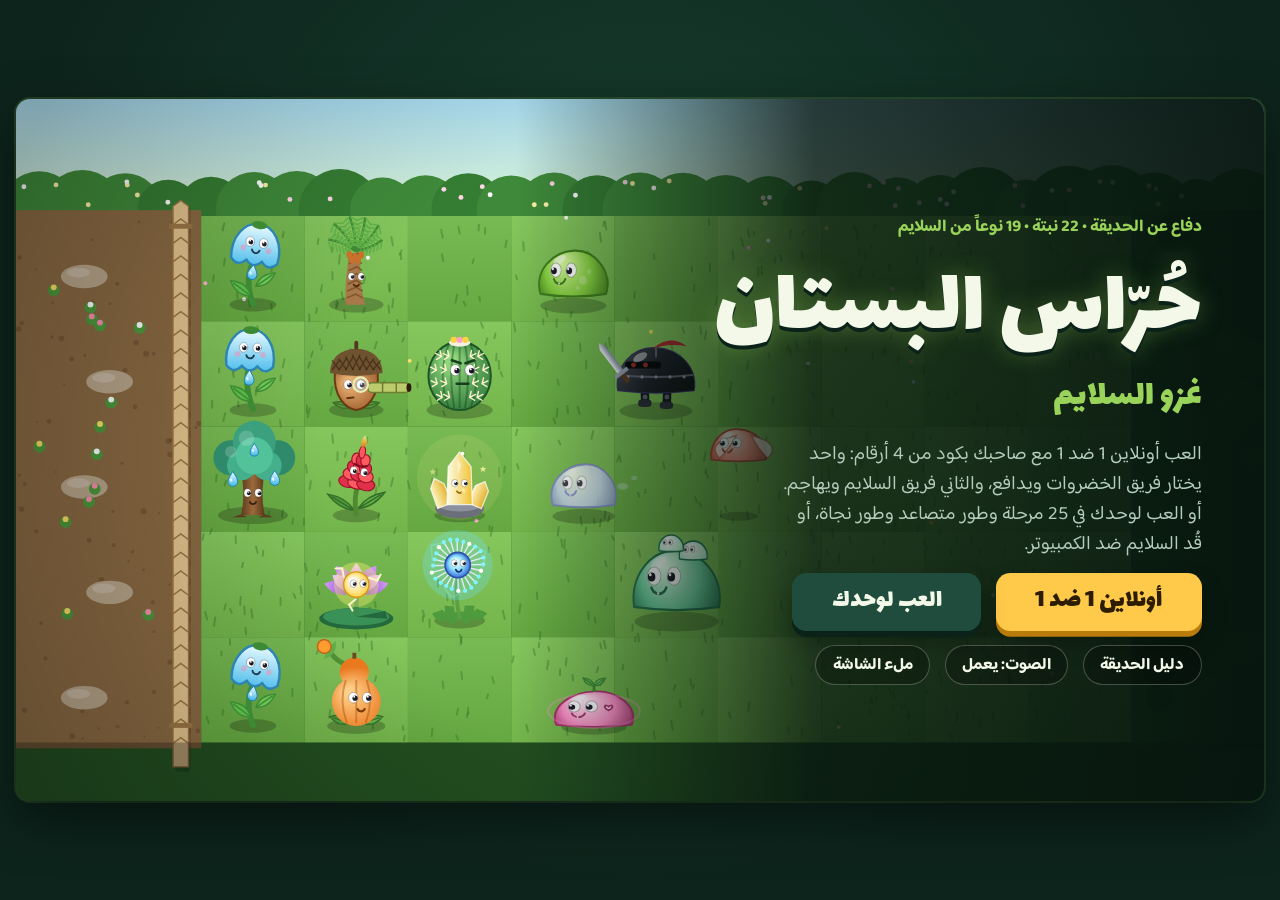
<file: index.html>
<!doctype html>
<html lang="ar" dir="rtl">
<head>
<meta charset="utf-8">
<meta name="viewport" content="width=device-width, initial-scale=1, viewport-fit=cover">
<title>حُرّاس البستان</title>
<meta name="description" content="حُرّاس البستان: غزو السلايم — لعبة دفاع عن البستان بالعربي. أونلاين 1 ضد 1 بكود من 4 أرقام: خضروات ضد سلايم.">
<meta name="theme-color" content="#0b1f17">
<link rel="manifest" href="manifest.webmanifest">
<link rel="icon" type="image/png" sizes="32x32" href="icons/icon-32.png">
<link rel="apple-touch-icon" href="icons/icon-180.png">
<meta name="apple-mobile-web-app-capable" content="yes">
<meta name="mobile-web-app-capable" content="yes">
<meta name="apple-mobile-web-app-title" content="حُرّاس البستان">
<link rel="preconnect" href="https://fonts.googleapis.com">
<link rel="preconnect" href="https://fonts.gstatic.com" crossorigin>
<link rel="stylesheet" href="https://fonts.googleapis.com/css2?family=Baloo+Bhaijaan+2:wght@500;700;800&family=Lalezar&display=swap">
<style>
html,body{margin:0}
[hidden]{display:none!important}
/* Layout: one 16:9 stage centered and letterboxed in the viewport; menus are overlays sized in container units so they scale with the board. */
:root{
  --night:#0d241c;
  --panel:#163a2e;
  --panel-2:#1f4c3c;
  --leaf:#9ad35a;
  --dew:#7fe3ff;
  --amber:#ffc94a;
  --amber-dk:#b97c0c;
  --berry:#ef4f6e;
  --paper:#f3f8e8;
  --muted:#b3cdbd;
  --ink:#2c1c00;
  --display:'Lalezar','Baloo Bhaijaan 2','Segoe UI',Tahoma,sans-serif;
  --body:'Baloo Bhaijaan 2','Segoe UI',Tahoma,sans-serif;
  color-scheme:dark;
}
html,body{height:100%}
body{background:radial-gradient(ellipse at 50% 30%,#173d2e 0%,var(--night) 70%);background-color:var(--night);color:var(--paper);font-family:var(--body);overflow:hidden}
.stage{height:100%;box-sizing:border-box;display:flex;flex-direction:column;align-items:center;justify-content:center;gap:8px;padding-block:10px;padding-left:max(16px,env(safe-area-inset-left,0px));padding-right:max(16px,env(safe-area-inset-right,0px))}
.game{position:relative;width:min(100%,calc((100vh - 20px)*16/9));width:min(100%,calc((100dvh - 20px - env(safe-area-inset-top,0px) - env(safe-area-inset-bottom,0px))*16/9));max-width:100%;aspect-ratio:16/9;container-type:inline-size;border-radius:14px;overflow:hidden;background:#2b5a2f;box-shadow:0 18px 50px rgba(0,0,0,.5),0 0 0 2px rgba(154,211,90,.16);touch-action:none;user-select:none;-webkit-user-select:none;-webkit-tap-highlight-color:transparent}
#cv{position:absolute;inset:0;width:100%;height:100%;display:block}
.ov{position:absolute;inset:0;z-index:5;display:flex;align-items:center;justify-content:center;direction:rtl;font-size:1.45cqw;line-height:1.55;background:rgba(6,20,14,.7);text-align:center}
.ov h1,.ov h2,.ov h3{font-family:var(--display);font-weight:400;margin:0;line-height:1.15;text-wrap:balance}
.ov p{margin:0}
.row{display:flex;gap:1.2cqw;justify-content:center;flex-wrap:wrap}
.col{display:flex;flex-direction:column;gap:1cqw;align-items:stretch;min-width:22cqw}
.btn{font-family:var(--display);font-weight:400;font-size:2.1cqw;line-height:1.2;padding:.45em 1.5em .55em;border:0;border-radius:.55em;background:var(--amber);color:var(--ink);box-shadow:0 .22em 0 var(--amber-dk),0 .45em .9em rgba(0,0,0,.3);cursor:pointer;transition:transform .08s,filter .15s}
.btn:hover{filter:brightness(1.07)}
.btn:active{transform:translateY(.16em);box-shadow:0 .06em 0 var(--amber-dk)}
.btn.ghost{background:var(--panel-2);color:var(--paper);box-shadow:0 .22em 0 #0a2219,0 .45em .9em rgba(0,0,0,.3)}
.btn:disabled{opacity:.45;cursor:not-allowed;filter:grayscale(.6)}
.btn.sm{font-size:1.6cqw}
.chip{font-family:var(--body);font-weight:700;font-size:1.3cqw;padding:.3em 1em;border-radius:99px;border:.12cqw solid rgba(243,248,232,.25);background:rgba(0,0,0,.25);color:var(--paper);cursor:pointer}
.chip:hover{background:rgba(255,255,255,.1)}
button:focus-visible{outline:.22cqw solid var(--dew);outline-offset:.25cqw}
.eyebrow{color:var(--leaf);font-weight:700;font-size:1.35cqw}
.panel{background:linear-gradient(180deg,var(--panel-2),var(--panel));border:.15cqw solid rgba(154,211,90,.3);border-radius:1.4cqw;padding:2.2cqw 3cqw;box-shadow:0 1.2cqw 3cqw rgba(0,0,0,.45);display:flex;flex-direction:column;gap:1.2cqw;align-items:center;max-width:64cqw}
.panel.wide{max-width:92cqw;padding:1.6cqw 2.4cqw;gap:.9cqw}
.panel h2{font-size:3.6cqw}
.panel.wide h2{font-size:3.2cqw}
.panel > p{color:var(--muted);font-size:1.55cqw;max-width:52cqw}
.count{color:var(--amber)!important;font-weight:800}
.ltr{direction:ltr;unicode-bidi:isolate;display:inline-block}

/* title */
.ov-title{justify-content:flex-start;background:linear-gradient(270deg,rgba(6,20,14,.94) 0%,rgba(6,20,14,.8) 36%,rgba(6,20,14,0) 60%)}
.title-block{padding-inline:5cqw;max-width:42cqw;display:flex;flex-direction:column;gap:1.1cqw;text-align:right;align-items:flex-start}
.title-block h1{font-size:7.6cqw;color:var(--paper);text-shadow:0 .35cqw 0 #0a2219,0 0 2cqw rgba(154,211,90,.35)}
.title-block .sub{font-family:var(--display);font-size:3cqw;color:var(--leaf);margin-top:-.8cqw}
.title-block .lead{color:var(--muted);font-size:1.55cqw;max-width:34cqw}
.title-block .row{justify-content:flex-start}

/* map */
.map{width:94cqw;display:flex;flex-direction:column;gap:1.1cqw}
.map-head{display:flex;align-items:center;gap:1.4cqw}
.map-head h2{font-size:3.2cqw;flex:1;text-align:right}
.stars-total{display:flex;align-items:center;gap:.4cqw;font-weight:800;font-size:1.7cqw;color:var(--amber)}
.stars-total .star{width:2cqw;height:2cqw}
.worlds{display:grid;grid-template-columns:repeat(5,minmax(0,1fr));gap:1cqw}
.world{border-radius:1.2cqw;padding:.9cqw;display:flex;flex-direction:column;gap:.6cqw;text-align:right;border:.15cqw solid rgba(255,255,255,.14);box-shadow:inset 0 -3cqw 4cqw rgba(0,0,0,.18);min-width:0}
.w-orchard{background:linear-gradient(160deg,#4c9a3f,#24572a)}
.w-dunes{background:linear-gradient(160deg,#cf9f50,#7a5222)}
.w-cave{background:linear-gradient(160deg,#55468c,#1f1a3b)}
.w-frost{background:linear-gradient(160deg,#6fa9c9,#2c5876)}
.w-eclipse{background:linear-gradient(160deg,#8a4a78,#24133d)}
.world h3{font-size:1.9cqw}
.world .wsub{font-size:1.02cqw;color:rgba(255,255,255,.78);line-height:1.35;min-height:2.8cqw}
.lvls{display:flex;flex-direction:column;gap:.45cqw}
.lvl{font-family:var(--body);background:rgba(0,0,0,.26);border:.13cqw solid rgba(255,255,255,.18);color:var(--paper);border-radius:.8cqw;padding:.3cqw .6cqw;cursor:pointer;text-align:right;display:grid;grid-template-columns:auto minmax(0,1fr) auto;align-items:center;gap:.5cqw;font-size:1.08cqw;line-height:1.3}
.lvl .num{font-family:var(--display);font-size:1.5cqw;line-height:1}
.lvl .nm{white-space:nowrap;overflow:hidden;text-overflow:ellipsis}
.lvl:disabled{opacity:.42;cursor:not-allowed}
.lvl:not(:disabled):hover{background:rgba(255,255,255,.14)}
.lvl.next{border-color:var(--amber);box-shadow:0 0 0 .13cqw var(--amber)}
.lvl .star{width:1.05cqw;height:1.05cqw}
.stars{display:flex;gap:.12cqw}
.star{width:1.35cqw;height:1.35cqw;fill:rgba(255,255,255,.2)}
.star.on{fill:var(--amber)}
.modes{display:grid;grid-template-columns:repeat(3,minmax(0,1fr));gap:1cqw}
.mode{display:flex;align-items:center;gap:1.2cqw;background:rgba(0,0,0,.3);border-radius:1.2cqw;padding:.9cqw 1.4cqw;text-align:right;border:.13cqw solid rgba(255,255,255,.1)}
.mode.hot{border-color:rgba(255,201,74,.55);background:linear-gradient(90deg,rgba(255,201,74,.06),rgba(0,0,0,.3))}
.mode > div:first-child{flex:1;display:flex;flex-direction:column;min-width:0}
.mode strong{font-family:var(--display);font-weight:400;font-size:2cqw}
.mode span{color:var(--muted);font-size:1.12cqw;line-height:1.4}
.mode .btns{display:flex;flex-direction:column;gap:.5cqw;align-items:stretch}

/* intro */
.formula{background:rgba(0,0,0,.28);border-radius:99px;padding:.3cqw 1.4cqw;color:var(--amber);font-weight:700;font-size:1.3cqw}
.news{display:flex;gap:1cqw;justify-content:center;flex-wrap:wrap}
.news:empty{display:none}
.news-item{display:flex;align-items:center;gap:.8cqw;background:rgba(0,0,0,.24);border-radius:1cqw;padding:.6cqw 1.1cqw .6cqw 1.4cqw;text-align:right;max-width:28cqw}
.news-item canvas{width:6.8cqw;height:6.8cqw;flex:none}
.news-item .tag{font-size:1.05cqw;font-weight:800;color:var(--amber)}
.news-item h3{font-size:1.85cqw}
.news-item p{font-size:1.12cqw;color:var(--muted);line-height:1.4}
.loadout{display:flex;flex-direction:column;gap:.5cqw;align-items:center}
.lo-head{display:flex;gap:1cqw;font-weight:700;font-size:1.3cqw;color:var(--paper)}
.lo-head span:last-child{color:var(--amber)}
.pchips{display:flex;flex-wrap:wrap;gap:.5cqw;justify-content:center;max-width:84cqw}
.pchip{width:6.6cqw;padding:.3cqw .2cqw .35cqw;border-radius:.8cqw;background:rgba(0,0,0,.25);border:.16cqw solid transparent;display:flex;flex-direction:column;align-items:center;gap:.1cqw;cursor:pointer;color:var(--paper);font-family:var(--body);font-weight:700;font-size:.9cqw;line-height:1.15}
.pchip img{width:4.4cqw;height:4.1cqw}
.pchip[aria-pressed="true"]{border-color:var(--amber);background:rgba(255,201,74,.16)}
.pchip[aria-pressed="false"]{opacity:.55}
.pchip[aria-pressed="false"] img{filter:grayscale(.8)}
.tip{color:var(--muted);max-width:64cqw;font-size:1.4cqw}

/* end */
.bigstars{display:flex;gap:.8cqw;justify-content:center}
.bigstars:empty{display:none}
.bigstars .star{width:6cqw;height:6cqw}
.bigstars .star.on{animation:pop .5s cubic-bezier(.3,1.6,.5,1) both}
.bigstars .star:nth-child(2){animation-delay:.15s}
.bigstars .star:nth-child(3){animation-delay:.3s}
@keyframes pop{from{transform:scale(0) rotate(-40deg)}to{transform:none}}

/* guide */
.guide{width:90cqw;height:50cqw;display:flex;flex-direction:column;gap:1.2cqw}
.tabs{display:flex;gap:.6cqw}
.tab{font-family:var(--body);font-weight:700;font-size:1.4cqw;padding:.3em 1.2em;border-radius:99px;border:0;background:rgba(0,0,0,.3);color:var(--paper);cursor:pointer}
.tab[aria-selected="true"]{background:var(--amber);color:var(--ink)}
.glist{flex:1;min-height:0;overflow:auto;display:grid;grid-template-columns:repeat(4,minmax(0,1fr));gap:1cqw;padding:.3cqw;align-content:start}
.gitem{background:linear-gradient(180deg,rgba(255,255,255,.08),rgba(0,0,0,.18));border:.1cqw solid rgba(255,255,255,.12);border-radius:1.1cqw;padding:1cqw;display:flex;flex-direction:column;align-items:center;gap:.25cqw}
.gitem canvas{width:9cqw;height:9cqw}
.gitem h3{font-size:1.9cqw}
.gitem .stat{font-size:1.15cqw;color:var(--amber);font-weight:700}
.gitem p{font-size:1.2cqw;color:var(--muted);line-height:1.45}
.gitem.locked h3{color:var(--muted)}
.online{min-width:72cqw}
.onbody{display:flex;flex-direction:column;gap:.9cqw;align-items:center;width:100%}
.teams{display:grid;grid-template-columns:1fr 1fr;gap:1.2cqw;width:100%}
.team{display:flex;flex-direction:column;align-items:center;gap:.3cqw;padding:1.1cqw;border-radius:1.2cqw;border:.18cqw solid rgba(255,255,255,.16);cursor:pointer;color:var(--paper);font-family:var(--body);font-size:1.25cqw;line-height:1.35}
.team img{width:7cqw;height:6.6cqw}
.team strong{font-family:var(--display);font-weight:400;font-size:2.3cqw}
.t-plants{background:linear-gradient(160deg,#3f8c3a,#1f4e26)}
.t-slime{background:linear-gradient(160deg,#6a3fa0,#2a1648)}
.team:hover{filter:brightness(1.1)}
.rules{color:var(--muted);font-size:1.25cqw;max-width:72cqw;line-height:1.5}
.rules.small{font-size:1.1cqw}
.lteams{display:grid;grid-template-columns:1fr 1fr;gap:1cqw;width:100%;margin:.4cqw 0}
.lteam{border-radius:1.2cqw;padding:.7cqw .8cqw;display:flex;flex-direction:column;align-items:center;gap:.35cqw;border:.15cqw solid rgba(255,255,255,.16);min-width:0}
.lteam strong{font-family:var(--display);font-weight:400;font-size:1.9cqw;line-height:1.1}
.lteam > span{font-weight:800;color:var(--amber);font-size:1.2cqw}
.pchips.mini{gap:.3cqw;max-width:100%}
.pchips.mini .pchip{width:4.5cqw;font-size:.7cqw;padding:.2cqw .1cqw}
.pchips.mini .pchip img{width:3.1cqw;height:2.9cqw}
.pchips.mini .pchip .cost{font-size:.68cqw}
.joinrow{display:flex;gap:.8cqw;justify-content:center;align-items:center}
.joinrow input{font:inherit;font-size:1.8cqw;font-weight:800;width:12cqw;text-align:center;padding:.3cqw .8cqw;border-radius:.8cqw;border:.15cqw solid rgba(255,255,255,.3);background:rgba(0,0,0,.3);color:var(--paper);letter-spacing:.2em}
.joinrow input:focus-visible{outline:.22cqw solid var(--dew)}
.namerow label{font-weight:800;color:var(--muted);font-size:1.3cqw}
.namerow input{width:18cqw;font-size:1.5cqw;letter-spacing:0}
.diffs{display:flex;gap:.6cqw;justify-content:center;flex-wrap:wrap}
.diffs .chip[aria-pressed="true"]{background:var(--amber);color:var(--ink);border-color:var(--amber)}
.openlist{display:flex;flex-direction:column;gap:.5cqw;max-height:10cqw;overflow:auto;width:100%;align-items:stretch}
.openitem{font-family:var(--body);font-weight:700;font-size:1.2cqw;padding:.5cqw 1cqw;border-radius:.8cqw;border:.12cqw solid rgba(255,201,74,.45);background:rgba(255,201,74,.1);color:var(--paper);cursor:pointer;text-align:right}
.openitem:hover{background:rgba(255,201,74,.2)}
.bigcode{font-family:var(--display);font-size:6cqw;letter-spacing:.15em;direction:ltr;color:var(--amber);margin:0;line-height:1.1;user-select:text;-webkit-user-select:text}
.opp{color:var(--amber);font-weight:800;font-size:1.3cqw;margin:0}
.pchip .cost{color:var(--amber);font-size:.85cqw}
.gnote{grid-column:1/-1;margin:0;background:rgba(255,201,74,.12);border:.1cqw solid rgba(255,201,74,.45);border-radius:1cqw;padding:.6cqw 1.2cqw;color:var(--paper);font-size:1.3cqw;text-align:center}

.mobile #bFull{display:none}
a.chip{text-decoration:none;display:inline-block}
.rotate-hint{display:none;margin:0;font-size:14px;color:var(--muted);text-align:center;direction:rtl}
@media (orientation:portrait) and (max-width:700px){.rotate-hint{display:block}}
@media (prefers-reduced-motion:reduce){.bigstars .star.on{animation:none}.btn{transition:none}}

/* ---------- phone version (mobile.html adds .mobile on <html>) ---------- */
.mobile,.mobile body{height:var(--app-h,100%);overflow:hidden}
.mobile .stage{height:var(--app-h,100%);padding:0;gap:0;padding-left:env(safe-area-inset-left,0px);padding-right:env(safe-area-inset-right,0px)}
.mobile .game{width:min(100%,calc(var(--app-h,100vh)*16/9));max-height:var(--app-h,100vh);border-radius:0;box-shadow:none}
.mobile .ov{overflow-y:auto;overscroll-behavior:contain;align-items:flex-start;justify-content:flex-start;padding:1.2cqw 0}
.mobile .ov>*{margin:auto}
.mobile .ov>.panel{zoom:1.3;max-width:calc(97cqw/1.3)!important;box-sizing:border-box}
.mobile .ov>.map{zoom:1.22;width:calc(97cqw/1.22)}
.mobile .ov-title{align-items:center;padding:0}
.mobile .ov-title>.title-block{zoom:1.22;margin:auto 0;max-width:calc(46cqw/1.22)}
.mobile .world .wsub,.mobile .mode span{font-size:1.15cqw}
.mobile .lvl{padding:.45cqw .6cqw}
.mobile .pchips{max-width:100%}
.mobile .rotate-hint{display:none}
.mobile.rot .stage{position:fixed;top:0;left:0;width:var(--app-w);transform:rotate(90deg) translateY(-100%);transform-origin:top left}
.mobile .panel>.row:last-child,.mobile #onBtns{position:sticky;bottom:-1.2cqw;z-index:3;padding:.8cqw 0 .6cqw;margin-top:-.4cqw;width:100%;justify-content:center;background:linear-gradient(180deg,rgba(22,58,46,0),var(--panel) 40%)}
.mobile .pchips.mini .pchip{width:5.4cqw;font-size:.8cqw}

@keyframes turnphone{0%,25%{transform:rotate(0)}60%,100%{transform:rotate(-90deg)}}

</style>
</head>
<body>
<div class="stage">
  <div class="game" id="game">
    <canvas id="cv" dir="rtl" aria-label="ساحة اللعب"></canvas>

    <section class="ov ov-title" id="ovTitle">
      <div class="title-block">
        <p class="eyebrow">دفاع عن الحديقة • 22 نبتة • 19 نوعاً من السلايم</p>
        <h1>حُرّاس البستان</h1>
        <p class="sub">غزو السلايم</p>
        <p class="lead">العب أونلاين 1 ضد 1 مع صاحبك بكود من 4 أرقام: واحد يختار فريق الخضروات ويدافع، والثاني فريق السلايم ويهاجم. أو العب لوحدك في 25 مرحلة وطور متصاعد وطور نجاة، أو قُد السلايم ضد الكمبيوتر.</p>
        <div class="row"><button class="btn" id="bOnline1">أونلاين 1 ضد 1</button><button class="btn ghost" id="bPlay">العب لوحدك</button></div>
        <div class="row"><button class="chip" id="bGuide">دليل الحديقة</button><button class="chip" id="bSound">الصوت: يعمل</button><button class="chip" id="bFull">ملء الشاشة</button><a class="chip" id="bMobile" href="mobile" hidden>نسخة الجوال</a></div>
      </div>
    </section>

    <section class="ov" id="ovMap" hidden>
      <div class="map">
        <header class="map-head"><h2>خريطة العوالم</h2><span class="stars-total" id="starTotal"></span><button class="chip" id="bMapBack">رجوع</button></header>
        <div class="worlds" id="worlds"></div>
        <div class="modes"><div class="mode hot" id="ascBox"></div><div class="mode" id="endlessBox"></div><div class="mode hot" id="onlineBox"></div></div>
      </div>
    </section>

    <section class="ov" id="ovIntro" hidden>
      <div class="panel wide">
        <p class="eyebrow" id="inLvl"></p>
        <h2 id="inName"></h2>
        <p class="formula" id="inFormula" hidden></p>
        <div class="news" id="inNews"></div>
        <div class="loadout" id="inLoad" hidden>
          <p class="lo-head"><span>اختر نباتاتك لهذه المرحلة (8 كحد أقصى)</span><span id="inLoadCount"></span></p>
          <div class="pchips" id="inChips"></div>
        </div>
        <p class="tip" id="inTip"></p>
        <div class="row"><button class="btn" id="bInGo">ابدأ</button><button class="btn ghost" id="bInBack">الخريطة</button></div>
      </div>
    </section>

    <section class="ov" id="ovPause" hidden>
      <div class="panel">
        <h2>استراحة</h2>
        <div class="col">
          <button class="btn" id="bResume">متابعة</button>
          <button class="btn ghost" id="bRestart">إعادة المرحلة</button>
          <button class="btn ghost" id="bQuit">الخريطة</button>
          <button class="chip" id="bSound2">الصوت: يعمل</button>
        </div>
      </div>
    </section>

    <section class="ov" id="ovEnd" hidden>
      <div class="panel">
        <h2 id="endTitle"></h2>
        <div class="bigstars" id="endStars"></div>
        <p id="endText"></p>
        <p class="count" id="endCount" hidden></p>
        <div class="row" id="endBtns"></div>
      </div>
    </section>

    <section class="ov" id="ovOnline" hidden>
      <div class="panel wide online">
        <p class="eyebrow" id="onEyebrow">اللعب أونلاين</p>
        <h2 id="onTitle">فريق الخضروات ضد فريق السلايم</h2>
        <div class="onbody" id="onBody"></div>
        <div class="row" id="onBtns"></div>
      </div>
    </section>

    <section class="ov" id="ovGuide" hidden>
      <div class="guide">
        <header class="map-head">
          <h2>دليل الحديقة</h2>
          <div class="tabs" role="tablist"><button class="tab" id="tabP" role="tab" aria-selected="true">النباتات</button><button class="tab" id="tabS" role="tab" aria-selected="false">السلايم</button></div>
          <button class="chip" id="bGuideBack">رجوع</button>
        </header>
        <div class="glist" id="glist"></div>
      </div>
    </section>
  </div>
  <p class="rotate-hint">أدر الجوال بالعرض عشان تلعب</p>
</div>
<script src="firebase-config.js"></script>
<script>
(()=>{'use strict';
// ================= constants =================
const W=1280,H=720,GX=190,GY=120,TW=106,TH=108,ROWS=5,COLS=9,GR=GX+COLS*TW,GB=GY+ROWS*TH;
const TAU=Math.PI*2;
const rowY=r=>GY+r*TH+TH/2, colX=c=>GX+c*TW+TW/2, baseY=r=>rowY(r)+36;
const rand=(a,b)=>a+Math.random()*(b-a), clamp=(v,a,b)=>v<a?a:v>b?b:v, lerp=(a,b,t)=>a+(b-a)*t;
// Phone version: small canvas labels are drawn bigger so they stay readable on a ~600px wide screen.
const MOB=!!window.HURRAS_MOBILE,MOBF=s=>MOB&&s<22?Math.min(22,s+6):s;
const F_UI='"Baloo Bhaijaan 2","Segoe UI",Tahoma,sans-serif', F_DISP='Lalezar,"Baloo Bhaijaan 2","Segoe UI",Tahoma,sans-serif';
const REDUCED=!!(window.matchMedia&&matchMedia('(prefers-reduced-motion: reduce)').matches);
function mulberry(a){return function(){a|=0;a=a+0x6D2B79F5|0;let t=Math.imul(a^a>>>15,1|a);t=t+Math.imul(t^t>>>7,61|t)^t;return((t^t>>>14)>>>0)/4294967296;};}

// ================= save =================
const SAVE_KEY='hurras-albustan-v1';
const save={stars:{},best:0,muted:false,v:2,loadout:[],asc:{level:1,score:0,bestLevel:0,bestScore:0},surv:{best:0,bestDanger:0}};
try{const s=JSON.parse(localStorage.getItem(SAVE_KEY)||'null');if(s&&typeof s==='object'){
  if(s.v!==2&&s.stars&&typeof s.stars==='object'){const ns={};for(const k in s.stars){const i=+k;if(i>=0&&i<12)ns[Math.floor(i/4)*5+i%4]=s.stars[k];}s.stars=ns;s.v=2;}
  Object.assign(save,s);if(!save.stars||typeof save.stars!=='object')save.stars={};if(!Array.isArray(save.loadout))save.loadout=[];
  save.asc=Object.assign({level:1,score:0,bestLevel:0,bestScore:0},save.asc||{});save.surv=Object.assign({best:0,bestDanger:0},save.surv||{});}}catch(e){}
function persist(){try{localStorage.setItem(SAVE_KEY,JSON.stringify(save));}catch(e){}}

// ================= definitions =================
const PLANTS={
  dew:   {name:'زهرة الندى',   cost:50, cd:7.5, hp:300,  desc:'تنتج قطرة ندى كل 18 ثانية تقريباً. ازرعها مبكراً لتبني اقتصادك.'},
  pine:  {name:'كوز الصنوبر',  cost:100,cd:7.5, hp:300,  desc:'يطلق بذور الصنوبر على أول سلايم في ممره. مدافعك الأساسي.'},
  oak:   {name:'جذع البلوط',   cost:50, cd:25,  hp:4000, desc:'جذع صلب يتحمل كثيراً. ضعه أمام المدافعين ليكسب لهم الوقت.'},
  bomb:  {name:'رمانة متفجرة', cost:150,cd:35,  hp:99999,desc:'تنفجر بعد ثانية وتدمّر السلايم في مساحة 3×3 حولها.'},
  frost: {name:'سرخس الصقيع',  cost:175,cd:7.5, hp:300,  desc:'تطلق شظايا جليد تبطّئ السلايم إلى النصف أربع ثوانٍ.'},
  thorn: {name:'صبّار الأشواك', cost:125,cd:20,  hp:1800, desc:'جدار شائك يتحمل كثيراً ويجرح كل سلايم يحاول أكله.'},
  lotus: {name:'زهرة البرق',   cost:200,cd:10,  hp:300,  desc:'صاعقة تقفز بين ثلاثة سلايمات في ممرها والممرين المجاورين.'},
  storm: {name:'هندباء الرعد', cost:225,cd:10,  hp:300,  desc:'كرة زغب مشحونة تصعق أقرب 3 سلايمات لها في وقت واحد، من أي ممر.'},
  gourd: {name:'قرعة المنجنيق',cost:250,cd:10,  hp:300,  desc:'تقذف قرعة من فوق العوائق تنفجر وتصيب كل ما حولها.'},
  burr:  {name:'قنفذ الكستناء',cost:150,cd:10,  hp:600,  desc:'يدور بأشواكه فيضرب كل سلايم يقترب منه من الأمام أو الخلف. ضرر عالٍ ومدى قصير.'},
  torch: {name:'زهرة الشعلة',  cost:175,cd:10,  hp:300,  desc:'تنفث لهباً يحرق السلايم في ممرها والممرين المجاورين لمسافة مربعين. الحممي لا يحترق، والجليد يذوب أسرع.'},
  honey: {name:'قاذف العسل',   cost:150,cd:7.5, hp:300,  desc:'يقذف العسل من فوق العوائق، وأحياناً يلصق السلايم في مكانه لحظات.'},
  spring:{name:'فطر الزنبرك',  cost:100,cd:15,  hp:300,  desc:'يقذف أول سلايم يلمسه مسافة مربعين ونصف إلى الخلف، ثم يعيد الشحن 8 ثوانٍ.'},
  fberry:{name:'توت الصقيع',   cost:125,cd:30,  hp:99999,desc:'ينفجر بعد لحظة فيجمّد كل سلايم في ممره ست ثوانٍ، حتى الطائر.'},
  prism: {name:'زهرة المنشور', cost:250,cd:10,  hp:300,  desc:'تطلق شعاعاً ملوّناً يخترق الممر كله ويصيب كل سلايم أرضي فيه، حتى من وراء القوقعة.'},
  palm:  {name:'نخلة السعف',   cost:175,cd:10,  hp:300,  desc:'ترمي سعفة دوّارة تقطع خمسة مربعات وترجع، فتصيب كل سلايم في طريقها مرتين، حتى الطائر.'},
  balm:  {name:'زهرة البلسم',  cost:125,cd:15,  hp:300,  desc:'تعالج النباتات في مساحة 3×3 حولها كل ثانية.'},
  moss:  {name:'طحلب دبق',     cost:75, cd:15,  hp:Infinity,trap:true,desc:'سجادة لزجة يبطؤ فوقها السلايم ولا يستطيع أكلها. الحِمَمي يحرقها.'},
  snare: {name:'كرمة الشَّرَك', cost:100,cd:12,  hp:Infinity,trap:true,desc:'فخ أرضي يمسك أول سلايم يمر فوقه ثلاث ثوانٍ ويجرحه، ثم يعيد التحميل.'},
  glow:  {name:'بلّورة الضوء', cost:150,cd:15,  hp:300,  desc:'تسرّع إطلاق النباتات المهاجمة حولها في مساحة 3×3 بنسبة 40%.'},
  sniper:{name:'قنّاص البلوط', cost:300,cd:15,  hp:300,  desc:'يطلق بلّوطة قوية كل 4 ثوانٍ على أقوى سلايم في الساحة، في أي ممر.'},
  tree:  {name:'شجرة الندى',   cost:150,cd:15,  hp:400,  desc:'تنتج قطرتي ندى معاً كل 20 ثانية. أغلى من زهرة الندى لكنها أقوى إنتاجاً.'},
};
const PLANT_ORDER=['dew','tree','pine','frost','palm','prism','lotus','storm','sniper','gourd','honey','torch','burr','oak','thorn','spring','moss','snare','bomb','fberry','balm','glow'];
const SLIMES={
  basic:   {name:'سلايم أخضر', hp:140,speed:17,dps:40,r:34,cost:1,  hop:.95,c:['#d6fa9a','#86d13f','#3f7d1c'],desc:'يقفز ببطء ويذيب أي نبتة في طريقه.'},
  fast:    {name:'سلايم سريع', hp:80, speed:34,dps:30,r:26,cost:1.5,hop:.55,c:['#c9f8ff','#4fcbe0','#1f7f94'],desc:'صغير وخفيف وسريع جداً. لا تدعه يتسلل.'},
  rock:    {name:'سلايم صخري', hp:140,shell:380,speed:13,dps:50,r:38,cost:3,hop:1.05,c:['#d6f2a0','#8cc653','#4a7a26'],desc:'يحمل خوذة من الصخر تمتص الضربات قبل أن تنكسر.'},
  mother:  {name:'سلايم الحاضنة',hp:420,speed:11,dps:40,r:44,cost:4,hop:1.15,c:['#e6ffe9','#6fd3a0','#24704d'],desc:'بطيئة وقوية، وتضع سلايماً صغيراً خلفها كل 6 ثوانٍ.'},
  split:   {name:'سلايم منقسم',hp:260,speed:15,dps:45,r:40,cost:3,  hop:1.0,c:['#efdcff','#b47be6','#5f2f99'],desc:'عند هزيمته ينقسم إلى سلايمين صغيرين في الممرين المجاورين.'},
  mini:    {name:'سلايم صغير', hp:70, speed:26,dps:25,r:22,cost:99, hop:.6, c:['#f4e6ff','#c89af0','#7346a8'],desc:'نتاج الانقسام والحاضنة. ضعيف لكنه سريع.'},
  jump:    {name:'سلايم نطّاط',hp:170,speed:20,dps:40,r:32,cost:2,  hop:.85,c:['#ffe3b0','#ffa43a','#b85a12'],desc:'يقفز فوق أول نبتة يصادفها، مرة واحدة فقط.'},
  volatile:{name:'سلايم متفجّر',hp:150,speed:22,dps:0,r:30,cost:2.5,hop:.75,c:['#fff6b8','#ffcf33','#a67800'],desc:'ينفجر عندما يلمس نبتة فيدمّرها هي ومن حولها. اقضِ عليه قبل أن يصل.'},
  magma:   {name:'سلايم حِمَمي',hp:320,speed:18,dps:90,r:36,cost:4, hop:.9, c:['#ffd98a','#ff5a32','#8a1c0e'],noSlow:true,desc:'لا يتباطأ، ويذيب النباتات بسرعة مضاعفة، ويحرق الطحلب الدبق.'},
  ghost:   {name:'سلايم شبحي',hp:200,speed:19,dps:35,r:32,cost:2.5,hop:.9,c:['#ffffff','#d3dcff','#7b86c2'],desc:'يتلاشى ثانيتين كل بضع ثوانٍ فلا تصيبه البذور ولا البرق ولا القرع.'},
  shell:   {name:'سلايم القوقعة',hp:180,guard:320,speed:14,dps:40,r:36,cost:2.5,hop:1.0,c:['#e3ecff','#8fa8e8','#3f4f9a'],desc:'يحمل قوقعة أمامه تصدّ البذور والشظايا والسعف. القرع والعسل والبرق والشعاع تصيبه مباشرة.'},
  winged:  {name:'سلايم مجنّح',hp:110,speed:22,dps:0,r:26,cost:2,hop:.6,fly:true,c:['#ffe9e4','#ff8f7a','#b04a3a'],desc:'يطير فوق النباتات ولا تصيبه البذور ولا القذائف. البرق والقنّاص والسعف والانفجارات تسقطه.'},
  spitter: {name:'سلايم البصّاق',hp:220,speed:15,dps:30,r:34,cost:3,hop:1.0,ranged:true,c:['#d8fff6','#2fb39a','#105e50'],desc:'يتوقف قبل نباتاتك بمسافة ويبصق على أقرب نبتة كتلاً لزجة من بعيد.'},
  warrior: {name:'محارب السلايم',hp:300,armor:520,speed:13,dps:70,r:36,cost:5,hop:.8,walk:true,c:['#efe6ff','#8f7ad6','#3a2f6b'],desc:'يمشي على رجلين بدرع أسود ثقيل يمتص كل الضربات، ويضرب النباتات بسيفه بقوة. الكهرباء تخترق الدرع بقوة مضاعفة ونصف.'},
  titan:   {name:'عملاق الهراوة',hp:7500,speed:6,dps:0,r:118,cost:99,hop:0,c:['#e2e8f0','#7d8ca8','#2f3a52'],desc:'زعيم ضخم يحمل هراوة عملاقة يهوي بها على النباتات أمامه فيسحقها في ثلاثة ممرات. إذا غضب صار أسرع واستدعى محاربيه.'},
  king:    {name:'ملك السلايم',hp:5200,speed:7,dps:0,r:78,cost:99,  hop:0,  c:['#ecffb8','#7fd04f','#2f6a17'],desc:'زعيم الكهف. ضخم، يسحق النباتات، ويستدعي أتباعه باستمرار.'},
  ice:     {name:'سلايم الجليد',hp:300,speed:15,dps:30,r:36,cost:3,  hop:1.0,c:['#f4ffff','#9fe6ff','#2f8fb8'],noSlow:true,desc:'لا يتباطأ، ويجمّد النباتات القريبة منه في ممره فتتوقف عن العمل.'},
  healer:  {name:'سلايم المداوي',hp:220,speed:16,dps:30,r:32,cost:3,hop:.95,c:['#ffe8f4','#ff8fc8','#a8336f'],desc:'يعالج السلايمات القريبة منه باستمرار. اجعله هدفك الأول.'},
  lord:    {name:'سيّد الكسوف',hp:8000,speed:6,dps:0,r:84,cost:99,  hop:0,  c:['#e6dcff','#6a4ac8','#23104f'],desc:'الزعيم الأخير. يسحق النباتات، ويقذف كتل الظلام على مدافعيك، ويستدعي الأشباح.'},
};
const SLIME_ORDER=['basic','fast','rock','mother','split','mini','jump','shell','volatile','magma','winged','ghost','king','ice','healer','spitter','warrior','titan','lord'];
const SKILLS={
  root:{name:'ضربة الجذور',short:'جذور',cd:40,desc:'اختر ممراً فتنبثق الجذور وتضرب كل سلايم فيه وتشلّه لحظة.'},
  gust:{name:'نسيم الربيع',short:'نسيم',cd:55,desc:'يدفع كل السلايم إلى الخلف ويوقفه لحظة.'},
};
const WORLDS=[
  {name:'البستان الأخضر',theme:'orchard',sky:9, sub:'الندى يتساقط من السماء'},
  {name:'كثبان الذهب',  theme:'dunes',  sky:12,sub:'صخور تمنع الزراعة في بعض المربعات'},
  {name:'كهف البلّور',  theme:'cave',   sky:0, sub:'لا ندى من السماء هنا'},
  {name:'القمة الثلجية',theme:'frost',  sky:11,sub:'ممران جليديان ينزلق فيهما السلايم أسرع',ice:[1,3]},
  {name:'حديقة الكسوف', theme:'eclipse',sky:14,sub:'كسوف كل 40 ثانية يبطّئ نباتاتك المهاجمة',eclipse:true},
];
const LEVELS=[
  {w:0,name:'أول نبتة',        waves:6, pool:{basic:1},b:[1,.5],hp:1,dew:150,flags:[5],tut:true,first:26},
  {w:0,name:'الزوار السريعون', waves:8, pool:{basic:3,fast:1},b:[1.4,.62],hp:1,dew:150,flags:[4,7]},
  {w:0,name:'خوذة الصخر',      waves:10,pool:{basic:3,fast:1,rock:1.2},b:[1.7,.72],hp:1,dew:150,flags:[4,9]},
  {w:0,name:'حصار البستان',    waves:12,pool:{basic:3,fast:2,rock:2},b:[2.1,.82],hp:1.05,dew:150,flags:[5,11]},
  {w:0,name:'ليلة الحاضنة',    waves:12,pool:{basic:3,fast:2,rock:1.5,mother:1},b:[2.2,.85],hp:1.05,dew:150,flags:[5,11]},
  {w:1,name:'سراب الرمال',     waves:10,pool:{basic:3,fast:1,rock:1,split:2},b:[2.1,.85],hp:1.08,dew:150,flags:[4,9],blocked:[[1,6],[3,4]]},
  {w:1,name:'قفزة الكثبان',    waves:12,pool:{basic:2,fast:2,rock:1,split:1,jump:2.5},b:[2.3,.9],hp:1.1,dew:150,flags:[5,11],blocked:[[0,5],[2,7],[4,3]]},
  {w:1,name:'عاصفة رملية',     waves:14,pool:{shell:1.2,basic:2,fast:3,rock:1.5,split:1.5,jump:1.5,mother:.8},b:[2.5,.95],hp:1.1,dew:175,flags:[6,13],blocked:[[1,3],[3,6],[2,1]]},
  {w:1,name:'رمال متفجّرة',    waves:14,pool:{shell:1,basic:2,fast:2,rock:1,split:1,jump:1.5,volatile:2},b:[2.6,1],hp:1.12,dew:175,flags:[6,13],blocked:[[0,2],[4,6],[2,4]]},
  {w:1,name:'واحة الخطر',      waves:16,pool:{shell:1,basic:2,fast:2,rock:2,split:2,jump:2,volatile:1,mother:1},b:[2.8,1.02],hp:1.15,dew:175,flags:[5,10,15],blocked:[[0,6],[2,2],[4,5]]},
  {w:2,name:'العتمة البلّورية',waves:12,pool:{basic:2,fast:2,rock:1,split:1,jump:1,magma:1.5},b:[2.8,.95],hp:1.15,dew:300,flags:[5,11]},
  {w:2,name:'أنهار الحمم',     waves:14,pool:{winged:1.5,basic:2,fast:1.5,rock:1.5,split:1,jump:1,magma:2.5,volatile:1},b:[3,1.05],hp:1.18,dew:300,flags:[6,13]},
  {w:2,name:'أشباح الكهف',     waves:14,pool:{winged:1,basic:2,fast:1.5,rock:1.5,split:1,magma:1,ghost:2.5},b:[3,1.05],hp:1.2,dew:300,flags:[6,13]},
  {w:2,name:'قلب الكهف',       waves:16,pool:{shell:1,winged:1,basic:2,fast:2,rock:2,split:1.5,jump:1.5,magma:2,ghost:1.5,mother:1},b:[3.2,1.1],hp:1.22,dew:325,flags:[5,10,15]},
  {w:2,name:'عرش الملك',       waves:12,pool:{winged:1,basic:2,fast:2,rock:2,split:1.5,jump:1.5,magma:2,ghost:1},b:[3.2,1.05],hp:1.22,dew:350,flags:[5,11],boss:'king'},
  {w:3,name:'المنحدر الجليدي', waves:12,pool:{shell:1,basic:2,fast:2,rock:1.5,ice:2},b:[3,1],hp:1.25,dew:175,flags:[5,11]},
  {w:3,name:'دفء المداوي',     waves:14,pool:{basic:2,fast:2,rock:1.5,ice:1.5,healer:1.5,split:1},b:[3.1,1.05],hp:1.28,dew:175,flags:[6,13]},
  {w:3,name:'انهيار ثلجي',     waves:14,pool:{spitter:1.5,basic:2,fast:2,jump:1.5,volatile:1.5,ice:1.5,healer:1},b:[3.2,1.08],hp:1.3,dew:175,flags:[6,13]},
  {w:3,name:'قمة العواصف',     waves:16,pool:{warrior:1,spitter:1,winged:1,basic:2,fast:2,rock:2,ice:2,healer:1.5,mother:1,magma:1},b:[3.4,1.1],hp:1.32,dew:200,flags:[5,10,15]},
  {w:3,name:'الجليد الأبدي',   waves:18,pool:{warrior:.8,shell:1,winged:1,spitter:1,basic:2,fast:2,rock:2,split:1,jump:1,ice:2,healer:1.5,volatile:1,ghost:1},b:[3.5,1.12],hp:1.35,dew:200,flags:[5,11,17],boss:'titan'},
  {w:4,name:'الشفق',           waves:12,pool:{winged:1,basic:2,fast:2,rock:1.5,ghost:2,healer:1},b:[3.3,1.08],hp:1.38,dew:200,flags:[5,11]},
  {w:4,name:'ظلال طويلة',      waves:14,pool:{warrior:1,shell:1,spitter:1,basic:2,fast:2,rock:1.5,ghost:2,volatile:1.5,mother:1},b:[3.5,1.12],hp:1.4,dew:200,flags:[6,13]},
  {w:4,name:'الكسوف الكامل',   waves:16,pool:{warrior:1,winged:1,spitter:1,basic:2,fast:2,rock:2,ghost:1.5,ice:1.5,healer:1.5,magma:1.5},b:[3.7,1.15],hp:1.45,dew:225,flags:[5,10,15]},
  {w:4,name:'الفوضى',          waves:18,pool:{warrior:1.2,shell:1,winged:1,spitter:1,basic:2,fast:2,rock:2,split:1.5,jump:1.5,mother:1,volatile:1.5,magma:1.5,ghost:1.5,ice:1.5,healer:1.5},b:[3.8,1.18],hp:1.5,dew:225,flags:[5,11,17]},
  {w:4,name:'سيّد الكسوف',     waves:14,pool:{warrior:1,shell:1,winged:1,spitter:1,basic:2,fast:2,rock:2,split:1,jump:1,mother:1,volatile:1,magma:1.5,ghost:1.5,ice:1,healer:1},b:[3.8,1.12],hp:1.5,dew:250,flags:[6,13],boss:'lord'},
];
const LAST_LEVEL=LEVELS.length-1;
const UNLOCK_PLANT={0:'oak',1:'bomb',2:'frost',3:'thorn',4:'lotus',5:'gourd',6:'balm',8:'moss',9:'snare',10:'glow',12:'sniper',15:'tree'};
const UNLOCK_SKILL={1:'root',7:'gust'};
const NEW_ENEMY={0:'basic',1:'fast',2:'rock',4:'mother',5:'split',6:'jump',7:'shell',8:'volatile',10:'magma',11:'winged',12:'ghost',14:'king',15:'ice',16:'healer',17:'spitter',18:'warrior',19:'titan',24:'lord'};
const TIPS=[
  'ازرع زهور الندى في العمود الأول خلف المدافعين، ثم ضع كوز الصنوبر أمامها.',
  'السلايم السريع يصل بسرعة. ضع مدافعاً في كل ممر مبكراً، وجرّب تزرع كوز صنوبر فوق كوز صنوبر لتدمجهما وتضاعف قوته.',
  'الخوذة الصخرية تمتص ضربات كثيرة. جذع البلوط يكسب لمدافعيك الوقت.',
  'الموجات الكبيرة تأتي مع تحذير. احتفظ بالرمانة المتفجرة لها.',
  'الحاضنة تضع صغاراً خلفها باستمرار. ركّز النيران عليها قبل أن تملأ الممر.',
  'الصخور تمنع الزراعة في بعض المربعات، والمنقسم يرسل صغاره إلى الممرات المجاورة.',
  'النطّاط يقفز فوق أول نبتة. ضع أمامه نبتة رخيصة لتستهلك قفزته.',
  'سلايم القوقعة يصدّ البذور والشظايا من الأمام. القرع والعسل والبرق والشعاع تتجاوز قوقعته.',
  'المتفجّر يدمّر النباتات عند لمسها. القرعة والبرق يقتلانه قبل أن يقترب.',
  'آخر مراحل الصحراء: استخدم نسيم الربيع عندما يزدحم الممر.',
  'لا يتساقط ندى في الكهف، لكنك تبدأ بندى أكثر. اعتمد على زهور الندى.',
  'المجنّح يطير فوق كل شيء ولا تصيبه البذور. جهّز البرق أو هندباء الرعد أو نخلة السعف أو القنّاص.',
  'الشبح يتلاشى ثانيتين ثم يعود. كرمة الشَّرَك والرمانة تصيبانه دائماً.',
  'بلّورة الضوء تسرّع المدافعين حولها. ضعها وسط مجموعة من النباتات المهاجمة.',
  'الملك يسحق كل ما أمامه ويُصاب من الممرات الثلاثة المحيطة به. اجمع قوتك في الوسط.',
  'الممران الثاني والرابع جليديان، والسلايم ينزلق فيهما أسرع. قوِّ دفاعهما.',
  'المداوي يعيد الصحة لمن حوله. اقضِ عليه أولاً بالبرق أو قنّاص البلوط.',
  'البصّاق يقف بعيداً ويبصق على أقرب نبتة. ضع جداراً رخيصاً في المقدمة ليتلقى البصاق، واضربه بالقرع أو القنّاص.',
  'محارب السلايم يلبس درعاً أسود يمتص الضربات ويضرب بسيفه بقوة. زهرة البرق وهندباء الرعد تخترقان الدرع بقوة مضاعفة ونصف.',
  'عملاق الهراوة يهوي بهراوته على النباتات أمامه في ثلاثة ممرات. لا تجمع كل نباتاتك في مكان واحد، واضربه من بعيد. لما يغضب يصير أسرع ويستدعي محاربيه.',
  'في الكسوف تصبح نباتاتك المهاجمة أبطأ سبع ثوانٍ. جهّز دفاعاً احتياطياً.',
  'الظلال تخفي الأشباح والمتفجرين. ضع الطحلب الدبق لتبطئهم أمام المدافعين.',
  'كل أنواع السلايم تقريباً هنا. وزّع البلّورات والبلسم بذكاء.',
  'الفوضى: 18 موجة. احتفظ بالرمانة والمهارات للموجات الكبيرة.',
  'سيّد الكسوف يقذف كتل الظلام على مدافعيك ويستدعي الأشباح. اجعل البلسم قريباً من خط المواجهة.',
];
const THEMES={
  orchard:{base:'#2f6b2c',t1:'#7cc251',t2:'#6db546',yard:'#8a6a43',wild:'#3e7d35',wildDk:'#173d16',fence:'#e3c48d',fenceDk:'#9c7646'},
  dunes:  {base:'#b88a45',t1:'#efcd8c',t2:'#e4bf79',yard:'#c79a5a',wild:'#cf9e55',wildDk:'#7a5222',fence:'#e0c08f',fenceDk:'#8f6a3d'},
  cave:   {base:'#1d1830',t1:'#4b4373',t2:'#433b68',yard:'#2b2445',wild:'#241e3c',wildDk:'#07050f',fence:'#8b7fd0',fenceDk:'#4a4275'},
  frost:  {base:'#9cc3d8',t1:'#e3f1f8',t2:'#d3e7f2',yard:'#cfe3ef',wild:'#c9e0ed',wildDk:'#5d7f99',fence:'#a9c6da',fenceDk:'#5f7f99'},
  eclipse:{base:'#2c2440',t1:'#46745a',t2:'#3f6b52',yard:'#3b2f4f',wild:'#2b3b37',wildDk:'#0b0a14',fence:'#c9a46a',fenceDk:'#6b5236'},
};

// ================= audio =================
const AU={ctx:null,master:null,music:null,nb:null,last:{},
  init(){
    if(!this.ctx){try{const C=window.AudioContext||window.webkitAudioContext;if(!C)return;this.ctx=new C();
      this.master=this.ctx.createGain();this.master.gain.value=save.muted?0:.9;this.master.connect(this.ctx.destination);
      this.music=this.ctx.createGain();this.music.gain.value=.55;this.music.connect(this.master);
      const len=(this.ctx.sampleRate*.7)|0;this.nb=this.ctx.createBuffer(1,len,this.ctx.sampleRate);const d=this.nb.getChannelData(0);for(let i=0;i<len;i++)d[i]=Math.random()*2-1;
    }catch(e){this.ctx=null;}}
    if(this.ctx&&this.ctx.state==='suspended')this.ctx.resume().catch(()=>{});
  },
  setMuted(m){save.muted=m;persist();if(this.master)this.master.gain.value=m?0:.9;},
  ok(){return !!this.ctx&&!save.muted;},
  tone(f,dur,type='sine',vol=.1,slide=0,delay=0,dest){if(!this.ok())return;const c=this.ctx,t0=c.currentTime+Math.max(0,delay);
    const o=c.createOscillator(),g=c.createGain();o.type=type;o.frequency.setValueAtTime(f,t0);if(slide)o.frequency.exponentialRampToValueAtTime(Math.max(30,f+slide),t0+dur);
    g.gain.setValueAtTime(.0001,t0);g.gain.exponentialRampToValueAtTime(vol,t0+Math.min(.015,dur/3));g.gain.exponentialRampToValueAtTime(.0001,t0+dur);
    o.connect(g);g.connect(dest||this.master);o.start(t0);o.stop(t0+dur+.05);},
  noise(dur,vol,freq=1000,delay=0){if(!this.ok())return;const c=this.ctx,t0=c.currentTime+delay;const s=c.createBufferSource();s.buffer=this.nb;
    const f=c.createBiquadFilter();f.type='lowpass';f.frequency.value=freq;const g=c.createGain();g.gain.setValueAtTime(vol,t0);g.gain.exponentialRampToValueAtTime(.0001,t0+dur);
    s.connect(f);f.connect(g);g.connect(this.master);s.start(t0);s.stop(t0+dur+.02);},
  gate(k,gap){const n=performance.now();if((this.last[k]||0)+gap*1000>n)return false;this.last[k]=n;return true;}
};
const SFX={
  shoot(){if(AU.gate('shoot',.05))AU.tone(620,.07,'triangle',.045,-260);},
  ice(){if(AU.gate('ice',.06))AU.tone(1500,.09,'sine',.04,-600);},
  hit(){if(AU.gate('hit',.04))AU.noise(.06,.06,1800);},
  splat(){if(AU.gate('splat',.05)){AU.tone(230,.16,'sine',.12,-150);AU.noise(.1,.06,700);}},
  collect(){AU.tone(988,.08,'sine',.08);AU.tone(1480,.14,'sine',.06,0,.06);},
  plant(){AU.tone(160,.12,'sine',.16,-70);AU.noise(.07,.06,600);},
  dig(){AU.noise(.12,.08,900);AU.tone(300,.08,'square',.03,-120);},
  deny(){if(AU.gate('deny',.15))AU.tone(150,.14,'square',.05);},
  boom(){AU.noise(.7,.4,500);AU.tone(90,.5,'sine',.3,-55);},
  zap(){if(AU.gate('zap',.08)){AU.tone(1800,.12,'sawtooth',.035,-1400);AU.noise(.08,.04,4000);}},
  lob(){if(AU.gate('lob',.08))AU.tone(300,.15,'triangle',.06,200);},
  thud(){if(AU.gate('thud',.06)){AU.noise(.12,.1,500);AU.tone(130,.14,'sine',.1,-60);}},
  gulp(){if(AU.gate('gulp',.3))AU.tone(260,.1,'sine',.05,-120);},
  crack(){AU.noise(.15,.12,2500);},
  leak(){AU.tone(330,.5,'sawtooth',.07,-220);AU.tone(250,.5,'sawtooth',.05,-170,.1);},
  horn(){AU.tone(196,.6,'sawtooth',.05);AU.tone(247,.6,'sawtooth',.04);AU.tone(294,.8,'sawtooth',.05,0,.3);},
  win(){[523,659,784,1047].forEach((f,i)=>AU.tone(f,.28,'triangle',.09,0,i*.13));},
  lose(){[392,330,262,196].forEach((f,i)=>AU.tone(f,.38,'triangle',.08,0,i*.2));},
  skill(){AU.tone(440,.3,'triangle',.07,440);AU.noise(.3,.08,1200);},
  click(){AU.tone(720,.05,'triangle',.05);},
  snare(){AU.tone(180,.2,'triangle',.08,120);AU.noise(.12,.06,1500);},
  snipe(){if(AU.gate('snipe',.1)){AU.tone(900,.08,'square',.04,-600);AU.noise(.05,.08,3000);}},
  heal(){if(AU.gate('heal',.6))AU.tone(880,.18,'sine',.03,220);},
  fire(){if(AU.gate('fire',.12)){AU.noise(.3,.12,1400);AU.tone(200,.25,'sawtooth',.03,-80);}},
  beam(){if(AU.gate('beam',.12))AU.tone(1300,.25,'sine',.04,600);},
  levelup(){[660,880,1320].forEach((f,i)=>AU.tone(f,.18,'triangle',.07,0,i*.08));},
  pop(){if(AU.gate('pop',.05))AU.tone(500,.08,'sine',.06,300);},
};
const SONGS={
  orchard:{bpm:112,prog:[[60,64,67,72],[57,60,64,69],[53,57,60,65],[55,59,62,67]],bass:[48,45,41,43],wave:'triangle'},
  dunes:  {bpm:100,prog:[[62,63,66,69],[62,66,67,70],[60,63,67,70],[62,63,66,69]],bass:[38,43,36,38],wave:'triangle'},
  frost:  {bpm:96, prog:[[64,67,71,76],[60,64,67,72],[62,65,69,74],[59,62,67,71]],bass:[40,36,38,35],wave:'sine'},
  eclipse:{bpm:88, prog:[[57,60,63,67],[56,60,63,68],[53,57,60,65],[55,59,62,67]],bass:[33,32,29,31],wave:'triangle'},
  cave:   {bpm:84, prog:[[57,60,64,69],[53,57,60,65],[55,58,62,67],[52,56,59,64]],bass:[33,29,31,28],wave:'sine'},
};
const midi=n=>440*Math.pow(2,(n-69)/12);
const MUSIC={timer:null,theme:'orchard',step:0,next:0,
  start(theme){this.stop();this.theme=theme||'orchard';if(!AU.ctx)return;this.step=0;this.next=AU.ctx.currentTime+.15;this.timer=setInterval(()=>this.tick(),90);},
  stop(){if(this.timer)clearInterval(this.timer);this.timer=null;},
  tick(){const c=AU.ctx;if(!c)return;const s=SONGS[this.theme]||SONGS.orchard;const sd=60/s.bpm/2;
    if(this.next<c.currentTime-.5)this.next=c.currentTime+.05;
    while(this.next<c.currentTime+.25){if(!save.muted)this.note(s,this.step,this.next-c.currentTime,sd);this.next+=sd;this.step++;}},
  note(s,step,delay,sd){const bar=Math.floor(step/8)%4,i=step%8,ch=s.prog[bar],pat=[0,1,2,3,2,1,2,3];
    const n=ch[pat[i]]+(i===3&&bar%2?12:0);AU.tone(midi(n),sd*1.6,s.wave,.022,0,delay,AU.music);
    if(i===0||i===4)AU.tone(midi(s.bass[bar]),sd*3,'sine',.05,0,delay,AU.music);}
};

// ================= drawing helpers =================
function rr(c,x,y,w,h,r){c.beginPath();c.moveTo(x+r,y);c.arcTo(x+w,y,x+w,y+h,r);c.arcTo(x+w,y+h,x,y+h,r);c.arcTo(x,y+h,x,y,r);c.arcTo(x,y,x+w,y,r);c.closePath();}
function ell(c,x,y,rx,ry,rot){c.beginPath();c.ellipse(x,y,Math.max(.1,rx),Math.max(.1,ry),rot||0,0,TAU);}
function circ(c,x,y,r){c.beginPath();c.arc(x,y,Math.max(.1,r),0,TAU);}
function shadowE(c,rx,ry){c.fillStyle='rgba(0,0,0,.22)';ell(c,0,1,rx,ry);c.fill();}
function leaf(c,x,y,ang,len,wid,fill,stroke){c.save();c.translate(x,y);c.rotate(ang);c.beginPath();c.moveTo(0,0);c.quadraticCurveTo(len*.45,-wid,len,0);c.quadraticCurveTo(len*.45,wid,0,0);c.fillStyle=fill;c.fill();if(stroke){c.strokeStyle=stroke;c.lineWidth=1.5;c.stroke();c.beginPath();c.moveTo(2,0);c.lineTo(len*.85,0);c.stroke();}c.restore();}
function blinkAt(t,seed){return ((t+seed*1.7)%4.3)<0.13;}
function eyes(c,x,y,sep,r,look,blink){
  for(const k of[-1,1]){const ex=x+k*sep/2;c.fillStyle='#fff';ell(c,ex,y,r,blink?r*.18:r*1.15);c.fill();c.strokeStyle='rgba(0,0,0,.25)';c.lineWidth=1;c.stroke();
    if(!blink){c.fillStyle='#1b1a26';circ(c,ex+look*r*.38,y+r*.12,r*.56);c.fill();c.fillStyle='#fff';circ(c,ex+look*r*.38-r*.2,y-r*.18,r*.2);c.fill();}}
}
function dropPath(c,x,y,r){c.beginPath();c.moveTo(x,y-r*2.1);c.bezierCurveTo(x+r*.35,y-r*1.45,x+r,y-r*.75,x+r,y);c.arc(x,y,r,0,Math.PI);c.bezierCurveTo(x-r,y-r*.75,x-r*.35,y-r*1.45,x,y-r*2.1);c.closePath();}
function dewIcon(c,x,y,r,glow){
  if(glow){c.fillStyle='rgba(127,227,255,.22)';circ(c,x,y-r*.6,r*2.3);c.fill();}
  const g=c.createLinearGradient(x,y-r*2,x,y+r);g.addColorStop(0,'#effcff');g.addColorStop(1,'#3fb6e8');
  c.fillStyle=g;dropPath(c,x,y,r);c.fill();c.strokeStyle='#1f7fae';c.lineWidth=Math.max(1,r*.14);c.stroke();
  c.fillStyle='rgba(255,255,255,.85)';ell(c,x-r*.35,y-r*.3,r*.22,r*.36,-.4);c.fill();
}
function txt(c,s,x,y,o){o=o||{};c.font=`${o.weight||700} ${MOBF(o.size||20)}px ${o.font||F_UI}`;c.textAlign=o.align||'center';c.textBaseline=o.base||'middle';
  try{c.direction=o.dir||'rtl';}catch(e){}
  if(o.stroke){c.lineJoin='round';c.strokeStyle=o.stroke;c.lineWidth=o.sw||4;c.strokeText(s,x,y);}c.fillStyle=o.col||'#fff';c.fillText(s,x,y);}
function starPath(c,x,y,r){c.beginPath();for(let i=0;i<10;i++){const a=-Math.PI/2+i*Math.PI/5,rr2=i%2?r*.45:r;c.lineTo(x+Math.cos(a)*rr2,y+Math.sin(a)*rr2);}c.closePath();}
function heart(c,x,y,s,fill,stroke){c.beginPath();c.moveTo(x,y+s*.35);c.bezierCurveTo(x-s*1.1,y-s*.35,x-s*.5,y-s*1.05,x,y-s*.45);c.bezierCurveTo(x+s*.5,y-s*1.05,x+s*1.1,y-s*.35,x,y+s*.35);c.closePath();if(fill){c.fillStyle=fill;c.fill();}if(stroke){c.strokeStyle=stroke;c.lineWidth=2;c.stroke();}}

// ================= plants (all drawn at ground baseline origin) =================
function pDew(c,t,st){
  shadowE(c,24,7);
  const sd=st.seed||0,sw=Math.sin(t*1.8+sd)*3;
  c.lineCap='round';c.strokeStyle='#3d8a35';c.lineWidth=6;c.beginPath();c.moveTo(0,0);c.quadraticCurveTo(-10,-26,sw,-46);c.stroke();
  leaf(c,-2,-8,-2.5,26,9,'#58b546','#3d8a35');
  leaf(c,3,-18,-.6,24,8,'#6cc456','#3d8a35');
  c.save();c.translate(sw,-52);c.rotate(.1+Math.sin(t*1.8+sd)*.06);
  const ch=st.charge||0;
  if(ch>.8){c.fillStyle=`rgba(127,227,255,${(ch-.8)*1.6})`;circ(c,0,-6,36);c.fill();}
  const g=c.createLinearGradient(0,-30,0,12);g.addColorStop(0,'#e9faff');g.addColorStop(1,'#56c0ec');
  c.fillStyle=g;c.strokeStyle='#2c84b3';c.lineWidth=2.5;
  c.beginPath();c.moveTo(-24,8);c.bezierCurveTo(-27,-14,-15,-30,0,-30);c.bezierCurveTo(15,-30,27,-14,24,8);
  c.quadraticCurveTo(16,17,8,8);c.quadraticCurveTo(0,17,-8,8);c.quadraticCurveTo(-16,17,-24,8);c.closePath();c.fill();c.stroke();
  c.fillStyle='#3d8a35';ell(c,0,-29,8,4);c.fill();
  eyes(c,0,-11,14,4.3,.5,blinkAt(t,sd));
  c.strokeStyle='#1d3b52';c.lineWidth=2;c.beginPath();c.arc(0,-4,4,.25,Math.PI-.25);c.stroke();
  c.fillStyle='rgba(255,130,170,.45)';circ(c,-13,-4,3);c.fill();circ(c,13,-4,3);c.fill();
  const dr=2.5+ch*5;dewIcon(c,0,12+dr*2.1,dr);
  c.restore();
}
function pPine(c,t,st){
  shadowE(c,26,8);
  const sd=st.seed||0,ft=st.fireT==null?9:st.fireT,rec=ft<.16?Math.sin(ft/.16*Math.PI):0,br=Math.sin(t*2.2+sd)*.02;
  c.save();c.scale(1+rec*.08+br,1-rec*.09-br);
  c.fillStyle='#5a3a1e';ell(c,-11,-1,9,4);c.fill();ell(c,11,-1,9,4);c.fill();
  const lvp=st.lv||1,g=c.createRadialGradient(-8,-46,4,0,-32,42);g.addColorStop(0,lvp>=3?'#ffd98a':lvp===2?'#e8a868':'#d39556');g.addColorStop(1,lvp>=3?'#a8641a':lvp===2?'#8a3a1a':'#77461f');
  c.fillStyle=g;c.beginPath();c.moveTo(0,-1);c.bezierCurveTo(27,-5,31,-40,18,-58);c.bezierCurveTo(10,-68,-10,-68,-18,-58);c.bezierCurveTo(-31,-40,-27,-5,0,-1);c.closePath();c.fill();
  c.strokeStyle='#5a3416';c.lineWidth=2;c.stroke();
  c.strokeStyle='rgba(70,38,14,.75)';c.lineWidth=2;
  const spans=[13,20,23,21,15];
  for(let row=0;row<5;row++){const yy=-9-row*10,n=row%2?3:4,sp=spans[row];for(let i=0;i<n;i++){const xx=-sp+(i+.5)*(2*sp/n);c.beginPath();c.arc(xx,yy,6.5,.15*Math.PI,.85*Math.PI);c.stroke();}}
  c.strokeStyle=lvp>=3?'#e8c040':lvp===2?'#2f8f6a':'#3c9a48';c.lineWidth=3;c.lineCap='round';
  for(let i=-3;i<=3;i++){const a=-Math.PI/2+i*.3+Math.sin(t*3+i+sd)*.05;c.beginPath();c.moveTo(0,-60);c.lineTo(Math.cos(a)*20,-60+Math.sin(a)*20);c.stroke();}
  c.fillStyle='rgba(245,205,155,.45)';ell(c,6,-38,17,11);c.fill();
  eyes(c,5,-40,15,5,1,blinkAt(t,sd));
  c.strokeStyle='#3a210d';c.lineWidth=2.5;c.beginPath();c.moveTo(-7,-50);c.lineTo(1,-47.5);c.moveTo(9,-47.5);c.lineTo(17,-50);c.stroke();
  c.fillStyle='#2d1709';ell(c,20,-27,4+rec*2,5+rec);c.fill();
  c.restore();
}
function pOak(c,t,st){
  shadowE(c,40,9);
  const f=st.hpFrac==null?1:st.hpFrac,sd=st.seed||0;
  c.fillStyle='#5e3a1c';
  c.beginPath();c.moveTo(-34,-6);c.quadraticCurveTo(-40,2,-46,4);c.lineTo(-22,4);c.closePath();c.fill();
  c.beginPath();c.moveTo(34,-6);c.quadraticCurveTo(40,2,46,4);c.lineTo(22,4);c.closePath();c.fill();
  const g=c.createLinearGradient(-34,0,34,0);g.addColorStop(0,'#62391a');g.addColorStop(.45,'#a0703f');g.addColorStop(1,'#5a3418');
  c.fillStyle=g;c.beginPath();c.moveTo(-32,-58);c.lineTo(-34,-4);c.quadraticCurveTo(-34,3,-26,3);c.lineTo(26,3);c.quadraticCurveTo(34,3,34,-4);c.lineTo(32,-58);c.closePath();c.fill();
  c.strokeStyle='rgba(45,25,8,.45)';c.lineWidth=2;
  for(const bx of[-25,-14,15,25]){c.beginPath();c.moveTo(bx,-52);c.quadraticCurveTo(bx+3,-30,bx-1,-5);c.stroke();}
  c.fillStyle='#e2b67c';ell(c,0,-58,32,10);c.fill();c.strokeStyle='#a9763f';c.lineWidth=1.6;for(const k of[.75,.5,.25]){ell(c,0,-58,32*k,10*k);c.stroke();}
  c.strokeStyle='#4f9a3c';c.lineWidth=3;c.lineCap='round';c.beginPath();c.moveTo(14,-60);c.quadraticCurveTo(15,-70,20,-76);c.stroke();leaf(c,20,-76,-.5,15,6,'#7fcf5a','#4f9a3c');
  const worried=f<.4;
  eyes(c,0,-33,22,5.5,1,!worried&&blinkAt(t,sd));
  c.strokeStyle='#2e1a08';c.lineWidth=3;c.beginPath();
  if(worried){c.moveTo(-17,-45);c.lineTo(-6,-49);c.moveTo(6,-49);c.lineTo(17,-45);}else{c.moveTo(-17,-48);c.lineTo(-5,-45);c.moveTo(5,-45);c.lineTo(17,-48);}
  c.stroke();c.beginPath();if(worried){c.arc(0,-12,6,Math.PI+.4,-.4);}else{c.moveTo(-7,-18);c.lineTo(7,-18);}c.stroke();
  c.strokeStyle='#2a1606';c.lineWidth=2.5;
  if(f<.66){c.beginPath();c.moveTo(-30,-50);c.lineTo(-20,-42);c.lineTo(-24,-34);c.lineTo(-16,-26);c.stroke();}
  if(f<.33){c.beginPath();c.moveTo(30,-30);c.lineTo(21,-22);c.lineTo(25,-14);c.lineTo(18,-6);c.stroke();c.beginPath();c.moveTo(-8,-58);c.lineTo(-2,-50);c.lineTo(-6,-44);c.stroke();}
}
function pBomb(c,t,st){
  shadowE(c,26,7);
  const fu=st.fuse||0,sd=st.seed||0;
  const pul=1+fu*.28+(fu>0?Math.sin(t*45)*.05*fu:Math.sin(t*3+sd)*.02);
  c.save();c.translate(0,-28);c.scale(pul,pul);
  c.fillStyle='#8e1328';c.beginPath();c.moveTo(-10,-21);c.lineTo(-13,-36);c.lineTo(-5,-27);c.lineTo(0,-39);c.lineTo(5,-27);c.lineTo(13,-36);c.lineTo(10,-21);c.closePath();c.fill();
  const g=c.createRadialGradient(-9,-10,3,0,0,30);g.addColorStop(0,'#ff8a94');g.addColorStop(.55,'#d62a47');g.addColorStop(1,'#8a1027');
  c.fillStyle=g;circ(c,0,0,27);c.fill();
  c.fillStyle='rgba(255,255,255,.4)';ell(c,-11,-13,7,4,-.6);c.fill();
  c.fillStyle='#ffd0d8';for(const [x,y] of[[-14,10],[-8,15],[14,9],[9,15]]){circ(c,x,y,2);c.fill();}
  eyes(c,1,-3,16,5,1,false);
  c.strokeStyle='#4a0612';c.lineWidth=3;c.lineCap='round';c.beginPath();c.moveTo(-13,-13);c.lineTo(-3,-9);c.moveTo(5,-9);c.lineTo(15,-13);c.stroke();
  c.beginPath();c.moveTo(-6,10);c.quadraticCurveTo(1,6,8,10);c.stroke();
  if(fu>0){c.fillStyle=`rgba(255,255,255,${(.25+.25*Math.sin(t*40))*fu})`;circ(c,0,0,27);c.fill();}
  c.restore();
}
function pFrost(c,t,st){
  shadowE(c,28,8);
  const sd=st.seed||0,sw=Math.sin(t*1.6+sd)*2.5,ft=st.fireT==null?9:st.fireT,rec=ft<.2?Math.sin(ft/.2*Math.PI):0;
  c.lineCap='round';
  for(const [tx,ty] of[[-34,-30],[-22,-54],[22,-54],[34,-30]]){
    const P0=[0,-8],P1=[tx*.2,ty*.8],P2=[tx+sw,ty];
    c.strokeStyle='#5fb7c4';c.lineWidth=4;c.beginPath();c.moveTo(P0[0],P0[1]);c.quadraticCurveTo(P1[0],P1[1],P2[0],P2[1]);c.stroke();
    c.strokeStyle='#a6e8ee';c.lineWidth=3;
    for(const k of[.35,.55,.75]){const u=1-k;const px=u*u*P0[0]+2*u*k*P1[0]+k*k*P2[0],py=u*u*P0[1]+2*u*k*P1[1]+k*k*P2[1];
      const dx=2*u*(P1[0]-P0[0])+2*k*(P2[0]-P1[0]),dy=2*u*(P1[1]-P0[1])+2*k*(P2[1]-P1[1]);const L=Math.hypot(dx,dy)||1,nx=-dy/L,ny=dx/L,s=7*(1-k*.4);
      c.beginPath();c.moveTo(px-nx*s,py-ny*s);c.lineTo(px+nx*s,py+ny*s);c.stroke();}
    c.strokeStyle='#c4f4f8';c.lineWidth=3;c.beginPath();c.arc(P2[0]+(tx<0?-3:3),P2[1]-3,4,0,Math.PI*1.5);c.stroke();
  }
  const g=c.createRadialGradient(-5,-30,3,0,-22,22);g.addColorStop(0,'#f2feff');g.addColorStop(1,'#7fcfe0');
  c.fillStyle=g;ell(c,0,-20,19,17);c.fill();c.strokeStyle='#3f98ab';c.lineWidth=2;c.stroke();
  eyes(c,3,-23,13,4.3,1,blinkAt(t,sd));
  c.strokeStyle='#245e6c';c.lineWidth=2;c.beginPath();c.arc(4,-15,3.5,.2,Math.PI-.2);c.stroke();
  const cy=-66+Math.sin(t*2.4+sd)*3,s=1+rec*.25;
  c.save();c.translate(0,cy);c.scale(s,s);c.rotate(Math.sin(t+sd)*.15);
  c.fillStyle='rgba(160,240,255,.25)';circ(c,0,0,16);c.fill();
  c.fillStyle='#c9f7ff';c.strokeStyle='#4cc3dd';c.lineWidth=2;c.beginPath();c.moveTo(0,-13);c.lineTo(8,-4);c.lineTo(6,9);c.lineTo(0,13);c.lineTo(-6,9);c.lineTo(-8,-4);c.closePath();c.fill();c.stroke();
  c.fillStyle='rgba(255,255,255,.85)';c.beginPath();c.moveTo(0,-11);c.lineTo(4,-4);c.lineTo(0,2);c.closePath();c.fill();
  c.restore();
}
function pLotus(c,t,st){
  const sd=st.seed||0,ch=st.charge==null?1:st.charge;
  c.fillStyle='#24683d';ell(c,0,-1,38,11);c.fill();c.fillStyle='#3a9157';ell(c,0,-3,34,9);c.fill();
  c.fillStyle='#24683d';c.beginPath();c.moveTo(0,-3);c.lineTo(30,-9);c.lineTo(32,-1);c.closePath();c.fill();
  c.strokeStyle='#3a8a4c';c.lineWidth=5;c.lineCap='round';c.beginPath();c.moveTo(0,-6);c.lineTo(0,-24);c.stroke();
  const cy=-36;
  const petal=(a,len,wid,c1,c2)=>{c.save();c.translate(0,cy+8);c.rotate(a);const g=c.createLinearGradient(0,0,0,-len);g.addColorStop(0,c1);g.addColorStop(1,c2);c.fillStyle=g;c.beginPath();c.moveTo(0,0);c.quadraticCurveTo(wid,-len*.55,0,-len);c.quadraticCurveTo(-wid,-len*.55,0,0);c.fill();c.restore();};
  for(const a of[-1.3,-.65,.65,1.3])petal(a,34,14,'#6c33a8','#d79bff');
  for(const a of[-.95,0,.95])petal(a,30,13,'#9a52d6','#f2ccff');
  const pulse=.5+.5*Math.sin(t*6+sd);
  c.fillStyle=`rgba(255,240,120,${.12+ch*.3*pulse})`;circ(c,0,cy,23);c.fill();
  const g=c.createRadialGradient(-4,cy-4,2,0,cy,14);g.addColorStop(0,'#ffffff');g.addColorStop(1,'#ffd23f');
  c.fillStyle=g;circ(c,0,cy,13);c.fill();c.strokeStyle='#d99a14';c.lineWidth=1.5;c.stroke();
  eyes(c,2,cy-1,10,3.4,1,blinkAt(t,sd));
  if(ch>.9){c.strokeStyle='rgba(255,250,200,.95)';c.lineWidth=2;for(let i=0;i<3;i++){const a=t*7+i*2.1+sd;c.beginPath();c.moveTo(Math.cos(a)*15,cy+Math.sin(a)*15);c.lineTo(Math.cos(a+.3)*22,cy+Math.sin(a+.3)*22);c.lineTo(Math.cos(a+.1)*27,cy+Math.sin(a+.1)*27);c.stroke();}}
}
function pGourd(c,t,st){
  shadowE(c,30,8);
  const sd=st.seed||0,ft=st.fireT==null?9:st.fireT;
  let arm;if(ft<.12)arm=lerp(-1,1,ft/.12);else if(ft<.7)arm=lerp(1,-1,(ft-.12)/.58);else arm=-1+Math.sin(t*2+sd)*.06;
  leaf(c,-6,-2,Math.PI+.3,22,8,'#4f9a3c','#356d28');leaf(c,6,-2,-.3,22,8,'#5fae48','#356d28');
  c.save();c.translate(-2,-60);c.rotate(arm);
  c.strokeStyle='#4f8f34';c.lineWidth=5;c.lineCap='round';c.beginPath();c.moveTo(0,0);c.quadraticCurveTo(-8,-16,0,-32);c.stroke();
  c.fillStyle='#5fae48';c.beginPath();c.moveTo(-11,-30);c.quadraticCurveTo(0,-21,11,-30);c.quadraticCurveTo(0,-35,-11,-30);c.fill();
  if(ft>.7){c.fillStyle='#ff9b2f';circ(c,0,-37,7);c.fill();c.strokeStyle='#c4651a';c.lineWidth=1.5;c.stroke();}
  c.restore();
  const g=c.createRadialGradient(-8,-34,4,0,-26,34);g.addColorStop(0,'#ffd08a');g.addColorStop(1,'#e9781f');
  c.fillStyle=g;circ(c,-2,-54,15);c.fill();circ(c,0,-24,25);c.fill();
  c.strokeStyle='rgba(170,80,10,.45)';c.lineWidth=2;
  for(const k of[-12,0,12]){c.beginPath();c.moveTo(k*.9,-46);c.quadraticCurveTo(k*1.5,-24,k*.8,-2);c.stroke();}
  c.fillStyle='#6b4a1f';c.fillRect(-4,-74,4,6);
  eyes(c,4,-28,14,4.8,1,blinkAt(t,sd));
  c.strokeStyle='#7a3a08';c.lineWidth=2.2;c.beginPath();c.arc(5,-18,4,.2,Math.PI-.2);c.stroke();
}
const MOSS_PTS=(()=>{const r=mulberry(7),a=[];for(let i=0;i<20;i++){const ang=r()*TAU,d=Math.sqrt(r());a.push([Math.cos(ang)*d*40,Math.sin(ang)*d*13-6,6+r()*6,r()]);}return a;})();
function pMoss(c,t,st){
  c.fillStyle='rgba(30,70,25,.35)';ell(c,0,-5,47,17);c.fill();
  for(const [x,y,r,k] of MOSS_PTS){c.fillStyle=k<.33?'#5e9e3e':k<.66?'#73b84f':'#8bcf5d';circ(c,x,y,r);c.fill();}
  c.fillStyle='rgba(225,255,205,.6)';for(let i=0;i<4;i++){const a=t*1.5+i*1.7;circ(c,-30+i*20,-10+Math.sin(a)*2,2.2);c.fill();}
  eyes(c,0,-12,10,3,1,blinkAt(t,st.seed||0));
}
function drawPlant(c,type,t,st){st=st||{};const lv=st.lv||1;
  if(lv<2){PDRAW[type](c,t,st);return;}
  const k=.5+.5*Math.sin(t*3+(st.seed||0));c.fillStyle=lv>=3?`rgba(255,210,80,${.28+.15*k})`:`rgba(210,230,255,${.24+.12*k})`;ell(c,0,1,42,13);c.fill();
  c.save();const s=1+.08*(lv-1);c.scale(s,s);PDRAW[type](c,t,st);evolveDeco(c,type,t,st,lv);c.restore();}
function shardIce(c,s){c.fillStyle='#d8fbff';c.strokeStyle='#3fb0d0';c.lineWidth=1.5;c.beginPath();c.moveTo(0,-s*1.6);c.lineTo(s*.7,-s*.3);c.lineTo(s*.5,s);c.lineTo(-s*.5,s);c.lineTo(-s*.7,-s*.3);c.closePath();c.fill();c.stroke();}
function evolveDeco(c,type,t,st,lv){const sd=st.seed||0;
  if(type==='pine'){c.fillStyle='#2d1709';ell(c,20,-41,3.5,4.5);c.fill();
    if(lv>=3){c.fillStyle='#ffd23f';c.strokeStyle='#a8741a';c.lineWidth=1.5;c.beginPath();c.moveTo(-15,-61);for(let i=0;i<=6;i++)c.lineTo(-15+i*5,i%2?-67:-82);c.lineTo(15,-61);c.closePath();c.fill();c.stroke();c.fillStyle='#ff4f6e';circ(c,0,-69,3);c.fill();}
    else{c.fillStyle='#c0392b';c.fillRect(-17,-57,34,5);c.beginPath();c.moveTo(-17,-55);c.lineTo(-28,-50+Math.sin(t*6+sd)*2);c.lineTo(-25,-57);c.closePath();c.fill();}}
  else if(type==='frost'){const cy=-66+Math.sin(t*2.4+sd)*3;
    for(const k of[-1,1]){c.save();c.translate(k*21,cy+12);c.rotate(k*.4+Math.sin(t*2+k)*.1);shardIce(c,lv>=3?8:6.5);c.restore();}
    if(lv>=3){c.save();c.translate(0,cy);c.rotate(t*.5);c.strokeStyle=`rgba(225,250,255,${.55+.3*Math.sin(t*3)})`;c.lineWidth=1.6;
      for(let i=0;i<6;i++){c.rotate(TAU/6);c.beginPath();c.moveTo(0,22);c.lineTo(0,32);c.moveTo(-3,28);c.lineTo(0,31);c.lineTo(3,28);c.stroke();}c.restore();}}
  else if(type==='oak'){for(const y of[-48,-14]){c.fillStyle='#5b5f6b';c.strokeStyle='#30333b';c.lineWidth=1.5;rr(c,-34,y,68,6,2);c.fill();c.stroke();c.fillStyle='#c9ccd6';for(const x of[-26,-9,9,26]){circ(c,x,y+3,1.6);c.fill();}}
    if(lv>=3){c.fillStyle='rgba(120,125,140,.95)';c.strokeStyle='#3a3d46';c.lineWidth=1.5;
      for(const k of[-1,1]){c.beginPath();c.moveTo(k*34,-42);c.lineTo(k*20,-44);c.lineTo(k*22,-24);c.lineTo(k*35,-22);c.closePath();c.fill();c.stroke();}
      c.fillStyle='#5fae48';for(const [x,r] of[[-20,7],[-8,8],[6,7],[20,6]]){circ(c,x,-62,r);c.fill();}
      c.fillStyle=`rgba(255,200,80,${.6+.3*Math.sin(t*4+sd)})`;circ(c,-8.9,-32.4,2.6);c.fill();circ(c,13.1,-32.4,2.6);c.fill();}}
  else if(type==='storm'){if(lv>=3){c.save();c.translate(0,-94+Math.sin(t*2)*2);c.fillStyle='rgba(70,80,110,.92)';for(const [x,y,r] of[[-14,2,11],[0,-3,14],[14,2,11],[-6,6,9],[7,6,9]]){circ(c,x,y,r);c.fill();}
      if(Math.sin(t*9+sd)>.2){c.strokeStyle='#ffe066';c.lineWidth=2.2;c.lineJoin='round';c.beginPath();c.moveTo(-4,10);c.lineTo(2,18);c.lineTo(-2,18);c.lineTo(4,30);c.stroke();}c.restore();}
    else{for(let i=0;i<2;i++){const a=t*3+i*Math.PI;c.fillStyle='#d9b8ff';starPath(c,Math.cos(a)*38,-56+Math.sin(a)*12,3.5);c.fill();}}}
  const sy={moss:-34,snare:-34,oak:lv>=3?-78:-72,storm:lv>=3?-126:-92,tree:-102,thorn:-84,spring:-76,palm:-96,pine:lv>=3?-90:-80}[type]||-88;
  for(let i=0;i<lv-1;i++){c.fillStyle=lv>=3?'#ffd23f':'#eef3fb';c.strokeStyle='rgba(60,40,0,.6)';c.lineWidth=1;starPath(c,24+i*12-(lv-2)*6,sy,5.5);c.fill();c.stroke();}
}

// ================= slimes =================
function blobPath(c,r,wob){const w=r*1.08,h=r*1.2;c.beginPath();c.moveTo(-w,0);c.quadraticCurveTo(0,r*.14,w,0);
  c.bezierCurveTo(w*1.14+wob,-h*.55,w*.62,-h-wob*.5,wob*.4,-h);c.bezierCurveTo(-w*.62,-h+wob*.5,-w*1.14-wob,-h*.55,-w,0);c.closePath();}
function drawSlimeBody(c,s,t){
  const d=SLIMES[s.type],r=d.r,col=d.c,id=s.id||0,sq=s.sq||1,hop=s.hopY||0;
  const k=1-Math.min(.5,hop/200);
  c.fillStyle='rgba(0,0,0,.22)';ell(c,0,2,r*1.05*k,r*.25*k);c.fill();
  c.save();c.translate(0,-hop);if(s.type==='ghost')c.globalAlpha=s.phased?.25:.82;
  if(s.type==='jump'){const comp=clamp((sq-1)*3,0,.5),sh=14*(1-comp);c.strokeStyle='#7d828c';c.lineWidth=3;c.lineJoin='round';c.beginPath();c.moveTo(-8,0);for(let i=0;i<5;i++)c.lineTo(i%2?-8:8,-(i+1)*sh/5);c.stroke();c.translate(0,-sh);}
  if(s.type==='fast'&&!s.eat&&!s.still){c.strokeStyle='rgba(255,255,255,.45)';c.lineWidth=3;c.lineCap='round';for(const [yy,l] of[[-.35,22],[-.7,30],[-1,18]]){c.beginPath();c.moveTo(r*1.2,r*yy);c.lineTo(r*1.2+l,r*yy);c.stroke();}}
  if(d.walk){const st=Math.sin((s.ph||0)*Math.PI*2);c.lineCap='round';
    for(const [k,o] of[[-1,st],[1,-st]]){const lx=k*r*.38+o*5,ly=-Math.max(0,o)*4;c.strokeStyle='#14151b';c.lineWidth=r*.24;c.beginPath();c.moveTo(k*r*.32,-18);c.lineTo(lx,ly-3);c.stroke();
      c.fillStyle='#2a2c36';rr(c,lx-r*.2,ly-6,r*.38,7,3);c.fill();c.fillStyle='#5d6070';circ(c,k*r*.34+o*2,-11,r*.07);c.fill();}
    c.translate(0,-18);}
  c.scale(sq,1/sq);
  const wob=Math.sin(t*5+id)*2;
  const g=c.createRadialGradient(-r*.35,-r*.9,r*.1,0,-r*.5,r*1.3);g.addColorStop(0,col[0]);g.addColorStop(.55,col[1]);g.addColorStop(1,col[2]);
  blobPath(c,r,wob);c.fillStyle=g;c.fill();c.strokeStyle=col[2];c.lineWidth=2;c.stroke();
  if(s.type==='basic'||s.type==='king'||s.type==='mini'||s.type==='fast'){c.fillStyle='rgba(255,255,255,.22)';for(const [bx,by,br] of[[.32,-.38,.12],[.52,-.62,.07],[.15,-.16,.06]]){circ(c,bx*r,by*r,br*r);c.fill();}}
  if(s.type==='magma'){c.save();blobPath(c,r,wob);c.clip();c.fillStyle='rgba(60,10,5,.6)';
    for(const [x,y,a,b] of[[.3,-.95,.4,.22],[-.65,-.3,.32,.18],[.62,-.3,.3,.16],[-.2,-.05,.3,.12]]){ell(c,x*r,y*r,a*r,b*r);c.fill();}
    c.strokeStyle=`rgba(255,225,95,${.55+.45*Math.sin(t*6+id)})`;c.lineWidth=2.5;c.lineCap='round';c.beginPath();
    c.moveTo(-r*.9,-r*.5);c.lineTo(-r*.5,-r*.62);c.lineTo(-r*.25,-r*.45);c.moveTo(r*.05,-r*.8);c.lineTo(r*.2,-r*.6);c.lineTo(r*.5,-r*.62);c.lineTo(r*.75,-r*.5);c.moveTo(r*.1,-r*.25);c.lineTo(r*.35,-r*.15);c.stroke();c.restore();}
  if(s.type==='split'){c.strokeStyle=col[2];c.lineWidth=2.2;c.setLineDash([5,4]);c.beginPath();c.moveTo(-r*.05,-r*1.18);c.quadraticCurveTo(r*.12,-r*.6,-r*.02,0);c.stroke();c.setLineDash([]);}
  if(s.type==='rock'&&s.shell>0){
    const f=s.shell/(s.maxShell||1);
    c.save();blobPath(c,r,wob);c.clip();
    const edge=[[-r*1.3,-r*.6],[-r*.85,-r*.82],[-r*.5,-r*.9],[-r*.05,-r*.86],[r*.4,-r*.95],[r*.85,-r*.78],[r*1.3,-r*.6]];
    const sg=c.createLinearGradient(0,-r*1.3,0,-r*.6);sg.addColorStop(0,'#b7b9c2');sg.addColorStop(1,'#7e808b');
    c.fillStyle=sg;c.beginPath();edge.forEach(([x,y],i)=>i?c.lineTo(x,y):c.moveTo(x,y));c.lineTo(r*1.3,-r*1.6);c.lineTo(-r*1.3,-r*1.6);c.closePath();c.fill();
    c.strokeStyle='#4f515b';c.lineWidth=2.5;c.beginPath();edge.forEach(([x,y],i)=>i?c.lineTo(x,y):c.moveTo(x,y));c.stroke();
    c.beginPath();c.moveTo(-r*.5,-r*.9);c.lineTo(-r*.38,-r*1.3);c.moveTo(r*.4,-r*.95);c.lineTo(r*.3,-r*1.3);c.stroke();
    c.fillStyle='rgba(255,255,255,.3)';ell(c,-r*.6,-r*1.03,r*.16,r*.06,-.2);c.fill();ell(c,r*.05,-r*1.12,r*.18,r*.06);c.fill();
    if(f<.67){c.strokeStyle='#2f3038';c.lineWidth=2;c.beginPath();c.moveTo(-r*.1,-r*1.25);c.lineTo(-r*.02,-r*1.05);c.lineTo(-r*.15,-r*.93);c.stroke();}
    if(f<.34){c.beginPath();c.moveTo(r*.65,-r*1.1);c.lineTo(r*.55,-r*.95);c.lineTo(r*.7,-r*.85);c.stroke();c.fillStyle=col[1];c.beginPath();c.moveTo(-r*.85,-r*.82);c.lineTo(-r*.5,-r*.9);c.lineTo(-r*.6,-r*1.05);c.lineTo(-r*.95,-r*.98);c.closePath();c.fill();}
    c.restore();
  }
  slimeExtras(c,s,t,r,wob,col);
  c.fillStyle='rgba(255,255,255,.5)';ell(c,-r*.45,-r*.94,r*.22,r*.11,-.5);c.fill();
  const bl=blinkAt(t,id*.37);
  if(s.type==='split'){eyes(c,-r*.6,-r*.62,r*.34,r*.13,-1,bl);eyes(c,r*.28,-r*.72,r*.32,r*.12,-1,blinkAt(t,id*.37+1.3));}
  else if(!(s.type==='warrior'&&s.armor>0))eyes(c,-r*.32,-r*.66,r*.5,r*.17,-1,bl);
  if(s.type==='magma'||s.type==='king'||s.type==='lord'||s.type==='titan'){c.strokeStyle=col[2];c.lineWidth=Math.max(2.5,r*.07);c.lineCap='round';c.beginPath();c.moveTo(-r*.66,-r*.95);c.lineTo(-r*.4,-r*.86);c.moveTo(-r*.22,-r*.86);c.lineTo(r*.04,-r*.97);c.stroke();}
  slimeAfterEyes(c,s,t,r);
  // mouth
  if(s.type==='warrior'&&s.armor>0){}
  else if(s.eat){const m=1+Math.sin(t*12+id)*.25;c.fillStyle='#2a0f1e';ell(c,-r*.62,-r*.3,r*.15*m,r*.12*m);c.fill();c.fillStyle='#e8607a';ell(c,-r*.62,-r*.24,r*.08*m,r*.04*m);c.fill();}
  else{c.strokeStyle=col[2];c.lineWidth=Math.max(2,r*.06);c.lineCap='round';c.beginPath();c.arc(-r*.45,-r*.48,r*.2,.35,Math.PI-.35);c.stroke();
    c.fillStyle='#fff';c.beginPath();c.moveTo(-r*.5,-r*.31);c.lineTo(-r*.44,-r*.31);c.lineTo(-r*.47,-r*.23);c.closePath();c.fill();}
  if(s.type==='fast'){c.strokeStyle=col[2];c.lineWidth=2.5;c.beginPath();c.moveTo(r*.05,-r*1.18);c.quadraticCurveTo(r*.2,-r*1.6,r*.5,-r*1.5);c.stroke();circ(c,r*.5,-r*1.5,3.5);c.fillStyle=col[0];c.fill();}
  if(s.type==='jump'){c.strokeStyle=col[2];c.lineWidth=2.5;c.beginPath();c.moveTo(r*.1,-r*1.18);c.lineTo(r*.32,-r*1.62);c.stroke();circ(c,r*.32,-r*1.66,5);c.fillStyle='#fff3c4';c.fill();c.stroke();}
  if(s.type==='king'){c.save();c.translate(r*.05,-r*1.16);c.rotate(-.08);
    const cg=c.createLinearGradient(0,-r*.5,0,0);cg.addColorStop(0,'#fff1a6');cg.addColorStop(1,'#e2a91a');c.fillStyle=cg;c.strokeStyle='#8a5a06';c.lineWidth=3;
    c.beginPath();c.moveTo(-r*.5,0);c.lineTo(-r*.55,-r*.45);c.lineTo(-r*.25,-r*.22);c.lineTo(0,-r*.55);c.lineTo(r*.25,-r*.22);c.lineTo(r*.55,-r*.45);c.lineTo(r*.5,0);c.closePath();c.fill();c.stroke();
    c.fillStyle='#e8405c';circ(c,0,-r*.12,r*.08);c.fill();c.fillStyle='#4fc3ff';circ(c,-r*.32,-r*.1,r*.06);c.fill();circ(c,r*.32,-r*.1,r*.06);c.fill();c.restore();}
  if(s.slowT>0&&!d.noSlow){blobPath(c,r,wob);c.fillStyle='rgba(130,210,255,.38)';c.fill();c.fillStyle='rgba(235,252,255,.9)';
    for(const [x,y] of[[-.5,-1.05],[.2,-1.12],[.6,-.85]]){c.beginPath();c.moveTo(x*r,y*r-5);c.lineTo(x*r+4,y*r);c.lineTo(x*r,y*r+5);c.lineTo(x*r-4,y*r);c.closePath();c.fill();}}
  if(s.flash>0){blobPath(c,r,wob);c.fillStyle=`rgba(255,255,255,${Math.min(.7,s.flash*7)})`;c.fill();}
  c.restore();
  if(s.stunT>0){for(let i=0;i<3;i++){const a=t*5+i*TAU/3;c.fillStyle='#ffe066';starPath(c,Math.cos(a)*r*.6,-hop-r*1.45+Math.sin(a)*6,6);c.fill();}}
}

// ================= icons =================
function iconShovel(c,x,y,s){c.save();c.translate(x,y);c.scale(s,s);c.rotate(-.7);
  c.fillStyle='#8a5a2b';rr(c,-4,4,8,26,3);c.fill();c.fillStyle='#5f3c1a';rr(c,-6,26,12,8,3);c.fill();
  const g=c.createLinearGradient(-12,0,12,0);g.addColorStop(0,'#c9d2dc');g.addColorStop(1,'#7c8794');c.fillStyle=g;
  c.beginPath();c.moveTo(-11,4);c.lineTo(11,4);c.quadraticCurveTo(12,-16,0,-26);c.quadraticCurveTo(-12,-16,-11,4);c.closePath();c.fill();c.strokeStyle='#4d5662';c.lineWidth=1.5;c.stroke();c.restore();}
function iconRoot(c,x,y,s){c.save();c.translate(x,y);c.scale(s,s);
  c.fillStyle='#6b4423';c.fillRect(-22,10,44,6);
  for(const [dx,h,w] of[[-13,22,7],[0,32,9],[13,24,7]]){c.fillStyle='#8a5a2b';c.beginPath();c.moveTo(dx-w,12);c.quadraticCurveTo(dx-w*.3,12-h*.5,dx,12-h);c.quadraticCurveTo(dx+w*.3,12-h*.5,dx+w,12);c.closePath();c.fill();c.fillStyle='#7fcf5a';circ(c,dx,12-h,3);c.fill();}
  c.restore();}
function iconGust(c,x,y,s){c.save();c.translate(x,y);c.scale(s,s);c.strokeStyle='#e8fbff';c.lineWidth=4;c.lineCap='round';
  c.beginPath();c.moveTo(-22,-8);c.lineTo(8,-8);c.arc(8,-15,7,Math.PI/2,-Math.PI*.9,true);c.stroke();
  c.beginPath();c.moveTo(-22,2);c.lineTo(14,2);c.stroke();
  c.beginPath();c.moveTo(-18,12);c.lineTo(4,12);c.arc(4,19,7,-Math.PI/2,Math.PI*.9);c.stroke();c.restore();}
function drawSkillIcon(c,id,x,y,s){if(id==='root')iconRoot(c,x,y,s);else iconGust(c,x,y,s);}

// ================= new plants =================
function pThorn(c,t,st){
  shadowE(c,34,9);
  const sd=st.seed||0,f=st.hpFrac==null?1:st.hpFrac,br=Math.sin(t*2+sd)*.015;
  c.save();c.scale(1+br,1-br);
  const g=c.createRadialGradient(-10,-50,6,0,-34,42);g.addColorStop(0,'#8fd67c');g.addColorStop(1,'#2a7537');
  c.fillStyle=g;ell(c,0,-34,32,35);c.fill();c.strokeStyle='#1d5527';c.lineWidth=2;c.stroke();
  c.strokeStyle='rgba(20,70,30,.42)';c.lineWidth=2;
  for(const x of[-20,-10,0,10,20]){c.beginPath();c.moveTo(x*.55,-67);c.quadraticCurveTo(x*1.18,-34,x*.55,-1);c.stroke();}
  c.strokeStyle='#fff3cf';c.lineWidth=1.4;c.lineCap='round';
  for(const x of[-26,-15,15,26])for(const y of[-54,-40,-26,-12]){const px=x*(1-Math.abs(y+34)/70),dir=x<0?-1:1;
    c.beginPath();c.moveTo(px,y);c.lineTo(px+dir*6,y-3);c.moveTo(px,y);c.lineTo(px+dir*5,y+3);c.moveTo(px,y);c.lineTo(px+dir*1.5,y-6);c.stroke();}
  c.fillStyle='#f4f0e2';ell(c,0,-68,11,4);c.fill();
  for(const [x,col] of[[-6,'#ffd23f'],[0,'#ff9fc4'],[6,'#ffd23f']]){c.fillStyle=col;circ(c,x,-71,3.2);c.fill();}
  eyes(c,3,-40,15,5,1,blinkAt(t,sd));
  c.strokeStyle='#173f1d';c.lineWidth=2.6;c.beginPath();c.moveTo(-8,-50);c.lineTo(1,-47);c.moveTo(6,-47);c.lineTo(15,-50);c.stroke();
  c.beginPath();c.moveTo(-3,-26);c.lineTo(9,-26);c.stroke();
  if(f<.5){c.strokeStyle='#123216';c.lineWidth=2.5;c.beginPath();c.moveTo(-22,-48);c.lineTo(-12,-40);c.lineTo(-18,-30);c.lineTo(-10,-22);c.stroke();}
  c.restore();
}
function pBalm(c,t,st){
  shadowE(c,24,7);const sd=st.seed||0,sw=Math.sin(t*1.7+sd)*2,glow=st.fireT!=null&&st.fireT<.5?1-st.fireT*2:0;
  c.lineCap='round';c.strokeStyle='#3d8a35';c.lineWidth=5;c.beginPath();c.moveTo(0,0);c.quadraticCurveTo(6,-22,sw,-40);c.stroke();
  leaf(c,0,-10,-2.6,22,8,'#5fb84a','#3d8a35');leaf(c,2,-20,-.5,22,8,'#6cc456','#3d8a35');
  c.save();c.translate(sw,-50);
  if(glow>0){c.fillStyle=`rgba(140,255,170,${glow*.35})`;circ(c,0,0,34);c.fill();}
  for(let i=0;i<6;i++){const a=i*TAU/6+Math.sin(t*1.2+sd)*.05;c.save();c.rotate(a);const g=c.createLinearGradient(0,-4,0,-26);g.addColorStop(0,'#ff8fbf');g.addColorStop(1,'#ffe0ee');c.fillStyle=g;
    c.beginPath();c.moveTo(0,-6);c.bezierCurveTo(-12,-12,-11,-26,-4,-26);c.quadraticCurveTo(0,-22,4,-26);c.bezierCurveTo(11,-26,12,-12,0,-6);c.closePath();c.fill();c.restore();}
  const g=c.createRadialGradient(-3,-3,1,0,0,12);g.addColorStop(0,'#fffbe6');g.addColorStop(1,'#ffd36b');c.fillStyle=g;circ(c,0,0,12);c.fill();
  eyes(c,0,-2,9,3.2,1,blinkAt(t,sd));c.strokeStyle='#8a4a10';c.lineWidth=1.8;c.beginPath();c.arc(0,3,3,.2,Math.PI-.2);c.stroke();
  c.restore();
  for(let i=0;i<2;i++){const k=((t*.6+i*.5+sd)%1);c.globalAlpha=1-k;leaf(c,-14+i*28+Math.sin(t*2+i)*3,-64-k*26,-Math.PI/2+.4,10,4,'#9cf0a8');c.globalAlpha=1;}
}
function pSnare(c,t,st){
  const ready=(st.cd||0)<=0,sd=st.seed||0;
  c.fillStyle='rgba(55,35,15,.38)';ell(c,0,-4,46,15);c.fill();
  c.lineCap='round';c.lineJoin='round';
  for(const [x,y,s,ph] of[[-22,-5,1,0],[0,-8,1.15,2],[22,-4,.95,4]]){
    const lift=ready?(1+Math.sin(t*3+ph)*.15):.4;
    c.beginPath();for(let a=0;a<=TAU*1.7;a+=.25){const r2=(2+a*2)*s;c.lineTo(x+Math.cos(a+ph)*r2,y+Math.sin(a+ph)*r2*.42-a*1.6*lift);}
    c.strokeStyle='#2f6b22';c.lineWidth=4.5;c.stroke();c.strokeStyle='#5fae48';c.lineWidth=2;c.stroke();
  }
  if(ready){c.fillStyle='#d9f5c2';for(const [x,y] of[[-30,-14],[30,-12],[0,-26]]){c.beginPath();c.moveTo(x,y-5);c.lineTo(x+3,y);c.lineTo(x-3,y);c.closePath();c.fill();}}
  eyes(c,0,-14,10,3,1,!ready||blinkAt(t,sd));
}
function shard(c,x,y,w,h,a,c1,c2){c.save();c.translate(x,y);c.rotate(a);const g=c.createLinearGradient(-w,0,w,0);g.addColorStop(0,c1);g.addColorStop(1,c2);c.fillStyle=g;
  c.beginPath();c.moveTo(-w,0);c.lineTo(-w*.9,-h*.72);c.lineTo(0,-h);c.lineTo(w*.9,-h*.72);c.lineTo(w,0);c.closePath();c.fill();c.strokeStyle='rgba(255,255,255,.75)';c.lineWidth=1.3;c.stroke();c.restore();}
function pGlow(c,t,st){
  shadowE(c,26,7);const sd=st.seed||0,pu=.5+.5*Math.sin(t*3+sd);
  c.fillStyle=`rgba(255,232,140,${.1+.14*pu})`;circ(c,0,-38,44);c.fill();
  c.fillStyle='#6b6f7a';ell(c,0,-6,25,10);c.fill();c.fillStyle='#8c919d';ell(c,0,-9,21,6);c.fill();
  shard(c,-15,-9,8,30,-.38,'#fff4c0','#e2b02a');shard(c,15,-9,8,27,.42,'#fff4c0','#e2b02a');shard(c,0,-10,13,54,0,'#fffde8','#f0c232');
  c.fillStyle=`rgba(255,255,255,${.4+.4*pu})`;c.beginPath();c.moveTo(-3,-58);c.lineTo(2,-50);c.lineTo(-2,-40);c.closePath();c.fill();
  eyes(c,0,-32,10,3.3,1,blinkAt(t,sd));
  c.strokeStyle='#9a6a00';c.lineWidth=1.8;c.beginPath();c.arc(0,-25,3,.2,Math.PI-.2);c.stroke();
  for(let i=0;i<3;i++){const a=t*1.5+i*TAU/3+sd;c.fillStyle=`rgba(255,240,170,${.6+.3*Math.sin(t*5+i)})`;starPath(c,Math.cos(a)*30,-38+Math.sin(a)*14,3.5);c.fill();}
}
function pSniper(c,t,st){
  shadowE(c,28,8);const sd=st.seed||0,ft=st.fireT==null?9:st.fireT,rec=ft<.2?Math.sin(ft/.2*Math.PI):0,ch=st.charge==null?1:st.charge;
  leaf(c,-6,-2,Math.PI+.25,18,6,'#5a9e3e','#3c6e28');leaf(c,6,-2,-.25,18,6,'#5a9e3e','#3c6e28');
  c.save();c.translate(-rec*5,0);
  const g=c.createRadialGradient(-8,-28,4,0,-22,30);g.addColorStop(0,'#e8b073');g.addColorStop(1,'#975626');
  c.fillStyle=g;c.beginPath();c.moveTo(-22,-38);c.bezierCurveTo(-24,-12,-10,0,0,1);c.bezierCurveTo(10,0,24,-12,22,-38);c.closePath();c.fill();c.strokeStyle='#6b3a12';c.lineWidth=2;c.stroke();
  c.fillStyle='#6f5230';c.beginPath();c.moveTo(-27,-37);c.quadraticCurveTo(-26,-60,0,-62);c.quadraticCurveTo(26,-60,27,-37);c.quadraticCurveTo(0,-31,-27,-37);c.closePath();c.fill();
  c.strokeStyle='rgba(40,25,8,.5)';c.lineWidth=1.4;for(let i=-3;i<=3;i++){c.beginPath();c.moveTo(i*7-4,-56+Math.abs(i)*2);c.lineTo(i*7+4,-40);c.moveTo(i*7+4,-56+Math.abs(i)*2);c.lineTo(i*7-4,-40);c.stroke();}
  c.fillStyle='#4f3a1e';rr(c,-2,-70,4,9,2);c.fill();
  c.save();c.translate(12,-22);c.fillStyle='#bccb6c';rr(c,0,-5,42,10,4);c.fill();c.strokeStyle='#6f7d33';c.lineWidth=1.5;c.stroke();
  c.beginPath();c.moveTo(15,-5);c.lineTo(15,5);c.moveTo(29,-5);c.lineTo(29,5);c.stroke();
  c.fillStyle='#2a1a0a';ell(c,42,0,2.5,4.5);c.fill();if(ch>.95){c.fillStyle=`rgba(255,240,170,${.5+.5*Math.sin(t*10)})`;circ(c,44,0,4);c.fill();}c.restore();
  eyes(c,-2,-25,13,4.3,1,blinkAt(t,sd));
  c.strokeStyle='#e8efb0';c.lineWidth=2.2;circ(c,4.5,-25,7.5);c.stroke();c.fillStyle='rgba(200,240,255,.22)';c.fill();
  c.strokeStyle='#5a3010';c.lineWidth=2;c.beginPath();c.moveTo(-10,-11);c.lineTo(-2,-12);c.stroke();
  c.restore();
}
function pTree(c,t,st){
  shadowE(c,36,9);const sd=st.seed||0,sw=Math.sin(t*1.4+sd)*1.5,ch=st.charge||0;
  const g=c.createLinearGradient(-12,0,12,0);g.addColorStop(0,'#5e3a1c');g.addColorStop(.5,'#9a6a3c');g.addColorStop(1,'#5a3618');
  c.fillStyle=g;c.beginPath();c.moveTo(-12,1);c.quadraticCurveTo(-7,-24,-13,-46);c.lineTo(13,-46);c.quadraticCurveTo(7,-24,12,1);c.closePath();c.fill();
  c.fillStyle='#5e3a1c';c.beginPath();c.moveTo(-12,0);c.lineTo(-21,3);c.lineTo(-6,3);c.closePath();c.fill();c.beginPath();c.moveTo(12,0);c.lineTo(21,3);c.lineTo(6,3);c.closePath();c.fill();
  eyes(c,0,-22,11,3.6,1,blinkAt(t,sd));c.strokeStyle='#3a210d';c.lineWidth=2;c.beginPath();c.arc(0,-14,3.5,.2,Math.PI-.2);c.stroke();
  c.save();c.translate(sw,0);
  for(const [x,y,r,col] of[[-24,-58,18,'#2f8a6c'],[24,-58,18,'#2f8a6c'],[0,-74,22,'#3aa07e'],[-13,-50,15,'#43b08b'],[13,-50,15,'#43b08b'],[0,-60,19,'#52c29a']]){c.fillStyle=col;circ(c,x,y,r);c.fill();}
  c.fillStyle='rgba(255,255,255,.18)';circ(c,-8,-78,8);c.fill();circ(c,-24,-64,6);c.fill();
  const dr=2+ch*4;for(const [x,y] of[[-22,-44],[21,-45]])dewIcon(c,x,y+dr*2.1,dr);dewIcon(c,0,-64,2+ch*3);
  c.restore();
}
function pStorm(c,t,st){
  shadowE(c,26,8);const sd=st.seed||0,ch=st.charge==null?1:st.charge,ft=st.fireT==null?9:st.fireT,fl=ft<.15?1-ft/.15:0,sw=Math.sin(t*1.5+sd)*2;
  for(const [a,l] of[[Math.PI+.22,26],[-.22,26],[Math.PI+.75,18],[-.75,18]]){c.save();c.rotate(a);c.fillStyle='#4f9a3c';c.beginPath();c.moveTo(0,0);
    for(let i=1;i<=4;i++)c.lineTo(l*i/4,-(i%2?7:3));c.lineTo(l+3,0);for(let i=3;i>=1;i--)c.lineTo(l*i/4,(i%2?6:2));c.closePath();c.fill();c.restore();}
  c.strokeStyle='#5a9e46';c.lineWidth=4;c.lineCap='round';c.beginPath();c.moveTo(0,-2);c.quadraticCurveTo(-5,-24,sw,-42);c.stroke();
  c.save();c.translate(sw,-56);
  c.fillStyle=`rgba(110,225,255,${.1+.18*ch+.35*fl})`;circ(c,0,0,36);c.fill();
  const n=24+6*((st.lv||1)-1);
  for(let i=0;i<n;i++){const a=i*TAU/n+t*.25+sd,len=26+4*((st.lv||1)-1)+Math.sin(t*3+i)*1.6;const x=Math.cos(a)*len,y=Math.sin(a)*len;
    c.strokeStyle='rgba(236,240,255,.92)';c.lineWidth=1.4;c.beginPath();c.moveTo(Math.cos(a)*10,Math.sin(a)*10);c.lineTo(x,y);c.stroke();
    c.fillStyle=(i+Math.floor(t*6))%5===0?'#ffffff':((st.lv||1)>=3?'#ffe066':(st.lv||1)===2?'#d9b8ff':'#7ff3ff');circ(c,x,y,2.2);c.fill();}
  if(ch>.8||fl>0){c.strokeStyle=`rgba(170,250,255,${.6+.4*Math.sin(t*30)})`;c.lineWidth=1.8;c.lineJoin='round';
    for(let k=0;k<3;k++){const a0=(Math.floor(t*8)+k*8)*TAU/n+t*.25+sd,a1=a0+TAU/n*3;c.beginPath();c.moveTo(Math.cos(a0)*27,Math.sin(a0)*27);
      c.lineTo(Math.cos((a0+a1)/2)*34+Math.sin(t*40+k)*3,Math.sin((a0+a1)/2)*34);c.lineTo(Math.cos(a1)*27,Math.sin(a1)*27);c.stroke();}}
  const g=c.createRadialGradient(-3,-4,1,0,0,13);g.addColorStop(0,'#ffffff');const lvs=st.lv||1;g.addColorStop(.5,lvs>=3?'#ffe08a':lvs===2?'#d4b0ff':'#8fe6ff');g.addColorStop(1,lvs>=3?'#d88a1a':lvs===2?'#6a3ad8':'#3a6fd8');
  c.fillStyle=g;circ(c,0,0,13);c.fill();c.strokeStyle='#2b4fa8';c.lineWidth=1.6;c.stroke();
  eyes(c,1,-2,9,3.1,1,blinkAt(t,sd));
  c.strokeStyle='#1d3070';c.lineWidth=1.8;c.beginPath();c.arc(1,4,3,.2,Math.PI-.2);c.stroke();
  c.restore();
}
function hexPath(c,x,y,r){c.beginPath();for(let i=0;i<6;i++){const a=Math.PI/6+i*TAU/6;c.lineTo(x+Math.cos(a)*r,y+Math.sin(a)*r);}c.closePath();}
function flameShape(c,x,y,s,a){c.save();c.translate(x,y);c.scale(s,s);const g=c.createLinearGradient(0,8,0,-22);g.addColorStop(0,`rgba(255,90,30,${a})`);g.addColorStop(.6,`rgba(255,190,60,${a})`);g.addColorStop(1,`rgba(255,250,200,${a*.8})`);
  c.fillStyle=g;c.beginPath();c.moveTo(0,-22);c.bezierCurveTo(8,-10,10,0,0,8);c.bezierCurveTo(-10,0,-8,-10,0,-22);c.fill();c.restore();}
function pBurr(c,t,st){
  shadowE(c,30,8);const sd=st.seed||0,ft=st.fireT==null?9:st.fireT,atk=ft<.3?Math.sin(ft/.3*Math.PI):0;
  c.save();c.translate(0,-30);c.rotate(atk*.6+Math.sin(t*1.5+sd)*.03);
  c.strokeStyle='#8e9c3c';c.lineWidth=2.2;c.lineCap='round';
  for(let i=0;i<28;i++){const a=i*TAU/28,l=31+atk*11+(i%3)*2;c.beginPath();c.moveTo(Math.cos(a)*21,Math.sin(a)*21);c.lineTo(Math.cos(a)*l,Math.sin(a)*l);c.stroke();}
  const g=c.createRadialGradient(-7,-8,3,0,0,27);g.addColorStop(0,'#c9d76a');g.addColorStop(1,'#6a862a');c.fillStyle=g;circ(c,0,0,26);c.fill();c.strokeStyle='#4f6a1c';c.lineWidth=2;c.stroke();
  c.restore();
  c.fillStyle='#4f6a1c';ell(c,5,-28,17,18);c.fill();
  const g2=c.createRadialGradient(0,-36,2,4,-28,18);g2.addColorStop(0,'#e09a5a');g2.addColorStop(1,'#7a3a12');c.fillStyle=g2;ell(c,5,-28,14,15);c.fill();
  c.fillStyle='rgba(255,255,255,.35)';ell(c,0,-37,4,2.5,-.5);c.fill();
  eyes(c,6,-30,11,3.6,1,blinkAt(t,sd));
  c.strokeStyle='#3a1a06';c.lineWidth=2.2;c.beginPath();c.moveTo(-1,-37);c.lineTo(5,-35);c.moveTo(8,-35);c.lineTo(14,-37);c.stroke();
  c.beginPath();c.moveTo(2,-20);c.lineTo(10,-21);c.stroke();
}
function pTorch(c,t,st){
  shadowE(c,24,7);const sd=st.seed||0,ft=st.fireT==null?9:st.fireT,fire=ft<.4;
  leaf(c,-2,-4,Math.PI+.55,32,7,'#4f9a3c','#356d28');leaf(c,2,-6,-.55,32,7,'#5fae48','#356d28');
  c.strokeStyle='#4f8a32';c.lineWidth=5;c.lineCap='round';c.beginPath();c.moveTo(0,0);c.quadraticCurveTo(-3,-18,2,-30);c.stroke();
  c.save();c.translate(3,-46);c.rotate(.15+Math.sin(t*1.6+sd)*.04);
  for(let row=0;row<5;row++){const y=14-row*8,w=17-row*2.8,ks=row<4?[-1,0,1]:[0];
    for(const k of ks){c.fillStyle=(row+k)%2?'#e0304a':'#ff5a62';ell(c,k*w*.55,y,w*.55,6.2);c.fill();c.strokeStyle='#9a1426';c.lineWidth=1.2;c.stroke();}}
  eyes(c,0,2,11,3.6,1,blinkAt(t,sd));
  c.strokeStyle='#7a0e1e';c.lineWidth=2;c.beginPath();c.moveTo(-6,-5);c.lineTo(-1,-3);c.moveTo(2,-3);c.lineTo(7,-5);c.stroke();
  flameShape(c,0,-26,fire?1.1:.45+.08*Math.sin(t*14+sd),fire?.95:.8);
  c.restore();
}
function pHoney(c,t,st){
  shadowE(c,26,8);const sd=st.seed||0,ft=st.fireT==null?9:st.fireT,rec=ft<.2?Math.sin(ft/.2*Math.PI):0,loaded=ft>.6;
  leaf(c,-4,-2,Math.PI+.3,20,7,'#5a9e3e','#3c6e28');leaf(c,4,-2,-.3,20,7,'#5a9e3e','#3c6e28');
  c.save();c.translate(0,-28);c.scale(1+rec*.06,1-rec*.06);
  const g=c.createLinearGradient(0,-24,0,24);g.addColorStop(0,'#ffe27a');g.addColorStop(1,'#e09a12');
  c.fillStyle=g;hexPath(c,0,0,24);c.fill();c.strokeStyle='#9a6206';c.lineWidth=2.4;c.stroke();
  c.strokeStyle='rgba(154,98,6,.45)';c.lineWidth=1.4;for(const [x,y] of[[-12,-10],[12,-10],[-12,10],[12,10],[0,16]]){hexPath(c,x,y,6);c.stroke();}
  eyes(c,2,-3,13,4.2,1,blinkAt(t,sd));
  c.strokeStyle='#7a4a04';c.lineWidth=2;c.beginPath();c.arc(3,5,3.5,.2,Math.PI-.2);c.stroke();
  c.restore();
  c.save();c.translate(0,-52);c.rotate(-rec*.6);
  c.strokeStyle='#4f8a32';c.lineWidth=3.5;c.beginPath();c.moveTo(0,0);c.lineTo(0,-10);c.stroke();
  c.fillStyle='#5fae48';c.beginPath();c.moveTo(-11,-10);c.quadraticCurveTo(0,-2,11,-10);c.quadraticCurveTo(0,-14,-11,-10);c.fill();
  if(loaded){c.fillStyle='#f5b21a';circ(c,0,-16,7);c.fill();c.fillStyle='rgba(255,255,255,.5)';circ(c,-2,-18,2);c.fill();c.fillStyle='#f5b21a';ell(c,6,-8+Math.sin(t*3+sd)*1.5,2,3.5);c.fill();}
  c.restore();
}
function pSpring(c,t,st){
  shadowE(c,28,8);const sd=st.seed||0,ready=(st.cd||0)<=0,ft=st.fireT==null?9:st.fireT;
  const ext=ft<.35?1+Math.sin(ft/.35*Math.PI)*.9:(ready?1+Math.sin(t*3+sd)*.05:.4);
  c.fillStyle='#6b4a2a';ell(c,0,-3,20,6);c.fill();
  const h=26*ext;c.strokeStyle='#9aa3ad';c.lineWidth=3.5;c.lineJoin='round';c.beginPath();c.moveTo(-9,-4);for(let i=0;i<6;i++)c.lineTo(i%2?-9:9,-4-(i+1)*h/6);c.stroke();
  c.save();c.translate(0,-8-h);
  c.fillStyle='#f2e6c8';ell(c,0,3,27,5);c.fill();
  const g=c.createRadialGradient(-8,-14,3,0,-6,32);g.addColorStop(0,'#a8f0dc');g.addColorStop(1,'#2a8f7c');
  c.fillStyle=g;c.beginPath();c.moveTo(-31,3);c.bezierCurveTo(-30,-22,30,-22,31,3);c.quadraticCurveTo(0,-3,-31,3);c.closePath();c.fill();c.strokeStyle='#1e6658';c.lineWidth=2;c.stroke();
  c.fillStyle='rgba(225,255,245,.8)';for(const [x,y,r] of[[-16,-7,4],[-2,-14,5],[20,-5,3.5]]){circ(c,x,y,r);c.fill();}
  eyes(c,4,-4,13,3.6,1,!ready||blinkAt(t,sd));
  c.restore();
}
function pFberry(c,t,st){
  shadowE(c,24,7);const sd=st.seed||0,fu=st.fuse||0,pul=1+fu*.3+(fu>0?Math.sin(t*45)*.05*fu:Math.sin(t*2.5+sd)*.02);
  c.save();c.translate(0,-24);c.scale(pul,pul);
  leaf(c,0,-24,-2.3,16,6,'#5fae9a','#2f7a68');leaf(c,0,-24,-.85,16,6,'#6cc4ac','#2f7a68');
  for(const [x,y,r] of[[-13,4,12],[13,4,12],[0,-8,15]]){const g=c.createRadialGradient(x-r*.3,y-r*.35,1,x,y,r);g.addColorStop(0,'#f4feff');g.addColorStop(.5,'#8fd3f2');g.addColorStop(1,'#3a7fb8');c.fillStyle=g;circ(c,x,y,r);c.fill();c.strokeStyle='#2a5f8f';c.lineWidth=1.4;c.stroke();}
  c.fillStyle='#ffffff';for(const [x,y] of[[-17,0],[16,8],[7,-16]]){starPath(c,x,y,3);c.fill();}
  eyes(c,1,-9,10,3.4,1,blinkAt(t,sd));
  c.strokeStyle='#1d4a70';c.lineWidth=1.8;c.beginPath();c.arc(1,-2,3,.2,Math.PI-.2);c.stroke();
  if(fu>0){c.fillStyle=`rgba(255,255,255,${(.3+.3*Math.sin(t*40))*fu})`;circ(c,0,0,26);c.fill();}
  c.restore();
}
function pPrism(c,t,st){
  shadowE(c,24,7);const sd=st.seed||0,ch=st.charge==null?1:st.charge,ft=st.fireT==null?9:st.fireT,fl=ft<.3?1-ft/.3:0,sw=Math.sin(t*1.6+sd)*2;
  c.strokeStyle='#4f8a32';c.lineWidth=4.5;c.lineCap='round';c.beginPath();c.moveTo(0,0);c.quadraticCurveTo(-5,-22,sw,-40);c.stroke();
  leaf(c,0,-10,-2.6,22,7,'#5fb84a','#3d8a35');leaf(c,1,-18,-.5,20,7,'#6cc456','#3d8a35');
  c.save();c.translate(sw,-52);
  for(let i=0;i<6;i++){c.save();c.rotate(i*TAU/6+.3);const g=c.createLinearGradient(0,-6,0,-25);g.addColorStop(0,'#e9e4ff');g.addColorStop(1,'#ffffff');c.fillStyle=g;ell(c,0,-16,7,11);c.fill();c.strokeStyle='rgba(150,140,200,.5)';c.lineWidth=1;c.stroke();c.restore();}
  const glowA=Math.max(fl,(ch-.85)*4);
  if(glowA>0){c.globalAlpha=Math.min(1,glowA)*.75;['#ff5a5a','#ffb84a','#ffe95a','#6cf07a','#5ac8ff','#a07aff'].forEach((col,i)=>{c.strokeStyle=col;c.lineWidth=2;c.beginPath();c.arc(0,0,20+i*2.2,-.5,.5);c.stroke();});c.globalAlpha=1;}
  const g=c.createLinearGradient(-12,-12,12,12);g.addColorStop(0,'#d8fbff');g.addColorStop(.5,'#ffffff');g.addColorStop(1,'#ffd6f0');
  c.fillStyle=g;c.beginPath();c.moveTo(0,-15);c.lineTo(13,9);c.lineTo(-13,9);c.closePath();c.fill();c.strokeStyle='#8f86c8';c.lineWidth=1.8;c.stroke();
  c.strokeStyle='rgba(143,134,200,.5)';c.beginPath();c.moveTo(0,-15);c.lineTo(2,9);c.stroke();
  eyes(c,0,0,8,2.8,1,blinkAt(t,sd));
  c.restore();
}
function pPalm(c,t,st){
  shadowE(c,28,8);const sd=st.seed||0,ft=st.fireT==null?9:st.fireT,sw=Math.sin(t*1.3+sd)*.05,thrown=ft<.7;
  c.fillStyle='#a8784a';c.beginPath();c.moveTo(-11,1);c.quadraticCurveTo(-12,-24,-7,-52);c.lineTo(5,-52);c.quadraticCurveTo(2,-24,9,1);c.closePath();c.fill();
  c.strokeStyle='rgba(110,70,30,.7)';c.lineWidth=1.6;for(let y=-6;y>-50;y-=7){c.beginPath();c.moveTo(-10-y*.06,y);c.lineTo(-1-y*.05,y-4);c.lineTo(7+y*.03,y);c.stroke();}
  eyes(c,0,-28,10,3.4,1,blinkAt(t,sd));c.strokeStyle='#4a2a0c';c.lineWidth=1.8;c.beginPath();c.arc(0,-21,3,.2,Math.PI-.2);c.stroke();
  c.save();c.translate(-1,-54);c.rotate(sw);
  [-2.75,-2.25,-1.75,-1.3,-.85,-.4].forEach((a,i)=>{if(thrown&&i===4)return;c.save();c.rotate(a+Math.PI/2);const L=i===0||i===5?30:36;
    c.strokeStyle='#3f8a34';c.lineWidth=2.5;c.beginPath();c.moveTo(0,0);c.quadraticCurveTo(4,-L*.5,0,-L);c.stroke();
    c.strokeStyle='#5fae48';c.lineWidth=1.6;for(let k=.2;k<1;k+=.13){const y=-L*k;c.beginPath();c.moveTo(1,y);c.lineTo(8,y+5);c.moveTo(-1,y);c.lineTo(-8,y+5);c.stroke();}
    c.restore();});
  c.fillStyle='#c9702a';for(const [x,y] of[[-6,4],[0,6],[6,4],[-3,9],[3,9]]){ell(c,x,y,3,4);c.fill();}
  c.restore();
}
const PDRAW={burr:pBurr,torch:pTorch,honey:pHoney,spring:pSpring,fberry:pFberry,prism:pPrism,palm:pPalm,storm:pStorm,dew:pDew,pine:pPine,oak:pOak,bomb:pBomb,frost:pFrost,lotus:pLotus,gourd:pGourd,moss:pMoss,thorn:pThorn,balm:pBalm,snare:pSnare,glow:pGlow,sniper:pSniper,tree:pTree};

// ================= new slime details =================
function slimeExtras(c,s,t,r,wob,col){
  const ty=s.type,id=s.id||0;
  if(ty==='mother'){for(const [x,y,k,ph] of[[r*.42,-r*1.02,.32,0],[-r*.14,-r*1.16,.28,1.7]]){const b=Math.sin(t*4+ph+id)*2;c.save();c.translate(x,y+b);
      const g=c.createRadialGradient(-r*k*.3,-r*k*.8,1,0,-r*k*.5,r*k*1.3);g.addColorStop(0,'#ffffff');g.addColorStop(1,'#a8ecc6');blobPath(c,r*k,0);c.fillStyle=g;c.fill();c.strokeStyle=col[2];c.lineWidth=1.5;c.stroke();
      eyes(c,-r*k*.3,-r*k*.65,r*k*.5,r*k*.17,-1,blinkAt(t,ph+id));c.restore();}}
  else if(ty==='volatile'){c.save();blobPath(c,r,wob);c.clip();c.strokeStyle='rgba(60,40,0,.3)';c.lineWidth=r*.18;for(let i=-3;i<=3;i++){c.beginPath();c.moveTo(i*r*.5-r,0);c.lineTo(i*r*.5+r*.2,-r*1.4);c.stroke();}c.restore();
    c.strokeStyle='#5a4a3a';c.lineWidth=3;c.lineCap='round';c.beginPath();c.moveTo(r*.05,-r*1.18);c.quadraticCurveTo(r*.15,-r*1.55,r*.42,-r*1.6);c.stroke();
    const fl=.6+.4*Math.sin(t*25+id);c.fillStyle=`rgba(255,240,150,${fl})`;starPath(c,r*.44,-r*1.62,6+fl*3);c.fill();c.fillStyle='#ff7a2f';circ(c,r*.44,-r*1.62,2.5);c.fill();}
  else if(ty==='ghost'){c.fillStyle='rgba(220,228,255,.4)';for(let i=0;i<3;i++){const k=((t*.8+i/3)%1);ell(c,r*(1+k*1.2),-r*(.3+i*.25),r*.25*(1-k)+.5,r*.12*(1-k)+.5);c.fill();}}
  else if(ty==='ice'){c.fillStyle='#e9fbff';c.strokeStyle='#5fb6d9';c.lineWidth=1.5;for(const [x,h,a] of[[-r*.45,r*.45,-.35],[0,r*.6,0],[r*.45,r*.4,.35]]){c.save();c.translate(x,-r*1.1+Math.abs(x)*.28);c.rotate(a);c.beginPath();c.moveTo(-r*.12,0);c.lineTo(0,-h);c.lineTo(r*.12,0);c.closePath();c.fill();c.stroke();c.restore();}}
  else if(ty==='healer'){c.strokeStyle='#3d8a35';c.lineWidth=2.5;c.beginPath();c.moveTo(0,-r*1.18);c.lineTo(0,-r*1.42);c.stroke();leaf(c,0,-r*1.4,-2.4,r*.42,r*.16,'#6cc456','#3d8a35');leaf(c,0,-r*1.4,-.7,r*.42,r*.16,'#7fd36a','#3d8a35');
    heart(c,r*.42,-r*.58,r*.17,'#fff0f6','#a8336f');
    const k=(t*.8+id*.1)%1;c.strokeStyle=`rgba(255,143,200,${.55*(1-k)})`;c.lineWidth=2;ell(c,0,-r*.5,r*(1.1+k*.6),r*(.5+k*.3));c.stroke();}
  else if(ty==='shell'){if(s.guard>0){const f=s.guard/(s.maxGuard||1);c.save();c.translate(-r*1.0,-r*.38);
      const g=c.createRadialGradient(-r*.1,-r*.12,2,0,0,r*.5);g.addColorStop(0,'#f0c48a');g.addColorStop(1,'#a8682e');c.fillStyle=g;circ(c,0,0,r*.48);c.fill();c.strokeStyle='#6e3e12';c.lineWidth=2.4;c.stroke();
      c.beginPath();for(let a=0;a<TAU*2.2;a+=.2){const r2=r*.46*(1-a/(TAU*2.4));c.lineTo(Math.cos(a)*r2,Math.sin(a)*r2);}c.stroke();
      if(f<.5){c.strokeStyle='#3a1a04';c.lineWidth=2;c.beginPath();c.moveTo(-r*.3,-r*.3);c.lineTo(-r*.05,-r*.05);c.lineTo(-r*.2,r*.2);c.stroke();}
      c.restore();}}
  else if(ty==='winged'){const fl=Math.sin(t*18+id)*.5;for(const k of[-1,1]){c.save();c.translate(r*.3*k+r*.2,-r*.95);c.rotate(k*(.6+fl));c.fillStyle='rgba(255,250,245,.78)';c.strokeStyle='rgba(176,74,58,.6)';c.lineWidth=1.5;
      c.beginPath();c.moveTo(0,0);c.quadraticCurveTo(k*r*.9,-r*.9,k*r*1.1,-r*.1);c.quadraticCurveTo(k*r*.5,r*.05,0,0);c.closePath();c.fill();c.stroke();c.restore();}}
  else if(ty==='spitter'){c.save();c.translate(-r*.25,-r*1.12);c.rotate(-.5);c.fillStyle=col[1];rr(c,-r*.14,-r*.38,r*.28,r*.42,r*.1);c.fill();c.strokeStyle=col[2];c.lineWidth=2;c.stroke();c.fillStyle='#0a2a24';ell(c,0,-r*.36,r*.1,r*.05);c.fill();c.restore();
    const pf=s.spitAnim>0?s.spitAnim:0;c.fillStyle=`rgba(255,255,255,${.18+pf*.5})`;circ(c,-r*.62,-r*.32,r*(.16+pf*.12));c.fill();}
  else if(ty==='warrior'){
    if(s.armor>0){const f=s.armor/(s.maxArmor||1);
      c.save();blobPath(c,r,wob);c.clip();
      const g=c.createLinearGradient(-r,-r*1.3,r,0);g.addColorStop(0,'#4a4d5a');g.addColorStop(.5,'#1d1f27');g.addColorStop(1,'#0b0c10');c.fillStyle=g;c.fillRect(-r*1.4,-r*1.5,r*2.8,r*1.65);
      c.strokeStyle='#5d6070';c.lineWidth=2;c.beginPath();c.moveTo(-r*1.2,-r*.45);c.quadraticCurveTo(0,-r*.3,r*1.2,-r*.45);c.stroke();c.beginPath();c.moveTo(0,-r*1.3);c.lineTo(0,-r*.95);c.stroke();
      c.fillStyle='#050507';rr(c,-r*.88,-r*.82,r*1.02,r*.2,r*.08);c.fill();
      const gl=.7+.3*Math.sin(t*4+id);c.fillStyle=`rgba(255,70,60,${gl})`;circ(c,-r*.64,-r*.72,r*.07);c.fill();circ(c,-r*.3,-r*.72,r*.07);c.fill();
      c.fillStyle='#8a8ea0';for(const x of[-.8,-.4,0,.4,.8]){circ(c,x*r,-r*.38,r*.045);c.fill();}
      if(f<.5){c.strokeStyle='#a9aec2';c.lineWidth=1.6;c.beginPath();c.moveTo(r*.3,-r*1.05);c.lineTo(r*.45,-r*.8);c.lineTo(r*.32,-r*.6);c.stroke();}
      c.restore();
      c.fillStyle='#b3262e';c.beginPath();c.moveTo(-r*.1,-r*1.18);c.quadraticCurveTo(r*.4,-r*1.62,r*.88,-r*1.25);c.quadraticCurveTo(r*.35,-r*1.36,-r*.1,-r*1.18);c.fill();}
    const swing=s.eat?Math.sin(t*10+id)*.7:-.15;
    c.save();c.translate(-r*.95,-r*.45);c.rotate(-.5+swing);
    c.fillStyle='#5a3a1e';rr(c,-2.5,-2,5,12,2);c.fill();c.fillStyle='#9aa0b4';c.fillRect(-8,-4,16,4);
    const bg=c.createLinearGradient(-3,0,3,0);bg.addColorStop(0,'#eef1f8');bg.addColorStop(1,'#8a90a4');c.fillStyle=bg;c.beginPath();c.moveTo(-3.5,-4);c.lineTo(-3.5,-r*.95);c.lineTo(0,-r*1.12);c.lineTo(3.5,-r*.95);c.lineTo(3.5,-4);c.closePath();c.fill();
    c.restore();}
  else if(ty==='titan'){c.save();blobPath(c,r,wob);c.clip();c.fillStyle='#8a2a1e';c.fillRect(-r*1.3,-r*1.04,r*2.6,r*.15);c.restore();
    c.fillStyle='#8a2a1e';c.beginPath();c.moveTo(r*.86,-r*.97);c.lineTo(r*1.24,-r*1.12+Math.sin(t*3)*4);c.lineTo(r*1.2,-r*.86);c.closePath();c.fill();
    c.strokeStyle='rgba(30,30,45,.45)';c.lineWidth=3;c.beginPath();c.moveTo(r*.12,-r*.86);c.lineTo(r*.3,-r*.56);c.moveTo(r*.14,-r*.66);c.lineTo(r*.3,-r*.74);c.stroke();}
  else if(ty==='lord'){c.save();c.translate(0,-r*1.12);
    c.fillStyle='#2a1450';c.strokeStyle='#e9c46a';c.lineWidth=3;c.beginPath();c.moveTo(-r*.55,0);c.lineTo(-r*.6,-r*.32);c.lineTo(-r*.3,-r*.18);c.lineTo(0,-r*.42);c.lineTo(r*.3,-r*.18);c.lineTo(r*.6,-r*.32);c.lineTo(r*.55,0);c.closePath();c.fill();c.stroke();
    const R2=r*.2,cy=-r*.66;c.fillStyle='#ffe28a';c.beginPath();c.arc(0,cy,R2,Math.PI*.35,Math.PI*1.65,false);c.arc(R2*.45,cy,R2*.85,Math.PI*1.5,Math.PI*.5,true);c.closePath();c.fill();
    c.restore();
    c.fillStyle='rgba(40,15,80,.4)';for(let i=0;i<5;i++){const a=t*.9+i*TAU/5;circ(c,Math.cos(a)*r*1.2,-r*.6+Math.sin(a)*r*.42,r*.07);c.fill();}}
}
function slimeAfterEyes(c,s,t,r){
  if(s.type==='titan'){const sw=s.swingT==null||s.swingT<0?-1:s.swingT;let a;
    if(sw<0)a=.25+Math.sin(t*1.5)*.05;else if(sw<.25)a=lerp(.25,.75,sw/.25);else if(sw<.42)a=lerp(.75,-1.75,(sw-.25)/.17);else if(sw<.7)a=-1.75;else a=lerp(-1.75,.25,Math.min(1,(sw-.7)/.3));
    c.save();c.translate(-r*.92,-r*.5);c.rotate(a);const L=r*1.5;
    c.fillStyle='#7a4f28';rr(c,-r*.07,-L*.45,r*.14,L*.5,r*.05);c.fill();
    const hg=c.createLinearGradient(-r*.2,0,r*.2,0);hg.addColorStop(0,'#5e3a1c');hg.addColorStop(.5,'#9a6a3c');hg.addColorStop(1,'#5a3618');
    c.fillStyle=hg;c.beginPath();c.moveTo(-r*.08,-L*.4);c.quadraticCurveTo(-r*.26,-L*.75,-r*.2,-L);c.quadraticCurveTo(0,-L*1.08,r*.2,-L);c.quadraticCurveTo(r*.26,-L*.75,r*.08,-L*.4);c.closePath();c.fill();c.strokeStyle='#3a2210';c.lineWidth=2;c.stroke();
    c.fillStyle='#6b6f7a';c.fillRect(-r*.2,-L*.62,r*.4,r*.07);c.fillRect(-r*.22,-L*.86,r*.44,r*.07);
    c.fillStyle='#c9ccd6';for(const [x,y] of[[-.17,-.7],[.17,-.74],[-.19,-.93],[.19,-.95],[0,-.8]]){circ(c,x*r,y*L,r*.04);c.fill();}
    c.restore();
    c.fillStyle='#7d8ca8';c.strokeStyle='#2f3a52';c.lineWidth=2;ell(c,-r*.92,-r*.5,r*.15,r*.12);c.fill();c.stroke();}

  if(s.type==='lord'){const er=r*.17;for(const k of[-1,1]){const ex=-r*.32+k*r*.25,px=ex-er*.38;c.fillStyle=`rgba(255,226,120,${.75+.25*Math.sin(t*4)})`;circ(c,px,-r*.66+er*.12,er*.45);c.fill();}}
}

// ================= background =================
function drawBoulders(g,x,y){
  for(const [dx,dy,rx,ry] of[[-16,-12,22,16],[15,-8,18,13],[-1,-30,17,14]]){
    g.fillStyle='#8b7a63';ell(g,x+dx,y+dy,rx,ry);g.fill();g.strokeStyle='#5f5242';g.lineWidth=2;g.stroke();
    g.fillStyle='rgba(255,240,215,.35)';ell(g,x+dx-rx*.3,y+dy-ry*.4,rx*.4,ry*.25,-.3);g.fill();}
  g.fillStyle='rgba(0,0,0,.18)';ell(g,x,y+4,40,9);g.fill();
}
const CAVE_CRYS=(()=>{const R=mulberry(91),a=[];for(let i=0;i<14;i++)a.push([R()<.5?R()*GX*.85:GR+R()*(W-GR),GY+R()*(GB-GY),8+R()*14,R()<.5?'#9b7bff':'#5fe0ff',R()*6]);for(let i=0;i<10;i++)a.push([R()*W,GY-14-R()*30,6+R()*10,R()<.5?'#9b7bff':'#5fe0ff',R()*6]);return a;})();
function crystal(g,x,y,s,col){g.save();g.translate(x,y);g.fillStyle=col;g.strokeStyle='rgba(255,255,255,.55)';g.lineWidth=1.2;
  for(const [dx,h,w,a] of[[-s*.5,s*1.4,s*.35,-.3],[0,s*2,s*.45,0],[s*.5,s*1.2,s*.3,.35]]){g.save();g.translate(dx,0);g.rotate(a);g.beginPath();g.moveTo(-w,0);g.lineTo(-w,-h*.75);g.lineTo(0,-h);g.lineTo(w,-h*.75);g.lineTo(w,0);g.closePath();g.fill();g.stroke();g.restore();}
  g.restore();}
function drawBackground(g,theme,blocked,ice){
  ice=ice||[];const P=THEMES[theme],R=mulberry(theme.length*97+5);
  g.fillStyle=P.base;g.fillRect(0,0,W,H);
  if(theme==='orchard'){
    const sk=g.createLinearGradient(0,0,0,GY);sk.addColorStop(0,'#a9dcf0');sk.addColorStop(1,'#d9f1d2');g.fillStyle=sk;g.fillRect(0,0,W,GY);
    for(let x=-20;x<W+40;x+=44){const r=30+R()*16;g.fillStyle=R()<.5?'#3f8a3a':'#357d33';circ(g,x,GY-6,r);g.fill();}
    for(let i=0;i<46;i++){g.fillStyle=['#ffd6e8','#fff3a8','#ffffff'][i%3];circ(g,R()*W,GY-10-R()*26,2.5);g.fill();}
  }else if(theme==='dunes'){
    const sk=g.createLinearGradient(0,0,0,GY);sk.addColorStop(0,'#f8dfa8');sk.addColorStop(1,'#efc27c');g.fillStyle=sk;g.fillRect(0,0,W,GY);
    for(const [col,base,amp,ph] of[['#dcaa60',GY-30,18,0],['#c99248',GY-8,14,2]]){g.fillStyle=col;g.beginPath();g.moveTo(0,GY+10);for(let x=0;x<=W;x+=20)g.lineTo(x,base-Math.sin(x/140+ph)*amp-Math.sin(x/53+ph)*4);g.lineTo(W,GY+10);g.closePath();g.fill();}
  }else if(theme==='cave'){
    g.fillStyle='#120f20';g.fillRect(0,0,W,GY);
    for(let x=0;x<W;x+=38+R()*30){const h=30+R()*70,w=10+R()*16;g.fillStyle=R()<.5?'#2a2442':'#231e39';g.beginPath();g.moveTo(x-w,0);g.lineTo(x+w,0);g.lineTo(x,h);g.closePath();g.fill();}
  }else if(theme==='frost'){
    const sk=g.createLinearGradient(0,0,0,GY);sk.addColorStop(0,'#bfe0f2');sk.addColorStop(1,'#eef8ff');g.fillStyle=sk;g.fillRect(0,0,W,GY);
    for(let x=-60;x<W+60;x+=110+R()*60){const h=50+R()*50,w=70+R()*40;g.fillStyle='#8fb3c9';g.beginPath();g.moveTo(x-w,GY);g.lineTo(x,GY-h);g.lineTo(x+w,GY);g.closePath();g.fill();
      g.fillStyle='#f4fbff';g.beginPath();g.moveTo(x-w*.3,GY-h*.7);g.lineTo(x,GY-h);g.lineTo(x+w*.3,GY-h*.7);g.lineTo(x+w*.1,GY-h*.62);g.lineTo(x-w*.05,GY-h*.72);g.closePath();g.fill();}
  }else{
    const sk=g.createLinearGradient(0,0,0,GY);sk.addColorStop(0,'#1d1238');sk.addColorStop(1,'#6b3358');g.fillStyle=sk;g.fillRect(0,0,W,GY);
    const ex=W*.86,ey=56,cg=g.createRadialGradient(ex,ey,20,ex,ey,74);cg.addColorStop(0,'rgba(255,220,160,.95)');cg.addColorStop(.35,'rgba(255,150,90,.35)');cg.addColorStop(1,'rgba(255,120,80,0)');g.fillStyle=cg;circ(g,ex,ey,74);g.fill();g.fillStyle='#120a22';circ(g,ex,ey,23);g.fill();
    for(let x=-20;x<W+40;x+=40){const r=24+R()*18;g.fillStyle=R()<.5?'#1f2a2a':'#18211f';circ(g,x,GY-4,r);g.fill();}
  }
  g.fillStyle=P.yard;g.fillRect(0,GY-6,GX,GB-GY+12);
  if(theme==='orchard'){g.fillStyle='rgba(60,40,20,.25)';for(let i=0;i<70;i++){circ(g,R()*GX,GY+R()*(GB-GY),R()*2+1);g.fill();}
    for(let r=0;r<ROWS;r++){g.fillStyle='#b9a68b';ell(g,70+(r%2)*26,rowY(r)+8,24,12);g.fill();g.fillStyle='rgba(255,255,255,.2)';ell(g,64+(r%2)*26,rowY(r)+4,12,5);g.fill();}
    for(let i=0;i<14;i++){const x=12+R()*(GX-60),y=GY+R()*(GB-GY);g.fillStyle='#4c9a3c';circ(g,x,y,6);g.fill();g.fillStyle=['#ff8fb1','#ffe066','#fff'][i%3];circ(g,x,y-3,3);g.fill();}}
  else if(theme==='dunes'){g.strokeStyle='rgba(120,80,30,.35)';g.lineWidth=2;for(let y=GY;y<GB;y+=36){g.beginPath();g.moveTo(0,y);g.lineTo(GX-30,y);g.stroke();for(let x=(y/36%2)*30;x<GX-30;x+=60){g.beginPath();g.moveTo(x,y);g.lineTo(x,y+36);g.stroke();}}}
  else if(theme==='cave'){g.fillStyle='rgba(150,130,255,.08)';for(let i=0;i<40;i++){circ(g,R()*GX,GY+R()*(GB-GY),R()*3+1);g.fill();}}
  else if(theme==='frost'){g.fillStyle='rgba(255,255,255,.7)';for(let i=0;i<36;i++){ell(g,R()*(GX-30),GY+R()*(GB-GY),6+R()*14,3+R()*5);g.fill();}g.fillStyle='rgba(90,130,160,.25)';for(let i=0;i<20;i++){ell(g,R()*(GX-30),GY+R()*(GB-GY),4,2);g.fill();}}
  else{for(let i=0;i<12;i++){const x=14+R()*(GX-60),y=GY+20+R()*(GB-GY-20);g.fillStyle='rgba(183,121,255,.22)';circ(g,x,y-8,14);g.fill();g.fillStyle='#e8d7b0';rr(g,x-2,y-8,4,8,1);g.fill();g.fillStyle='#b779ff';ell(g,x,y-9,8,5);g.fill();}}
  for(let r=0;r<ROWS;r++)for(let c=0;c<COLS;c++){const x=GX+c*TW,y=GY+r*TH,ic=ice.includes(r);g.fillStyle=(r+c)%2?(ic?'#b9e1f3':P.t1):(ic?'#a9d6ec':P.t2);g.fillRect(x,y,TW,TH);
    const sh=g.createLinearGradient(0,y,0,y+TH);sh.addColorStop(0,'rgba(255,255,255,.07)');sh.addColorStop(1,'rgba(0,0,0,.07)');g.fillStyle=sh;g.fillRect(x,y,TW,TH);}
  if(theme==='orchard'){g.strokeStyle='rgba(40,100,30,.35)';g.lineWidth=2;g.lineCap='round';for(let i=0;i<650;i++){const x=GX+R()*(GR-GX),y=GY+6+R()*(GB-GY-6);g.beginPath();g.moveTo(x,y);g.lineTo(x+R()*4-2,y-4-R()*5);g.stroke();}
    for(let i=0;i<26;i++){g.fillStyle=['#fff','#ffe066','#ffb3cf'][i%3];circ(g,GX+R()*(GR-GX),GY+R()*(GB-GY),2);g.fill();}}
  else if(theme==='dunes'){g.fillStyle='rgba(150,100,40,.22)';for(let i=0;i<800;i++){circ(g,GX+R()*(GR-GX),GY+R()*(GB-GY),R()*1.6+.5);g.fill();}
    g.strokeStyle='rgba(170,120,60,.3)';g.lineWidth=2;for(let i=0;i<40;i++){const x=GX+R()*(GR-GX-60),y=GY+10+R()*(GB-GY-20);g.beginPath();g.moveTo(x,y);g.quadraticCurveTo(x+25,y-6,x+50,y);g.stroke();}}
  else if(theme==='cave'){g.strokeStyle='rgba(15,10,35,.5)';g.lineWidth=2;for(let i=0;i<50;i++){let x=GX+R()*(GR-GX),y=GY+R()*(GB-GY);g.beginPath();g.moveTo(x,y);for(let k=0;k<3;k++){x+=R()*24-12;y+=R()*16-8;g.lineTo(x,y);}g.stroke();}
    g.fillStyle='rgba(170,150,255,.18)';for(let i=0;i<120;i++){circ(g,GX+R()*(GR-GX),GY+R()*(GB-GY),R()*1.6+.4);g.fill();}}
  else if(theme==='frost'){g.fillStyle='rgba(120,170,200,.25)';for(let i=0;i<300;i++){circ(g,GX+R()*(GR-GX),GY+R()*(GB-GY),R()*1.4+.4);g.fill();}}
  else{g.strokeStyle='rgba(20,45,30,.45)';g.lineWidth=2;g.lineCap='round';for(let i=0;i<500;i++){const x=GX+R()*(GR-GX),y=GY+6+R()*(GB-GY-6);g.beginPath();g.moveTo(x,y);g.lineTo(x+R()*4-2,y-4-R()*5);g.stroke();}}
  if(ice.length){g.strokeStyle='rgba(255,255,255,.6)';g.lineWidth=2;g.lineCap='round';for(const r of ice)for(let i=0;i<16;i++){const x=GX+R()*(GR-GX-40),y=GY+r*TH+12+R()*(TH-24);g.beginPath();g.moveTo(x,y);g.lineTo(x+26,y-8);g.stroke();}}
  const wg=g.createLinearGradient(GR,0,W,0);wg.addColorStop(0,P.wild);wg.addColorStop(1,P.wildDk);g.fillStyle=wg;g.fillRect(GR,GY-6,W-GR,GB-GY+12);
  if(theme==='orchard'){for(let i=0;i<18;i++){const x=GR+20+R()*(W-GR),y=GY+R()*(GB-GY);g.fillStyle=R()<.5?'#2c6328':'#24561f';circ(g,x,y,14+R()*14);g.fill();}}
  else if(theme==='dunes'){for(let i=0;i<8;i++){const x=GR+30+R()*(W-GR-30),y=GY+20+R()*(GB-GY-40);g.fillStyle='#8b6a3e';ell(g,x,y,12+R()*10,8+R()*5);g.fill();}}
  else if(theme==='frost'){for(let i=0;i<10;i++){const x=GR+20+R()*(W-GR),y=GY+R()*(GB-GY);g.fillStyle='rgba(240,250,255,.75)';ell(g,x,y,20+R()*16,8+R()*6);g.fill();}}
  else if(theme==='eclipse'){for(let i=0;i<16;i++){const x=GR+20+R()*(W-GR),y=GY+R()*(GB-GY);g.fillStyle=R()<.5?'#1c2a26':'#141f1c';circ(g,x,y,14+R()*14);g.fill();}}
  for(let y=GY-16;y<GB+4;y+=19){g.fillStyle='rgba(0,0,0,.18)';rr(g,GX-27,y+5,16,30,4);g.fill();g.fillStyle=P.fence;g.beginPath();g.moveTo(GX-29,y+30);g.lineTo(GX-29,y+6);g.lineTo(GX-21,y);g.lineTo(GX-13,y+6);g.lineTo(GX-13,y+30);g.closePath();g.fill();g.strokeStyle=P.fenceDk;g.lineWidth=1.5;g.stroke();}
  g.fillStyle=P.fenceDk;g.fillRect(GX-33,GY+8,24,5);g.fillRect(GX-33,GB-20,24,5);
  for(const k of blocked){const [r,c]=k.split(',').map(Number);drawBoulders(g,colX(c),baseY(r)-4);}
  if(theme==='cave')for(const [x,y,s,col] of CAVE_CRYS)crystal(g,x,y,s,col);
  g.fillStyle='rgba(0,0,0,.28)';g.fillRect(0,GB,W,H-GB);
  const vg=g.createRadialGradient(W/2,H/2,H*.45,W/2,H/2,H*.98);vg.addColorStop(0,'rgba(0,0,0,0)');vg.addColorStop(1,theme==='cave'||theme==='eclipse'?'rgba(5,0,15,.55)':'rgba(0,0,0,.26)');g.fillStyle=vg;g.fillRect(0,0,W,H);
}

// ================= canvas setup =================
const cv=document.getElementById('cv'),cx=cv.getContext('2d');
let SCALE=1;
const bgCv=document.createElement('canvas');let bgKey=null;
function buildBG(theme,blocked,ice){bgKey={theme,blocked,ice:ice||[]};bgCv.width=cv.width;bgCv.height=cv.height;const g=bgCv.getContext('2d');g.setTransform(SCALE,0,0,SCALE,0,0);drawBackground(g,theme,blocked,ice||[]);}
function resize(){const r={width:cv.clientWidth,height:cv.clientHeight};const dpr=Math.min(window.devicePixelRatio||1,2);
  const w=Math.max(2,Math.round(r.width*dpr)),h=Math.max(2,Math.round(r.height*dpr));if(w===cv.width&&h===cv.height&&bgKey)return;
  cv.width=w;cv.height=h;SCALE=cv.width/W;if(bgKey)buildBG(bgKey.theme,bgKey.blocked,bgKey.ice);}
const PORT={},PORT_URL={};
function buildPortraits(){for(const id of PLANT_ORDER){const o=document.createElement('canvas');o.width=140;o.height=132;const g=o.getContext('2d');g.scale(2,2);
  const flat=id==='moss'||id==='snare';g.translate(35,flat?46:61);const s={oak:.62,moss:.72,snare:.72,tree:.6,thorn:.66,glow:.66,storm:.64,burr:.66,torch:.64,honey:.68,spring:.6,fberry:.72,prism:.66,palm:.6}[id]||.68;g.scale(s,s);
  drawPlant(g,id,.3,{seed:1,fireT:9,charge:.4,fuse:0,hpFrac:1,cd:0});PORT[id]=o;try{PORT_URL[id]=o.toDataURL();}catch(e){PORT_URL[id]='';}}}

// ================= game state =================
let G=null,screen='title',T=0;
const ASC_PLANTS=['oak','bomb','frost','thorn','lotus','gourd','balm','moss','snare','glow','sniper','tree'];
const ASC_ENEMIES=['basic','fast','rock','mother','split','jump','shell','volatile','magma','winged','ghost','ice','healer','spitter','warrior'];
const SCORE={basic:10,fast:12,mini:5,rock:30,mother:40,split:25,jump:20,shell:30,volatile:25,magma:40,winged:25,ghost:30,ice:35,healer:35,spitter:35,warrior:60,king:500,titan:800,lord:1000};
const POW=[1,2,4],SPD=[1,1.2,1.4];
const canMerge=id=>id!=='bomb'&&id!=='fberry';
const ATTACKERS=['pine','frost','lotus','storm','gourd','sniper','burr','torch','honey','prism','palm'];
const fmt=n=>Math.round(n).toLocaleString('en-US');
const ascMul=N=>Math.pow(1.04,N-1);
const ascK=N=>Math.min(ASC_ENEMIES.length,1+Math.floor(N/2));
function ascNewEnemy(N){if(N===1)return 'basic';return ascK(N)>ascK(N-1)?ASC_ENEMIES[ascK(N)-1]:null;}
function ascLevel(N){
  const wi=Math.floor((N-1)/3)%WORLDS.length,pool={};
  ASC_ENEMIES.slice(0,ascK(N)).forEach((t,i)=>pool[t]=i<2?3:1.6);
  const waves=Math.min(6+Math.floor(N/2),20),flags=[];for(let i=4;i<waves-1;i+=5)flags.push(i);
  const R=mulberry(N*131+7),blocked=[];
  if(WORLDS[wi].theme==='dunes'){const n=2+(N%2);let g=0;while(blocked.length<n&&g++<50){const r=(R()*5)|0,c=3+((R()*5)|0);if(!blocked.some(([a,b])=>a===r||b===c))blocked.push([r,c]);}}
  return {w:wi,name:`المستوى ${N}`,waves,pool,b:[1.2+.12*(N-1),Math.min(1.4,.5+.04*(N-1))],hp:ascMul(N),dew:(WORLDS[wi].sky?150:300)+Math.min(200,10*(N-1)),flags,blocked,
    boss:N%10===0?['lord','king','titan'][(N/10)%3]:null,first:N===1?26:20,tut:N===1};
}
function plantUnlocked(id){return true;}
function availablePlants(li,asc){return PLANT_ORDER.slice();}
function availableSkills(li,asc){return ['root','gust'];}
function pickLoadout(avail){if(avail.length<=8)return avail.slice();
  const sel=(save.loadout||[]).filter(id=>avail.includes(id)).slice(0,8);for(const id of avail){if(sel.length>=8)break;if(!sel.includes(id))sel.push(id);}
  return PLANT_ORDER.filter(p=>sel.includes(p));}
function lvLabel(i){return `${LEVELS[i].w+1}-${i%5+1}`;}

function newGame(li,asc){
  const endless=!asc&&li===-1;
  const lvl=asc?ascLevel(asc):endless?{w:0,name:'طور النجاة',waves:Infinity,dew:200,flags:[],hp:1,first:20}:LEVELS[li];
  const wd=WORLDS[lvl.w];
  G={li,asc:asc||0,endless,surv:endless,danger:1,dLevel:1,spawnT:18,rushT:90,dispScore:0,scorePulse:0,record:false,startBest:save.surv.best||0,known:new Set(['basic']),lvl,wd,theme:wd.theme,sky:endless?10:wd.sky,ice:wd.ice||[],eclipse:!!wd.eclipse,eclT:35,eclOn:0,score:0,t:0,dew:lvl.dew,hearts:5,lost:0,
    grid:Array.from({length:ROWS},()=>Array(COLS).fill(null)),plants:[],slimes:[],projs:[],drops:[],parts:[],fx:[],
    cards:pickLoadout(availablePlants(li,asc)).map(id=>({id,cd:PLANTS[id].cd>20?PLANTS[id].cd*.5:0,shake:0})),
    skills:availableSkills(li,asc).map(id=>({id,cd:SKILLS[id].cd*.4})),
    sel:null,wave:-1,nextWaveAt:lvl.first||20,waveStartT:0,waveHP:1,spawnQ:[],warnedFor:-1,banner:null,bag:[],
    over:false,won:false,paused:false,speed:1,shake:0,red:0,skyT:4,uid:0,
    blocked:new Set((lvl.blocked||[]).map(([r,c])=>r+','+c)),hpMul:lvl.hp||1,tut:lvl.tut?0:-1,tutT:0,collected:0,endT:0,kills:0};
  buildBG(G.theme,G.blocked,G.ice);
  banner(asc?`المستوى ${asc}`:endless?'طور النجاة':`${lvLabel(li)}  ${lvl.name}`,asc?`قوة السلايم ×${G.hpMul.toFixed(2)}  •  مضاعف النقاط ×${asc}`:'استعد! السلايم قادم من اليمين');
}
function banner(text,sub,dur){G.banner={text,sub:sub||'',t:0,dur:dur||2.8};}

// ---------- particles & fx ----------
function burst(x,y,n,col,spd,life,size,grav){spd=spd||160;life=life||.6;size=size||4;grav=grav==null?500:grav;
  for(let i=0;i<n;i++){if(G.parts.length>520)break;const a=Math.random()*TAU,v=spd*(.35+Math.random()*.8);
    G.parts.push({x,y,vx:Math.cos(a)*v,vy:Math.sin(a)*v-spd*.45,g:grav,life:life*(.6+Math.random()*.6),max:life,r:size*(.6+Math.random()*.8),col});}}
function popText(x,y,s,col,size){G.fx.push({type:'text',x,y,s,col:col||'#e9fbff',size:size||24,t:0,dur:.9});}

// ---------- drops ----------
function addDrop(x,y,val,sky){G.drops.push({x,y:sky?-20:y,gy:sky?rand(GY+40,GB-30):Math.min(GB-20,y+rand(40,70)),vx:sky?0:rand(-55,55),vy:sky?60:-240,sky,val,life:sky?13:10,col:false,t:0,fx:0,fy:0});}
function collectAt(p){for(let i=G.drops.length-1;i>=0;i--){const d=G.drops[i];if(d.col)continue;const dx=p.x-d.x,dy=p.y-(d.y-12);if(dx*dx+dy*dy<46*46){d.col=true;d.t=0;d.fx=d.x;d.fy=d.y;G.dew+=d.val;G.collected++;SFX.collect();popText(d.x,d.y-34,'+'+d.val);return true;}}return false;}
function updateDrops(dt){for(const d of G.drops){if(d.col){d.t+=dt*2.4;if(d.t>=1)d.gone=true;continue;}
    if(d.sky){if(d.y<d.gy){d.y=Math.min(d.gy,d.y+d.vy*dt);d.x+=Math.sin(G.t*2+d.gy)*12*dt;}else d.life-=dt;}
    else{if(d.vy!==0||d.y<d.gy){d.vy+=650*dt;d.y+=d.vy*dt;d.x+=d.vx*dt;if(d.y>=d.gy&&d.vy>0){d.y=d.gy;d.vy=0;d.vx=0;}}else d.life-=dt;}
    if(d.life<=0)d.gone=true;}
  G.drops=G.drops.filter(d=>!d.gone);}

// ---------- slimes ----------
const isBoss=s=>s.type==='king'||s.type==='lord'||s.type==='titan';
const hitsRow=(s,row)=>s.row===row||(isBoss(s)&&Math.abs(s.row-row)<=1);
const canTarget=s=>!s.dead&&!(s.type==='ghost'&&s.phased);
function spawnSlime(type,row,x){const d=SLIMES[type],m=G.hpMul;
  const s={mul:m,type,row,x:x==null?W+30+rand(0,50):x,y:baseY(row),hp:d.hp*m,maxHp:d.hp*m,shell:(d.shell||0)*m,maxShell:(d.shell||0)*m,guard:(d.guard||0)*m,maxGuard:(d.guard||0)*m,armor:(d.armor||0)*m,maxArmor:(d.armor||0)*m,swingT:-1,smashT:3,enraged:false,fly:!!d.fly,spitT:1,spitAnim:0,iced:0,honey:0,
    ph:Math.random(),flash:0,slowT:0,stunT:0,snared:0,eat:null,jumped:false,jumpT:-1,jx0:0,jx1:0,dead:false,sq:1,hopY:0,id:++G.uid,
    summonT:6,throwT:5,layT:4,healT:1,ghT:Math.random()*3,phased:false,thornAcc:0};
  G.slimes.push(s);return s;}
function hurt(s,dmg,force,front,elec){if(s.dead)return;if(!force&&s.type==='ghost'&&s.phased)return;
  if(s.armor>0){s.armor-=elec?dmg*1.5:dmg;s.flash=.08;if(s.armor>0)return;dmg=-s.armor/(elec?1.5:1);s.armor=0;SFX.crack();burst(s.x,s.y-SLIMES[s.type].r*.9,18,'#2a2c36',240,.8,6);}
  if(front&&s.guard>0){s.guard-=dmg;s.flash=.08;if(s.guard>0)return;dmg=-s.guard;s.guard=0;SFX.crack();burst(s.x-SLIMES[s.type].r,s.y-SLIMES[s.type].r*.4,12,'#c98a4b',200,.7,5);}
  if(s.shell>0){s.shell-=dmg;if(s.shell<=0){const over=-s.shell;s.shell=0;SFX.crack();burst(s.x,s.y-SLIMES[s.type].r*1.1,12,'#9a9ca6',200,.7,5);s.hp-=over;}}
  else s.hp-=dmg;
  s.flash=.1;if(s.hp<=0)kill(s);}
function kill(s){if(s.dead)return;s.dead=true;G.kills++;const d=SLIMES[s.type];
  burst(s.x,s.y-d.r*.6,Math.round(d.r/2.2),d.c[1],220,.7,6);burst(s.x,s.y-d.r*.6,6,d.c[0],140,.5,4);
  G.fx.push({type:'puddle',x:s.x,y:s.y,r:d.r,col:d.c[1],t:0,dur:2.5});SFX.splat();
  if(G.asc||G.surv){const pts=G.asc?SCORE[s.type]*G.asc:Math.round(SCORE[s.type]*(s.mul||1));G.score+=pts;G.scorePulse=.25;popText(s.x,s.y-d.r*1.6,'+'+fmt(pts),'#ffd76a',isBoss(s)?34:18);}
  if(s.type==='split'){[s.row-1,s.row+1].forEach((r,i)=>{const rr2=(r<0||r>=ROWS)?s.row:r;const m=spawnSlime('mini',s.row,s.x+(i?16:-8));m.y=s.y;m.row=rr2;m.stunT=.25;});}
  if(isBoss(s)){G.fx.push({type:'boom',x:s.x,y:s.y-60,r:220,t:0,dur:.9});burst(s.x,s.y-60,80,d.c[1],420,1.1,8);G.shake=22;SFX.boom();}
  else if(Math.random()<.08)addDrop(s.x,s.y-30,25,false);}
function leak(s){s.dead=true;if(G.pvp)G.jelly+=75;const dmg=isBoss(s)?99:1;G.hearts=Math.max(0,G.hearts-dmg);G.lost+=dmg;G.red=.6;G.shake=Math.max(G.shake,10);SFX.leak();
  popText(GX-20,s.y-40,'−1','#ff8fa3');if(G.hearts<=0)finish(false);}
function plantAhead(s){const r=SLIMES[s.type].r,front=s.x-r*.7,c=Math.floor((front-GX)/TW);if(c<0||c>=COLS)return null;const p=G.grid[s.row][c];
  if(p&&!PLANTS[p.type].trap&&!p.gone&&p.x<s.x+6)return p;return null;}
function summon(s){const t=s.type==='lord'?'ghost':'basic';for(let k=0;k<2;k++){const row=(Math.random()*ROWS)|0;const m=spawnSlime(t,row,s.x+rand(0,40));G.fx.push({type:'poof',x:m.x,y:m.y-20,t:0,dur:.5});}SFX.horn();}
function volatileBlast(s,p){s.dead=true;
  for(const q of G.plants){if(q.gone||PLANTS[q.type].trap)continue;if(Math.abs(q.r-p.r)<=1&&Math.abs(q.c-p.c)<=1)q.hp-=600;}
  G.fx.push({type:'boom',x:s.x-10,y:s.y-26,r:130,t:0,dur:.55});burst(s.x,s.y-26,30,'#ffcf33',320,.7,6);G.shake=Math.max(G.shake,10);SFX.boom();}
function darkThrow(s){const cand=G.plants.filter(p=>!p.gone&&!PLANTS[p.type].trap&&p.x<s.x-40);if(!cand.length)return;
  const p=cand[(Math.random()*cand.length)|0];G.projs.push({type:'dark',sx:s.x-50,sy:s.y-150,x:s.x-50,y:s.y-150,tp:p,tx:p.x,ty:p.y-30,t:0,dur:1.1,row:p.r,rot:0});SFX.lob();}
function titanAct(s,dt){
  if(!s.enraged&&s.hp<s.maxHp*.5){s.enraged=true;banner('العملاق غاضب!','صار أسرع واستدعى محاربيه',2.2);SFX.horn();G.shake=Math.max(G.shake,10);
    for(const r of[s.row-1,s.row+1])if(r>=0&&r<ROWS){const w=spawnSlime('warrior',r,s.x+30);w.stunT=.5;G.fx.push({type:'poof',x:w.x,y:w.y-20,t:0,dur:.5});}}
  if(s.swingT>=0){const prev=s.swingT;s.swingT+=dt;
    if(prev<.42&&s.swingT>=.42){const X=s.x-SLIMES.titan.r*2.2;
      for(const p of G.plants){if(p.gone||Math.abs(p.r-s.row)>1||Math.abs(p.x-X)>=TW*.95)continue;if(PLANTS[p.type].trap)p.hp=0;else{p.hp-=900;p.hurtT=.3;}}
      G.fx.push({type:'boom',x:X,y:baseY(s.row)-10,r:150,t:0,dur:.5});burst(X,baseY(s.row),30,'#9a8a6a',320,.8,6);G.shake=Math.max(G.shake,16);SFX.boom();}
    if(s.swingT>1)s.swingT=-1;return;}
  s.smashT-=dt;
  if(s.smashT<=0&&s.x<W-40){const X0=s.x-TW*3.2;if(G.plants.some(p=>!p.gone&&Math.abs(p.r-s.row)<=1&&p.x>X0&&p.x<s.x)){s.swingT=0;s.smashT=s.enraged?3:4.5;}else s.smashT=.3;}
}
function updateSlimes(dt){
  for(const s of G.slimes){
    if(s.dead)continue;const d=SLIMES[s.type];
    if(s.flash>0)s.flash-=dt;
    const ty=baseY(s.row);if(Math.abs(s.y-ty)>.5)s.y+=(ty-s.y)*Math.min(1,dt*6);else s.y=ty;
    if(s.slowT>0)s.slowT-=dt;
    if(s.type==='ghost'){s.ghT+=dt;s.phased=(s.ghT%5.5)>3.5;}
    if(s.type==='healer'){s.healT-=dt;if(s.healT<=0){s.healT=1.5;let any=false;
      for(const o of G.slimes){if(o===s||o.dead||isBoss(o)||o.type==='healer')continue;if(Math.hypot(o.x-s.x,o.y-s.y)<130&&o.hp<o.maxHp){o.hp=Math.min(o.maxHp,o.hp+22);any=true;G.fx.push({type:'heal',x:o.x,y:o.y-SLIMES[o.type].r*1.3,col:'#ff9fd0',t:0,dur:.7});}}
      if(any){G.fx.push({type:'ring',x:s.x,y:s.y-20,r:130,col:'255,143,200',t:0,dur:.6});SFX.heal();}}}
    if(G.parts.length<520){if(s.type==='magma'&&Math.random()<dt*5)G.parts.push({x:s.x+rand(-20,20),y:s.y-d.r*1.1-s.hopY,vx:rand(-15,15),vy:-50,g:-20,life:.8,max:.8,r:2.5,col:'#ffb347'});
      if(s.type==='ice'&&Math.random()<dt*4)G.parts.push({x:s.x+rand(-25,25),y:s.y-d.r*1.2-s.hopY,vx:rand(-10,10),vy:-20,g:40,life:.9,max:.9,r:2,col:'#e9fbff'});}
    if(s.iced>0)s.iced-=dt;if(s.honey>0)s.honey-=dt;if(s.spitAnim>0)s.spitAnim-=dt;
    if(s.stunT>0){s.stunT-=dt;if(s.snared>0)s.snared-=dt;if(!s.fly)s.hopY=Math.max(0,s.hopY-dt*240);s.sq=1;continue;}
    s.snared=0;
    if(s.jumpT>=0){s.jumpT+=dt/.8;const k=Math.min(1,s.jumpT);s.x=lerp(s.jx0,s.jx1,k);s.hopY=Math.sin(k*Math.PI)*110;s.sq=.86;if(k>=1){s.jumpT=-1;s.hopY=0;s.sq=1.25;}continue;}
    if(s.fly){s.x-=d.speed*(s.spd||1)*(s.slowT>0?.5:1)*dt;s.hopY=70+Math.sin(G.t*6+s.id)*6;s.sq=1;if(s.x<GX-26)leak(s);continue;}
    if(d.ranged&&s.x<W-20){let tg=null;for(const p of G.plants){if(p.gone||p.r!==s.row||PLANTS[p.type].trap)continue;if(p.x<s.x&&s.x-p.x<TW*2.6&&(!tg||p.x>tg.x))tg=p;}
      if(tg){s.hopY=Math.max(0,s.hopY-dt*240);s.sq=1+Math.sin(G.t*5+s.id)*.04;s.spitT-=dt;
        if(s.spitT<=0){s.spitT=2.2;s.spitAnim=.3;G.projs.push({type:'spit',sx:s.x-24,sy:s.y-SLIMES[s.type].r*1.2,x:s.x-24,y:s.y-40,tp:tg,tx:tg.x,ty:tg.y-30,t:0,dur:.7,row:tg.r,rot:0,dmg:60});SFX.lob();}continue;}}
    if(s.type==='mother'){s.layT-=dt;if(s.layT<=0&&s.x<W-40){s.layT=6;const m=spawnSlime('mini',s.row,s.x+34);m.stunT=.3;G.fx.push({type:'poof',x:m.x,y:m.y-14,t:0,dur:.4});SFX.pop();}}
    let slow=1;if(s.slowT>0&&!d.noSlow)slow*=isBoss(s)?.75:.5;
    if(G.ice.includes(s.row)&&!isBoss(s))slow*=1.5;
    const tc=Math.floor((s.x-GX)/TW),here=(tc>=0&&tc<COLS)?G.grid[s.row][tc]:null;
    if(here&&PLANTS[here.type].trap&&!here.gone&&Math.abs(s.y-ty)<8){
      if(isBoss(s)){here.hp=0;}
      else if(here.type==='moss'){if(s.type==='magma'){here.hp=0;burst(here.x,here.y-10,16,'#ff7a2f',160,.6,4,-60);}else slow*=[.45,.35,.25][(here.lv||1)-1];}
      else if(here.type==='snare'&&here.cd<=0&&canTarget(s)&&s.hopY<8){const hl=here.lv||1;here.cd=7/SPD[hl-1];here.fireT=0;s.stunT=2+hl;s.snared=2+hl;s.eat=null;hurt(s,40*POW[hl-1]);SFX.snare();burst(s.x,s.y-10,10,'#5fae48',140,.5,4);continue;}}
    if(s.eat){if(s.eat.gone||s.eat.hp<=0)s.eat=null;else{s.eat.hp-=d.dps*dt;s.eat.hurtT=.12;s.sq=1+Math.sin(G.t*12+s.id)*.07;s.hopY=Math.max(0,s.hopY-dt*240);
      if(s.eat.type==='thorn'){s.thornAcc+=25*POW[(s.eat.lv||1)-1]*dt;if(s.thornAcc>=10){s.thornAcc-=10;hurt(s,10,true);if(s.dead)continue;}}
      if(Math.random()<dt*2)SFX.gulp();continue;}}
    if(Math.abs(s.y-ty)<10){const p=plantAhead(s);if(p){
      if(isBoss(s)){p.hp=0;p.crushed=true;G.shake=Math.max(G.shake,8);SFX.thud();burst(p.x,p.y-20,14,'#6fbf4a',220,.7,5);}
      else if(s.type==='volatile'){volatileBlast(s,p);continue;}
      else if(p.type==='spring'&&p.cd<=0){const sl=p.lv||1;p.cd=8/SPD[sl-1];p.fireT=0;s.jumpT=0;s.jx0=s.x;s.jx1=Math.min(W+20,s.x+TW*(2+.5*sl));s.eat=null;burst(p.x,p.y-40,10,'#a8f0dc',180,.5,4);SFX.lob();continue;}
      else if(s.type==='jump'&&!s.jumped){s.jumped=true;s.jumpT=0;s.jx0=s.x;s.jx1=s.x-TW*1.4;SFX.lob();continue;}
      else if(s.hopY<4){s.eat=p;continue;}}}
    if(isBoss(s)){const ti=s.type==='titan';s.x-=d.speed*(s.spd||1)*slow*(ti&&s.enraged?1.6:1)*dt;s.sq=1+Math.sin(G.t*4)*.03;s.hopY=0;s.summonT-=dt;
      if(!ti&&s.summonT<=0&&s.x<W-80){s.summonT=s.type==='lord'?9:7.5;summon(s);}
      if(s.type==='lord'){s.throwT-=dt;if(s.throwT<=0&&s.x<W-60){s.throwT=6;darkThrow(s);}}
      if(ti)titanAct(s,dt);}
    else if(d.walk){s.ph+=dt*slow*.9;s.x-=d.speed*(s.spd||1)*slow*dt;s.hopY=Math.abs(Math.sin(s.ph*Math.PI*2))*2.5;s.sq=1;}
    else{s.ph+=dt*slow/d.hop;const ph=s.ph%1,air=ph>.25&&ph<.85;
      if(air)s.x-=d.speed*(s.spd||1)*slow*dt/.6;
      s.hopY=air?Math.sin((ph-.25)/.6*Math.PI)*d.r*.42:0;
      s.sq=air?.9:1+.15*Math.sin((ph<.25?ph/.25:(ph-.85)/.15)*Math.PI);
      if(!air&&s.lastAir)burst(s.x,s.y,3,'rgba(255,255,255,.5)',50,.3,3,0);s.lastAir=air;}
    if(s.x<GX-26)leak(s);
  }
  G.slimes=G.slimes.filter(s=>!s.dead);
}

// ---------- plants ----------
const theme2dust=()=>({dunes:'#d9b071',cave:'#6f63a0',frost:'#e9f6ff',eclipse:'#5a4a6a'})[G.theme]||'#7a5a34';
function placePlant(id,r,c){const d=PLANTS[id];
  const p={type:id,r,c,x:colX(c),y:baseY(r),hp:d.hp,maxHp:d.hp,age:0,fireT:9,cd:.6,period:7,charge:0,fuse:0,hurtT:0,seed:Math.random()*10,healT:1,gone:false,frozen:false,boosted:false,lv:1};
  if(id==='dew'){p.cd=7;p.period=7;}if(id==='tree'){p.cd=9;p.period=9;}if(id==='lotus'||id==='storm')p.cd=1;if(id==='spring')p.cd=0;if(id==='burr'||id==='torch')p.cd=.3;if(id==='sniper')p.cd=1.5;if(id==='snare')p.cd=0;
  G.grid[r][c]=p;G.plants.push(p);burst(p.x,p.y,10,theme2dust(),120,.5,4);return p;}
function mergePlant(p){p.lv=Math.min(3,(p.lv||1)+1);const base=PLANTS[p.type].hp;if(isFinite(base)){p.maxHp=base*POW[p.lv-1];p.hp=p.maxHp;}
  p.age=0;burst(p.x,p.y-40,26,p.lv>=3?'#ffd23f':'#e8f2ff',260,.8,5,200);G.fx.push({type:'ring',x:p.x,y:p.y-36,r:72,col:p.lv>=3?'255,210,80':'220,235,255',t:0,dur:.6});
  popText(p.x,p.y-104,`مستوى ${p.lv}!`,p.lv>=3?'#ffd76a':'#e9f3ff',22);SFX.levelup();}
function removePlant(p){p.gone=true;if(G.grid[p.r][p.c]===p)G.grid[p.r][p.c]=null;}
function laneTarget(p,air){let best=null;for(const s of G.slimes){if(!canTarget(s)||!hitsRow(s,p.r)||(s.fly&&!air))continue;if(s.x>p.x-10&&s.x<W-8&&(!best||s.x<best.x))best=s;}return best;}
function strongest(){let best=null,bh=0;for(const s of G.slimes){if(!canTarget(s)||s.x>W-8||s.x<GX-10)continue;const h=s.hp+s.shell+s.armor;if(h>bh){bh=h;best=s;}}return best;}
function glowLv(p){let m=0;for(let dr=-1;dr<=1;dr++)for(let dc=-1;dc<=1;dc++){const r=p.r+dr,c=p.c+dc;if(r<0||r>=ROWS||c<0||c>=COLS)continue;const q=G.grid[r][c];if(q&&q!==p&&q.type==='glow'&&!q.frozen)m=Math.max(m,q.lv||1);}return m;}
function fireShot(p){const lv=p.lv||1;if(p.type==='pine'){const n=lv>=2?2:1,dm=lv>=3?40:20;for(let k=0;k<n;k++)G.projs.push({type:'seed',x:p.x+22-k*22,y:p.y-28-k*6,row:p.r,vx:470,dmg:dm,rot:k,gold:lv>=3});SFX.shoot();}
  else{G.projs.push({type:'ice',x:p.x+22,y:p.y-64,row:p.r,vx:470,dmg:20*POW[lv-1],rot:0,lv});SFX.ice();}p.fireT=0;}
function lotusFire(p){
  const cands=G.slimes.filter(s=>canTarget(s)&&Math.abs(s.row-p.r)<=1&&s.x>p.x-10&&s.x<p.x+TW*4.6&&s.x<W-8);
  if(!cands.length)return false;
  const cy=s=>s.y-SLIMES[s.type].r*.7-s.hopY;
  cands.sort((a,b)=>Math.hypot(a.x-p.x,cy(a)-p.y)-Math.hypot(b.x-p.x,cy(b)-p.y));
  let cur=cands[0];const hit=[cur],pts=[[p.x,p.y-36],[cur.x,cy(cur)]];
  for(let k=1;k<3;k++){let nb=null,bd=190;for(const s of G.slimes){if(!canTarget(s)||hit.includes(s))continue;const dd=Math.hypot(s.x-cur.x,cy(s)-cy(cur));if(dd<bd){bd=dd;nb=s;}}if(!nb)break;hit.push(nb);pts.push([nb.x,cy(nb)]);cur=nb;}
  const pwl=POW[(p.lv||1)-1],dm=[36,26,18];hit.forEach((s,i)=>hurt(s,dm[i]*pwl,false,false,true));
  G.fx.push({type:'bolt',pts,t:0,dur:.28});p.fireT=0;SFX.zap();return true;}
function stormFire(p){const ox=p.x,oy=p.y-56,cy=s=>s.y-SLIMES[s.type].r*.7-s.hopY;
  const hits=G.slimes.filter(s=>canTarget(s)&&s.x<W-8).map(s=>[s,Math.hypot(s.x-ox,cy(s)-oy)]).filter(([,d])=>d<380+20*((p.lv||1)-1)).sort((a,b)=>a[1]-b[1]).slice(0,2+(p.lv||1));
  if(!hits.length)return false;
  for(const [s] of hits){G.fx.push({type:'bolt',pts:[[ox,oy],[s.x,cy(s)]],col:'cyan',t:0,dur:.25});hurt(s,32*POW[(p.lv||1)-1],false,false,true);}
  p.fireT=0;SFX.zap();return true;}
function prismFire(p){const y=p.y-52;for(const s of G.slimes){if(!canTarget(s)||s.fly||!hitsRow(s,p.r)||s.x<p.x||s.x>W-8)continue;hurt(s,40*POW[(p.lv||1)-1]);}
  G.fx.push({type:'beam',x:p.x+14,y,t:0,dur:.35});p.fireT=0;SFX.beam();}
function throwFrond(p){G.projs.push({type:'frond',row:p.r,ox:p.x+8,x:p.x+8,y:p.y-62,dir:1,max:p.x+TW*5,hitO:new Set(),hitB:new Set(),rot:0,dmg:22*POW[(p.lv||1)-1]});p.fireT=0;SFX.lob();}
function lobHoney(p,tg){G.projs.push({type:'honey',sx:p.x,sy:p.y-70,x:p.x,y:p.y-70,tgt:tg,tx:tg.x,ty:tg.y-SLIMES[tg.type].r*.5,t:0,dur:.65+(tg.x-p.x)/1400,row:p.r,rot:0,pw:POW[(p.lv||1)-1],lv:p.lv||1});p.fireT=0;SFX.lob();}
function honeyLand(pr){const tg=pr.tgt;if(tg&&!tg.dead&&Math.abs(tg.x-pr.tx)<40){hurt(tg,20*(pr.pw||1));if(!tg.dead&&!isBoss(tg)&&Math.random()<.2+.1*(pr.lv||1)){tg.stunT=Math.max(tg.stunT,2.5);tg.honey=2.5;tg.eat=null;}}
  G.fx.push({type:'splash',x:pr.tx,y:pr.ty,col:'245,178,26',t:0,dur:.35});burst(pr.tx,pr.ty,8,'#f5b21a',150,.45,4);}
function frostBurst(p){for(const s of G.slimes){if(s.dead||!hitsRow(s,p.r))continue;hurt(s,40,true);if(s.dead)continue;s.eat=null;if(isBoss(s))s.stunT=Math.max(s.stunT,2);else{s.stunT=Math.max(s.stunT,6);s.iced=6;}}
  G.fx.push({type:'frostwave',row:p.r,t:0,dur:.9});burst(p.x,p.y-24,30,'#dff6ff',300,.7,5);SFX.ice();SFX.crack();G.shake=Math.max(G.shake,6);removePlant(p);}
function lob(p,tg){G.projs.push({type:'gourd',sx:p.x+25,sy:p.y-80,x:p.x+25,y:p.y-80,tgt:tg,tx:tg.x,ty:tg.y-SLIMES[tg.type].r*.5,t:0,dur:.75+(tg.x-p.x)/1300,row:p.r,rot:0,pw:POW[(p.lv||1)-1]});p.fireT=0;SFX.lob();}
function gourdLand(pr){const tg=pr.tgt;if(tg&&!tg.dead&&Math.abs(tg.x-pr.tx)<40)hurt(tg,45*(pr.pw||1));
  for(const s of G.slimes){if(s.dead||s===tg)continue;const dx=s.x-pr.tx,dy=(s.y-SLIMES[s.type].r*.5)-pr.ty;if(dx*dx+dy*dy<90*90)hurt(s,22*(pr.pw||1));}
  G.fx.push({type:'splash',x:pr.tx,y:pr.ty,col:'255,170,70',t:0,dur:.4});burst(pr.tx,pr.ty,14,'#ff9b2f',220,.6,5);SFX.thud();}
function snipe(p,tg){G.projs.push({type:'acorn',x:p.x+56,y:p.y-22,tgt:tg,dmg:120*POW[(p.lv||1)-1],rot:0,vx:1,vy:0});p.fireT=0;SFX.snipe();}
function explode(p){const x0=p.x-TW*1.5,x1=p.x+TW*1.5;
  for(const s of G.slimes){if(s.dead)continue;const inRow=Math.abs(s.row-p.r)<=1||(isBoss(s)&&Math.abs(s.row-p.r)<=2);const r=SLIMES[s.type].r*.5;if(inRow&&s.x+r>x0&&s.x-r<x1)hurt(s,1800,true);}
  G.fx.push({type:'boom',x:p.x,y:p.y-30,r:170,t:0,dur:.65});burst(p.x,p.y-30,40,'#ff6a3d',380,.8,7);burst(p.x,p.y-30,20,'#ffd166',300,.6,5);
  G.shake=Math.max(G.shake,14);SFX.boom();removePlant(p);}
function updatePlants(dt){
  const ices=G.slimes.filter(s=>!s.dead&&s.type==='ice');
  const ecl=G.eclOn>0?.5:1;
  for(const p of G.plants){
    if(p.gone)continue;p.fireT+=dt;p.age+=dt;if(p.hurtT>0)p.hurtT-=dt;
    p.frozen=ices.length>0&&!PLANTS[p.type].trap&&ices.some(s=>s.row===p.r&&Math.abs(s.x-p.x)<TW*.95);
    if(p.frozen&&p.type!=='bomb'&&p.type!=='fberry')continue;
    const atk=ATTACKERS.includes(p.type),gl=atk?glowLv(p):0,pw=POW[(p.lv||1)-1];p.boosted=gl>0;
    const dm=atk?dt*ecl*(gl?1.2+.2*gl:1)*SPD[(p.lv||1)-1]:dt;
    switch(p.type){
      case 'dew':p.cd-=dt;p.charge=clamp(1-p.cd/p.period,0,1);if(p.cd<=0){addDrop(p.x+rand(-8,8),p.y-64,25*pw,false);p.period=18;p.cd=18;p.fireT=0;}break;
      case 'tree':p.cd-=dt;p.charge=clamp(1-p.cd/p.period,0,1);if(p.cd<=0){addDrop(p.x-16,p.y-70,25*pw,false);addDrop(p.x+16,p.y-70,25*pw,false);p.period=20;p.cd=20;p.fireT=0;}break;
      case 'pine':case 'frost':p.cd-=dm;if(p.cd<=0&&laneTarget(p)){fireShot(p);p.cd=p.type==='pine'?1.4:1.5;}break;
      case 'lotus':p.cd-=dm;p.charge=clamp(1-p.cd/2.2,0,1);if(p.cd<=0){if(lotusFire(p))p.cd=2.2;else p.cd=.15;}break;
      case 'storm':p.cd-=dm;p.charge=clamp(1-p.cd/2,0,1);if(p.cd<=0){if(stormFire(p))p.cd=2;else p.cd=.15;}break;
      case 'burr':p.cd-=dm;if(p.cd<=0){const hs=G.slimes.filter(s=>canTarget(s)&&!s.fly&&hitsRow(s,p.r)&&Math.abs(s.x-p.x)<TW*1.25);if(hs.length){for(const s of hs)hurt(s,30*pw,false,true);p.cd=.6;p.fireT=0;SFX.hit();}else p.cd=.1;}break;
      case 'torch':p.cd-=dm;if(p.cd<=0){const hs=G.slimes.filter(s=>canTarget(s)&&!s.fly&&Math.abs(s.row-p.r)<=1&&s.x>p.x-10&&s.x<p.x+TW*2.3);if(hs.length){for(const s of hs){if(s.type!=='magma')hurt(s,(s.type==='ice'?50:25)*pw);}G.fx.push({type:'flame',x:p.x+16,y:p.y-60,len:TW*2.2,t:0,dur:.4});p.cd=1.4;p.fireT=0;SFX.fire();}else p.cd=.15;}break;
      case 'honey':p.cd-=dm;if(p.cd<=0){const tg=laneTarget(p);if(tg&&tg.x>p.x+20){lobHoney(p,tg);p.cd=2;}else p.cd=.15;}break;
      case 'prism':p.cd-=dm;p.charge=clamp(1-p.cd/2.8,0,1);if(p.cd<=0){if(laneTarget(p)){prismFire(p);p.cd=2.8;}else p.cd=.2;}break;
      case 'palm':p.cd-=dm;if(p.cd<=0){const tg=laneTarget(p,true);if(tg&&tg.x<p.x+TW*5.2){throwFrond(p);p.cd=2.6;}else p.cd=.2;}break;
      case 'spring':if(p.cd>0)p.cd-=dt;break;
      case 'fberry':p.fuse+=dt/.6;if(p.fuse>=1)frostBurst(p);break;
      case 'gourd':p.cd-=dm;if(p.cd<=0){const tg=laneTarget(p);if(tg&&tg.x>p.x+20){lob(p,tg);p.cd=2.8;}else p.cd=.15;}break;
      case 'sniper':p.cd-=dm;p.charge=clamp(1-p.cd/4,0,1);if(p.cd<=0){const tg=strongest();if(tg){snipe(p,tg);p.cd=4;}else p.cd=.2;}break;
      case 'balm':p.healT-=dt;if(p.healT<=0){p.healT=1;let any=false;
        for(let dr=-1;dr<=1;dr++)for(let dc=-1;dc<=1;dc++){const r=p.r+dr,c=p.c+dc;if(r<0||r>=ROWS||c<0||c>=COLS)continue;const q=G.grid[r][c];
          if(q&&!q.gone&&isFinite(q.maxHp)&&q.type!=='bomb'&&q.type!=='fberry'&&q.hp<q.maxHp){q.hp=Math.min(q.maxHp,q.hp+40*pw);any=true;G.fx.push({type:'heal',x:q.x,y:q.y-56,col:'#8dff9f',t:0,dur:.7});}}
        if(any){p.fireT=0;SFX.heal();}}break;
      case 'snare':if(p.cd>0)p.cd-=dt;break;
      case 'bomb':p.fuse+=dt;if(p.fuse>=1)explode(p);break;
    }
  }
  for(const p of G.plants)if(!p.gone&&p.hp<=0){removePlant(p);if(G.pvp)G.jelly+=Math.round(PLANTS[p.type].cost*.4*(p.lv||1));if(!p.crushed)burst(p.x,p.y-20,12,p.type==='moss'?'#6aa84f':'#7cc35a',160,.6,4);}
  G.plants=G.plants.filter(p=>!p.gone);
}
function updateProjs(dt){
  for(const pr of G.projs){
    if(pr.type==='gourd'||pr.type==='dark'||pr.type==='honey'||pr.type==='spit'){
      if((pr.type==='gourd'||pr.type==='honey')&&pr.tgt&&!pr.tgt.dead){pr.tx=pr.tgt.x;pr.ty=pr.tgt.y-SLIMES[pr.tgt.type].r*.5;}
      pr.t+=dt/pr.dur;const k=Math.min(1,pr.t);pr.x=lerp(pr.sx,pr.tx,k);pr.y=lerp(pr.sy,pr.ty,k)-Math.sin(k*Math.PI)*(pr.type==='spit'?90:150);pr.rot+=dt*8;
      if(k>=1){pr.done=true;if(pr.type==='gourd')gourdLand(pr);else if(pr.type==='honey')honeyLand(pr);
        else{const sp=pr.type==='spit';if(pr.tp&&!pr.tp.gone){pr.tp.hp-=pr.dmg||220;pr.tp.hurtT=.3;}G.fx.push({type:'splash',x:pr.tx,y:pr.ty+20,col:sp?'47,179,154':'150,90,255',t:0,dur:.45});burst(pr.tx,pr.ty,sp?10:16,sp?'#2fb39a':'#5a3aa8',220,.6,5);SFX.thud();}}}
    else if(pr.type==='frond'){pr.x+=pr.dir*620*dt;pr.rot+=dt*18;if(pr.dir>0&&pr.x>=pr.max)pr.dir=-1;if(pr.dir<0&&pr.x<=pr.ox){pr.done=true;continue;}
      const set=pr.dir>0?pr.hitO:pr.hitB;for(const s of G.slimes){if(!canTarget(s)||!hitsRow(s,pr.row)||set.has(s))continue;if(Math.abs(s.x-pr.x)<SLIMES[s.type].r*.9){set.add(s);hurt(s,pr.dmg,false,true);}}}
    else if(pr.type==='acorn'){
      if(!pr.tgt||!canTarget(pr.tgt)){pr.tgt=strongest();if(!pr.tgt){pr.done=true;continue;}}
      const tx=pr.tgt.x,ty=pr.tgt.y-SLIMES[pr.tgt.type].r*.6-pr.tgt.hopY,dx=tx-pr.x,dy=ty-pr.y,L=Math.hypot(dx,dy)||1;
      pr.vx=dx/L;pr.vy=dy/L;const st=1400*dt;
      if(L<=st+10){pr.done=true;hurt(pr.tgt,pr.dmg);burst(tx,ty,10,'#c98a4b',200,.45,4,200);SFX.hit();}
      else{pr.x+=pr.vx*st;pr.y+=pr.vy*st;}}
    else{pr.x+=pr.vx*dt;pr.rot+=dt*12;if(pr.x>W+30){pr.done=true;continue;}
      let best=null;for(const s of G.slimes){if(!canTarget(s)||s.fly||!hitsRow(s,pr.row))continue;const r=SLIMES[s.type].r;if(pr.x>s.x-r*.9&&pr.x<s.x+r*.9&&(!best||s.x<best.x))best=s;}
      if(best){pr.done=true;hurt(best,pr.dmg,false,true);
        if(pr.type==='ice'){if(!SLIMES[best.type].noSlow)best.slowT=3+(pr.lv||1);burst(pr.x,pr.y,6,'#c9f7ff',120,.35,3,100);}
        else burst(pr.x,pr.y,5,'#a7713c',120,.35,3,200);SFX.hit();}}
  }
  G.projs=G.projs.filter(p=>!p.done);
}
function updateParts(dt){for(const q of G.parts){q.vy+=q.g*dt;q.x+=q.vx*dt;q.y+=q.vy*dt;q.life-=dt;}G.parts=G.parts.filter(q=>q.life>0);}
function updateFX(dt){for(const f of G.fx)f.t+=dt;G.fx=G.fx.filter(f=>f.t<f.dur);}

// ---------- skills ----------
function rootStrike(row){const sk=G.skills.find(s=>s.id==='root');if(!sk)return;sk.cd=SKILLS.root.cd;G.sel=null;
  for(const s of G.slimes){if(!s.dead&&!s.fly&&hitsRow(s,row)){hurt(s,220,true);if(!s.dead){s.stunT=1.6;s.eat=null;}}}
  G.fx.push({type:'roots',row,t:0,dur:1.1});G.shake=Math.max(G.shake,8);SFX.skill();SFX.thud();}
function gust(sk){sk.cd=SKILLS.gust.cd;G.sel=null;
  for(const s of G.slimes){if(s.dead)continue;const push=isBoss(s)?40:150;if(s.jumpT>=0){s.jx0+=push;s.jx1+=push;}else s.x=Math.min(W+30,s.x+push);s.eat=null;s.stunT=Math.max(s.stunT,.8);hurt(s,25,true);}
  G.fx.push({type:'gust',t:0,dur:1.2});SFX.skill();}
function useSkill(i){const sk=G.skills[i];if(!sk)return;if(sk.cd>0){SFX.deny();return;}if(sk.id==='root'){G.sel=G.sel==='root'?null:'root';SFX.click();}else gust(sk);}

// ---------- waves ----------
function isFlag(i){return G.endless?i%5===4:G.lvl.flags.includes(i);}
function totalWaves(){return G.endless?Infinity:G.lvl.waves;}
function endlessPool(i){const p={basic:3,fast:1.5};if(i>=3)p.rock=1.5;if(i>=4)p.mother=.8;if(i>=6)p.split=1.2;if(i>=8)p.jump=1.2;if(i>=11)p.magma=1.2;if(i>=13)p.volatile=1;if(i>=15)p.ghost=1.2;if(i>=17)p.ice=1.2;if(i>=19)p.healer=1;if(i>=10)p.shell=1;if(i>=14)p.winged=1;if(i>=21)p.spitter=1;return p;}
function pickType(pool,budget){const opts=Object.entries(pool).filter(([k])=>SLIMES[k].cost<=budget+.01);if(!opts.length)return null;let tot=opts.reduce((a,[,w])=>a+w,0),x=Math.random()*tot;for(const [k,w] of opts){x-=w;if(x<=0)return k;}return opts[opts.length-1][0];}
function nextRow(){if(!G.bag.length)G.bag=[0,1,2,3,4].sort(()=>Math.random()-.5);return G.bag.pop();}
function spawnWave(i){
  G.wave=i;const flag=isFlag(i),final=!G.endless&&i===G.lvl.waves-1;
  let budget=G.endless?3+i*1.15:G.lvl.b[0]+i*G.lvl.b[1];if(flag||final)budget=budget*2.2+2;
  if(G.endless)G.hpMul=1+i*.035;
  let pool=G.endless?endlessPool(i):G.lvl.pool;const list=[];let guard=0;
  if(i<2){const p2={};for(const k of['basic','fast','rock'])if(pool[k])p2[k]=pool[k];if(Object.keys(p2).length)pool=p2;}
  while(budget>=.99&&guard++<300){const k=pickType(pool,budget);if(!k)break;list.push(k);budget-=SLIMES[k].cost;}
  if(!list.length)list.push('basic');
  const span=(flag||final)?7:Math.max(2,list.length*1.5);let hp=0;
  list.forEach((k,j)=>{G.spawnQ.push({at:G.t+(j/list.length)*span+rand(0,.8),type:k,row:nextRow()});hp+=(SLIMES[k].hp+(SLIMES[k].shell||0))*G.hpMul;});
  let boss=null;if(final&&G.lvl.boss)boss=G.lvl.boss;else if(G.endless&&i%15===14)boss=i%30===29?'lord':'king';
  if(boss){G.spawnQ.push({at:G.t+1.5,type:boss,row:2});hp+=SLIMES[boss].hp*G.hpMul;}
  G.waveHP=Math.max(1,hp);G.waveStartT=G.t;G.nextWaveAt=G.t+(flag?36:26);
}
function aliveHP(){let h=0;for(const s of G.slimes)if(!s.dead)h+=s.hp+s.shell;for(const q of G.spawnQ)h+=SLIMES[q.type].hp*G.hpMul;return h;}
function waveCheck(){
  const total=totalWaves();if(G.wave>=total-1)return;const ni=G.wave+1;
  if(G.warnedFor===ni){if(G.t>=G.nextWaveAt)spawnWave(ni);return;}
  const ready=G.t>=G.nextWaveAt||(G.wave>=0&&!G.spawnQ.length&&G.t-G.waveStartT>8&&aliveHP()<G.waveHP*.3);
  if(!ready)return;
  const flag=isFlag(ni),final=ni===total-1;
  if(flag||final){G.warnedFor=ni;G.nextWaveAt=G.t+3.5;
    banner(final?(G.lvl.boss?`${SLIMES[G.lvl.boss].name} قادم!`:'الموجة الأخيرة!'):'موجة كبيرة قادمة!',final?'اصمد حتى النهاية':'السلايم يحتشد');SFX.horn();return;}
  spawnWave(ni);
}

// ---------- survival ----------
const SURV_UNLOCK=[['basic',1],['fast',1.6],['rock',2.4],['split',3.2],['mother',4],['jump',4.8],['shell',5.6],['volatile',6.4],['magma',7.2],['winged',8],['ghost',8.8],['ice',9.6],['healer',10.4],['spitter',11.2],['warrior',12]];
const survDanger=sc=>1+Math.sqrt(Math.max(0,sc))/7;
function survPool(D){const p={};SURV_UNLOCK.forEach(([k,th],i)=>{if(D>=th)p[k]=i===0?3:i===1?2:1.4;});return p;}
function survPacket(budget,pool,delay,span){const list=[];let g=0;while(budget>=.99&&g++<200){const k=pickType(pool,budget);if(!k)break;list.push(k);budget-=SLIMES[k].cost;}if(!list.length)list.push('basic');
  list.forEach((k,j)=>G.spawnQ.push({at:G.t+delay+(list.length>1?j/(list.length-1):0)*span+rand(0,.5),type:k,row:nextRow()}));}
function survTick(dt){
  const D=survDanger(G.score);G.danger=D;G.hpMul=1+.07*(D-1);const lv=Math.floor(D);
  const fresh=[];for(const [k,th] of SURV_UNLOCK)if(D>=th&&!G.known.has(k)){G.known.add(k);fresh.push(SLIMES[k].name);}
  if(lv>G.dLevel){G.dLevel=lv;banner(`مستوى الخطر ${lv}`,fresh.length?`عدو جديد: ${fresh.join('، ')}`:'السلايم صار أقوى وأسرع',2.2);SFX.horn();
    if(lv%6===0){const b=['king','titan','lord'][((lv/6)-1)%3];G.spawnQ.push({at:G.t+3,type:b,row:2});banner(`${SLIMES[b].name} قادم!`,`مستوى الخطر ${lv}`,2.6);}}
  else if(fresh.length)banner('عدو جديد',fresh.join('، '),2);
  const pool=survPool(D),budget=1+.3*(D-1);
  G.spawnT-=dt;if(G.spawnT<=0){G.spawnT=clamp(6.5/(1+.22*(D-1)),1,6.5)*rand(.8,1.2);survPacket(budget,pool,0,1.5);}
  G.rushT-=dt;if(G.rushT<=0){G.rushT=70;banner('هجمة!','السلايم يحتشد من كل الممرات',2.4);SFX.horn();survPacket(budget*3+2,pool,3,6);}
}

// ---------- tutorial ----------
const TUT=['اضغط على قطرات الندى المتساقطة لتجمعها','اختر بطاقة زهرة الندى ثم اضغط على مربع في العشب لتزرعها','ازرع كوز الصنوبر ليطلق البذور على السلايم القادم من اليمين','أحسنت! وزّع المدافعين على كل الممرات واجمع الندى باستمرار'];
function tutorial(dt){if(G.tut<0)return;
  if(G.tut===0&&(G.collected>0||G.plants.length))G.tut=1;
  if(G.tut===1&&G.plants.some(p=>p.type==='dew'))G.tut=2;
  if(G.tut===2&&G.plants.some(p=>p.type==='pine')){G.tut=3;G.tutT=7;}
  if(G.tut===3){G.tutT-=dt;if(G.tutT<=0)G.tut=-1;}}

// ---------- main update ----------
function update(dt){
  if(G.remote){remoteUpdate(dt);return;}
  G.t+=dt;
  if(G.banner){G.banner.t+=dt;if(G.banner.t>G.banner.dur)G.banner=null;}
  if(G.shake>0)G.shake=Math.max(0,G.shake-dt*30);
  if(G.red>0)G.red-=dt;
  G.dispScore+=(G.score-G.dispScore)*Math.min(1,dt*8);if(G.scorePulse>0)G.scorePulse-=dt;
  for(const c of G.cards)if(c.shake>0)c.shake-=dt;
  updateParts(dt);updateFX(dt);
  if(G.over){updateDrops(dt);return;}
  for(const c of G.cards)c.cd=Math.max(0,c.cd-dt);
  for(const s of G.skills)s.cd=Math.max(0,s.cd-dt);
  if(G.sky){G.skyT-=dt;if(G.skyT<=0){G.skyT=G.sky+rand(-1.5,1.5);addDrop(rand(GX+40,GR-40),0,25,true);}}
  if(G.eclipse&&G.wave>=0){if(G.eclOn>0){G.eclOn-=dt;}else{G.eclT-=dt;if(G.eclT<=0){G.eclT=40;G.eclOn=7;banner('كسوف!','نباتاتك المهاجمة أبطأ سبع ثوانٍ',2);SFX.horn();}}}
  if(G.pvp)pvpTick(dt);else if(G.surv)survTick(dt);else waveCheck();
  for(let k=G.spawnQ.length-1;k>=0;k--){const q=G.spawnQ[k];if(G.t>=q.at){spawnSlime(q.type,q.row);G.spawnQ.splice(k,1);}}
  updatePlants(dt);updateSlimes(dt);updateProjs(dt);updateDrops(dt);
  if(G.over)return;
  tutorial(dt);
  if(G.surv&&!G.record&&G.startBest>0&&G.score>G.startBest){G.record=true;banner('رقم قياسي جديد!','استمر، كل نقطة الآن رقم جديد',2.2);SFX.win();}
  if(!G.endless&&G.wave===G.lvl.waves-1&&!G.spawnQ.length&&!G.slimes.length){if(!G.endT)G.endT=G.t+1.2;else if(G.t>=G.endT)finish(true);}
}

// ================= rendering =================
const UI={card0:140,cw:76,ch:96,cg:6,cy:10};
const cardRect=i=>({x:UI.card0+i*(UI.cw+UI.cg),y:UI.cy,w:UI.cw,h:UI.ch});
const shovelRect=()=>({x:UI.card0+G.cards.length*(UI.cw+UI.cg)+10,y:UI.cy,w:76,h:96});
const skillRect=i=>{const s=shovelRect();return{x:s.x+(i+1)*84+6,y:UI.cy,w:76,h:96};};
const BTN_PAUSE={x:1196,y:12,w:72,h:44},BTN_SPEED={x:1196,y:62,w:72,h:44};
const inR=(p,r)=>p.x>=r.x&&p.x<=r.x+r.w&&p.y>=r.y&&p.y<=r.y+r.h;
let hover={x:-1,y:-1};

function drawFX(c,f){const k=f.t/f.dur;
  if(f.type==='puddle'){c.globalAlpha=(1-k)*.45;c.fillStyle=f.col;ell(c,f.x,f.y,f.r*(1+k*.3),f.r*.3);c.fill();c.globalAlpha=1;}
  else if(f.type==='bolt'){c.globalAlpha=1-k;c.lineCap='round';c.lineJoin='round';
    const path=[];for(let i=0;i<f.pts.length-1;i++){const [x0,y0]=f.pts[i],[x1,y1]=f.pts[i+1];const n=7;for(let j=0;j<=n;j++){const u=j/n,off=(j===0||j===n)?0:rand(-11,11);const dx=x1-x0,dy=y1-y0,L=Math.hypot(dx,dy)||1;path.push([x0+dx*u-dy/L*off,y0+dy*u+dx/L*off]);}}
    for(const [w,col] of(f.col==='cyan'?[[10,'rgba(90,220,255,.45)'],[5,'rgba(200,245,255,.9)'],[2,'#fff']]:[[10,'rgba(190,120,255,.45)'],[5,'rgba(230,200,255,.9)'],[2,'#fff']])){c.strokeStyle=col;c.lineWidth=w;c.beginPath();path.forEach(([x,y],i)=>i?c.lineTo(x,y):c.moveTo(x,y));c.stroke();}
    c.globalAlpha=1;}
  else if(f.type==='boom'){const r=lerp(20,f.r,Math.sqrt(k));const g=c.createRadialGradient(f.x,f.y,0,f.x,f.y,r);g.addColorStop(0,`rgba(255,240,180,${1-k})`);g.addColorStop(.5,`rgba(255,120,50,${.8*(1-k)})`);g.addColorStop(1,'rgba(255,80,40,0)');c.fillStyle=g;circ(c,f.x,f.y,r);c.fill();
    c.strokeStyle=`rgba(255,230,160,${1-k})`;c.lineWidth=6*(1-k)+1;circ(c,f.x,f.y,r*1.05);c.stroke();}
  else if(f.type==='splash'){c.strokeStyle=`rgba(${f.col||'255,170,70'},${1-k})`;c.lineWidth=4;ell(c,f.x,f.y+16,30+k*60,10+k*16);c.stroke();}
  else if(f.type==='flame'){for(let i=0;i<13;i++){const u=i/12,x=f.x+u*f.len*Math.min(1,k*3),spread=u*TH*.95;for(const sg of[-1,0,1]){flameShape(c,x,f.y+sg*spread,.55+u*.85,(1-k)*(1-u*.4)*.85);}}}
  else if(f.type==='beam'){c.globalAlpha=1-k;['#ff5a5a','#ffb84a','#ffe95a','#6cf07a','#5ac8ff','#a07aff'].forEach((col,i)=>{c.strokeStyle=col;c.lineWidth=3;c.beginPath();c.moveTo(f.x,f.y-7.5+i*3);c.lineTo(W,f.y-7.5+i*3);c.stroke();});
    c.strokeStyle='rgba(255,255,255,.9)';c.lineWidth=2;c.beginPath();c.moveTo(f.x,f.y);c.lineTo(W,f.y);c.stroke();c.globalAlpha=1;}
  else if(f.type==='frostwave'){const y=rowY(f.row),ww=(W-GX)*Math.min(1,k*2.5);c.fillStyle=`rgba(190,235,255,${.45*(1-k)})`;c.fillRect(GX,y-TH/2,ww,TH);
    c.fillStyle=`rgba(255,255,255,${.9*(1-k)})`;for(let i=0;i<18;i++){const x=GX+i*60+20;if(x>GX+ww)break;c.beginPath();c.moveTo(x,y+30);c.lineTo(x+6,y+30-24-(i%3)*8);c.lineTo(x+12,y+30);c.closePath();c.fill();}}
  else if(f.type==='ring'){c.strokeStyle=`rgba(${f.col},${.7*(1-k)})`;c.lineWidth=3;circ(c,f.x,f.y,lerp(12,f.r,k));c.stroke();}
  else if(f.type==='heal'){c.globalAlpha=1-k;c.fillStyle=f.col;const y=f.y-k*30;c.fillRect(f.x-2.5,y-8,5,16);c.fillRect(f.x-8,y-2.5,16,5);c.globalAlpha=1;}
  else if(f.type==='poof'){c.fillStyle=`rgba(230,255,210,${.6*(1-k)})`;for(let i=0;i<6;i++){const a=i*TAU/6;circ(c,f.x+Math.cos(a)*k*40,f.y+Math.sin(a)*k*20,12*(1-k)+4);c.fill();}}
  else if(f.type==='text'){c.globalAlpha=1-k*k;txt(c,f.s,f.x,f.y-k*40,{size:f.size||24,weight:800,col:f.col,stroke:'rgba(10,30,40,.8)',sw:5,dir:'ltr'});c.globalAlpha=1;}
  else if(f.type==='roots'){const y=baseY(f.row);for(let i=0;i<19;i++){const x=GX+i*52+12;const kk=clamp(k*1.7-i/19*.7,0,1),h=Math.sin(kk*Math.PI)*70;if(h<2)continue;
      c.fillStyle='#7a4a22';c.beginPath();c.moveTo(x-11,y+4);c.quadraticCurveTo(x-4,y-h*.5,x+(i%2?4:-4),y-h);c.quadraticCurveTo(x+4,y-h*.5,x+11,y+4);c.closePath();c.fill();c.strokeStyle='#4a2a10';c.lineWidth=2;c.stroke();
      c.fillStyle='#86d45e';circ(c,x+(i%2?4:-4),y-h,4);c.fill();}
    c.fillStyle=`rgba(90,55,25,${.35*(1-k)})`;c.fillRect(GX,rowY(f.row)-TH/2,GR-GX,TH);}
  else if(f.type==='gust'){c.strokeStyle=`rgba(240,255,250,${.7*(1-k)})`;c.lineWidth=4;c.lineCap='round';
    for(let i=0;i<16;i++){const y=GY+20+(i/16)*(GB-GY-20),x=GX-200+(k*1.5-(i%4)*.08)*(W+200);c.beginPath();c.moveTo(x,y);c.quadraticCurveTo(x+60,y-10,x+120,y);c.stroke();}}
}
function drawProj(c,p){
  if(p.type==='gourd'){c.fillStyle='rgba(0,0,0,.18)';ell(c,p.x,baseY(p.row)+2,12,4);c.fill();
    c.save();c.translate(p.x,p.y);c.rotate(p.rot);c.fillStyle='#ff9b2f';circ(c,0,4,9);c.fill();circ(c,0,-6,6);c.fill();c.strokeStyle='#c4651a';c.lineWidth=1.5;c.beginPath();c.moveTo(0,-11);c.lineTo(0,12);c.stroke();c.restore();return;}
  if(p.type==='honey'){c.fillStyle='rgba(0,0,0,.18)';ell(c,p.x,baseY(p.row)+2,10,3);c.fill();c.fillStyle='#f5b21a';circ(c,p.x,p.y,8);c.fill();c.fillStyle='rgba(255,255,255,.5)';circ(c,p.x-2.5,p.y-2.5,2.5);c.fill();return;}
  if(p.type==='spit'){c.fillStyle='rgba(0,0,0,.18)';ell(c,p.x,baseY(p.row)+2,10,3);c.fill();c.fillStyle='rgba(47,179,154,.35)';circ(c,p.x,p.y,13);c.fill();c.fillStyle='#1f8f7a';circ(c,p.x,p.y,8);c.fill();return;}
  if(p.type==='frond'){c.save();c.translate(p.x,p.y);c.rotate(p.rot);c.strokeStyle='#3f8a34';c.lineWidth=2.5;c.beginPath();c.moveTo(-17,0);c.lineTo(17,0);c.stroke();
    c.strokeStyle='#6cc456';c.lineWidth=1.6;for(let x=-13;x<=11;x+=4){c.beginPath();c.moveTo(x,0);c.lineTo(x+4,-7);c.moveTo(x,0);c.lineTo(x+4,7);c.stroke();}c.restore();return;}
  if(p.type==='dark'){c.fillStyle='rgba(0,0,0,.2)';ell(c,p.x,baseY(p.row)+2,14,4);c.fill();
    c.fillStyle='rgba(120,70,220,.35)';circ(c,p.x,p.y,20);c.fill();c.fillStyle='#2a1450';circ(c,p.x,p.y,11);c.fill();c.fillStyle='#ffe28a';circ(c,p.x-3,p.y-3,3);c.fill();return;}
  c.save();c.translate(p.x,p.y);
  if(p.type==='acorn'){c.rotate(Math.atan2(p.vy,p.vx));c.strokeStyle='rgba(255,230,170,.5)';c.lineWidth=3;c.beginPath();c.moveTo(-30,0);c.lineTo(-8,0);c.stroke();
    c.fillStyle='#c98a4b';ell(c,2,0,8,6);c.fill();c.fillStyle='#6f5230';ell(c,-5,0,4,7);c.fill();}
  else if(p.type==='seed'){c.rotate(Math.sin(p.rot)*.3);if(p.gold)c.scale(1.35,1.35);c.fillStyle='#ecd29a';ell(c,-7,-3,10,4,-.3);c.fill();c.fillStyle=p.gold?'#f0b830':'#7a4a1f';ell(c,2,0,7,5);c.fill();c.strokeStyle='#4a2a0c';c.lineWidth=1.5;c.stroke();}
  else{if(p.lv>1)c.scale(1+.25*(p.lv-1),1+.25*(p.lv-1));c.fillStyle='rgba(160,240,255,.35)';ell(c,-14,0,18,5);c.fill();c.fillStyle='#d8fbff';c.strokeStyle='#4cc3dd';c.lineWidth=1.5;c.beginPath();c.moveTo(12,0);c.lineTo(0,-6);c.lineTo(-10,0);c.lineTo(0,6);c.closePath();c.fill();c.stroke();}
  c.restore();}
function drawDrop(c,d){
  if(d.col){const k=d.t,e=k*k*(3-2*k);const x=lerp(d.fx,70,e),y=lerp(d.fy,46,e);dewIcon(c,x,y,12*(1-k*.4),false);return;}
  let a=1;if(d.life<2)a=(Math.sin(d.life*18)>0?.85:.35)*Math.max(.3,d.life/2);
  c.globalAlpha=a;const bob=Math.sin(G.t*4+d.gy)*2;dewIcon(c,d.x,d.y-6+bob,d.val>=100?17:d.val>=50?15:13,true);c.globalAlpha=1;}

function drawPlantAt(c,p,t){c.save();let sx=0;if(p.hurtT>0)sx=Math.sin(t*60)*1.8;c.translate(p.x+sx,p.y);
  const a=Math.min(1,p.age/.22);if(a<1){const s=.55+.45*a+Math.sin(a*Math.PI)*.15;c.scale(s,s);}
  p.hpFrac=p.hp/p.maxHp;drawPlant(c,p.type,p.frozen?0:t,p);
  if(p.boosted){c.fillStyle=`rgba(255,236,150,${.55+.4*Math.sin(t*6+p.seed)})`;starPath(c,24,-66,5.5);c.fill();}
  if(p.frozen){c.fillStyle='rgba(175,228,255,.5)';ell(c,0,-34,34,40);c.fill();c.strokeStyle='rgba(255,255,255,.85)';c.lineWidth=2;
    for(const [x,y] of[[-14,-56],[12,-30],[-6,-14]]){c.beginPath();c.moveTo(x-6,y);c.lineTo(x+6,y);c.moveTo(x,y-6);c.lineTo(x,y+6);c.moveTo(x-4,y-4);c.lineTo(x+4,y+4);c.moveTo(x+4,y-4);c.lineTo(x-4,y+4);c.stroke();}}
  c.restore();}
function drawSlimeAt(c,s,t){c.save();c.translate(s.x,s.y);drawSlimeBody(c,s,t);
  if(s.iced>0){const r=SLIMES[s.type].r;c.fillStyle='rgba(180,230,255,.45)';rr(c,-r*1.25,-r*1.45-s.hopY,r*2.5,r*1.55,8);c.fill();c.strokeStyle='rgba(255,255,255,.85)';c.lineWidth=2;c.stroke();}
  if(s.honey>0){const r=SLIMES[s.type].r;c.fillStyle='rgba(245,178,26,.8)';ell(c,0,-r*1.08-s.hopY,r*.8,r*.25);c.fill();for(const x of[-.5,0,.45]){ell(c,x*r,-r*.88-s.hopY,r*.08,r*.2);c.fill();}}
  if(s.snared>0){const r=SLIMES[s.type].r;c.strokeStyle='#2f6b22';c.lineWidth=4.5;c.lineCap='round';
    for(let k=0;k<3;k++){c.beginPath();c.ellipse(0,-r*.3-k*r*.28,r*1.05-k*5,r*.2,0,0,TAU);c.stroke();}
    c.strokeStyle='#5fae48';c.lineWidth=2;for(let k=0;k<3;k++){c.beginPath();c.ellipse(0,-r*.3-k*r*.28,r*1.05-k*5,r*.2,0,0,TAU);c.stroke();}
    leaf(c,r*.6,-r*.9,-.6,14,5,'#6cc456');leaf(c,-r*.8,-r*.5,-2.4,14,5,'#6cc456');}
  c.restore();}

function drawCard(c,card,i){
  const R=cardRect(i),d=PLANTS[card.id],sel=G.sel===card.id,ready=card.cd<=0,afford=G.dew>=d.cost;
  const x=R.x+(card.shake>0?Math.sin(card.shake*60)*3:0),y=R.y-(sel?5:0);
  const g=c.createLinearGradient(0,y,0,y+R.h);g.addColorStop(0,'#f4fae6');g.addColorStop(1,'#c6dc96');
  c.fillStyle=g;rr(c,x,y,R.w,R.h,10);c.fill();c.lineWidth=sel?4:2;c.strokeStyle=sel?'#ffc94a':'#4d6b2c';c.stroke();
  c.save();rr(c,x+4,y+4,R.w-8,R.h-32,7);c.clip();c.fillStyle='rgba(110,165,75,.28)';c.fillRect(x,y,R.w,R.h);c.drawImage(PORT[card.id],x+3,y+3,R.w-6,R.h-30);c.restore();
  dewIcon(c,x+17,y+R.h-12,6.5);
  txt(c,String(d.cost),x+R.w/2+9,y+R.h-15,{size:20,weight:800,col:'#22421d',dir:'ltr'});
  if(!ready||!afford){c.fillStyle='rgba(18,30,20,.45)';rr(c,x,y,R.w,R.h,10);c.fill();}
  if(!ready){c.save();rr(c,x,y,R.w,R.h,10);c.clip();c.fillStyle='rgba(8,18,12,.5)';c.fillRect(x,y,R.w,R.h*(card.cd/d.cd));c.restore();}
  txt(c,String(i+1),x+11,y+13,{size:13,weight:800,col:'rgba(34,66,29,.55)',dir:'ltr'});
}
function drawHUD(c){if(G.role==='slime'){drawSlimeHUD(c);return;}
  c.fillStyle='rgba(10,28,21,.82)';rr(c,6,4,W-12,108,16);c.fill();c.strokeStyle='rgba(154,211,90,.28)';c.lineWidth=2;c.stroke();
  c.fillStyle='rgba(0,0,0,.3)';rr(c,12,10,118,96,12);c.fill();
  dewIcon(c,71,46,15,true);
  txt(c,String(G.dew),71,86,{size:28,weight:800,col:'#e9fbff',dir:'ltr',stroke:'rgba(0,0,0,.35)',sw:4});
  G.cards.forEach((cd,i)=>drawCard(c,cd,i));
  const S=shovelRect(),ss=G.sel==='shovel';
  c.fillStyle=ss?'rgba(255,201,74,.25)':'rgba(255,255,255,.07)';rr(c,S.x,S.y,S.w,S.h,12);c.fill();c.strokeStyle=ss?'#ffc94a':'rgba(255,255,255,.18)';c.lineWidth=ss?3:1.5;c.stroke();
  iconShovel(c,S.x+S.w/2,S.y+40,1.05);txt(c,'اقتلاع',S.x+S.w/2,S.y+S.h-13,{size:15,weight:700,col:'#dfeccf'});
  G.skills.forEach((sk,i)=>{const R=skillRect(i),sel=G.sel===sk.id,ready=sk.cd<=0;
    const g=c.createLinearGradient(0,R.y,0,R.y+R.h);g.addColorStop(0,sk.id==='root'?'#7a5230':'#2f7a8a');g.addColorStop(1,sk.id==='root'?'#4a2f18':'#1a4a56');
    c.fillStyle=g;rr(c,R.x,R.y,R.w,R.h,12);c.fill();c.strokeStyle=sel?'#ffc94a':ready?'rgba(255,255,255,.5)':'rgba(255,255,255,.15)';c.lineWidth=sel?4:2;c.stroke();
    drawSkillIcon(c,sk.id,R.x+R.w/2,R.y+38,1);
    txt(c,SKILLS[sk.id].short,R.x+R.w/2,R.y+R.h-13,{size:15,weight:700,col:'#f3f8e8'});
    if(!ready){const f=sk.cd/SKILLS[sk.id].cd;c.fillStyle='rgba(5,12,10,.62)';c.beginPath();c.moveTo(R.x+R.w/2,R.y+40);c.arc(R.x+R.w/2,R.y+40,30,-Math.PI/2,-Math.PI/2+TAU*f);c.closePath();c.fill();
      txt(c,String(Math.ceil(sk.cd)),R.x+R.w/2,R.y+40,{size:20,weight:800,col:'#fff',dir:'ltr',stroke:'rgba(0,0,0,.5)',sw:4});}
    else if(Math.sin(G.t*4)>.3){c.strokeStyle='rgba(255,230,140,.6)';c.lineWidth=2;rr(c,R.x-3,R.y-3,R.w+6,R.h+6,14);c.stroke();}
  });
  const lx=1128;
  if(G.pvp){const tl=Math.max(0,Math.ceil(G.timeLeft)),lo=G.local?-12:0;txt(c,'الوقت المتبقي',lx,34+lo,{size:15,col:'#b3cdbd'});
    if(G.local)for(let i=0;i<5;i++)heart(c,lx+40-i*20,98,9,i<G.hearts?'#ef4f6e':'rgba(255,255,255,.08)',i<G.hearts?'#8f1d33':'rgba(255,255,255,.25)');
    txt(c,`${Math.floor(tl/60)}:${String(tl%60).padStart(2,'0')}`,lx,72+lo,{size:32,weight:800,col:tl<=60?'#ffb36b':'#f3f8e8',dir:'ltr'});}
  else if(G.surv){const big=G.dispScore>=99999.5,ps=G.scorePulse>0?1+G.scorePulse*.7:1;txt(c,'النقاط',lx,26,{size:15,col:'#b3cdbd'});
    c.save();c.translate(lx,58);c.scale(ps,ps);txt(c,fmt(G.dispScore),0,0,{size:big?24:31,weight:800,col:G.record?'#ffd76a':'#f3f8e8',dir:'ltr',stroke:'rgba(0,0,0,.45)',sw:5});c.restore();
    txt(c,`القياسي ${fmt(Math.max(G.startBest,G.score))}`,lx,92,{size:13,weight:700,col:'#ffd76a'});}
  else if(G.wave<0){txt(c,'أول موجة بعد',lx,40,{size:16,col:'#b3cdbd'});txt(c,String(Math.max(0,Math.ceil(G.nextWaveAt-G.t))),lx,74,{size:30,weight:800,col:'#ffc94a',dir:'ltr'});}
  else{txt(c,'الموجة',lx,40,{size:16,col:'#b3cdbd'});txt(c,G.endless?String(G.wave+1):`${G.wave+1} / ${G.lvl.waves}`,lx,74,{size:28,weight:800,col:'#f3f8e8',dir:'ltr'});}
  for(const [B,kind] of(G.pvp?[[BTN_PAUSE,'pause']]:[[BTN_PAUSE,'pause'],[BTN_SPEED,'speed']])){const on=kind==='speed'&&G.speed>1;
    c.fillStyle=on?'#ffc94a':'rgba(255,255,255,.1)';rr(c,B.x,B.y,B.w,B.h,10);c.fill();c.strokeStyle='rgba(255,255,255,.22)';c.lineWidth=1.5;c.stroke();
    const cxm=B.x+B.w/2,cym=B.y+B.h/2;c.fillStyle=on?'#2c1c00':'#f3f8e8';
    if(kind==='pause'){c.fillRect(cxm-9,cym-11,6,22);c.fillRect(cxm+3,cym-11,6,22);}
    else{for(const o of[-9,3]){c.beginPath();c.moveTo(cxm+o,cym-10);c.lineTo(cxm+o+12,cym);c.lineTo(cxm+o,cym+10);c.closePath();c.fill();}}}
  if(hover.y>0&&hover.y<UI.cy+UI.ch){G.cards.forEach((cd,i)=>{const R=cardRect(i);if(inR(hover,R)){const nm=PLANTS[cd.id].name;c.font=`700 16px ${F_UI}`;const w=c.measureText(nm).width+24;
    c.fillStyle='rgba(10,28,21,.92)';rr(c,R.x+R.w/2-w/2,R.y+R.h+6,w,28,8);c.fill();txt(c,nm,R.x+R.w/2,R.y+R.h+21,{size:16,col:'#f3f8e8'});}});}
}
function drawBottom(c){if(G.local){drawLocalSlimeBar(c);return;}if(G.pvp){drawPvpBottom(c);return;}
  for(let i=0;i<5;i++){const x=28+i*32,y=GB+30;heart(c,x,y+6,15,i<G.hearts?'#ef4f6e':'rgba(255,255,255,.08)',i<G.hearts?'#8f1d33':'rgba(255,255,255,.25)');}
  const boss=G.slimes.find(s=>isBoss(s)&&!s.dead);
  if(boss){const x0=250,w=440;txt(c,SLIMES[boss.type].name,x0+w+70,GB+30,{size:20,font:F_DISP,weight:400,col:'#ffe28a'});
    c.fillStyle='rgba(0,0,0,.45)';rr(c,x0,GB+21,w,18,9);c.fill();c.fillStyle='#ef4f6e';rr(c,x0+2,GB+23,Math.max(4,(w-4)*boss.hp/boss.maxHp),14,7);c.fill();}
  else{let name;if(G.asc)name=`المستوى ${G.asc}  •  قوة ×${G.hpMul.toFixed(2)}  •  النقاط ${fmt((save.asc.score||0)+G.score)}`;
    else if(G.surv)name=`طور النجاة  •  الخطر ${G.danger.toFixed(1)}  •  قوة السلايم ×${G.hpMul.toFixed(2)}`;else name=`${lvLabel(G.li)}  ${G.lvl.name}`;
    txt(c,name,G.surv?540:580,GB+30,{size:20,weight:700,col:G.asc?'#ffe7a3':'#dfeccf'});}
  if(G.eclipse){const on=G.eclOn>0;txt(c,on?`كسوف ${Math.ceil(G.eclOn)}`:`كسوف بعد ${Math.ceil(G.eclT)}`,850,GB+30,{size:16,weight:800,col:on?'#ffb36b':'#b9a8d8'});}
  if(G.surv){const x0=920,w=320,y=GB+22,f=G.danger%1;txt(c,`هجمة بعد ${Math.max(0,Math.ceil(G.rushT))}`,800,GB+30,{size:15,weight:800,col:'#ffb36b'});
    c.fillStyle='rgba(0,0,0,.45)';rr(c,x0,y,w,16,8);c.fill();const g=c.createLinearGradient(x0+w,0,x0,0);g.addColorStop(0,'#ffc94a');g.addColorStop(1,'#ef4f6e');c.fillStyle=g;rr(c,x0+w-Math.max(8,w*f),y,Math.max(8,w*f),16,8);c.fill();
    txt(c,`الخطر ${G.dLevel+1}`,x0-8,y+8,{size:13,weight:800,col:'#ffd2a3',align:'right'});txt(c,`${G.dLevel}`,x0+w+14,y+8,{size:14,weight:800,col:'#ffd2a3',dir:'ltr'});}
  if(!G.endless){const x0=920,w=320,y=GB+22,n=G.lvl.waves;const f=clamp((G.wave+1)/n,0,1);
    c.fillStyle='rgba(0,0,0,.45)';rr(c,x0,y,w,16,8);c.fill();
    const g=c.createLinearGradient(x0+w,0,x0,0);g.addColorStop(0,'#9ad35a');g.addColorStop(1,'#ffc94a');c.fillStyle=g;rr(c,x0+w-Math.max(8,w*f),y,Math.max(8,w*f),16,8);c.fill();
    for(let i=0;i<n;i++)if(G.lvl.flags.includes(i)||i===n-1){const fx=x0+w-w*(i+1)/n;c.strokeStyle='#3a2a10';c.lineWidth=2;c.beginPath();c.moveTo(fx,y+16);c.lineTo(fx,y-10);c.stroke();c.fillStyle=i<=G.wave?'#ef4f6e':'#f3f8e8';c.beginPath();c.moveTo(fx,y-10);c.lineTo(fx+12,y-6);c.lineTo(fx,y-1);c.closePath();c.fill();}
    const hx=x0+w-w*f;c.save();c.translate(hx,y+12);c.scale(.42,.42);drawSlimeBody(c,{type:'basic',id:3,sq:1,hopY:0,still:true},G.t);c.restore();}
}
function drawGhost(c){if(G.role==='slime'){drawSlimeGhost(c);return;}
  if(!G.sel||hover.x<GX||hover.x>=GR||hover.y<GY||hover.y>=GB)return;
  const r=Math.floor((hover.y-GY)/TH),cc=Math.floor((hover.x-GX)/TW);
  if(G.sel==='root'){c.fillStyle='rgba(140,90,40,.28)';c.fillRect(GX,GY+r*TH,GR-GX,TH);c.strokeStyle='rgba(255,201,74,.7)';c.lineWidth=3;c.strokeRect(GX+1,GY+r*TH+1,GR-GX-2,TH-2);return;}
  const occ=G.grid[r][cc],blk=G.blocked.has(r+','+cc);
  if(G.sel==='shovel'){if(occ){c.fillStyle='rgba(239,79,110,.28)';c.fillRect(GX+cc*TW,GY+r*TH,TW,TH);}return;}
  if(occ&&occ.type===G.sel&&canMerge(G.sel)&&(occ.lv||1)<3){c.fillStyle='rgba(255,210,80,.3)';c.fillRect(GX+cc*TW,GY+r*TH,TW,TH);c.strokeStyle='rgba(255,226,120,.9)';c.lineWidth=3;c.strokeRect(GX+cc*TW+2,GY+r*TH+2,TW-4,TH-4);
    txt(c,`دمج ← مستوى ${(occ.lv||1)+1}`,colX(cc),GY+r*TH+15,{size:15,weight:800,col:'#fff2b8',stroke:'rgba(40,20,0,.75)',sw:4});return;}
  const ok=!occ&&!blk;c.fillStyle=ok?'rgba(255,255,255,.18)':'rgba(239,79,110,.25)';c.fillRect(GX+cc*TW,GY+r*TH,TW,TH);
  if(ok&&(G.sel==='balm'||G.sel==='glow'||G.sel==='bomb')){c.strokeStyle='rgba(255,236,150,.6)';c.lineWidth=2;c.setLineDash([6,6]);c.strokeRect(GX+(cc-1)*TW+2,GY+(r-1)*TH+2,TW*3-4,TH*3-4);c.setLineDash([]);}
  if(ok){c.save();c.globalAlpha=.5;c.translate(colX(cc),baseY(r));drawPlant(c,G.sel,G.t,{seed:0,fireT:9,charge:0,fuse:0,hpFrac:1,cd:0});c.restore();}
}
function drawAmbient(c,t){
  if(G.theme==='frost'){c.fillStyle='rgba(255,255,255,.75)';for(let i=0;i<46;i++){const x=(i*137.5+t*18+Math.sin(t+i)*20)%W,y=(i*71.3+t*(30+i%5*8))%H;circ(c,x,y,1.5+(i%3));c.fill();}}
  else if(G.theme==='eclipse'){for(let i=0;i<22;i++){const x=GX+((i*211.7+Math.sin(t*.5+i)*60)%(GR-GX)),y=GY+((i*97.1+Math.cos(t*.4+i)*40)%(GB-GY)),a=.4+.4*Math.sin(t*3+i);c.fillStyle=`rgba(255,240,150,${a*.3})`;circ(c,x,y,7);c.fill();c.fillStyle=`rgba(255,250,200,${a})`;circ(c,x,y,2);c.fill();}}
}

// menu scene
const MENU={plants:[],slimes:[]};
[['dew',0,0],['palm',0,1],['dew',1,0],['thorn',1,2],['torch',2,1],['tree',2,0],['lotus',3,1],['storm',3,2],['gourd',4,1],['dew',4,0],['sniper',1,1],['glow',2,2]]
  .forEach(([type,r,c],i)=>MENU.plants.push({type,r,c,x:colX(c),y:baseY(r),seed:i*1.3,fireT:9,charge:.5,fuse:0,hpFrac:1,age:9,hp:1,maxHp:1,cd:0}));
[['basic',0,3.6],['warrior',1,4.4],['ghost',2,3.7],['mother',3,4.6],['healer',4,3.8],['winged',2,5.2]]
  .forEach(([type,r,cf],i)=>MENU.slimes.push({type,row:r,x:GX+cf*TW,y:baseY(r),id:i*3+2,shell:SLIMES[type].shell||0,maxShell:SLIMES[type].shell||0,armor:SLIMES[type].armor||0,maxArmor:SLIMES[type].armor||0,sq:1,hopY:0,flash:0,slowT:0,stunT:0}));
function idleHop(s,t){const d=SLIMES[s.type];if(d.walk){s.ph=t*.9;s.hopY=Math.abs(Math.sin(s.ph*Math.PI*2))*2.5;s.sq=1;return;}if(s.type==='titan'){s.hopY=0;s.sq=1+Math.sin(t*3)*.03;s.swingT=(t%5)<1?(t%5):-1;return;}if(d.fly){s.hopY=(s.row==null?24:60)+Math.sin(t*6+(s.id||0))*5;s.sq=1;return;}if(s.type==='king'||s.type==='lord'){s.hopY=0;s.sq=1+Math.sin(t*3)*.03;return;}
  const ph=((t+(s.id||0)*.37)/(d.hop*1.3))%1,air=ph>.25&&ph<.85;s.hopY=air?Math.sin((ph-.25)/.6*Math.PI)*d.r*.3:0;s.sq=air?.92:1+.14*Math.sin((ph<.25?ph/.25:(ph-.85)/.15)*Math.PI);
  if(s.type==='ghost')s.phased=(t%5.5)>3.8;}
function renderMenu(c){
  if(!bgKey||bgKey.theme!=='orchard'||bgKey.blocked.size||bgKey.ice.length)buildBG('orchard',new Set(),[]);
  c.drawImage(bgCv,0,0,W,H);
  for(let r=0;r<ROWS;r++){for(const p of MENU.plants)if(p.r===r){p.fireT=['pine','sniper'].includes(p.type)?(T+p.seed)%1.6:(p.type==='gourd'?(T+p.seed)%3:9);if(p.type==='lotus'||p.type==='storm')p.charge=1;if(p.type==='tree')p.charge=(T*.2+p.seed)%1;c.save();c.translate(p.x,p.y);drawPlant(c,p.type,T,p);c.restore();}
    for(const s of MENU.slimes)if(s.row===r){idleHop(s,T);drawSlimeAt(c,s,T);}}
}
function render(){
  const c=cx;c.setTransform(SCALE,0,0,SCALE,0,0);
  if(!G){renderMenu(c);return;}
  const t=G.t;c.save();
  if(G.shake>0&&!REDUCED)c.translate(rand(-1,1)*G.shake,rand(-1,1)*G.shake);
  c.drawImage(bgCv,0,0,W,H);
  if(G.theme==='cave'){for(const [x,y,s,col,ph] of CAVE_CRYS){const a=.12+.12*Math.sin(t*1.5+ph);c.fillStyle=col;c.globalAlpha=a;circ(c,x,y-s,s*2.4);c.fill();}c.globalAlpha=1;}
  if(G.pvp&&(G.role==='slime'||G.local))drawHouses(c,t);
  drawGhost(c);
  for(const f of G.fx)if(f.type==='puddle')drawFX(c,f);
  for(const p of G.plants)if(PLANTS[p.type].trap)drawPlantAt(c,p,t);
  const sl=G.slimes.slice().sort((a,b)=>a.y-b.y||b.x-a.x);let si=0;
  for(let r=0;r<ROWS;r++){for(const p of G.plants)if(p.r===r&&!PLANTS[p.type].trap)drawPlantAt(c,p,t);
    while(si<sl.length&&sl[si].y<=baseY(r)+1)drawSlimeAt(c,sl[si++],t);}
  while(si<sl.length)drawSlimeAt(c,sl[si++],t);
  for(const p of G.projs)drawProj(c,p);
  for(const f of G.fx)if(f.type!=='puddle'&&f.type!=='text')drawFX(c,f);
  for(const q of G.parts){c.globalAlpha=clamp(q.life/q.max,0,1);c.fillStyle=q.col;circ(c,q.x,q.y,q.r);c.fill();}c.globalAlpha=1;
  drawAmbient(c,t);if(G.local)drawLocalCursors(c,t);
  if(G.eclOn>0){const k=Math.min(1,G.eclOn,7-G.eclOn);c.fillStyle=`rgba(18,6,40,${.38*k})`;c.fillRect(0,0,W,H);}
  c.restore();
  drawHUD(c);
  for(const d of G.drops)drawDrop(c,d);
  for(const f of G.fx)if(f.type==='text')drawFX(c,f);
  c.fillStyle='rgba(10,28,21,.55)';c.fillRect(0,GB+4,W,H-GB-4);
  drawBottom(c);
  if(G.tut>=0&&!G.banner){const s=TUT[G.tut];c.font=`700 21px ${F_UI}`;const w=c.measureText(s).width+48,y=GB-34+Math.sin(T*3)*2;
    c.fillStyle='rgba(10,28,21,.9)';rr(c,W/2+60-w/2,y-22,w,44,22);c.fill();c.strokeStyle='#ffc94a';c.lineWidth=2;c.stroke();txt(c,s,W/2+60,y+1,{size:21,col:'#fff7da'});}
  if(G.banner){const b=G.banner,k=b.t/b.dur,a=k<.12?k/.12:k>.82?(1-k)/.18:1,sc=k<.12?.7+.3*(k/.12)+Math.sin(k/.12*Math.PI)*.08:1;
    c.save();c.globalAlpha=a;c.translate(W/2+60,H/2-10);c.scale(sc,sc);
    c.fillStyle='rgba(8,22,16,.5)';rr(c,-420,-62,840,b.sub?124:96,24);c.fill();
    txt(c,b.text,0,-10,{size:58,font:F_DISP,weight:400,col:'#fff2b8',stroke:'#3a2400',sw:9});
    if(b.sub)txt(c,b.sub,0,40,{size:22,col:'#d7ecc4'});c.restore();}
  if(G.red>0){c.fillStyle=`rgba(239,79,110,${G.red*.35})`;c.fillRect(0,0,W,H);}
}

// ================= flow & UI =================
const $=id=>document.getElementById(id);
const OVS=['ovTitle','ovMap','ovIntro','ovPause','ovEnd','ovGuide','ovOnline'].map($);
function show(id){for(const o of OVS)o.hidden=o.id!==id;const o=$(id);const b=o&&o.querySelector('.btn:not([disabled]),button:not([disabled])');if(b)try{b.focus({preventScroll:true});}catch(e){}}
function hideAll(){for(const o of OVS)o.hidden=true;try{cv.focus({preventScroll:true});}catch(e){}}
const starSVG=on=>`<svg class="star${on?' on':''}" viewBox="0 0 24 24" aria-hidden="true"><path d="M12 2.2l3 6.2 6.8 1-4.9 4.8 1.2 6.8L12 17.8 5.9 21l1.2-6.8L2.2 9.4l6.8-1z"/></svg>`;
const starsHTML=n=>`<span class="stars" aria-label="${n} نجوم">${[1,2,3].map(i=>starSVG(i<=n)).join('')}</span>`;
function soundLabel(){const s=`الصوت: ${save.muted?'مغلق':'يعمل'}`;$('bSound').textContent=s;$('bSound2').textContent=s;}
let introPreviews=[],guidePreviews=[],pendingLevel=0,pendingAsc=0,ascReset=false,countdown=null;
function clearCountdown(){if(countdown){clearInterval(countdown);countdown=null;}$('endCount').hidden=true;}
const levelOpen=i=>i===0||(save.stars[i-1]||0)>0||(save.stars[i]||0)>0;

function goTitle(){clearCountdown();netLeave();screen='title';G=null;show('ovTitle');}
function goMap(){clearCountdown();netLeave();screen='map';G=null;buildMap();show('ovMap');serverWake();if(AU.ctx&&!MUSIC.timer)MUSIC.start('orchard');}
function buildMap(){
  const tot=Object.values(save.stars).reduce((a,b)=>a+(+b||0),0);
  $('starTotal').innerHTML=`${starSVG(true)}<span dir="ltr">${tot} / ${LEVELS.length*3}</span>`;
  const wEl=$('worlds');wEl.innerHTML='';const nextIdx=LEVELS.findIndex((_,i)=>!(save.stars[i]>0));
  WORLDS.forEach((w,wi)=>{const card=document.createElement('div');card.className='world w-'+w.theme;
    card.innerHTML=`<div><h3>${w.name}</h3><p class="wsub">${w.sub}</p></div>`;const lv=document.createElement('div');lv.className='lvls';
    LEVELS.forEach((L,i)=>{if(L.w!==wi)return;const open=levelOpen(i);const b=document.createElement('button');b.className='lvl'+(i===nextIdx?' next':'');b.disabled=!open;
      b.innerHTML=`<span class="num">${lvLabel(i)}</span><span class="nm">${open?L.name:'مغلقة'}</span>${starsHTML(save.stars[i]||0)}`;
      b.addEventListener('click',()=>{SFX.click();openIntro(i,0);});lv.appendChild(b);});
    card.appendChild(lv);wEl.appendChild(card);});
  const A=save.asc,N=A.level||1;
  $('ascBox').innerHTML=`<div><strong>الطور المتصاعد</strong><span>مستويات بلا نهاية تصعب تدريجياً، والنقاط تتضاعف برقم المستوى. أعلى مستوى: ${A.bestLevel||0} • أعلى نقاط: ${fmt(A.bestScore||0)}</span></div><div class="btns"><button class="btn sm" id="bAsc">${N>1?`تابع المستوى ${N}`:'ابدأ'}</button>${N>1?'<button class="chip" id="bAscNew">من المستوى 1</button>':''}</div>`;
  $('bAsc').addEventListener('click',()=>{SFX.click();openIntro(-2,N);});
  if(N>1)$('bAscNew').addEventListener('click',()=>{SFX.click();openIntro(-2,1,true);});
  const SB=save.surv;
  $('endlessBox').classList.add('hot');
  $('endlessBox').innerHTML=`<div><strong>طور النجاة</strong><span>بلا توقف حتى تخسر، وكل ما زادت نقاطك زادت الصعوبة. الرقم القياسي: ${fmt(SB.best||0)}${SB.bestDanger?` • أعلى خطر: ${SB.bestDanger}`:''}</span></div><button class="btn sm" id="bEndless">ابدأ</button>`;
  $('bEndless').addEventListener('click',()=>{SFX.click();openIntro(-1,0);});
  $('onlineBox').innerHTML=`<div><strong>لعب ثنائي</strong><span>خضروات ضد سلايم: أونلاين مع صاحبك، أو 1 ضد 1 على نفس الجهاز بيد بلايستيشن.</span></div><div class="btns"><button class="btn sm" id="bOnline">أونلاين</button><button class="btn sm ghost" id="bLocal">1 ضد 1</button></div>`;
  $('bLocal').addEventListener('click',()=>{SFX.click();openLocal();});
  $('bOnline').addEventListener('click',()=>{SFX.click();openOnline();});
}
function mkPreview(cvs,kind,id,locked){const pv={cv:cvs,kind,id,locked,st:{seed:Math.random()*10,fireT:9,charge:.6,fuse:0,hpFrac:1,cd:0}};
  if(kind==='slime')pv.s={type:id,id:(Math.random()*20)|0,sq:1,hopY:0,flash:0,slowT:0,stunT:0,shell:SLIMES[id].shell||0,maxShell:SLIMES[id].shell||0,guard:SLIMES[id].guard||0,maxGuard:SLIMES[id].guard||0,armor:SLIMES[id].armor||0,maxArmor:SLIMES[id].armor||0};return pv;}
function newsItem(tag,kind,id,name,desc){const el=document.createElement('div');el.className='news-item';const c=document.createElement('canvas');c.width=180;c.height=180;
  el.appendChild(c);const tx=document.createElement('div');tx.innerHTML=`<p class="tag">${tag}</p><h3>${name}</h3><p>${desc}</p>`;el.appendChild(tx);
  introPreviews.push(mkPreview(c,kind,id,false));return el;}
function buildLoadout(avail){
  const box=$('inLoad'),chips=$('inChips');chips.innerHTML='';$('bInGo').disabled=false;
  if(avail.length<=8){box.hidden=true;return;}
  box.hidden=false;let sel=pickLoadout(avail);
  const upd=()=>{$('inLoadCount').textContent=`${sel.length} / 8`;$('bInGo').disabled=sel.length===0;save.loadout=PLANT_ORDER.filter(x=>sel.includes(x));persist();};
  for(const id of avail){const b=document.createElement('button');b.className='pchip';b.type='button';b.setAttribute('aria-pressed',String(sel.includes(id)));b.title=PLANTS[id].desc;
    b.innerHTML=`<img alt="" src="${PORT_URL[id]}"><span>${PLANTS[id].name}</span>`;
    b.addEventListener('click',()=>{if(sel.includes(id))sel=sel.filter(x=>x!==id);else if(sel.length<8)sel.push(id);else{SFX.deny();return;}SFX.click();b.setAttribute('aria-pressed',String(sel.includes(id)));upd();});
    chips.appendChild(b);}
  upd();
}
function openIntro(li,asc,reset){
  clearCountdown();screen='intro';pendingLevel=li;pendingAsc=asc||0;ascReset=!!reset;G=null;introPreviews=[];
  const news=$('inNews');news.innerHTML='';const fm=$('inFormula');fm.hidden=true;
  if(asc){const L=ascLevel(asc),sc=reset?0:(save.asc.score||0);
    $('inLvl').textContent=`الطور المتصاعد • ${WORLDS[L.w].name} • مجموع نقاطك ${fmt(sc)}`;$('inName').textContent=`المستوى ${asc}`;
    fm.hidden=false;fm.innerHTML=`قوة السلايم <span class="ltr">1.04^(${asc}−1) = ×${L.hp.toFixed(2)}</span> • الموجات <span class="ltr">${L.waves}</span> • مضاعف النقاط <span class="ltr">×${asc}</span>`;
    const ne=ascNewEnemy(asc);
    if(L.boss)news.appendChild(newsItem('زعيم في الموجة الأخيرة','slime',L.boss,SLIMES[L.boss].name,SLIMES[L.boss].desc));
    else if(ne)news.appendChild(newsItem(asc===1?'العدو':'عدو جديد','slime',ne,SLIMES[ne].name,SLIMES[ne].desc));
    $('inTip').textContent=asc===1?'كل مستوى أصعب من الذي قبله: سلايم أقوى وموجات أكثر وأنواع جديدة، وبعد كل فوز يبدأ المستوى التالي تلقائياً. العالم يتغير كل 3 مستويات.'
      :`${WORLDS[L.w].name}: ${WORLDS[L.w].sub}.${L.boss?'':` الزعيم القادم في المستوى ${Math.ceil(asc/10)*10}.`}`;}
  else if(li===-1){$('inLvl').textContent=`مرحلة لا تتوقف • الرقم القياسي ${fmt(save.surv.best||0)}`;$('inName').textContent='طور النجاة';
    fm.hidden=false;fm.innerHTML=`الخطر = <span class="ltr">1 + √النقاط ÷ 7</span> • قوة السلايم = <span class="ltr">1 + 0.07 × (الخطر − 1)</span> • نقاط الوحش = <span class="ltr">قيمته × قوته</span>`;
    $('inTip').textContent='السلايم يأتي بلا توقف حتى تخسر قلوبك الخمسة. كل ما زادت نقاطك زاد الخطر: سلايم أقوى وأكثر وأنواع جديدة، وهجمة كبيرة كل 70 ثانية، وزعيم كل 6 مستويات خطر.';}
  else{const L=LEVELS[li];$('inLvl').textContent=`${WORLDS[L.w].name} • المرحلة ${lvLabel(li)}`;$('inName').textContent=L.name;$('inTip').textContent=TIPS[li];
    const ne=NEW_ENEMY[li];
    if(ne)news.appendChild(newsItem(li===0?'العدو':isBoss({type:ne})?'الزعيم':'عدو جديد','slime',ne,SLIMES[ne].name,SLIMES[ne].desc));}
  buildLoadout(availablePlants(li,asc));
  show('ovIntro');
}
function startLevel(li,asc){clearCountdown();if(asc&&ascReset){save.asc.level=1;save.asc.score=0;persist();}ascReset=false;hideAll();newGame(li,asc);screen='play';MUSIC.start(G.theme);}
function pauseGame(){if(!G||G.over||screen!=='play')return;$('bRestart').hidden=!!G.pvp;if(G.pvp&&!G.local){screen='pause';show('ovPause');return;}G.paused=true;if(G.surv&&G.score>(save.surv.best||0)){save.surv.best=G.score;persist();}screen='pause';show('ovPause');MUSIC.stop();}
function resumeGame(){if(!G)return;G.paused=false;screen='play';hideAll();MUSIC.start(G.theme);}
function finish(win){if(G.pvp){pvpFinish(win);return;}if(G.over)return;G.over=true;G.won=win;G.sel=null;MUSIC.stop();const gg=G;
  if(win){SFX.win();const stars=G.lost===0?3:G.lost<=2?2:1;
    if(G.asc){const N=G.asc;G.bonus=100*N+50*N*G.hearts;G.levelScore=G.score+G.bonus;save.asc.score=(save.asc.score||0)+G.levelScore;save.asc.level=N+1;
      save.asc.bestLevel=Math.max(save.asc.bestLevel||0,N);save.asc.bestScore=Math.max(save.asc.bestScore||0,save.asc.score);persist();}
    else if(!G.endless){save.stars[G.li]=Math.max(save.stars[G.li]||0,stars);persist();}
    banner(G.asc?`المستوى ${G.asc} اكتمل!`:G.lvl.boss?`سقط ${SLIMES[G.lvl.boss].name}!`:'انتصار!','',1.25);setTimeout(()=>{if(G===gg)showEnd(true,stars);},1300);}
  else{SFX.lose();if(G.surv){save.surv.best=Math.max(save.surv.best||0,G.score);save.surv.bestDanger=Math.max(save.surv.bestDanger||0,G.dLevel);persist();}setTimeout(()=>{if(G===gg)showEnd(false);},1300);}
}
function endBtn(label,cls,fn){const b=document.createElement('button');b.className=(cls==='chip'?'chip':'btn'+(cls?' '+cls:''));b.textContent=label;b.addEventListener('click',()=>{SFX.click();fn();});return b;}
function showEnd(win,stars){
  screen='end';const li=G.li,asc=G.asc,bt=$('endBtns');bt.innerHTML='';clearCountdown();
  if(asc){const N=asc;
    if(win){$('endTitle').textContent=`المستوى ${N} اكتمل!`;$('endStars').innerHTML=[1,2,3].map(i=>starSVG(i<=stars)).join('');
      let s=`نقاط المستوى ${fmt(G.levelScore)} (منها مكافأة ${fmt(G.bonus)}). مجموعك ${fmt(save.asc.score)}.`;
      if((N+1)%10===0)s+=' المستوى التالي فيه زعيم!';
      $('endText').textContent=s;
      let n=6;const cnt=$('endCount');cnt.hidden=false;cnt.textContent=`المستوى ${N+1} يبدأ تلقائياً خلال ${n}`;
      countdown=setInterval(()=>{if(document.hidden)return;n--;cnt.textContent=`المستوى ${N+1} يبدأ تلقائياً خلال ${n}`;if(n<=0){clearCountdown();startLevel(-2,N+1);}},1000);
      bt.appendChild(endBtn('التالي الآن','',()=>startLevel(-2,N+1)));bt.appendChild(endBtn('تجهيز النباتات','ghost',()=>openIntro(-2,N+1)));bt.appendChild(endBtn('الخريطة','ghost',goMap));}
    else{$('endTitle').textContent=`سقطت في المستوى ${N}`;$('endStars').innerHTML='';
      $('endText').textContent=`مجموع نقاطك ${fmt(save.asc.score||0)} • أعلى نقاط ${fmt(save.asc.bestScore||0)} • أعلى مستوى ${save.asc.bestLevel||0}. نقاط هذا المستوى لا تُحسب حتى تفوز به.`;
      bt.appendChild(endBtn(`أعد المستوى ${N}`,'',()=>startLevel(-2,N)));bt.appendChild(endBtn('ابدأ من المستوى 1','ghost',()=>openIntro(-2,1,true)));bt.appendChild(endBtn('الخريطة','ghost',goMap));}
    show('ovEnd');return;}
  if(win){$('endTitle').textContent=li===LAST_LEVEL?'أنقذت البستان!':'انتصار!';$('endStars').innerHTML=[1,2,3].map(i=>starSVG(i<=stars)).join('');
    let s=stars===3?'دفاع مثالي، لم يعبر أي سلايم السياج.':`عبر السياج ${G.lost} من السلايم. حاول بلا خسائر لتنال 3 نجوم.`;
    if(li===LAST_LEVEL)s+=' هزمت سيّد الكسوف! جرّب الطور المتصاعد وطور النجاة.';
    $('endText').textContent=s;
    if(li<LAST_LEVEL)bt.appendChild(endBtn('المرحلة التالية','',()=>openIntro(li+1,0)));else bt.appendChild(endBtn('الطور المتصاعد','',()=>openIntro(-2,save.asc.level||1)));
    bt.appendChild(endBtn('الخريطة','ghost',goMap));}
  else{$('endStars').innerHTML='';
    if(G.surv){const nr=G.score>G.startBest;$('endTitle').textContent=nr?'رقم قياسي جديد!':'انتهى طور النجاة';const mm=Math.floor(G.t/60),ss=Math.floor(G.t%60);
      $('endText').textContent=`نقاطك ${fmt(G.score)} • الرقم القياسي ${fmt(save.surv.best)} • وصلت لمستوى الخطر ${G.dLevel} • قتلت ${G.kills} سلايم في ${mm}:${String(ss).padStart(2,'0')} دقيقة.`;}
    else{$('endTitle').textContent='السلايم اقتحم السياج!';$('endText').textContent='جرّب ترتيباً مختلفاً: زهور ندى أكثر في البداية، ومدافع في كل ممر قبل الموجات الكبيرة.';}
    bt.appendChild(endBtn('حاول مجدداً','',()=>startLevel(li,0)));bt.appendChild(endBtn('الخريطة','ghost',goMap));}
  show('ovEnd');
}
function drawPreviews(list){for(const pv of list){const g=pv.cv.getContext('2d'),w=pv.cv.width;g.setTransform(1,0,0,1,0,0);g.clearRect(0,0,w,pv.cv.height);g.setTransform(w/120,0,0,w/120,0,0);
  if(pv.kind==='skill'){g.fillStyle=pv.id==='root'?'#5a3a1e':'#1f5a66';circ(g,60,60,46);g.fill();drawSkillIcon(g,pv.id,60,62,1.5);continue;}
  g.save();g.translate(60,100);
  if(pv.kind==='plant'){const id=pv.id;pv.st.fireT=['pine','frost','sniper','burr','torch','honey'].includes(id)?(T+pv.st.seed)%1.5:id==='gourd'||id==='palm'?(T+pv.st.seed)%3:id==='balm'?(T+pv.st.seed)%1.2:9;
    if(id==='lotus'||id==='sniper'||id==='storm'||id==='prism')pv.st.charge=1;if(id==='dew'||id==='tree')pv.st.charge=(T*.25)%1;
    const s={oak:.95,tree:.88}[id]||1;g.scale(s,s);drawPlant(g,id,T,pv.st);}
  else{const s=pv.id==='king'?.48:pv.id==='lord'?.44:pv.id==='titan'?.27:pv.id==='mini'?1.3:pv.id==='mother'?.9:1;g.scale(s,s);idleHop(pv.s,T);drawSlimeBody(g,pv.s,T);}
  g.restore();
  if(pv.locked){g.globalCompositeOperation='source-atop';g.fillStyle='#0d241c';g.fillRect(0,0,120,120);g.globalCompositeOperation='source-over';}
  g.globalCompositeOperation='destination-over';g.fillStyle='rgba(154,211,90,.16)';ell(g,60,101,44,11);g.fill();g.globalCompositeOperation='source-over';}}
function buildGuide(kind){
  const list=$('glist');list.innerHTML='';guidePreviews=[];$('tabP').setAttribute('aria-selected',String(kind==='p'));$('tabS').setAttribute('aria-selected',String(kind==='s'));
  const speedWord=v=>v<12?'بطيء جداً':v<20?'بطيء':v<28?'متوسط':'سريع';
  if(kind==='p')list.insertAdjacentHTML('beforeend','<p class="gnote">الدمج: ازرع نفس النبتة فوق نفسها. المستوى 2 قوة ×2 وسرعة ×1.2 وشكل جديد، والمستوى 3 قوة ×4 وسرعة ×1.4. الرمانة وتوت الصقيع لا تُدمج.</p>');
  for(const id of(kind==='p'?PLANT_ORDER:SLIME_ORDER)){const el=document.createElement('article');el.className='gitem';const c=document.createElement('canvas');c.width=200;c.height=200;el.appendChild(c);
    let locked=false,h='';
    if(kind==='p'){const d=PLANTS[id];locked=!plantUnlocked(id);const k=Object.keys(UNLOCK_PLANT).find(k=>UNLOCK_PLANT[k]===id),ai=ASC_PLANTS.indexOf(id);
      h=`<h3>${locked?'؟؟؟':d.name}</h3><p class="stat">التكلفة ${d.cost} ندى • الشحن ${d.cd} ث</p><p>${locked?`تُفتح بعد المرحلة ${lvLabel(+k)}، أو في المستوى ${ai+2} من الطور المتصاعد`:d.desc}</p>`;}
    else{const d=SLIMES[id];h=`<h3>${d.name}</h3><p class="stat">الصحة ${d.hp+(d.shell||0)+(d.guard||0)+(d.armor||0)} • ${speedWord(d.speed)}</p><p>${d.desc}</p>`;}
    if(locked)el.classList.add('locked');el.insertAdjacentHTML('beforeend',h);list.appendChild(el);guidePreviews.push(mkPreview(c,kind==='p'?'plant':'slime',id,locked));}
}

// ================= input =================
const toL=e=>{const r=cv.getBoundingClientRect();if(document.documentElement.classList.contains('rot'))return{x:(e.clientY-r.top)/r.height*W,y:(r.right-e.clientX)/r.width*H};return{x:(e.clientX-r.left)/r.width*W,y:(e.clientY-r.top)/r.height*H};};
const tileAt=p=>(p.x>=GX&&p.x<GR&&p.y>=GY&&p.y<GB)?{r:Math.floor((p.y-GY)/TH),c:Math.floor((p.x-GX)/TW)}:null;
let pDown=false,downP=null,dragCard=null;
function selectCard(i){const cd=G.cards[i];if(!cd)return false;const d=PLANTS[cd.id];
  if(G.sel===cd.id){G.sel=null;return false;}
  if(cd.cd>0||G.dew<d.cost){cd.shake=.3;SFX.deny();if(G.dew<d.cost)popText(71,96,'ندى غير كافٍ','#ffb3c0',18);return false;}
  G.sel=cd.id;SFX.click();return true;}
function tryPlace(t){const id=G.sel,cd=G.cards.find(c=>c.id===id);if(!cd)return;const d=PLANTS[id];
  const ex=G.grid[t.r][t.c];
  if(G.blocked.has(t.r+','+t.c)||cd.cd>0||G.dew<d.cost){SFX.deny();return;}
  if(ex){if(ex.type===id&&canMerge(id)&&(ex.lv||1)<3){G.dew-=d.cost;cd.cd=d.cd;mergePlant(ex);G.sel=null;return;}
    SFX.deny();if(ex.type===id)popText(ex.x,ex.y-100,canMerge(id)?'أقصى مستوى':'لا تُدمج','#ffb3c0',18);return;}
  G.dew-=d.cost;cd.cd=d.cd;placePlant(id,t.r,t.c);G.sel=null;SFX.plant();}
function dig(t){const p=G.grid[t.r][t.c];if(p){removePlant(p);G.plants=G.plants.filter(q=>q!==p);burst(p.x,p.y-10,12,theme2dust(),160,.5,4);SFX.dig();}G.sel=null;}
function handleDown(p){if(G.role==='slime'){slimeDown(p);return;}if(G.local){for(let i=0;i<2;i++)if(inR(p,houseRect(i))){localHouse(i);return;}}
  if(G.ai){if(inR(p,BTN_PAUSE)){pauseGame();return;}if(p.y>=GB+4){localBarDown(p);return;}if(p.y>=GY&&p.y<GB&&p.x>=GX){const r=clamp(Math.floor((p.y-GY)/TH),0,ROWS-1);G.slane=r;localDeploy(locType(G.ssel),r);}return;}
  if(G.local&&p.y>=GB+4){localBarDown(p);return;}
  if(collectAt(p))return;
  if(p.y<UI.cy+UI.ch+4){
    for(let i=0;i<G.cards.length;i++)if(inR(p,cardRect(i))){if(selectCard(i))dragCard=G.cards[i].id;return;}
    if(inR(p,shovelRect())){G.sel=G.sel==='shovel'?null:'shovel';SFX.click();return;}
    for(let i=0;i<G.skills.length;i++)if(inR(p,skillRect(i))){useSkill(i);return;}
    if(inR(p,BTN_PAUSE)){pauseGame();return;}
    if(inR(p,BTN_SPEED)&&!G.pvp){G.speed=G.speed>1?1:2;SFX.click();return;}
    return;}
  const t=tileAt(p);
  if(t){if(G.sel==='shovel')dig(t);else if(G.sel==='root')rootStrike(t.r);else if(G.sel&&PLANTS[G.sel])tryPlace(t);return;}
  G.sel=null;
}
cv.addEventListener('pointerdown',e=>{AU.init();if(screen!=='play'||!G||G.paused||G.over)return;e.preventDefault();const p=toL(e);hover=p;pDown=true;downP=p;dragCard=null;handleDown(p);try{cv.setPointerCapture(e.pointerId);}catch(_){}});
cv.addEventListener('pointermove',e=>{const p=toL(e);hover=p;if(screen!=='play'||!G||G.over||G.paused)return;
  if(G.ai){if(p.y>=GY&&p.y<GB)G.slane=clamp(Math.floor((p.y-GY)/TH),0,ROWS-1);cv.style.cursor=p.y>=GY?'pointer':'default';return;}
  if(pDown&&!dragCard)collectAt(p);
  const near=G.drops.some(d=>!d.col&&Math.hypot(p.x-d.x,p.y-d.y+12)<46);cv.style.cursor=(near||p.y<UI.cy+UI.ch+4||G.sel)?'pointer':'default';});
cv.addEventListener('pointerup',e=>{const p=toL(e);if(G&&G.role==='slime'){if(!G.over)slimeUp(p);pDown=false;dragCard=null;return;}if(G&&!G.over&&!G.paused&&dragCard&&G.sel===dragCard&&downP&&Math.hypot(p.x-downP.x,p.y-downP.y)>24){const t=tileAt(p);if(t)tryPlace(t);}pDown=false;dragCard=null;});
cv.addEventListener('pointercancel',()=>{pDown=false;dragCard=null;});
cv.addEventListener('pointerleave',()=>{hover={x:-1,y:-1};});
cv.addEventListener('contextmenu',e=>{e.preventDefault();if(G)G.sel=null;});
window.addEventListener('keydown',e=>{
  if(screen==='pause'&&(e.code==='Escape'||e.code==='Space')){e.preventDefault();resumeGame();return;}
  if(screen!=='play'||!G||G.over)return;
  if(G.local&&localKey(e))return;
  if(G.ai){if(e.code==='Escape'||e.code==='Space'){e.preventDefault();pauseGame();}return;}
  const n=parseInt(e.key,10);if(G.role==='slime'){if(n>=1&&n<=9)slimeSelect(n-1);if(e.code==='KeyN')slimeNest();if(e.code==='KeyP')slimePower();if(e.code==='KeyH')slimeHarvest();if(e.code==='Escape'){if(G.sel)G.sel=null;else pauseGame();}return;}if(n>=1&&n<=9&&G.cards[n-1]){selectCard(n-1);return;}
  if(e.code==='KeyS'){G.sel=G.sel==='shovel'?null:'shovel';return;}
  if(e.code==='KeyQ'){useSkill(0);return;}if(e.code==='KeyW'){useSkill(1);return;}
  if(e.code==='Escape'){if(G.sel)G.sel=null;else pauseGame();return;}
  if(e.code==='Space'){e.preventDefault();pauseGame();}
});
document.addEventListener('visibilitychange',()=>{if(document.hidden)pauseGame();});

// buttons
const on=(id,fn)=>$(id).addEventListener('click',()=>{AU.init();SFX.click();fn();});
on('bPlay',()=>{openTeam();MUSIC.start('orchard');});
on('bOnline1',()=>{SFX.click();openOnline();MUSIC.start('orchard');});
on('bGuide',()=>{screen='guide';buildGuide('p');show('ovGuide');});
on('bGuideBack',goTitle);
on('tabP',()=>buildGuide('p'));on('tabS',()=>buildGuide('s'));
on('bMapBack',openTeam);
on('bInGo',()=>startLevel(pendingLevel,pendingAsc));
on('bInBack',goMap);
on('bResume',resumeGame);
on('bRestart',()=>startLevel(G?G.li:0,G?G.asc:0));
on('bQuit',()=>{if(G&&G.ai)openTeam();else goMap();});
const toggleSound=()=>{AU.setMuted(!save.muted);soundLabel();if(save.muted)MUSIC.stop();else if(screen==='map'||screen==='title')MUSIC.start('orchard');};
on('bSound',toggleSound);on('bSound2',toggleSound);
on('bFull',()=>{const el=$('game');try{if(document.fullscreenElement)document.exitFullscreen().catch(()=>{});else if(el.requestFullscreen)el.requestFullscreen().catch(()=>{});}catch(e){}});
soundLabel();


// ================= online versus: vegetables vs slime =================
const NETV=5;
const PVP_COST={basic:[25,2],fast:[35,3],rock:[75,6],mother:[100,10],split:[75,6],jump:[50,4],shell:[70,6],volatile:[60,6],magma:[100,8],winged:[55,5],ghost:[65,6],ice:[85,8],healer:[80,8],spitter:[80,8],warrior:[130,10],king:[600,60],titan:[750,60],lord:[900,60]};
const PVP_SLIMES=['basic','fast','rock','jump','shell','volatile','winged','warrior','mother','split','magma','ghost','ice','healer','spitter'];
const PVP_BOSSES=['king','titan','lord'];
const NEST_COST=[150,250,400,550,700],NEST_MAX=5,POW_COST=[200,350,500],POW_MAX=3,HV_TIME=20,HV_CD=70,PVP_TIME=360,PVP_WARM=10,BOSS_AFTER=120,RUSH_AT=240,PVP_SPD=1.15;
for(const k in PVP_COST)PVP_COST[k][1]=Math.round(PVP_COST[k][1]*7.5)/10;
const jellyRate=g=>(6+3*(g.nest||0)+houseJelly(g))*(g.pvpT>RUSH_AT?1.5:1)*(g.hv>0?2:1);
const minsTxt=s=>s===60?'دقيقة':s===120?'دقيقتين':`${s/60} دقائق`;
function pvpBuff(s){const p=G.spow||0,m=1+.25*p;for(const k of['hp','maxHp','shell','maxShell','guard','maxGuard','armor','maxArmor'])s[k]*=m;s.spd=PVP_SPD*(1+.06*p);return s;}
function doPower(){if((G.spow||0)>=POW_MAX||G.jelly<POW_COST[G.spow||0])return false;G.jelly-=POW_COST[G.spow||0];G.spow=(G.spow||0)+1;return true;}
function doHarvest(){if(G.hv>0||G.hvcd>0||G.pvpT<PVP_WARM)return false;G.hv=HV_TIME;G.hvcd=HV_CD;return true;}
const PJ={seed:0,ice:2,gourd:3,honey:4,spit:5,dark:6,frond:7,acorn:8},PJR=['seed','seed','ice','gourd','honey','spit','dark','frond','acorn'];
const SPL={'255,170,70':0,'245,178,26':1,'47,179,154':2,'150,90,255':3},SPLR=['255,170,70','245,178,26','47,179,154','150,90,255'];
const NET={room:null,code:null,team:null,phase:'idle',ready:false,match:0,lastM:0,oppBy:null,oppName:'',oppDeck:[],deck:['basic','fast','rock','jump','shell','volatile','winged','warrior'],boss:'king',
  myCmds:[],cmdId:0,sendT:0,lastSnap:null,lastSeen:0,fxSeq:0,fxQ:[],seenFx:0,unsub:[],lobbyUnsub:null,joinT:null};
let roomApi=null,userApi=null,netTried=false;
const SPORT={},SPORT_URL={};
function buildSlimePortraits(){for(const id of SLIME_ORDER){const o=document.createElement('canvas');o.width=140;o.height=132;const g=o.getContext('2d');g.scale(2,2);const d=SLIMES[id];
  const s=Math.min(.95,24/d.r);g.translate(35,d.walk?50:56);g.scale(s,s);
  drawSlimeBody(g,{type:id,id:3,sq:1,hopY:d.fly?18:0,flash:0,slowT:0,stunT:0,shell:d.shell?1:0,maxShell:1,guard:d.guard?1:0,maxGuard:1,armor:d.armor?1:0,maxArmor:1,ph:0,swingT:-1},.3);
  SPORT[id]=o;try{SPORT_URL[id]=o.toDataURL();}catch(e){SPORT_URL[id]='';}}}
function jellyIcon(c,x,y,r){c.fillStyle='#b47be6';c.beginPath();c.moveTo(x-r,y+r*.6);c.quadraticCurveTo(x-r*1.1,y-r*.9,x,y-r);c.quadraticCurveTo(x+r*1.1,y-r*.9,x+r,y+r*.6);c.quadraticCurveTo(x,y+r*.9,x-r,y+r*.6);c.fill();
  c.strokeStyle='#5f2f99';c.lineWidth=Math.max(1,r*.12);c.stroke();c.fillStyle='rgba(255,255,255,.55)';ell(c,x-r*.35,y-r*.45,r*.25,r*.15,-.5);c.fill();}
function nestIcon(c,x,y,s){c.save();c.translate(x,y);c.scale(s,s);
  for(const [ex,col] of[[-9,'#b47be6'],[0,'#86d13f'],[9,'#4fcbe0']]){c.fillStyle=col;ell(c,ex,-1,6,8);c.fill();c.fillStyle='rgba(255,255,255,.5)';ell(c,ex-2,-4,1.6,2.4);c.fill();}
  c.fillStyle='#7a5228';c.beginPath();c.ellipse(0,4,24,11,0,0,Math.PI);c.fill();c.strokeStyle='#4a2f14';c.lineWidth=2;for(let i=-16;i<=16;i+=6){c.beginPath();c.moveTo(i,6);c.lineTo(i+4,13);c.stroke();}
  c.fillStyle='#9a6a3c';ell(c,0,4,26,4);c.fill();c.restore();}
async function netInit(){if(roomApi)return roomApi;
  if(!netTried){netTried=true;try{if(window.claude&&typeof window.claude.use==='function'){roomApi=await window.claude.use('room');try{userApi=await window.claude.use('user');}catch(e){userApi=null;}}}catch(e){roomApi=null;}}
  if(roomApi||window.claude)return roomApi;
  try{let w;if(FIREBASE_CONFIG)w=await fbConnect();else{try{w=await mqConnect();}catch(e){console.warn('relay',e);w=await p2pConnect();}}roomApi=w.api;userApi=w.user;NET.err=null;}catch(e){console.warn('online',e);NET.err=e;roomApi=null;}
  return roomApi;}
async function netNames(ids){const out={};ids=[...new Set(ids.filter(Boolean))];if(!userApi||!ids.length||typeof userApi.profiles!=='function')return out;
  try{const ps=await userApi.profiles(ids);for(const id of ids)out[id]=(ps&&ps[id]&&ps[id].name)||'';}catch(e){}return out;}
function netOpp(){if(!NET.room)return null;const ps=NET.room.peers();return ps.find(p=>!p.isMe&&p.presence&&p.presence.v===NETV&&p.presence.team&&p.presence.team!==NET.team)||null;}
function netSanitizeDeck(deck,boss){const d=[];for(const k of Array.isArray(deck)?deck:[])if(typeof k==='string'&&PVP_SLIMES.includes(k)&&!d.includes(k)&&d.length<8)d.push(k);
  if(!d.length)d.push('basic');return d.concat([PVP_BOSSES.includes(boss)?boss:'king']);}
function netLeave(){clearTimeout(NET.joinT);for(const u of NET.unsub)try{u();}catch(e){}NET.unsub=[];
  const r=NET.room;if(r){if(NET.phase==='play')r.presence({ph:'quit'}).catch(()=>{});setTimeout(()=>{r.leave().catch(()=>{});},350);NET.room=null;}
  if(roomApi)roomApi.presence({open:null}).catch(()=>{});NET.phase='idle';NET.ready=false;NET.team=null;NET.oppName='';NET.oppBy=null;}

// ---------- lobby / setup UI ----------
function onSet(eyebrow,title,body,btns){$('onEyebrow').textContent=eyebrow;$('onTitle').textContent=title;$('onBody').innerHTML=body;const b=$('onBtns');b.innerHTML='';for(const [label,cls,fn] of btns||[])b.appendChild(endBtn(label,cls,fn));}
function onError(msg){onSet('اللعب أونلاين','صار خطأ',`<p class="rules">${msg}</p>`,[['رجوع','',onMenu]]);}
function openOnline(){clearCountdown();screen='online';G=null;show('ovOnline');
  onSet('اللعب أونلاين','نتصل بالسيرفر...','<p class="rules" id="onWait">لحظات...</p>',[['رجوع','ghost',openTeam]]);
  netInit().then(api=>{if(screen!=='online')return;
    if(!api&&!window.claude){onSet('اللعب أونلاين','ما قدرنا نتصل',`<p class="rules">${fbErrorText(NET.err)}</p>`,[['حاول مرة ثانية','',openOnline],['رجوع','ghost',openTeam]]);return;}
    if(!api){onSet('اللعب أونلاين','غير متاح في هذه النسخة',
    '<p class="rules">اللعب أونلاين يشتغل لما تفتح اللعبة من رابطها في claude.ai وأنت مسجّل دخول. صاحبك لازم تدعوه للعبة من زر المشاركة (Share) بإيميله، ويفتحها هو من حسابه. النسخة اللي على جهازك تشتغل بدون إنترنت فقط.</p>',[['رجوع','',openTeam]]);return;}
    if(!NET.lobbyUnsub){try{NET.lobbyUnsub=roomApi.onPeers(()=>{if(screen==='online'&&NET.phase==='idle')renderOpenList();});}catch(e){}}
    onMenu();});}
function onMenu(){netLeave();
  onSet('اللعب أونلاين','فريق الخضروات ضد فريق السلايم',`
    ${roomApi&&roomApi.isWs?'<div class="joinrow namerow"><label for="pName">اسمك</label><input id="pName" maxlength="16" autocomplete="off" aria-label="اسمك"></div>':''}
    <div class="teams"><button class="team t-plants" id="mkP" type="button"><img alt="" src="${PORT_URL.pine||''}"><strong>فريق الخضروات</strong><span>تدافع عن الحديقة ${minsTxt(PVP_TIME)}</span></button>
    <button class="team t-slime" id="mkS" type="button"><img alt="" src="${SPORT_URL.warrior||''}"><strong>فريق السلايم</strong><span>تجمع الوحل وتنزّل الوحوش</span></button></div>
    <p class="rules">اختر فريقك لتنشئ مباراة، أو انضم لمباراة صاحبك بالكود:</p>
    <div class="joinrow"><input id="joinCode" maxlength="4" inputmode="numeric" placeholder="0000" dir="ltr" autocomplete="off" aria-label="كود المباراة من 4 أرقام"><button class="btn sm" id="bJoin" type="button">انضم</button></div>
    <div class="openlist" id="openList"></div>`,[['رجوع','ghost',openTeam]]);
  const pn=$('pName');if(pn){pn.value=playerName();pn.addEventListener('change',()=>{const v=pn.value.trim();if(v)roomApi.setName(v);else pn.value=playerName();});}
  $('mkP').onclick=()=>netCreate('plants');$('mkS').onclick=()=>netCreate('slime');
  const go=()=>{const c=normCode($('joinCode').value);if(c.length===4)netJoin(c);else{SFX.deny();$('joinCode').focus();}};
  $('bJoin').onclick=go;$('joinCode').addEventListener('keydown',e=>{if(e.key==='Enter')go();});
  renderOpenList();}
async function renderOpenList(){const el=$('openList');if(!el||!roomApi)return;if(roomApi.isP2P){el.innerHTML='<p class="rules small">اللي ينشئ الغرفة يختار فريقه ويرسل الكود، وصاحبه يكتب الكود وياخذ الفريق الثاني.</p>';return;}let items=[];try{items=roomApi.peers().filter(p=>!p.isMe&&p.presence&&p.presence.open&&p.presence.open.v===NETV);}catch(e){}
  if(!items.length){el.innerHTML='<p class="rules small">لا توجد مباريات مفتوحة الآن.</p>';return;}
  const names=await netNames(items.map(p=>p.by));if(!$('openList'))return;el.innerHTML='';
  for(const p of items){const o=p.presence.open,code=String(o.code||'').replace(/[^a-z0-9]/g,'').slice(0,6);if(!code)continue;const b=document.createElement('button');b.type='button';b.className='openitem';
    b.textContent=`${names[p.by]||'لاعب'} يبحث عن خصم • هو ${o.team==='plants'?'فريق الخضروات':'فريق السلايم'} • الكود ${code}`;b.onclick=()=>netJoin(code);el.appendChild(b);}}
function normCode(v){return String(v||'').replace(/[\u0660-\u0669]/g,d=>String(d.charCodeAt(0)-0x660)).replace(/[\u06f0-\u06f9]/g,d=>String(d.charCodeAt(0)-0x6f0)).replace(/[^0-9]/g,'').slice(0,4);}
async function netCreate(team){SFX.click();const taken=new Set();try{for(const p of roomApi.peers())if(p.presence&&p.presence.open)taken.add(String(p.presence.open.code));}catch(e){}
  let code='';for(let i=0;i<30;i++){code=String(1000+Math.floor(Math.random()*9000));if(!taken.has(code))break;}
  NET.team=team;NET.code=code;NET.phase='connecting';
  onSet(`أنت ${team==='plants'?'فريق الخضروات':'فريق السلايم'}`,'ننشئ الغرفة...','<p class="rules">لحظات...</p>',[['إلغاء','ghost',onMenu]]);
  for(let k=0;;k++){try{NET.room=await(roomApi.isP2P?roomApi.join('pvs-'+code,{host:true}):roomApi.join('pvs-'+code));break;}
    catch(e){if(e&&e.code==='taken'&&k<4){code=String(1000+Math.floor(Math.random()*9000));NET.code=code;continue;}if(NET.phase==='connecting')onError('ما قدرنا ننشئ الغرفة. تأكد من الإنترنت وحاول مرة ثانية.');return;}}
  if(NET.phase!=='connecting'||screen!=='online'){try{NET.room&&NET.room.leave();}catch(e){}NET.room=null;return;}
  NET.phase='waiting';NET.ready=false;NET.match=0;NET.lastM=0;
  NET.room.presence({v:NETV,team,ph:'setup',ready:false}).catch(()=>{});
  roomApi.presence({open:{v:NETV,code,team}}).catch(()=>{});
  NET.unsub.push(NET.room.onPeers(()=>netRoomChanged()));onWaiting();}
function onWaiting(note){onSet(`أنت ${NET.team==='plants'?'فريق الخضروات':'فريق السلايم'}`,'ننتظر خصمك',
  `<p class="rules">${note||(roomApi&&roomApi.isP2P?'أرسل هذا الكود لصاحبك عشان يدخل مباراتك:':'أرسل هذا الكود لصاحبك، أو خله يختار مباراتك من قائمة المباريات المفتوحة:')}</p><p class="bigcode" id="codeTxt">${NET.code}</p><button class="chip" id="bCopy" type="button">نسخ الكود</button>`,
  [['إلغاء','ghost',onMenu]]);
  $('bCopy').onclick=()=>{try{navigator.clipboard.writeText(NET.code).then(()=>{$('bCopy').textContent='تم النسخ';},()=>selCode());}catch(e){selCode();}};}
function selCode(){const r=document.createRange();r.selectNodeContents($('codeTxt'));const s=getSelection();s.removeAllRanges();s.addRange(r);}
async function netJoin(code){SFX.click();netLeave();NET.code=code;NET.phase='connecting';
  onSet('اللعب أونلاين',`الكود ${code}`,'<p class="rules">ندوّر على المباراة...</p>',[['إلغاء','ghost',onMenu]]);
  try{NET.room=await roomApi.join('pvs-'+code);}catch(e){if(NET.phase==='connecting')onError(e&&e.code==='notfound'?'ما لقينا مباراة بهذا الكود. تأكد من الكود، أو اطلب من صاحبك ينشئ مباراة جديدة.':'ما قدرنا ندخل الغرفة. تأكد من الإنترنت وحاول مرة ثانية.');return;}
  if(NET.phase!=='connecting'||screen!=='online'){try{NET.room.leave();}catch(e){}NET.room=null;return;}
  NET.phase='joining';NET.team=null;NET.ready=false;NET.match=0;NET.lastM=0;
  NET.unsub.push(NET.room.onPeers(()=>netRoomChanged()));
  onSet('اللعب أونلاين',`الكود ${code}`,'<p class="rules">نبحث عن صاحب المباراة...</p>',[['إلغاء','ghost',onMenu]]);
  NET.joinT=setTimeout(()=>{if(NET.phase==='joining'){onError('ما لقينا مباراة بهذا الكود. تأكد من الكود، أو اطلب من صاحبك ينشئ مباراة جديدة.');}},12000);}
function netOppInfo(opp){if(opp.by&&opp.by!==NET.oppBy){NET.oppBy=opp.by;netNames([opp.by]).then(n=>{NET.oppName=n[opp.by]||'';updateSetupStatus();});}}
function netRoomChanged(){if(!NET.room)return;let others=[];try{others=NET.room.peers().filter(p=>!p.isMe&&p.presence&&p.presence.v===NETV&&p.presence.team);}catch(e){return;}
  if(NET.phase==='joining'){if(!others.length)return;const teams=new Set(others.map(p=>p.presence.team));
    if(others.length>1||teams.size>1){netLeave();onError('المباراة ممتلئة.');return;}
    clearTimeout(NET.joinT);const h=others[0];NET.team=h.presence.team==='plants'?'slime':'plants';NET.phase='setup';
    NET.room.presence({v:NETV,team:NET.team,ph:'setup',ready:false}).catch(()=>{});netOppInfo(h);onSetup();return;}
  const opp=others.find(p=>p.presence.team!==NET.team)||null;
  if(NET.phase==='waiting'){if(opp){roomApi.presence({open:null}).catch(()=>{});NET.phase='setup';netOppInfo(opp);onSetup();}return;}
  if(NET.phase==='setup'){if(!opp){if(screen==='online'){NET.phase='waiting';NET.ready=false;NET.room.presence({ready:false}).catch(()=>{});roomApi.presence({open:{v:NETV,code:NET.code,team:NET.team}}).catch(()=>{});onWaiting('خصمك خرج. ننتظر لاعباً آخر بنفس الكود:');}return;}
    netOppInfo(opp);updateSetupStatus(opp);netMaybeStart(opp);}}
function onSetup(){const plants=NET.team==='plants';
  const rules=plants?`أنت تدافع: اصمد ${minsTxt(PVP_TIME)}. ما فيه موجات آلية، كل وحش ينزّله خصمك. إذا اخترق السلايم السياج خمس مرات تخسر.`
    :`أنت تهاجم: تبدأ بـ150 وحل، ويزيد 6 كل ثانية بعد أول ${PVP_WARM} ثوانٍ. العش (5 مستويات) يضيف 3 في الثانية لكل مستوى، و«حصاد ×2» يضاعف الدخل ${HV_TIME} ثانية، و«قوة» (3 مستويات) تخلي وحوشك أقوى +25% وأسرع. بعد الدقيقة ${RUSH_AT/60} يصير الدخل ×1.5. تكسب 75 كل ما يعبر سلايم السياج، و40% من سعر أي نبتة تدمّرها. الزعيم يُفتح بعد ${minsTxt(BOSS_AFTER)}. وعندك مربعين «بيت» مخفيين عن خصمك: اختر وحش واضغط على البيت فيطلع منه نفس الوحش لحاله، أو اضغط على البيت بدون وحش يصير «بيت وحل» يجمع لك ${JH_RATE} في الثانية. بيت فوق بيت يرفع مستواه (3 مستويات): وحوش أقوى وأسرع. اخترق السياج خمس مرات لتفوز.`;
  onSet(`الكود ${NET.code} • أنت ${plants?'فريق الخضروات':'فريق السلايم'}`,'جهّز فريقك',
    `<p class="rules">${rules}</p><p class="lo-head"><span>${plants?'اختر 8 نباتات':'اختر 8 وحوش (السعر على قوته)'}</span><span id="onCount"></span></p><div class="pchips" id="onChips"></div>${plants?'':'<p class="lo-head"><span>الزعيم</span></p><div class="pchips" id="onBoss"></div>'}<p class="opp" id="onOpp"></p>`,
    [['جاهز','',netToggleReady],['خروج','ghost',onMenu]]);
  const chips=$('onChips');
  if(plants){let sel=pickLoadout(PLANT_ORDER);const upd=()=>{$('onCount').textContent=`${sel.length} / 8`;save.loadout=PLANT_ORDER.filter(x=>sel.includes(x));persist();};
    for(const id of PLANT_ORDER){const b=document.createElement('button');b.className='pchip';b.type='button';b.setAttribute('aria-pressed',String(sel.includes(id)));b.title=PLANTS[id].desc;
      b.innerHTML=`<img alt="" src="${PORT_URL[id]}"><span>${PLANTS[id].name}</span>`;
      b.onclick=()=>{if(NET.ready)return SFX.deny();if(sel.includes(id))sel=sel.filter(x=>x!==id);else if(sel.length<8)sel.push(id);else return SFX.deny();SFX.click();b.setAttribute('aria-pressed',String(sel.includes(id)));upd();};chips.appendChild(b);}
    upd();}
  else{const upd=()=>{$('onCount').textContent=`${NET.deck.length} / 8`;};
    for(const id of PVP_SLIMES){const b=document.createElement('button');b.className='pchip';b.type='button';b.setAttribute('aria-pressed',String(NET.deck.includes(id)));b.title=SLIMES[id].desc;
      b.innerHTML=`<img alt="" src="${SPORT_URL[id]}"><span>${SLIMES[id].name}</span><span class="cost">${PVP_COST[id][0]} وحل</span>`;
      b.onclick=()=>{if(NET.ready)return SFX.deny();if(NET.deck.includes(id))NET.deck=NET.deck.filter(x=>x!==id);else if(NET.deck.length<8)NET.deck.push(id);else return SFX.deny();SFX.click();b.setAttribute('aria-pressed',String(NET.deck.includes(id)));upd();};chips.appendChild(b);}
    const bb=$('onBoss');for(const id of PVP_BOSSES){const b=document.createElement('button');b.className='pchip';b.type='button';b.setAttribute('aria-pressed',String(NET.boss===id));b.title=SLIMES[id].desc;
      b.innerHTML=`<img alt="" src="${SPORT_URL[id]}"><span>${SLIMES[id].name}</span><span class="cost">${PVP_COST[id][0]} وحل</span>`;
      b.onclick=()=>{if(NET.ready)return SFX.deny();NET.boss=id;SFX.click();for(const x of bb.children)x.setAttribute('aria-pressed',String(x===b));};bb.appendChild(b);}
    upd();}
  updateSetupStatus(netOpp());}
function updateSetupStatus(opp){const el=$('onOpp');if(!el)return;opp=opp||netOpp();
  const nm=NET.oppName||'خصمك';const st=opp?(opp.presence.ready?'جاهز':'يجهّز فريقه...'):'غير موجود';
  el.textContent=`الخصم: ${nm} • ${opp&&opp.presence.team==='plants'?'فريق الخضروات':'فريق السلايم'} • ${st}${NET.ready?' • أنت جاهز':''}`;
  const b=$('onBtns').firstChild;if(b)b.textContent=NET.ready?'إلغاء الجاهزية':'جاهز';}
function netToggleReady(){if(!NET.room)return;const plants=NET.team==='plants';
  if(!NET.ready&&(plants?!(save.loadout||[]).length:!NET.deck.length)){SFX.deny();return;}
  NET.ready=!NET.ready;NET.room.presence(plants?{ready:NET.ready}:{ready:NET.ready,deck:NET.deck.slice(),boss:NET.boss}).catch(()=>{});
  updateSetupStatus();const opp=netOpp();if(opp)netMaybeStart(opp);}
function netMaybeStart(opp){if(screen!=='online'||NET.phase!=='setup'||!NET.ready)return;const op=opp.presence;
  if(NET.team==='plants'){if(op.ready&&op.ph==='setup'){NET.match=(NET.lastM||0)+1;NET.lastM=NET.match;NET.oppDeck=netSanitizeDeck(op.deck,op.boss);NET.phase='starting';NET.ready=false;
      NET.room.presence({ph:'play',m:NET.match,ready:false,win:null,s:null}).catch(()=>{});startPvp();}}
  else if(op.ph==='play'&&typeof op.m==='number'&&op.m!==NET.lastM){NET.lastM=op.m;NET.match=op.m;NET.phase='starting';NET.ready=false;NET.room.presence({ph:'play',cm:op.m,cmds:[],ready:false}).catch(()=>{});startPvp();}}
function startPvp(){hideAll();newPvpGame(NET.team);screen='play';MUSIC.start(G.theme);}
function netRematch(){if(!NET.room){goMap();return;}G=null;NET.phase='setup';NET.ready=false;screen='online';
  NET.room.presence({ph:'setup',ready:false,s:null,cmds:[],win:null}).catch(()=>{});screen='online';show('ovOnline');onSetup();const opp=netOpp();if(opp)netOppInfo(opp);}

// ---------- match ----------
function newPvpGame(role){newGame(-1,0);
  Object.assign(G,{surv:false,pvp:true,role,remote:role==='slime',pvpT:0,timeLeft:PVP_TIME,jelly:150,nest:0,spow:0,hv:0,hvcd:0,houses:[null,null],scd:{},lastCmd:0,tut:-1,hearts:5,dew:200,sky:7,hpMul:1,
    oppDeck:NET.oppDeck||[],sdeck:NET.deck.slice(),sboss:NET.boss,sshake:[0,0,0,0,0,0,0,0,0],jellySnap:150,ack:0,scdSnap:[],pMap:new Map(),sMap:new Map(),said:{}});
  G.lvl=Object.assign({},G.lvl,{name:'مباراة أونلاين'});
  if(role==='slime'){G.cards=[];G.skills=[];G.sel=null;G.plants=[];G.slimes=[];G.drops=[];G.sky=0;}
  NET.phase='play';NET.fxSeq=0;NET.fxQ=[];NET.seenFx=0;NET.myCmds=[];NET.cmdId=0;NET.lastSeen=performance.now();NET.lastSnap=null;NET.sendT=0;
  const opp=NET.oppName||'خصمك';
  banner(role==='plants'?'فريق الخضروات':'فريق السلايم',role==='plants'?`اصمد ${minsTxt(PVP_TIME)} أمام ${opp}`:`اكسر دفاع ${opp} خمس مرات`,3);}
function pvpTick(dt){const prev=G.pvpT;G.pvpT+=dt;if(G.ai)aiTick(dt);const el=G.pvpT;G.timeLeft=Math.max(0,PVP_TIME-el);
  if(el>PVP_WARM)G.jelly+=jellyRate(G)*dt;if(G.hv>0)G.hv=Math.max(0,G.hv-dt);if(G.hvcd>0)G.hvcd=Math.max(0,G.hvcd-dt);housesTick(dt);
  for(const k in G.scd)if(G.scd[k]>0)G.scd[k]=Math.max(0,G.scd[k]-dt);
  G.hpMul=1+el/600;
  if(prev<PVP_WARM&&el>=PVP_WARM)banner('الهجوم بدأ!','فريق السلايم يقدر ينزّل الوحوش الآن',2);
  if(prev<RUSH_AT&&el>=RUSH_AT)banner('ساعة الحسم!','دخل السلايم صار ×1.5',2.2);
  if(prev<BOSS_AFTER&&el>=BOSS_AFTER)banner('الزعماء متاحون',G.local?'فريق السلايم يقدر ينزّل زعيمه الآن':'خصمك يقدر ينزّل زعيماً الآن',2);
  if(G.timeLeft<=0&&!G.over)finish(true);}
function pvpApplyCmds(op){if(!op||op.cm!==NET.match||!Array.isArray(op.cmds))return;
  const cmds=op.cmds.filter(c=>Array.isArray(c)&&typeof c[0]==='number'&&c[0]>G.lastCmd).sort((a,b)=>a[0]-b[0]);
  for(const c of cmds){G.lastCmd=c[0];const ti=c[1],row=c[2];
    if(ti===-1){if(G.nest<NEST_MAX&&G.jelly>=NEST_COST[G.nest]){G.jelly-=NEST_COST[G.nest];G.nest++;}continue;}
    if(ti===-2){if(doPower())banner('السلايم صار أقوى!',`قوة المستوى ${G.spow}`,1.6);continue;}
    if(ti===-3){if(doHarvest())banner('حصاد الوحل!','دخل السلايم ×2',1.6);continue;}
    if(ti===-4){const slot=Math.floor(row/1000),code=row%1000;if(code===JELLY_HOUSE||G.oppDeck.includes(SLIME_ORDER[code]))doHouse(slot,code);continue;}
    const type=SLIME_ORDER[ti],pc=PVP_COST[type];if(!pc||!G.oppDeck.includes(type))continue;
    const boss=PVP_BOSSES.includes(type);if(!boss&&!(row>=0&&row<ROWS))continue;
    if(G.pvpT<PVP_WARM||G.jelly<pc[0]||(G.scd[type]||0)>0)continue;
    if(boss&&(G.pvpT<BOSS_AFTER||G.slimes.some(s=>!s.dead&&isBoss(s))))continue;
    G.jelly-=pc[0];G.scd[type]=pc[1];const s=pvpBuff(spawnSlime(type,boss?2:row,W+20));G.fx.push({type:'poof',x:W-40,y:s.y-20,t:0,dur:.5});
    if(boss)banner(`${SLIMES[type].name} قادم!`,'خصمك أنزل زعيمه',2.2);}}
function netCollectFx(){const R=Math.round;for(const f of G.fx){if(f._n)continue;f._n=1;let e=null;
  switch(f.type){case 'bolt':e=[1,f.col==='cyan'?1:0];for(const p of f.pts.slice(0,4))e.push(R(p[0]),R(p[1]));break;
    case 'boom':e=[2,R(f.x),R(f.y),R(f.r)];break;case 'beam':e=[3,R(f.x),R(f.y)];break;case 'flame':e=[4,R(f.x),R(f.y),R(f.len)];break;
    case 'frostwave':e=[5,f.row];break;case 'roots':e=[6,f.row];break;case 'gust':e=[7];break;case 'splash':e=[8,R(f.x),R(f.y),SPL[f.col]||0];break;}
  if(e){NET.fxSeq++;NET.fxQ.push([NET.fxSeq].concat(e));if(NET.fxQ.length>8)NET.fxQ.shift();}}}
function pvpSnapshot(){const P=[];
  for(const p of G.plants){if(p.gone)continue;let f=0;if(p.fireT<.25)f|=1;if(p.frozen)f|=2;if(p.boosted)f|=4;if(p.fuse>0)f|=8;if(p.cd>0&&(p.type==='spring'||p.type==='snare'))f|=16;
    P.push(p.r*9+p.c,PLANT_ORDER.indexOf(p.type),p.lv||1,isFinite(p.maxHp)?Math.max(1,Math.min(99,Math.round(99*p.hp/p.maxHp))):99,f);}
  const S=[];for(const s of G.slimes.filter(s=>!s.dead&&s.x<W+60).sort((a,b)=>a.x-b.x).slice(0,64)){
    const tot=s.maxHp+s.maxShell+(s.maxGuard||0)+(s.maxArmor||0),cur=Math.max(0,s.hp)+s.shell+(s.guard||0)+(s.armor||0);let f=0;
    if(s.eat)f|=1;if(s.stunT>0)f|=2;if(s.phased)f|=4;if(s.slowT>0)f|=8;if(s.iced>0)f|=16;if(s.honey>0)f|=32;if(s.snared>0)f|=64;if(s.shell>0)f|=128;if(s.guard>0)f|=256;if(s.armor>0)f|=512;
    if(s.enraged)f|=1024;if(s.swingT>=0)f|=2048;if(s.jumpT>=0||s.fly)f|=4096;if(s.spitAnim>0)f|=8192;
    S.push(s.id,SLIME_ORDER.indexOf(s.type),Math.round(s.x),s.row,Math.max(0,Math.min(99,Math.round(99*cur/tot))),f,(f&4096)?Math.round(s.hopY):0);}
  const J=[];for(const pr of G.projs.slice(-24)){const k=PJ[pr.type];if(k==null)continue;J.push(pr.type==='seed'&&pr.gold?1:k,Math.round(pr.x),Math.round(pr.y));}
  const snap={t:Math.round(G.pvpT*10),tl:Math.ceil(G.timeLeft),h:G.hearts,j:Math.floor(G.jelly),n:G.nest,pw:G.spow||0,hv:Math.ceil((G.hv||0)*10),hc:Math.ceil((G.hvcd||0)*10),hs:(G.houses||[]).map(h=>h?[h.code,h.lvl,h.code===JELLY_HOUSE?0:Math.round(99*(1-Math.max(0,h.t)/housePeriod(SLIME_ORDER[h.code],h.lvl)))]:0),ack:G.lastCmd,cd:G.oppDeck.map(k=>Math.ceil((G.scd[k]||0)*10)),P,S,J,F:NET.fxQ.slice(-6)};
  let n=JSON.stringify(snap).length;
  while(n>3500&&snap.J.length){snap.J.length=Math.max(0,snap.J.length-9);n=JSON.stringify(snap).length;}
  while(n>3500&&snap.S.length){snap.S.length=snap.S.length-7;n=JSON.stringify(snap).length;}
  return snap;}
function pvpFinish(plantsWin,why){if(G.over)return;G.over=true;G.won=plantsWin;G.sel=null;MUSIC.stop();((G.ai?!plantsWin:(G.local||(NET.team==='plants')===plantsWin))?SFX.win:SFX.lose)();
  if(NET.room&&NET.team==='plants')NET.room.presence({ph:'end',win:plantsWin?'plants':'slime',why:why||''}).catch(()=>{});
  banner(plantsWin?'فاز فريق الخضروات!':'فاز فريق السلايم!','',1.6);const gg=G;setTimeout(()=>{if(G===gg)pvpShowEnd(plantsWin,why);},1500);}
function pvpShowEnd(plantsWin,why){screen='end';if(G.ai){const win=!plantsWin,k=G.ai.diff;if(win){save.vsai=save.vsai||{};save.vsai[k]=(save.vsai[k]||0)+1;persist();}
    $('endTitle').textContent=win?'فزت!':'خسرت';$('endStars').innerHTML='';
    $('endText').textContent=(win?`اخترقت حديقة الكمبيوتر (${G.ai.D.name}) خمس مرات.`:`الكمبيوتر (${G.ai.D.name}) صمد حتى نهاية الوقت.`)+` الحديقة قتلت ${G.kills||0} من وحوشك.`;$('endCount').hidden=true;const bt=$('endBtns');bt.innerHTML='';
    bt.appendChild(endBtn('مباراة ثانية','',()=>vsAIStart(k)));bt.appendChild(endBtn('تغيير الوحوش','ghost',openVsAI));bt.appendChild(endBtn('رجوع','ghost',openTeam));show('ovEnd');return;}
  if(G.local){$('endTitle').textContent=plantsWin?'فاز فريق الخضروات!':'فاز فريق السلايم!';$('endStars').innerHTML='';
    $('endText').textContent=(plantsWin?'صمدت الحديقة حتى نهاية الوقت.':'السلايم اخترق السياج خمس مرات.')+` قُتل ${G.kills||0} سلايم.`;$('endCount').hidden=true;const bt=$('endBtns');bt.innerHTML='';
    bt.appendChild(endBtn('مباراة ثانية','',()=>{openLocal();}));bt.appendChild(endBtn('الخريطة','ghost',goMap));show('ovEnd');return;}
  const myWin=(NET.team==='plants')===plantsWin;
  $('endTitle').textContent=myWin?'فزت!':'خسرت';$('endStars').innerHTML='';
  let s=plantsWin?(why==='forfeit'?'فريق السلايم خرج من المباراة.':'صمدت الحديقة حتى نهاية الوقت.'):(why==='forfeit'?'فريق الخضروات خرج من المباراة.':'السلايم اخترق السياج خمس مرات.');
  s+=` الفائز: ${plantsWin?'فريق الخضروات':'فريق السلايم'}. قُتل ${G.kills||0} سلايم.`;
  $('endText').textContent=s;$('endCount').hidden=true;const bt=$('endBtns');bt.innerHTML='';
  if(NET.room&&why!=='forfeit')bt.appendChild(endBtn('مباراة ثانية','',netRematch));
  bt.appendChild(endBtn('الخريطة','ghost',goMap));show('ovEnd');}
function netTick(dt){if(!NET.room||NET.phase!=='play'||!G||!G.pvp)return;const now=performance.now();const opp=netOpp();
  if(opp&&opp.presence.ph!=='quit')NET.lastSeen=now;
  if(!G.over&&((opp&&opp.presence.ph==='quit')||now-NET.lastSeen>15000)){pvpFinish(NET.team!=='plants'?true:true,'forfeit');if(NET.team==='slime'){G.over=true;}return;}
  if(G.role==='plants'){if(opp&&!G.over)pvpApplyCmds(opp.presence);NET.sendT-=dt;
    if(NET.sendT<=0){NET.sendT=.1;netCollectFx();if(!G.over)NET.room.presence({s:pvpSnapshot()}).catch(()=>{});}}
  else if(opp){const op=opp.presence;if(op.s&&op.s!==NET.lastSnap&&op.m===NET.match){NET.lastSnap=op.s;remoteApply(op.s);}
    if(op.ph==='end'&&op.m===NET.match&&!G.over){G.over=true;MUSIC.stop();const pw=op.win==='plants';(pw?SFX.lose:SFX.win)();banner(pw?'فاز فريق الخضروات!':'فاز فريق السلايم!','',1.6);const gg=G;setTimeout(()=>{if(G===gg)pvpShowEnd(pw,op.why);},1500);}}}

// ---------- slime player (remote view) ----------
function remoteApply(s){
  const prevT=G.pvpT;G.pvpT=(s.t||0)/10;G.timeLeft=s.tl;if(typeof s.h==='number'&&s.h<G.hearts){G.red=.4;popText(GX+20,GY+40,'+75','#ffd76a',26);SFX.horn();}G.hearts=s.h;
  G.jellySnap=s.j||0;G.nest=s.n||0;G.spow=s.pw||0;G.hv=(s.hv||0)/10;G.hvcd=(s.hc||0)/10;G.houses=Array.isArray(s.hs)?s.hs.map(e=>Array.isArray(e)?{code:e[0],lvl:e[1],prog:(e[2]||0)/99}:null):[null,null];G.ack=s.ack||0;G.scdSnap=Array.isArray(s.cd)?s.cd:[];NET.myCmds=NET.myCmds.filter(c=>c[0]>G.ack);
  if(prevT<PVP_WARM&&G.pvpT>=PVP_WARM)banner('الهجوم بدأ!','نزّل وحوشك',2);
  if(prevT<RUSH_AT&&G.pvpT>=RUSH_AT)banner('ساعة الحسم!','دخلك صار ×1.5',2.2);
  if(prevT<BOSS_AFTER&&G.pvpT>=BOSS_AFTER)banner('زعيمك متاح!',`${SLIMES[G.sboss].name} جاهز`,2);
  const seen=new Set(),P=Array.isArray(s.P)?s.P:[];
  for(let i=0;i+4<P.length;i+=5){const cell=P[i],ty=PLANT_ORDER[P[i+1]];if(!ty||!(cell>=0&&cell<45))continue;seen.add(cell);let p=G.pMap.get(cell);
    if(!p||p.type!==ty){p={type:ty,r:Math.floor(cell/9),c:cell%9,x:colX(cell%9),y:baseY(Math.floor(cell/9)),lv:1,hp:99,maxHp:99,age:0,fireT:9,charge:.5,fuse:0,hurtT:0,seed:Math.random()*10,cd:0};G.pMap.set(cell,p);}
    const lv=P[i+2]|0;if(lv>p.lv&&p.age>1){p.age=0;burst(p.x,p.y-40,20,'#ffd23f',240,.7,5,200);}p.lv=Math.max(1,Math.min(3,lv));
    if(P[i+3]<p.hp)p.hurtT=.12;p.hp=P[i+3];const f=P[i+4];if((f&1)&&p.fireT>.3)p.fireT=0;p.frozen=!!(f&2);p.boosted=!!(f&4);p.fuse=(f&8)?Math.min(1,(p.fuse||0)+.12):0;p.cd=(f&16)?1:0;
    if(p.type==='dew'||p.type==='tree'||p.type==='lotus'||p.type==='storm'||p.type==='prism'||p.type==='sniper')p.charge=(G.t*.3+p.seed)%1;}
  for(const [k,p] of G.pMap)if(!seen.has(k)){G.pMap.delete(k);burst(p.x,p.y-20,12,'#7cc35a',160,.6,4);}
  G.plants=[...G.pMap.values()];
  const sseen=new Set(),S=Array.isArray(s.S)?s.S:[];
  for(let i=0;i+6<S.length;i+=7){const id=S[i],ty=SLIME_ORDER[S[i+1]];if(!ty)continue;sseen.add(id);let o=G.sMap.get(id);const row=Math.max(0,Math.min(4,S[i+3]|0));
    if(!o){o={id,type:ty,row,x:S[i+2],tx:S[i+2],y:baseY(row),hp:99,maxHp:99,shell:0,maxShell:1,guard:0,maxGuard:1,armor:0,maxArmor:1,ph:Math.random(),sq:1,hopY:0,thop:0,flash:0,slowT:0,stunT:0,snared:0,iced:0,honey:0,swingT:-1,dead:false};G.sMap.set(id,o);}
    o.tx=S[i+2];o.row=row;if(S[i+4]<o.hp)o.flash=.1;o.hp=S[i+4];const f=S[i+5];
    o.eatF=!!(f&1);o.eat=o.eatF?1:null;o.stunT=(f&2)?1:0;o.phased=!!(f&4);o.slowT=(f&8)?1:0;o.iced=(f&16)?1:0;o.honey=(f&32)?1:0;o.snared=(f&64)?1:0;
    o.shell=(f&128)?1:0;o.guard=(f&256)?1:0;o.armor=(f&512)?1:0;o.enraged=!!(f&1024);if((f&2048)&&o.swingT<0)o.swingT=0;o.air=!!(f&4096);o.thop=S[i+6]||0;o.spitAnim=(f&8192)?.3:0;}
  for(const [id,o] of G.sMap)if(!sseen.has(id)){G.sMap.delete(id);if(o.x>GX+10){const d=SLIMES[o.type];burst(o.x,o.y-d.r*.6,Math.round(d.r/2.2),d.c[1],220,.7,6);G.fx.push({type:'puddle',x:o.x,y:o.y,r:d.r,col:d.c[1],t:0,dur:2.5});SFX.splat();}}
  G.slimes=[...G.sMap.values()];
  const J=Array.isArray(s.J)?s.J:[];G.projs=[];for(let i=0;i+2<J.length;i+=3){const type=PJR[J[i]];if(!type)continue;G.projs.push({type,gold:J[i]===1,x:J[i+1],y:J[i+2],row:Math.max(0,Math.min(4,Math.floor((J[i+2]+70-GY)/TH))),rot:Math.random()*6,vx:1,vy:0,lv:1});}
  for(const e of Array.isArray(s.F)?s.F:[]){if(!Array.isArray(e)||!(e[0]>NET.seenFx))continue;NET.seenFx=e[0];netPlayFx(e);}}
function netPlayFx(e){const k=e[1],a=e.slice(2);
  if(k===1){const pts=[];for(let i=1;i+1<a.length;i+=2)pts.push([a[i],a[i+1]]);if(pts.length>1){G.fx.push({type:'bolt',col:a[0]?'cyan':null,pts,t:0,dur:.28});SFX.zap();}}
  else if(k===2){G.fx.push({type:'boom',x:a[0],y:a[1],r:a[2],t:0,dur:.65});burst(a[0],a[1],30,'#ff6a3d',360,.8,6);G.shake=Math.max(G.shake,10);SFX.boom();}
  else if(k===3)G.fx.push({type:'beam',x:a[0],y:a[1],t:0,dur:.35});
  else if(k===4)G.fx.push({type:'flame',x:a[0],y:a[1],len:a[2],t:0,dur:.4});
  else if(k===5)G.fx.push({type:'frostwave',row:a[0],t:0,dur:.9});
  else if(k===6){G.fx.push({type:'roots',row:a[0],t:0,dur:1.1});G.shake=Math.max(G.shake,6);}
  else if(k===7)G.fx.push({type:'gust',t:0,dur:1.2});
  else if(k===8)G.fx.push({type:'splash',x:a[0],y:a[1],col:SPLR[a[2]]||SPLR[0],t:0,dur:.4});}
function remoteUpdate(dt){G.t+=dt;if(G.banner){G.banner.t+=dt;if(G.banner.t>G.banner.dur)G.banner=null;}if(G.shake>0)G.shake=Math.max(0,G.shake-dt*30);if(G.red>0)G.red-=dt;
  for(let i=0;i<9;i++)if(G.sshake[i]>0)G.sshake[i]-=dt;
  updateParts(dt);updateFX(dt);
  for(const p of G.plants){p.fireT+=dt;p.age+=dt;if(p.hurtT>0)p.hurtT-=dt;}
  for(const s of G.slimes){const d=SLIMES[s.type];if(s.flash>0)s.flash-=dt;s.x+=(s.tx-s.x)*Math.min(1,dt*8);s.y+=(baseY(s.row)-s.y)*Math.min(1,dt*6);
    if(s.swingT>=0){s.swingT+=dt;if(s.swingT>1)s.swingT=-1;}
    if(s.air){s.hopY+=(s.thop-s.hopY)*Math.min(1,dt*10);s.sq=1;}
    else if(isBoss(s)){s.hopY=0;s.sq=1+Math.sin(G.t*4)*.03;}
    else if(d.walk){if(!s.eatF&&!s.stunT)s.ph+=dt*.9;s.hopY=Math.abs(Math.sin(s.ph*Math.PI*2))*2.5;s.sq=1;}
    else if(s.eatF){s.hopY=Math.max(0,s.hopY-dt*240);s.sq=1+Math.sin(G.t*12+s.id)*.07;}
    else if(s.stunT){s.hopY=Math.max(0,s.hopY-dt*240);s.sq=1;}
    else{s.ph+=dt/d.hop;const ph=s.ph%1,air=ph>.25&&ph<.85;s.hopY=air?Math.sin((ph-.25)/.6*Math.PI)*d.r*.42:0;s.sq=air?.9:1+.15*Math.sin((ph<.25?ph/.25:(ph-.85)/.15)*Math.PI);}}
  for(const pr of G.projs){if(pr.type==='seed'||pr.type==='ice')pr.x+=470*dt;pr.rot+=dt*10;}}
const sRect=i=>i<8?cardRect(i):{x:806,y:UI.cy,w:76,h:96},NEST_R={x:892,y:UI.cy,w:76,h:96},POW_R={x:976,y:UI.cy,w:84,h:46},HV_R={x:976,y:UI.cy+50,w:84,h:46};
function drawBoostBtns(c,P,Hh,jel,mini){const pw=G.spow||0,canP=pw<POW_MAX&&jel>=POW_COST[pw],hvOn=G.hv>0,canH=!hvOn&&!(G.hvcd>0)&&G.pvpT>=PVP_WARM;
  c.fillStyle=pw>=POW_MAX?'#5a2a2a':'#7a2f3f';rr(c,P.x,P.y,P.w,P.h,9);c.fill();c.strokeStyle=canP?'rgba(255,226,120,.85)':'rgba(255,255,255,.2)';c.lineWidth=2;c.stroke();
  c.fillStyle=hvOn?'#2f8a4a':'#2a5a3a';rr(c,Hh.x,Hh.y,Hh.w,Hh.h,9);c.fill();c.strokeStyle=canH?'rgba(255,226,120,.85)':'rgba(255,255,255,.2)';c.lineWidth=2;c.stroke();
  if(G.hvcd>0&&!hvOn){c.save();rr(c,Hh.x,Hh.y,Hh.w,Hh.h,9);c.clip();c.fillStyle='rgba(0,0,0,.35)';c.fillRect(Hh.x,Hh.y,Hh.w*Math.min(1,G.hvcd/HV_CD),Hh.h);c.restore();}
  if(mini){txt(c,`قوة${pw?' '+pw:''}`,P.x+P.w/2,P.y+14,{size:12,weight:800,col:'#ffe0e6'});txt(c,pw>=POW_MAX?'كامل':String(POW_COST[pw]),P.x+P.w/2,P.y+P.h-11,{size:11,weight:800,col:'#ffd76a',dir:'ltr'});
    txt(c,'حصاد',Hh.x+Hh.w/2,Hh.y+14,{size:12,weight:800,col:'#e6ffe8'});txt(c,hvOn?`${Math.ceil(G.hv)}ث`:G.hvcd>0?String(Math.ceil(G.hvcd)):'×2',Hh.x+Hh.w/2,Hh.y+Hh.h-11,{size:11,weight:800,col:'#ffd76a',dir:hvOn?'rtl':'ltr'});return;}
  txt(c,pw>=POW_MAX?'قوة كاملة':`قوة ${POW_COST[pw]}`,P.x+P.w/2,P.y+15,{size:15,weight:800,col:'#ffe0e6'});
  for(let k=0;k<POW_MAX;k++){c.fillStyle=k<pw?'#ff7a8a':'rgba(255,255,255,.22)';circ(c,P.x+P.w/2-12+k*12,P.y+P.h-11,4.5);c.fill();}
  txt(c,hvOn?`حصاد ×2 ${Math.ceil(G.hv)}`:G.hvcd>0?`حصاد ${Math.ceil(G.hvcd)}`:'حصاد ×2',Hh.x+Hh.w/2,Hh.y+Hh.h/2,{size:15,weight:800,col:'#e6ffe8'});}

// ---------- slime houses: two hidden plots on the slime side (only the slime player sees them) ----------
const HOUSE_ROWS=[1,3],JELLY_HOUSE=99,HOUSE_MAX=3,JH_RATE=4;
const houseCost=code=>code===JELLY_HOUSE?200:Math.max(60,Math.round(PVP_COST[SLIME_ORDER[code]][0]*.4)*10);
const housePeriod=(type,lvl)=>(8+PVP_COST[type][0]/6)*Math.pow(.75,lvl-1);
const houseRect=i=>({x:GR+10,y:GY+HOUSE_ROWS[i]*TH+6,w:W-GR-18,h:TH-12});
const houseJelly=g=>(g.houses||[]).reduce((a,h)=>a+(h&&h.code===JELLY_HOUSE?JH_RATE*h.lvl:0),0);
function houseWhy(i,code,jel){const h=(G.houses||[])[i];if(G.pvpT<PVP_WARM)return'انتظر بداية الهجوم';
  if(code!==JELLY_HOUSE){const t=SLIME_ORDER[code];if(!t||!PVP_COST[t])return'';if(PVP_BOSSES.includes(t))return'الزعيم ما له بيت';}
  if(h){if(h.code!==code)return'هذا البيت لنوع ثاني';if(h.lvl>=HOUSE_MAX)return'البيت في أعلى مستوى';}
  if(jel<houseCost(code))return'وحل غير كافٍ';return null;}
function doHouse(i,code){if(!G.houses)G.houses=[null,null];if(!(i===0||i===1)||houseWhy(i,code,G.jelly)!==null)return false;G.jelly-=houseCost(code);
  const h=G.houses[i];if(h)h.lvl++;else G.houses[i]={code,lvl:1,t:code===JELLY_HOUSE?0:3};return true;}
function housesTick(dt){if(!G.houses||G.pvpT<PVP_WARM)return;
  G.houses.forEach((h,i)=>{if(!h||h.code===JELLY_HOUSE)return;h.t-=dt;if(h.t>0)return;const type=SLIME_ORDER[h.code];h.t=housePeriod(type,h.lvl);
    const row=clamp(HOUSE_ROWS[i]+((Math.random()*3)|0)-1,0,ROWS-1),s=pvpBuff(spawnSlime(type,row,W+20)),m=1+.3*(h.lvl-1);
    for(const k of['hp','maxHp','shell','maxShell','guard','maxGuard','armor','maxArmor'])s[k]*=m;s.fromHouse=true;});}
function drawHouseShape(c,x,y,w,h,body,roof){const rh=h*.36;c.fillStyle=roof;c.beginPath();c.moveTo(x-5,y+rh);c.lineTo(x+w/2,y);c.lineTo(x+w+5,y+rh);c.closePath();c.fill();
  c.fillStyle=body;rr(c,x+3,y+rh-2,w-6,h-rh+2,8);c.fill();c.strokeStyle='rgba(0,0,0,.25)';c.lineWidth=2;c.stroke();}
function drawHouses(c,t){const H2=G.houses||[null,null],selType=G.role==='slime'?G.sel:(G.local?locType(G.ssel):null);
  for(let i=0;i<2;i++){const R=houseRect(i),h=H2[i];
    if(!h){c.fillStyle='rgba(30,16,46,.38)';rr(c,R.x,R.y,R.w,R.h,14);c.fill();c.save();c.setLineDash([8,6]);
      c.strokeStyle=selType?`rgba(255,226,120,${.6+.3*Math.sin(t*5)})`:'rgba(225,200,255,.5)';c.lineWidth=3;rr(c,R.x,R.y,R.w,R.h,14);c.stroke();c.restore();
      txt(c,'+',R.x+R.w/2,R.y+R.h/2-14,{size:34,weight:800,col:'rgba(241,228,255,.85)'});txt(c,'بيت',R.x+R.w/2,R.y+R.h-18,{size:15,weight:800,col:'#e9dcff'});continue;}
    const jelly=h.code===JELLY_HOUSE,type=jelly?null:SLIME_ORDER[h.code],d=type?SLIMES[type]:null;
    drawHouseShape(c,R.x+10,R.y+2,R.w-20,R.h-24,jelly?'#7a4bb8':d.c[0],jelly?'#3a1f5c':d.c[1]);
    if(jelly)jellyIcon(c,R.x+R.w/2,R.y+R.h*.52,13);else if(SPORT[type])c.drawImage(SPORT[type],R.x+R.w/2-21,R.y+R.h*.34,42,36);
    for(let k=0;k<HOUSE_MAX;k++){c.fillStyle=k<h.lvl?'#ffd23f':'rgba(255,255,255,.28)';starPath(c,R.x+R.w/2-16+k*16,R.y+R.h-10,5.5);c.fill();}
    if(!jelly){const prog=h.prog!=null?h.prog:1-Math.max(0,h.t)/housePeriod(type,h.lvl);c.fillStyle='rgba(0,0,0,.45)';rr(c,R.x+12,R.y+R.h-26,R.w-24,6,3);c.fill();
      c.fillStyle='#ffd23f';rr(c,R.x+12,R.y+R.h-26,Math.max(3,(R.w-24)*clamp(prog,0,1)),6,3);c.fill();}
    else txt(c,`+${JH_RATE*h.lvl}/ث`,R.x+R.w/2,R.y+R.h-26,{size:13,weight:800,col:'#f1e4ff',stroke:'rgba(20,0,40,.7)',sw:3});}}
function houseIconSmall(c,x,y,s){c.save();c.translate(x,y);c.scale(s,s);drawHouseShape(c,-14,-14,28,26,'#7a4bb8','#3a1f5c');jellyIcon(c,0,4,5);c.restore();}
function estJelly(){let j=G.jellySnap||0,n=G.nest||0,pw=G.spow||0;for(const c of NET.myCmds){if(c[0]<=(G.ack||0))continue;if(c[1]===-1){j-=NEST_COST[Math.min(NEST_MAX-1,n)];n++;}else if(c[1]===-2){j-=POW_COST[Math.min(POW_MAX-1,pw)];pw++;}else if(c[1]===-3){}else if(c[1]===-4){j-=houseCost(c[2]%1000);}else{const pc=PVP_COST[SLIME_ORDER[c[1]]];if(pc)j-=pc[0];}}return j;}
function slimeCd(i,type){const pc=PVP_COST[type];if(NET.myCmds.some(c=>c[0]>(G.ack||0)&&SLIME_ORDER[c[1]]===type))return pc[1];return (G.scdSnap[i]||0)/10;}
function slimeSelect(i){const type=i<8?G.sdeck[i]:G.sboss;if(!type||G.over)return false;if(G.sel===type){G.sel=null;return false;}
  const pc=PVP_COST[type],boss=i===8;let why=null;
  if(G.pvpT<PVP_WARM)why='انتظر بداية الهجوم';else if(boss&&G.pvpT<BOSS_AFTER)why=`الزعيم يُفتح بعد ${minsTxt(BOSS_AFTER)}`;else if(boss&&G.slimes.some(isBoss))why='زعيم واحد فقط في الساحة';
  else if(slimeCd(i,type)>0)why='';else if(estJelly()<pc[0])why='وحل غير كافٍ';
  if(why!==null){G.sshake[i]=.3;SFX.deny();if(why)popText(71,100,why,'#ffb3c0',16);return false;}
  G.sel=type;SFX.click();return true;}
function slimeDeploy(type,row){if(!NET.room||G.over)return;const boss=PVP_BOSSES.includes(type);NET.cmdId++;NET.myCmds.push([NET.cmdId,SLIME_ORDER.indexOf(type),boss?2:row]);if(NET.myCmds.length>12)NET.myCmds.shift();
  NET.room.presence({cmds:NET.myCmds.slice(),cm:NET.match}).catch(()=>{});G.sel=null;SFX.plant();G.fx.push({type:'poof',x:W-50,y:baseY(boss?2:row)-20,t:0,dur:.4});}
function slimeCmd(code){NET.cmdId++;NET.myCmds.push([NET.cmdId,code,0]);if(NET.myCmds.length>12)NET.myCmds.shift();NET.room.presence({cmds:NET.myCmds.slice(),cm:NET.match}).catch(()=>{});}
const pendingCmd=code=>NET.myCmds.some(c=>c[0]>(G.ack||0)&&c[1]===code);
function slimePower(){if(G.over||!NET.room)return;if((G.spow||0)>=POW_MAX||pendingCmd(-2)){SFX.deny();return;}if(estJelly()<POW_COST[G.spow||0]){SFX.deny();popText(71,100,'وحل غير كافٍ','#ffb3c0',16);return;}slimeCmd(-2);SFX.levelup();}
function slimeHarvest(){if(G.over||!NET.room)return;if(G.hv>0||G.hvcd>0||G.pvpT<PVP_WARM||pendingCmd(-3)){SFX.deny();return;}slimeCmd(-3);SFX.levelup();}
function slimeNest(){if(G.over)return;if(G.nest>=NEST_MAX||NET.myCmds.some(c=>c[0]>(G.ack||0)&&c[1]===-1)){SFX.deny();return;}
  if(estJelly()<NEST_COST[G.nest]){SFX.deny();popText(71,100,'وحل غير كافٍ','#ffb3c0',16);return;}
  NET.cmdId++;NET.myCmds.push([NET.cmdId,-1,0]);if(NET.myCmds.length>12)NET.myCmds.shift();NET.room.presence({cmds:NET.myCmds.slice(),cm:NET.match}).catch(()=>{});SFX.levelup();}
function slimeDown(p){
  if(p.y<UI.cy+UI.ch+4){for(let i=0;i<9;i++)if(inR(p,sRect(i))){if(slimeSelect(i))dragCard=G.sel;return;}
    if(inR(p,NEST_R)){slimeNest();return;}if(inR(p,POW_R)){slimePower();return;}if(inR(p,HV_R)){slimeHarvest();return;}if(inR(p,BTN_PAUSE)){pauseGame();return;}return;}
  for(let i=0;i<2;i++)if(inR(p,houseRect(i))){slimeHouse(i);return;}
  if(G.sel&&p.y>=GY&&p.y<GB&&p.x>=GX){slimeDeploy(G.sel,Math.floor((p.y-GY)/TH));return;}
  G.sel=null;}
function slimeHouse(i){if(G.over||!NET.room)return;const h=(G.houses||[])[i],code=G.sel?SLIME_ORDER.indexOf(G.sel):(h?h.code:JELLY_HOUSE),R=houseRect(i);
  const why=NET.myCmds.some(c=>c[0]>(G.ack||0)&&c[1]===-4&&Math.floor(c[2]/1000)===i)?'':houseWhy(i,code,estJelly());
  if(why!==null){SFX.deny();if(why)popText(R.x+R.w/2-40,R.y-6,why,'#ffb3c0',15);return;}
  slimeCmd2(-4,i*1000+code);G.sel=null;SFX.levelup();G.fx.push({type:'poof',x:R.x+R.w/2,y:R.y+R.h/2,t:0,dur:.5});}
function slimeCmd2(code,arg){NET.cmdId++;NET.myCmds.push([NET.cmdId,code,arg]);if(NET.myCmds.length>12)NET.myCmds.shift();NET.room.presence({cmds:NET.myCmds.slice(),cm:NET.match}).catch(()=>{});}
function slimeUp(p){if(dragCard&&G.sel===dragCard&&downP&&Math.hypot(p.x-downP.x,p.y-downP.y)>24&&p.y>=GY&&p.y<GB&&p.x>=GX)slimeDeploy(G.sel,Math.floor((p.y-GY)/TH));}
function drawSlimeCard(c,i,type){const R=sRect(i),boss=i===8,pc=PVP_COST[type],ej=estJelly(),sel=G.sel===type,cdT=slimeCd(i,type);
  const lock=boss&&(G.pvpT<BOSS_AFTER||G.slimes.some(isBoss)),warm=G.pvpT<PVP_WARM,ok=!cdT&&!lock&&!warm&&ej>=pc[0];
  const x=R.x+(G.sshake[i]>0?Math.sin(G.sshake[i]*60)*3:0),y=R.y-(sel?5:0);
  const g=c.createLinearGradient(0,y,0,y+R.h);g.addColorStop(0,boss?'#ffeec2':'#f3eaff');g.addColorStop(1,boss?'#e2b85e':'#c9b0f2');
  c.fillStyle=g;rr(c,x,y,R.w,R.h,10);c.fill();c.lineWidth=sel?4:2;c.strokeStyle=sel?'#ffc94a':boss?'#8a5a06':'#5f2f99';c.stroke();
  c.save();rr(c,x+4,y+4,R.w-8,R.h-32,7);c.clip();c.fillStyle='rgba(95,47,153,.16)';c.fillRect(x,y,R.w,R.h);c.drawImage(SPORT[type],x+3,y+3,R.w-6,R.h-30);c.restore();
  jellyIcon(c,x+16,y+R.h-14,6);txt(c,String(pc[0]),x+R.w/2+9,y+R.h-15,{size:19,weight:800,col:'#3a1a5a',dir:'ltr'});
  if(!ok){c.fillStyle='rgba(20,10,30,.5)';rr(c,x,y,R.w,R.h,10);c.fill();}
  if(cdT>0){c.save();rr(c,x,y,R.w,R.h,10);c.clip();c.fillStyle='rgba(10,5,18,.55)';c.fillRect(x,y,R.w,R.h*Math.min(1,cdT/pc[1]));c.restore();}
  if(boss&&lock){const left=Math.max(0,Math.ceil(BOSS_AFTER-G.pvpT));txt(c,left>0?`${Math.floor(left/60)}:${String(left%60).padStart(2,'0')}`:'واحد فقط',x+R.w/2,y+36,{size:left>0?18:13,weight:800,col:'#fff',dir:left>0?'ltr':'rtl',stroke:'rgba(0,0,0,.6)',sw:4});}
  txt(c,boss?'9':String(i+1),x+11,y+13,{size:13,weight:800,col:'rgba(58,26,90,.6)',dir:'ltr'});}
function drawSlimeHUD(c){
  c.fillStyle='rgba(30,16,46,.86)';rr(c,6,4,W-12,108,16);c.fill();c.strokeStyle='rgba(180,123,230,.38)';c.lineWidth=2;c.stroke();
  c.fillStyle='rgba(0,0,0,.3)';rr(c,12,10,118,96,12);c.fill();jellyIcon(c,71,42,16);
  txt(c,String(Math.max(0,Math.floor(estJelly()))),71,86,{size:28,weight:800,col:'#f1e4ff',dir:'ltr',stroke:'rgba(0,0,0,.35)',sw:4});
  for(let i=0;i<9;i++){const type=i<8?G.sdeck[i]:G.sboss;if(type)drawSlimeCard(c,i,type);}
  const N=NEST_R,can=G.nest<NEST_MAX&&estJelly()>=NEST_COST[Math.min(NEST_MAX-1,G.nest)];drawBoostBtns(c,POW_R,HV_R,estJelly(),false);
  const g=c.createLinearGradient(0,N.y,0,N.y+N.h);g.addColorStop(0,'#6b4a2a');g.addColorStop(1,'#3a2414');c.fillStyle=g;rr(c,N.x,N.y,N.w,N.h,12);c.fill();
  c.strokeStyle=can?'rgba(255,226,120,.8)':'rgba(255,255,255,.18)';c.lineWidth=2;c.stroke();nestIcon(c,N.x+N.w/2,N.y+30,1);
  for(let k=0;k<NEST_MAX;k++){c.fillStyle=k<G.nest?'#ffd23f':'rgba(255,255,255,.2)';starPath(c,N.x+N.w/2-24+k*12,N.y+58,4.5);c.fill();}
  txt(c,G.nest>=NEST_MAX?'العش كامل':`عش ${NEST_COST[G.nest]}`,N.x+N.w/2,N.y+N.h-12,{size:14,weight:800,col:'#f3e6d0'});
  const lx=1128,tl=Math.max(0,Math.ceil(G.timeLeft));txt(c,'الوقت المتبقي',lx,34,{size:15,col:'#cdb8e8'});
  txt(c,`${Math.floor(tl/60)}:${String(tl%60).padStart(2,'0')}`,lx,72,{size:32,weight:800,col:tl<=60?'#ffb36b':'#f3f8e8',dir:'ltr'});
  const B=BTN_PAUSE;c.fillStyle='rgba(255,255,255,.1)';rr(c,B.x,B.y,B.w,B.h,10);c.fill();c.fillStyle='#f3f8e8';c.fillRect(B.x+B.w/2-9,B.y+B.h/2-11,6,22);c.fillRect(B.x+B.w/2+3,B.y+B.h/2-11,6,22);
  if(G.pvpT<PVP_WARM&&!G.over){const s=`الهجوم يبدأ بعد ${Math.max(0,Math.ceil(PVP_WARM-G.pvpT))}`;c.font=`800 20px ${F_UI}`;const w=c.measureText(s).width+40;
    c.fillStyle='rgba(30,16,46,.9)';rr(c,W/2+60-w/2,126,w,40,20);c.fill();c.strokeStyle='#b47be6';c.lineWidth=2;c.stroke();txt(c,s,W/2+60,147,{size:20,weight:800,col:'#f1e4ff'});}
  if(hover.y>0&&hover.y<UI.cy+UI.ch){for(let i=0;i<9;i++){const type=i<8?G.sdeck[i]:G.sboss,R=sRect(i);if(type&&inR(hover,R)){const nm=SLIMES[type].name;c.font=`700 16px ${F_UI}`;const w=c.measureText(nm).width+24;
    c.fillStyle='rgba(30,16,46,.94)';rr(c,R.x+R.w/2-w/2,R.y+R.h+6,w,28,8);c.fill();txt(c,nm,R.x+R.w/2,R.y+R.h+21,{size:16,col:'#f3f8e8'});}}}}
function drawSlimeGhost(c){if(!G.sel||hover.y<GY||hover.y>=GB||hover.x<GX)return;const boss=PVP_BOSSES.includes(G.sel),r=boss?2:Math.floor((hover.y-GY)/TH);
  c.fillStyle='rgba(180,123,230,.16)';c.fillRect(GX,GY+(boss?1:r)*TH,W-GX,TH*(boss?3:1));
  c.save();c.globalAlpha=.55;c.translate(W-70,baseY(r));const d=SLIMES[G.sel],sc=boss?.6:1;c.scale(sc,sc);
  drawSlimeBody(c,{type:G.sel,id:1,sq:1,hopY:d.fly?60:0,flash:0,slowT:0,stunT:0,shell:1,maxShell:1,guard:1,maxGuard:1,armor:1,maxArmor:1,ph:G.t,swingT:-1},G.t);c.restore();
  txt(c,'انقر لإنزال الوحش في هذا الممر',W-190,GY+(boss?1:r)*TH+16,{size:14,weight:800,col:'#f1e4ff',stroke:'rgba(20,0,40,.75)',sw:4});}
function drawPvpBottom(c){
  for(let i=0;i<5;i++){const x=28+i*32,y=GB+30;heart(c,x,y+6,15,i<G.hearts?'#ef4f6e':'rgba(255,255,255,.08)',i<G.hearts?'#8f1d33':'rgba(255,255,255,.25)');}
  const boss=G.slimes.find(s=>isBoss(s)&&!s.dead);
  if(boss){const x0=250,w=440;txt(c,SLIMES[boss.type].name,x0+w+70,GB+30,{size:20,font:F_DISP,weight:400,col:'#ffe28a'});c.fillStyle='rgba(0,0,0,.45)';rr(c,x0,GB+21,w,18,9);c.fill();c.fillStyle='#ef4f6e';rr(c,x0+2,GB+23,Math.max(4,(w-4)*boss.hp/boss.maxHp),14,7);c.fill();}
  else txt(c,`${NET.team==='plants'?'فريق الخضروات':'فريق السلايم'} ضد ${NET.oppName||'خصمك'}`,520,GB+30,{size:20,weight:700,col:'#dfeccf'});
  if(G.role==='slime')txt(c,`دخل الوحل ${jellyRate(G).toFixed(0)} في الثانية${G.hv>0?' (حصاد)':''}`,840,GB+30,{size:14,weight:800,col:'#d9b8ff'});
  else txt(c,'خمس اختراقات = خسارة',840,GB+30,{size:14,weight:700,col:'#ffb3c0'});
  const x0=920,w=320,y=GB+22,f=clamp(1-G.timeLeft/PVP_TIME,0,1);c.fillStyle='rgba(0,0,0,.45)';rr(c,x0,y,w,16,8);c.fill();
  const g=c.createLinearGradient(x0+w,0,x0,0);g.addColorStop(0,'#9ad35a');g.addColorStop(1,'#b47be6');c.fillStyle=g;rr(c,x0+w-Math.max(8,w*f),y,Math.max(8,w*f),16,8);c.fill();}


// ================= local 1v1 with game controllers =================
const LOC={veg:null,slime:null,padOk:true};
const PADP={};
function getPads(){try{const a=navigator.getGamepads?navigator.getGamepads():[];LOC.padOk=true;return a?Array.from(a):[];}catch(e){LOC.padOk=false;return[];}}
function readPad(i,dt){const gp=getPads()[i];if(!gp||gp.connected===false)return null;const st=PADP[i]||(PADP[i]={b:[],rx:0,ry:0,tx:0,ty:0});
  const press=[];for(let k=0;k<gp.buttons.length;k++){const on=!!(gp.buttons[k]&&gp.buttons[k].pressed);press[k]=on&&!st.b[k];st.b[k]=on;}
  const btn=k=>!!(gp.buttons[k]&&gp.buttons[k].pressed),ax=gp.axes[0]||0,ay=gp.axes[1]||0;
  let dx=(btn(15)?1:0)-(btn(14)?1:0);if(!dx&&Math.abs(ax)>.5)dx=ax>0?1:-1;
  let dy=(btn(13)?1:0)-(btn(12)?1:0);if(!dy&&Math.abs(ay)>.5)dy=ay>0?1:-1;
  const rep=(d,key,tk)=>{if(!d){st[key]=0;st[tk]=0;return 0;}if(st[key]!==d){st[key]=d;st[tk]=.28;return d;}st[tk]-=dt;if(st[tk]<=0){st[tk]=.11;return d;}return 0;};
  return{press,mx:rep(dx,'rx','tx'),my:rep(dy,'ry','ty')};}
function openLocal(){clearCountdown();netLeave();screen='localsetup';G=null;show('ovOnline');for(const k in PADP)delete PADP[k];getPads();renderLocal();}
function renderLocal(){
  onSet('واحد ضد واحد على نفس الجهاز','فريق الخضروات ضد فريق السلايم',`
    <p class="rules">وصّل يد بلايستيشن واضغط ✕ فيها لتنضم: أول يد تلعب السلايم، والثانية تلعب الخضروات. اللي ما عنده يد: الخضروات بالماوس، والسلايم بالأسهم وزر <span class="ltr">Enter</span> وحرف <span class="ltr">N</span>.</p>
    <div class="lteams">
      <div class="lteam t-plants"><strong>فريق الخضروات</strong><span id="lcV"></span><div class="pchips mini" id="lchV"></div></div>
      <div class="lteam t-slime"><strong>فريق السلايم</strong><span id="lcS"></span><div class="pchips mini" id="lchS"></div><div class="pchips mini" id="lchB"></div></div>
    </div><p class="rules small" id="lpads"></p>`,
    [['ابدأ المباراة','',localStart],['تبديل الأيادي','ghost',()=>{[LOC.veg,LOC.slime]=[LOC.slime,LOC.veg];updateLocalCtrl();}],['رجوع','ghost',openTeam]]);
  let sel=pickLoadout(PLANT_ORDER);const cv=$('lchV');
  const updV=()=>{save.loadout=PLANT_ORDER.filter(x=>sel.includes(x));persist();};
  for(const id of PLANT_ORDER){const b=document.createElement('button');b.className='pchip';b.type='button';b.setAttribute('aria-pressed',String(sel.includes(id)));b.title=PLANTS[id].name;
    b.innerHTML=`<img alt="" src="${PORT_URL[id]}"><span>${PLANTS[id].name}</span>`;
    b.onclick=()=>{if(sel.includes(id))sel=sel.filter(x=>x!==id);else if(sel.length<8)sel.push(id);else return SFX.deny();SFX.click();b.setAttribute('aria-pressed',String(sel.includes(id)));updV();};cv.appendChild(b);}
  updV();const cs=$('lchS');
  for(const id of PVP_SLIMES){const b=document.createElement('button');b.className='pchip';b.type='button';b.setAttribute('aria-pressed',String(NET.deck.includes(id)));b.title=SLIMES[id].name;
    b.innerHTML=`<img alt="" src="${SPORT_URL[id]}"><span>${SLIMES[id].name}</span><span class="cost">${PVP_COST[id][0]}</span>`;
    b.onclick=()=>{if(NET.deck.includes(id))NET.deck=NET.deck.filter(x=>x!==id);else if(NET.deck.length<8)NET.deck.push(id);else return SFX.deny();SFX.click();b.setAttribute('aria-pressed',String(NET.deck.includes(id)));};cs.appendChild(b);}
  const cb=$('lchB');for(const id of PVP_BOSSES){const b=document.createElement('button');b.className='pchip';b.type='button';b.setAttribute('aria-pressed',String(NET.boss===id));b.title=SLIMES[id].name;
    b.innerHTML=`<img alt="" src="${SPORT_URL[id]}"><span>${SLIMES[id].name}</span><span class="cost">زعيم ${PVP_COST[id][0]}</span>`;
    b.onclick=()=>{NET.boss=id;SFX.click();for(const x of cb.children)x.setAttribute('aria-pressed',String(x===b));};cb.appendChild(b);}
  updateLocalCtrl();}
function updateLocalCtrl(){if(!$('lcV'))return;$('lcV').textContent=LOC.veg!=null?`يد ${LOC.veg+1}`:'الماوس';$('lcS').textContent=LOC.slime!=null?`يد ${LOC.slime+1}`:'لوحة المفاتيح';
  const pads=getPads().filter(p=>p&&p.connected!==false);
  $('lpads').textContent=!LOC.padOk?'هذي الصفحة ما تسمح بقراءة يد التحكم. افتح ملف "العب الآن" من جهازك عشان تشتغل اليد.'
    :pads.length?`الأيادي المتصلة: ${pads.length}. ✕ للانضمام، ○ للخروج، Options لبدء المباراة.`:'ما فيه يد متصلة. وصّل اليد بالكيبل أو البلوتوث واضغط أي زر فيها.';}
let locPadT=0;
function localSetupPoll(dt){locPadT-=dt;let ch=false;const pads=getPads();
  for(let i=0;i<pads.length;i++){if(!pads[i])continue;const p=readPad(i,dt);if(!p)continue;
    if(p.press[0]&&LOC.veg!==i&&LOC.slime!==i){if(LOC.slime==null)LOC.slime=i;else if(LOC.veg==null)LOC.veg=i;SFX.click();ch=true;}
    if(p.press[1]){if(LOC.slime===i){LOC.slime=null;ch=true;}if(LOC.veg===i){LOC.veg=null;ch=true;}}
    if(p.press[9]){localStart();return;}}
  if(ch||locPadT<=0){locPadT=1;updateLocalCtrl();}}
function localStart(){if(!(save.loadout||[]).length||!NET.deck.length){SFX.deny();return;}SFX.click();
  NET.oppDeck=netSanitizeDeck(NET.deck,NET.boss);NET.oppName='فريق السلايم';NET.team=null;hideAll();newPvpGame('plants');
  Object.assign(G,{local:true,ctrl:{veg:LOC.veg,slime:LOC.slime},vcur:{r:2,c:2},vci:0,ssel:0,slane:2});G.lvl=Object.assign({},G.lvl,{name:'واحد ضد واحد'});
  if(G.ctrl.veg!=null&&G.cards[0])G.sel=G.cards[0].id;
  banner('واحد ضد واحد',`الخضروات تصمد ${minsTxt(PVP_TIME)}، والسلايم يخترق السياج 5 مرات`,3);screen='play';MUSIC.start(G.theme);}
function localDeploy(type,row){if(!type||G.over)return;if(type==='jhouse'){SFX.deny();popText(W-170,GB-24,'اضغط على مربع البيت','#ffb3c0',16);return;}const pc=PVP_COST[type],boss=PVP_BOSSES.includes(type),i=boss?8:G.sdeck.indexOf(type);let why=null;
  if(G.pvpT<PVP_WARM)why='انتظر بداية الهجوم';else if(boss&&G.pvpT<BOSS_AFTER)why=`الزعيم يُفتح بعد ${minsTxt(BOSS_AFTER)}`;else if(boss&&G.slimes.some(s=>!s.dead&&isBoss(s)))why='زعيم واحد فقط';
  else if((G.scd[type]||0)>0)why='';else if(G.jelly<pc[0])why='وحل غير كافٍ';
  if(why!==null){if(i>=0)G.sshake[i]=.3;SFX.deny();if(why)popText(W-170,GB-24,why,'#ffb3c0',16);return;}
  G.jelly-=pc[0];G.scd[type]=pc[1];const s=pvpBuff(spawnSlime(type,boss?2:row,W+20));G.fx.push({type:'poof',x:W-40,y:s.y-20,t:0,dur:.5});SFX.plant();
  if(boss)banner(`${SLIMES[type].name} قادم!`,'فريق السلايم أنزل زعيمه',2.2);}
const locType=i=>i<8?G.sdeck[i]:i===8?G.sboss:'jhouse';
function localHouse(i){if(G.over)return;const type=locType(G.ssel),code=type==='jhouse'?JELLY_HOUSE:SLIME_ORDER.indexOf(type),R=houseRect(i),why=houseWhy(i,code,G.jelly);
  if(why!==null){SFX.deny();if(why)popText(R.x+R.w/2-40,R.y-6,why,'#ffb3c0',15);return;}doHouse(i,code);SFX.levelup();G.fx.push({type:'poof',x:R.x+R.w/2,y:R.y+R.h/2,t:0,dur:.5});}
function localNest(){if(G.over)return;if(G.nest>=NEST_MAX||G.jelly<NEST_COST[G.nest]){SFX.deny();return;}G.jelly-=NEST_COST[G.nest];G.nest++;SFX.levelup();}
function localPower(){if(G.over)return;if(!doPower()){SFX.deny();popText(W-170,GB-24,(G.spow||0)>=POW_MAX?'القوة كاملة':'وحل غير كافٍ','#ffb3c0',16);return;}SFX.levelup();banner('السلايم صار أقوى!',`قوة المستوى ${G.spow}`,1.4);}
function localHarvest(){if(G.over)return;if(!doHarvest()){SFX.deny();return;}SFX.levelup();banner('حصاد الوحل!','دخل السلايم ×2',1.4);}
function padPlant(){const card=G.cards[G.vci];if(!card)return;const d=PLANTS[card.id];if(card.cd>0||G.dew<d.cost){card.shake=.3;SFX.deny();return;}G.sel=card.id;tryPlace({r:G.vcur.r,c:G.vcur.c});G.sel=card.id;}
function localPads(dt){if(G.over)return;
  if(G.ctrl.veg!=null&&G.ctrl.veg!=='ai'){const p=readPad(G.ctrl.veg,dt);if(p){const n=G.cards.length||1;
      G.vcur.c=clamp(G.vcur.c+p.mx,0,COLS-1);G.vcur.r=clamp(G.vcur.r+p.my,0,ROWS-1);
      if(p.press[4])G.vci=(G.vci-1+n)%n;if(p.press[5])G.vci=(G.vci+1)%n;G.sel=G.cards[G.vci]?G.cards[G.vci].id:null;
      if(p.press[0])padPlant();
      if(p.press[1]){dig({r:G.vcur.r,c:G.vcur.c});G.sel=G.cards[G.vci]?G.cards[G.vci].id:null;}
      if(p.press[3]){const sk=G.skills.find(s=>s.id==='root');if(sk&&sk.cd<=0)rootStrike(G.vcur.r);else SFX.deny();G.sel=G.cards[G.vci]?G.cards[G.vci].id:null;}
      if(p.press[2]){const i=G.skills.findIndex(s=>s.id==='gust');if(i>=0)useSkill(i);}
      if(p.press[9]){pauseGame();return;}}
    for(const d of G.drops)if(!d.col&&(d.sky?d.y>=d.gy:d.vy===0))collectAt({x:d.x,y:d.y-12});}
  if(G.ctrl.slime!=null){const p=readPad(G.ctrl.slime,dt);if(p){
      if(p.mx)G.ssel=(G.ssel+p.mx+10)%10;if(p.press[4])G.ssel=(G.ssel+9)%10;if(p.press[5])G.ssel=(G.ssel+1)%10;if(p.press[7])localHouse(G.slane<=2?0:1);
      if(p.my)G.slane=clamp(G.slane+p.my,0,ROWS-1);
      if(p.press[0])localDeploy(locType(G.ssel),G.slane);if(p.press[3])localNest();if(p.press[1])localPower();if(p.press[2])localHarvest();if(p.press[9]){pauseGame();return;}}}
  for(let i=0;i<9;i++)if(G.sshake[i]>0)G.sshake[i]-=dt;}
function localPausePoll(dt){for(const i of[G.ctrl.veg,G.ctrl.slime]){if(i==null)continue;const p=readPad(i,dt);if(p&&(p.press[9]||p.press[0])){resumeGame();return;}}}
function localKey(e){if(G.ctrl.slime!=null&&!G.ai)return false;const dn=parseInt(e.key,10);if(G.ai&&dn>=0&&dn<=9){G.ssel=dn===0?9:dn-1;SFX.click();e.preventDefault();return true;}
  if(e.code==='ArrowUp'){G.slane=clamp(G.slane-1,0,ROWS-1);}else if(e.code==='ArrowDown'){G.slane=clamp(G.slane+1,0,ROWS-1);}
  else if(e.code==='ArrowLeft'){G.ssel=(G.ssel+9)%10;}else if(e.code==='ArrowRight'){G.ssel=(G.ssel+1)%10;}else if(e.code==='KeyB'){localHouse(G.slane<=2?0:1);}
  else if(e.code==='Enter'||e.code==='NumpadEnter'){localDeploy(locType(G.ssel),G.slane);}else if(e.code==='KeyN'){localNest();}else if(e.code==='KeyP'){localPower();}else if(e.code==='KeyH'){localHarvest();}else return false;
  e.preventDefault();return true;}
const LB={x0:108,step:56,w:50,nest:668,pow:726,hv:784,bw:54};
function localBarDown(p){if(p.y<GB+4)return false;for(let i=0;i<10;i++){const x=LB.x0+i*LB.step;if(p.x>=x&&p.x<=x+LB.w){G.ssel=i;SFX.click();return true;}}
  if(p.x>=LB.nest&&p.x<=LB.nest+LB.bw){localNest();return true;}if(p.x>=LB.pow&&p.x<=LB.pow+LB.bw){localPower();return true;}if(p.x>=LB.hv&&p.x<=LB.hv+LB.bw){localHarvest();return true;}return true;}
function drawLocalCursors(c,t){
  const type=locType(G.ssel);if(type&&type!=='jhouse'){const r=PVP_BOSSES.includes(type)?2:G.slane,y=rowY(r);
    c.fillStyle='rgba(180,123,230,.2)';c.fillRect(GR,GY+r*TH,W-GR,TH);c.fillStyle=`rgba(225,200,255,${.6+.3*Math.sin(t*6)})`;
    for(const k of[0,1]){c.beginPath();c.moveTo(GR-6-k*16,y);c.lineTo(GR+8-k*16,y-12);c.lineTo(GR+8-k*16,y+12);c.closePath();c.fill();}
    c.save();c.globalAlpha=.5;c.translate(W-62,baseY(r));const d=SLIMES[type],sc=PVP_BOSSES.includes(type)?.5:.9;c.scale(sc,sc);
    drawSlimeBody(c,{type,id:1,sq:1,hopY:d.fly?60:0,flash:0,slowT:0,stunT:0,shell:1,maxShell:1,guard:1,maxGuard:1,armor:1,maxArmor:1,ph:t,swingT:-1},t);c.restore();}
  if(G.ctrl.veg!=null&&G.ctrl.veg!=='ai'){const {r,c:cc}=G.vcur,x=GX+cc*TW,y=GY+r*TH,occ=G.grid[r][cc];
    if(!occ&&G.sel&&PLANTS[G.sel]&&!G.blocked.has(r+','+cc)){c.save();c.globalAlpha=.45;c.translate(colX(cc),baseY(r));drawPlant(c,G.sel,t,{seed:0,fireT:9,charge:0,fuse:0,hpFrac:1,cd:0});c.restore();}
    c.strokeStyle=`rgba(255,226,120,${.75+.25*Math.sin(t*8)})`;c.lineWidth=4;rr(c,x+3,y+3,TW-6,TH-6,10);c.stroke();}}
function drawLocalSlimeBar(c){const y0=GB+4,h=H-GB-8;
  c.fillStyle='rgba(30,16,46,.93)';rr(c,6,y0,W-12,h,12);c.fill();c.strokeStyle='rgba(180,123,230,.45)';c.lineWidth=2;c.stroke();
  jellyIcon(c,28,y0+h/2,11);txt(c,String(Math.floor(G.jelly)),68,y0+h/2+1,{size:22,weight:800,col:'#f1e4ff',dir:'ltr'});
  for(let i=0;i<10;i++){const type=locType(i);if(!type)continue;const jh=type==='jhouse',x=LB.x0+i*LB.step+(i<9&&G.sshake[i]>0?Math.sin(G.sshake[i]*60)*3:0),y=y0+3,w=LB.w,hh=h-6,sel=G.ssel===i;
    if(jh){const cost=houseCost(JELLY_HOUSE);c.fillStyle='#4b2a6e';rr(c,x,y,w,hh,8);c.fill();c.lineWidth=sel?3.5:1.5;c.strokeStyle=sel?'#ffc94a':'#b47be6';c.stroke();
      houseIconSmall(c,x+w/2,y+17,.9);txt(c,String(cost),x+w/2,y+hh-8,{size:12,weight:800,col:'#ffd76a',dir:'ltr'});if(G.jelly<cost||G.pvpT<PVP_WARM){c.fillStyle='rgba(20,10,30,.45)';rr(c,x,y,w,hh,8);c.fill();}continue;}
    const pc=PVP_COST[type],boss=i===8,cd=G.scd[type]||0,lock=boss&&(G.pvpT<BOSS_AFTER||G.slimes.some(s=>!s.dead&&isBoss(s))),ok=!cd&&!lock&&G.pvpT>=PVP_WARM&&G.jelly>=pc[0];
    c.fillStyle=boss?'#ecd492':'#ddcaf7';rr(c,x,y,w,hh,8);c.fill();c.lineWidth=sel?3.5:1.5;c.strokeStyle=sel?'#ffc94a':'#5f2f99';c.stroke();
    c.drawImage(SPORT[type],x+4,y+1,w-8,hh-15);txt(c,String(pc[0]),x+w/2,y+hh-7,{size:12,weight:800,col:'#3a1a5a',dir:'ltr'});
    if(!ok){c.fillStyle='rgba(20,10,30,.5)';rr(c,x,y,w,hh,8);c.fill();}
    if(cd>0){c.save();rr(c,x,y,w,hh,8);c.clip();c.fillStyle='rgba(10,5,18,.55)';c.fillRect(x,y,w,hh*Math.min(1,cd/pc[1]));c.restore();}}
  const nx=LB.nest,can=G.nest<NEST_MAX&&G.jelly>=NEST_COST[Math.min(NEST_MAX-1,G.nest)];c.fillStyle='#4a2f18';rr(c,nx,y0+3,LB.bw,h-6,8);c.fill();c.strokeStyle=can?'rgba(255,226,120,.85)':'rgba(255,255,255,.2)';c.lineWidth=1.5;c.stroke();
  nestIcon(c,nx+LB.bw/2,y0+16,.55);txt(c,G.nest>=NEST_MAX?'كامل':String(NEST_COST[G.nest]),nx+LB.bw/2,y0+h-11,{size:11,weight:800,col:'#ffd76a',dir:G.nest>=NEST_MAX?'rtl':'ltr'});
  drawBoostBtns(c,{x:LB.pow,y:y0+3,w:LB.bw,h:h-6},{x:LB.hv,y:y0+3,w:LB.bw,h:h-6},G.jelly,true);
  const rate=jellyRate(G).toFixed(0),bl=Math.max(0,Math.ceil(BOSS_AFTER-G.pvpT));
  txt(c,`دخل الوحل ${rate}/ث${G.pvpT<PVP_WARM?` • الهجوم بعد ${Math.ceil(PVP_WARM-G.pvpT)}`:bl>0?` • الزعيم بعد ${Math.floor(bl/60)}:${String(bl%60).padStart(2,'0')}`:''}`,1056,y0+15,{size:14,weight:800,col:'#d9b8ff'});
  txt(c,MOB&&G.ctrl.slime==null?'اختر وحش واضغط على الممر أو على البيت':G.ai&&G.ctrl.slime==null?'اختر الوحش واضغط الممر أو البيت • 1-9 • ▲▼ Enter • N عش • P قوة • H حصاد • B بيت':G.ctrl.slime!=null?`يد ${G.ctrl.slime+1}: ◀▶ وحش • ▲▼ ممر • ✕ إنزال • △ عش • ○ قوة • □ حصاد • R2 بيت`:'السلايم: ◀▶ وحش • ▲▼ ممر • Enter إنزال • N عش • P قوة • H حصاد • B بيت',1056,y0+36,{size:12,weight:700,col:'#cdb8e8'});}


// ================= online server: Firebase Realtime Database =================
// Outside claude.ai the online mode uses Firebase. Each player writes one node per room:
//   rooms/<room>/<uid>_<tab> = { n: name, p: JSON presence, t: server time }
// and the node is removed automatically when the player disconnects (onDisconnect).
// The client below exposes the same room API the game already uses (presence per player, peers, lobby).
const FIREBASE_CONFIG=window.HURRAS_FIREBASE_CONFIG||null;
const GAME_URL='https://ahmedioriak.github.io/hurras-albustan/';
const FB_VER='10.12.2';
const FB_LOBBY='__lobby';
function loadScript(src){return new Promise((res,rej)=>{const s=document.createElement('script');s.src=src;s.async=true;s.onload=()=>res();s.onerror=()=>rej(Object.assign(new Error('load'),{code:'sdk/load'}));document.head.appendChild(s);});}
// Libraries load from ./lib next to the page when it is hosted (GitHub/Vercel), otherwise from the CDN.
function loadLib(file,cdn){return loadScript('lib/'+file).catch(()=>loadScript(cdn));}
let fbLoading=null;
function fbLoad(){if(!FIREBASE_CONFIG)return Promise.reject(Object.assign(new Error('no config'),{code:'noconfig'}));
  if(window.firebase&&window.firebase.database&&window.firebase.auth)return Promise.resolve(window.firebase);
  if(!fbLoading){const b=`https://www.gstatic.com/firebasejs/${FB_VER}/`;
    fbLoading=loadLib('firebase-app-compat.js',b+'firebase-app-compat.js').then(()=>Promise.all([loadLib('firebase-auth-compat.js',b+'firebase-auth-compat.js'),loadLib('firebase-database-compat.js',b+'firebase-database-compat.js')])).then(()=>window.firebase);
    fbLoading.catch(()=>{fbLoading=null;});}
  return fbLoading;}
function serverWake(){if(window.claude||!FIREBASE_CONFIG)return;fbLoad().catch(()=>{});}
function playerName(){if(typeof save.pname!=='string'||!save.pname.trim()){save.pname='لاعب '+(1000+Math.floor(Math.random()*9000));persist();}return save.pname;}
async function fbConnect(){const fb=await fbLoad();
  const app=fb.apps&&fb.apps.length?fb.app():fb.initializeApp(FIREBASE_CONFIG);
  const auth=app.auth();
  if(!auth.currentUser){await auth.signInAnonymously();}
  const uid=auth.currentUser.uid,db=app.database(),TS=fb.database.ServerValue.TIMESTAMP;
  const S={me:uid+'_'+Math.random().toString(36).slice(2,8),by:'',rooms:new Map(),names:new Map(),connHs:new Set(),open:false};S.by=S.me;
  const freeze=o=>Object.freeze(o);
  const parse=s=>{try{const o=JSON.parse(s);return o&&typeof o==='object'?o:{};}catch(e){return{};}};
  function mkRoom(name){const ref=db.ref('rooms/'+name),my=ref.child(S.me);
    const R={name,pres:{},members:new Map(),hs:new Set(),chs:new Set(),joined:false,q:false,ls:[],
      _list(){const me=freeze({peer:S.me,by:S.by,name:playerName(),isMe:true,sameTab:true,kind:'player',guest:false,presence:freeze(JSON.parse(JSON.stringify(R.pres))),updatedAt:Date.now()});
        return freeze([me,...R.members.values()]);},
      _fire(){if(R.q)return;R.q=true;setTimeout(()=>{R.q=false;const ps=R._list();for(const h of[...R.hs])try{h({peers:ps,joined:[],left:[],updated:ps});}catch(e){console.error(e);}},0);},
      _conn(){const v=R.connected();for(const h of[...R.chs])try{h(v);}catch(e){}},
      _put(snap){const k=snap.key;if(k===S.me)return;const v=snap.val()||{};const by=k;const nm=typeof v.n==='string'?v.n.slice(0,20):'';S.names.set(by,nm);
        R.members.set(k,freeze({peer:k,by,name:nm,isMe:false,sameTab:false,kind:'player',guest:false,presence:freeze(parse(v.p)),updatedAt:typeof v.t==='number'?v.t:Date.now()}));R._fire();},
      async _write(){await my.onDisconnect().remove();await my.set({n:playerName().slice(0,20),p:JSON.stringify(R.pres),t:TS});},
      async _join(){await R._write();
        if(!R.ls.length){const add=s=>R._put(s),rem=s=>{if(R.members.delete(s.key))R._fire();};
          ref.on('child_added',add);ref.on('child_changed',add);ref.on('child_removed',rem);R.ls=[['child_added',add],['child_changed',add],['child_removed',rem]];}
        R.joined=true;R._fire();R._conn();},
      peers(){return R._list();},
      presence(patch){for(const k in patch||{}){if(patch[k]===null||patch[k]===undefined)delete R.pres[k];else R.pres[k]=patch[k];}
        const js=JSON.stringify(R.pres);if(js.length>4096)return Promise.reject({code:'invalid_argument',message:'presence too big '+js.length});
        R._fire();if(!R.joined)return Promise.resolve();return my.update({p:js});},
      onPeers(h){R.hs.add(h);setTimeout(()=>{if(R.hs.has(h))h({peers:R._list(),joined:R._list(),left:[],updated:[]});},0);return()=>R.hs.delete(h);},
      connected(){return S.open&&R.joined;},
      onConnection(h){R.chs.add(h);setTimeout(()=>{if(R.chs.has(h))h(R.connected());},0);return()=>R.chs.delete(h);},
      emit(){return Promise.resolve();},on(){return()=>{};},
      leave(){R.hs.clear();R.chs.clear();if(name===FB_LOBBY)return Promise.resolve();S.rooms.delete(name);R.joined=false;
        for(const [ev,f] of R.ls)ref.off(ev,f);R.ls=[];R.members.clear();
        return my.onDisconnect().cancel().then(()=>my.remove()).catch(()=>{});}};
    S.rooms.set(name,R);return R;}
  const lobby=mkRoom(FB_LOBBY);
  db.ref('.info/connected').on('value',snap=>{const v=!!snap.val();const was=S.open;S.open=v;
    if(v&&!was){for(const R of S.rooms.values())if(R.joined)R._write().catch(()=>{});}
    if(v!==was){for(const h of[...S.connHs])try{h(v);}catch(e){}for(const R of S.rooms.values())R._conn();}});
  await lobby._join();
  const api={join:async name=>{let R=S.rooms.get(name);if(R&&R.joined)return R;R=R||mkRoom(name);try{await R._join();}catch(e){S.rooms.delete(name);throw{code:(e&&e.code)||'error',message:String(e&&e.message||e)};}return R;},
    setName(n){save.pname=String(n||'').replace(/[\u0000-\u001f<>]/g,'').trim().slice(0,16);persist();
      for(const R of S.rooms.values()){if(R.joined)db.ref('rooms/'+R.name+'/'+S.me).update({n:save.pname}).catch(()=>{});R._fire();}},
    isWs:true};
  for(const k of['presence','peers','onPeers','emit','on'])api[k]=(...a)=>lobby[k](...a);
  api.onConnection=h=>{S.connHs.add(h);setTimeout(()=>{if(S.connHs.has(h))h(S.open);},0);return()=>S.connHs.delete(h);};
  api.connected=()=>S.open;
  const user={profiles:async ids=>{const o={};for(const i of ids||[])o[i]={name:i===S.by?playerName():(S.names.get(i)||'')};return o;},id:async()=>S.by};
  return{api,user};}
function fbErrorText(e){const c=(e&&e.code)||'';
  if(c==='noconfig')return'الأونلاين ما انربط بقاعدة بيانات Firebase بعد.';
  if(c==='sdk/load')return'ما قدرنا نحمّل مكتبة Firebase. تأكد إن الإنترنت شغّال وحاول مرة ثانية.';
  if(c==='auth/operation-not-allowed'||c==='auth/admin-restricted-operation')return'تسجيل الدخول المجهول (Anonymous) مو مفعّل في مشروع Firebase.';
  if(c==='auth/operation-not-supported-in-this-environment'||c==='auth/web-storage-unsupported')return`المتصفح ما سمح بالأونلاين من الملف. افتح اللعبة من رابطها${GAME_URL?': '+GAME_URL:''}.`;
  if(c==='auth/network-request-failed')return'ما فيه اتصال بالإنترنت. تأكد من الشبكة وحاول مرة ثانية.';
  if(/permission/i.test(c))return'قواعد قاعدة البيانات رفضت الاتصال. لازم تنرفع القواعد الصحيحة في Firebase.';
  return'ما قدرنا نوصل لسيرفر اللعبة. حاول مرة ثانية بعد شوي.';}


// ================= online without any setup: direct connection (WebRTC via PeerJS) =================
// Used when no Firebase project is configured. The player who creates a match registers the id
// "hurras-albustan-v4-<code>" on the free PeerJS server; the friend connects to that id with the 4-digit code.
// After that the two browsers talk directly and send each other their presence objects.
const PEERJS_URL='https://unpkg.com/peerjs@1.5.4/dist/peerjs.min.js';
const P2P_PREFIX='hurras-albustan-v4-';
let peerLoading=null;
function p2pLoad(){if(window.Peer)return Promise.resolve(window.Peer);
  if(!peerLoading){peerLoading=loadLib('peerjs.min.js',PEERJS_URL).then(()=>{if(!window.Peer)throw Object.assign(new Error('peerjs'),{code:'sdk/load'});return window.Peer;});peerLoading.catch(()=>{peerLoading=null;});}
  return peerLoading;}
function p2pUid(){if(typeof save.uid!=='string'||!/^[a-z0-9]{6,40}$/i.test(save.uid)){save.uid='u'+Math.random().toString(36).slice(2,10)+Date.now().toString(36);persist();}return save.uid;}
async function p2pConnect(){const Peer=await p2pLoad();
  const S={by:p2pUid()+'_'+Math.random().toString(36).slice(2,6),names:new Map(),room:null};const freeze=o=>Object.freeze(o);
  const lobby={pres:{},hs:new Set()};
  const waitOpen=(peer,ms)=>new Promise((res,rej)=>{let done=false;const t=setTimeout(()=>{if(!done){done=true;rej({code:'timeout'});}},ms);
    peer.on('open',()=>{if(!done){done=true;clearTimeout(t);res();}});
    peer.on('error',e=>{if(!done){done=true;clearTimeout(t);rej({code:e&&e.type==='unavailable-id'?'taken':(e&&e.type)||'error',message:String(e&&e.message||e)});}});});
  function mkRoom(name,peer,isHost,target){
    const R={name,pres:{},other:null,conn:null,hs:new Set(),chs:new Set(),q:false,closed:false,
      _list(){const me=freeze({peer:'me',by:S.by,name:playerName(),isMe:true,sameTab:true,kind:'player',guest:false,presence:freeze(JSON.parse(JSON.stringify(R.pres))),updatedAt:Date.now()});
        return freeze(R.other?[me,R.other]:[me]);},
      _fire(){if(R.q)return;R.q=true;setTimeout(()=>{R.q=false;const ps=R._list();for(const h of[...R.hs])try{h({peers:ps,joined:[],left:[],updated:ps});}catch(e){console.error(e);}},0);},
      _conn(){const v=R.connected();for(const h of[...R.chs])try{h(v);}catch(e){}},
      _send(){if(R.conn&&R.conn.open)try{R.conn.send(JSON.stringify({t:'p',by:S.by,n:playerName(),p:R.pres}));}catch(e){}},
      _attach(conn){if(R.closed){try{conn.close();}catch(e){}return;}
        if(R.conn&&R.conn!==conn&&R.conn.open){try{conn.close();}catch(e){}return;}
        R.conn=conn;
        conn.on('open',()=>{R._send();R._conn();});
        conn.on('data',d=>{let m;try{m=typeof d==='string'?JSON.parse(d):d;}catch(e){return;}if(!m||m.t!=='p')return;
          const by=String(m.by||'peer').slice(0,40),nm=String(m.n||'').slice(0,20);S.names.set(by,nm);
          R.other=freeze({peer:String(conn.peer),by,name:nm,isMe:false,sameTab:false,kind:'player',guest:false,presence:freeze(m.p&&typeof m.p==='object'?m.p:{}),updatedAt:Date.now()});R._fire();});
        conn.on('close',()=>{if(R.conn!==conn)return;R.conn=null;R.other=null;R._fire();R._conn();if(!isHost&&!R.closed)R._retry(0);});
        conn.on('error',()=>{});
        if(conn.open){R._send();R._conn();}},
      _retry(n){if(R.closed||n>6)return;setTimeout(()=>{if(R.closed||(R.conn&&R.conn.open))return;try{if(peer.disconnected)peer.reconnect();R._attach(peer.connect(target,{reliable:true}));}catch(e){}R._retry(n+1);},2500);},
      peers(){return R._list();},
      presence(patch){for(const k in patch||{}){if(patch[k]===null||patch[k]===undefined)delete R.pres[k];else R.pres[k]=patch[k];}
        const js=JSON.stringify(R.pres);if(js.length>4096)return Promise.reject({code:'invalid_argument',message:'presence too big '+js.length});
        R._fire();R._send();return Promise.resolve();},
      onPeers(h){R.hs.add(h);setTimeout(()=>{if(R.hs.has(h))h({peers:R._list(),joined:R._list(),left:[],updated:[]});},0);return()=>R.hs.delete(h);},
      connected(){return!R.closed&&(isHost||!!(R.conn&&R.conn.open));},
      onConnection(h){R.chs.add(h);setTimeout(()=>{if(R.chs.has(h))h(R.connected());},0);return()=>R.chs.delete(h);},
      emit(){return Promise.resolve();},on(){return()=>{};},
      leave(){R.closed=true;R.hs.clear();R.chs.clear();const c=R.conn;R.conn=null;
        setTimeout(()=>{try{c&&c.close();}catch(e){}try{peer.destroy();}catch(e){}},300);if(S.room===R)S.room=null;return Promise.resolve();}};
    if(isHost){peer.on('connection',c=>R._attach(c));peer.on('disconnected',()=>{if(!R.closed)setTimeout(()=>{try{if(!R.closed&&peer.disconnected)peer.reconnect();}catch(e){}},1500);});}
    peer.on('error',()=>{});
    return R;}
  const api={isWs:true,isP2P:true,
    async join(name,opt){if(S.room&&S.room.name===name)return S.room;if(S.room){try{await S.room.leave();}catch(e){}}
      const code=String(name).replace(/^pvs-/,''),target=P2P_PREFIX+code;
      if(opt&&opt.host){const peer=new Peer(target,{debug:0});await waitOpen(peer,15000).catch(e=>{try{peer.destroy();}catch(_){}throw e;});
        return S.room=mkRoom(name,peer,true,target);}
      const peer=new Peer(undefined,{debug:0});await waitOpen(peer,15000).catch(e=>{try{peer.destroy();}catch(_){}throw e;});
      const R=mkRoom(name,peer,false,target);
      await new Promise((res,rej)=>{let done=false;const fin=(ok,e)=>{if(done)return;done=true;clearTimeout(t);ok?res():rej(e);};
        const t=setTimeout(()=>fin(false,{code:'notfound'}),12000);
        peer.on('error',e=>{if(e&&e.type==='peer-unavailable')fin(false,{code:'notfound'});});
        const c=peer.connect(target,{reliable:true});R._attach(c);c.on('open',()=>fin(true));}).catch(e=>{R.leave();throw e;});
      return S.room=R;},
    presence(patch){for(const k in patch||{}){if(patch[k]===null||patch[k]===undefined)delete lobby.pres[k];else lobby.pres[k]=patch[k];}return Promise.resolve();},
    peers(){return freeze([freeze({peer:'me',by:S.by,name:playerName(),isMe:true,presence:freeze({...lobby.pres})})]);},
    onPeers(h){lobby.hs.add(h);return()=>lobby.hs.delete(h);},
    connected(){return true;},onConnection(h){setTimeout(()=>h(true),0);return()=>{};},emit(){return Promise.resolve();},on(){return()=>{};},
    setName(n){save.pname=String(n||'').replace(/[\u0000-\u001f<>]/g,'').trim().slice(0,16);persist();if(S.room){S.room._send();S.room._fire();}}};
  const user={profiles:async ids=>{const o={};for(const i of ids||[])o[i]={name:i===S.by?playerName():(S.names.get(i)||'')};return o;},id:async()=>S.by};
  return{api,user};}

// ================= online through a relay server (public MQTT brokers over secure WebSocket) =================
// Works across any two networks (phone data, home Wi-Fi...) because messages go through the broker,
// not directly between the devices. We connect to two public brokers at once and send to both, so the
// match keeps working if one of them is down or blocked. Each player keeps one "presence" message per room:
//   topic  hab5/<room>/<peer>   payload  {"b":by,"n":name,"q":seq,"p":presence}   (retained, refreshed every 2 s)
// An empty retained message removes the player; members that stop refreshing for 7 s are dropped.
const MQTT_BROKERS=window.HURRAS_MQTT_BROKERS||['wss://broker.emqx.io:8084/mqtt','wss://broker.hivemq.com:8884/mqtt'];
const MQ_NS='hab5/';
function mqUtf(s){return new TextEncoder().encode(s);}
function mqLen(n){const o=[];do{let d=n%128;n=Math.floor(n/128);if(n>0)d|=128;o.push(d);}while(n>0);return o;}
function mqStr(s){const b=mqUtf(s);return[b.length>>8,b.length&255,...b];}
function mqPacket(type,body){const out=new Uint8Array(1+mqLen(body.length).length+body.length);const h=[type,...mqLen(body.length)];out.set(h,0);out.set(body,h.length);return out;}
function mqConnectPkt(cid,willTopic){const flags=0x02|(willTopic?0x04|0x20:0);const vh=[...mqStr('MQTT'),4,flags,0,30];
  const pl=[...mqStr(cid)];if(willTopic){pl.push(...mqStr(willTopic),0,0);}return mqPacket(0x10,new Uint8Array([...vh,...pl]));}
function mqPublishPkt(topic,payload,retain){const p=typeof payload==='string'?mqUtf(payload):payload;return mqPacket(0x30|(retain?1:0),new Uint8Array([...mqStr(topic),...p]));}
function mqSubPkt(id,topic,unsub){return unsub?mqPacket(0xA2,new Uint8Array([id>>8,id&255,...mqStr(topic)])):mqPacket(0x82,new Uint8Array([id>>8,id&255,...mqStr(topic),0]));}
function mqBroker(url,cid,willTopic,onMsg,onState){
  const B={url,ws:null,open:false,subs:new Set(),buf:new Uint8Array(0),pid:1,dead:false,tries:0,pingT:null};
  const send=pkt=>{if(B.ws&&B.ws.readyState===1)try{B.ws.send(pkt);}catch(e){}};
  B.publish=(t,p,r)=>{if(B.open)send(mqPublishPkt(t,p,r));};
  B.sub=t=>{B.subs.add(t);if(B.open)send(mqSubPkt(B.pid++&0xffff||1,t));};
  B.unsub=t=>{B.subs.delete(t);if(B.open)send(mqSubPkt(B.pid++&0xffff||1,t,true));};
  B.close=()=>{B.dead=true;clearInterval(B.pingT);try{B.ws&&B.ws.close();}catch(e){}};
  function parse(){let b=B.buf;
    while(b.length>=2){let mul=1,len=0,i=1,d;do{if(i>=b.length)return;d=b[i++];len+=(d&127)*mul;mul*=128;}while(d&128);
      if(b.length<i+len)break;const type=b[0]>>4,flags=b[0]&15,body=b.subarray(i,i+len);b=b.subarray(i+len);
      if(type===2){if(body[1]===0){B.open=true;B.tries=0;for(const t of B.subs)send(mqSubPkt(B.pid++&0xffff||1,t));onState();}}
      else if(type===3){const tl=(body[0]<<8)|body[1],topic=new TextDecoder().decode(body.subarray(2,2+tl));let off=2+tl;if((flags>>1)&3)off+=2;
        onMsg(topic,new TextDecoder().decode(body.subarray(off)),!!(flags&1));}}
    B.buf=b.length?b.slice():new Uint8Array(0);}
  function open(){if(B.dead)return;let ws;try{ws=new WebSocket(url,'mqtt');}catch(e){retry();return;}B.ws=ws;ws.binaryType='arraybuffer';
    ws.onopen=()=>{send(mqConnectPkt(cid,willTopic));clearInterval(B.pingT);B.pingT=setInterval(()=>send(new Uint8Array([0xC0,0])),25000);};
    ws.onmessage=e=>{const d=new Uint8Array(e.data);const nb=new Uint8Array(B.buf.length+d.length);nb.set(B.buf,0);nb.set(d,B.buf.length);B.buf=nb;parse();};
    ws.onclose=()=>{if(B.ws!==ws)return;clearInterval(B.pingT);const was=B.open;B.open=false;B.buf=new Uint8Array(0);if(was)onState();retry();};
    ws.onerror=()=>{};}
  function retry(){if(B.dead)return;const d=Math.min(15000,1000*Math.pow(1.8,B.tries++));setTimeout(open,d);}
  open();return B;}
async function mqConnect(){
  const S={me:'p'+Math.random().toString(36).slice(2,10),by:p2pUid()+'_'+Math.random().toString(36).slice(2,6),rooms:new Map(),names:new Map(),connHs:new Set(),seq:0,brokers:[]};
  const freeze=o=>Object.freeze(o);const anyOpen=()=>S.brokers.some(b=>b.open);
  const topicOf=(room,peer)=>MQ_NS+room+'/'+peer;
  function mkRoom(name){const R={name,pres:{},members:new Map(),hs:new Set(),chs:new Set(),joined:false,q:false,
      _list(){const me=freeze({peer:S.me,by:S.by,name:playerName(),isMe:true,sameTab:true,kind:'player',guest:false,presence:freeze(JSON.parse(JSON.stringify(R.pres))),updatedAt:Date.now()});
        const now=Date.now(),out=[me];for(const m of R.members.values())if(m.fresh&&now-m.seen<7000)out.push(m.obj);return freeze(out);},
      _fire(){if(R.q)return;R.q=true;setTimeout(()=>{R.q=false;const ps=R._list();for(const h of[...R.hs])try{h({peers:ps,joined:[],left:[],updated:ps});}catch(e){console.error(e);}},0);},
      _conn(){const v=R.connected();for(const h of[...R.chs])try{h(v);}catch(e){}},
      _pub(){const msg=JSON.stringify({b:S.by,n:playerName().slice(0,20),q:++S.seq,p:R.pres});for(const b of S.brokers)b.publish(topicOf(name,S.me),msg,true);R.lastPub=Date.now();},
      _got(peer,txt,retained){if(peer===S.me)return;if(!txt){if(R.members.delete(peer))R._fire();return;}let m;try{m=JSON.parse(txt);}catch(e){return;}if(!m||typeof m!=='object')return;
        const cur=R.members.get(peer);const q=+m.q||0;if(cur&&cur.q>=q&&!(retained&&!cur.fresh))return;
        const by=String(m.b||peer).slice(0,48),nm=String(m.n||'').slice(0,20);S.names.set(by,nm);
        R.members.set(peer,{q,seen:Date.now(),fresh:!retained||(cur&&cur.fresh),obj:freeze({peer,by,name:nm,isMe:false,sameTab:false,kind:'player',guest:false,presence:freeze(m.p&&typeof m.p==='object'?m.p:{}),updatedAt:Date.now()})});
        if(!retained||(cur&&cur.fresh))R._fire();},
      peers(){return R._list();},
      presence(patch){for(const k in patch||{}){if(patch[k]===null||patch[k]===undefined)delete R.pres[k];else R.pres[k]=patch[k];}
        const js=JSON.stringify(R.pres);if(js.length>4096)return Promise.reject({code:'invalid_argument',message:'presence too big '+js.length});
        R._fire();if(R.joined)R._pub();return Promise.resolve();},
      onPeers(h){R.hs.add(h);setTimeout(()=>{if(R.hs.has(h))h({peers:R._list(),joined:R._list(),left:[],updated:[]});},0);return()=>R.hs.delete(h);},
      connected(){return anyOpen()&&R.joined;},
      onConnection(h){R.chs.add(h);setTimeout(()=>{if(R.chs.has(h))h(R.connected());},0);return()=>R.chs.delete(h);},
      emit(){return Promise.resolve();},on(){return()=>{};},
      leave(){R.hs.clear();R.chs.clear();if(name===MQ_LOBBY){return Promise.resolve();}S.rooms.delete(name);R.joined=false;
        for(const b of S.brokers){b.publish(topicOf(name,S.me),'',true);b.unsub(MQ_NS+name+'/+');}return Promise.resolve();}};
    S.rooms.set(name,R);return R;}
  const MQ_LOBBY='lobby';const lobby=mkRoom(MQ_LOBBY);
  const onMsg=(topic,txt,retained)=>{if(!topic.startsWith(MQ_NS))return;const rest=topic.slice(MQ_NS.length),k=rest.lastIndexOf('/');if(k<0)return;
    const R=S.rooms.get(rest.slice(0,k));if(R)R._got(rest.slice(k+1),txt,retained);};
  let lastOpen=false;const onState=()=>{const v=anyOpen();if(v)for(const R of S.rooms.values())if(R.joined)R._pub();if(v!==lastOpen){lastOpen=v;for(const h of[...S.connHs])try{h(v);}catch(e){}for(const R of S.rooms.values())R._conn();}};
  for(const url of MQTT_BROKERS)S.brokers.push(mqBroker(url,'hab-'+S.me+'-'+Math.random().toString(36).slice(2,6),topicOf(MQ_LOBBY,S.me),onMsg,onState));
  // refresh presence every 2 s (keeps us listed) and drop silent members
  setInterval(()=>{const now=Date.now();for(const R of S.rooms.values()){if(R.joined&&now-(R.lastPub||0)>1900)R._pub();
    let ch=false;for(const [p,m] of R.members)if(now-m.seen>7000){R.members.delete(p);ch=true;}else if(!m.fresh&&now-m.seen>5000){R.members.delete(p);ch=true;}if(ch)R._fire();}},1000);
  await new Promise((res,rej)=>{const t0=Date.now();const iv=setInterval(()=>{if(anyOpen()){clearInterval(iv);res();}else if(Date.now()-t0>6000){clearInterval(iv);rej({code:'relay/unreachable'});}},150);});
  const joinRoom=R=>{R.joined=true;for(const b of S.brokers)b.sub(MQ_NS+R.name+'/+');R._pub();R._fire();R._conn();};
  joinRoom(lobby);
  addEventListener('pagehide',()=>{for(const R of S.rooms.values())for(const b of S.brokers)b.publish(topicOf(R.name,S.me),'',true);});
  const api={isWs:true,isRelay:true,
    async join(name){let R=S.rooms.get(name);if(R&&R.joined)return R;if(!anyOpen())throw{code:'offline'};R=R||mkRoom(name);joinRoom(R);return R;},
    setName(n){save.pname=String(n||'').replace(/[\u0000-\u001f<>]/g,'').trim().slice(0,16);persist();for(const R of S.rooms.values()){if(R.joined)R._pub();R._fire();}},
    close(){for(const R of S.rooms.values())for(const b of S.brokers)b.publish(topicOf(R.name,S.me),'',true);for(const b of S.brokers)b.close();}};
  for(const k of['presence','peers','onPeers','emit','on'])api[k]=(...a)=>lobby[k](...a);
  api.onConnection=h=>{S.connHs.add(h);setTimeout(()=>{if(S.connHs.has(h))h(anyOpen());},0);return()=>S.connHs.delete(h);};
  api.connected=anyOpen;
  const user={profiles:async ids=>{const o={};for(const i of ids||[])o[i]={name:i===S.by?playerName():(S.names.get(i)||'')};return o;},id:async()=>S.by};
  return{api,user};}

// ================= team choice + slime team vs computer =================
const AI_DIFF={
  easy:  {name:'سهل', think:2.1, dew:100,sky:9,err:.45,merge:false,skills:false,dewN:3,grab:1.9,wall:false},
  normal:{name:'عادي',think:.8,  dew:175,sky:6.5,err:.12,merge:true, skills:true, dewN:6,grab:.7, wall:true},
  hard:  {name:'صعب', think:.45, dew:250,sky:5,err:.04,merge:true, skills:true, dewN:8,grab:.35,wall:true}};
const AI_DECK=['dew','tree','pine','frost','storm','torch','oak','bomb'];
function openTeam(){clearCountdown();netLeave();screen='team';G=null;show('ovOnline');
  onSet('قبل ما تلعب','اختر فريقك',`<div class="teams">
    <button class="team t-plants" id="tmP" type="button"><img alt="" src="${PORT_URL.pine||''}"><strong>فريق الخضروات</strong><span>دافع عن البستان: المراحل، الطور المتصاعد، وطور النجاة</span></button>
    <button class="team t-slime" id="tmS" type="button"><img alt="" src="${SPORT_URL.warrior||''}"><strong>فريق السلايم</strong><span>هاجم حديقة يدافع عنها الكمبيوتر</span></button></div>
    <p class="rules small">تبي تلعب مع صاحبك؟ اختر أونلاين أو 1 ضد 1، وهناك تختار فريقك.</p>`,
    [['أونلاين','ghost',()=>{SFX.click();openOnline();}],['1 ضد 1','ghost',()=>{SFX.click();openLocal();}],['رجوع','ghost',goTitle]]);
  $('tmP').onclick=()=>{SFX.click();goMap();};$('tmS').onclick=()=>{SFX.click();openVsAI();};}
function slimeDeckChips(cs,cb){
  for(const id of PVP_SLIMES){const b=document.createElement('button');b.className='pchip';b.type='button';b.setAttribute('aria-pressed',String(NET.deck.includes(id)));b.title=SLIMES[id].name;
    b.innerHTML=`<img alt="" src="${SPORT_URL[id]}"><span>${SLIMES[id].name}</span><span class="cost">${PVP_COST[id][0]}</span>`;
    b.onclick=()=>{if(NET.deck.includes(id))NET.deck=NET.deck.filter(x=>x!==id);else if(NET.deck.length<8)NET.deck.push(id);else return SFX.deny();SFX.click();b.setAttribute('aria-pressed',String(NET.deck.includes(id)));};cs.appendChild(b);}
  for(const id of PVP_BOSSES){const b=document.createElement('button');b.className='pchip';b.type='button';b.setAttribute('aria-pressed',String(NET.boss===id));b.title=SLIMES[id].name;
    b.innerHTML=`<img alt="" src="${SPORT_URL[id]}"><span>${SLIMES[id].name}</span><span class="cost">زعيم ${PVP_COST[id][0]}</span>`;
    b.onclick=()=>{NET.boss=id;SFX.click();for(const x of cb.children)x.setAttribute('aria-pressed',String(x===b));};cb.appendChild(b);}}
function openVsAI(){clearCountdown();netLeave();screen='aisetup';G=null;show('ovOnline');
  const wins=save.vsai||{};let dk=AI_DIFF[save.aiDiff]?save.aiDiff:'normal';
  onSet('فريق السلايم ضد الكمبيوتر','هاجم الحديقة',`<p class="rules">اخترق السياج 5 مرات قبل ما تخلص ${minsTxt(PVP_TIME)}. الوحل يزيد مع الوقت، وكل وحش له سعر حسب قوته. الكمبيوتر يزرع ويدافع لحاله.</p>
    <p class="rules small">جديد: «قوة» تخلي وحوشك أقوى، و«حصاد» يضاعف الوحل 20 ثانية، والعش 5 مستويات. وعندك مربعين «بيت» يمين الساحة: اختر وحش واضغط على البيت فيطلع منه لحاله، أو اختر «بيت الوحل» يجمع لك وحل. بيت فوق بيت يرفع مستواه.</p>
    <div class="diffs" id="aiDiff" role="group" aria-label="مستوى الكمبيوتر"></div>
    <div class="pchips mini" id="aiDeck"></div><div class="pchips mini" id="aiBoss"></div>
    <p class="rules small">اختر الوحش من الشريط تحت ثم اضغط على الممر. أو الأرقام والأسهم و<span class="ltr">Enter</span> و<span class="ltr">N</span> للعش، أو يد بلايستيشن.</p>`,
    [['ابدأ الهجوم','',()=>vsAIStart(dk)],['رجوع','ghost',openTeam]]);
  const dd=$('aiDiff');for(const k of Object.keys(AI_DIFF)){const b=document.createElement('button');b.type='button';b.className='chip';b.setAttribute('aria-pressed',String(k===dk));
    b.textContent=`${AI_DIFF[k].name}${wins[k]?` • فزت ${wins[k]}`:''}`;b.onclick=()=>{dk=k;SFX.click();for(const x of dd.children)x.setAttribute('aria-pressed',String(x===b));};dd.appendChild(b);}
  slimeDeckChips($('aiDeck'),$('aiBoss'));}
function vsAIStart(diff){if(!NET.deck.length){SFX.deny();return;}SFX.click();save.aiDiff=diff;persist();
  NET.oppDeck=netSanitizeDeck(NET.deck,NET.boss);NET.team=null;NET.oppName='الكمبيوتر';hideAll();newPvpGame('plants');
  const D=AI_DIFF[diff]||AI_DIFF.normal,pads=getPads().map((p,i)=>p&&p.connected!==false?i:-1).filter(i=>i>=0);
  G.cards=AI_DECK.map(id=>({id,cd:PLANTS[id].cd>20?PLANTS[id].cd*.5:0,shake:0}));G.skills=['root','gust'].map(id=>({id,cd:SKILLS[id].cd*.4}));
  Object.assign(G,{local:true,ai:{diff,D,t:1.5,grab:0},ctrl:{veg:'ai',slime:pads.length?pads[0]:null},vcur:{r:2,c:2},vci:0,ssel:0,slane:2,dew:D.dew,sky:D.sky,sel:null});
  G.lvl=Object.assign({},G.lvl,{name:'ضد الكمبيوتر'});
  banner('هاجم الحديقة!',`الكمبيوتر (${D.name}) يدافع ${minsTxt(PVP_TIME)}، وأنت تحتاج 5 اختراقات`,3);screen='play';MUSIC.start(G.theme);}
// ---- computer gardener ----
function aiPut(id,r,c){if(r<0||r>=ROWS||c<0||c>=COLS)return false;const card=G.cards.find(k=>k.id===id);if(!card||card.cd>0||G.dew<PLANTS[id].cost||G.blocked.has(r+','+c))return false;
  const ex=G.grid[r][c];if(ex&&!(ex.type===id&&canMerge(id)&&(ex.lv||1)<3))return false;
  const before=G.dew;G.sel=id;tryPlace({r,c});G.sel=null;return G.dew<before;}
function aiFreeCol(r,from,to,limitX){for(let c=from;c<=to;c++){if(G.grid[r][c]||G.blocked.has(r+','+c))continue;if(colX(c)+TW*.6>=limitX)return -1;return c;}return -1;}
function aiSkill(id,r){const i=G.skills.findIndex(s=>s.id===id);if(i<0||G.skills[i].cd>0)return false;if(id==='root')rootStrike(r);else useSkill(i);return true;}
function aiTick(dt){const A=G.ai,D=A.D;if(G.over)return;
  A.grab-=dt;if(A.grab<=0){A.grab=D.grab;for(const d of G.drops)if(!d.col&&(d.sky?d.y>=d.gy:d.vy===0)){collectAt({x:d.x,y:d.y-12});break;}}
  A.t-=dt;if(A.t>0)return;A.t=D.think*(.75+Math.random()*.5);
  const live=G.slimes.filter(s=>!s.dead&&s.row>=0&&s.row<ROWS&&s.x<=W);
  const thr=[0,0,0,0,0],front=[W,W,W,W,W],air=[0,0,0,0,0];
  for(const s of live){const r=s.row,hp=(s.hp||0)+(s.shell||0)+(s.armor||0)+(s.guard||0),prox=1+2*clamp((GR-s.x)/(GR-GX),0,1);
    thr[r]+=hp*prox;if(s.x<front[r])front[r]=s.x;if(s.fly)air[r]+=hp;}
  const def=[0,0,0,0,0];let storms=0,dews=0;
  for(const p of G.plants){const pw=POW[(p.lv||1)-1]||1;
    if(p.type==='pine')def[p.r]+=60*pw;else if(p.type==='frost')def[p.r]+=55*pw;
    else if(p.type==='torch'){for(const q of[p.r-1,p.r,p.r+1])if(q>=0&&q<ROWS)def[q]+=55*pw;}
    else if(p.type==='storm')storms+=pw;else if(p.type==='dew')dews+=1;else if(p.type==='tree')dews+=2;}
  for(let r=0;r<ROWS;r++)def[r]+=storms*40;
  const rowHas=(r,t)=>G.plants.some(p=>p.r===r&&p.type===t);
  const mergeIn=(t,r)=>{const p=G.plants.filter(q=>q.type===t&&(r==null||q.r===r)&&(q.lv||1)<3).sort((a,b)=>(a.lv||1)-(b.lv||1))[0];return!!(p&&aiPut(t,p.r,p.c));};
  const smart=Math.random()>D.err;
  // 1) emergency: a slime close to the fence
  let er=-1,ex=W;for(let r=0;r<ROWS;r++)if(front[r]<GX+2.7*TW&&front[r]<ex&&thr[r]>def[r]*2){ex=front[r];er=r;}
  if(er>=0&&smart){const c=clamp(Math.floor((ex-GX)/TW),0,COLS-1);
    if(D.skills&&aiSkill('root',er))return;
    for(const [dr,dc] of[[0,0],[0,-1],[0,1],[-1,0],[1,0],[-1,-1],[1,-1]])if(aiPut('bomb',er+dr,c+dc))return;
    if(D.skills&&live.filter(s=>s.x<GX+4*TW).length>=3&&aiSkill('gust'))return;}
  // 2) bombs on a crowd or a boss (smarter levels)
  if(D.merge&&smart){for(const s of live){if(s.x>GX+7*TW)continue;const n=live.filter(o=>Math.abs(o.x-s.x)<TW*1.4&&Math.abs(o.row-s.row)<=1).length;
      if(n>=3||(isBoss(s)&&s.x<GX+6*TW)){const c=clamp(Math.floor((s.x-GX)/TW),0,COLS-1);for(const [dr,dc] of[[0,0],[0,-1],[-1,0],[1,0],[0,1]])if(aiPut('bomb',s.row+dr,c+dc))return;}}}
  // 3) flying slimes skip walls and seed shooters: the thunder dandelion handles them
  const airRows=[0,1,2,3,4].filter(r=>air[r]>0).sort((a,b)=>air[b]-air[a]);
  if(airRows.length&&smart&&storms<Math.min(4,airRows.length+1)){const r=airRows[0],c=aiFreeCol(r,1,5,front[r]);if(c>=0&&aiPut('storm',r,c))return;if(D.merge&&mergeIn('storm'))return;}
  const need=thr.map((t,r)=>t/(def[r]+40));let br=0;for(let r=1;r<ROWS;r++)if(need[r]>need[br])br=r;
  if(!smart)br=(Math.random()*ROWS)|0;
  const danger=need[br];
  // 4) economy while it is calm
  if(dews<D.dewN&&(danger<3||G.dew>=325)){
    const id=dews>=3&&G.dew>=150&&G.cards.find(k=>k.id==='tree'&&k.cd<=0)?'tree':'dew';
    for(const r of[2,1,3,0,4]){const c=aiFreeCol(r,0,dews>=5?1:0,front[r]);if(c>=0&&aiPut(id,r,c))return;}}
  // 5) defend the row that needs it most
  if(danger>.6){let id='pine';
    if(thr[br]>1200&&!rowHas(br,'torch')&&G.dew>=175&&D.merge)id='torch';else if(!rowHas(br,'frost')&&rowHas(br,'pine')&&G.dew>=175)id='frost';
    const c=aiFreeCol(br,1,id==='torch'?5:4,front[br]);if(c>=0&&aiPut(id,br,c))return;if(id!=='pine'&&c>=0&&aiPut('pine',br,c))return;
    if(D.merge&&(mergeIn('pine',br)||mergeIn('frost',br)))return;}
  // 6) a wall in front of the shooters
  if(D.wall&&danger>1.2){const oak=G.plants.find(p=>p.r===br&&p.type==='oak');
    if(!oak){let mc=0;for(const p of G.plants)if(p.r===br&&!PLANTS[p.type].trap)mc=Math.max(mc,p.c);
      const c=Math.min(7,mc+1);if(!G.grid[br][c]&&colX(c)+TW*.6<front[br]&&aiPut('oak',br,c))return;}
    else if(oak.hp<oak.maxHp*.35&&D.merge&&mergeIn('oak',br))return;}
  // 7) spend spare dew where defence is thinnest
  if(G.dew>=(D.merge?200:125)){const order=[0,1,2,3,4].sort((a,b)=>def[a]-def[b]);
    for(const r of order){const c=aiFreeCol(r,1,D.merge?5:4,front[r]);if(c>=0&&aiPut('pine',r,c))return;}
    if(D.merge){if(G.pvpT>90&&storms<2){for(const r of[2,1,3]){const c=aiFreeCol(r,1,5,front[r]);if(c>=0&&aiPut('storm',r,c))return;}}
      for(const r of order)if(mergeIn('pine',r))return;if(mergeIn('frost')||mergeIn('storm')||mergeIn('torch'))return;}}
  if(D.skills&&danger>4&&aiSkill('gust'))return;}

// ================= phone version (mobile.html sets window.HURRAS_MOBILE) =================
const IS_MOBILE=!!window.HURRAS_MOBILE;
if(IS_MOBILE){document.documentElement.classList.add('mobile');
  // phone held upright (or rotation locked): turn the whole game sideways so it always fills the screen in landscape
  const setH=()=>{const de=document.documentElement,iw=window.innerWidth,ih=window.innerHeight,rot=ih>iw*1.05;de.classList.toggle('rot',rot);
    de.style.setProperty('--app-h',(rot?iw:ih)+'px');de.style.setProperty('--app-w',(rot?ih:iw)+'px');};setH();addEventListener('resize',setH);addEventListener('orientationchange',()=>setTimeout(setH,300));if(window.visualViewport)visualViewport.addEventListener('resize',setH);
  const goFull=()=>{const el=document.documentElement;try{if(!document.fullscreenElement&&el.requestFullscreen){const p=el.requestFullscreen({navigationUI:'hide'});
    if(p&&p.then)p.then(()=>{try{if(screen.orientation&&screen.orientation.lock)screen.orientation.lock('landscape').catch(()=>{});}catch(e){}}).catch(()=>{});}}catch(e){}};
  addEventListener('pointerup',goFull,{passive:true});cv.addEventListener('contextmenu',e=>e.preventDefault());}
else{try{const mb=$('bMobile');if(mb&&/^https?:$/.test(location.protocol)&&!window.claude&&matchMedia('(pointer: coarse)').matches)mb.hidden=false;}catch(e){}}

// ================= loop =================
let last=performance.now();
function frame(now){const dt=Math.min(.05,Math.max(0,(now-last)/1000));last=now;T+=dt;
  try{if(G&&(screen==='play'||(G.pvp&&(screen==='pause'||screen==='end')))&&!G.paused)for(let k=0;k<G.speed;k++)update(dt);if(G&&G.pvp&&NET.room)netTick(dt);
    if(G&&G.local&&screen==='play'&&!G.paused)localPads(dt);if(screen==='localsetup')localSetupPoll(dt);if(screen==='pause'&&G&&G.local)localPausePoll(dt);
    render();
    if(screen==='guide')drawPreviews(guidePreviews);else if(screen==='intro')drawPreviews(introPreviews);
  }catch(err){console.error(err);}
  requestAnimationFrame(frame);}
new ResizeObserver(()=>resize()).observe(cv);
resize();buildPortraits();buildSlimePortraits();buildBG('orchard',new Set(),[]);
if(document.fonts&&document.fonts.load){Promise.all([document.fonts.load(`400 40px Lalezar`),document.fonts.load(`700 20px "Baloo Bhaijaan 2"`)]).catch(()=>{});}
requestAnimationFrame(frame);

})();

</script>
<script>
if('serviceWorker' in navigator&&/^https?:$/.test(location.protocol)){addEventListener('load',()=>{navigator.serviceWorker.register('sw.js').catch(()=>{});});}
</script>

</body>
</html>
</file>
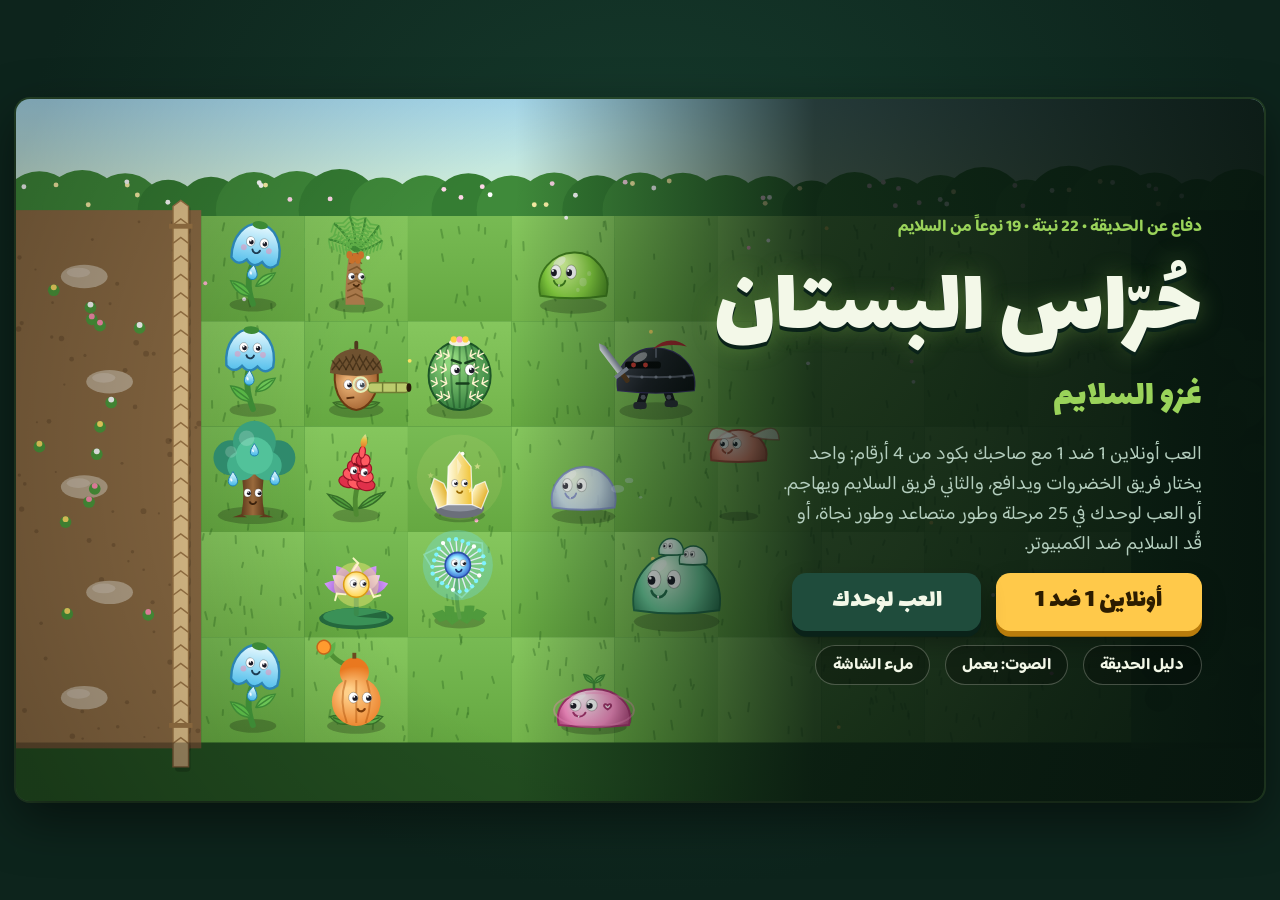
<file: docs/index.html>
<!doctype html>
<html lang="ar" dir="rtl">
<head>
<meta charset="utf-8">
<meta name="viewport" content="width=device-width, initial-scale=1, viewport-fit=cover">
<title>حُرّاس البستان</title>
<link rel="preconnect" href="https://fonts.googleapis.com">
<link rel="preconnect" href="https://fonts.gstatic.com" crossorigin>
<link rel="stylesheet" href="https://fonts.googleapis.com/css2?family=Baloo+Bhaijaan+2:wght@500;700;800&family=Lalezar&display=swap">
<link rel="stylesheet" href="style.css">
</head>
<body>
<div class="stage">
  <div class="game" id="game">
    <canvas id="cv" dir="rtl" aria-label="ساحة اللعب"></canvas>

    <section class="ov ov-title" id="ovTitle">
      <div class="title-block">
        <p class="eyebrow">دفاع عن الحديقة • 22 نبتة • 19 نوعاً من السلايم</p>
        <h1>حُرّاس البستان</h1>
        <p class="sub">غزو السلايم</p>
        <p class="lead">العب أونلاين 1 ضد 1 مع صاحبك بكود من 4 أرقام: واحد يختار فريق الخضروات ويدافع، والثاني فريق السلايم ويهاجم. أو العب لوحدك في 25 مرحلة وطور متصاعد وطور نجاة، أو قُد السلايم ضد الكمبيوتر.</p>
        <div class="row"><button class="btn" id="bOnline1">أونلاين 1 ضد 1</button><button class="btn ghost" id="bPlay">العب لوحدك</button></div>
        <div class="row"><button class="chip" id="bGuide">دليل الحديقة</button><button class="chip" id="bSound">الصوت: يعمل</button><button class="chip" id="bFull">ملء الشاشة</button></div>
      </div>
    </section>

    <section class="ov" id="ovMap" hidden>
      <div class="map">
        <header class="map-head"><h2>خريطة العوالم</h2><span class="stars-total" id="starTotal"></span><button class="chip" id="bMapBack">رجوع</button></header>
        <div class="worlds" id="worlds"></div>
        <div class="modes"><div class="mode hot" id="ascBox"></div><div class="mode" id="endlessBox"></div><div class="mode hot" id="onlineBox"></div></div>
      </div>
    </section>

    <section class="ov" id="ovIntro" hidden>
      <div class="panel wide">
        <p class="eyebrow" id="inLvl"></p>
        <h2 id="inName"></h2>
        <p class="formula" id="inFormula" hidden></p>
        <div class="news" id="inNews"></div>
        <div class="loadout" id="inLoad" hidden>
          <p class="lo-head"><span>اختر نباتاتك لهذه المرحلة (8 كحد أقصى)</span><span id="inLoadCount"></span></p>
          <div class="pchips" id="inChips"></div>
        </div>
        <p class="tip" id="inTip"></p>
        <div class="row"><button class="btn" id="bInGo">ابدأ</button><button class="btn ghost" id="bInBack">الخريطة</button></div>
      </div>
    </section>

    <section class="ov" id="ovPause" hidden>
      <div class="panel">
        <h2>استراحة</h2>
        <div class="col">
          <button class="btn" id="bResume">متابعة</button>
          <button class="btn ghost" id="bRestart">إعادة المرحلة</button>
          <button class="btn ghost" id="bQuit">الخريطة</button>
          <button class="chip" id="bSound2">الصوت: يعمل</button>
        </div>
      </div>
    </section>

    <section class="ov" id="ovEnd" hidden>
      <div class="panel">
        <h2 id="endTitle"></h2>
        <div class="bigstars" id="endStars"></div>
        <p id="endText"></p>
        <p class="count" id="endCount" hidden></p>
        <div class="row" id="endBtns"></div>
      </div>
    </section>

    <section class="ov" id="ovOnline" hidden>
      <div class="panel wide online">
        <p class="eyebrow" id="onEyebrow">اللعب أونلاين</p>
        <h2 id="onTitle">فريق الخضروات ضد فريق السلايم</h2>
        <div class="onbody" id="onBody"></div>
        <div class="row" id="onBtns"></div>
      </div>
    </section>

    <section class="ov" id="ovGuide" hidden>
      <div class="guide">
        <header class="map-head">
          <h2>دليل الحديقة</h2>
          <div class="tabs" role="tablist"><button class="tab" id="tabP" role="tab" aria-selected="true">النباتات</button><button class="tab" id="tabS" role="tab" aria-selected="false">السلايم</button></div>
          <button class="chip" id="bGuideBack">رجوع</button>
        </header>
        <div class="glist" id="glist"></div>
      </div>
    </section>
  </div>
  <p class="rotate-hint">أدر هاتفك أفقياً لتجربة أفضل.</p>
</div>
<script src="game.js"></script>
</body>
</html>
</file>
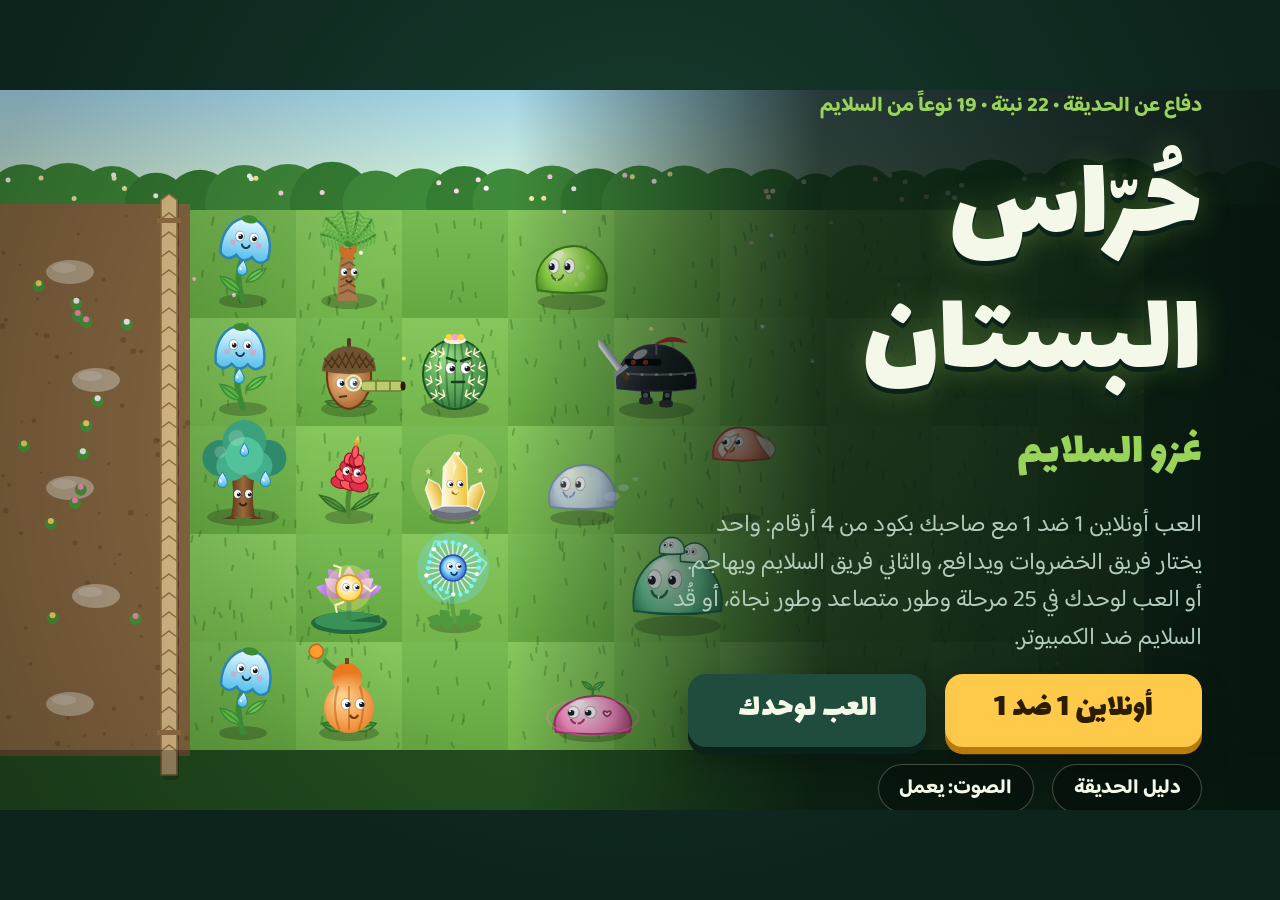
<file: mobile.html>
<!doctype html>
<html lang="ar" dir="rtl">
<head>
<meta charset="utf-8">
<meta name="viewport" content="width=device-width, initial-scale=1, maximum-scale=1, user-scalable=no, viewport-fit=cover">
<title>حُرّاس البستان — جوال</title>
<meta name="description" content="حُرّاس البستان: غزو السلايم — لعبة دفاع عن البستان بالعربي. أونلاين 1 ضد 1 بكود من 4 أرقام: خضروات ضد سلايم.">
<meta name="theme-color" content="#0b1f17">
<link rel="manifest" href="manifest-mobile.webmanifest">
<meta name="apple-mobile-web-app-status-bar-style" content="black-translucent">
<style>
html,body{overflow:hidden;overscroll-behavior:none;-webkit-user-select:none;user-select:none;-webkit-tap-highlight-color:transparent;-webkit-touch-callout:none}
canvas{touch-action:none}
</style>

<link rel="icon" type="image/png" sizes="32x32" href="icons/icon-32.png">
<link rel="apple-touch-icon" href="icons/icon-180.png">
<meta name="apple-mobile-web-app-capable" content="yes">
<meta name="mobile-web-app-capable" content="yes">
<meta name="apple-mobile-web-app-title" content="حُرّاس البستان">
<link rel="preconnect" href="https://fonts.googleapis.com">
<link rel="preconnect" href="https://fonts.gstatic.com" crossorigin>
<link rel="stylesheet" href="https://fonts.googleapis.com/css2?family=Baloo+Bhaijaan+2:wght@500;700;800&family=Lalezar&display=swap">
<style>
html,body{margin:0}
[hidden]{display:none!important}
/* Layout: one 16:9 stage centered and letterboxed in the viewport; menus are overlays sized in container units so they scale with the board. */
:root{
  --night:#0d241c;
  --panel:#163a2e;
  --panel-2:#1f4c3c;
  --leaf:#9ad35a;
  --dew:#7fe3ff;
  --amber:#ffc94a;
  --amber-dk:#b97c0c;
  --berry:#ef4f6e;
  --paper:#f3f8e8;
  --muted:#b3cdbd;
  --ink:#2c1c00;
  --display:'Lalezar','Baloo Bhaijaan 2','Segoe UI',Tahoma,sans-serif;
  --body:'Baloo Bhaijaan 2','Segoe UI',Tahoma,sans-serif;
  color-scheme:dark;
}
html,body{height:100%}
body{background:radial-gradient(ellipse at 50% 30%,#173d2e 0%,var(--night) 70%);background-color:var(--night);color:var(--paper);font-family:var(--body);overflow:hidden}
.stage{height:100%;box-sizing:border-box;display:flex;flex-direction:column;align-items:center;justify-content:center;gap:8px;padding-block:10px;padding-left:max(16px,env(safe-area-inset-left,0px));padding-right:max(16px,env(safe-area-inset-right,0px))}
.game{position:relative;width:min(100%,calc((100vh - 20px)*16/9));width:min(100%,calc((100dvh - 20px - env(safe-area-inset-top,0px) - env(safe-area-inset-bottom,0px))*16/9));max-width:100%;aspect-ratio:16/9;container-type:inline-size;border-radius:14px;overflow:hidden;background:#2b5a2f;box-shadow:0 18px 50px rgba(0,0,0,.5),0 0 0 2px rgba(154,211,90,.16);touch-action:none;user-select:none;-webkit-user-select:none;-webkit-tap-highlight-color:transparent}
#cv{position:absolute;inset:0;width:100%;height:100%;display:block}
.ov{position:absolute;inset:0;z-index:5;display:flex;align-items:center;justify-content:center;direction:rtl;font-size:1.45cqw;line-height:1.55;background:rgba(6,20,14,.7);text-align:center}
.ov h1,.ov h2,.ov h3{font-family:var(--display);font-weight:400;margin:0;line-height:1.15;text-wrap:balance}
.ov p{margin:0}
.row{display:flex;gap:1.2cqw;justify-content:center;flex-wrap:wrap}
.col{display:flex;flex-direction:column;gap:1cqw;align-items:stretch;min-width:22cqw}
.btn{font-family:var(--display);font-weight:400;font-size:2.1cqw;line-height:1.2;padding:.45em 1.5em .55em;border:0;border-radius:.55em;background:var(--amber);color:var(--ink);box-shadow:0 .22em 0 var(--amber-dk),0 .45em .9em rgba(0,0,0,.3);cursor:pointer;transition:transform .08s,filter .15s}
.btn:hover{filter:brightness(1.07)}
.btn:active{transform:translateY(.16em);box-shadow:0 .06em 0 var(--amber-dk)}
.btn.ghost{background:var(--panel-2);color:var(--paper);box-shadow:0 .22em 0 #0a2219,0 .45em .9em rgba(0,0,0,.3)}
.btn:disabled{opacity:.45;cursor:not-allowed;filter:grayscale(.6)}
.btn.sm{font-size:1.6cqw}
.chip{font-family:var(--body);font-weight:700;font-size:1.3cqw;padding:.3em 1em;border-radius:99px;border:.12cqw solid rgba(243,248,232,.25);background:rgba(0,0,0,.25);color:var(--paper);cursor:pointer}
.chip:hover{background:rgba(255,255,255,.1)}
button:focus-visible{outline:.22cqw solid var(--dew);outline-offset:.25cqw}
.eyebrow{color:var(--leaf);font-weight:700;font-size:1.35cqw}
.panel{background:linear-gradient(180deg,var(--panel-2),var(--panel));border:.15cqw solid rgba(154,211,90,.3);border-radius:1.4cqw;padding:2.2cqw 3cqw;box-shadow:0 1.2cqw 3cqw rgba(0,0,0,.45);display:flex;flex-direction:column;gap:1.2cqw;align-items:center;max-width:64cqw}
.panel.wide{max-width:92cqw;padding:1.6cqw 2.4cqw;gap:.9cqw}
.panel h2{font-size:3.6cqw}
.panel.wide h2{font-size:3.2cqw}
.panel > p{color:var(--muted);font-size:1.55cqw;max-width:52cqw}
.count{color:var(--amber)!important;font-weight:800}
.ltr{direction:ltr;unicode-bidi:isolate;display:inline-block}

/* title */
.ov-title{justify-content:flex-start;background:linear-gradient(270deg,rgba(6,20,14,.94) 0%,rgba(6,20,14,.8) 36%,rgba(6,20,14,0) 60%)}
.title-block{padding-inline:5cqw;max-width:42cqw;display:flex;flex-direction:column;gap:1.1cqw;text-align:right;align-items:flex-start}
.title-block h1{font-size:7.6cqw;color:var(--paper);text-shadow:0 .35cqw 0 #0a2219,0 0 2cqw rgba(154,211,90,.35)}
.title-block .sub{font-family:var(--display);font-size:3cqw;color:var(--leaf);margin-top:-.8cqw}
.title-block .lead{color:var(--muted);font-size:1.55cqw;max-width:34cqw}
.title-block .row{justify-content:flex-start}

/* map */
.map{width:94cqw;display:flex;flex-direction:column;gap:1.1cqw}
.map-head{display:flex;align-items:center;gap:1.4cqw}
.map-head h2{font-size:3.2cqw;flex:1;text-align:right}
.stars-total{display:flex;align-items:center;gap:.4cqw;font-weight:800;font-size:1.7cqw;color:var(--amber)}
.stars-total .star{width:2cqw;height:2cqw}
.worlds{display:grid;grid-template-columns:repeat(5,minmax(0,1fr));gap:1cqw}
.world{border-radius:1.2cqw;padding:.9cqw;display:flex;flex-direction:column;gap:.6cqw;text-align:right;border:.15cqw solid rgba(255,255,255,.14);box-shadow:inset 0 -3cqw 4cqw rgba(0,0,0,.18);min-width:0}
.w-orchard{background:linear-gradient(160deg,#4c9a3f,#24572a)}
.w-dunes{background:linear-gradient(160deg,#cf9f50,#7a5222)}
.w-cave{background:linear-gradient(160deg,#55468c,#1f1a3b)}
.w-frost{background:linear-gradient(160deg,#6fa9c9,#2c5876)}
.w-eclipse{background:linear-gradient(160deg,#8a4a78,#24133d)}
.world h3{font-size:1.9cqw}
.world .wsub{font-size:1.02cqw;color:rgba(255,255,255,.78);line-height:1.35;min-height:2.8cqw}
.lvls{display:flex;flex-direction:column;gap:.45cqw}
.lvl{font-family:var(--body);background:rgba(0,0,0,.26);border:.13cqw solid rgba(255,255,255,.18);color:var(--paper);border-radius:.8cqw;padding:.3cqw .6cqw;cursor:pointer;text-align:right;display:grid;grid-template-columns:auto minmax(0,1fr) auto;align-items:center;gap:.5cqw;font-size:1.08cqw;line-height:1.3}
.lvl .num{font-family:var(--display);font-size:1.5cqw;line-height:1}
.lvl .nm{white-space:nowrap;overflow:hidden;text-overflow:ellipsis}
.lvl:disabled{opacity:.42;cursor:not-allowed}
.lvl:not(:disabled):hover{background:rgba(255,255,255,.14)}
.lvl.next{border-color:var(--amber);box-shadow:0 0 0 .13cqw var(--amber)}
.lvl .star{width:1.05cqw;height:1.05cqw}
.stars{display:flex;gap:.12cqw}
.star{width:1.35cqw;height:1.35cqw;fill:rgba(255,255,255,.2)}
.star.on{fill:var(--amber)}
.modes{display:grid;grid-template-columns:repeat(3,minmax(0,1fr));gap:1cqw}
.mode{display:flex;align-items:center;gap:1.2cqw;background:rgba(0,0,0,.3);border-radius:1.2cqw;padding:.9cqw 1.4cqw;text-align:right;border:.13cqw solid rgba(255,255,255,.1)}
.mode.hot{border-color:rgba(255,201,74,.55);background:linear-gradient(90deg,rgba(255,201,74,.06),rgba(0,0,0,.3))}
.mode > div:first-child{flex:1;display:flex;flex-direction:column;min-width:0}
.mode strong{font-family:var(--display);font-weight:400;font-size:2cqw}
.mode span{color:var(--muted);font-size:1.12cqw;line-height:1.4}
.mode .btns{display:flex;flex-direction:column;gap:.5cqw;align-items:stretch}

/* intro */
.formula{background:rgba(0,0,0,.28);border-radius:99px;padding:.3cqw 1.4cqw;color:var(--amber);font-weight:700;font-size:1.3cqw}
.news{display:flex;gap:1cqw;justify-content:center;flex-wrap:wrap}
.news:empty{display:none}
.news-item{display:flex;align-items:center;gap:.8cqw;background:rgba(0,0,0,.24);border-radius:1cqw;padding:.6cqw 1.1cqw .6cqw 1.4cqw;text-align:right;max-width:28cqw}
.news-item canvas{width:6.8cqw;height:6.8cqw;flex:none}
.news-item .tag{font-size:1.05cqw;font-weight:800;color:var(--amber)}
.news-item h3{font-size:1.85cqw}
.news-item p{font-size:1.12cqw;color:var(--muted);line-height:1.4}
.loadout{display:flex;flex-direction:column;gap:.5cqw;align-items:center}
.lo-head{display:flex;gap:1cqw;font-weight:700;font-size:1.3cqw;color:var(--paper)}
.lo-head span:last-child{color:var(--amber)}
.pchips{display:flex;flex-wrap:wrap;gap:.5cqw;justify-content:center;max-width:84cqw}
.pchip{width:6.6cqw;padding:.3cqw .2cqw .35cqw;border-radius:.8cqw;background:rgba(0,0,0,.25);border:.16cqw solid transparent;display:flex;flex-direction:column;align-items:center;gap:.1cqw;cursor:pointer;color:var(--paper);font-family:var(--body);font-weight:700;font-size:.9cqw;line-height:1.15}
.pchip img{width:4.4cqw;height:4.1cqw}
.pchip[aria-pressed="true"]{border-color:var(--amber);background:rgba(255,201,74,.16)}
.pchip[aria-pressed="false"]{opacity:.55}
.pchip[aria-pressed="false"] img{filter:grayscale(.8)}
.tip{color:var(--muted);max-width:64cqw;font-size:1.4cqw}

/* end */
.bigstars{display:flex;gap:.8cqw;justify-content:center}
.bigstars:empty{display:none}
.bigstars .star{width:6cqw;height:6cqw}
.bigstars .star.on{animation:pop .5s cubic-bezier(.3,1.6,.5,1) both}
.bigstars .star:nth-child(2){animation-delay:.15s}
.bigstars .star:nth-child(3){animation-delay:.3s}
@keyframes pop{from{transform:scale(0) rotate(-40deg)}to{transform:none}}

/* guide */
.guide{width:90cqw;height:50cqw;display:flex;flex-direction:column;gap:1.2cqw}
.tabs{display:flex;gap:.6cqw}
.tab{font-family:var(--body);font-weight:700;font-size:1.4cqw;padding:.3em 1.2em;border-radius:99px;border:0;background:rgba(0,0,0,.3);color:var(--paper);cursor:pointer}
.tab[aria-selected="true"]{background:var(--amber);color:var(--ink)}
.glist{flex:1;min-height:0;overflow:auto;display:grid;grid-template-columns:repeat(4,minmax(0,1fr));gap:1cqw;padding:.3cqw;align-content:start}
.gitem{background:linear-gradient(180deg,rgba(255,255,255,.08),rgba(0,0,0,.18));border:.1cqw solid rgba(255,255,255,.12);border-radius:1.1cqw;padding:1cqw;display:flex;flex-direction:column;align-items:center;gap:.25cqw}
.gitem canvas{width:9cqw;height:9cqw}
.gitem h3{font-size:1.9cqw}
.gitem .stat{font-size:1.15cqw;color:var(--amber);font-weight:700}
.gitem p{font-size:1.2cqw;color:var(--muted);line-height:1.45}
.gitem.locked h3{color:var(--muted)}
.online{min-width:72cqw}
.onbody{display:flex;flex-direction:column;gap:.9cqw;align-items:center;width:100%}
.teams{display:grid;grid-template-columns:1fr 1fr;gap:1.2cqw;width:100%}
.team{display:flex;flex-direction:column;align-items:center;gap:.3cqw;padding:1.1cqw;border-radius:1.2cqw;border:.18cqw solid rgba(255,255,255,.16);cursor:pointer;color:var(--paper);font-family:var(--body);font-size:1.25cqw;line-height:1.35}
.team img{width:7cqw;height:6.6cqw}
.team strong{font-family:var(--display);font-weight:400;font-size:2.3cqw}
.t-plants{background:linear-gradient(160deg,#3f8c3a,#1f4e26)}
.t-slime{background:linear-gradient(160deg,#6a3fa0,#2a1648)}
.team:hover{filter:brightness(1.1)}
.rules{color:var(--muted);font-size:1.25cqw;max-width:72cqw;line-height:1.5}
.rules.small{font-size:1.1cqw}
.lteams{display:grid;grid-template-columns:1fr 1fr;gap:1cqw;width:100%;margin:.4cqw 0}
.lteam{border-radius:1.2cqw;padding:.7cqw .8cqw;display:flex;flex-direction:column;align-items:center;gap:.35cqw;border:.15cqw solid rgba(255,255,255,.16);min-width:0}
.lteam strong{font-family:var(--display);font-weight:400;font-size:1.9cqw;line-height:1.1}
.lteam > span{font-weight:800;color:var(--amber);font-size:1.2cqw}
.pchips.mini{gap:.3cqw;max-width:100%}
.pchips.mini .pchip{width:4.5cqw;font-size:.7cqw;padding:.2cqw .1cqw}
.pchips.mini .pchip img{width:3.1cqw;height:2.9cqw}
.pchips.mini .pchip .cost{font-size:.68cqw}
.joinrow{display:flex;gap:.8cqw;justify-content:center;align-items:center}
.joinrow input{font:inherit;font-size:1.8cqw;font-weight:800;width:12cqw;text-align:center;padding:.3cqw .8cqw;border-radius:.8cqw;border:.15cqw solid rgba(255,255,255,.3);background:rgba(0,0,0,.3);color:var(--paper);letter-spacing:.2em}
.joinrow input:focus-visible{outline:.22cqw solid var(--dew)}
.namerow label{font-weight:800;color:var(--muted);font-size:1.3cqw}
.namerow input{width:18cqw;font-size:1.5cqw;letter-spacing:0}
.diffs{display:flex;gap:.6cqw;justify-content:center;flex-wrap:wrap}
.diffs .chip[aria-pressed="true"]{background:var(--amber);color:var(--ink);border-color:var(--amber)}
.openlist{display:flex;flex-direction:column;gap:.5cqw;max-height:10cqw;overflow:auto;width:100%;align-items:stretch}
.openitem{font-family:var(--body);font-weight:700;font-size:1.2cqw;padding:.5cqw 1cqw;border-radius:.8cqw;border:.12cqw solid rgba(255,201,74,.45);background:rgba(255,201,74,.1);color:var(--paper);cursor:pointer;text-align:right}
.openitem:hover{background:rgba(255,201,74,.2)}
.bigcode{font-family:var(--display);font-size:6cqw;letter-spacing:.15em;direction:ltr;color:var(--amber);margin:0;line-height:1.1;user-select:text;-webkit-user-select:text}
.opp{color:var(--amber);font-weight:800;font-size:1.3cqw;margin:0}
.pchip .cost{color:var(--amber);font-size:.85cqw}
.gnote{grid-column:1/-1;margin:0;background:rgba(255,201,74,.12);border:.1cqw solid rgba(255,201,74,.45);border-radius:1cqw;padding:.6cqw 1.2cqw;color:var(--paper);font-size:1.3cqw;text-align:center}

.mobile #bFull{display:none}
a.chip{text-decoration:none;display:inline-block}
.rotate-hint{display:none;margin:0;font-size:14px;color:var(--muted);text-align:center;direction:rtl}
@media (orientation:portrait) and (max-width:700px){.rotate-hint{display:block}}
@media (prefers-reduced-motion:reduce){.bigstars .star.on{animation:none}.btn{transition:none}}

/* ---------- phone version (mobile.html adds .mobile on <html>) ---------- */
.mobile,.mobile body{height:var(--app-h,100%);overflow:hidden}
.mobile .stage{height:var(--app-h,100%);padding:0;gap:0;padding-left:env(safe-area-inset-left,0px);padding-right:env(safe-area-inset-right,0px)}
.mobile .game{width:min(100%,calc(var(--app-h,100vh)*16/9));max-height:var(--app-h,100vh);border-radius:0;box-shadow:none}
.mobile .ov{overflow-y:auto;overscroll-behavior:contain;align-items:flex-start;justify-content:flex-start;padding:1.2cqw 0}
.mobile .ov>*{margin:auto}
.mobile .ov>.panel{zoom:1.3;max-width:calc(97cqw/1.3)!important;box-sizing:border-box}
.mobile .ov>.map{zoom:1.22;width:calc(97cqw/1.22)}
.mobile .ov-title{align-items:center;padding:0}
.mobile .ov-title>.title-block{zoom:1.22;margin:auto 0;max-width:calc(46cqw/1.22)}
.mobile .world .wsub,.mobile .mode span{font-size:1.15cqw}
.mobile .lvl{padding:.45cqw .6cqw}
.mobile .pchips{max-width:100%}
.mobile .rotate-hint{display:none}
.mobile.rot .stage{position:fixed;top:0;left:0;width:var(--app-w);transform:rotate(90deg) translateY(-100%);transform-origin:top left}
.mobile .panel>.row:last-child,.mobile #onBtns{position:sticky;bottom:-1.2cqw;z-index:3;padding:.8cqw 0 .6cqw;margin-top:-.4cqw;width:100%;justify-content:center;background:linear-gradient(180deg,rgba(22,58,46,0),var(--panel) 40%)}
.mobile .pchips.mini .pchip{width:5.4cqw;font-size:.8cqw}

@keyframes turnphone{0%,25%{transform:rotate(0)}60%,100%{transform:rotate(-90deg)}}

</style>
</head>
<body>
<div class="stage">
  <div class="game" id="game">
    <canvas id="cv" dir="rtl" aria-label="ساحة اللعب"></canvas>

    <section class="ov ov-title" id="ovTitle">
      <div class="title-block">
        <p class="eyebrow">دفاع عن الحديقة • 22 نبتة • 19 نوعاً من السلايم</p>
        <h1>حُرّاس البستان</h1>
        <p class="sub">غزو السلايم</p>
        <p class="lead">العب أونلاين 1 ضد 1 مع صاحبك بكود من 4 أرقام: واحد يختار فريق الخضروات ويدافع، والثاني فريق السلايم ويهاجم. أو العب لوحدك في 25 مرحلة وطور متصاعد وطور نجاة، أو قُد السلايم ضد الكمبيوتر.</p>
        <div class="row"><button class="btn" id="bOnline1">أونلاين 1 ضد 1</button><button class="btn ghost" id="bPlay">العب لوحدك</button></div>
        <div class="row"><button class="chip" id="bGuide">دليل الحديقة</button><button class="chip" id="bSound">الصوت: يعمل</button><button class="chip" id="bFull">ملء الشاشة</button><a class="chip" id="bMobile" href="mobile" hidden>نسخة الجوال</a></div>
      </div>
    </section>

    <section class="ov" id="ovMap" hidden>
      <div class="map">
        <header class="map-head"><h2>خريطة العوالم</h2><span class="stars-total" id="starTotal"></span><button class="chip" id="bMapBack">رجوع</button></header>
        <div class="worlds" id="worlds"></div>
        <div class="modes"><div class="mode hot" id="ascBox"></div><div class="mode" id="endlessBox"></div><div class="mode hot" id="onlineBox"></div></div>
      </div>
    </section>

    <section class="ov" id="ovIntro" hidden>
      <div class="panel wide">
        <p class="eyebrow" id="inLvl"></p>
        <h2 id="inName"></h2>
        <p class="formula" id="inFormula" hidden></p>
        <div class="news" id="inNews"></div>
        <div class="loadout" id="inLoad" hidden>
          <p class="lo-head"><span>اختر نباتاتك لهذه المرحلة (8 كحد أقصى)</span><span id="inLoadCount"></span></p>
          <div class="pchips" id="inChips"></div>
        </div>
        <p class="tip" id="inTip"></p>
        <div class="row"><button class="btn" id="bInGo">ابدأ</button><button class="btn ghost" id="bInBack">الخريطة</button></div>
      </div>
    </section>

    <section class="ov" id="ovPause" hidden>
      <div class="panel">
        <h2>استراحة</h2>
        <div class="col">
          <button class="btn" id="bResume">متابعة</button>
          <button class="btn ghost" id="bRestart">إعادة المرحلة</button>
          <button class="btn ghost" id="bQuit">الخريطة</button>
          <button class="chip" id="bSound2">الصوت: يعمل</button>
        </div>
      </div>
    </section>

    <section class="ov" id="ovEnd" hidden>
      <div class="panel">
        <h2 id="endTitle"></h2>
        <div class="bigstars" id="endStars"></div>
        <p id="endText"></p>
        <p class="count" id="endCount" hidden></p>
        <div class="row" id="endBtns"></div>
      </div>
    </section>

    <section class="ov" id="ovOnline" hidden>
      <div class="panel wide online">
        <p class="eyebrow" id="onEyebrow">اللعب أونلاين</p>
        <h2 id="onTitle">فريق الخضروات ضد فريق السلايم</h2>
        <div class="onbody" id="onBody"></div>
        <div class="row" id="onBtns"></div>
      </div>
    </section>

    <section class="ov" id="ovGuide" hidden>
      <div class="guide">
        <header class="map-head">
          <h2>دليل الحديقة</h2>
          <div class="tabs" role="tablist"><button class="tab" id="tabP" role="tab" aria-selected="true">النباتات</button><button class="tab" id="tabS" role="tab" aria-selected="false">السلايم</button></div>
          <button class="chip" id="bGuideBack">رجوع</button>
        </header>
        <div class="glist" id="glist"></div>
      </div>
    </section>
  </div>
  <p class="rotate-hint">أدر الجوال بالعرض عشان تلعب</p>
</div>
<script src="firebase-config.js"></script>
<script>window.HURRAS_MOBILE=true;</script>
<script>
(()=>{'use strict';
// ================= constants =================
const W=1280,H=720,GX=190,GY=120,TW=106,TH=108,ROWS=5,COLS=9,GR=GX+COLS*TW,GB=GY+ROWS*TH;
const TAU=Math.PI*2;
const rowY=r=>GY+r*TH+TH/2, colX=c=>GX+c*TW+TW/2, baseY=r=>rowY(r)+36;
const rand=(a,b)=>a+Math.random()*(b-a), clamp=(v,a,b)=>v<a?a:v>b?b:v, lerp=(a,b,t)=>a+(b-a)*t;
// Phone version: small canvas labels are drawn bigger so they stay readable on a ~600px wide screen.
const MOB=!!window.HURRAS_MOBILE,MOBF=s=>MOB&&s<22?Math.min(22,s+6):s;
const F_UI='"Baloo Bhaijaan 2","Segoe UI",Tahoma,sans-serif', F_DISP='Lalezar,"Baloo Bhaijaan 2","Segoe UI",Tahoma,sans-serif';
const REDUCED=!!(window.matchMedia&&matchMedia('(prefers-reduced-motion: reduce)').matches);
function mulberry(a){return function(){a|=0;a=a+0x6D2B79F5|0;let t=Math.imul(a^a>>>15,1|a);t=t+Math.imul(t^t>>>7,61|t)^t;return((t^t>>>14)>>>0)/4294967296;};}

// ================= save =================
const SAVE_KEY='hurras-albustan-v1';
const save={stars:{},best:0,muted:false,v:2,loadout:[],asc:{level:1,score:0,bestLevel:0,bestScore:0},surv:{best:0,bestDanger:0}};
try{const s=JSON.parse(localStorage.getItem(SAVE_KEY)||'null');if(s&&typeof s==='object'){
  if(s.v!==2&&s.stars&&typeof s.stars==='object'){const ns={};for(const k in s.stars){const i=+k;if(i>=0&&i<12)ns[Math.floor(i/4)*5+i%4]=s.stars[k];}s.stars=ns;s.v=2;}
  Object.assign(save,s);if(!save.stars||typeof save.stars!=='object')save.stars={};if(!Array.isArray(save.loadout))save.loadout=[];
  save.asc=Object.assign({level:1,score:0,bestLevel:0,bestScore:0},save.asc||{});save.surv=Object.assign({best:0,bestDanger:0},save.surv||{});}}catch(e){}
function persist(){try{localStorage.setItem(SAVE_KEY,JSON.stringify(save));}catch(e){}}

// ================= definitions =================
const PLANTS={
  dew:   {name:'زهرة الندى',   cost:50, cd:7.5, hp:300,  desc:'تنتج قطرة ندى كل 18 ثانية تقريباً. ازرعها مبكراً لتبني اقتصادك.'},
  pine:  {name:'كوز الصنوبر',  cost:100,cd:7.5, hp:300,  desc:'يطلق بذور الصنوبر على أول سلايم في ممره. مدافعك الأساسي.'},
  oak:   {name:'جذع البلوط',   cost:50, cd:25,  hp:4000, desc:'جذع صلب يتحمل كثيراً. ضعه أمام المدافعين ليكسب لهم الوقت.'},
  bomb:  {name:'رمانة متفجرة', cost:150,cd:35,  hp:99999,desc:'تنفجر بعد ثانية وتدمّر السلايم في مساحة 3×3 حولها.'},
  frost: {name:'سرخس الصقيع',  cost:175,cd:7.5, hp:300,  desc:'تطلق شظايا جليد تبطّئ السلايم إلى النصف أربع ثوانٍ.'},
  thorn: {name:'صبّار الأشواك', cost:125,cd:20,  hp:1800, desc:'جدار شائك يتحمل كثيراً ويجرح كل سلايم يحاول أكله.'},
  lotus: {name:'زهرة البرق',   cost:200,cd:10,  hp:300,  desc:'صاعقة تقفز بين ثلاثة سلايمات في ممرها والممرين المجاورين.'},
  storm: {name:'هندباء الرعد', cost:225,cd:10,  hp:300,  desc:'كرة زغب مشحونة تصعق أقرب 3 سلايمات لها في وقت واحد، من أي ممر.'},
  gourd: {name:'قرعة المنجنيق',cost:250,cd:10,  hp:300,  desc:'تقذف قرعة من فوق العوائق تنفجر وتصيب كل ما حولها.'},
  burr:  {name:'قنفذ الكستناء',cost:150,cd:10,  hp:600,  desc:'يدور بأشواكه فيضرب كل سلايم يقترب منه من الأمام أو الخلف. ضرر عالٍ ومدى قصير.'},
  torch: {name:'زهرة الشعلة',  cost:175,cd:10,  hp:300,  desc:'تنفث لهباً يحرق السلايم في ممرها والممرين المجاورين لمسافة مربعين. الحممي لا يحترق، والجليد يذوب أسرع.'},
  honey: {name:'قاذف العسل',   cost:150,cd:7.5, hp:300,  desc:'يقذف العسل من فوق العوائق، وأحياناً يلصق السلايم في مكانه لحظات.'},
  spring:{name:'فطر الزنبرك',  cost:100,cd:15,  hp:300,  desc:'يقذف أول سلايم يلمسه مسافة مربعين ونصف إلى الخلف، ثم يعيد الشحن 8 ثوانٍ.'},
  fberry:{name:'توت الصقيع',   cost:125,cd:30,  hp:99999,desc:'ينفجر بعد لحظة فيجمّد كل سلايم في ممره ست ثوانٍ، حتى الطائر.'},
  prism: {name:'زهرة المنشور', cost:250,cd:10,  hp:300,  desc:'تطلق شعاعاً ملوّناً يخترق الممر كله ويصيب كل سلايم أرضي فيه، حتى من وراء القوقعة.'},
  palm:  {name:'نخلة السعف',   cost:175,cd:10,  hp:300,  desc:'ترمي سعفة دوّارة تقطع خمسة مربعات وترجع، فتصيب كل سلايم في طريقها مرتين، حتى الطائر.'},
  balm:  {name:'زهرة البلسم',  cost:125,cd:15,  hp:300,  desc:'تعالج النباتات في مساحة 3×3 حولها كل ثانية.'},
  moss:  {name:'طحلب دبق',     cost:75, cd:15,  hp:Infinity,trap:true,desc:'سجادة لزجة يبطؤ فوقها السلايم ولا يستطيع أكلها. الحِمَمي يحرقها.'},
  snare: {name:'كرمة الشَّرَك', cost:100,cd:12,  hp:Infinity,trap:true,desc:'فخ أرضي يمسك أول سلايم يمر فوقه ثلاث ثوانٍ ويجرحه، ثم يعيد التحميل.'},
  glow:  {name:'بلّورة الضوء', cost:150,cd:15,  hp:300,  desc:'تسرّع إطلاق النباتات المهاجمة حولها في مساحة 3×3 بنسبة 40%.'},
  sniper:{name:'قنّاص البلوط', cost:300,cd:15,  hp:300,  desc:'يطلق بلّوطة قوية كل 4 ثوانٍ على أقوى سلايم في الساحة، في أي ممر.'},
  tree:  {name:'شجرة الندى',   cost:150,cd:15,  hp:400,  desc:'تنتج قطرتي ندى معاً كل 20 ثانية. أغلى من زهرة الندى لكنها أقوى إنتاجاً.'},
};
const PLANT_ORDER=['dew','tree','pine','frost','palm','prism','lotus','storm','sniper','gourd','honey','torch','burr','oak','thorn','spring','moss','snare','bomb','fberry','balm','glow'];
const SLIMES={
  basic:   {name:'سلايم أخضر', hp:140,speed:17,dps:40,r:34,cost:1,  hop:.95,c:['#d6fa9a','#86d13f','#3f7d1c'],desc:'يقفز ببطء ويذيب أي نبتة في طريقه.'},
  fast:    {name:'سلايم سريع', hp:80, speed:34,dps:30,r:26,cost:1.5,hop:.55,c:['#c9f8ff','#4fcbe0','#1f7f94'],desc:'صغير وخفيف وسريع جداً. لا تدعه يتسلل.'},
  rock:    {name:'سلايم صخري', hp:140,shell:380,speed:13,dps:50,r:38,cost:3,hop:1.05,c:['#d6f2a0','#8cc653','#4a7a26'],desc:'يحمل خوذة من الصخر تمتص الضربات قبل أن تنكسر.'},
  mother:  {name:'سلايم الحاضنة',hp:420,speed:11,dps:40,r:44,cost:4,hop:1.15,c:['#e6ffe9','#6fd3a0','#24704d'],desc:'بطيئة وقوية، وتضع سلايماً صغيراً خلفها كل 6 ثوانٍ.'},
  split:   {name:'سلايم منقسم',hp:260,speed:15,dps:45,r:40,cost:3,  hop:1.0,c:['#efdcff','#b47be6','#5f2f99'],desc:'عند هزيمته ينقسم إلى سلايمين صغيرين في الممرين المجاورين.'},
  mini:    {name:'سلايم صغير', hp:70, speed:26,dps:25,r:22,cost:99, hop:.6, c:['#f4e6ff','#c89af0','#7346a8'],desc:'نتاج الانقسام والحاضنة. ضعيف لكنه سريع.'},
  jump:    {name:'سلايم نطّاط',hp:170,speed:20,dps:40,r:32,cost:2,  hop:.85,c:['#ffe3b0','#ffa43a','#b85a12'],desc:'يقفز فوق أول نبتة يصادفها، مرة واحدة فقط.'},
  volatile:{name:'سلايم متفجّر',hp:150,speed:22,dps:0,r:30,cost:2.5,hop:.75,c:['#fff6b8','#ffcf33','#a67800'],desc:'ينفجر عندما يلمس نبتة فيدمّرها هي ومن حولها. اقضِ عليه قبل أن يصل.'},
  magma:   {name:'سلايم حِمَمي',hp:320,speed:18,dps:90,r:36,cost:4, hop:.9, c:['#ffd98a','#ff5a32','#8a1c0e'],noSlow:true,desc:'لا يتباطأ، ويذيب النباتات بسرعة مضاعفة، ويحرق الطحلب الدبق.'},
  ghost:   {name:'سلايم شبحي',hp:200,speed:19,dps:35,r:32,cost:2.5,hop:.9,c:['#ffffff','#d3dcff','#7b86c2'],desc:'يتلاشى ثانيتين كل بضع ثوانٍ فلا تصيبه البذور ولا البرق ولا القرع.'},
  shell:   {name:'سلايم القوقعة',hp:180,guard:320,speed:14,dps:40,r:36,cost:2.5,hop:1.0,c:['#e3ecff','#8fa8e8','#3f4f9a'],desc:'يحمل قوقعة أمامه تصدّ البذور والشظايا والسعف. القرع والعسل والبرق والشعاع تصيبه مباشرة.'},
  winged:  {name:'سلايم مجنّح',hp:110,speed:22,dps:0,r:26,cost:2,hop:.6,fly:true,c:['#ffe9e4','#ff8f7a','#b04a3a'],desc:'يطير فوق النباتات ولا تصيبه البذور ولا القذائف. البرق والقنّاص والسعف والانفجارات تسقطه.'},
  spitter: {name:'سلايم البصّاق',hp:220,speed:15,dps:30,r:34,cost:3,hop:1.0,ranged:true,c:['#d8fff6','#2fb39a','#105e50'],desc:'يتوقف قبل نباتاتك بمسافة ويبصق على أقرب نبتة كتلاً لزجة من بعيد.'},
  warrior: {name:'محارب السلايم',hp:300,armor:520,speed:13,dps:70,r:36,cost:5,hop:.8,walk:true,c:['#efe6ff','#8f7ad6','#3a2f6b'],desc:'يمشي على رجلين بدرع أسود ثقيل يمتص كل الضربات، ويضرب النباتات بسيفه بقوة. الكهرباء تخترق الدرع بقوة مضاعفة ونصف.'},
  titan:   {name:'عملاق الهراوة',hp:7500,speed:6,dps:0,r:118,cost:99,hop:0,c:['#e2e8f0','#7d8ca8','#2f3a52'],desc:'زعيم ضخم يحمل هراوة عملاقة يهوي بها على النباتات أمامه فيسحقها في ثلاثة ممرات. إذا غضب صار أسرع واستدعى محاربيه.'},
  king:    {name:'ملك السلايم',hp:5200,speed:7,dps:0,r:78,cost:99,  hop:0,  c:['#ecffb8','#7fd04f','#2f6a17'],desc:'زعيم الكهف. ضخم، يسحق النباتات، ويستدعي أتباعه باستمرار.'},
  ice:     {name:'سلايم الجليد',hp:300,speed:15,dps:30,r:36,cost:3,  hop:1.0,c:['#f4ffff','#9fe6ff','#2f8fb8'],noSlow:true,desc:'لا يتباطأ، ويجمّد النباتات القريبة منه في ممره فتتوقف عن العمل.'},
  healer:  {name:'سلايم المداوي',hp:220,speed:16,dps:30,r:32,cost:3,hop:.95,c:['#ffe8f4','#ff8fc8','#a8336f'],desc:'يعالج السلايمات القريبة منه باستمرار. اجعله هدفك الأول.'},
  lord:    {name:'سيّد الكسوف',hp:8000,speed:6,dps:0,r:84,cost:99,  hop:0,  c:['#e6dcff','#6a4ac8','#23104f'],desc:'الزعيم الأخير. يسحق النباتات، ويقذف كتل الظلام على مدافعيك، ويستدعي الأشباح.'},
};
const SLIME_ORDER=['basic','fast','rock','mother','split','mini','jump','shell','volatile','magma','winged','ghost','king','ice','healer','spitter','warrior','titan','lord'];
const SKILLS={
  root:{name:'ضربة الجذور',short:'جذور',cd:40,desc:'اختر ممراً فتنبثق الجذور وتضرب كل سلايم فيه وتشلّه لحظة.'},
  gust:{name:'نسيم الربيع',short:'نسيم',cd:55,desc:'يدفع كل السلايم إلى الخلف ويوقفه لحظة.'},
};
const WORLDS=[
  {name:'البستان الأخضر',theme:'orchard',sky:9, sub:'الندى يتساقط من السماء'},
  {name:'كثبان الذهب',  theme:'dunes',  sky:12,sub:'صخور تمنع الزراعة في بعض المربعات'},
  {name:'كهف البلّور',  theme:'cave',   sky:0, sub:'لا ندى من السماء هنا'},
  {name:'القمة الثلجية',theme:'frost',  sky:11,sub:'ممران جليديان ينزلق فيهما السلايم أسرع',ice:[1,3]},
  {name:'حديقة الكسوف', theme:'eclipse',sky:14,sub:'كسوف كل 40 ثانية يبطّئ نباتاتك المهاجمة',eclipse:true},
];
const LEVELS=[
  {w:0,name:'أول نبتة',        waves:6, pool:{basic:1},b:[1,.5],hp:1,dew:150,flags:[5],tut:true,first:26},
  {w:0,name:'الزوار السريعون', waves:8, pool:{basic:3,fast:1},b:[1.4,.62],hp:1,dew:150,flags:[4,7]},
  {w:0,name:'خوذة الصخر',      waves:10,pool:{basic:3,fast:1,rock:1.2},b:[1.7,.72],hp:1,dew:150,flags:[4,9]},
  {w:0,name:'حصار البستان',    waves:12,pool:{basic:3,fast:2,rock:2},b:[2.1,.82],hp:1.05,dew:150,flags:[5,11]},
  {w:0,name:'ليلة الحاضنة',    waves:12,pool:{basic:3,fast:2,rock:1.5,mother:1},b:[2.2,.85],hp:1.05,dew:150,flags:[5,11]},
  {w:1,name:'سراب الرمال',     waves:10,pool:{basic:3,fast:1,rock:1,split:2},b:[2.1,.85],hp:1.08,dew:150,flags:[4,9],blocked:[[1,6],[3,4]]},
  {w:1,name:'قفزة الكثبان',    waves:12,pool:{basic:2,fast:2,rock:1,split:1,jump:2.5},b:[2.3,.9],hp:1.1,dew:150,flags:[5,11],blocked:[[0,5],[2,7],[4,3]]},
  {w:1,name:'عاصفة رملية',     waves:14,pool:{shell:1.2,basic:2,fast:3,rock:1.5,split:1.5,jump:1.5,mother:.8},b:[2.5,.95],hp:1.1,dew:175,flags:[6,13],blocked:[[1,3],[3,6],[2,1]]},
  {w:1,name:'رمال متفجّرة',    waves:14,pool:{shell:1,basic:2,fast:2,rock:1,split:1,jump:1.5,volatile:2},b:[2.6,1],hp:1.12,dew:175,flags:[6,13],blocked:[[0,2],[4,6],[2,4]]},
  {w:1,name:'واحة الخطر',      waves:16,pool:{shell:1,basic:2,fast:2,rock:2,split:2,jump:2,volatile:1,mother:1},b:[2.8,1.02],hp:1.15,dew:175,flags:[5,10,15],blocked:[[0,6],[2,2],[4,5]]},
  {w:2,name:'العتمة البلّورية',waves:12,pool:{basic:2,fast:2,rock:1,split:1,jump:1,magma:1.5},b:[2.8,.95],hp:1.15,dew:300,flags:[5,11]},
  {w:2,name:'أنهار الحمم',     waves:14,pool:{winged:1.5,basic:2,fast:1.5,rock:1.5,split:1,jump:1,magma:2.5,volatile:1},b:[3,1.05],hp:1.18,dew:300,flags:[6,13]},
  {w:2,name:'أشباح الكهف',     waves:14,pool:{winged:1,basic:2,fast:1.5,rock:1.5,split:1,magma:1,ghost:2.5},b:[3,1.05],hp:1.2,dew:300,flags:[6,13]},
  {w:2,name:'قلب الكهف',       waves:16,pool:{shell:1,winged:1,basic:2,fast:2,rock:2,split:1.5,jump:1.5,magma:2,ghost:1.5,mother:1},b:[3.2,1.1],hp:1.22,dew:325,flags:[5,10,15]},
  {w:2,name:'عرش الملك',       waves:12,pool:{winged:1,basic:2,fast:2,rock:2,split:1.5,jump:1.5,magma:2,ghost:1},b:[3.2,1.05],hp:1.22,dew:350,flags:[5,11],boss:'king'},
  {w:3,name:'المنحدر الجليدي', waves:12,pool:{shell:1,basic:2,fast:2,rock:1.5,ice:2},b:[3,1],hp:1.25,dew:175,flags:[5,11]},
  {w:3,name:'دفء المداوي',     waves:14,pool:{basic:2,fast:2,rock:1.5,ice:1.5,healer:1.5,split:1},b:[3.1,1.05],hp:1.28,dew:175,flags:[6,13]},
  {w:3,name:'انهيار ثلجي',     waves:14,pool:{spitter:1.5,basic:2,fast:2,jump:1.5,volatile:1.5,ice:1.5,healer:1},b:[3.2,1.08],hp:1.3,dew:175,flags:[6,13]},
  {w:3,name:'قمة العواصف',     waves:16,pool:{warrior:1,spitter:1,winged:1,basic:2,fast:2,rock:2,ice:2,healer:1.5,mother:1,magma:1},b:[3.4,1.1],hp:1.32,dew:200,flags:[5,10,15]},
  {w:3,name:'الجليد الأبدي',   waves:18,pool:{warrior:.8,shell:1,winged:1,spitter:1,basic:2,fast:2,rock:2,split:1,jump:1,ice:2,healer:1.5,volatile:1,ghost:1},b:[3.5,1.12],hp:1.35,dew:200,flags:[5,11,17],boss:'titan'},
  {w:4,name:'الشفق',           waves:12,pool:{winged:1,basic:2,fast:2,rock:1.5,ghost:2,healer:1},b:[3.3,1.08],hp:1.38,dew:200,flags:[5,11]},
  {w:4,name:'ظلال طويلة',      waves:14,pool:{warrior:1,shell:1,spitter:1,basic:2,fast:2,rock:1.5,ghost:2,volatile:1.5,mother:1},b:[3.5,1.12],hp:1.4,dew:200,flags:[6,13]},
  {w:4,name:'الكسوف الكامل',   waves:16,pool:{warrior:1,winged:1,spitter:1,basic:2,fast:2,rock:2,ghost:1.5,ice:1.5,healer:1.5,magma:1.5},b:[3.7,1.15],hp:1.45,dew:225,flags:[5,10,15]},
  {w:4,name:'الفوضى',          waves:18,pool:{warrior:1.2,shell:1,winged:1,spitter:1,basic:2,fast:2,rock:2,split:1.5,jump:1.5,mother:1,volatile:1.5,magma:1.5,ghost:1.5,ice:1.5,healer:1.5},b:[3.8,1.18],hp:1.5,dew:225,flags:[5,11,17]},
  {w:4,name:'سيّد الكسوف',     waves:14,pool:{warrior:1,shell:1,winged:1,spitter:1,basic:2,fast:2,rock:2,split:1,jump:1,mother:1,volatile:1,magma:1.5,ghost:1.5,ice:1,healer:1},b:[3.8,1.12],hp:1.5,dew:250,flags:[6,13],boss:'lord'},
];
const LAST_LEVEL=LEVELS.length-1;
const UNLOCK_PLANT={0:'oak',1:'bomb',2:'frost',3:'thorn',4:'lotus',5:'gourd',6:'balm',8:'moss',9:'snare',10:'glow',12:'sniper',15:'tree'};
const UNLOCK_SKILL={1:'root',7:'gust'};
const NEW_ENEMY={0:'basic',1:'fast',2:'rock',4:'mother',5:'split',6:'jump',7:'shell',8:'volatile',10:'magma',11:'winged',12:'ghost',14:'king',15:'ice',16:'healer',17:'spitter',18:'warrior',19:'titan',24:'lord'};
const TIPS=[
  'ازرع زهور الندى في العمود الأول خلف المدافعين، ثم ضع كوز الصنوبر أمامها.',
  'السلايم السريع يصل بسرعة. ضع مدافعاً في كل ممر مبكراً، وجرّب تزرع كوز صنوبر فوق كوز صنوبر لتدمجهما وتضاعف قوته.',
  'الخوذة الصخرية تمتص ضربات كثيرة. جذع البلوط يكسب لمدافعيك الوقت.',
  'الموجات الكبيرة تأتي مع تحذير. احتفظ بالرمانة المتفجرة لها.',
  'الحاضنة تضع صغاراً خلفها باستمرار. ركّز النيران عليها قبل أن تملأ الممر.',
  'الصخور تمنع الزراعة في بعض المربعات، والمنقسم يرسل صغاره إلى الممرات المجاورة.',
  'النطّاط يقفز فوق أول نبتة. ضع أمامه نبتة رخيصة لتستهلك قفزته.',
  'سلايم القوقعة يصدّ البذور والشظايا من الأمام. القرع والعسل والبرق والشعاع تتجاوز قوقعته.',
  'المتفجّر يدمّر النباتات عند لمسها. القرعة والبرق يقتلانه قبل أن يقترب.',
  'آخر مراحل الصحراء: استخدم نسيم الربيع عندما يزدحم الممر.',
  'لا يتساقط ندى في الكهف، لكنك تبدأ بندى أكثر. اعتمد على زهور الندى.',
  'المجنّح يطير فوق كل شيء ولا تصيبه البذور. جهّز البرق أو هندباء الرعد أو نخلة السعف أو القنّاص.',
  'الشبح يتلاشى ثانيتين ثم يعود. كرمة الشَّرَك والرمانة تصيبانه دائماً.',
  'بلّورة الضوء تسرّع المدافعين حولها. ضعها وسط مجموعة من النباتات المهاجمة.',
  'الملك يسحق كل ما أمامه ويُصاب من الممرات الثلاثة المحيطة به. اجمع قوتك في الوسط.',
  'الممران الثاني والرابع جليديان، والسلايم ينزلق فيهما أسرع. قوِّ دفاعهما.',
  'المداوي يعيد الصحة لمن حوله. اقضِ عليه أولاً بالبرق أو قنّاص البلوط.',
  'البصّاق يقف بعيداً ويبصق على أقرب نبتة. ضع جداراً رخيصاً في المقدمة ليتلقى البصاق، واضربه بالقرع أو القنّاص.',
  'محارب السلايم يلبس درعاً أسود يمتص الضربات ويضرب بسيفه بقوة. زهرة البرق وهندباء الرعد تخترقان الدرع بقوة مضاعفة ونصف.',
  'عملاق الهراوة يهوي بهراوته على النباتات أمامه في ثلاثة ممرات. لا تجمع كل نباتاتك في مكان واحد، واضربه من بعيد. لما يغضب يصير أسرع ويستدعي محاربيه.',
  'في الكسوف تصبح نباتاتك المهاجمة أبطأ سبع ثوانٍ. جهّز دفاعاً احتياطياً.',
  'الظلال تخفي الأشباح والمتفجرين. ضع الطحلب الدبق لتبطئهم أمام المدافعين.',
  'كل أنواع السلايم تقريباً هنا. وزّع البلّورات والبلسم بذكاء.',
  'الفوضى: 18 موجة. احتفظ بالرمانة والمهارات للموجات الكبيرة.',
  'سيّد الكسوف يقذف كتل الظلام على مدافعيك ويستدعي الأشباح. اجعل البلسم قريباً من خط المواجهة.',
];
const THEMES={
  orchard:{base:'#2f6b2c',t1:'#7cc251',t2:'#6db546',yard:'#8a6a43',wild:'#3e7d35',wildDk:'#173d16',fence:'#e3c48d',fenceDk:'#9c7646'},
  dunes:  {base:'#b88a45',t1:'#efcd8c',t2:'#e4bf79',yard:'#c79a5a',wild:'#cf9e55',wildDk:'#7a5222',fence:'#e0c08f',fenceDk:'#8f6a3d'},
  cave:   {base:'#1d1830',t1:'#4b4373',t2:'#433b68',yard:'#2b2445',wild:'#241e3c',wildDk:'#07050f',fence:'#8b7fd0',fenceDk:'#4a4275'},
  frost:  {base:'#9cc3d8',t1:'#e3f1f8',t2:'#d3e7f2',yard:'#cfe3ef',wild:'#c9e0ed',wildDk:'#5d7f99',fence:'#a9c6da',fenceDk:'#5f7f99'},
  eclipse:{base:'#2c2440',t1:'#46745a',t2:'#3f6b52',yard:'#3b2f4f',wild:'#2b3b37',wildDk:'#0b0a14',fence:'#c9a46a',fenceDk:'#6b5236'},
};

// ================= audio =================
const AU={ctx:null,master:null,music:null,nb:null,last:{},
  init(){
    if(!this.ctx){try{const C=window.AudioContext||window.webkitAudioContext;if(!C)return;this.ctx=new C();
      this.master=this.ctx.createGain();this.master.gain.value=save.muted?0:.9;this.master.connect(this.ctx.destination);
      this.music=this.ctx.createGain();this.music.gain.value=.55;this.music.connect(this.master);
      const len=(this.ctx.sampleRate*.7)|0;this.nb=this.ctx.createBuffer(1,len,this.ctx.sampleRate);const d=this.nb.getChannelData(0);for(let i=0;i<len;i++)d[i]=Math.random()*2-1;
    }catch(e){this.ctx=null;}}
    if(this.ctx&&this.ctx.state==='suspended')this.ctx.resume().catch(()=>{});
  },
  setMuted(m){save.muted=m;persist();if(this.master)this.master.gain.value=m?0:.9;},
  ok(){return !!this.ctx&&!save.muted;},
  tone(f,dur,type='sine',vol=.1,slide=0,delay=0,dest){if(!this.ok())return;const c=this.ctx,t0=c.currentTime+Math.max(0,delay);
    const o=c.createOscillator(),g=c.createGain();o.type=type;o.frequency.setValueAtTime(f,t0);if(slide)o.frequency.exponentialRampToValueAtTime(Math.max(30,f+slide),t0+dur);
    g.gain.setValueAtTime(.0001,t0);g.gain.exponentialRampToValueAtTime(vol,t0+Math.min(.015,dur/3));g.gain.exponentialRampToValueAtTime(.0001,t0+dur);
    o.connect(g);g.connect(dest||this.master);o.start(t0);o.stop(t0+dur+.05);},
  noise(dur,vol,freq=1000,delay=0){if(!this.ok())return;const c=this.ctx,t0=c.currentTime+delay;const s=c.createBufferSource();s.buffer=this.nb;
    const f=c.createBiquadFilter();f.type='lowpass';f.frequency.value=freq;const g=c.createGain();g.gain.setValueAtTime(vol,t0);g.gain.exponentialRampToValueAtTime(.0001,t0+dur);
    s.connect(f);f.connect(g);g.connect(this.master);s.start(t0);s.stop(t0+dur+.02);},
  gate(k,gap){const n=performance.now();if((this.last[k]||0)+gap*1000>n)return false;this.last[k]=n;return true;}
};
const SFX={
  shoot(){if(AU.gate('shoot',.05))AU.tone(620,.07,'triangle',.045,-260);},
  ice(){if(AU.gate('ice',.06))AU.tone(1500,.09,'sine',.04,-600);},
  hit(){if(AU.gate('hit',.04))AU.noise(.06,.06,1800);},
  splat(){if(AU.gate('splat',.05)){AU.tone(230,.16,'sine',.12,-150);AU.noise(.1,.06,700);}},
  collect(){AU.tone(988,.08,'sine',.08);AU.tone(1480,.14,'sine',.06,0,.06);},
  plant(){AU.tone(160,.12,'sine',.16,-70);AU.noise(.07,.06,600);},
  dig(){AU.noise(.12,.08,900);AU.tone(300,.08,'square',.03,-120);},
  deny(){if(AU.gate('deny',.15))AU.tone(150,.14,'square',.05);},
  boom(){AU.noise(.7,.4,500);AU.tone(90,.5,'sine',.3,-55);},
  zap(){if(AU.gate('zap',.08)){AU.tone(1800,.12,'sawtooth',.035,-1400);AU.noise(.08,.04,4000);}},
  lob(){if(AU.gate('lob',.08))AU.tone(300,.15,'triangle',.06,200);},
  thud(){if(AU.gate('thud',.06)){AU.noise(.12,.1,500);AU.tone(130,.14,'sine',.1,-60);}},
  gulp(){if(AU.gate('gulp',.3))AU.tone(260,.1,'sine',.05,-120);},
  crack(){AU.noise(.15,.12,2500);},
  leak(){AU.tone(330,.5,'sawtooth',.07,-220);AU.tone(250,.5,'sawtooth',.05,-170,.1);},
  horn(){AU.tone(196,.6,'sawtooth',.05);AU.tone(247,.6,'sawtooth',.04);AU.tone(294,.8,'sawtooth',.05,0,.3);},
  win(){[523,659,784,1047].forEach((f,i)=>AU.tone(f,.28,'triangle',.09,0,i*.13));},
  lose(){[392,330,262,196].forEach((f,i)=>AU.tone(f,.38,'triangle',.08,0,i*.2));},
  skill(){AU.tone(440,.3,'triangle',.07,440);AU.noise(.3,.08,1200);},
  click(){AU.tone(720,.05,'triangle',.05);},
  snare(){AU.tone(180,.2,'triangle',.08,120);AU.noise(.12,.06,1500);},
  snipe(){if(AU.gate('snipe',.1)){AU.tone(900,.08,'square',.04,-600);AU.noise(.05,.08,3000);}},
  heal(){if(AU.gate('heal',.6))AU.tone(880,.18,'sine',.03,220);},
  fire(){if(AU.gate('fire',.12)){AU.noise(.3,.12,1400);AU.tone(200,.25,'sawtooth',.03,-80);}},
  beam(){if(AU.gate('beam',.12))AU.tone(1300,.25,'sine',.04,600);},
  levelup(){[660,880,1320].forEach((f,i)=>AU.tone(f,.18,'triangle',.07,0,i*.08));},
  pop(){if(AU.gate('pop',.05))AU.tone(500,.08,'sine',.06,300);},
};
const SONGS={
  orchard:{bpm:112,prog:[[60,64,67,72],[57,60,64,69],[53,57,60,65],[55,59,62,67]],bass:[48,45,41,43],wave:'triangle'},
  dunes:  {bpm:100,prog:[[62,63,66,69],[62,66,67,70],[60,63,67,70],[62,63,66,69]],bass:[38,43,36,38],wave:'triangle'},
  frost:  {bpm:96, prog:[[64,67,71,76],[60,64,67,72],[62,65,69,74],[59,62,67,71]],bass:[40,36,38,35],wave:'sine'},
  eclipse:{bpm:88, prog:[[57,60,63,67],[56,60,63,68],[53,57,60,65],[55,59,62,67]],bass:[33,32,29,31],wave:'triangle'},
  cave:   {bpm:84, prog:[[57,60,64,69],[53,57,60,65],[55,58,62,67],[52,56,59,64]],bass:[33,29,31,28],wave:'sine'},
};
const midi=n=>440*Math.pow(2,(n-69)/12);
const MUSIC={timer:null,theme:'orchard',step:0,next:0,
  start(theme){this.stop();this.theme=theme||'orchard';if(!AU.ctx)return;this.step=0;this.next=AU.ctx.currentTime+.15;this.timer=setInterval(()=>this.tick(),90);},
  stop(){if(this.timer)clearInterval(this.timer);this.timer=null;},
  tick(){const c=AU.ctx;if(!c)return;const s=SONGS[this.theme]||SONGS.orchard;const sd=60/s.bpm/2;
    if(this.next<c.currentTime-.5)this.next=c.currentTime+.05;
    while(this.next<c.currentTime+.25){if(!save.muted)this.note(s,this.step,this.next-c.currentTime,sd);this.next+=sd;this.step++;}},
  note(s,step,delay,sd){const bar=Math.floor(step/8)%4,i=step%8,ch=s.prog[bar],pat=[0,1,2,3,2,1,2,3];
    const n=ch[pat[i]]+(i===3&&bar%2?12:0);AU.tone(midi(n),sd*1.6,s.wave,.022,0,delay,AU.music);
    if(i===0||i===4)AU.tone(midi(s.bass[bar]),sd*3,'sine',.05,0,delay,AU.music);}
};

// ================= drawing helpers =================
function rr(c,x,y,w,h,r){c.beginPath();c.moveTo(x+r,y);c.arcTo(x+w,y,x+w,y+h,r);c.arcTo(x+w,y+h,x,y+h,r);c.arcTo(x,y+h,x,y,r);c.arcTo(x,y,x+w,y,r);c.closePath();}
function ell(c,x,y,rx,ry,rot){c.beginPath();c.ellipse(x,y,Math.max(.1,rx),Math.max(.1,ry),rot||0,0,TAU);}
function circ(c,x,y,r){c.beginPath();c.arc(x,y,Math.max(.1,r),0,TAU);}
function shadowE(c,rx,ry){c.fillStyle='rgba(0,0,0,.22)';ell(c,0,1,rx,ry);c.fill();}
function leaf(c,x,y,ang,len,wid,fill,stroke){c.save();c.translate(x,y);c.rotate(ang);c.beginPath();c.moveTo(0,0);c.quadraticCurveTo(len*.45,-wid,len,0);c.quadraticCurveTo(len*.45,wid,0,0);c.fillStyle=fill;c.fill();if(stroke){c.strokeStyle=stroke;c.lineWidth=1.5;c.stroke();c.beginPath();c.moveTo(2,0);c.lineTo(len*.85,0);c.stroke();}c.restore();}
function blinkAt(t,seed){return ((t+seed*1.7)%4.3)<0.13;}
function eyes(c,x,y,sep,r,look,blink){
  for(const k of[-1,1]){const ex=x+k*sep/2;c.fillStyle='#fff';ell(c,ex,y,r,blink?r*.18:r*1.15);c.fill();c.strokeStyle='rgba(0,0,0,.25)';c.lineWidth=1;c.stroke();
    if(!blink){c.fillStyle='#1b1a26';circ(c,ex+look*r*.38,y+r*.12,r*.56);c.fill();c.fillStyle='#fff';circ(c,ex+look*r*.38-r*.2,y-r*.18,r*.2);c.fill();}}
}
function dropPath(c,x,y,r){c.beginPath();c.moveTo(x,y-r*2.1);c.bezierCurveTo(x+r*.35,y-r*1.45,x+r,y-r*.75,x+r,y);c.arc(x,y,r,0,Math.PI);c.bezierCurveTo(x-r,y-r*.75,x-r*.35,y-r*1.45,x,y-r*2.1);c.closePath();}
function dewIcon(c,x,y,r,glow){
  if(glow){c.fillStyle='rgba(127,227,255,.22)';circ(c,x,y-r*.6,r*2.3);c.fill();}
  const g=c.createLinearGradient(x,y-r*2,x,y+r);g.addColorStop(0,'#effcff');g.addColorStop(1,'#3fb6e8');
  c.fillStyle=g;dropPath(c,x,y,r);c.fill();c.strokeStyle='#1f7fae';c.lineWidth=Math.max(1,r*.14);c.stroke();
  c.fillStyle='rgba(255,255,255,.85)';ell(c,x-r*.35,y-r*.3,r*.22,r*.36,-.4);c.fill();
}
function txt(c,s,x,y,o){o=o||{};c.font=`${o.weight||700} ${MOBF(o.size||20)}px ${o.font||F_UI}`;c.textAlign=o.align||'center';c.textBaseline=o.base||'middle';
  try{c.direction=o.dir||'rtl';}catch(e){}
  if(o.stroke){c.lineJoin='round';c.strokeStyle=o.stroke;c.lineWidth=o.sw||4;c.strokeText(s,x,y);}c.fillStyle=o.col||'#fff';c.fillText(s,x,y);}
function starPath(c,x,y,r){c.beginPath();for(let i=0;i<10;i++){const a=-Math.PI/2+i*Math.PI/5,rr2=i%2?r*.45:r;c.lineTo(x+Math.cos(a)*rr2,y+Math.sin(a)*rr2);}c.closePath();}
function heart(c,x,y,s,fill,stroke){c.beginPath();c.moveTo(x,y+s*.35);c.bezierCurveTo(x-s*1.1,y-s*.35,x-s*.5,y-s*1.05,x,y-s*.45);c.bezierCurveTo(x+s*.5,y-s*1.05,x+s*1.1,y-s*.35,x,y+s*.35);c.closePath();if(fill){c.fillStyle=fill;c.fill();}if(stroke){c.strokeStyle=stroke;c.lineWidth=2;c.stroke();}}

// ================= plants (all drawn at ground baseline origin) =================
function pDew(c,t,st){
  shadowE(c,24,7);
  const sd=st.seed||0,sw=Math.sin(t*1.8+sd)*3;
  c.lineCap='round';c.strokeStyle='#3d8a35';c.lineWidth=6;c.beginPath();c.moveTo(0,0);c.quadraticCurveTo(-10,-26,sw,-46);c.stroke();
  leaf(c,-2,-8,-2.5,26,9,'#58b546','#3d8a35');
  leaf(c,3,-18,-.6,24,8,'#6cc456','#3d8a35');
  c.save();c.translate(sw,-52);c.rotate(.1+Math.sin(t*1.8+sd)*.06);
  const ch=st.charge||0;
  if(ch>.8){c.fillStyle=`rgba(127,227,255,${(ch-.8)*1.6})`;circ(c,0,-6,36);c.fill();}
  const g=c.createLinearGradient(0,-30,0,12);g.addColorStop(0,'#e9faff');g.addColorStop(1,'#56c0ec');
  c.fillStyle=g;c.strokeStyle='#2c84b3';c.lineWidth=2.5;
  c.beginPath();c.moveTo(-24,8);c.bezierCurveTo(-27,-14,-15,-30,0,-30);c.bezierCurveTo(15,-30,27,-14,24,8);
  c.quadraticCurveTo(16,17,8,8);c.quadraticCurveTo(0,17,-8,8);c.quadraticCurveTo(-16,17,-24,8);c.closePath();c.fill();c.stroke();
  c.fillStyle='#3d8a35';ell(c,0,-29,8,4);c.fill();
  eyes(c,0,-11,14,4.3,.5,blinkAt(t,sd));
  c.strokeStyle='#1d3b52';c.lineWidth=2;c.beginPath();c.arc(0,-4,4,.25,Math.PI-.25);c.stroke();
  c.fillStyle='rgba(255,130,170,.45)';circ(c,-13,-4,3);c.fill();circ(c,13,-4,3);c.fill();
  const dr=2.5+ch*5;dewIcon(c,0,12+dr*2.1,dr);
  c.restore();
}
function pPine(c,t,st){
  shadowE(c,26,8);
  const sd=st.seed||0,ft=st.fireT==null?9:st.fireT,rec=ft<.16?Math.sin(ft/.16*Math.PI):0,br=Math.sin(t*2.2+sd)*.02;
  c.save();c.scale(1+rec*.08+br,1-rec*.09-br);
  c.fillStyle='#5a3a1e';ell(c,-11,-1,9,4);c.fill();ell(c,11,-1,9,4);c.fill();
  const lvp=st.lv||1,g=c.createRadialGradient(-8,-46,4,0,-32,42);g.addColorStop(0,lvp>=3?'#ffd98a':lvp===2?'#e8a868':'#d39556');g.addColorStop(1,lvp>=3?'#a8641a':lvp===2?'#8a3a1a':'#77461f');
  c.fillStyle=g;c.beginPath();c.moveTo(0,-1);c.bezierCurveTo(27,-5,31,-40,18,-58);c.bezierCurveTo(10,-68,-10,-68,-18,-58);c.bezierCurveTo(-31,-40,-27,-5,0,-1);c.closePath();c.fill();
  c.strokeStyle='#5a3416';c.lineWidth=2;c.stroke();
  c.strokeStyle='rgba(70,38,14,.75)';c.lineWidth=2;
  const spans=[13,20,23,21,15];
  for(let row=0;row<5;row++){const yy=-9-row*10,n=row%2?3:4,sp=spans[row];for(let i=0;i<n;i++){const xx=-sp+(i+.5)*(2*sp/n);c.beginPath();c.arc(xx,yy,6.5,.15*Math.PI,.85*Math.PI);c.stroke();}}
  c.strokeStyle=lvp>=3?'#e8c040':lvp===2?'#2f8f6a':'#3c9a48';c.lineWidth=3;c.lineCap='round';
  for(let i=-3;i<=3;i++){const a=-Math.PI/2+i*.3+Math.sin(t*3+i+sd)*.05;c.beginPath();c.moveTo(0,-60);c.lineTo(Math.cos(a)*20,-60+Math.sin(a)*20);c.stroke();}
  c.fillStyle='rgba(245,205,155,.45)';ell(c,6,-38,17,11);c.fill();
  eyes(c,5,-40,15,5,1,blinkAt(t,sd));
  c.strokeStyle='#3a210d';c.lineWidth=2.5;c.beginPath();c.moveTo(-7,-50);c.lineTo(1,-47.5);c.moveTo(9,-47.5);c.lineTo(17,-50);c.stroke();
  c.fillStyle='#2d1709';ell(c,20,-27,4+rec*2,5+rec);c.fill();
  c.restore();
}
function pOak(c,t,st){
  shadowE(c,40,9);
  const f=st.hpFrac==null?1:st.hpFrac,sd=st.seed||0;
  c.fillStyle='#5e3a1c';
  c.beginPath();c.moveTo(-34,-6);c.quadraticCurveTo(-40,2,-46,4);c.lineTo(-22,4);c.closePath();c.fill();
  c.beginPath();c.moveTo(34,-6);c.quadraticCurveTo(40,2,46,4);c.lineTo(22,4);c.closePath();c.fill();
  const g=c.createLinearGradient(-34,0,34,0);g.addColorStop(0,'#62391a');g.addColorStop(.45,'#a0703f');g.addColorStop(1,'#5a3418');
  c.fillStyle=g;c.beginPath();c.moveTo(-32,-58);c.lineTo(-34,-4);c.quadraticCurveTo(-34,3,-26,3);c.lineTo(26,3);c.quadraticCurveTo(34,3,34,-4);c.lineTo(32,-58);c.closePath();c.fill();
  c.strokeStyle='rgba(45,25,8,.45)';c.lineWidth=2;
  for(const bx of[-25,-14,15,25]){c.beginPath();c.moveTo(bx,-52);c.quadraticCurveTo(bx+3,-30,bx-1,-5);c.stroke();}
  c.fillStyle='#e2b67c';ell(c,0,-58,32,10);c.fill();c.strokeStyle='#a9763f';c.lineWidth=1.6;for(const k of[.75,.5,.25]){ell(c,0,-58,32*k,10*k);c.stroke();}
  c.strokeStyle='#4f9a3c';c.lineWidth=3;c.lineCap='round';c.beginPath();c.moveTo(14,-60);c.quadraticCurveTo(15,-70,20,-76);c.stroke();leaf(c,20,-76,-.5,15,6,'#7fcf5a','#4f9a3c');
  const worried=f<.4;
  eyes(c,0,-33,22,5.5,1,!worried&&blinkAt(t,sd));
  c.strokeStyle='#2e1a08';c.lineWidth=3;c.beginPath();
  if(worried){c.moveTo(-17,-45);c.lineTo(-6,-49);c.moveTo(6,-49);c.lineTo(17,-45);}else{c.moveTo(-17,-48);c.lineTo(-5,-45);c.moveTo(5,-45);c.lineTo(17,-48);}
  c.stroke();c.beginPath();if(worried){c.arc(0,-12,6,Math.PI+.4,-.4);}else{c.moveTo(-7,-18);c.lineTo(7,-18);}c.stroke();
  c.strokeStyle='#2a1606';c.lineWidth=2.5;
  if(f<.66){c.beginPath();c.moveTo(-30,-50);c.lineTo(-20,-42);c.lineTo(-24,-34);c.lineTo(-16,-26);c.stroke();}
  if(f<.33){c.beginPath();c.moveTo(30,-30);c.lineTo(21,-22);c.lineTo(25,-14);c.lineTo(18,-6);c.stroke();c.beginPath();c.moveTo(-8,-58);c.lineTo(-2,-50);c.lineTo(-6,-44);c.stroke();}
}
function pBomb(c,t,st){
  shadowE(c,26,7);
  const fu=st.fuse||0,sd=st.seed||0;
  const pul=1+fu*.28+(fu>0?Math.sin(t*45)*.05*fu:Math.sin(t*3+sd)*.02);
  c.save();c.translate(0,-28);c.scale(pul,pul);
  c.fillStyle='#8e1328';c.beginPath();c.moveTo(-10,-21);c.lineTo(-13,-36);c.lineTo(-5,-27);c.lineTo(0,-39);c.lineTo(5,-27);c.lineTo(13,-36);c.lineTo(10,-21);c.closePath();c.fill();
  const g=c.createRadialGradient(-9,-10,3,0,0,30);g.addColorStop(0,'#ff8a94');g.addColorStop(.55,'#d62a47');g.addColorStop(1,'#8a1027');
  c.fillStyle=g;circ(c,0,0,27);c.fill();
  c.fillStyle='rgba(255,255,255,.4)';ell(c,-11,-13,7,4,-.6);c.fill();
  c.fillStyle='#ffd0d8';for(const [x,y] of[[-14,10],[-8,15],[14,9],[9,15]]){circ(c,x,y,2);c.fill();}
  eyes(c,1,-3,16,5,1,false);
  c.strokeStyle='#4a0612';c.lineWidth=3;c.lineCap='round';c.beginPath();c.moveTo(-13,-13);c.lineTo(-3,-9);c.moveTo(5,-9);c.lineTo(15,-13);c.stroke();
  c.beginPath();c.moveTo(-6,10);c.quadraticCurveTo(1,6,8,10);c.stroke();
  if(fu>0){c.fillStyle=`rgba(255,255,255,${(.25+.25*Math.sin(t*40))*fu})`;circ(c,0,0,27);c.fill();}
  c.restore();
}
function pFrost(c,t,st){
  shadowE(c,28,8);
  const sd=st.seed||0,sw=Math.sin(t*1.6+sd)*2.5,ft=st.fireT==null?9:st.fireT,rec=ft<.2?Math.sin(ft/.2*Math.PI):0;
  c.lineCap='round';
  for(const [tx,ty] of[[-34,-30],[-22,-54],[22,-54],[34,-30]]){
    const P0=[0,-8],P1=[tx*.2,ty*.8],P2=[tx+sw,ty];
    c.strokeStyle='#5fb7c4';c.lineWidth=4;c.beginPath();c.moveTo(P0[0],P0[1]);c.quadraticCurveTo(P1[0],P1[1],P2[0],P2[1]);c.stroke();
    c.strokeStyle='#a6e8ee';c.lineWidth=3;
    for(const k of[.35,.55,.75]){const u=1-k;const px=u*u*P0[0]+2*u*k*P1[0]+k*k*P2[0],py=u*u*P0[1]+2*u*k*P1[1]+k*k*P2[1];
      const dx=2*u*(P1[0]-P0[0])+2*k*(P2[0]-P1[0]),dy=2*u*(P1[1]-P0[1])+2*k*(P2[1]-P1[1]);const L=Math.hypot(dx,dy)||1,nx=-dy/L,ny=dx/L,s=7*(1-k*.4);
      c.beginPath();c.moveTo(px-nx*s,py-ny*s);c.lineTo(px+nx*s,py+ny*s);c.stroke();}
    c.strokeStyle='#c4f4f8';c.lineWidth=3;c.beginPath();c.arc(P2[0]+(tx<0?-3:3),P2[1]-3,4,0,Math.PI*1.5);c.stroke();
  }
  const g=c.createRadialGradient(-5,-30,3,0,-22,22);g.addColorStop(0,'#f2feff');g.addColorStop(1,'#7fcfe0');
  c.fillStyle=g;ell(c,0,-20,19,17);c.fill();c.strokeStyle='#3f98ab';c.lineWidth=2;c.stroke();
  eyes(c,3,-23,13,4.3,1,blinkAt(t,sd));
  c.strokeStyle='#245e6c';c.lineWidth=2;c.beginPath();c.arc(4,-15,3.5,.2,Math.PI-.2);c.stroke();
  const cy=-66+Math.sin(t*2.4+sd)*3,s=1+rec*.25;
  c.save();c.translate(0,cy);c.scale(s,s);c.rotate(Math.sin(t+sd)*.15);
  c.fillStyle='rgba(160,240,255,.25)';circ(c,0,0,16);c.fill();
  c.fillStyle='#c9f7ff';c.strokeStyle='#4cc3dd';c.lineWidth=2;c.beginPath();c.moveTo(0,-13);c.lineTo(8,-4);c.lineTo(6,9);c.lineTo(0,13);c.lineTo(-6,9);c.lineTo(-8,-4);c.closePath();c.fill();c.stroke();
  c.fillStyle='rgba(255,255,255,.85)';c.beginPath();c.moveTo(0,-11);c.lineTo(4,-4);c.lineTo(0,2);c.closePath();c.fill();
  c.restore();
}
function pLotus(c,t,st){
  const sd=st.seed||0,ch=st.charge==null?1:st.charge;
  c.fillStyle='#24683d';ell(c,0,-1,38,11);c.fill();c.fillStyle='#3a9157';ell(c,0,-3,34,9);c.fill();
  c.fillStyle='#24683d';c.beginPath();c.moveTo(0,-3);c.lineTo(30,-9);c.lineTo(32,-1);c.closePath();c.fill();
  c.strokeStyle='#3a8a4c';c.lineWidth=5;c.lineCap='round';c.beginPath();c.moveTo(0,-6);c.lineTo(0,-24);c.stroke();
  const cy=-36;
  const petal=(a,len,wid,c1,c2)=>{c.save();c.translate(0,cy+8);c.rotate(a);const g=c.createLinearGradient(0,0,0,-len);g.addColorStop(0,c1);g.addColorStop(1,c2);c.fillStyle=g;c.beginPath();c.moveTo(0,0);c.quadraticCurveTo(wid,-len*.55,0,-len);c.quadraticCurveTo(-wid,-len*.55,0,0);c.fill();c.restore();};
  for(const a of[-1.3,-.65,.65,1.3])petal(a,34,14,'#6c33a8','#d79bff');
  for(const a of[-.95,0,.95])petal(a,30,13,'#9a52d6','#f2ccff');
  const pulse=.5+.5*Math.sin(t*6+sd);
  c.fillStyle=`rgba(255,240,120,${.12+ch*.3*pulse})`;circ(c,0,cy,23);c.fill();
  const g=c.createRadialGradient(-4,cy-4,2,0,cy,14);g.addColorStop(0,'#ffffff');g.addColorStop(1,'#ffd23f');
  c.fillStyle=g;circ(c,0,cy,13);c.fill();c.strokeStyle='#d99a14';c.lineWidth=1.5;c.stroke();
  eyes(c,2,cy-1,10,3.4,1,blinkAt(t,sd));
  if(ch>.9){c.strokeStyle='rgba(255,250,200,.95)';c.lineWidth=2;for(let i=0;i<3;i++){const a=t*7+i*2.1+sd;c.beginPath();c.moveTo(Math.cos(a)*15,cy+Math.sin(a)*15);c.lineTo(Math.cos(a+.3)*22,cy+Math.sin(a+.3)*22);c.lineTo(Math.cos(a+.1)*27,cy+Math.sin(a+.1)*27);c.stroke();}}
}
function pGourd(c,t,st){
  shadowE(c,30,8);
  const sd=st.seed||0,ft=st.fireT==null?9:st.fireT;
  let arm;if(ft<.12)arm=lerp(-1,1,ft/.12);else if(ft<.7)arm=lerp(1,-1,(ft-.12)/.58);else arm=-1+Math.sin(t*2+sd)*.06;
  leaf(c,-6,-2,Math.PI+.3,22,8,'#4f9a3c','#356d28');leaf(c,6,-2,-.3,22,8,'#5fae48','#356d28');
  c.save();c.translate(-2,-60);c.rotate(arm);
  c.strokeStyle='#4f8f34';c.lineWidth=5;c.lineCap='round';c.beginPath();c.moveTo(0,0);c.quadraticCurveTo(-8,-16,0,-32);c.stroke();
  c.fillStyle='#5fae48';c.beginPath();c.moveTo(-11,-30);c.quadraticCurveTo(0,-21,11,-30);c.quadraticCurveTo(0,-35,-11,-30);c.fill();
  if(ft>.7){c.fillStyle='#ff9b2f';circ(c,0,-37,7);c.fill();c.strokeStyle='#c4651a';c.lineWidth=1.5;c.stroke();}
  c.restore();
  const g=c.createRadialGradient(-8,-34,4,0,-26,34);g.addColorStop(0,'#ffd08a');g.addColorStop(1,'#e9781f');
  c.fillStyle=g;circ(c,-2,-54,15);c.fill();circ(c,0,-24,25);c.fill();
  c.strokeStyle='rgba(170,80,10,.45)';c.lineWidth=2;
  for(const k of[-12,0,12]){c.beginPath();c.moveTo(k*.9,-46);c.quadraticCurveTo(k*1.5,-24,k*.8,-2);c.stroke();}
  c.fillStyle='#6b4a1f';c.fillRect(-4,-74,4,6);
  eyes(c,4,-28,14,4.8,1,blinkAt(t,sd));
  c.strokeStyle='#7a3a08';c.lineWidth=2.2;c.beginPath();c.arc(5,-18,4,.2,Math.PI-.2);c.stroke();
}
const MOSS_PTS=(()=>{const r=mulberry(7),a=[];for(let i=0;i<20;i++){const ang=r()*TAU,d=Math.sqrt(r());a.push([Math.cos(ang)*d*40,Math.sin(ang)*d*13-6,6+r()*6,r()]);}return a;})();
function pMoss(c,t,st){
  c.fillStyle='rgba(30,70,25,.35)';ell(c,0,-5,47,17);c.fill();
  for(const [x,y,r,k] of MOSS_PTS){c.fillStyle=k<.33?'#5e9e3e':k<.66?'#73b84f':'#8bcf5d';circ(c,x,y,r);c.fill();}
  c.fillStyle='rgba(225,255,205,.6)';for(let i=0;i<4;i++){const a=t*1.5+i*1.7;circ(c,-30+i*20,-10+Math.sin(a)*2,2.2);c.fill();}
  eyes(c,0,-12,10,3,1,blinkAt(t,st.seed||0));
}
function drawPlant(c,type,t,st){st=st||{};const lv=st.lv||1;
  if(lv<2){PDRAW[type](c,t,st);return;}
  const k=.5+.5*Math.sin(t*3+(st.seed||0));c.fillStyle=lv>=3?`rgba(255,210,80,${.28+.15*k})`:`rgba(210,230,255,${.24+.12*k})`;ell(c,0,1,42,13);c.fill();
  c.save();const s=1+.08*(lv-1);c.scale(s,s);PDRAW[type](c,t,st);evolveDeco(c,type,t,st,lv);c.restore();}
function shardIce(c,s){c.fillStyle='#d8fbff';c.strokeStyle='#3fb0d0';c.lineWidth=1.5;c.beginPath();c.moveTo(0,-s*1.6);c.lineTo(s*.7,-s*.3);c.lineTo(s*.5,s);c.lineTo(-s*.5,s);c.lineTo(-s*.7,-s*.3);c.closePath();c.fill();c.stroke();}
function evolveDeco(c,type,t,st,lv){const sd=st.seed||0;
  if(type==='pine'){c.fillStyle='#2d1709';ell(c,20,-41,3.5,4.5);c.fill();
    if(lv>=3){c.fillStyle='#ffd23f';c.strokeStyle='#a8741a';c.lineWidth=1.5;c.beginPath();c.moveTo(-15,-61);for(let i=0;i<=6;i++)c.lineTo(-15+i*5,i%2?-67:-82);c.lineTo(15,-61);c.closePath();c.fill();c.stroke();c.fillStyle='#ff4f6e';circ(c,0,-69,3);c.fill();}
    else{c.fillStyle='#c0392b';c.fillRect(-17,-57,34,5);c.beginPath();c.moveTo(-17,-55);c.lineTo(-28,-50+Math.sin(t*6+sd)*2);c.lineTo(-25,-57);c.closePath();c.fill();}}
  else if(type==='frost'){const cy=-66+Math.sin(t*2.4+sd)*3;
    for(const k of[-1,1]){c.save();c.translate(k*21,cy+12);c.rotate(k*.4+Math.sin(t*2+k)*.1);shardIce(c,lv>=3?8:6.5);c.restore();}
    if(lv>=3){c.save();c.translate(0,cy);c.rotate(t*.5);c.strokeStyle=`rgba(225,250,255,${.55+.3*Math.sin(t*3)})`;c.lineWidth=1.6;
      for(let i=0;i<6;i++){c.rotate(TAU/6);c.beginPath();c.moveTo(0,22);c.lineTo(0,32);c.moveTo(-3,28);c.lineTo(0,31);c.lineTo(3,28);c.stroke();}c.restore();}}
  else if(type==='oak'){for(const y of[-48,-14]){c.fillStyle='#5b5f6b';c.strokeStyle='#30333b';c.lineWidth=1.5;rr(c,-34,y,68,6,2);c.fill();c.stroke();c.fillStyle='#c9ccd6';for(const x of[-26,-9,9,26]){circ(c,x,y+3,1.6);c.fill();}}
    if(lv>=3){c.fillStyle='rgba(120,125,140,.95)';c.strokeStyle='#3a3d46';c.lineWidth=1.5;
      for(const k of[-1,1]){c.beginPath();c.moveTo(k*34,-42);c.lineTo(k*20,-44);c.lineTo(k*22,-24);c.lineTo(k*35,-22);c.closePath();c.fill();c.stroke();}
      c.fillStyle='#5fae48';for(const [x,r] of[[-20,7],[-8,8],[6,7],[20,6]]){circ(c,x,-62,r);c.fill();}
      c.fillStyle=`rgba(255,200,80,${.6+.3*Math.sin(t*4+sd)})`;circ(c,-8.9,-32.4,2.6);c.fill();circ(c,13.1,-32.4,2.6);c.fill();}}
  else if(type==='storm'){if(lv>=3){c.save();c.translate(0,-94+Math.sin(t*2)*2);c.fillStyle='rgba(70,80,110,.92)';for(const [x,y,r] of[[-14,2,11],[0,-3,14],[14,2,11],[-6,6,9],[7,6,9]]){circ(c,x,y,r);c.fill();}
      if(Math.sin(t*9+sd)>.2){c.strokeStyle='#ffe066';c.lineWidth=2.2;c.lineJoin='round';c.beginPath();c.moveTo(-4,10);c.lineTo(2,18);c.lineTo(-2,18);c.lineTo(4,30);c.stroke();}c.restore();}
    else{for(let i=0;i<2;i++){const a=t*3+i*Math.PI;c.fillStyle='#d9b8ff';starPath(c,Math.cos(a)*38,-56+Math.sin(a)*12,3.5);c.fill();}}}
  const sy={moss:-34,snare:-34,oak:lv>=3?-78:-72,storm:lv>=3?-126:-92,tree:-102,thorn:-84,spring:-76,palm:-96,pine:lv>=3?-90:-80}[type]||-88;
  for(let i=0;i<lv-1;i++){c.fillStyle=lv>=3?'#ffd23f':'#eef3fb';c.strokeStyle='rgba(60,40,0,.6)';c.lineWidth=1;starPath(c,24+i*12-(lv-2)*6,sy,5.5);c.fill();c.stroke();}
}

// ================= slimes =================
function blobPath(c,r,wob){const w=r*1.08,h=r*1.2;c.beginPath();c.moveTo(-w,0);c.quadraticCurveTo(0,r*.14,w,0);
  c.bezierCurveTo(w*1.14+wob,-h*.55,w*.62,-h-wob*.5,wob*.4,-h);c.bezierCurveTo(-w*.62,-h+wob*.5,-w*1.14-wob,-h*.55,-w,0);c.closePath();}
function drawSlimeBody(c,s,t){
  const d=SLIMES[s.type],r=d.r,col=d.c,id=s.id||0,sq=s.sq||1,hop=s.hopY||0;
  const k=1-Math.min(.5,hop/200);
  c.fillStyle='rgba(0,0,0,.22)';ell(c,0,2,r*1.05*k,r*.25*k);c.fill();
  c.save();c.translate(0,-hop);if(s.type==='ghost')c.globalAlpha=s.phased?.25:.82;
  if(s.type==='jump'){const comp=clamp((sq-1)*3,0,.5),sh=14*(1-comp);c.strokeStyle='#7d828c';c.lineWidth=3;c.lineJoin='round';c.beginPath();c.moveTo(-8,0);for(let i=0;i<5;i++)c.lineTo(i%2?-8:8,-(i+1)*sh/5);c.stroke();c.translate(0,-sh);}
  if(s.type==='fast'&&!s.eat&&!s.still){c.strokeStyle='rgba(255,255,255,.45)';c.lineWidth=3;c.lineCap='round';for(const [yy,l] of[[-.35,22],[-.7,30],[-1,18]]){c.beginPath();c.moveTo(r*1.2,r*yy);c.lineTo(r*1.2+l,r*yy);c.stroke();}}
  if(d.walk){const st=Math.sin((s.ph||0)*Math.PI*2);c.lineCap='round';
    for(const [k,o] of[[-1,st],[1,-st]]){const lx=k*r*.38+o*5,ly=-Math.max(0,o)*4;c.strokeStyle='#14151b';c.lineWidth=r*.24;c.beginPath();c.moveTo(k*r*.32,-18);c.lineTo(lx,ly-3);c.stroke();
      c.fillStyle='#2a2c36';rr(c,lx-r*.2,ly-6,r*.38,7,3);c.fill();c.fillStyle='#5d6070';circ(c,k*r*.34+o*2,-11,r*.07);c.fill();}
    c.translate(0,-18);}
  c.scale(sq,1/sq);
  const wob=Math.sin(t*5+id)*2;
  const g=c.createRadialGradient(-r*.35,-r*.9,r*.1,0,-r*.5,r*1.3);g.addColorStop(0,col[0]);g.addColorStop(.55,col[1]);g.addColorStop(1,col[2]);
  blobPath(c,r,wob);c.fillStyle=g;c.fill();c.strokeStyle=col[2];c.lineWidth=2;c.stroke();
  if(s.type==='basic'||s.type==='king'||s.type==='mini'||s.type==='fast'){c.fillStyle='rgba(255,255,255,.22)';for(const [bx,by,br] of[[.32,-.38,.12],[.52,-.62,.07],[.15,-.16,.06]]){circ(c,bx*r,by*r,br*r);c.fill();}}
  if(s.type==='magma'){c.save();blobPath(c,r,wob);c.clip();c.fillStyle='rgba(60,10,5,.6)';
    for(const [x,y,a,b] of[[.3,-.95,.4,.22],[-.65,-.3,.32,.18],[.62,-.3,.3,.16],[-.2,-.05,.3,.12]]){ell(c,x*r,y*r,a*r,b*r);c.fill();}
    c.strokeStyle=`rgba(255,225,95,${.55+.45*Math.sin(t*6+id)})`;c.lineWidth=2.5;c.lineCap='round';c.beginPath();
    c.moveTo(-r*.9,-r*.5);c.lineTo(-r*.5,-r*.62);c.lineTo(-r*.25,-r*.45);c.moveTo(r*.05,-r*.8);c.lineTo(r*.2,-r*.6);c.lineTo(r*.5,-r*.62);c.lineTo(r*.75,-r*.5);c.moveTo(r*.1,-r*.25);c.lineTo(r*.35,-r*.15);c.stroke();c.restore();}
  if(s.type==='split'){c.strokeStyle=col[2];c.lineWidth=2.2;c.setLineDash([5,4]);c.beginPath();c.moveTo(-r*.05,-r*1.18);c.quadraticCurveTo(r*.12,-r*.6,-r*.02,0);c.stroke();c.setLineDash([]);}
  if(s.type==='rock'&&s.shell>0){
    const f=s.shell/(s.maxShell||1);
    c.save();blobPath(c,r,wob);c.clip();
    const edge=[[-r*1.3,-r*.6],[-r*.85,-r*.82],[-r*.5,-r*.9],[-r*.05,-r*.86],[r*.4,-r*.95],[r*.85,-r*.78],[r*1.3,-r*.6]];
    const sg=c.createLinearGradient(0,-r*1.3,0,-r*.6);sg.addColorStop(0,'#b7b9c2');sg.addColorStop(1,'#7e808b');
    c.fillStyle=sg;c.beginPath();edge.forEach(([x,y],i)=>i?c.lineTo(x,y):c.moveTo(x,y));c.lineTo(r*1.3,-r*1.6);c.lineTo(-r*1.3,-r*1.6);c.closePath();c.fill();
    c.strokeStyle='#4f515b';c.lineWidth=2.5;c.beginPath();edge.forEach(([x,y],i)=>i?c.lineTo(x,y):c.moveTo(x,y));c.stroke();
    c.beginPath();c.moveTo(-r*.5,-r*.9);c.lineTo(-r*.38,-r*1.3);c.moveTo(r*.4,-r*.95);c.lineTo(r*.3,-r*1.3);c.stroke();
    c.fillStyle='rgba(255,255,255,.3)';ell(c,-r*.6,-r*1.03,r*.16,r*.06,-.2);c.fill();ell(c,r*.05,-r*1.12,r*.18,r*.06);c.fill();
    if(f<.67){c.strokeStyle='#2f3038';c.lineWidth=2;c.beginPath();c.moveTo(-r*.1,-r*1.25);c.lineTo(-r*.02,-r*1.05);c.lineTo(-r*.15,-r*.93);c.stroke();}
    if(f<.34){c.beginPath();c.moveTo(r*.65,-r*1.1);c.lineTo(r*.55,-r*.95);c.lineTo(r*.7,-r*.85);c.stroke();c.fillStyle=col[1];c.beginPath();c.moveTo(-r*.85,-r*.82);c.lineTo(-r*.5,-r*.9);c.lineTo(-r*.6,-r*1.05);c.lineTo(-r*.95,-r*.98);c.closePath();c.fill();}
    c.restore();
  }
  slimeExtras(c,s,t,r,wob,col);
  c.fillStyle='rgba(255,255,255,.5)';ell(c,-r*.45,-r*.94,r*.22,r*.11,-.5);c.fill();
  const bl=blinkAt(t,id*.37);
  if(s.type==='split'){eyes(c,-r*.6,-r*.62,r*.34,r*.13,-1,bl);eyes(c,r*.28,-r*.72,r*.32,r*.12,-1,blinkAt(t,id*.37+1.3));}
  else if(!(s.type==='warrior'&&s.armor>0))eyes(c,-r*.32,-r*.66,r*.5,r*.17,-1,bl);
  if(s.type==='magma'||s.type==='king'||s.type==='lord'||s.type==='titan'){c.strokeStyle=col[2];c.lineWidth=Math.max(2.5,r*.07);c.lineCap='round';c.beginPath();c.moveTo(-r*.66,-r*.95);c.lineTo(-r*.4,-r*.86);c.moveTo(-r*.22,-r*.86);c.lineTo(r*.04,-r*.97);c.stroke();}
  slimeAfterEyes(c,s,t,r);
  // mouth
  if(s.type==='warrior'&&s.armor>0){}
  else if(s.eat){const m=1+Math.sin(t*12+id)*.25;c.fillStyle='#2a0f1e';ell(c,-r*.62,-r*.3,r*.15*m,r*.12*m);c.fill();c.fillStyle='#e8607a';ell(c,-r*.62,-r*.24,r*.08*m,r*.04*m);c.fill();}
  else{c.strokeStyle=col[2];c.lineWidth=Math.max(2,r*.06);c.lineCap='round';c.beginPath();c.arc(-r*.45,-r*.48,r*.2,.35,Math.PI-.35);c.stroke();
    c.fillStyle='#fff';c.beginPath();c.moveTo(-r*.5,-r*.31);c.lineTo(-r*.44,-r*.31);c.lineTo(-r*.47,-r*.23);c.closePath();c.fill();}
  if(s.type==='fast'){c.strokeStyle=col[2];c.lineWidth=2.5;c.beginPath();c.moveTo(r*.05,-r*1.18);c.quadraticCurveTo(r*.2,-r*1.6,r*.5,-r*1.5);c.stroke();circ(c,r*.5,-r*1.5,3.5);c.fillStyle=col[0];c.fill();}
  if(s.type==='jump'){c.strokeStyle=col[2];c.lineWidth=2.5;c.beginPath();c.moveTo(r*.1,-r*1.18);c.lineTo(r*.32,-r*1.62);c.stroke();circ(c,r*.32,-r*1.66,5);c.fillStyle='#fff3c4';c.fill();c.stroke();}
  if(s.type==='king'){c.save();c.translate(r*.05,-r*1.16);c.rotate(-.08);
    const cg=c.createLinearGradient(0,-r*.5,0,0);cg.addColorStop(0,'#fff1a6');cg.addColorStop(1,'#e2a91a');c.fillStyle=cg;c.strokeStyle='#8a5a06';c.lineWidth=3;
    c.beginPath();c.moveTo(-r*.5,0);c.lineTo(-r*.55,-r*.45);c.lineTo(-r*.25,-r*.22);c.lineTo(0,-r*.55);c.lineTo(r*.25,-r*.22);c.lineTo(r*.55,-r*.45);c.lineTo(r*.5,0);c.closePath();c.fill();c.stroke();
    c.fillStyle='#e8405c';circ(c,0,-r*.12,r*.08);c.fill();c.fillStyle='#4fc3ff';circ(c,-r*.32,-r*.1,r*.06);c.fill();circ(c,r*.32,-r*.1,r*.06);c.fill();c.restore();}
  if(s.slowT>0&&!d.noSlow){blobPath(c,r,wob);c.fillStyle='rgba(130,210,255,.38)';c.fill();c.fillStyle='rgba(235,252,255,.9)';
    for(const [x,y] of[[-.5,-1.05],[.2,-1.12],[.6,-.85]]){c.beginPath();c.moveTo(x*r,y*r-5);c.lineTo(x*r+4,y*r);c.lineTo(x*r,y*r+5);c.lineTo(x*r-4,y*r);c.closePath();c.fill();}}
  if(s.flash>0){blobPath(c,r,wob);c.fillStyle=`rgba(255,255,255,${Math.min(.7,s.flash*7)})`;c.fill();}
  c.restore();
  if(s.stunT>0){for(let i=0;i<3;i++){const a=t*5+i*TAU/3;c.fillStyle='#ffe066';starPath(c,Math.cos(a)*r*.6,-hop-r*1.45+Math.sin(a)*6,6);c.fill();}}
}

// ================= icons =================
function iconShovel(c,x,y,s){c.save();c.translate(x,y);c.scale(s,s);c.rotate(-.7);
  c.fillStyle='#8a5a2b';rr(c,-4,4,8,26,3);c.fill();c.fillStyle='#5f3c1a';rr(c,-6,26,12,8,3);c.fill();
  const g=c.createLinearGradient(-12,0,12,0);g.addColorStop(0,'#c9d2dc');g.addColorStop(1,'#7c8794');c.fillStyle=g;
  c.beginPath();c.moveTo(-11,4);c.lineTo(11,4);c.quadraticCurveTo(12,-16,0,-26);c.quadraticCurveTo(-12,-16,-11,4);c.closePath();c.fill();c.strokeStyle='#4d5662';c.lineWidth=1.5;c.stroke();c.restore();}
function iconRoot(c,x,y,s){c.save();c.translate(x,y);c.scale(s,s);
  c.fillStyle='#6b4423';c.fillRect(-22,10,44,6);
  for(const [dx,h,w] of[[-13,22,7],[0,32,9],[13,24,7]]){c.fillStyle='#8a5a2b';c.beginPath();c.moveTo(dx-w,12);c.quadraticCurveTo(dx-w*.3,12-h*.5,dx,12-h);c.quadraticCurveTo(dx+w*.3,12-h*.5,dx+w,12);c.closePath();c.fill();c.fillStyle='#7fcf5a';circ(c,dx,12-h,3);c.fill();}
  c.restore();}
function iconGust(c,x,y,s){c.save();c.translate(x,y);c.scale(s,s);c.strokeStyle='#e8fbff';c.lineWidth=4;c.lineCap='round';
  c.beginPath();c.moveTo(-22,-8);c.lineTo(8,-8);c.arc(8,-15,7,Math.PI/2,-Math.PI*.9,true);c.stroke();
  c.beginPath();c.moveTo(-22,2);c.lineTo(14,2);c.stroke();
  c.beginPath();c.moveTo(-18,12);c.lineTo(4,12);c.arc(4,19,7,-Math.PI/2,Math.PI*.9);c.stroke();c.restore();}
function drawSkillIcon(c,id,x,y,s){if(id==='root')iconRoot(c,x,y,s);else iconGust(c,x,y,s);}

// ================= new plants =================
function pThorn(c,t,st){
  shadowE(c,34,9);
  const sd=st.seed||0,f=st.hpFrac==null?1:st.hpFrac,br=Math.sin(t*2+sd)*.015;
  c.save();c.scale(1+br,1-br);
  const g=c.createRadialGradient(-10,-50,6,0,-34,42);g.addColorStop(0,'#8fd67c');g.addColorStop(1,'#2a7537');
  c.fillStyle=g;ell(c,0,-34,32,35);c.fill();c.strokeStyle='#1d5527';c.lineWidth=2;c.stroke();
  c.strokeStyle='rgba(20,70,30,.42)';c.lineWidth=2;
  for(const x of[-20,-10,0,10,20]){c.beginPath();c.moveTo(x*.55,-67);c.quadraticCurveTo(x*1.18,-34,x*.55,-1);c.stroke();}
  c.strokeStyle='#fff3cf';c.lineWidth=1.4;c.lineCap='round';
  for(const x of[-26,-15,15,26])for(const y of[-54,-40,-26,-12]){const px=x*(1-Math.abs(y+34)/70),dir=x<0?-1:1;
    c.beginPath();c.moveTo(px,y);c.lineTo(px+dir*6,y-3);c.moveTo(px,y);c.lineTo(px+dir*5,y+3);c.moveTo(px,y);c.lineTo(px+dir*1.5,y-6);c.stroke();}
  c.fillStyle='#f4f0e2';ell(c,0,-68,11,4);c.fill();
  for(const [x,col] of[[-6,'#ffd23f'],[0,'#ff9fc4'],[6,'#ffd23f']]){c.fillStyle=col;circ(c,x,-71,3.2);c.fill();}
  eyes(c,3,-40,15,5,1,blinkAt(t,sd));
  c.strokeStyle='#173f1d';c.lineWidth=2.6;c.beginPath();c.moveTo(-8,-50);c.lineTo(1,-47);c.moveTo(6,-47);c.lineTo(15,-50);c.stroke();
  c.beginPath();c.moveTo(-3,-26);c.lineTo(9,-26);c.stroke();
  if(f<.5){c.strokeStyle='#123216';c.lineWidth=2.5;c.beginPath();c.moveTo(-22,-48);c.lineTo(-12,-40);c.lineTo(-18,-30);c.lineTo(-10,-22);c.stroke();}
  c.restore();
}
function pBalm(c,t,st){
  shadowE(c,24,7);const sd=st.seed||0,sw=Math.sin(t*1.7+sd)*2,glow=st.fireT!=null&&st.fireT<.5?1-st.fireT*2:0;
  c.lineCap='round';c.strokeStyle='#3d8a35';c.lineWidth=5;c.beginPath();c.moveTo(0,0);c.quadraticCurveTo(6,-22,sw,-40);c.stroke();
  leaf(c,0,-10,-2.6,22,8,'#5fb84a','#3d8a35');leaf(c,2,-20,-.5,22,8,'#6cc456','#3d8a35');
  c.save();c.translate(sw,-50);
  if(glow>0){c.fillStyle=`rgba(140,255,170,${glow*.35})`;circ(c,0,0,34);c.fill();}
  for(let i=0;i<6;i++){const a=i*TAU/6+Math.sin(t*1.2+sd)*.05;c.save();c.rotate(a);const g=c.createLinearGradient(0,-4,0,-26);g.addColorStop(0,'#ff8fbf');g.addColorStop(1,'#ffe0ee');c.fillStyle=g;
    c.beginPath();c.moveTo(0,-6);c.bezierCurveTo(-12,-12,-11,-26,-4,-26);c.quadraticCurveTo(0,-22,4,-26);c.bezierCurveTo(11,-26,12,-12,0,-6);c.closePath();c.fill();c.restore();}
  const g=c.createRadialGradient(-3,-3,1,0,0,12);g.addColorStop(0,'#fffbe6');g.addColorStop(1,'#ffd36b');c.fillStyle=g;circ(c,0,0,12);c.fill();
  eyes(c,0,-2,9,3.2,1,blinkAt(t,sd));c.strokeStyle='#8a4a10';c.lineWidth=1.8;c.beginPath();c.arc(0,3,3,.2,Math.PI-.2);c.stroke();
  c.restore();
  for(let i=0;i<2;i++){const k=((t*.6+i*.5+sd)%1);c.globalAlpha=1-k;leaf(c,-14+i*28+Math.sin(t*2+i)*3,-64-k*26,-Math.PI/2+.4,10,4,'#9cf0a8');c.globalAlpha=1;}
}
function pSnare(c,t,st){
  const ready=(st.cd||0)<=0,sd=st.seed||0;
  c.fillStyle='rgba(55,35,15,.38)';ell(c,0,-4,46,15);c.fill();
  c.lineCap='round';c.lineJoin='round';
  for(const [x,y,s,ph] of[[-22,-5,1,0],[0,-8,1.15,2],[22,-4,.95,4]]){
    const lift=ready?(1+Math.sin(t*3+ph)*.15):.4;
    c.beginPath();for(let a=0;a<=TAU*1.7;a+=.25){const r2=(2+a*2)*s;c.lineTo(x+Math.cos(a+ph)*r2,y+Math.sin(a+ph)*r2*.42-a*1.6*lift);}
    c.strokeStyle='#2f6b22';c.lineWidth=4.5;c.stroke();c.strokeStyle='#5fae48';c.lineWidth=2;c.stroke();
  }
  if(ready){c.fillStyle='#d9f5c2';for(const [x,y] of[[-30,-14],[30,-12],[0,-26]]){c.beginPath();c.moveTo(x,y-5);c.lineTo(x+3,y);c.lineTo(x-3,y);c.closePath();c.fill();}}
  eyes(c,0,-14,10,3,1,!ready||blinkAt(t,sd));
}
function shard(c,x,y,w,h,a,c1,c2){c.save();c.translate(x,y);c.rotate(a);const g=c.createLinearGradient(-w,0,w,0);g.addColorStop(0,c1);g.addColorStop(1,c2);c.fillStyle=g;
  c.beginPath();c.moveTo(-w,0);c.lineTo(-w*.9,-h*.72);c.lineTo(0,-h);c.lineTo(w*.9,-h*.72);c.lineTo(w,0);c.closePath();c.fill();c.strokeStyle='rgba(255,255,255,.75)';c.lineWidth=1.3;c.stroke();c.restore();}
function pGlow(c,t,st){
  shadowE(c,26,7);const sd=st.seed||0,pu=.5+.5*Math.sin(t*3+sd);
  c.fillStyle=`rgba(255,232,140,${.1+.14*pu})`;circ(c,0,-38,44);c.fill();
  c.fillStyle='#6b6f7a';ell(c,0,-6,25,10);c.fill();c.fillStyle='#8c919d';ell(c,0,-9,21,6);c.fill();
  shard(c,-15,-9,8,30,-.38,'#fff4c0','#e2b02a');shard(c,15,-9,8,27,.42,'#fff4c0','#e2b02a');shard(c,0,-10,13,54,0,'#fffde8','#f0c232');
  c.fillStyle=`rgba(255,255,255,${.4+.4*pu})`;c.beginPath();c.moveTo(-3,-58);c.lineTo(2,-50);c.lineTo(-2,-40);c.closePath();c.fill();
  eyes(c,0,-32,10,3.3,1,blinkAt(t,sd));
  c.strokeStyle='#9a6a00';c.lineWidth=1.8;c.beginPath();c.arc(0,-25,3,.2,Math.PI-.2);c.stroke();
  for(let i=0;i<3;i++){const a=t*1.5+i*TAU/3+sd;c.fillStyle=`rgba(255,240,170,${.6+.3*Math.sin(t*5+i)})`;starPath(c,Math.cos(a)*30,-38+Math.sin(a)*14,3.5);c.fill();}
}
function pSniper(c,t,st){
  shadowE(c,28,8);const sd=st.seed||0,ft=st.fireT==null?9:st.fireT,rec=ft<.2?Math.sin(ft/.2*Math.PI):0,ch=st.charge==null?1:st.charge;
  leaf(c,-6,-2,Math.PI+.25,18,6,'#5a9e3e','#3c6e28');leaf(c,6,-2,-.25,18,6,'#5a9e3e','#3c6e28');
  c.save();c.translate(-rec*5,0);
  const g=c.createRadialGradient(-8,-28,4,0,-22,30);g.addColorStop(0,'#e8b073');g.addColorStop(1,'#975626');
  c.fillStyle=g;c.beginPath();c.moveTo(-22,-38);c.bezierCurveTo(-24,-12,-10,0,0,1);c.bezierCurveTo(10,0,24,-12,22,-38);c.closePath();c.fill();c.strokeStyle='#6b3a12';c.lineWidth=2;c.stroke();
  c.fillStyle='#6f5230';c.beginPath();c.moveTo(-27,-37);c.quadraticCurveTo(-26,-60,0,-62);c.quadraticCurveTo(26,-60,27,-37);c.quadraticCurveTo(0,-31,-27,-37);c.closePath();c.fill();
  c.strokeStyle='rgba(40,25,8,.5)';c.lineWidth=1.4;for(let i=-3;i<=3;i++){c.beginPath();c.moveTo(i*7-4,-56+Math.abs(i)*2);c.lineTo(i*7+4,-40);c.moveTo(i*7+4,-56+Math.abs(i)*2);c.lineTo(i*7-4,-40);c.stroke();}
  c.fillStyle='#4f3a1e';rr(c,-2,-70,4,9,2);c.fill();
  c.save();c.translate(12,-22);c.fillStyle='#bccb6c';rr(c,0,-5,42,10,4);c.fill();c.strokeStyle='#6f7d33';c.lineWidth=1.5;c.stroke();
  c.beginPath();c.moveTo(15,-5);c.lineTo(15,5);c.moveTo(29,-5);c.lineTo(29,5);c.stroke();
  c.fillStyle='#2a1a0a';ell(c,42,0,2.5,4.5);c.fill();if(ch>.95){c.fillStyle=`rgba(255,240,170,${.5+.5*Math.sin(t*10)})`;circ(c,44,0,4);c.fill();}c.restore();
  eyes(c,-2,-25,13,4.3,1,blinkAt(t,sd));
  c.strokeStyle='#e8efb0';c.lineWidth=2.2;circ(c,4.5,-25,7.5);c.stroke();c.fillStyle='rgba(200,240,255,.22)';c.fill();
  c.strokeStyle='#5a3010';c.lineWidth=2;c.beginPath();c.moveTo(-10,-11);c.lineTo(-2,-12);c.stroke();
  c.restore();
}
function pTree(c,t,st){
  shadowE(c,36,9);const sd=st.seed||0,sw=Math.sin(t*1.4+sd)*1.5,ch=st.charge||0;
  const g=c.createLinearGradient(-12,0,12,0);g.addColorStop(0,'#5e3a1c');g.addColorStop(.5,'#9a6a3c');g.addColorStop(1,'#5a3618');
  c.fillStyle=g;c.beginPath();c.moveTo(-12,1);c.quadraticCurveTo(-7,-24,-13,-46);c.lineTo(13,-46);c.quadraticCurveTo(7,-24,12,1);c.closePath();c.fill();
  c.fillStyle='#5e3a1c';c.beginPath();c.moveTo(-12,0);c.lineTo(-21,3);c.lineTo(-6,3);c.closePath();c.fill();c.beginPath();c.moveTo(12,0);c.lineTo(21,3);c.lineTo(6,3);c.closePath();c.fill();
  eyes(c,0,-22,11,3.6,1,blinkAt(t,sd));c.strokeStyle='#3a210d';c.lineWidth=2;c.beginPath();c.arc(0,-14,3.5,.2,Math.PI-.2);c.stroke();
  c.save();c.translate(sw,0);
  for(const [x,y,r,col] of[[-24,-58,18,'#2f8a6c'],[24,-58,18,'#2f8a6c'],[0,-74,22,'#3aa07e'],[-13,-50,15,'#43b08b'],[13,-50,15,'#43b08b'],[0,-60,19,'#52c29a']]){c.fillStyle=col;circ(c,x,y,r);c.fill();}
  c.fillStyle='rgba(255,255,255,.18)';circ(c,-8,-78,8);c.fill();circ(c,-24,-64,6);c.fill();
  const dr=2+ch*4;for(const [x,y] of[[-22,-44],[21,-45]])dewIcon(c,x,y+dr*2.1,dr);dewIcon(c,0,-64,2+ch*3);
  c.restore();
}
function pStorm(c,t,st){
  shadowE(c,26,8);const sd=st.seed||0,ch=st.charge==null?1:st.charge,ft=st.fireT==null?9:st.fireT,fl=ft<.15?1-ft/.15:0,sw=Math.sin(t*1.5+sd)*2;
  for(const [a,l] of[[Math.PI+.22,26],[-.22,26],[Math.PI+.75,18],[-.75,18]]){c.save();c.rotate(a);c.fillStyle='#4f9a3c';c.beginPath();c.moveTo(0,0);
    for(let i=1;i<=4;i++)c.lineTo(l*i/4,-(i%2?7:3));c.lineTo(l+3,0);for(let i=3;i>=1;i--)c.lineTo(l*i/4,(i%2?6:2));c.closePath();c.fill();c.restore();}
  c.strokeStyle='#5a9e46';c.lineWidth=4;c.lineCap='round';c.beginPath();c.moveTo(0,-2);c.quadraticCurveTo(-5,-24,sw,-42);c.stroke();
  c.save();c.translate(sw,-56);
  c.fillStyle=`rgba(110,225,255,${.1+.18*ch+.35*fl})`;circ(c,0,0,36);c.fill();
  const n=24+6*((st.lv||1)-1);
  for(let i=0;i<n;i++){const a=i*TAU/n+t*.25+sd,len=26+4*((st.lv||1)-1)+Math.sin(t*3+i)*1.6;const x=Math.cos(a)*len,y=Math.sin(a)*len;
    c.strokeStyle='rgba(236,240,255,.92)';c.lineWidth=1.4;c.beginPath();c.moveTo(Math.cos(a)*10,Math.sin(a)*10);c.lineTo(x,y);c.stroke();
    c.fillStyle=(i+Math.floor(t*6))%5===0?'#ffffff':((st.lv||1)>=3?'#ffe066':(st.lv||1)===2?'#d9b8ff':'#7ff3ff');circ(c,x,y,2.2);c.fill();}
  if(ch>.8||fl>0){c.strokeStyle=`rgba(170,250,255,${.6+.4*Math.sin(t*30)})`;c.lineWidth=1.8;c.lineJoin='round';
    for(let k=0;k<3;k++){const a0=(Math.floor(t*8)+k*8)*TAU/n+t*.25+sd,a1=a0+TAU/n*3;c.beginPath();c.moveTo(Math.cos(a0)*27,Math.sin(a0)*27);
      c.lineTo(Math.cos((a0+a1)/2)*34+Math.sin(t*40+k)*3,Math.sin((a0+a1)/2)*34);c.lineTo(Math.cos(a1)*27,Math.sin(a1)*27);c.stroke();}}
  const g=c.createRadialGradient(-3,-4,1,0,0,13);g.addColorStop(0,'#ffffff');const lvs=st.lv||1;g.addColorStop(.5,lvs>=3?'#ffe08a':lvs===2?'#d4b0ff':'#8fe6ff');g.addColorStop(1,lvs>=3?'#d88a1a':lvs===2?'#6a3ad8':'#3a6fd8');
  c.fillStyle=g;circ(c,0,0,13);c.fill();c.strokeStyle='#2b4fa8';c.lineWidth=1.6;c.stroke();
  eyes(c,1,-2,9,3.1,1,blinkAt(t,sd));
  c.strokeStyle='#1d3070';c.lineWidth=1.8;c.beginPath();c.arc(1,4,3,.2,Math.PI-.2);c.stroke();
  c.restore();
}
function hexPath(c,x,y,r){c.beginPath();for(let i=0;i<6;i++){const a=Math.PI/6+i*TAU/6;c.lineTo(x+Math.cos(a)*r,y+Math.sin(a)*r);}c.closePath();}
function flameShape(c,x,y,s,a){c.save();c.translate(x,y);c.scale(s,s);const g=c.createLinearGradient(0,8,0,-22);g.addColorStop(0,`rgba(255,90,30,${a})`);g.addColorStop(.6,`rgba(255,190,60,${a})`);g.addColorStop(1,`rgba(255,250,200,${a*.8})`);
  c.fillStyle=g;c.beginPath();c.moveTo(0,-22);c.bezierCurveTo(8,-10,10,0,0,8);c.bezierCurveTo(-10,0,-8,-10,0,-22);c.fill();c.restore();}
function pBurr(c,t,st){
  shadowE(c,30,8);const sd=st.seed||0,ft=st.fireT==null?9:st.fireT,atk=ft<.3?Math.sin(ft/.3*Math.PI):0;
  c.save();c.translate(0,-30);c.rotate(atk*.6+Math.sin(t*1.5+sd)*.03);
  c.strokeStyle='#8e9c3c';c.lineWidth=2.2;c.lineCap='round';
  for(let i=0;i<28;i++){const a=i*TAU/28,l=31+atk*11+(i%3)*2;c.beginPath();c.moveTo(Math.cos(a)*21,Math.sin(a)*21);c.lineTo(Math.cos(a)*l,Math.sin(a)*l);c.stroke();}
  const g=c.createRadialGradient(-7,-8,3,0,0,27);g.addColorStop(0,'#c9d76a');g.addColorStop(1,'#6a862a');c.fillStyle=g;circ(c,0,0,26);c.fill();c.strokeStyle='#4f6a1c';c.lineWidth=2;c.stroke();
  c.restore();
  c.fillStyle='#4f6a1c';ell(c,5,-28,17,18);c.fill();
  const g2=c.createRadialGradient(0,-36,2,4,-28,18);g2.addColorStop(0,'#e09a5a');g2.addColorStop(1,'#7a3a12');c.fillStyle=g2;ell(c,5,-28,14,15);c.fill();
  c.fillStyle='rgba(255,255,255,.35)';ell(c,0,-37,4,2.5,-.5);c.fill();
  eyes(c,6,-30,11,3.6,1,blinkAt(t,sd));
  c.strokeStyle='#3a1a06';c.lineWidth=2.2;c.beginPath();c.moveTo(-1,-37);c.lineTo(5,-35);c.moveTo(8,-35);c.lineTo(14,-37);c.stroke();
  c.beginPath();c.moveTo(2,-20);c.lineTo(10,-21);c.stroke();
}
function pTorch(c,t,st){
  shadowE(c,24,7);const sd=st.seed||0,ft=st.fireT==null?9:st.fireT,fire=ft<.4;
  leaf(c,-2,-4,Math.PI+.55,32,7,'#4f9a3c','#356d28');leaf(c,2,-6,-.55,32,7,'#5fae48','#356d28');
  c.strokeStyle='#4f8a32';c.lineWidth=5;c.lineCap='round';c.beginPath();c.moveTo(0,0);c.quadraticCurveTo(-3,-18,2,-30);c.stroke();
  c.save();c.translate(3,-46);c.rotate(.15+Math.sin(t*1.6+sd)*.04);
  for(let row=0;row<5;row++){const y=14-row*8,w=17-row*2.8,ks=row<4?[-1,0,1]:[0];
    for(const k of ks){c.fillStyle=(row+k)%2?'#e0304a':'#ff5a62';ell(c,k*w*.55,y,w*.55,6.2);c.fill();c.strokeStyle='#9a1426';c.lineWidth=1.2;c.stroke();}}
  eyes(c,0,2,11,3.6,1,blinkAt(t,sd));
  c.strokeStyle='#7a0e1e';c.lineWidth=2;c.beginPath();c.moveTo(-6,-5);c.lineTo(-1,-3);c.moveTo(2,-3);c.lineTo(7,-5);c.stroke();
  flameShape(c,0,-26,fire?1.1:.45+.08*Math.sin(t*14+sd),fire?.95:.8);
  c.restore();
}
function pHoney(c,t,st){
  shadowE(c,26,8);const sd=st.seed||0,ft=st.fireT==null?9:st.fireT,rec=ft<.2?Math.sin(ft/.2*Math.PI):0,loaded=ft>.6;
  leaf(c,-4,-2,Math.PI+.3,20,7,'#5a9e3e','#3c6e28');leaf(c,4,-2,-.3,20,7,'#5a9e3e','#3c6e28');
  c.save();c.translate(0,-28);c.scale(1+rec*.06,1-rec*.06);
  const g=c.createLinearGradient(0,-24,0,24);g.addColorStop(0,'#ffe27a');g.addColorStop(1,'#e09a12');
  c.fillStyle=g;hexPath(c,0,0,24);c.fill();c.strokeStyle='#9a6206';c.lineWidth=2.4;c.stroke();
  c.strokeStyle='rgba(154,98,6,.45)';c.lineWidth=1.4;for(const [x,y] of[[-12,-10],[12,-10],[-12,10],[12,10],[0,16]]){hexPath(c,x,y,6);c.stroke();}
  eyes(c,2,-3,13,4.2,1,blinkAt(t,sd));
  c.strokeStyle='#7a4a04';c.lineWidth=2;c.beginPath();c.arc(3,5,3.5,.2,Math.PI-.2);c.stroke();
  c.restore();
  c.save();c.translate(0,-52);c.rotate(-rec*.6);
  c.strokeStyle='#4f8a32';c.lineWidth=3.5;c.beginPath();c.moveTo(0,0);c.lineTo(0,-10);c.stroke();
  c.fillStyle='#5fae48';c.beginPath();c.moveTo(-11,-10);c.quadraticCurveTo(0,-2,11,-10);c.quadraticCurveTo(0,-14,-11,-10);c.fill();
  if(loaded){c.fillStyle='#f5b21a';circ(c,0,-16,7);c.fill();c.fillStyle='rgba(255,255,255,.5)';circ(c,-2,-18,2);c.fill();c.fillStyle='#f5b21a';ell(c,6,-8+Math.sin(t*3+sd)*1.5,2,3.5);c.fill();}
  c.restore();
}
function pSpring(c,t,st){
  shadowE(c,28,8);const sd=st.seed||0,ready=(st.cd||0)<=0,ft=st.fireT==null?9:st.fireT;
  const ext=ft<.35?1+Math.sin(ft/.35*Math.PI)*.9:(ready?1+Math.sin(t*3+sd)*.05:.4);
  c.fillStyle='#6b4a2a';ell(c,0,-3,20,6);c.fill();
  const h=26*ext;c.strokeStyle='#9aa3ad';c.lineWidth=3.5;c.lineJoin='round';c.beginPath();c.moveTo(-9,-4);for(let i=0;i<6;i++)c.lineTo(i%2?-9:9,-4-(i+1)*h/6);c.stroke();
  c.save();c.translate(0,-8-h);
  c.fillStyle='#f2e6c8';ell(c,0,3,27,5);c.fill();
  const g=c.createRadialGradient(-8,-14,3,0,-6,32);g.addColorStop(0,'#a8f0dc');g.addColorStop(1,'#2a8f7c');
  c.fillStyle=g;c.beginPath();c.moveTo(-31,3);c.bezierCurveTo(-30,-22,30,-22,31,3);c.quadraticCurveTo(0,-3,-31,3);c.closePath();c.fill();c.strokeStyle='#1e6658';c.lineWidth=2;c.stroke();
  c.fillStyle='rgba(225,255,245,.8)';for(const [x,y,r] of[[-16,-7,4],[-2,-14,5],[20,-5,3.5]]){circ(c,x,y,r);c.fill();}
  eyes(c,4,-4,13,3.6,1,!ready||blinkAt(t,sd));
  c.restore();
}
function pFberry(c,t,st){
  shadowE(c,24,7);const sd=st.seed||0,fu=st.fuse||0,pul=1+fu*.3+(fu>0?Math.sin(t*45)*.05*fu:Math.sin(t*2.5+sd)*.02);
  c.save();c.translate(0,-24);c.scale(pul,pul);
  leaf(c,0,-24,-2.3,16,6,'#5fae9a','#2f7a68');leaf(c,0,-24,-.85,16,6,'#6cc4ac','#2f7a68');
  for(const [x,y,r] of[[-13,4,12],[13,4,12],[0,-8,15]]){const g=c.createRadialGradient(x-r*.3,y-r*.35,1,x,y,r);g.addColorStop(0,'#f4feff');g.addColorStop(.5,'#8fd3f2');g.addColorStop(1,'#3a7fb8');c.fillStyle=g;circ(c,x,y,r);c.fill();c.strokeStyle='#2a5f8f';c.lineWidth=1.4;c.stroke();}
  c.fillStyle='#ffffff';for(const [x,y] of[[-17,0],[16,8],[7,-16]]){starPath(c,x,y,3);c.fill();}
  eyes(c,1,-9,10,3.4,1,blinkAt(t,sd));
  c.strokeStyle='#1d4a70';c.lineWidth=1.8;c.beginPath();c.arc(1,-2,3,.2,Math.PI-.2);c.stroke();
  if(fu>0){c.fillStyle=`rgba(255,255,255,${(.3+.3*Math.sin(t*40))*fu})`;circ(c,0,0,26);c.fill();}
  c.restore();
}
function pPrism(c,t,st){
  shadowE(c,24,7);const sd=st.seed||0,ch=st.charge==null?1:st.charge,ft=st.fireT==null?9:st.fireT,fl=ft<.3?1-ft/.3:0,sw=Math.sin(t*1.6+sd)*2;
  c.strokeStyle='#4f8a32';c.lineWidth=4.5;c.lineCap='round';c.beginPath();c.moveTo(0,0);c.quadraticCurveTo(-5,-22,sw,-40);c.stroke();
  leaf(c,0,-10,-2.6,22,7,'#5fb84a','#3d8a35');leaf(c,1,-18,-.5,20,7,'#6cc456','#3d8a35');
  c.save();c.translate(sw,-52);
  for(let i=0;i<6;i++){c.save();c.rotate(i*TAU/6+.3);const g=c.createLinearGradient(0,-6,0,-25);g.addColorStop(0,'#e9e4ff');g.addColorStop(1,'#ffffff');c.fillStyle=g;ell(c,0,-16,7,11);c.fill();c.strokeStyle='rgba(150,140,200,.5)';c.lineWidth=1;c.stroke();c.restore();}
  const glowA=Math.max(fl,(ch-.85)*4);
  if(glowA>0){c.globalAlpha=Math.min(1,glowA)*.75;['#ff5a5a','#ffb84a','#ffe95a','#6cf07a','#5ac8ff','#a07aff'].forEach((col,i)=>{c.strokeStyle=col;c.lineWidth=2;c.beginPath();c.arc(0,0,20+i*2.2,-.5,.5);c.stroke();});c.globalAlpha=1;}
  const g=c.createLinearGradient(-12,-12,12,12);g.addColorStop(0,'#d8fbff');g.addColorStop(.5,'#ffffff');g.addColorStop(1,'#ffd6f0');
  c.fillStyle=g;c.beginPath();c.moveTo(0,-15);c.lineTo(13,9);c.lineTo(-13,9);c.closePath();c.fill();c.strokeStyle='#8f86c8';c.lineWidth=1.8;c.stroke();
  c.strokeStyle='rgba(143,134,200,.5)';c.beginPath();c.moveTo(0,-15);c.lineTo(2,9);c.stroke();
  eyes(c,0,0,8,2.8,1,blinkAt(t,sd));
  c.restore();
}
function pPalm(c,t,st){
  shadowE(c,28,8);const sd=st.seed||0,ft=st.fireT==null?9:st.fireT,sw=Math.sin(t*1.3+sd)*.05,thrown=ft<.7;
  c.fillStyle='#a8784a';c.beginPath();c.moveTo(-11,1);c.quadraticCurveTo(-12,-24,-7,-52);c.lineTo(5,-52);c.quadraticCurveTo(2,-24,9,1);c.closePath();c.fill();
  c.strokeStyle='rgba(110,70,30,.7)';c.lineWidth=1.6;for(let y=-6;y>-50;y-=7){c.beginPath();c.moveTo(-10-y*.06,y);c.lineTo(-1-y*.05,y-4);c.lineTo(7+y*.03,y);c.stroke();}
  eyes(c,0,-28,10,3.4,1,blinkAt(t,sd));c.strokeStyle='#4a2a0c';c.lineWidth=1.8;c.beginPath();c.arc(0,-21,3,.2,Math.PI-.2);c.stroke();
  c.save();c.translate(-1,-54);c.rotate(sw);
  [-2.75,-2.25,-1.75,-1.3,-.85,-.4].forEach((a,i)=>{if(thrown&&i===4)return;c.save();c.rotate(a+Math.PI/2);const L=i===0||i===5?30:36;
    c.strokeStyle='#3f8a34';c.lineWidth=2.5;c.beginPath();c.moveTo(0,0);c.quadraticCurveTo(4,-L*.5,0,-L);c.stroke();
    c.strokeStyle='#5fae48';c.lineWidth=1.6;for(let k=.2;k<1;k+=.13){const y=-L*k;c.beginPath();c.moveTo(1,y);c.lineTo(8,y+5);c.moveTo(-1,y);c.lineTo(-8,y+5);c.stroke();}
    c.restore();});
  c.fillStyle='#c9702a';for(const [x,y] of[[-6,4],[0,6],[6,4],[-3,9],[3,9]]){ell(c,x,y,3,4);c.fill();}
  c.restore();
}
const PDRAW={burr:pBurr,torch:pTorch,honey:pHoney,spring:pSpring,fberry:pFberry,prism:pPrism,palm:pPalm,storm:pStorm,dew:pDew,pine:pPine,oak:pOak,bomb:pBomb,frost:pFrost,lotus:pLotus,gourd:pGourd,moss:pMoss,thorn:pThorn,balm:pBalm,snare:pSnare,glow:pGlow,sniper:pSniper,tree:pTree};

// ================= new slime details =================
function slimeExtras(c,s,t,r,wob,col){
  const ty=s.type,id=s.id||0;
  if(ty==='mother'){for(const [x,y,k,ph] of[[r*.42,-r*1.02,.32,0],[-r*.14,-r*1.16,.28,1.7]]){const b=Math.sin(t*4+ph+id)*2;c.save();c.translate(x,y+b);
      const g=c.createRadialGradient(-r*k*.3,-r*k*.8,1,0,-r*k*.5,r*k*1.3);g.addColorStop(0,'#ffffff');g.addColorStop(1,'#a8ecc6');blobPath(c,r*k,0);c.fillStyle=g;c.fill();c.strokeStyle=col[2];c.lineWidth=1.5;c.stroke();
      eyes(c,-r*k*.3,-r*k*.65,r*k*.5,r*k*.17,-1,blinkAt(t,ph+id));c.restore();}}
  else if(ty==='volatile'){c.save();blobPath(c,r,wob);c.clip();c.strokeStyle='rgba(60,40,0,.3)';c.lineWidth=r*.18;for(let i=-3;i<=3;i++){c.beginPath();c.moveTo(i*r*.5-r,0);c.lineTo(i*r*.5+r*.2,-r*1.4);c.stroke();}c.restore();
    c.strokeStyle='#5a4a3a';c.lineWidth=3;c.lineCap='round';c.beginPath();c.moveTo(r*.05,-r*1.18);c.quadraticCurveTo(r*.15,-r*1.55,r*.42,-r*1.6);c.stroke();
    const fl=.6+.4*Math.sin(t*25+id);c.fillStyle=`rgba(255,240,150,${fl})`;starPath(c,r*.44,-r*1.62,6+fl*3);c.fill();c.fillStyle='#ff7a2f';circ(c,r*.44,-r*1.62,2.5);c.fill();}
  else if(ty==='ghost'){c.fillStyle='rgba(220,228,255,.4)';for(let i=0;i<3;i++){const k=((t*.8+i/3)%1);ell(c,r*(1+k*1.2),-r*(.3+i*.25),r*.25*(1-k)+.5,r*.12*(1-k)+.5);c.fill();}}
  else if(ty==='ice'){c.fillStyle='#e9fbff';c.strokeStyle='#5fb6d9';c.lineWidth=1.5;for(const [x,h,a] of[[-r*.45,r*.45,-.35],[0,r*.6,0],[r*.45,r*.4,.35]]){c.save();c.translate(x,-r*1.1+Math.abs(x)*.28);c.rotate(a);c.beginPath();c.moveTo(-r*.12,0);c.lineTo(0,-h);c.lineTo(r*.12,0);c.closePath();c.fill();c.stroke();c.restore();}}
  else if(ty==='healer'){c.strokeStyle='#3d8a35';c.lineWidth=2.5;c.beginPath();c.moveTo(0,-r*1.18);c.lineTo(0,-r*1.42);c.stroke();leaf(c,0,-r*1.4,-2.4,r*.42,r*.16,'#6cc456','#3d8a35');leaf(c,0,-r*1.4,-.7,r*.42,r*.16,'#7fd36a','#3d8a35');
    heart(c,r*.42,-r*.58,r*.17,'#fff0f6','#a8336f');
    const k=(t*.8+id*.1)%1;c.strokeStyle=`rgba(255,143,200,${.55*(1-k)})`;c.lineWidth=2;ell(c,0,-r*.5,r*(1.1+k*.6),r*(.5+k*.3));c.stroke();}
  else if(ty==='shell'){if(s.guard>0){const f=s.guard/(s.maxGuard||1);c.save();c.translate(-r*1.0,-r*.38);
      const g=c.createRadialGradient(-r*.1,-r*.12,2,0,0,r*.5);g.addColorStop(0,'#f0c48a');g.addColorStop(1,'#a8682e');c.fillStyle=g;circ(c,0,0,r*.48);c.fill();c.strokeStyle='#6e3e12';c.lineWidth=2.4;c.stroke();
      c.beginPath();for(let a=0;a<TAU*2.2;a+=.2){const r2=r*.46*(1-a/(TAU*2.4));c.lineTo(Math.cos(a)*r2,Math.sin(a)*r2);}c.stroke();
      if(f<.5){c.strokeStyle='#3a1a04';c.lineWidth=2;c.beginPath();c.moveTo(-r*.3,-r*.3);c.lineTo(-r*.05,-r*.05);c.lineTo(-r*.2,r*.2);c.stroke();}
      c.restore();}}
  else if(ty==='winged'){const fl=Math.sin(t*18+id)*.5;for(const k of[-1,1]){c.save();c.translate(r*.3*k+r*.2,-r*.95);c.rotate(k*(.6+fl));c.fillStyle='rgba(255,250,245,.78)';c.strokeStyle='rgba(176,74,58,.6)';c.lineWidth=1.5;
      c.beginPath();c.moveTo(0,0);c.quadraticCurveTo(k*r*.9,-r*.9,k*r*1.1,-r*.1);c.quadraticCurveTo(k*r*.5,r*.05,0,0);c.closePath();c.fill();c.stroke();c.restore();}}
  else if(ty==='spitter'){c.save();c.translate(-r*.25,-r*1.12);c.rotate(-.5);c.fillStyle=col[1];rr(c,-r*.14,-r*.38,r*.28,r*.42,r*.1);c.fill();c.strokeStyle=col[2];c.lineWidth=2;c.stroke();c.fillStyle='#0a2a24';ell(c,0,-r*.36,r*.1,r*.05);c.fill();c.restore();
    const pf=s.spitAnim>0?s.spitAnim:0;c.fillStyle=`rgba(255,255,255,${.18+pf*.5})`;circ(c,-r*.62,-r*.32,r*(.16+pf*.12));c.fill();}
  else if(ty==='warrior'){
    if(s.armor>0){const f=s.armor/(s.maxArmor||1);
      c.save();blobPath(c,r,wob);c.clip();
      const g=c.createLinearGradient(-r,-r*1.3,r,0);g.addColorStop(0,'#4a4d5a');g.addColorStop(.5,'#1d1f27');g.addColorStop(1,'#0b0c10');c.fillStyle=g;c.fillRect(-r*1.4,-r*1.5,r*2.8,r*1.65);
      c.strokeStyle='#5d6070';c.lineWidth=2;c.beginPath();c.moveTo(-r*1.2,-r*.45);c.quadraticCurveTo(0,-r*.3,r*1.2,-r*.45);c.stroke();c.beginPath();c.moveTo(0,-r*1.3);c.lineTo(0,-r*.95);c.stroke();
      c.fillStyle='#050507';rr(c,-r*.88,-r*.82,r*1.02,r*.2,r*.08);c.fill();
      const gl=.7+.3*Math.sin(t*4+id);c.fillStyle=`rgba(255,70,60,${gl})`;circ(c,-r*.64,-r*.72,r*.07);c.fill();circ(c,-r*.3,-r*.72,r*.07);c.fill();
      c.fillStyle='#8a8ea0';for(const x of[-.8,-.4,0,.4,.8]){circ(c,x*r,-r*.38,r*.045);c.fill();}
      if(f<.5){c.strokeStyle='#a9aec2';c.lineWidth=1.6;c.beginPath();c.moveTo(r*.3,-r*1.05);c.lineTo(r*.45,-r*.8);c.lineTo(r*.32,-r*.6);c.stroke();}
      c.restore();
      c.fillStyle='#b3262e';c.beginPath();c.moveTo(-r*.1,-r*1.18);c.quadraticCurveTo(r*.4,-r*1.62,r*.88,-r*1.25);c.quadraticCurveTo(r*.35,-r*1.36,-r*.1,-r*1.18);c.fill();}
    const swing=s.eat?Math.sin(t*10+id)*.7:-.15;
    c.save();c.translate(-r*.95,-r*.45);c.rotate(-.5+swing);
    c.fillStyle='#5a3a1e';rr(c,-2.5,-2,5,12,2);c.fill();c.fillStyle='#9aa0b4';c.fillRect(-8,-4,16,4);
    const bg=c.createLinearGradient(-3,0,3,0);bg.addColorStop(0,'#eef1f8');bg.addColorStop(1,'#8a90a4');c.fillStyle=bg;c.beginPath();c.moveTo(-3.5,-4);c.lineTo(-3.5,-r*.95);c.lineTo(0,-r*1.12);c.lineTo(3.5,-r*.95);c.lineTo(3.5,-4);c.closePath();c.fill();
    c.restore();}
  else if(ty==='titan'){c.save();blobPath(c,r,wob);c.clip();c.fillStyle='#8a2a1e';c.fillRect(-r*1.3,-r*1.04,r*2.6,r*.15);c.restore();
    c.fillStyle='#8a2a1e';c.beginPath();c.moveTo(r*.86,-r*.97);c.lineTo(r*1.24,-r*1.12+Math.sin(t*3)*4);c.lineTo(r*1.2,-r*.86);c.closePath();c.fill();
    c.strokeStyle='rgba(30,30,45,.45)';c.lineWidth=3;c.beginPath();c.moveTo(r*.12,-r*.86);c.lineTo(r*.3,-r*.56);c.moveTo(r*.14,-r*.66);c.lineTo(r*.3,-r*.74);c.stroke();}
  else if(ty==='lord'){c.save();c.translate(0,-r*1.12);
    c.fillStyle='#2a1450';c.strokeStyle='#e9c46a';c.lineWidth=3;c.beginPath();c.moveTo(-r*.55,0);c.lineTo(-r*.6,-r*.32);c.lineTo(-r*.3,-r*.18);c.lineTo(0,-r*.42);c.lineTo(r*.3,-r*.18);c.lineTo(r*.6,-r*.32);c.lineTo(r*.55,0);c.closePath();c.fill();c.stroke();
    const R2=r*.2,cy=-r*.66;c.fillStyle='#ffe28a';c.beginPath();c.arc(0,cy,R2,Math.PI*.35,Math.PI*1.65,false);c.arc(R2*.45,cy,R2*.85,Math.PI*1.5,Math.PI*.5,true);c.closePath();c.fill();
    c.restore();
    c.fillStyle='rgba(40,15,80,.4)';for(let i=0;i<5;i++){const a=t*.9+i*TAU/5;circ(c,Math.cos(a)*r*1.2,-r*.6+Math.sin(a)*r*.42,r*.07);c.fill();}}
}
function slimeAfterEyes(c,s,t,r){
  if(s.type==='titan'){const sw=s.swingT==null||s.swingT<0?-1:s.swingT;let a;
    if(sw<0)a=.25+Math.sin(t*1.5)*.05;else if(sw<.25)a=lerp(.25,.75,sw/.25);else if(sw<.42)a=lerp(.75,-1.75,(sw-.25)/.17);else if(sw<.7)a=-1.75;else a=lerp(-1.75,.25,Math.min(1,(sw-.7)/.3));
    c.save();c.translate(-r*.92,-r*.5);c.rotate(a);const L=r*1.5;
    c.fillStyle='#7a4f28';rr(c,-r*.07,-L*.45,r*.14,L*.5,r*.05);c.fill();
    const hg=c.createLinearGradient(-r*.2,0,r*.2,0);hg.addColorStop(0,'#5e3a1c');hg.addColorStop(.5,'#9a6a3c');hg.addColorStop(1,'#5a3618');
    c.fillStyle=hg;c.beginPath();c.moveTo(-r*.08,-L*.4);c.quadraticCurveTo(-r*.26,-L*.75,-r*.2,-L);c.quadraticCurveTo(0,-L*1.08,r*.2,-L);c.quadraticCurveTo(r*.26,-L*.75,r*.08,-L*.4);c.closePath();c.fill();c.strokeStyle='#3a2210';c.lineWidth=2;c.stroke();
    c.fillStyle='#6b6f7a';c.fillRect(-r*.2,-L*.62,r*.4,r*.07);c.fillRect(-r*.22,-L*.86,r*.44,r*.07);
    c.fillStyle='#c9ccd6';for(const [x,y] of[[-.17,-.7],[.17,-.74],[-.19,-.93],[.19,-.95],[0,-.8]]){circ(c,x*r,y*L,r*.04);c.fill();}
    c.restore();
    c.fillStyle='#7d8ca8';c.strokeStyle='#2f3a52';c.lineWidth=2;ell(c,-r*.92,-r*.5,r*.15,r*.12);c.fill();c.stroke();}

  if(s.type==='lord'){const er=r*.17;for(const k of[-1,1]){const ex=-r*.32+k*r*.25,px=ex-er*.38;c.fillStyle=`rgba(255,226,120,${.75+.25*Math.sin(t*4)})`;circ(c,px,-r*.66+er*.12,er*.45);c.fill();}}
}

// ================= background =================
function drawBoulders(g,x,y){
  for(const [dx,dy,rx,ry] of[[-16,-12,22,16],[15,-8,18,13],[-1,-30,17,14]]){
    g.fillStyle='#8b7a63';ell(g,x+dx,y+dy,rx,ry);g.fill();g.strokeStyle='#5f5242';g.lineWidth=2;g.stroke();
    g.fillStyle='rgba(255,240,215,.35)';ell(g,x+dx-rx*.3,y+dy-ry*.4,rx*.4,ry*.25,-.3);g.fill();}
  g.fillStyle='rgba(0,0,0,.18)';ell(g,x,y+4,40,9);g.fill();
}
const CAVE_CRYS=(()=>{const R=mulberry(91),a=[];for(let i=0;i<14;i++)a.push([R()<.5?R()*GX*.85:GR+R()*(W-GR),GY+R()*(GB-GY),8+R()*14,R()<.5?'#9b7bff':'#5fe0ff',R()*6]);for(let i=0;i<10;i++)a.push([R()*W,GY-14-R()*30,6+R()*10,R()<.5?'#9b7bff':'#5fe0ff',R()*6]);return a;})();
function crystal(g,x,y,s,col){g.save();g.translate(x,y);g.fillStyle=col;g.strokeStyle='rgba(255,255,255,.55)';g.lineWidth=1.2;
  for(const [dx,h,w,a] of[[-s*.5,s*1.4,s*.35,-.3],[0,s*2,s*.45,0],[s*.5,s*1.2,s*.3,.35]]){g.save();g.translate(dx,0);g.rotate(a);g.beginPath();g.moveTo(-w,0);g.lineTo(-w,-h*.75);g.lineTo(0,-h);g.lineTo(w,-h*.75);g.lineTo(w,0);g.closePath();g.fill();g.stroke();g.restore();}
  g.restore();}
function drawBackground(g,theme,blocked,ice){
  ice=ice||[];const P=THEMES[theme],R=mulberry(theme.length*97+5);
  g.fillStyle=P.base;g.fillRect(0,0,W,H);
  if(theme==='orchard'){
    const sk=g.createLinearGradient(0,0,0,GY);sk.addColorStop(0,'#a9dcf0');sk.addColorStop(1,'#d9f1d2');g.fillStyle=sk;g.fillRect(0,0,W,GY);
    for(let x=-20;x<W+40;x+=44){const r=30+R()*16;g.fillStyle=R()<.5?'#3f8a3a':'#357d33';circ(g,x,GY-6,r);g.fill();}
    for(let i=0;i<46;i++){g.fillStyle=['#ffd6e8','#fff3a8','#ffffff'][i%3];circ(g,R()*W,GY-10-R()*26,2.5);g.fill();}
  }else if(theme==='dunes'){
    const sk=g.createLinearGradient(0,0,0,GY);sk.addColorStop(0,'#f8dfa8');sk.addColorStop(1,'#efc27c');g.fillStyle=sk;g.fillRect(0,0,W,GY);
    for(const [col,base,amp,ph] of[['#dcaa60',GY-30,18,0],['#c99248',GY-8,14,2]]){g.fillStyle=col;g.beginPath();g.moveTo(0,GY+10);for(let x=0;x<=W;x+=20)g.lineTo(x,base-Math.sin(x/140+ph)*amp-Math.sin(x/53+ph)*4);g.lineTo(W,GY+10);g.closePath();g.fill();}
  }else if(theme==='cave'){
    g.fillStyle='#120f20';g.fillRect(0,0,W,GY);
    for(let x=0;x<W;x+=38+R()*30){const h=30+R()*70,w=10+R()*16;g.fillStyle=R()<.5?'#2a2442':'#231e39';g.beginPath();g.moveTo(x-w,0);g.lineTo(x+w,0);g.lineTo(x,h);g.closePath();g.fill();}
  }else if(theme==='frost'){
    const sk=g.createLinearGradient(0,0,0,GY);sk.addColorStop(0,'#bfe0f2');sk.addColorStop(1,'#eef8ff');g.fillStyle=sk;g.fillRect(0,0,W,GY);
    for(let x=-60;x<W+60;x+=110+R()*60){const h=50+R()*50,w=70+R()*40;g.fillStyle='#8fb3c9';g.beginPath();g.moveTo(x-w,GY);g.lineTo(x,GY-h);g.lineTo(x+w,GY);g.closePath();g.fill();
      g.fillStyle='#f4fbff';g.beginPath();g.moveTo(x-w*.3,GY-h*.7);g.lineTo(x,GY-h);g.lineTo(x+w*.3,GY-h*.7);g.lineTo(x+w*.1,GY-h*.62);g.lineTo(x-w*.05,GY-h*.72);g.closePath();g.fill();}
  }else{
    const sk=g.createLinearGradient(0,0,0,GY);sk.addColorStop(0,'#1d1238');sk.addColorStop(1,'#6b3358');g.fillStyle=sk;g.fillRect(0,0,W,GY);
    const ex=W*.86,ey=56,cg=g.createRadialGradient(ex,ey,20,ex,ey,74);cg.addColorStop(0,'rgba(255,220,160,.95)');cg.addColorStop(.35,'rgba(255,150,90,.35)');cg.addColorStop(1,'rgba(255,120,80,0)');g.fillStyle=cg;circ(g,ex,ey,74);g.fill();g.fillStyle='#120a22';circ(g,ex,ey,23);g.fill();
    for(let x=-20;x<W+40;x+=40){const r=24+R()*18;g.fillStyle=R()<.5?'#1f2a2a':'#18211f';circ(g,x,GY-4,r);g.fill();}
  }
  g.fillStyle=P.yard;g.fillRect(0,GY-6,GX,GB-GY+12);
  if(theme==='orchard'){g.fillStyle='rgba(60,40,20,.25)';for(let i=0;i<70;i++){circ(g,R()*GX,GY+R()*(GB-GY),R()*2+1);g.fill();}
    for(let r=0;r<ROWS;r++){g.fillStyle='#b9a68b';ell(g,70+(r%2)*26,rowY(r)+8,24,12);g.fill();g.fillStyle='rgba(255,255,255,.2)';ell(g,64+(r%2)*26,rowY(r)+4,12,5);g.fill();}
    for(let i=0;i<14;i++){const x=12+R()*(GX-60),y=GY+R()*(GB-GY);g.fillStyle='#4c9a3c';circ(g,x,y,6);g.fill();g.fillStyle=['#ff8fb1','#ffe066','#fff'][i%3];circ(g,x,y-3,3);g.fill();}}
  else if(theme==='dunes'){g.strokeStyle='rgba(120,80,30,.35)';g.lineWidth=2;for(let y=GY;y<GB;y+=36){g.beginPath();g.moveTo(0,y);g.lineTo(GX-30,y);g.stroke();for(let x=(y/36%2)*30;x<GX-30;x+=60){g.beginPath();g.moveTo(x,y);g.lineTo(x,y+36);g.stroke();}}}
  else if(theme==='cave'){g.fillStyle='rgba(150,130,255,.08)';for(let i=0;i<40;i++){circ(g,R()*GX,GY+R()*(GB-GY),R()*3+1);g.fill();}}
  else if(theme==='frost'){g.fillStyle='rgba(255,255,255,.7)';for(let i=0;i<36;i++){ell(g,R()*(GX-30),GY+R()*(GB-GY),6+R()*14,3+R()*5);g.fill();}g.fillStyle='rgba(90,130,160,.25)';for(let i=0;i<20;i++){ell(g,R()*(GX-30),GY+R()*(GB-GY),4,2);g.fill();}}
  else{for(let i=0;i<12;i++){const x=14+R()*(GX-60),y=GY+20+R()*(GB-GY-20);g.fillStyle='rgba(183,121,255,.22)';circ(g,x,y-8,14);g.fill();g.fillStyle='#e8d7b0';rr(g,x-2,y-8,4,8,1);g.fill();g.fillStyle='#b779ff';ell(g,x,y-9,8,5);g.fill();}}
  for(let r=0;r<ROWS;r++)for(let c=0;c<COLS;c++){const x=GX+c*TW,y=GY+r*TH,ic=ice.includes(r);g.fillStyle=(r+c)%2?(ic?'#b9e1f3':P.t1):(ic?'#a9d6ec':P.t2);g.fillRect(x,y,TW,TH);
    const sh=g.createLinearGradient(0,y,0,y+TH);sh.addColorStop(0,'rgba(255,255,255,.07)');sh.addColorStop(1,'rgba(0,0,0,.07)');g.fillStyle=sh;g.fillRect(x,y,TW,TH);}
  if(theme==='orchard'){g.strokeStyle='rgba(40,100,30,.35)';g.lineWidth=2;g.lineCap='round';for(let i=0;i<650;i++){const x=GX+R()*(GR-GX),y=GY+6+R()*(GB-GY-6);g.beginPath();g.moveTo(x,y);g.lineTo(x+R()*4-2,y-4-R()*5);g.stroke();}
    for(let i=0;i<26;i++){g.fillStyle=['#fff','#ffe066','#ffb3cf'][i%3];circ(g,GX+R()*(GR-GX),GY+R()*(GB-GY),2);g.fill();}}
  else if(theme==='dunes'){g.fillStyle='rgba(150,100,40,.22)';for(let i=0;i<800;i++){circ(g,GX+R()*(GR-GX),GY+R()*(GB-GY),R()*1.6+.5);g.fill();}
    g.strokeStyle='rgba(170,120,60,.3)';g.lineWidth=2;for(let i=0;i<40;i++){const x=GX+R()*(GR-GX-60),y=GY+10+R()*(GB-GY-20);g.beginPath();g.moveTo(x,y);g.quadraticCurveTo(x+25,y-6,x+50,y);g.stroke();}}
  else if(theme==='cave'){g.strokeStyle='rgba(15,10,35,.5)';g.lineWidth=2;for(let i=0;i<50;i++){let x=GX+R()*(GR-GX),y=GY+R()*(GB-GY);g.beginPath();g.moveTo(x,y);for(let k=0;k<3;k++){x+=R()*24-12;y+=R()*16-8;g.lineTo(x,y);}g.stroke();}
    g.fillStyle='rgba(170,150,255,.18)';for(let i=0;i<120;i++){circ(g,GX+R()*(GR-GX),GY+R()*(GB-GY),R()*1.6+.4);g.fill();}}
  else if(theme==='frost'){g.fillStyle='rgba(120,170,200,.25)';for(let i=0;i<300;i++){circ(g,GX+R()*(GR-GX),GY+R()*(GB-GY),R()*1.4+.4);g.fill();}}
  else{g.strokeStyle='rgba(20,45,30,.45)';g.lineWidth=2;g.lineCap='round';for(let i=0;i<500;i++){const x=GX+R()*(GR-GX),y=GY+6+R()*(GB-GY-6);g.beginPath();g.moveTo(x,y);g.lineTo(x+R()*4-2,y-4-R()*5);g.stroke();}}
  if(ice.length){g.strokeStyle='rgba(255,255,255,.6)';g.lineWidth=2;g.lineCap='round';for(const r of ice)for(let i=0;i<16;i++){const x=GX+R()*(GR-GX-40),y=GY+r*TH+12+R()*(TH-24);g.beginPath();g.moveTo(x,y);g.lineTo(x+26,y-8);g.stroke();}}
  const wg=g.createLinearGradient(GR,0,W,0);wg.addColorStop(0,P.wild);wg.addColorStop(1,P.wildDk);g.fillStyle=wg;g.fillRect(GR,GY-6,W-GR,GB-GY+12);
  if(theme==='orchard'){for(let i=0;i<18;i++){const x=GR+20+R()*(W-GR),y=GY+R()*(GB-GY);g.fillStyle=R()<.5?'#2c6328':'#24561f';circ(g,x,y,14+R()*14);g.fill();}}
  else if(theme==='dunes'){for(let i=0;i<8;i++){const x=GR+30+R()*(W-GR-30),y=GY+20+R()*(GB-GY-40);g.fillStyle='#8b6a3e';ell(g,x,y,12+R()*10,8+R()*5);g.fill();}}
  else if(theme==='frost'){for(let i=0;i<10;i++){const x=GR+20+R()*(W-GR),y=GY+R()*(GB-GY);g.fillStyle='rgba(240,250,255,.75)';ell(g,x,y,20+R()*16,8+R()*6);g.fill();}}
  else if(theme==='eclipse'){for(let i=0;i<16;i++){const x=GR+20+R()*(W-GR),y=GY+R()*(GB-GY);g.fillStyle=R()<.5?'#1c2a26':'#141f1c';circ(g,x,y,14+R()*14);g.fill();}}
  for(let y=GY-16;y<GB+4;y+=19){g.fillStyle='rgba(0,0,0,.18)';rr(g,GX-27,y+5,16,30,4);g.fill();g.fillStyle=P.fence;g.beginPath();g.moveTo(GX-29,y+30);g.lineTo(GX-29,y+6);g.lineTo(GX-21,y);g.lineTo(GX-13,y+6);g.lineTo(GX-13,y+30);g.closePath();g.fill();g.strokeStyle=P.fenceDk;g.lineWidth=1.5;g.stroke();}
  g.fillStyle=P.fenceDk;g.fillRect(GX-33,GY+8,24,5);g.fillRect(GX-33,GB-20,24,5);
  for(const k of blocked){const [r,c]=k.split(',').map(Number);drawBoulders(g,colX(c),baseY(r)-4);}
  if(theme==='cave')for(const [x,y,s,col] of CAVE_CRYS)crystal(g,x,y,s,col);
  g.fillStyle='rgba(0,0,0,.28)';g.fillRect(0,GB,W,H-GB);
  const vg=g.createRadialGradient(W/2,H/2,H*.45,W/2,H/2,H*.98);vg.addColorStop(0,'rgba(0,0,0,0)');vg.addColorStop(1,theme==='cave'||theme==='eclipse'?'rgba(5,0,15,.55)':'rgba(0,0,0,.26)');g.fillStyle=vg;g.fillRect(0,0,W,H);
}

// ================= canvas setup =================
const cv=document.getElementById('cv'),cx=cv.getContext('2d');
let SCALE=1;
const bgCv=document.createElement('canvas');let bgKey=null;
function buildBG(theme,blocked,ice){bgKey={theme,blocked,ice:ice||[]};bgCv.width=cv.width;bgCv.height=cv.height;const g=bgCv.getContext('2d');g.setTransform(SCALE,0,0,SCALE,0,0);drawBackground(g,theme,blocked,ice||[]);}
function resize(){const r={width:cv.clientWidth,height:cv.clientHeight};const dpr=Math.min(window.devicePixelRatio||1,2);
  const w=Math.max(2,Math.round(r.width*dpr)),h=Math.max(2,Math.round(r.height*dpr));if(w===cv.width&&h===cv.height&&bgKey)return;
  cv.width=w;cv.height=h;SCALE=cv.width/W;if(bgKey)buildBG(bgKey.theme,bgKey.blocked,bgKey.ice);}
const PORT={},PORT_URL={};
function buildPortraits(){for(const id of PLANT_ORDER){const o=document.createElement('canvas');o.width=140;o.height=132;const g=o.getContext('2d');g.scale(2,2);
  const flat=id==='moss'||id==='snare';g.translate(35,flat?46:61);const s={oak:.62,moss:.72,snare:.72,tree:.6,thorn:.66,glow:.66,storm:.64,burr:.66,torch:.64,honey:.68,spring:.6,fberry:.72,prism:.66,palm:.6}[id]||.68;g.scale(s,s);
  drawPlant(g,id,.3,{seed:1,fireT:9,charge:.4,fuse:0,hpFrac:1,cd:0});PORT[id]=o;try{PORT_URL[id]=o.toDataURL();}catch(e){PORT_URL[id]='';}}}

// ================= game state =================
let G=null,screen='title',T=0;
const ASC_PLANTS=['oak','bomb','frost','thorn','lotus','gourd','balm','moss','snare','glow','sniper','tree'];
const ASC_ENEMIES=['basic','fast','rock','mother','split','jump','shell','volatile','magma','winged','ghost','ice','healer','spitter','warrior'];
const SCORE={basic:10,fast:12,mini:5,rock:30,mother:40,split:25,jump:20,shell:30,volatile:25,magma:40,winged:25,ghost:30,ice:35,healer:35,spitter:35,warrior:60,king:500,titan:800,lord:1000};
const POW=[1,2,4],SPD=[1,1.2,1.4];
const canMerge=id=>id!=='bomb'&&id!=='fberry';
const ATTACKERS=['pine','frost','lotus','storm','gourd','sniper','burr','torch','honey','prism','palm'];
const fmt=n=>Math.round(n).toLocaleString('en-US');
const ascMul=N=>Math.pow(1.04,N-1);
const ascK=N=>Math.min(ASC_ENEMIES.length,1+Math.floor(N/2));
function ascNewEnemy(N){if(N===1)return 'basic';return ascK(N)>ascK(N-1)?ASC_ENEMIES[ascK(N)-1]:null;}
function ascLevel(N){
  const wi=Math.floor((N-1)/3)%WORLDS.length,pool={};
  ASC_ENEMIES.slice(0,ascK(N)).forEach((t,i)=>pool[t]=i<2?3:1.6);
  const waves=Math.min(6+Math.floor(N/2),20),flags=[];for(let i=4;i<waves-1;i+=5)flags.push(i);
  const R=mulberry(N*131+7),blocked=[];
  if(WORLDS[wi].theme==='dunes'){const n=2+(N%2);let g=0;while(blocked.length<n&&g++<50){const r=(R()*5)|0,c=3+((R()*5)|0);if(!blocked.some(([a,b])=>a===r||b===c))blocked.push([r,c]);}}
  return {w:wi,name:`المستوى ${N}`,waves,pool,b:[1.2+.12*(N-1),Math.min(1.4,.5+.04*(N-1))],hp:ascMul(N),dew:(WORLDS[wi].sky?150:300)+Math.min(200,10*(N-1)),flags,blocked,
    boss:N%10===0?['lord','king','titan'][(N/10)%3]:null,first:N===1?26:20,tut:N===1};
}
function plantUnlocked(id){return true;}
function availablePlants(li,asc){return PLANT_ORDER.slice();}
function availableSkills(li,asc){return ['root','gust'];}
function pickLoadout(avail){if(avail.length<=8)return avail.slice();
  const sel=(save.loadout||[]).filter(id=>avail.includes(id)).slice(0,8);for(const id of avail){if(sel.length>=8)break;if(!sel.includes(id))sel.push(id);}
  return PLANT_ORDER.filter(p=>sel.includes(p));}
function lvLabel(i){return `${LEVELS[i].w+1}-${i%5+1}`;}

function newGame(li,asc){
  const endless=!asc&&li===-1;
  const lvl=asc?ascLevel(asc):endless?{w:0,name:'طور النجاة',waves:Infinity,dew:200,flags:[],hp:1,first:20}:LEVELS[li];
  const wd=WORLDS[lvl.w];
  G={li,asc:asc||0,endless,surv:endless,danger:1,dLevel:1,spawnT:18,rushT:90,dispScore:0,scorePulse:0,record:false,startBest:save.surv.best||0,known:new Set(['basic']),lvl,wd,theme:wd.theme,sky:endless?10:wd.sky,ice:wd.ice||[],eclipse:!!wd.eclipse,eclT:35,eclOn:0,score:0,t:0,dew:lvl.dew,hearts:5,lost:0,
    grid:Array.from({length:ROWS},()=>Array(COLS).fill(null)),plants:[],slimes:[],projs:[],drops:[],parts:[],fx:[],
    cards:pickLoadout(availablePlants(li,asc)).map(id=>({id,cd:PLANTS[id].cd>20?PLANTS[id].cd*.5:0,shake:0})),
    skills:availableSkills(li,asc).map(id=>({id,cd:SKILLS[id].cd*.4})),
    sel:null,wave:-1,nextWaveAt:lvl.first||20,waveStartT:0,waveHP:1,spawnQ:[],warnedFor:-1,banner:null,bag:[],
    over:false,won:false,paused:false,speed:1,shake:0,red:0,skyT:4,uid:0,
    blocked:new Set((lvl.blocked||[]).map(([r,c])=>r+','+c)),hpMul:lvl.hp||1,tut:lvl.tut?0:-1,tutT:0,collected:0,endT:0,kills:0};
  buildBG(G.theme,G.blocked,G.ice);
  banner(asc?`المستوى ${asc}`:endless?'طور النجاة':`${lvLabel(li)}  ${lvl.name}`,asc?`قوة السلايم ×${G.hpMul.toFixed(2)}  •  مضاعف النقاط ×${asc}`:'استعد! السلايم قادم من اليمين');
}
function banner(text,sub,dur){G.banner={text,sub:sub||'',t:0,dur:dur||2.8};}

// ---------- particles & fx ----------
function burst(x,y,n,col,spd,life,size,grav){spd=spd||160;life=life||.6;size=size||4;grav=grav==null?500:grav;
  for(let i=0;i<n;i++){if(G.parts.length>520)break;const a=Math.random()*TAU,v=spd*(.35+Math.random()*.8);
    G.parts.push({x,y,vx:Math.cos(a)*v,vy:Math.sin(a)*v-spd*.45,g:grav,life:life*(.6+Math.random()*.6),max:life,r:size*(.6+Math.random()*.8),col});}}
function popText(x,y,s,col,size){G.fx.push({type:'text',x,y,s,col:col||'#e9fbff',size:size||24,t:0,dur:.9});}

// ---------- drops ----------
function addDrop(x,y,val,sky){G.drops.push({x,y:sky?-20:y,gy:sky?rand(GY+40,GB-30):Math.min(GB-20,y+rand(40,70)),vx:sky?0:rand(-55,55),vy:sky?60:-240,sky,val,life:sky?13:10,col:false,t:0,fx:0,fy:0});}
function collectAt(p){for(let i=G.drops.length-1;i>=0;i--){const d=G.drops[i];if(d.col)continue;const dx=p.x-d.x,dy=p.y-(d.y-12);if(dx*dx+dy*dy<46*46){d.col=true;d.t=0;d.fx=d.x;d.fy=d.y;G.dew+=d.val;G.collected++;SFX.collect();popText(d.x,d.y-34,'+'+d.val);return true;}}return false;}
function updateDrops(dt){for(const d of G.drops){if(d.col){d.t+=dt*2.4;if(d.t>=1)d.gone=true;continue;}
    if(d.sky){if(d.y<d.gy){d.y=Math.min(d.gy,d.y+d.vy*dt);d.x+=Math.sin(G.t*2+d.gy)*12*dt;}else d.life-=dt;}
    else{if(d.vy!==0||d.y<d.gy){d.vy+=650*dt;d.y+=d.vy*dt;d.x+=d.vx*dt;if(d.y>=d.gy&&d.vy>0){d.y=d.gy;d.vy=0;d.vx=0;}}else d.life-=dt;}
    if(d.life<=0)d.gone=true;}
  G.drops=G.drops.filter(d=>!d.gone);}

// ---------- slimes ----------
const isBoss=s=>s.type==='king'||s.type==='lord'||s.type==='titan';
const hitsRow=(s,row)=>s.row===row||(isBoss(s)&&Math.abs(s.row-row)<=1);
const canTarget=s=>!s.dead&&!(s.type==='ghost'&&s.phased);
function spawnSlime(type,row,x){const d=SLIMES[type],m=G.hpMul;
  const s={mul:m,type,row,x:x==null?W+30+rand(0,50):x,y:baseY(row),hp:d.hp*m,maxHp:d.hp*m,shell:(d.shell||0)*m,maxShell:(d.shell||0)*m,guard:(d.guard||0)*m,maxGuard:(d.guard||0)*m,armor:(d.armor||0)*m,maxArmor:(d.armor||0)*m,swingT:-1,smashT:3,enraged:false,fly:!!d.fly,spitT:1,spitAnim:0,iced:0,honey:0,
    ph:Math.random(),flash:0,slowT:0,stunT:0,snared:0,eat:null,jumped:false,jumpT:-1,jx0:0,jx1:0,dead:false,sq:1,hopY:0,id:++G.uid,
    summonT:6,throwT:5,layT:4,healT:1,ghT:Math.random()*3,phased:false,thornAcc:0};
  G.slimes.push(s);return s;}
function hurt(s,dmg,force,front,elec){if(s.dead)return;if(!force&&s.type==='ghost'&&s.phased)return;
  if(s.armor>0){s.armor-=elec?dmg*1.5:dmg;s.flash=.08;if(s.armor>0)return;dmg=-s.armor/(elec?1.5:1);s.armor=0;SFX.crack();burst(s.x,s.y-SLIMES[s.type].r*.9,18,'#2a2c36',240,.8,6);}
  if(front&&s.guard>0){s.guard-=dmg;s.flash=.08;if(s.guard>0)return;dmg=-s.guard;s.guard=0;SFX.crack();burst(s.x-SLIMES[s.type].r,s.y-SLIMES[s.type].r*.4,12,'#c98a4b',200,.7,5);}
  if(s.shell>0){s.shell-=dmg;if(s.shell<=0){const over=-s.shell;s.shell=0;SFX.crack();burst(s.x,s.y-SLIMES[s.type].r*1.1,12,'#9a9ca6',200,.7,5);s.hp-=over;}}
  else s.hp-=dmg;
  s.flash=.1;if(s.hp<=0)kill(s);}
function kill(s){if(s.dead)return;s.dead=true;G.kills++;const d=SLIMES[s.type];
  burst(s.x,s.y-d.r*.6,Math.round(d.r/2.2),d.c[1],220,.7,6);burst(s.x,s.y-d.r*.6,6,d.c[0],140,.5,4);
  G.fx.push({type:'puddle',x:s.x,y:s.y,r:d.r,col:d.c[1],t:0,dur:2.5});SFX.splat();
  if(G.asc||G.surv){const pts=G.asc?SCORE[s.type]*G.asc:Math.round(SCORE[s.type]*(s.mul||1));G.score+=pts;G.scorePulse=.25;popText(s.x,s.y-d.r*1.6,'+'+fmt(pts),'#ffd76a',isBoss(s)?34:18);}
  if(s.type==='split'){[s.row-1,s.row+1].forEach((r,i)=>{const rr2=(r<0||r>=ROWS)?s.row:r;const m=spawnSlime('mini',s.row,s.x+(i?16:-8));m.y=s.y;m.row=rr2;m.stunT=.25;});}
  if(isBoss(s)){G.fx.push({type:'boom',x:s.x,y:s.y-60,r:220,t:0,dur:.9});burst(s.x,s.y-60,80,d.c[1],420,1.1,8);G.shake=22;SFX.boom();}
  else if(Math.random()<.08)addDrop(s.x,s.y-30,25,false);}
function leak(s){s.dead=true;if(G.pvp)G.jelly+=75;const dmg=isBoss(s)?99:1;G.hearts=Math.max(0,G.hearts-dmg);G.lost+=dmg;G.red=.6;G.shake=Math.max(G.shake,10);SFX.leak();
  popText(GX-20,s.y-40,'−1','#ff8fa3');if(G.hearts<=0)finish(false);}
function plantAhead(s){const r=SLIMES[s.type].r,front=s.x-r*.7,c=Math.floor((front-GX)/TW);if(c<0||c>=COLS)return null;const p=G.grid[s.row][c];
  if(p&&!PLANTS[p.type].trap&&!p.gone&&p.x<s.x+6)return p;return null;}
function summon(s){const t=s.type==='lord'?'ghost':'basic';for(let k=0;k<2;k++){const row=(Math.random()*ROWS)|0;const m=spawnSlime(t,row,s.x+rand(0,40));G.fx.push({type:'poof',x:m.x,y:m.y-20,t:0,dur:.5});}SFX.horn();}
function volatileBlast(s,p){s.dead=true;
  for(const q of G.plants){if(q.gone||PLANTS[q.type].trap)continue;if(Math.abs(q.r-p.r)<=1&&Math.abs(q.c-p.c)<=1)q.hp-=600;}
  G.fx.push({type:'boom',x:s.x-10,y:s.y-26,r:130,t:0,dur:.55});burst(s.x,s.y-26,30,'#ffcf33',320,.7,6);G.shake=Math.max(G.shake,10);SFX.boom();}
function darkThrow(s){const cand=G.plants.filter(p=>!p.gone&&!PLANTS[p.type].trap&&p.x<s.x-40);if(!cand.length)return;
  const p=cand[(Math.random()*cand.length)|0];G.projs.push({type:'dark',sx:s.x-50,sy:s.y-150,x:s.x-50,y:s.y-150,tp:p,tx:p.x,ty:p.y-30,t:0,dur:1.1,row:p.r,rot:0});SFX.lob();}
function titanAct(s,dt){
  if(!s.enraged&&s.hp<s.maxHp*.5){s.enraged=true;banner('العملاق غاضب!','صار أسرع واستدعى محاربيه',2.2);SFX.horn();G.shake=Math.max(G.shake,10);
    for(const r of[s.row-1,s.row+1])if(r>=0&&r<ROWS){const w=spawnSlime('warrior',r,s.x+30);w.stunT=.5;G.fx.push({type:'poof',x:w.x,y:w.y-20,t:0,dur:.5});}}
  if(s.swingT>=0){const prev=s.swingT;s.swingT+=dt;
    if(prev<.42&&s.swingT>=.42){const X=s.x-SLIMES.titan.r*2.2;
      for(const p of G.plants){if(p.gone||Math.abs(p.r-s.row)>1||Math.abs(p.x-X)>=TW*.95)continue;if(PLANTS[p.type].trap)p.hp=0;else{p.hp-=900;p.hurtT=.3;}}
      G.fx.push({type:'boom',x:X,y:baseY(s.row)-10,r:150,t:0,dur:.5});burst(X,baseY(s.row),30,'#9a8a6a',320,.8,6);G.shake=Math.max(G.shake,16);SFX.boom();}
    if(s.swingT>1)s.swingT=-1;return;}
  s.smashT-=dt;
  if(s.smashT<=0&&s.x<W-40){const X0=s.x-TW*3.2;if(G.plants.some(p=>!p.gone&&Math.abs(p.r-s.row)<=1&&p.x>X0&&p.x<s.x)){s.swingT=0;s.smashT=s.enraged?3:4.5;}else s.smashT=.3;}
}
function updateSlimes(dt){
  for(const s of G.slimes){
    if(s.dead)continue;const d=SLIMES[s.type];
    if(s.flash>0)s.flash-=dt;
    const ty=baseY(s.row);if(Math.abs(s.y-ty)>.5)s.y+=(ty-s.y)*Math.min(1,dt*6);else s.y=ty;
    if(s.slowT>0)s.slowT-=dt;
    if(s.type==='ghost'){s.ghT+=dt;s.phased=(s.ghT%5.5)>3.5;}
    if(s.type==='healer'){s.healT-=dt;if(s.healT<=0){s.healT=1.5;let any=false;
      for(const o of G.slimes){if(o===s||o.dead||isBoss(o)||o.type==='healer')continue;if(Math.hypot(o.x-s.x,o.y-s.y)<130&&o.hp<o.maxHp){o.hp=Math.min(o.maxHp,o.hp+22);any=true;G.fx.push({type:'heal',x:o.x,y:o.y-SLIMES[o.type].r*1.3,col:'#ff9fd0',t:0,dur:.7});}}
      if(any){G.fx.push({type:'ring',x:s.x,y:s.y-20,r:130,col:'255,143,200',t:0,dur:.6});SFX.heal();}}}
    if(G.parts.length<520){if(s.type==='magma'&&Math.random()<dt*5)G.parts.push({x:s.x+rand(-20,20),y:s.y-d.r*1.1-s.hopY,vx:rand(-15,15),vy:-50,g:-20,life:.8,max:.8,r:2.5,col:'#ffb347'});
      if(s.type==='ice'&&Math.random()<dt*4)G.parts.push({x:s.x+rand(-25,25),y:s.y-d.r*1.2-s.hopY,vx:rand(-10,10),vy:-20,g:40,life:.9,max:.9,r:2,col:'#e9fbff'});}
    if(s.iced>0)s.iced-=dt;if(s.honey>0)s.honey-=dt;if(s.spitAnim>0)s.spitAnim-=dt;
    if(s.stunT>0){s.stunT-=dt;if(s.snared>0)s.snared-=dt;if(!s.fly)s.hopY=Math.max(0,s.hopY-dt*240);s.sq=1;continue;}
    s.snared=0;
    if(s.jumpT>=0){s.jumpT+=dt/.8;const k=Math.min(1,s.jumpT);s.x=lerp(s.jx0,s.jx1,k);s.hopY=Math.sin(k*Math.PI)*110;s.sq=.86;if(k>=1){s.jumpT=-1;s.hopY=0;s.sq=1.25;}continue;}
    if(s.fly){s.x-=d.speed*(s.spd||1)*(s.slowT>0?.5:1)*dt;s.hopY=70+Math.sin(G.t*6+s.id)*6;s.sq=1;if(s.x<GX-26)leak(s);continue;}
    if(d.ranged&&s.x<W-20){let tg=null;for(const p of G.plants){if(p.gone||p.r!==s.row||PLANTS[p.type].trap)continue;if(p.x<s.x&&s.x-p.x<TW*2.6&&(!tg||p.x>tg.x))tg=p;}
      if(tg){s.hopY=Math.max(0,s.hopY-dt*240);s.sq=1+Math.sin(G.t*5+s.id)*.04;s.spitT-=dt;
        if(s.spitT<=0){s.spitT=2.2;s.spitAnim=.3;G.projs.push({type:'spit',sx:s.x-24,sy:s.y-SLIMES[s.type].r*1.2,x:s.x-24,y:s.y-40,tp:tg,tx:tg.x,ty:tg.y-30,t:0,dur:.7,row:tg.r,rot:0,dmg:60});SFX.lob();}continue;}}
    if(s.type==='mother'){s.layT-=dt;if(s.layT<=0&&s.x<W-40){s.layT=6;const m=spawnSlime('mini',s.row,s.x+34);m.stunT=.3;G.fx.push({type:'poof',x:m.x,y:m.y-14,t:0,dur:.4});SFX.pop();}}
    let slow=1;if(s.slowT>0&&!d.noSlow)slow*=isBoss(s)?.75:.5;
    if(G.ice.includes(s.row)&&!isBoss(s))slow*=1.5;
    const tc=Math.floor((s.x-GX)/TW),here=(tc>=0&&tc<COLS)?G.grid[s.row][tc]:null;
    if(here&&PLANTS[here.type].trap&&!here.gone&&Math.abs(s.y-ty)<8){
      if(isBoss(s)){here.hp=0;}
      else if(here.type==='moss'){if(s.type==='magma'){here.hp=0;burst(here.x,here.y-10,16,'#ff7a2f',160,.6,4,-60);}else slow*=[.45,.35,.25][(here.lv||1)-1];}
      else if(here.type==='snare'&&here.cd<=0&&canTarget(s)&&s.hopY<8){const hl=here.lv||1;here.cd=7/SPD[hl-1];here.fireT=0;s.stunT=2+hl;s.snared=2+hl;s.eat=null;hurt(s,40*POW[hl-1]);SFX.snare();burst(s.x,s.y-10,10,'#5fae48',140,.5,4);continue;}}
    if(s.eat){if(s.eat.gone||s.eat.hp<=0)s.eat=null;else{s.eat.hp-=d.dps*dt;s.eat.hurtT=.12;s.sq=1+Math.sin(G.t*12+s.id)*.07;s.hopY=Math.max(0,s.hopY-dt*240);
      if(s.eat.type==='thorn'){s.thornAcc+=25*POW[(s.eat.lv||1)-1]*dt;if(s.thornAcc>=10){s.thornAcc-=10;hurt(s,10,true);if(s.dead)continue;}}
      if(Math.random()<dt*2)SFX.gulp();continue;}}
    if(Math.abs(s.y-ty)<10){const p=plantAhead(s);if(p){
      if(isBoss(s)){p.hp=0;p.crushed=true;G.shake=Math.max(G.shake,8);SFX.thud();burst(p.x,p.y-20,14,'#6fbf4a',220,.7,5);}
      else if(s.type==='volatile'){volatileBlast(s,p);continue;}
      else if(p.type==='spring'&&p.cd<=0){const sl=p.lv||1;p.cd=8/SPD[sl-1];p.fireT=0;s.jumpT=0;s.jx0=s.x;s.jx1=Math.min(W+20,s.x+TW*(2+.5*sl));s.eat=null;burst(p.x,p.y-40,10,'#a8f0dc',180,.5,4);SFX.lob();continue;}
      else if(s.type==='jump'&&!s.jumped){s.jumped=true;s.jumpT=0;s.jx0=s.x;s.jx1=s.x-TW*1.4;SFX.lob();continue;}
      else if(s.hopY<4){s.eat=p;continue;}}}
    if(isBoss(s)){const ti=s.type==='titan';s.x-=d.speed*(s.spd||1)*slow*(ti&&s.enraged?1.6:1)*dt;s.sq=1+Math.sin(G.t*4)*.03;s.hopY=0;s.summonT-=dt;
      if(!ti&&s.summonT<=0&&s.x<W-80){s.summonT=s.type==='lord'?9:7.5;summon(s);}
      if(s.type==='lord'){s.throwT-=dt;if(s.throwT<=0&&s.x<W-60){s.throwT=6;darkThrow(s);}}
      if(ti)titanAct(s,dt);}
    else if(d.walk){s.ph+=dt*slow*.9;s.x-=d.speed*(s.spd||1)*slow*dt;s.hopY=Math.abs(Math.sin(s.ph*Math.PI*2))*2.5;s.sq=1;}
    else{s.ph+=dt*slow/d.hop;const ph=s.ph%1,air=ph>.25&&ph<.85;
      if(air)s.x-=d.speed*(s.spd||1)*slow*dt/.6;
      s.hopY=air?Math.sin((ph-.25)/.6*Math.PI)*d.r*.42:0;
      s.sq=air?.9:1+.15*Math.sin((ph<.25?ph/.25:(ph-.85)/.15)*Math.PI);
      if(!air&&s.lastAir)burst(s.x,s.y,3,'rgba(255,255,255,.5)',50,.3,3,0);s.lastAir=air;}
    if(s.x<GX-26)leak(s);
  }
  G.slimes=G.slimes.filter(s=>!s.dead);
}

// ---------- plants ----------
const theme2dust=()=>({dunes:'#d9b071',cave:'#6f63a0',frost:'#e9f6ff',eclipse:'#5a4a6a'})[G.theme]||'#7a5a34';
function placePlant(id,r,c){const d=PLANTS[id];
  const p={type:id,r,c,x:colX(c),y:baseY(r),hp:d.hp,maxHp:d.hp,age:0,fireT:9,cd:.6,period:7,charge:0,fuse:0,hurtT:0,seed:Math.random()*10,healT:1,gone:false,frozen:false,boosted:false,lv:1};
  if(id==='dew'){p.cd=7;p.period=7;}if(id==='tree'){p.cd=9;p.period=9;}if(id==='lotus'||id==='storm')p.cd=1;if(id==='spring')p.cd=0;if(id==='burr'||id==='torch')p.cd=.3;if(id==='sniper')p.cd=1.5;if(id==='snare')p.cd=0;
  G.grid[r][c]=p;G.plants.push(p);burst(p.x,p.y,10,theme2dust(),120,.5,4);return p;}
function mergePlant(p){p.lv=Math.min(3,(p.lv||1)+1);const base=PLANTS[p.type].hp;if(isFinite(base)){p.maxHp=base*POW[p.lv-1];p.hp=p.maxHp;}
  p.age=0;burst(p.x,p.y-40,26,p.lv>=3?'#ffd23f':'#e8f2ff',260,.8,5,200);G.fx.push({type:'ring',x:p.x,y:p.y-36,r:72,col:p.lv>=3?'255,210,80':'220,235,255',t:0,dur:.6});
  popText(p.x,p.y-104,`مستوى ${p.lv}!`,p.lv>=3?'#ffd76a':'#e9f3ff',22);SFX.levelup();}
function removePlant(p){p.gone=true;if(G.grid[p.r][p.c]===p)G.grid[p.r][p.c]=null;}
function laneTarget(p,air){let best=null;for(const s of G.slimes){if(!canTarget(s)||!hitsRow(s,p.r)||(s.fly&&!air))continue;if(s.x>p.x-10&&s.x<W-8&&(!best||s.x<best.x))best=s;}return best;}
function strongest(){let best=null,bh=0;for(const s of G.slimes){if(!canTarget(s)||s.x>W-8||s.x<GX-10)continue;const h=s.hp+s.shell+s.armor;if(h>bh){bh=h;best=s;}}return best;}
function glowLv(p){let m=0;for(let dr=-1;dr<=1;dr++)for(let dc=-1;dc<=1;dc++){const r=p.r+dr,c=p.c+dc;if(r<0||r>=ROWS||c<0||c>=COLS)continue;const q=G.grid[r][c];if(q&&q!==p&&q.type==='glow'&&!q.frozen)m=Math.max(m,q.lv||1);}return m;}
function fireShot(p){const lv=p.lv||1;if(p.type==='pine'){const n=lv>=2?2:1,dm=lv>=3?40:20;for(let k=0;k<n;k++)G.projs.push({type:'seed',x:p.x+22-k*22,y:p.y-28-k*6,row:p.r,vx:470,dmg:dm,rot:k,gold:lv>=3});SFX.shoot();}
  else{G.projs.push({type:'ice',x:p.x+22,y:p.y-64,row:p.r,vx:470,dmg:20*POW[lv-1],rot:0,lv});SFX.ice();}p.fireT=0;}
function lotusFire(p){
  const cands=G.slimes.filter(s=>canTarget(s)&&Math.abs(s.row-p.r)<=1&&s.x>p.x-10&&s.x<p.x+TW*4.6&&s.x<W-8);
  if(!cands.length)return false;
  const cy=s=>s.y-SLIMES[s.type].r*.7-s.hopY;
  cands.sort((a,b)=>Math.hypot(a.x-p.x,cy(a)-p.y)-Math.hypot(b.x-p.x,cy(b)-p.y));
  let cur=cands[0];const hit=[cur],pts=[[p.x,p.y-36],[cur.x,cy(cur)]];
  for(let k=1;k<3;k++){let nb=null,bd=190;for(const s of G.slimes){if(!canTarget(s)||hit.includes(s))continue;const dd=Math.hypot(s.x-cur.x,cy(s)-cy(cur));if(dd<bd){bd=dd;nb=s;}}if(!nb)break;hit.push(nb);pts.push([nb.x,cy(nb)]);cur=nb;}
  const pwl=POW[(p.lv||1)-1],dm=[36,26,18];hit.forEach((s,i)=>hurt(s,dm[i]*pwl,false,false,true));
  G.fx.push({type:'bolt',pts,t:0,dur:.28});p.fireT=0;SFX.zap();return true;}
function stormFire(p){const ox=p.x,oy=p.y-56,cy=s=>s.y-SLIMES[s.type].r*.7-s.hopY;
  const hits=G.slimes.filter(s=>canTarget(s)&&s.x<W-8).map(s=>[s,Math.hypot(s.x-ox,cy(s)-oy)]).filter(([,d])=>d<380+20*((p.lv||1)-1)).sort((a,b)=>a[1]-b[1]).slice(0,2+(p.lv||1));
  if(!hits.length)return false;
  for(const [s] of hits){G.fx.push({type:'bolt',pts:[[ox,oy],[s.x,cy(s)]],col:'cyan',t:0,dur:.25});hurt(s,32*POW[(p.lv||1)-1],false,false,true);}
  p.fireT=0;SFX.zap();return true;}
function prismFire(p){const y=p.y-52;for(const s of G.slimes){if(!canTarget(s)||s.fly||!hitsRow(s,p.r)||s.x<p.x||s.x>W-8)continue;hurt(s,40*POW[(p.lv||1)-1]);}
  G.fx.push({type:'beam',x:p.x+14,y,t:0,dur:.35});p.fireT=0;SFX.beam();}
function throwFrond(p){G.projs.push({type:'frond',row:p.r,ox:p.x+8,x:p.x+8,y:p.y-62,dir:1,max:p.x+TW*5,hitO:new Set(),hitB:new Set(),rot:0,dmg:22*POW[(p.lv||1)-1]});p.fireT=0;SFX.lob();}
function lobHoney(p,tg){G.projs.push({type:'honey',sx:p.x,sy:p.y-70,x:p.x,y:p.y-70,tgt:tg,tx:tg.x,ty:tg.y-SLIMES[tg.type].r*.5,t:0,dur:.65+(tg.x-p.x)/1400,row:p.r,rot:0,pw:POW[(p.lv||1)-1],lv:p.lv||1});p.fireT=0;SFX.lob();}
function honeyLand(pr){const tg=pr.tgt;if(tg&&!tg.dead&&Math.abs(tg.x-pr.tx)<40){hurt(tg,20*(pr.pw||1));if(!tg.dead&&!isBoss(tg)&&Math.random()<.2+.1*(pr.lv||1)){tg.stunT=Math.max(tg.stunT,2.5);tg.honey=2.5;tg.eat=null;}}
  G.fx.push({type:'splash',x:pr.tx,y:pr.ty,col:'245,178,26',t:0,dur:.35});burst(pr.tx,pr.ty,8,'#f5b21a',150,.45,4);}
function frostBurst(p){for(const s of G.slimes){if(s.dead||!hitsRow(s,p.r))continue;hurt(s,40,true);if(s.dead)continue;s.eat=null;if(isBoss(s))s.stunT=Math.max(s.stunT,2);else{s.stunT=Math.max(s.stunT,6);s.iced=6;}}
  G.fx.push({type:'frostwave',row:p.r,t:0,dur:.9});burst(p.x,p.y-24,30,'#dff6ff',300,.7,5);SFX.ice();SFX.crack();G.shake=Math.max(G.shake,6);removePlant(p);}
function lob(p,tg){G.projs.push({type:'gourd',sx:p.x+25,sy:p.y-80,x:p.x+25,y:p.y-80,tgt:tg,tx:tg.x,ty:tg.y-SLIMES[tg.type].r*.5,t:0,dur:.75+(tg.x-p.x)/1300,row:p.r,rot:0,pw:POW[(p.lv||1)-1]});p.fireT=0;SFX.lob();}
function gourdLand(pr){const tg=pr.tgt;if(tg&&!tg.dead&&Math.abs(tg.x-pr.tx)<40)hurt(tg,45*(pr.pw||1));
  for(const s of G.slimes){if(s.dead||s===tg)continue;const dx=s.x-pr.tx,dy=(s.y-SLIMES[s.type].r*.5)-pr.ty;if(dx*dx+dy*dy<90*90)hurt(s,22*(pr.pw||1));}
  G.fx.push({type:'splash',x:pr.tx,y:pr.ty,col:'255,170,70',t:0,dur:.4});burst(pr.tx,pr.ty,14,'#ff9b2f',220,.6,5);SFX.thud();}
function snipe(p,tg){G.projs.push({type:'acorn',x:p.x+56,y:p.y-22,tgt:tg,dmg:120*POW[(p.lv||1)-1],rot:0,vx:1,vy:0});p.fireT=0;SFX.snipe();}
function explode(p){const x0=p.x-TW*1.5,x1=p.x+TW*1.5;
  for(const s of G.slimes){if(s.dead)continue;const inRow=Math.abs(s.row-p.r)<=1||(isBoss(s)&&Math.abs(s.row-p.r)<=2);const r=SLIMES[s.type].r*.5;if(inRow&&s.x+r>x0&&s.x-r<x1)hurt(s,1800,true);}
  G.fx.push({type:'boom',x:p.x,y:p.y-30,r:170,t:0,dur:.65});burst(p.x,p.y-30,40,'#ff6a3d',380,.8,7);burst(p.x,p.y-30,20,'#ffd166',300,.6,5);
  G.shake=Math.max(G.shake,14);SFX.boom();removePlant(p);}
function updatePlants(dt){
  const ices=G.slimes.filter(s=>!s.dead&&s.type==='ice');
  const ecl=G.eclOn>0?.5:1;
  for(const p of G.plants){
    if(p.gone)continue;p.fireT+=dt;p.age+=dt;if(p.hurtT>0)p.hurtT-=dt;
    p.frozen=ices.length>0&&!PLANTS[p.type].trap&&ices.some(s=>s.row===p.r&&Math.abs(s.x-p.x)<TW*.95);
    if(p.frozen&&p.type!=='bomb'&&p.type!=='fberry')continue;
    const atk=ATTACKERS.includes(p.type),gl=atk?glowLv(p):0,pw=POW[(p.lv||1)-1];p.boosted=gl>0;
    const dm=atk?dt*ecl*(gl?1.2+.2*gl:1)*SPD[(p.lv||1)-1]:dt;
    switch(p.type){
      case 'dew':p.cd-=dt;p.charge=clamp(1-p.cd/p.period,0,1);if(p.cd<=0){addDrop(p.x+rand(-8,8),p.y-64,25*pw,false);p.period=18;p.cd=18;p.fireT=0;}break;
      case 'tree':p.cd-=dt;p.charge=clamp(1-p.cd/p.period,0,1);if(p.cd<=0){addDrop(p.x-16,p.y-70,25*pw,false);addDrop(p.x+16,p.y-70,25*pw,false);p.period=20;p.cd=20;p.fireT=0;}break;
      case 'pine':case 'frost':p.cd-=dm;if(p.cd<=0&&laneTarget(p)){fireShot(p);p.cd=p.type==='pine'?1.4:1.5;}break;
      case 'lotus':p.cd-=dm;p.charge=clamp(1-p.cd/2.2,0,1);if(p.cd<=0){if(lotusFire(p))p.cd=2.2;else p.cd=.15;}break;
      case 'storm':p.cd-=dm;p.charge=clamp(1-p.cd/2,0,1);if(p.cd<=0){if(stormFire(p))p.cd=2;else p.cd=.15;}break;
      case 'burr':p.cd-=dm;if(p.cd<=0){const hs=G.slimes.filter(s=>canTarget(s)&&!s.fly&&hitsRow(s,p.r)&&Math.abs(s.x-p.x)<TW*1.25);if(hs.length){for(const s of hs)hurt(s,30*pw,false,true);p.cd=.6;p.fireT=0;SFX.hit();}else p.cd=.1;}break;
      case 'torch':p.cd-=dm;if(p.cd<=0){const hs=G.slimes.filter(s=>canTarget(s)&&!s.fly&&Math.abs(s.row-p.r)<=1&&s.x>p.x-10&&s.x<p.x+TW*2.3);if(hs.length){for(const s of hs){if(s.type!=='magma')hurt(s,(s.type==='ice'?50:25)*pw);}G.fx.push({type:'flame',x:p.x+16,y:p.y-60,len:TW*2.2,t:0,dur:.4});p.cd=1.4;p.fireT=0;SFX.fire();}else p.cd=.15;}break;
      case 'honey':p.cd-=dm;if(p.cd<=0){const tg=laneTarget(p);if(tg&&tg.x>p.x+20){lobHoney(p,tg);p.cd=2;}else p.cd=.15;}break;
      case 'prism':p.cd-=dm;p.charge=clamp(1-p.cd/2.8,0,1);if(p.cd<=0){if(laneTarget(p)){prismFire(p);p.cd=2.8;}else p.cd=.2;}break;
      case 'palm':p.cd-=dm;if(p.cd<=0){const tg=laneTarget(p,true);if(tg&&tg.x<p.x+TW*5.2){throwFrond(p);p.cd=2.6;}else p.cd=.2;}break;
      case 'spring':if(p.cd>0)p.cd-=dt;break;
      case 'fberry':p.fuse+=dt/.6;if(p.fuse>=1)frostBurst(p);break;
      case 'gourd':p.cd-=dm;if(p.cd<=0){const tg=laneTarget(p);if(tg&&tg.x>p.x+20){lob(p,tg);p.cd=2.8;}else p.cd=.15;}break;
      case 'sniper':p.cd-=dm;p.charge=clamp(1-p.cd/4,0,1);if(p.cd<=0){const tg=strongest();if(tg){snipe(p,tg);p.cd=4;}else p.cd=.2;}break;
      case 'balm':p.healT-=dt;if(p.healT<=0){p.healT=1;let any=false;
        for(let dr=-1;dr<=1;dr++)for(let dc=-1;dc<=1;dc++){const r=p.r+dr,c=p.c+dc;if(r<0||r>=ROWS||c<0||c>=COLS)continue;const q=G.grid[r][c];
          if(q&&!q.gone&&isFinite(q.maxHp)&&q.type!=='bomb'&&q.type!=='fberry'&&q.hp<q.maxHp){q.hp=Math.min(q.maxHp,q.hp+40*pw);any=true;G.fx.push({type:'heal',x:q.x,y:q.y-56,col:'#8dff9f',t:0,dur:.7});}}
        if(any){p.fireT=0;SFX.heal();}}break;
      case 'snare':if(p.cd>0)p.cd-=dt;break;
      case 'bomb':p.fuse+=dt;if(p.fuse>=1)explode(p);break;
    }
  }
  for(const p of G.plants)if(!p.gone&&p.hp<=0){removePlant(p);if(G.pvp)G.jelly+=Math.round(PLANTS[p.type].cost*.4*(p.lv||1));if(!p.crushed)burst(p.x,p.y-20,12,p.type==='moss'?'#6aa84f':'#7cc35a',160,.6,4);}
  G.plants=G.plants.filter(p=>!p.gone);
}
function updateProjs(dt){
  for(const pr of G.projs){
    if(pr.type==='gourd'||pr.type==='dark'||pr.type==='honey'||pr.type==='spit'){
      if((pr.type==='gourd'||pr.type==='honey')&&pr.tgt&&!pr.tgt.dead){pr.tx=pr.tgt.x;pr.ty=pr.tgt.y-SLIMES[pr.tgt.type].r*.5;}
      pr.t+=dt/pr.dur;const k=Math.min(1,pr.t);pr.x=lerp(pr.sx,pr.tx,k);pr.y=lerp(pr.sy,pr.ty,k)-Math.sin(k*Math.PI)*(pr.type==='spit'?90:150);pr.rot+=dt*8;
      if(k>=1){pr.done=true;if(pr.type==='gourd')gourdLand(pr);else if(pr.type==='honey')honeyLand(pr);
        else{const sp=pr.type==='spit';if(pr.tp&&!pr.tp.gone){pr.tp.hp-=pr.dmg||220;pr.tp.hurtT=.3;}G.fx.push({type:'splash',x:pr.tx,y:pr.ty+20,col:sp?'47,179,154':'150,90,255',t:0,dur:.45});burst(pr.tx,pr.ty,sp?10:16,sp?'#2fb39a':'#5a3aa8',220,.6,5);SFX.thud();}}}
    else if(pr.type==='frond'){pr.x+=pr.dir*620*dt;pr.rot+=dt*18;if(pr.dir>0&&pr.x>=pr.max)pr.dir=-1;if(pr.dir<0&&pr.x<=pr.ox){pr.done=true;continue;}
      const set=pr.dir>0?pr.hitO:pr.hitB;for(const s of G.slimes){if(!canTarget(s)||!hitsRow(s,pr.row)||set.has(s))continue;if(Math.abs(s.x-pr.x)<SLIMES[s.type].r*.9){set.add(s);hurt(s,pr.dmg,false,true);}}}
    else if(pr.type==='acorn'){
      if(!pr.tgt||!canTarget(pr.tgt)){pr.tgt=strongest();if(!pr.tgt){pr.done=true;continue;}}
      const tx=pr.tgt.x,ty=pr.tgt.y-SLIMES[pr.tgt.type].r*.6-pr.tgt.hopY,dx=tx-pr.x,dy=ty-pr.y,L=Math.hypot(dx,dy)||1;
      pr.vx=dx/L;pr.vy=dy/L;const st=1400*dt;
      if(L<=st+10){pr.done=true;hurt(pr.tgt,pr.dmg);burst(tx,ty,10,'#c98a4b',200,.45,4,200);SFX.hit();}
      else{pr.x+=pr.vx*st;pr.y+=pr.vy*st;}}
    else{pr.x+=pr.vx*dt;pr.rot+=dt*12;if(pr.x>W+30){pr.done=true;continue;}
      let best=null;for(const s of G.slimes){if(!canTarget(s)||s.fly||!hitsRow(s,pr.row))continue;const r=SLIMES[s.type].r;if(pr.x>s.x-r*.9&&pr.x<s.x+r*.9&&(!best||s.x<best.x))best=s;}
      if(best){pr.done=true;hurt(best,pr.dmg,false,true);
        if(pr.type==='ice'){if(!SLIMES[best.type].noSlow)best.slowT=3+(pr.lv||1);burst(pr.x,pr.y,6,'#c9f7ff',120,.35,3,100);}
        else burst(pr.x,pr.y,5,'#a7713c',120,.35,3,200);SFX.hit();}}
  }
  G.projs=G.projs.filter(p=>!p.done);
}
function updateParts(dt){for(const q of G.parts){q.vy+=q.g*dt;q.x+=q.vx*dt;q.y+=q.vy*dt;q.life-=dt;}G.parts=G.parts.filter(q=>q.life>0);}
function updateFX(dt){for(const f of G.fx)f.t+=dt;G.fx=G.fx.filter(f=>f.t<f.dur);}

// ---------- skills ----------
function rootStrike(row){const sk=G.skills.find(s=>s.id==='root');if(!sk)return;sk.cd=SKILLS.root.cd;G.sel=null;
  for(const s of G.slimes){if(!s.dead&&!s.fly&&hitsRow(s,row)){hurt(s,220,true);if(!s.dead){s.stunT=1.6;s.eat=null;}}}
  G.fx.push({type:'roots',row,t:0,dur:1.1});G.shake=Math.max(G.shake,8);SFX.skill();SFX.thud();}
function gust(sk){sk.cd=SKILLS.gust.cd;G.sel=null;
  for(const s of G.slimes){if(s.dead)continue;const push=isBoss(s)?40:150;if(s.jumpT>=0){s.jx0+=push;s.jx1+=push;}else s.x=Math.min(W+30,s.x+push);s.eat=null;s.stunT=Math.max(s.stunT,.8);hurt(s,25,true);}
  G.fx.push({type:'gust',t:0,dur:1.2});SFX.skill();}
function useSkill(i){const sk=G.skills[i];if(!sk)return;if(sk.cd>0){SFX.deny();return;}if(sk.id==='root'){G.sel=G.sel==='root'?null:'root';SFX.click();}else gust(sk);}

// ---------- waves ----------
function isFlag(i){return G.endless?i%5===4:G.lvl.flags.includes(i);}
function totalWaves(){return G.endless?Infinity:G.lvl.waves;}
function endlessPool(i){const p={basic:3,fast:1.5};if(i>=3)p.rock=1.5;if(i>=4)p.mother=.8;if(i>=6)p.split=1.2;if(i>=8)p.jump=1.2;if(i>=11)p.magma=1.2;if(i>=13)p.volatile=1;if(i>=15)p.ghost=1.2;if(i>=17)p.ice=1.2;if(i>=19)p.healer=1;if(i>=10)p.shell=1;if(i>=14)p.winged=1;if(i>=21)p.spitter=1;return p;}
function pickType(pool,budget){const opts=Object.entries(pool).filter(([k])=>SLIMES[k].cost<=budget+.01);if(!opts.length)return null;let tot=opts.reduce((a,[,w])=>a+w,0),x=Math.random()*tot;for(const [k,w] of opts){x-=w;if(x<=0)return k;}return opts[opts.length-1][0];}
function nextRow(){if(!G.bag.length)G.bag=[0,1,2,3,4].sort(()=>Math.random()-.5);return G.bag.pop();}
function spawnWave(i){
  G.wave=i;const flag=isFlag(i),final=!G.endless&&i===G.lvl.waves-1;
  let budget=G.endless?3+i*1.15:G.lvl.b[0]+i*G.lvl.b[1];if(flag||final)budget=budget*2.2+2;
  if(G.endless)G.hpMul=1+i*.035;
  let pool=G.endless?endlessPool(i):G.lvl.pool;const list=[];let guard=0;
  if(i<2){const p2={};for(const k of['basic','fast','rock'])if(pool[k])p2[k]=pool[k];if(Object.keys(p2).length)pool=p2;}
  while(budget>=.99&&guard++<300){const k=pickType(pool,budget);if(!k)break;list.push(k);budget-=SLIMES[k].cost;}
  if(!list.length)list.push('basic');
  const span=(flag||final)?7:Math.max(2,list.length*1.5);let hp=0;
  list.forEach((k,j)=>{G.spawnQ.push({at:G.t+(j/list.length)*span+rand(0,.8),type:k,row:nextRow()});hp+=(SLIMES[k].hp+(SLIMES[k].shell||0))*G.hpMul;});
  let boss=null;if(final&&G.lvl.boss)boss=G.lvl.boss;else if(G.endless&&i%15===14)boss=i%30===29?'lord':'king';
  if(boss){G.spawnQ.push({at:G.t+1.5,type:boss,row:2});hp+=SLIMES[boss].hp*G.hpMul;}
  G.waveHP=Math.max(1,hp);G.waveStartT=G.t;G.nextWaveAt=G.t+(flag?36:26);
}
function aliveHP(){let h=0;for(const s of G.slimes)if(!s.dead)h+=s.hp+s.shell;for(const q of G.spawnQ)h+=SLIMES[q.type].hp*G.hpMul;return h;}
function waveCheck(){
  const total=totalWaves();if(G.wave>=total-1)return;const ni=G.wave+1;
  if(G.warnedFor===ni){if(G.t>=G.nextWaveAt)spawnWave(ni);return;}
  const ready=G.t>=G.nextWaveAt||(G.wave>=0&&!G.spawnQ.length&&G.t-G.waveStartT>8&&aliveHP()<G.waveHP*.3);
  if(!ready)return;
  const flag=isFlag(ni),final=ni===total-1;
  if(flag||final){G.warnedFor=ni;G.nextWaveAt=G.t+3.5;
    banner(final?(G.lvl.boss?`${SLIMES[G.lvl.boss].name} قادم!`:'الموجة الأخيرة!'):'موجة كبيرة قادمة!',final?'اصمد حتى النهاية':'السلايم يحتشد');SFX.horn();return;}
  spawnWave(ni);
}

// ---------- survival ----------
const SURV_UNLOCK=[['basic',1],['fast',1.6],['rock',2.4],['split',3.2],['mother',4],['jump',4.8],['shell',5.6],['volatile',6.4],['magma',7.2],['winged',8],['ghost',8.8],['ice',9.6],['healer',10.4],['spitter',11.2],['warrior',12]];
const survDanger=sc=>1+Math.sqrt(Math.max(0,sc))/7;
function survPool(D){const p={};SURV_UNLOCK.forEach(([k,th],i)=>{if(D>=th)p[k]=i===0?3:i===1?2:1.4;});return p;}
function survPacket(budget,pool,delay,span){const list=[];let g=0;while(budget>=.99&&g++<200){const k=pickType(pool,budget);if(!k)break;list.push(k);budget-=SLIMES[k].cost;}if(!list.length)list.push('basic');
  list.forEach((k,j)=>G.spawnQ.push({at:G.t+delay+(list.length>1?j/(list.length-1):0)*span+rand(0,.5),type:k,row:nextRow()}));}
function survTick(dt){
  const D=survDanger(G.score);G.danger=D;G.hpMul=1+.07*(D-1);const lv=Math.floor(D);
  const fresh=[];for(const [k,th] of SURV_UNLOCK)if(D>=th&&!G.known.has(k)){G.known.add(k);fresh.push(SLIMES[k].name);}
  if(lv>G.dLevel){G.dLevel=lv;banner(`مستوى الخطر ${lv}`,fresh.length?`عدو جديد: ${fresh.join('، ')}`:'السلايم صار أقوى وأسرع',2.2);SFX.horn();
    if(lv%6===0){const b=['king','titan','lord'][((lv/6)-1)%3];G.spawnQ.push({at:G.t+3,type:b,row:2});banner(`${SLIMES[b].name} قادم!`,`مستوى الخطر ${lv}`,2.6);}}
  else if(fresh.length)banner('عدو جديد',fresh.join('، '),2);
  const pool=survPool(D),budget=1+.3*(D-1);
  G.spawnT-=dt;if(G.spawnT<=0){G.spawnT=clamp(6.5/(1+.22*(D-1)),1,6.5)*rand(.8,1.2);survPacket(budget,pool,0,1.5);}
  G.rushT-=dt;if(G.rushT<=0){G.rushT=70;banner('هجمة!','السلايم يحتشد من كل الممرات',2.4);SFX.horn();survPacket(budget*3+2,pool,3,6);}
}

// ---------- tutorial ----------
const TUT=['اضغط على قطرات الندى المتساقطة لتجمعها','اختر بطاقة زهرة الندى ثم اضغط على مربع في العشب لتزرعها','ازرع كوز الصنوبر ليطلق البذور على السلايم القادم من اليمين','أحسنت! وزّع المدافعين على كل الممرات واجمع الندى باستمرار'];
function tutorial(dt){if(G.tut<0)return;
  if(G.tut===0&&(G.collected>0||G.plants.length))G.tut=1;
  if(G.tut===1&&G.plants.some(p=>p.type==='dew'))G.tut=2;
  if(G.tut===2&&G.plants.some(p=>p.type==='pine')){G.tut=3;G.tutT=7;}
  if(G.tut===3){G.tutT-=dt;if(G.tutT<=0)G.tut=-1;}}

// ---------- main update ----------
function update(dt){
  if(G.remote){remoteUpdate(dt);return;}
  G.t+=dt;
  if(G.banner){G.banner.t+=dt;if(G.banner.t>G.banner.dur)G.banner=null;}
  if(G.shake>0)G.shake=Math.max(0,G.shake-dt*30);
  if(G.red>0)G.red-=dt;
  G.dispScore+=(G.score-G.dispScore)*Math.min(1,dt*8);if(G.scorePulse>0)G.scorePulse-=dt;
  for(const c of G.cards)if(c.shake>0)c.shake-=dt;
  updateParts(dt);updateFX(dt);
  if(G.over){updateDrops(dt);return;}
  for(const c of G.cards)c.cd=Math.max(0,c.cd-dt);
  for(const s of G.skills)s.cd=Math.max(0,s.cd-dt);
  if(G.sky){G.skyT-=dt;if(G.skyT<=0){G.skyT=G.sky+rand(-1.5,1.5);addDrop(rand(GX+40,GR-40),0,25,true);}}
  if(G.eclipse&&G.wave>=0){if(G.eclOn>0){G.eclOn-=dt;}else{G.eclT-=dt;if(G.eclT<=0){G.eclT=40;G.eclOn=7;banner('كسوف!','نباتاتك المهاجمة أبطأ سبع ثوانٍ',2);SFX.horn();}}}
  if(G.pvp)pvpTick(dt);else if(G.surv)survTick(dt);else waveCheck();
  for(let k=G.spawnQ.length-1;k>=0;k--){const q=G.spawnQ[k];if(G.t>=q.at){spawnSlime(q.type,q.row);G.spawnQ.splice(k,1);}}
  updatePlants(dt);updateSlimes(dt);updateProjs(dt);updateDrops(dt);
  if(G.over)return;
  tutorial(dt);
  if(G.surv&&!G.record&&G.startBest>0&&G.score>G.startBest){G.record=true;banner('رقم قياسي جديد!','استمر، كل نقطة الآن رقم جديد',2.2);SFX.win();}
  if(!G.endless&&G.wave===G.lvl.waves-1&&!G.spawnQ.length&&!G.slimes.length){if(!G.endT)G.endT=G.t+1.2;else if(G.t>=G.endT)finish(true);}
}

// ================= rendering =================
const UI={card0:140,cw:76,ch:96,cg:6,cy:10};
const cardRect=i=>({x:UI.card0+i*(UI.cw+UI.cg),y:UI.cy,w:UI.cw,h:UI.ch});
const shovelRect=()=>({x:UI.card0+G.cards.length*(UI.cw+UI.cg)+10,y:UI.cy,w:76,h:96});
const skillRect=i=>{const s=shovelRect();return{x:s.x+(i+1)*84+6,y:UI.cy,w:76,h:96};};
const BTN_PAUSE={x:1196,y:12,w:72,h:44},BTN_SPEED={x:1196,y:62,w:72,h:44};
const inR=(p,r)=>p.x>=r.x&&p.x<=r.x+r.w&&p.y>=r.y&&p.y<=r.y+r.h;
let hover={x:-1,y:-1};

function drawFX(c,f){const k=f.t/f.dur;
  if(f.type==='puddle'){c.globalAlpha=(1-k)*.45;c.fillStyle=f.col;ell(c,f.x,f.y,f.r*(1+k*.3),f.r*.3);c.fill();c.globalAlpha=1;}
  else if(f.type==='bolt'){c.globalAlpha=1-k;c.lineCap='round';c.lineJoin='round';
    const path=[];for(let i=0;i<f.pts.length-1;i++){const [x0,y0]=f.pts[i],[x1,y1]=f.pts[i+1];const n=7;for(let j=0;j<=n;j++){const u=j/n,off=(j===0||j===n)?0:rand(-11,11);const dx=x1-x0,dy=y1-y0,L=Math.hypot(dx,dy)||1;path.push([x0+dx*u-dy/L*off,y0+dy*u+dx/L*off]);}}
    for(const [w,col] of(f.col==='cyan'?[[10,'rgba(90,220,255,.45)'],[5,'rgba(200,245,255,.9)'],[2,'#fff']]:[[10,'rgba(190,120,255,.45)'],[5,'rgba(230,200,255,.9)'],[2,'#fff']])){c.strokeStyle=col;c.lineWidth=w;c.beginPath();path.forEach(([x,y],i)=>i?c.lineTo(x,y):c.moveTo(x,y));c.stroke();}
    c.globalAlpha=1;}
  else if(f.type==='boom'){const r=lerp(20,f.r,Math.sqrt(k));const g=c.createRadialGradient(f.x,f.y,0,f.x,f.y,r);g.addColorStop(0,`rgba(255,240,180,${1-k})`);g.addColorStop(.5,`rgba(255,120,50,${.8*(1-k)})`);g.addColorStop(1,'rgba(255,80,40,0)');c.fillStyle=g;circ(c,f.x,f.y,r);c.fill();
    c.strokeStyle=`rgba(255,230,160,${1-k})`;c.lineWidth=6*(1-k)+1;circ(c,f.x,f.y,r*1.05);c.stroke();}
  else if(f.type==='splash'){c.strokeStyle=`rgba(${f.col||'255,170,70'},${1-k})`;c.lineWidth=4;ell(c,f.x,f.y+16,30+k*60,10+k*16);c.stroke();}
  else if(f.type==='flame'){for(let i=0;i<13;i++){const u=i/12,x=f.x+u*f.len*Math.min(1,k*3),spread=u*TH*.95;for(const sg of[-1,0,1]){flameShape(c,x,f.y+sg*spread,.55+u*.85,(1-k)*(1-u*.4)*.85);}}}
  else if(f.type==='beam'){c.globalAlpha=1-k;['#ff5a5a','#ffb84a','#ffe95a','#6cf07a','#5ac8ff','#a07aff'].forEach((col,i)=>{c.strokeStyle=col;c.lineWidth=3;c.beginPath();c.moveTo(f.x,f.y-7.5+i*3);c.lineTo(W,f.y-7.5+i*3);c.stroke();});
    c.strokeStyle='rgba(255,255,255,.9)';c.lineWidth=2;c.beginPath();c.moveTo(f.x,f.y);c.lineTo(W,f.y);c.stroke();c.globalAlpha=1;}
  else if(f.type==='frostwave'){const y=rowY(f.row),ww=(W-GX)*Math.min(1,k*2.5);c.fillStyle=`rgba(190,235,255,${.45*(1-k)})`;c.fillRect(GX,y-TH/2,ww,TH);
    c.fillStyle=`rgba(255,255,255,${.9*(1-k)})`;for(let i=0;i<18;i++){const x=GX+i*60+20;if(x>GX+ww)break;c.beginPath();c.moveTo(x,y+30);c.lineTo(x+6,y+30-24-(i%3)*8);c.lineTo(x+12,y+30);c.closePath();c.fill();}}
  else if(f.type==='ring'){c.strokeStyle=`rgba(${f.col},${.7*(1-k)})`;c.lineWidth=3;circ(c,f.x,f.y,lerp(12,f.r,k));c.stroke();}
  else if(f.type==='heal'){c.globalAlpha=1-k;c.fillStyle=f.col;const y=f.y-k*30;c.fillRect(f.x-2.5,y-8,5,16);c.fillRect(f.x-8,y-2.5,16,5);c.globalAlpha=1;}
  else if(f.type==='poof'){c.fillStyle=`rgba(230,255,210,${.6*(1-k)})`;for(let i=0;i<6;i++){const a=i*TAU/6;circ(c,f.x+Math.cos(a)*k*40,f.y+Math.sin(a)*k*20,12*(1-k)+4);c.fill();}}
  else if(f.type==='text'){c.globalAlpha=1-k*k;txt(c,f.s,f.x,f.y-k*40,{size:f.size||24,weight:800,col:f.col,stroke:'rgba(10,30,40,.8)',sw:5,dir:'ltr'});c.globalAlpha=1;}
  else if(f.type==='roots'){const y=baseY(f.row);for(let i=0;i<19;i++){const x=GX+i*52+12;const kk=clamp(k*1.7-i/19*.7,0,1),h=Math.sin(kk*Math.PI)*70;if(h<2)continue;
      c.fillStyle='#7a4a22';c.beginPath();c.moveTo(x-11,y+4);c.quadraticCurveTo(x-4,y-h*.5,x+(i%2?4:-4),y-h);c.quadraticCurveTo(x+4,y-h*.5,x+11,y+4);c.closePath();c.fill();c.strokeStyle='#4a2a10';c.lineWidth=2;c.stroke();
      c.fillStyle='#86d45e';circ(c,x+(i%2?4:-4),y-h,4);c.fill();}
    c.fillStyle=`rgba(90,55,25,${.35*(1-k)})`;c.fillRect(GX,rowY(f.row)-TH/2,GR-GX,TH);}
  else if(f.type==='gust'){c.strokeStyle=`rgba(240,255,250,${.7*(1-k)})`;c.lineWidth=4;c.lineCap='round';
    for(let i=0;i<16;i++){const y=GY+20+(i/16)*(GB-GY-20),x=GX-200+(k*1.5-(i%4)*.08)*(W+200);c.beginPath();c.moveTo(x,y);c.quadraticCurveTo(x+60,y-10,x+120,y);c.stroke();}}
}
function drawProj(c,p){
  if(p.type==='gourd'){c.fillStyle='rgba(0,0,0,.18)';ell(c,p.x,baseY(p.row)+2,12,4);c.fill();
    c.save();c.translate(p.x,p.y);c.rotate(p.rot);c.fillStyle='#ff9b2f';circ(c,0,4,9);c.fill();circ(c,0,-6,6);c.fill();c.strokeStyle='#c4651a';c.lineWidth=1.5;c.beginPath();c.moveTo(0,-11);c.lineTo(0,12);c.stroke();c.restore();return;}
  if(p.type==='honey'){c.fillStyle='rgba(0,0,0,.18)';ell(c,p.x,baseY(p.row)+2,10,3);c.fill();c.fillStyle='#f5b21a';circ(c,p.x,p.y,8);c.fill();c.fillStyle='rgba(255,255,255,.5)';circ(c,p.x-2.5,p.y-2.5,2.5);c.fill();return;}
  if(p.type==='spit'){c.fillStyle='rgba(0,0,0,.18)';ell(c,p.x,baseY(p.row)+2,10,3);c.fill();c.fillStyle='rgba(47,179,154,.35)';circ(c,p.x,p.y,13);c.fill();c.fillStyle='#1f8f7a';circ(c,p.x,p.y,8);c.fill();return;}
  if(p.type==='frond'){c.save();c.translate(p.x,p.y);c.rotate(p.rot);c.strokeStyle='#3f8a34';c.lineWidth=2.5;c.beginPath();c.moveTo(-17,0);c.lineTo(17,0);c.stroke();
    c.strokeStyle='#6cc456';c.lineWidth=1.6;for(let x=-13;x<=11;x+=4){c.beginPath();c.moveTo(x,0);c.lineTo(x+4,-7);c.moveTo(x,0);c.lineTo(x+4,7);c.stroke();}c.restore();return;}
  if(p.type==='dark'){c.fillStyle='rgba(0,0,0,.2)';ell(c,p.x,baseY(p.row)+2,14,4);c.fill();
    c.fillStyle='rgba(120,70,220,.35)';circ(c,p.x,p.y,20);c.fill();c.fillStyle='#2a1450';circ(c,p.x,p.y,11);c.fill();c.fillStyle='#ffe28a';circ(c,p.x-3,p.y-3,3);c.fill();return;}
  c.save();c.translate(p.x,p.y);
  if(p.type==='acorn'){c.rotate(Math.atan2(p.vy,p.vx));c.strokeStyle='rgba(255,230,170,.5)';c.lineWidth=3;c.beginPath();c.moveTo(-30,0);c.lineTo(-8,0);c.stroke();
    c.fillStyle='#c98a4b';ell(c,2,0,8,6);c.fill();c.fillStyle='#6f5230';ell(c,-5,0,4,7);c.fill();}
  else if(p.type==='seed'){c.rotate(Math.sin(p.rot)*.3);if(p.gold)c.scale(1.35,1.35);c.fillStyle='#ecd29a';ell(c,-7,-3,10,4,-.3);c.fill();c.fillStyle=p.gold?'#f0b830':'#7a4a1f';ell(c,2,0,7,5);c.fill();c.strokeStyle='#4a2a0c';c.lineWidth=1.5;c.stroke();}
  else{if(p.lv>1)c.scale(1+.25*(p.lv-1),1+.25*(p.lv-1));c.fillStyle='rgba(160,240,255,.35)';ell(c,-14,0,18,5);c.fill();c.fillStyle='#d8fbff';c.strokeStyle='#4cc3dd';c.lineWidth=1.5;c.beginPath();c.moveTo(12,0);c.lineTo(0,-6);c.lineTo(-10,0);c.lineTo(0,6);c.closePath();c.fill();c.stroke();}
  c.restore();}
function drawDrop(c,d){
  if(d.col){const k=d.t,e=k*k*(3-2*k);const x=lerp(d.fx,70,e),y=lerp(d.fy,46,e);dewIcon(c,x,y,12*(1-k*.4),false);return;}
  let a=1;if(d.life<2)a=(Math.sin(d.life*18)>0?.85:.35)*Math.max(.3,d.life/2);
  c.globalAlpha=a;const bob=Math.sin(G.t*4+d.gy)*2;dewIcon(c,d.x,d.y-6+bob,d.val>=100?17:d.val>=50?15:13,true);c.globalAlpha=1;}

function drawPlantAt(c,p,t){c.save();let sx=0;if(p.hurtT>0)sx=Math.sin(t*60)*1.8;c.translate(p.x+sx,p.y);
  const a=Math.min(1,p.age/.22);if(a<1){const s=.55+.45*a+Math.sin(a*Math.PI)*.15;c.scale(s,s);}
  p.hpFrac=p.hp/p.maxHp;drawPlant(c,p.type,p.frozen?0:t,p);
  if(p.boosted){c.fillStyle=`rgba(255,236,150,${.55+.4*Math.sin(t*6+p.seed)})`;starPath(c,24,-66,5.5);c.fill();}
  if(p.frozen){c.fillStyle='rgba(175,228,255,.5)';ell(c,0,-34,34,40);c.fill();c.strokeStyle='rgba(255,255,255,.85)';c.lineWidth=2;
    for(const [x,y] of[[-14,-56],[12,-30],[-6,-14]]){c.beginPath();c.moveTo(x-6,y);c.lineTo(x+6,y);c.moveTo(x,y-6);c.lineTo(x,y+6);c.moveTo(x-4,y-4);c.lineTo(x+4,y+4);c.moveTo(x+4,y-4);c.lineTo(x-4,y+4);c.stroke();}}
  c.restore();}
function drawSlimeAt(c,s,t){c.save();c.translate(s.x,s.y);drawSlimeBody(c,s,t);
  if(s.iced>0){const r=SLIMES[s.type].r;c.fillStyle='rgba(180,230,255,.45)';rr(c,-r*1.25,-r*1.45-s.hopY,r*2.5,r*1.55,8);c.fill();c.strokeStyle='rgba(255,255,255,.85)';c.lineWidth=2;c.stroke();}
  if(s.honey>0){const r=SLIMES[s.type].r;c.fillStyle='rgba(245,178,26,.8)';ell(c,0,-r*1.08-s.hopY,r*.8,r*.25);c.fill();for(const x of[-.5,0,.45]){ell(c,x*r,-r*.88-s.hopY,r*.08,r*.2);c.fill();}}
  if(s.snared>0){const r=SLIMES[s.type].r;c.strokeStyle='#2f6b22';c.lineWidth=4.5;c.lineCap='round';
    for(let k=0;k<3;k++){c.beginPath();c.ellipse(0,-r*.3-k*r*.28,r*1.05-k*5,r*.2,0,0,TAU);c.stroke();}
    c.strokeStyle='#5fae48';c.lineWidth=2;for(let k=0;k<3;k++){c.beginPath();c.ellipse(0,-r*.3-k*r*.28,r*1.05-k*5,r*.2,0,0,TAU);c.stroke();}
    leaf(c,r*.6,-r*.9,-.6,14,5,'#6cc456');leaf(c,-r*.8,-r*.5,-2.4,14,5,'#6cc456');}
  c.restore();}

function drawCard(c,card,i){
  const R=cardRect(i),d=PLANTS[card.id],sel=G.sel===card.id,ready=card.cd<=0,afford=G.dew>=d.cost;
  const x=R.x+(card.shake>0?Math.sin(card.shake*60)*3:0),y=R.y-(sel?5:0);
  const g=c.createLinearGradient(0,y,0,y+R.h);g.addColorStop(0,'#f4fae6');g.addColorStop(1,'#c6dc96');
  c.fillStyle=g;rr(c,x,y,R.w,R.h,10);c.fill();c.lineWidth=sel?4:2;c.strokeStyle=sel?'#ffc94a':'#4d6b2c';c.stroke();
  c.save();rr(c,x+4,y+4,R.w-8,R.h-32,7);c.clip();c.fillStyle='rgba(110,165,75,.28)';c.fillRect(x,y,R.w,R.h);c.drawImage(PORT[card.id],x+3,y+3,R.w-6,R.h-30);c.restore();
  dewIcon(c,x+17,y+R.h-12,6.5);
  txt(c,String(d.cost),x+R.w/2+9,y+R.h-15,{size:20,weight:800,col:'#22421d',dir:'ltr'});
  if(!ready||!afford){c.fillStyle='rgba(18,30,20,.45)';rr(c,x,y,R.w,R.h,10);c.fill();}
  if(!ready){c.save();rr(c,x,y,R.w,R.h,10);c.clip();c.fillStyle='rgba(8,18,12,.5)';c.fillRect(x,y,R.w,R.h*(card.cd/d.cd));c.restore();}
  txt(c,String(i+1),x+11,y+13,{size:13,weight:800,col:'rgba(34,66,29,.55)',dir:'ltr'});
}
function drawHUD(c){if(G.role==='slime'){drawSlimeHUD(c);return;}
  c.fillStyle='rgba(10,28,21,.82)';rr(c,6,4,W-12,108,16);c.fill();c.strokeStyle='rgba(154,211,90,.28)';c.lineWidth=2;c.stroke();
  c.fillStyle='rgba(0,0,0,.3)';rr(c,12,10,118,96,12);c.fill();
  dewIcon(c,71,46,15,true);
  txt(c,String(G.dew),71,86,{size:28,weight:800,col:'#e9fbff',dir:'ltr',stroke:'rgba(0,0,0,.35)',sw:4});
  G.cards.forEach((cd,i)=>drawCard(c,cd,i));
  const S=shovelRect(),ss=G.sel==='shovel';
  c.fillStyle=ss?'rgba(255,201,74,.25)':'rgba(255,255,255,.07)';rr(c,S.x,S.y,S.w,S.h,12);c.fill();c.strokeStyle=ss?'#ffc94a':'rgba(255,255,255,.18)';c.lineWidth=ss?3:1.5;c.stroke();
  iconShovel(c,S.x+S.w/2,S.y+40,1.05);txt(c,'اقتلاع',S.x+S.w/2,S.y+S.h-13,{size:15,weight:700,col:'#dfeccf'});
  G.skills.forEach((sk,i)=>{const R=skillRect(i),sel=G.sel===sk.id,ready=sk.cd<=0;
    const g=c.createLinearGradient(0,R.y,0,R.y+R.h);g.addColorStop(0,sk.id==='root'?'#7a5230':'#2f7a8a');g.addColorStop(1,sk.id==='root'?'#4a2f18':'#1a4a56');
    c.fillStyle=g;rr(c,R.x,R.y,R.w,R.h,12);c.fill();c.strokeStyle=sel?'#ffc94a':ready?'rgba(255,255,255,.5)':'rgba(255,255,255,.15)';c.lineWidth=sel?4:2;c.stroke();
    drawSkillIcon(c,sk.id,R.x+R.w/2,R.y+38,1);
    txt(c,SKILLS[sk.id].short,R.x+R.w/2,R.y+R.h-13,{size:15,weight:700,col:'#f3f8e8'});
    if(!ready){const f=sk.cd/SKILLS[sk.id].cd;c.fillStyle='rgba(5,12,10,.62)';c.beginPath();c.moveTo(R.x+R.w/2,R.y+40);c.arc(R.x+R.w/2,R.y+40,30,-Math.PI/2,-Math.PI/2+TAU*f);c.closePath();c.fill();
      txt(c,String(Math.ceil(sk.cd)),R.x+R.w/2,R.y+40,{size:20,weight:800,col:'#fff',dir:'ltr',stroke:'rgba(0,0,0,.5)',sw:4});}
    else if(Math.sin(G.t*4)>.3){c.strokeStyle='rgba(255,230,140,.6)';c.lineWidth=2;rr(c,R.x-3,R.y-3,R.w+6,R.h+6,14);c.stroke();}
  });
  const lx=1128;
  if(G.pvp){const tl=Math.max(0,Math.ceil(G.timeLeft)),lo=G.local?-12:0;txt(c,'الوقت المتبقي',lx,34+lo,{size:15,col:'#b3cdbd'});
    if(G.local)for(let i=0;i<5;i++)heart(c,lx+40-i*20,98,9,i<G.hearts?'#ef4f6e':'rgba(255,255,255,.08)',i<G.hearts?'#8f1d33':'rgba(255,255,255,.25)');
    txt(c,`${Math.floor(tl/60)}:${String(tl%60).padStart(2,'0')}`,lx,72+lo,{size:32,weight:800,col:tl<=60?'#ffb36b':'#f3f8e8',dir:'ltr'});}
  else if(G.surv){const big=G.dispScore>=99999.5,ps=G.scorePulse>0?1+G.scorePulse*.7:1;txt(c,'النقاط',lx,26,{size:15,col:'#b3cdbd'});
    c.save();c.translate(lx,58);c.scale(ps,ps);txt(c,fmt(G.dispScore),0,0,{size:big?24:31,weight:800,col:G.record?'#ffd76a':'#f3f8e8',dir:'ltr',stroke:'rgba(0,0,0,.45)',sw:5});c.restore();
    txt(c,`القياسي ${fmt(Math.max(G.startBest,G.score))}`,lx,92,{size:13,weight:700,col:'#ffd76a'});}
  else if(G.wave<0){txt(c,'أول موجة بعد',lx,40,{size:16,col:'#b3cdbd'});txt(c,String(Math.max(0,Math.ceil(G.nextWaveAt-G.t))),lx,74,{size:30,weight:800,col:'#ffc94a',dir:'ltr'});}
  else{txt(c,'الموجة',lx,40,{size:16,col:'#b3cdbd'});txt(c,G.endless?String(G.wave+1):`${G.wave+1} / ${G.lvl.waves}`,lx,74,{size:28,weight:800,col:'#f3f8e8',dir:'ltr'});}
  for(const [B,kind] of(G.pvp?[[BTN_PAUSE,'pause']]:[[BTN_PAUSE,'pause'],[BTN_SPEED,'speed']])){const on=kind==='speed'&&G.speed>1;
    c.fillStyle=on?'#ffc94a':'rgba(255,255,255,.1)';rr(c,B.x,B.y,B.w,B.h,10);c.fill();c.strokeStyle='rgba(255,255,255,.22)';c.lineWidth=1.5;c.stroke();
    const cxm=B.x+B.w/2,cym=B.y+B.h/2;c.fillStyle=on?'#2c1c00':'#f3f8e8';
    if(kind==='pause'){c.fillRect(cxm-9,cym-11,6,22);c.fillRect(cxm+3,cym-11,6,22);}
    else{for(const o of[-9,3]){c.beginPath();c.moveTo(cxm+o,cym-10);c.lineTo(cxm+o+12,cym);c.lineTo(cxm+o,cym+10);c.closePath();c.fill();}}}
  if(hover.y>0&&hover.y<UI.cy+UI.ch){G.cards.forEach((cd,i)=>{const R=cardRect(i);if(inR(hover,R)){const nm=PLANTS[cd.id].name;c.font=`700 16px ${F_UI}`;const w=c.measureText(nm).width+24;
    c.fillStyle='rgba(10,28,21,.92)';rr(c,R.x+R.w/2-w/2,R.y+R.h+6,w,28,8);c.fill();txt(c,nm,R.x+R.w/2,R.y+R.h+21,{size:16,col:'#f3f8e8'});}});}
}
function drawBottom(c){if(G.local){drawLocalSlimeBar(c);return;}if(G.pvp){drawPvpBottom(c);return;}
  for(let i=0;i<5;i++){const x=28+i*32,y=GB+30;heart(c,x,y+6,15,i<G.hearts?'#ef4f6e':'rgba(255,255,255,.08)',i<G.hearts?'#8f1d33':'rgba(255,255,255,.25)');}
  const boss=G.slimes.find(s=>isBoss(s)&&!s.dead);
  if(boss){const x0=250,w=440;txt(c,SLIMES[boss.type].name,x0+w+70,GB+30,{size:20,font:F_DISP,weight:400,col:'#ffe28a'});
    c.fillStyle='rgba(0,0,0,.45)';rr(c,x0,GB+21,w,18,9);c.fill();c.fillStyle='#ef4f6e';rr(c,x0+2,GB+23,Math.max(4,(w-4)*boss.hp/boss.maxHp),14,7);c.fill();}
  else{let name;if(G.asc)name=`المستوى ${G.asc}  •  قوة ×${G.hpMul.toFixed(2)}  •  النقاط ${fmt((save.asc.score||0)+G.score)}`;
    else if(G.surv)name=`طور النجاة  •  الخطر ${G.danger.toFixed(1)}  •  قوة السلايم ×${G.hpMul.toFixed(2)}`;else name=`${lvLabel(G.li)}  ${G.lvl.name}`;
    txt(c,name,G.surv?540:580,GB+30,{size:20,weight:700,col:G.asc?'#ffe7a3':'#dfeccf'});}
  if(G.eclipse){const on=G.eclOn>0;txt(c,on?`كسوف ${Math.ceil(G.eclOn)}`:`كسوف بعد ${Math.ceil(G.eclT)}`,850,GB+30,{size:16,weight:800,col:on?'#ffb36b':'#b9a8d8'});}
  if(G.surv){const x0=920,w=320,y=GB+22,f=G.danger%1;txt(c,`هجمة بعد ${Math.max(0,Math.ceil(G.rushT))}`,800,GB+30,{size:15,weight:800,col:'#ffb36b'});
    c.fillStyle='rgba(0,0,0,.45)';rr(c,x0,y,w,16,8);c.fill();const g=c.createLinearGradient(x0+w,0,x0,0);g.addColorStop(0,'#ffc94a');g.addColorStop(1,'#ef4f6e');c.fillStyle=g;rr(c,x0+w-Math.max(8,w*f),y,Math.max(8,w*f),16,8);c.fill();
    txt(c,`الخطر ${G.dLevel+1}`,x0-8,y+8,{size:13,weight:800,col:'#ffd2a3',align:'right'});txt(c,`${G.dLevel}`,x0+w+14,y+8,{size:14,weight:800,col:'#ffd2a3',dir:'ltr'});}
  if(!G.endless){const x0=920,w=320,y=GB+22,n=G.lvl.waves;const f=clamp((G.wave+1)/n,0,1);
    c.fillStyle='rgba(0,0,0,.45)';rr(c,x0,y,w,16,8);c.fill();
    const g=c.createLinearGradient(x0+w,0,x0,0);g.addColorStop(0,'#9ad35a');g.addColorStop(1,'#ffc94a');c.fillStyle=g;rr(c,x0+w-Math.max(8,w*f),y,Math.max(8,w*f),16,8);c.fill();
    for(let i=0;i<n;i++)if(G.lvl.flags.includes(i)||i===n-1){const fx=x0+w-w*(i+1)/n;c.strokeStyle='#3a2a10';c.lineWidth=2;c.beginPath();c.moveTo(fx,y+16);c.lineTo(fx,y-10);c.stroke();c.fillStyle=i<=G.wave?'#ef4f6e':'#f3f8e8';c.beginPath();c.moveTo(fx,y-10);c.lineTo(fx+12,y-6);c.lineTo(fx,y-1);c.closePath();c.fill();}
    const hx=x0+w-w*f;c.save();c.translate(hx,y+12);c.scale(.42,.42);drawSlimeBody(c,{type:'basic',id:3,sq:1,hopY:0,still:true},G.t);c.restore();}
}
function drawGhost(c){if(G.role==='slime'){drawSlimeGhost(c);return;}
  if(!G.sel||hover.x<GX||hover.x>=GR||hover.y<GY||hover.y>=GB)return;
  const r=Math.floor((hover.y-GY)/TH),cc=Math.floor((hover.x-GX)/TW);
  if(G.sel==='root'){c.fillStyle='rgba(140,90,40,.28)';c.fillRect(GX,GY+r*TH,GR-GX,TH);c.strokeStyle='rgba(255,201,74,.7)';c.lineWidth=3;c.strokeRect(GX+1,GY+r*TH+1,GR-GX-2,TH-2);return;}
  const occ=G.grid[r][cc],blk=G.blocked.has(r+','+cc);
  if(G.sel==='shovel'){if(occ){c.fillStyle='rgba(239,79,110,.28)';c.fillRect(GX+cc*TW,GY+r*TH,TW,TH);}return;}
  if(occ&&occ.type===G.sel&&canMerge(G.sel)&&(occ.lv||1)<3){c.fillStyle='rgba(255,210,80,.3)';c.fillRect(GX+cc*TW,GY+r*TH,TW,TH);c.strokeStyle='rgba(255,226,120,.9)';c.lineWidth=3;c.strokeRect(GX+cc*TW+2,GY+r*TH+2,TW-4,TH-4);
    txt(c,`دمج ← مستوى ${(occ.lv||1)+1}`,colX(cc),GY+r*TH+15,{size:15,weight:800,col:'#fff2b8',stroke:'rgba(40,20,0,.75)',sw:4});return;}
  const ok=!occ&&!blk;c.fillStyle=ok?'rgba(255,255,255,.18)':'rgba(239,79,110,.25)';c.fillRect(GX+cc*TW,GY+r*TH,TW,TH);
  if(ok&&(G.sel==='balm'||G.sel==='glow'||G.sel==='bomb')){c.strokeStyle='rgba(255,236,150,.6)';c.lineWidth=2;c.setLineDash([6,6]);c.strokeRect(GX+(cc-1)*TW+2,GY+(r-1)*TH+2,TW*3-4,TH*3-4);c.setLineDash([]);}
  if(ok){c.save();c.globalAlpha=.5;c.translate(colX(cc),baseY(r));drawPlant(c,G.sel,G.t,{seed:0,fireT:9,charge:0,fuse:0,hpFrac:1,cd:0});c.restore();}
}
function drawAmbient(c,t){
  if(G.theme==='frost'){c.fillStyle='rgba(255,255,255,.75)';for(let i=0;i<46;i++){const x=(i*137.5+t*18+Math.sin(t+i)*20)%W,y=(i*71.3+t*(30+i%5*8))%H;circ(c,x,y,1.5+(i%3));c.fill();}}
  else if(G.theme==='eclipse'){for(let i=0;i<22;i++){const x=GX+((i*211.7+Math.sin(t*.5+i)*60)%(GR-GX)),y=GY+((i*97.1+Math.cos(t*.4+i)*40)%(GB-GY)),a=.4+.4*Math.sin(t*3+i);c.fillStyle=`rgba(255,240,150,${a*.3})`;circ(c,x,y,7);c.fill();c.fillStyle=`rgba(255,250,200,${a})`;circ(c,x,y,2);c.fill();}}
}

// menu scene
const MENU={plants:[],slimes:[]};
[['dew',0,0],['palm',0,1],['dew',1,0],['thorn',1,2],['torch',2,1],['tree',2,0],['lotus',3,1],['storm',3,2],['gourd',4,1],['dew',4,0],['sniper',1,1],['glow',2,2]]
  .forEach(([type,r,c],i)=>MENU.plants.push({type,r,c,x:colX(c),y:baseY(r),seed:i*1.3,fireT:9,charge:.5,fuse:0,hpFrac:1,age:9,hp:1,maxHp:1,cd:0}));
[['basic',0,3.6],['warrior',1,4.4],['ghost',2,3.7],['mother',3,4.6],['healer',4,3.8],['winged',2,5.2]]
  .forEach(([type,r,cf],i)=>MENU.slimes.push({type,row:r,x:GX+cf*TW,y:baseY(r),id:i*3+2,shell:SLIMES[type].shell||0,maxShell:SLIMES[type].shell||0,armor:SLIMES[type].armor||0,maxArmor:SLIMES[type].armor||0,sq:1,hopY:0,flash:0,slowT:0,stunT:0}));
function idleHop(s,t){const d=SLIMES[s.type];if(d.walk){s.ph=t*.9;s.hopY=Math.abs(Math.sin(s.ph*Math.PI*2))*2.5;s.sq=1;return;}if(s.type==='titan'){s.hopY=0;s.sq=1+Math.sin(t*3)*.03;s.swingT=(t%5)<1?(t%5):-1;return;}if(d.fly){s.hopY=(s.row==null?24:60)+Math.sin(t*6+(s.id||0))*5;s.sq=1;return;}if(s.type==='king'||s.type==='lord'){s.hopY=0;s.sq=1+Math.sin(t*3)*.03;return;}
  const ph=((t+(s.id||0)*.37)/(d.hop*1.3))%1,air=ph>.25&&ph<.85;s.hopY=air?Math.sin((ph-.25)/.6*Math.PI)*d.r*.3:0;s.sq=air?.92:1+.14*Math.sin((ph<.25?ph/.25:(ph-.85)/.15)*Math.PI);
  if(s.type==='ghost')s.phased=(t%5.5)>3.8;}
function renderMenu(c){
  if(!bgKey||bgKey.theme!=='orchard'||bgKey.blocked.size||bgKey.ice.length)buildBG('orchard',new Set(),[]);
  c.drawImage(bgCv,0,0,W,H);
  for(let r=0;r<ROWS;r++){for(const p of MENU.plants)if(p.r===r){p.fireT=['pine','sniper'].includes(p.type)?(T+p.seed)%1.6:(p.type==='gourd'?(T+p.seed)%3:9);if(p.type==='lotus'||p.type==='storm')p.charge=1;if(p.type==='tree')p.charge=(T*.2+p.seed)%1;c.save();c.translate(p.x,p.y);drawPlant(c,p.type,T,p);c.restore();}
    for(const s of MENU.slimes)if(s.row===r){idleHop(s,T);drawSlimeAt(c,s,T);}}
}
function render(){
  const c=cx;c.setTransform(SCALE,0,0,SCALE,0,0);
  if(!G){renderMenu(c);return;}
  const t=G.t;c.save();
  if(G.shake>0&&!REDUCED)c.translate(rand(-1,1)*G.shake,rand(-1,1)*G.shake);
  c.drawImage(bgCv,0,0,W,H);
  if(G.theme==='cave'){for(const [x,y,s,col,ph] of CAVE_CRYS){const a=.12+.12*Math.sin(t*1.5+ph);c.fillStyle=col;c.globalAlpha=a;circ(c,x,y-s,s*2.4);c.fill();}c.globalAlpha=1;}
  if(G.pvp&&(G.role==='slime'||G.local))drawHouses(c,t);
  drawGhost(c);
  for(const f of G.fx)if(f.type==='puddle')drawFX(c,f);
  for(const p of G.plants)if(PLANTS[p.type].trap)drawPlantAt(c,p,t);
  const sl=G.slimes.slice().sort((a,b)=>a.y-b.y||b.x-a.x);let si=0;
  for(let r=0;r<ROWS;r++){for(const p of G.plants)if(p.r===r&&!PLANTS[p.type].trap)drawPlantAt(c,p,t);
    while(si<sl.length&&sl[si].y<=baseY(r)+1)drawSlimeAt(c,sl[si++],t);}
  while(si<sl.length)drawSlimeAt(c,sl[si++],t);
  for(const p of G.projs)drawProj(c,p);
  for(const f of G.fx)if(f.type!=='puddle'&&f.type!=='text')drawFX(c,f);
  for(const q of G.parts){c.globalAlpha=clamp(q.life/q.max,0,1);c.fillStyle=q.col;circ(c,q.x,q.y,q.r);c.fill();}c.globalAlpha=1;
  drawAmbient(c,t);if(G.local)drawLocalCursors(c,t);
  if(G.eclOn>0){const k=Math.min(1,G.eclOn,7-G.eclOn);c.fillStyle=`rgba(18,6,40,${.38*k})`;c.fillRect(0,0,W,H);}
  c.restore();
  drawHUD(c);
  for(const d of G.drops)drawDrop(c,d);
  for(const f of G.fx)if(f.type==='text')drawFX(c,f);
  c.fillStyle='rgba(10,28,21,.55)';c.fillRect(0,GB+4,W,H-GB-4);
  drawBottom(c);
  if(G.tut>=0&&!G.banner){const s=TUT[G.tut];c.font=`700 21px ${F_UI}`;const w=c.measureText(s).width+48,y=GB-34+Math.sin(T*3)*2;
    c.fillStyle='rgba(10,28,21,.9)';rr(c,W/2+60-w/2,y-22,w,44,22);c.fill();c.strokeStyle='#ffc94a';c.lineWidth=2;c.stroke();txt(c,s,W/2+60,y+1,{size:21,col:'#fff7da'});}
  if(G.banner){const b=G.banner,k=b.t/b.dur,a=k<.12?k/.12:k>.82?(1-k)/.18:1,sc=k<.12?.7+.3*(k/.12)+Math.sin(k/.12*Math.PI)*.08:1;
    c.save();c.globalAlpha=a;c.translate(W/2+60,H/2-10);c.scale(sc,sc);
    c.fillStyle='rgba(8,22,16,.5)';rr(c,-420,-62,840,b.sub?124:96,24);c.fill();
    txt(c,b.text,0,-10,{size:58,font:F_DISP,weight:400,col:'#fff2b8',stroke:'#3a2400',sw:9});
    if(b.sub)txt(c,b.sub,0,40,{size:22,col:'#d7ecc4'});c.restore();}
  if(G.red>0){c.fillStyle=`rgba(239,79,110,${G.red*.35})`;c.fillRect(0,0,W,H);}
}

// ================= flow & UI =================
const $=id=>document.getElementById(id);
const OVS=['ovTitle','ovMap','ovIntro','ovPause','ovEnd','ovGuide','ovOnline'].map($);
function show(id){for(const o of OVS)o.hidden=o.id!==id;const o=$(id);const b=o&&o.querySelector('.btn:not([disabled]),button:not([disabled])');if(b)try{b.focus({preventScroll:true});}catch(e){}}
function hideAll(){for(const o of OVS)o.hidden=true;try{cv.focus({preventScroll:true});}catch(e){}}
const starSVG=on=>`<svg class="star${on?' on':''}" viewBox="0 0 24 24" aria-hidden="true"><path d="M12 2.2l3 6.2 6.8 1-4.9 4.8 1.2 6.8L12 17.8 5.9 21l1.2-6.8L2.2 9.4l6.8-1z"/></svg>`;
const starsHTML=n=>`<span class="stars" aria-label="${n} نجوم">${[1,2,3].map(i=>starSVG(i<=n)).join('')}</span>`;
function soundLabel(){const s=`الصوت: ${save.muted?'مغلق':'يعمل'}`;$('bSound').textContent=s;$('bSound2').textContent=s;}
let introPreviews=[],guidePreviews=[],pendingLevel=0,pendingAsc=0,ascReset=false,countdown=null;
function clearCountdown(){if(countdown){clearInterval(countdown);countdown=null;}$('endCount').hidden=true;}
const levelOpen=i=>i===0||(save.stars[i-1]||0)>0||(save.stars[i]||0)>0;

function goTitle(){clearCountdown();netLeave();screen='title';G=null;show('ovTitle');}
function goMap(){clearCountdown();netLeave();screen='map';G=null;buildMap();show('ovMap');serverWake();if(AU.ctx&&!MUSIC.timer)MUSIC.start('orchard');}
function buildMap(){
  const tot=Object.values(save.stars).reduce((a,b)=>a+(+b||0),0);
  $('starTotal').innerHTML=`${starSVG(true)}<span dir="ltr">${tot} / ${LEVELS.length*3}</span>`;
  const wEl=$('worlds');wEl.innerHTML='';const nextIdx=LEVELS.findIndex((_,i)=>!(save.stars[i]>0));
  WORLDS.forEach((w,wi)=>{const card=document.createElement('div');card.className='world w-'+w.theme;
    card.innerHTML=`<div><h3>${w.name}</h3><p class="wsub">${w.sub}</p></div>`;const lv=document.createElement('div');lv.className='lvls';
    LEVELS.forEach((L,i)=>{if(L.w!==wi)return;const open=levelOpen(i);const b=document.createElement('button');b.className='lvl'+(i===nextIdx?' next':'');b.disabled=!open;
      b.innerHTML=`<span class="num">${lvLabel(i)}</span><span class="nm">${open?L.name:'مغلقة'}</span>${starsHTML(save.stars[i]||0)}`;
      b.addEventListener('click',()=>{SFX.click();openIntro(i,0);});lv.appendChild(b);});
    card.appendChild(lv);wEl.appendChild(card);});
  const A=save.asc,N=A.level||1;
  $('ascBox').innerHTML=`<div><strong>الطور المتصاعد</strong><span>مستويات بلا نهاية تصعب تدريجياً، والنقاط تتضاعف برقم المستوى. أعلى مستوى: ${A.bestLevel||0} • أعلى نقاط: ${fmt(A.bestScore||0)}</span></div><div class="btns"><button class="btn sm" id="bAsc">${N>1?`تابع المستوى ${N}`:'ابدأ'}</button>${N>1?'<button class="chip" id="bAscNew">من المستوى 1</button>':''}</div>`;
  $('bAsc').addEventListener('click',()=>{SFX.click();openIntro(-2,N);});
  if(N>1)$('bAscNew').addEventListener('click',()=>{SFX.click();openIntro(-2,1,true);});
  const SB=save.surv;
  $('endlessBox').classList.add('hot');
  $('endlessBox').innerHTML=`<div><strong>طور النجاة</strong><span>بلا توقف حتى تخسر، وكل ما زادت نقاطك زادت الصعوبة. الرقم القياسي: ${fmt(SB.best||0)}${SB.bestDanger?` • أعلى خطر: ${SB.bestDanger}`:''}</span></div><button class="btn sm" id="bEndless">ابدأ</button>`;
  $('bEndless').addEventListener('click',()=>{SFX.click();openIntro(-1,0);});
  $('onlineBox').innerHTML=`<div><strong>لعب ثنائي</strong><span>خضروات ضد سلايم: أونلاين مع صاحبك، أو 1 ضد 1 على نفس الجهاز بيد بلايستيشن.</span></div><div class="btns"><button class="btn sm" id="bOnline">أونلاين</button><button class="btn sm ghost" id="bLocal">1 ضد 1</button></div>`;
  $('bLocal').addEventListener('click',()=>{SFX.click();openLocal();});
  $('bOnline').addEventListener('click',()=>{SFX.click();openOnline();});
}
function mkPreview(cvs,kind,id,locked){const pv={cv:cvs,kind,id,locked,st:{seed:Math.random()*10,fireT:9,charge:.6,fuse:0,hpFrac:1,cd:0}};
  if(kind==='slime')pv.s={type:id,id:(Math.random()*20)|0,sq:1,hopY:0,flash:0,slowT:0,stunT:0,shell:SLIMES[id].shell||0,maxShell:SLIMES[id].shell||0,guard:SLIMES[id].guard||0,maxGuard:SLIMES[id].guard||0,armor:SLIMES[id].armor||0,maxArmor:SLIMES[id].armor||0};return pv;}
function newsItem(tag,kind,id,name,desc){const el=document.createElement('div');el.className='news-item';const c=document.createElement('canvas');c.width=180;c.height=180;
  el.appendChild(c);const tx=document.createElement('div');tx.innerHTML=`<p class="tag">${tag}</p><h3>${name}</h3><p>${desc}</p>`;el.appendChild(tx);
  introPreviews.push(mkPreview(c,kind,id,false));return el;}
function buildLoadout(avail){
  const box=$('inLoad'),chips=$('inChips');chips.innerHTML='';$('bInGo').disabled=false;
  if(avail.length<=8){box.hidden=true;return;}
  box.hidden=false;let sel=pickLoadout(avail);
  const upd=()=>{$('inLoadCount').textContent=`${sel.length} / 8`;$('bInGo').disabled=sel.length===0;save.loadout=PLANT_ORDER.filter(x=>sel.includes(x));persist();};
  for(const id of avail){const b=document.createElement('button');b.className='pchip';b.type='button';b.setAttribute('aria-pressed',String(sel.includes(id)));b.title=PLANTS[id].desc;
    b.innerHTML=`<img alt="" src="${PORT_URL[id]}"><span>${PLANTS[id].name}</span>`;
    b.addEventListener('click',()=>{if(sel.includes(id))sel=sel.filter(x=>x!==id);else if(sel.length<8)sel.push(id);else{SFX.deny();return;}SFX.click();b.setAttribute('aria-pressed',String(sel.includes(id)));upd();});
    chips.appendChild(b);}
  upd();
}
function openIntro(li,asc,reset){
  clearCountdown();screen='intro';pendingLevel=li;pendingAsc=asc||0;ascReset=!!reset;G=null;introPreviews=[];
  const news=$('inNews');news.innerHTML='';const fm=$('inFormula');fm.hidden=true;
  if(asc){const L=ascLevel(asc),sc=reset?0:(save.asc.score||0);
    $('inLvl').textContent=`الطور المتصاعد • ${WORLDS[L.w].name} • مجموع نقاطك ${fmt(sc)}`;$('inName').textContent=`المستوى ${asc}`;
    fm.hidden=false;fm.innerHTML=`قوة السلايم <span class="ltr">1.04^(${asc}−1) = ×${L.hp.toFixed(2)}</span> • الموجات <span class="ltr">${L.waves}</span> • مضاعف النقاط <span class="ltr">×${asc}</span>`;
    const ne=ascNewEnemy(asc);
    if(L.boss)news.appendChild(newsItem('زعيم في الموجة الأخيرة','slime',L.boss,SLIMES[L.boss].name,SLIMES[L.boss].desc));
    else if(ne)news.appendChild(newsItem(asc===1?'العدو':'عدو جديد','slime',ne,SLIMES[ne].name,SLIMES[ne].desc));
    $('inTip').textContent=asc===1?'كل مستوى أصعب من الذي قبله: سلايم أقوى وموجات أكثر وأنواع جديدة، وبعد كل فوز يبدأ المستوى التالي تلقائياً. العالم يتغير كل 3 مستويات.'
      :`${WORLDS[L.w].name}: ${WORLDS[L.w].sub}.${L.boss?'':` الزعيم القادم في المستوى ${Math.ceil(asc/10)*10}.`}`;}
  else if(li===-1){$('inLvl').textContent=`مرحلة لا تتوقف • الرقم القياسي ${fmt(save.surv.best||0)}`;$('inName').textContent='طور النجاة';
    fm.hidden=false;fm.innerHTML=`الخطر = <span class="ltr">1 + √النقاط ÷ 7</span> • قوة السلايم = <span class="ltr">1 + 0.07 × (الخطر − 1)</span> • نقاط الوحش = <span class="ltr">قيمته × قوته</span>`;
    $('inTip').textContent='السلايم يأتي بلا توقف حتى تخسر قلوبك الخمسة. كل ما زادت نقاطك زاد الخطر: سلايم أقوى وأكثر وأنواع جديدة، وهجمة كبيرة كل 70 ثانية، وزعيم كل 6 مستويات خطر.';}
  else{const L=LEVELS[li];$('inLvl').textContent=`${WORLDS[L.w].name} • المرحلة ${lvLabel(li)}`;$('inName').textContent=L.name;$('inTip').textContent=TIPS[li];
    const ne=NEW_ENEMY[li];
    if(ne)news.appendChild(newsItem(li===0?'العدو':isBoss({type:ne})?'الزعيم':'عدو جديد','slime',ne,SLIMES[ne].name,SLIMES[ne].desc));}
  buildLoadout(availablePlants(li,asc));
  show('ovIntro');
}
function startLevel(li,asc){clearCountdown();if(asc&&ascReset){save.asc.level=1;save.asc.score=0;persist();}ascReset=false;hideAll();newGame(li,asc);screen='play';MUSIC.start(G.theme);}
function pauseGame(){if(!G||G.over||screen!=='play')return;$('bRestart').hidden=!!G.pvp;if(G.pvp&&!G.local){screen='pause';show('ovPause');return;}G.paused=true;if(G.surv&&G.score>(save.surv.best||0)){save.surv.best=G.score;persist();}screen='pause';show('ovPause');MUSIC.stop();}
function resumeGame(){if(!G)return;G.paused=false;screen='play';hideAll();MUSIC.start(G.theme);}
function finish(win){if(G.pvp){pvpFinish(win);return;}if(G.over)return;G.over=true;G.won=win;G.sel=null;MUSIC.stop();const gg=G;
  if(win){SFX.win();const stars=G.lost===0?3:G.lost<=2?2:1;
    if(G.asc){const N=G.asc;G.bonus=100*N+50*N*G.hearts;G.levelScore=G.score+G.bonus;save.asc.score=(save.asc.score||0)+G.levelScore;save.asc.level=N+1;
      save.asc.bestLevel=Math.max(save.asc.bestLevel||0,N);save.asc.bestScore=Math.max(save.asc.bestScore||0,save.asc.score);persist();}
    else if(!G.endless){save.stars[G.li]=Math.max(save.stars[G.li]||0,stars);persist();}
    banner(G.asc?`المستوى ${G.asc} اكتمل!`:G.lvl.boss?`سقط ${SLIMES[G.lvl.boss].name}!`:'انتصار!','',1.25);setTimeout(()=>{if(G===gg)showEnd(true,stars);},1300);}
  else{SFX.lose();if(G.surv){save.surv.best=Math.max(save.surv.best||0,G.score);save.surv.bestDanger=Math.max(save.surv.bestDanger||0,G.dLevel);persist();}setTimeout(()=>{if(G===gg)showEnd(false);},1300);}
}
function endBtn(label,cls,fn){const b=document.createElement('button');b.className=(cls==='chip'?'chip':'btn'+(cls?' '+cls:''));b.textContent=label;b.addEventListener('click',()=>{SFX.click();fn();});return b;}
function showEnd(win,stars){
  screen='end';const li=G.li,asc=G.asc,bt=$('endBtns');bt.innerHTML='';clearCountdown();
  if(asc){const N=asc;
    if(win){$('endTitle').textContent=`المستوى ${N} اكتمل!`;$('endStars').innerHTML=[1,2,3].map(i=>starSVG(i<=stars)).join('');
      let s=`نقاط المستوى ${fmt(G.levelScore)} (منها مكافأة ${fmt(G.bonus)}). مجموعك ${fmt(save.asc.score)}.`;
      if((N+1)%10===0)s+=' المستوى التالي فيه زعيم!';
      $('endText').textContent=s;
      let n=6;const cnt=$('endCount');cnt.hidden=false;cnt.textContent=`المستوى ${N+1} يبدأ تلقائياً خلال ${n}`;
      countdown=setInterval(()=>{if(document.hidden)return;n--;cnt.textContent=`المستوى ${N+1} يبدأ تلقائياً خلال ${n}`;if(n<=0){clearCountdown();startLevel(-2,N+1);}},1000);
      bt.appendChild(endBtn('التالي الآن','',()=>startLevel(-2,N+1)));bt.appendChild(endBtn('تجهيز النباتات','ghost',()=>openIntro(-2,N+1)));bt.appendChild(endBtn('الخريطة','ghost',goMap));}
    else{$('endTitle').textContent=`سقطت في المستوى ${N}`;$('endStars').innerHTML='';
      $('endText').textContent=`مجموع نقاطك ${fmt(save.asc.score||0)} • أعلى نقاط ${fmt(save.asc.bestScore||0)} • أعلى مستوى ${save.asc.bestLevel||0}. نقاط هذا المستوى لا تُحسب حتى تفوز به.`;
      bt.appendChild(endBtn(`أعد المستوى ${N}`,'',()=>startLevel(-2,N)));bt.appendChild(endBtn('ابدأ من المستوى 1','ghost',()=>openIntro(-2,1,true)));bt.appendChild(endBtn('الخريطة','ghost',goMap));}
    show('ovEnd');return;}
  if(win){$('endTitle').textContent=li===LAST_LEVEL?'أنقذت البستان!':'انتصار!';$('endStars').innerHTML=[1,2,3].map(i=>starSVG(i<=stars)).join('');
    let s=stars===3?'دفاع مثالي، لم يعبر أي سلايم السياج.':`عبر السياج ${G.lost} من السلايم. حاول بلا خسائر لتنال 3 نجوم.`;
    if(li===LAST_LEVEL)s+=' هزمت سيّد الكسوف! جرّب الطور المتصاعد وطور النجاة.';
    $('endText').textContent=s;
    if(li<LAST_LEVEL)bt.appendChild(endBtn('المرحلة التالية','',()=>openIntro(li+1,0)));else bt.appendChild(endBtn('الطور المتصاعد','',()=>openIntro(-2,save.asc.level||1)));
    bt.appendChild(endBtn('الخريطة','ghost',goMap));}
  else{$('endStars').innerHTML='';
    if(G.surv){const nr=G.score>G.startBest;$('endTitle').textContent=nr?'رقم قياسي جديد!':'انتهى طور النجاة';const mm=Math.floor(G.t/60),ss=Math.floor(G.t%60);
      $('endText').textContent=`نقاطك ${fmt(G.score)} • الرقم القياسي ${fmt(save.surv.best)} • وصلت لمستوى الخطر ${G.dLevel} • قتلت ${G.kills} سلايم في ${mm}:${String(ss).padStart(2,'0')} دقيقة.`;}
    else{$('endTitle').textContent='السلايم اقتحم السياج!';$('endText').textContent='جرّب ترتيباً مختلفاً: زهور ندى أكثر في البداية، ومدافع في كل ممر قبل الموجات الكبيرة.';}
    bt.appendChild(endBtn('حاول مجدداً','',()=>startLevel(li,0)));bt.appendChild(endBtn('الخريطة','ghost',goMap));}
  show('ovEnd');
}
function drawPreviews(list){for(const pv of list){const g=pv.cv.getContext('2d'),w=pv.cv.width;g.setTransform(1,0,0,1,0,0);g.clearRect(0,0,w,pv.cv.height);g.setTransform(w/120,0,0,w/120,0,0);
  if(pv.kind==='skill'){g.fillStyle=pv.id==='root'?'#5a3a1e':'#1f5a66';circ(g,60,60,46);g.fill();drawSkillIcon(g,pv.id,60,62,1.5);continue;}
  g.save();g.translate(60,100);
  if(pv.kind==='plant'){const id=pv.id;pv.st.fireT=['pine','frost','sniper','burr','torch','honey'].includes(id)?(T+pv.st.seed)%1.5:id==='gourd'||id==='palm'?(T+pv.st.seed)%3:id==='balm'?(T+pv.st.seed)%1.2:9;
    if(id==='lotus'||id==='sniper'||id==='storm'||id==='prism')pv.st.charge=1;if(id==='dew'||id==='tree')pv.st.charge=(T*.25)%1;
    const s={oak:.95,tree:.88}[id]||1;g.scale(s,s);drawPlant(g,id,T,pv.st);}
  else{const s=pv.id==='king'?.48:pv.id==='lord'?.44:pv.id==='titan'?.27:pv.id==='mini'?1.3:pv.id==='mother'?.9:1;g.scale(s,s);idleHop(pv.s,T);drawSlimeBody(g,pv.s,T);}
  g.restore();
  if(pv.locked){g.globalCompositeOperation='source-atop';g.fillStyle='#0d241c';g.fillRect(0,0,120,120);g.globalCompositeOperation='source-over';}
  g.globalCompositeOperation='destination-over';g.fillStyle='rgba(154,211,90,.16)';ell(g,60,101,44,11);g.fill();g.globalCompositeOperation='source-over';}}
function buildGuide(kind){
  const list=$('glist');list.innerHTML='';guidePreviews=[];$('tabP').setAttribute('aria-selected',String(kind==='p'));$('tabS').setAttribute('aria-selected',String(kind==='s'));
  const speedWord=v=>v<12?'بطيء جداً':v<20?'بطيء':v<28?'متوسط':'سريع';
  if(kind==='p')list.insertAdjacentHTML('beforeend','<p class="gnote">الدمج: ازرع نفس النبتة فوق نفسها. المستوى 2 قوة ×2 وسرعة ×1.2 وشكل جديد، والمستوى 3 قوة ×4 وسرعة ×1.4. الرمانة وتوت الصقيع لا تُدمج.</p>');
  for(const id of(kind==='p'?PLANT_ORDER:SLIME_ORDER)){const el=document.createElement('article');el.className='gitem';const c=document.createElement('canvas');c.width=200;c.height=200;el.appendChild(c);
    let locked=false,h='';
    if(kind==='p'){const d=PLANTS[id];locked=!plantUnlocked(id);const k=Object.keys(UNLOCK_PLANT).find(k=>UNLOCK_PLANT[k]===id),ai=ASC_PLANTS.indexOf(id);
      h=`<h3>${locked?'؟؟؟':d.name}</h3><p class="stat">التكلفة ${d.cost} ندى • الشحن ${d.cd} ث</p><p>${locked?`تُفتح بعد المرحلة ${lvLabel(+k)}، أو في المستوى ${ai+2} من الطور المتصاعد`:d.desc}</p>`;}
    else{const d=SLIMES[id];h=`<h3>${d.name}</h3><p class="stat">الصحة ${d.hp+(d.shell||0)+(d.guard||0)+(d.armor||0)} • ${speedWord(d.speed)}</p><p>${d.desc}</p>`;}
    if(locked)el.classList.add('locked');el.insertAdjacentHTML('beforeend',h);list.appendChild(el);guidePreviews.push(mkPreview(c,kind==='p'?'plant':'slime',id,locked));}
}

// ================= input =================
const toL=e=>{const r=cv.getBoundingClientRect();if(document.documentElement.classList.contains('rot'))return{x:(e.clientY-r.top)/r.height*W,y:(r.right-e.clientX)/r.width*H};return{x:(e.clientX-r.left)/r.width*W,y:(e.clientY-r.top)/r.height*H};};
const tileAt=p=>(p.x>=GX&&p.x<GR&&p.y>=GY&&p.y<GB)?{r:Math.floor((p.y-GY)/TH),c:Math.floor((p.x-GX)/TW)}:null;
let pDown=false,downP=null,dragCard=null;
function selectCard(i){const cd=G.cards[i];if(!cd)return false;const d=PLANTS[cd.id];
  if(G.sel===cd.id){G.sel=null;return false;}
  if(cd.cd>0||G.dew<d.cost){cd.shake=.3;SFX.deny();if(G.dew<d.cost)popText(71,96,'ندى غير كافٍ','#ffb3c0',18);return false;}
  G.sel=cd.id;SFX.click();return true;}
function tryPlace(t){const id=G.sel,cd=G.cards.find(c=>c.id===id);if(!cd)return;const d=PLANTS[id];
  const ex=G.grid[t.r][t.c];
  if(G.blocked.has(t.r+','+t.c)||cd.cd>0||G.dew<d.cost){SFX.deny();return;}
  if(ex){if(ex.type===id&&canMerge(id)&&(ex.lv||1)<3){G.dew-=d.cost;cd.cd=d.cd;mergePlant(ex);G.sel=null;return;}
    SFX.deny();if(ex.type===id)popText(ex.x,ex.y-100,canMerge(id)?'أقصى مستوى':'لا تُدمج','#ffb3c0',18);return;}
  G.dew-=d.cost;cd.cd=d.cd;placePlant(id,t.r,t.c);G.sel=null;SFX.plant();}
function dig(t){const p=G.grid[t.r][t.c];if(p){removePlant(p);G.plants=G.plants.filter(q=>q!==p);burst(p.x,p.y-10,12,theme2dust(),160,.5,4);SFX.dig();}G.sel=null;}
function handleDown(p){if(G.role==='slime'){slimeDown(p);return;}if(G.local){for(let i=0;i<2;i++)if(inR(p,houseRect(i))){localHouse(i);return;}}
  if(G.ai){if(inR(p,BTN_PAUSE)){pauseGame();return;}if(p.y>=GB+4){localBarDown(p);return;}if(p.y>=GY&&p.y<GB&&p.x>=GX){const r=clamp(Math.floor((p.y-GY)/TH),0,ROWS-1);G.slane=r;localDeploy(locType(G.ssel),r);}return;}
  if(G.local&&p.y>=GB+4){localBarDown(p);return;}
  if(collectAt(p))return;
  if(p.y<UI.cy+UI.ch+4){
    for(let i=0;i<G.cards.length;i++)if(inR(p,cardRect(i))){if(selectCard(i))dragCard=G.cards[i].id;return;}
    if(inR(p,shovelRect())){G.sel=G.sel==='shovel'?null:'shovel';SFX.click();return;}
    for(let i=0;i<G.skills.length;i++)if(inR(p,skillRect(i))){useSkill(i);return;}
    if(inR(p,BTN_PAUSE)){pauseGame();return;}
    if(inR(p,BTN_SPEED)&&!G.pvp){G.speed=G.speed>1?1:2;SFX.click();return;}
    return;}
  const t=tileAt(p);
  if(t){if(G.sel==='shovel')dig(t);else if(G.sel==='root')rootStrike(t.r);else if(G.sel&&PLANTS[G.sel])tryPlace(t);return;}
  G.sel=null;
}
cv.addEventListener('pointerdown',e=>{AU.init();if(screen!=='play'||!G||G.paused||G.over)return;e.preventDefault();const p=toL(e);hover=p;pDown=true;downP=p;dragCard=null;handleDown(p);try{cv.setPointerCapture(e.pointerId);}catch(_){}});
cv.addEventListener('pointermove',e=>{const p=toL(e);hover=p;if(screen!=='play'||!G||G.over||G.paused)return;
  if(G.ai){if(p.y>=GY&&p.y<GB)G.slane=clamp(Math.floor((p.y-GY)/TH),0,ROWS-1);cv.style.cursor=p.y>=GY?'pointer':'default';return;}
  if(pDown&&!dragCard)collectAt(p);
  const near=G.drops.some(d=>!d.col&&Math.hypot(p.x-d.x,p.y-d.y+12)<46);cv.style.cursor=(near||p.y<UI.cy+UI.ch+4||G.sel)?'pointer':'default';});
cv.addEventListener('pointerup',e=>{const p=toL(e);if(G&&G.role==='slime'){if(!G.over)slimeUp(p);pDown=false;dragCard=null;return;}if(G&&!G.over&&!G.paused&&dragCard&&G.sel===dragCard&&downP&&Math.hypot(p.x-downP.x,p.y-downP.y)>24){const t=tileAt(p);if(t)tryPlace(t);}pDown=false;dragCard=null;});
cv.addEventListener('pointercancel',()=>{pDown=false;dragCard=null;});
cv.addEventListener('pointerleave',()=>{hover={x:-1,y:-1};});
cv.addEventListener('contextmenu',e=>{e.preventDefault();if(G)G.sel=null;});
window.addEventListener('keydown',e=>{
  if(screen==='pause'&&(e.code==='Escape'||e.code==='Space')){e.preventDefault();resumeGame();return;}
  if(screen!=='play'||!G||G.over)return;
  if(G.local&&localKey(e))return;
  if(G.ai){if(e.code==='Escape'||e.code==='Space'){e.preventDefault();pauseGame();}return;}
  const n=parseInt(e.key,10);if(G.role==='slime'){if(n>=1&&n<=9)slimeSelect(n-1);if(e.code==='KeyN')slimeNest();if(e.code==='KeyP')slimePower();if(e.code==='KeyH')slimeHarvest();if(e.code==='Escape'){if(G.sel)G.sel=null;else pauseGame();}return;}if(n>=1&&n<=9&&G.cards[n-1]){selectCard(n-1);return;}
  if(e.code==='KeyS'){G.sel=G.sel==='shovel'?null:'shovel';return;}
  if(e.code==='KeyQ'){useSkill(0);return;}if(e.code==='KeyW'){useSkill(1);return;}
  if(e.code==='Escape'){if(G.sel)G.sel=null;else pauseGame();return;}
  if(e.code==='Space'){e.preventDefault();pauseGame();}
});
document.addEventListener('visibilitychange',()=>{if(document.hidden)pauseGame();});

// buttons
const on=(id,fn)=>$(id).addEventListener('click',()=>{AU.init();SFX.click();fn();});
on('bPlay',()=>{openTeam();MUSIC.start('orchard');});
on('bOnline1',()=>{SFX.click();openOnline();MUSIC.start('orchard');});
on('bGuide',()=>{screen='guide';buildGuide('p');show('ovGuide');});
on('bGuideBack',goTitle);
on('tabP',()=>buildGuide('p'));on('tabS',()=>buildGuide('s'));
on('bMapBack',openTeam);
on('bInGo',()=>startLevel(pendingLevel,pendingAsc));
on('bInBack',goMap);
on('bResume',resumeGame);
on('bRestart',()=>startLevel(G?G.li:0,G?G.asc:0));
on('bQuit',()=>{if(G&&G.ai)openTeam();else goMap();});
const toggleSound=()=>{AU.setMuted(!save.muted);soundLabel();if(save.muted)MUSIC.stop();else if(screen==='map'||screen==='title')MUSIC.start('orchard');};
on('bSound',toggleSound);on('bSound2',toggleSound);
on('bFull',()=>{const el=$('game');try{if(document.fullscreenElement)document.exitFullscreen().catch(()=>{});else if(el.requestFullscreen)el.requestFullscreen().catch(()=>{});}catch(e){}});
soundLabel();


// ================= online versus: vegetables vs slime =================
const NETV=5;
const PVP_COST={basic:[25,2],fast:[35,3],rock:[75,6],mother:[100,10],split:[75,6],jump:[50,4],shell:[70,6],volatile:[60,6],magma:[100,8],winged:[55,5],ghost:[65,6],ice:[85,8],healer:[80,8],spitter:[80,8],warrior:[130,10],king:[600,60],titan:[750,60],lord:[900,60]};
const PVP_SLIMES=['basic','fast','rock','jump','shell','volatile','winged','warrior','mother','split','magma','ghost','ice','healer','spitter'];
const PVP_BOSSES=['king','titan','lord'];
const NEST_COST=[150,250,400,550,700],NEST_MAX=5,POW_COST=[200,350,500],POW_MAX=3,HV_TIME=20,HV_CD=70,PVP_TIME=360,PVP_WARM=10,BOSS_AFTER=120,RUSH_AT=240,PVP_SPD=1.15;
for(const k in PVP_COST)PVP_COST[k][1]=Math.round(PVP_COST[k][1]*7.5)/10;
const jellyRate=g=>(6+3*(g.nest||0)+houseJelly(g))*(g.pvpT>RUSH_AT?1.5:1)*(g.hv>0?2:1);
const minsTxt=s=>s===60?'دقيقة':s===120?'دقيقتين':`${s/60} دقائق`;
function pvpBuff(s){const p=G.spow||0,m=1+.25*p;for(const k of['hp','maxHp','shell','maxShell','guard','maxGuard','armor','maxArmor'])s[k]*=m;s.spd=PVP_SPD*(1+.06*p);return s;}
function doPower(){if((G.spow||0)>=POW_MAX||G.jelly<POW_COST[G.spow||0])return false;G.jelly-=POW_COST[G.spow||0];G.spow=(G.spow||0)+1;return true;}
function doHarvest(){if(G.hv>0||G.hvcd>0||G.pvpT<PVP_WARM)return false;G.hv=HV_TIME;G.hvcd=HV_CD;return true;}
const PJ={seed:0,ice:2,gourd:3,honey:4,spit:5,dark:6,frond:7,acorn:8},PJR=['seed','seed','ice','gourd','honey','spit','dark','frond','acorn'];
const SPL={'255,170,70':0,'245,178,26':1,'47,179,154':2,'150,90,255':3},SPLR=['255,170,70','245,178,26','47,179,154','150,90,255'];
const NET={room:null,code:null,team:null,phase:'idle',ready:false,match:0,lastM:0,oppBy:null,oppName:'',oppDeck:[],deck:['basic','fast','rock','jump','shell','volatile','winged','warrior'],boss:'king',
  myCmds:[],cmdId:0,sendT:0,lastSnap:null,lastSeen:0,fxSeq:0,fxQ:[],seenFx:0,unsub:[],lobbyUnsub:null,joinT:null};
let roomApi=null,userApi=null,netTried=false;
const SPORT={},SPORT_URL={};
function buildSlimePortraits(){for(const id of SLIME_ORDER){const o=document.createElement('canvas');o.width=140;o.height=132;const g=o.getContext('2d');g.scale(2,2);const d=SLIMES[id];
  const s=Math.min(.95,24/d.r);g.translate(35,d.walk?50:56);g.scale(s,s);
  drawSlimeBody(g,{type:id,id:3,sq:1,hopY:d.fly?18:0,flash:0,slowT:0,stunT:0,shell:d.shell?1:0,maxShell:1,guard:d.guard?1:0,maxGuard:1,armor:d.armor?1:0,maxArmor:1,ph:0,swingT:-1},.3);
  SPORT[id]=o;try{SPORT_URL[id]=o.toDataURL();}catch(e){SPORT_URL[id]='';}}}
function jellyIcon(c,x,y,r){c.fillStyle='#b47be6';c.beginPath();c.moveTo(x-r,y+r*.6);c.quadraticCurveTo(x-r*1.1,y-r*.9,x,y-r);c.quadraticCurveTo(x+r*1.1,y-r*.9,x+r,y+r*.6);c.quadraticCurveTo(x,y+r*.9,x-r,y+r*.6);c.fill();
  c.strokeStyle='#5f2f99';c.lineWidth=Math.max(1,r*.12);c.stroke();c.fillStyle='rgba(255,255,255,.55)';ell(c,x-r*.35,y-r*.45,r*.25,r*.15,-.5);c.fill();}
function nestIcon(c,x,y,s){c.save();c.translate(x,y);c.scale(s,s);
  for(const [ex,col] of[[-9,'#b47be6'],[0,'#86d13f'],[9,'#4fcbe0']]){c.fillStyle=col;ell(c,ex,-1,6,8);c.fill();c.fillStyle='rgba(255,255,255,.5)';ell(c,ex-2,-4,1.6,2.4);c.fill();}
  c.fillStyle='#7a5228';c.beginPath();c.ellipse(0,4,24,11,0,0,Math.PI);c.fill();c.strokeStyle='#4a2f14';c.lineWidth=2;for(let i=-16;i<=16;i+=6){c.beginPath();c.moveTo(i,6);c.lineTo(i+4,13);c.stroke();}
  c.fillStyle='#9a6a3c';ell(c,0,4,26,4);c.fill();c.restore();}
async function netInit(){if(roomApi)return roomApi;
  if(!netTried){netTried=true;try{if(window.claude&&typeof window.claude.use==='function'){roomApi=await window.claude.use('room');try{userApi=await window.claude.use('user');}catch(e){userApi=null;}}}catch(e){roomApi=null;}}
  if(roomApi||window.claude)return roomApi;
  try{let w;if(FIREBASE_CONFIG)w=await fbConnect();else{try{w=await mqConnect();}catch(e){console.warn('relay',e);w=await p2pConnect();}}roomApi=w.api;userApi=w.user;NET.err=null;}catch(e){console.warn('online',e);NET.err=e;roomApi=null;}
  return roomApi;}
async function netNames(ids){const out={};ids=[...new Set(ids.filter(Boolean))];if(!userApi||!ids.length||typeof userApi.profiles!=='function')return out;
  try{const ps=await userApi.profiles(ids);for(const id of ids)out[id]=(ps&&ps[id]&&ps[id].name)||'';}catch(e){}return out;}
function netOpp(){if(!NET.room)return null;const ps=NET.room.peers();return ps.find(p=>!p.isMe&&p.presence&&p.presence.v===NETV&&p.presence.team&&p.presence.team!==NET.team)||null;}
function netSanitizeDeck(deck,boss){const d=[];for(const k of Array.isArray(deck)?deck:[])if(typeof k==='string'&&PVP_SLIMES.includes(k)&&!d.includes(k)&&d.length<8)d.push(k);
  if(!d.length)d.push('basic');return d.concat([PVP_BOSSES.includes(boss)?boss:'king']);}
function netLeave(){clearTimeout(NET.joinT);for(const u of NET.unsub)try{u();}catch(e){}NET.unsub=[];
  const r=NET.room;if(r){if(NET.phase==='play')r.presence({ph:'quit'}).catch(()=>{});setTimeout(()=>{r.leave().catch(()=>{});},350);NET.room=null;}
  if(roomApi)roomApi.presence({open:null}).catch(()=>{});NET.phase='idle';NET.ready=false;NET.team=null;NET.oppName='';NET.oppBy=null;}

// ---------- lobby / setup UI ----------
function onSet(eyebrow,title,body,btns){$('onEyebrow').textContent=eyebrow;$('onTitle').textContent=title;$('onBody').innerHTML=body;const b=$('onBtns');b.innerHTML='';for(const [label,cls,fn] of btns||[])b.appendChild(endBtn(label,cls,fn));}
function onError(msg){onSet('اللعب أونلاين','صار خطأ',`<p class="rules">${msg}</p>`,[['رجوع','',onMenu]]);}
function openOnline(){clearCountdown();screen='online';G=null;show('ovOnline');
  onSet('اللعب أونلاين','نتصل بالسيرفر...','<p class="rules" id="onWait">لحظات...</p>',[['رجوع','ghost',openTeam]]);
  netInit().then(api=>{if(screen!=='online')return;
    if(!api&&!window.claude){onSet('اللعب أونلاين','ما قدرنا نتصل',`<p class="rules">${fbErrorText(NET.err)}</p>`,[['حاول مرة ثانية','',openOnline],['رجوع','ghost',openTeam]]);return;}
    if(!api){onSet('اللعب أونلاين','غير متاح في هذه النسخة',
    '<p class="rules">اللعب أونلاين يشتغل لما تفتح اللعبة من رابطها في claude.ai وأنت مسجّل دخول. صاحبك لازم تدعوه للعبة من زر المشاركة (Share) بإيميله، ويفتحها هو من حسابه. النسخة اللي على جهازك تشتغل بدون إنترنت فقط.</p>',[['رجوع','',openTeam]]);return;}
    if(!NET.lobbyUnsub){try{NET.lobbyUnsub=roomApi.onPeers(()=>{if(screen==='online'&&NET.phase==='idle')renderOpenList();});}catch(e){}}
    onMenu();});}
function onMenu(){netLeave();
  onSet('اللعب أونلاين','فريق الخضروات ضد فريق السلايم',`
    ${roomApi&&roomApi.isWs?'<div class="joinrow namerow"><label for="pName">اسمك</label><input id="pName" maxlength="16" autocomplete="off" aria-label="اسمك"></div>':''}
    <div class="teams"><button class="team t-plants" id="mkP" type="button"><img alt="" src="${PORT_URL.pine||''}"><strong>فريق الخضروات</strong><span>تدافع عن الحديقة ${minsTxt(PVP_TIME)}</span></button>
    <button class="team t-slime" id="mkS" type="button"><img alt="" src="${SPORT_URL.warrior||''}"><strong>فريق السلايم</strong><span>تجمع الوحل وتنزّل الوحوش</span></button></div>
    <p class="rules">اختر فريقك لتنشئ مباراة، أو انضم لمباراة صاحبك بالكود:</p>
    <div class="joinrow"><input id="joinCode" maxlength="4" inputmode="numeric" placeholder="0000" dir="ltr" autocomplete="off" aria-label="كود المباراة من 4 أرقام"><button class="btn sm" id="bJoin" type="button">انضم</button></div>
    <div class="openlist" id="openList"></div>`,[['رجوع','ghost',openTeam]]);
  const pn=$('pName');if(pn){pn.value=playerName();pn.addEventListener('change',()=>{const v=pn.value.trim();if(v)roomApi.setName(v);else pn.value=playerName();});}
  $('mkP').onclick=()=>netCreate('plants');$('mkS').onclick=()=>netCreate('slime');
  const go=()=>{const c=normCode($('joinCode').value);if(c.length===4)netJoin(c);else{SFX.deny();$('joinCode').focus();}};
  $('bJoin').onclick=go;$('joinCode').addEventListener('keydown',e=>{if(e.key==='Enter')go();});
  renderOpenList();}
async function renderOpenList(){const el=$('openList');if(!el||!roomApi)return;if(roomApi.isP2P){el.innerHTML='<p class="rules small">اللي ينشئ الغرفة يختار فريقه ويرسل الكود، وصاحبه يكتب الكود وياخذ الفريق الثاني.</p>';return;}let items=[];try{items=roomApi.peers().filter(p=>!p.isMe&&p.presence&&p.presence.open&&p.presence.open.v===NETV);}catch(e){}
  if(!items.length){el.innerHTML='<p class="rules small">لا توجد مباريات مفتوحة الآن.</p>';return;}
  const names=await netNames(items.map(p=>p.by));if(!$('openList'))return;el.innerHTML='';
  for(const p of items){const o=p.presence.open,code=String(o.code||'').replace(/[^a-z0-9]/g,'').slice(0,6);if(!code)continue;const b=document.createElement('button');b.type='button';b.className='openitem';
    b.textContent=`${names[p.by]||'لاعب'} يبحث عن خصم • هو ${o.team==='plants'?'فريق الخضروات':'فريق السلايم'} • الكود ${code}`;b.onclick=()=>netJoin(code);el.appendChild(b);}}
function normCode(v){return String(v||'').replace(/[\u0660-\u0669]/g,d=>String(d.charCodeAt(0)-0x660)).replace(/[\u06f0-\u06f9]/g,d=>String(d.charCodeAt(0)-0x6f0)).replace(/[^0-9]/g,'').slice(0,4);}
async function netCreate(team){SFX.click();const taken=new Set();try{for(const p of roomApi.peers())if(p.presence&&p.presence.open)taken.add(String(p.presence.open.code));}catch(e){}
  let code='';for(let i=0;i<30;i++){code=String(1000+Math.floor(Math.random()*9000));if(!taken.has(code))break;}
  NET.team=team;NET.code=code;NET.phase='connecting';
  onSet(`أنت ${team==='plants'?'فريق الخضروات':'فريق السلايم'}`,'ننشئ الغرفة...','<p class="rules">لحظات...</p>',[['إلغاء','ghost',onMenu]]);
  for(let k=0;;k++){try{NET.room=await(roomApi.isP2P?roomApi.join('pvs-'+code,{host:true}):roomApi.join('pvs-'+code));break;}
    catch(e){if(e&&e.code==='taken'&&k<4){code=String(1000+Math.floor(Math.random()*9000));NET.code=code;continue;}if(NET.phase==='connecting')onError('ما قدرنا ننشئ الغرفة. تأكد من الإنترنت وحاول مرة ثانية.');return;}}
  if(NET.phase!=='connecting'||screen!=='online'){try{NET.room&&NET.room.leave();}catch(e){}NET.room=null;return;}
  NET.phase='waiting';NET.ready=false;NET.match=0;NET.lastM=0;
  NET.room.presence({v:NETV,team,ph:'setup',ready:false}).catch(()=>{});
  roomApi.presence({open:{v:NETV,code,team}}).catch(()=>{});
  NET.unsub.push(NET.room.onPeers(()=>netRoomChanged()));onWaiting();}
function onWaiting(note){onSet(`أنت ${NET.team==='plants'?'فريق الخضروات':'فريق السلايم'}`,'ننتظر خصمك',
  `<p class="rules">${note||(roomApi&&roomApi.isP2P?'أرسل هذا الكود لصاحبك عشان يدخل مباراتك:':'أرسل هذا الكود لصاحبك، أو خله يختار مباراتك من قائمة المباريات المفتوحة:')}</p><p class="bigcode" id="codeTxt">${NET.code}</p><button class="chip" id="bCopy" type="button">نسخ الكود</button>`,
  [['إلغاء','ghost',onMenu]]);
  $('bCopy').onclick=()=>{try{navigator.clipboard.writeText(NET.code).then(()=>{$('bCopy').textContent='تم النسخ';},()=>selCode());}catch(e){selCode();}};}
function selCode(){const r=document.createRange();r.selectNodeContents($('codeTxt'));const s=getSelection();s.removeAllRanges();s.addRange(r);}
async function netJoin(code){SFX.click();netLeave();NET.code=code;NET.phase='connecting';
  onSet('اللعب أونلاين',`الكود ${code}`,'<p class="rules">ندوّر على المباراة...</p>',[['إلغاء','ghost',onMenu]]);
  try{NET.room=await roomApi.join('pvs-'+code);}catch(e){if(NET.phase==='connecting')onError(e&&e.code==='notfound'?'ما لقينا مباراة بهذا الكود. تأكد من الكود، أو اطلب من صاحبك ينشئ مباراة جديدة.':'ما قدرنا ندخل الغرفة. تأكد من الإنترنت وحاول مرة ثانية.');return;}
  if(NET.phase!=='connecting'||screen!=='online'){try{NET.room.leave();}catch(e){}NET.room=null;return;}
  NET.phase='joining';NET.team=null;NET.ready=false;NET.match=0;NET.lastM=0;
  NET.unsub.push(NET.room.onPeers(()=>netRoomChanged()));
  onSet('اللعب أونلاين',`الكود ${code}`,'<p class="rules">نبحث عن صاحب المباراة...</p>',[['إلغاء','ghost',onMenu]]);
  NET.joinT=setTimeout(()=>{if(NET.phase==='joining'){onError('ما لقينا مباراة بهذا الكود. تأكد من الكود، أو اطلب من صاحبك ينشئ مباراة جديدة.');}},12000);}
function netOppInfo(opp){if(opp.by&&opp.by!==NET.oppBy){NET.oppBy=opp.by;netNames([opp.by]).then(n=>{NET.oppName=n[opp.by]||'';updateSetupStatus();});}}
function netRoomChanged(){if(!NET.room)return;let others=[];try{others=NET.room.peers().filter(p=>!p.isMe&&p.presence&&p.presence.v===NETV&&p.presence.team);}catch(e){return;}
  if(NET.phase==='joining'){if(!others.length)return;const teams=new Set(others.map(p=>p.presence.team));
    if(others.length>1||teams.size>1){netLeave();onError('المباراة ممتلئة.');return;}
    clearTimeout(NET.joinT);const h=others[0];NET.team=h.presence.team==='plants'?'slime':'plants';NET.phase='setup';
    NET.room.presence({v:NETV,team:NET.team,ph:'setup',ready:false}).catch(()=>{});netOppInfo(h);onSetup();return;}
  const opp=others.find(p=>p.presence.team!==NET.team)||null;
  if(NET.phase==='waiting'){if(opp){roomApi.presence({open:null}).catch(()=>{});NET.phase='setup';netOppInfo(opp);onSetup();}return;}
  if(NET.phase==='setup'){if(!opp){if(screen==='online'){NET.phase='waiting';NET.ready=false;NET.room.presence({ready:false}).catch(()=>{});roomApi.presence({open:{v:NETV,code:NET.code,team:NET.team}}).catch(()=>{});onWaiting('خصمك خرج. ننتظر لاعباً آخر بنفس الكود:');}return;}
    netOppInfo(opp);updateSetupStatus(opp);netMaybeStart(opp);}}
function onSetup(){const plants=NET.team==='plants';
  const rules=plants?`أنت تدافع: اصمد ${minsTxt(PVP_TIME)}. ما فيه موجات آلية، كل وحش ينزّله خصمك. إذا اخترق السلايم السياج خمس مرات تخسر.`
    :`أنت تهاجم: تبدأ بـ150 وحل، ويزيد 6 كل ثانية بعد أول ${PVP_WARM} ثوانٍ. العش (5 مستويات) يضيف 3 في الثانية لكل مستوى، و«حصاد ×2» يضاعف الدخل ${HV_TIME} ثانية، و«قوة» (3 مستويات) تخلي وحوشك أقوى +25% وأسرع. بعد الدقيقة ${RUSH_AT/60} يصير الدخل ×1.5. تكسب 75 كل ما يعبر سلايم السياج، و40% من سعر أي نبتة تدمّرها. الزعيم يُفتح بعد ${minsTxt(BOSS_AFTER)}. وعندك مربعين «بيت» مخفيين عن خصمك: اختر وحش واضغط على البيت فيطلع منه نفس الوحش لحاله، أو اضغط على البيت بدون وحش يصير «بيت وحل» يجمع لك ${JH_RATE} في الثانية. بيت فوق بيت يرفع مستواه (3 مستويات): وحوش أقوى وأسرع. اخترق السياج خمس مرات لتفوز.`;
  onSet(`الكود ${NET.code} • أنت ${plants?'فريق الخضروات':'فريق السلايم'}`,'جهّز فريقك',
    `<p class="rules">${rules}</p><p class="lo-head"><span>${plants?'اختر 8 نباتات':'اختر 8 وحوش (السعر على قوته)'}</span><span id="onCount"></span></p><div class="pchips" id="onChips"></div>${plants?'':'<p class="lo-head"><span>الزعيم</span></p><div class="pchips" id="onBoss"></div>'}<p class="opp" id="onOpp"></p>`,
    [['جاهز','',netToggleReady],['خروج','ghost',onMenu]]);
  const chips=$('onChips');
  if(plants){let sel=pickLoadout(PLANT_ORDER);const upd=()=>{$('onCount').textContent=`${sel.length} / 8`;save.loadout=PLANT_ORDER.filter(x=>sel.includes(x));persist();};
    for(const id of PLANT_ORDER){const b=document.createElement('button');b.className='pchip';b.type='button';b.setAttribute('aria-pressed',String(sel.includes(id)));b.title=PLANTS[id].desc;
      b.innerHTML=`<img alt="" src="${PORT_URL[id]}"><span>${PLANTS[id].name}</span>`;
      b.onclick=()=>{if(NET.ready)return SFX.deny();if(sel.includes(id))sel=sel.filter(x=>x!==id);else if(sel.length<8)sel.push(id);else return SFX.deny();SFX.click();b.setAttribute('aria-pressed',String(sel.includes(id)));upd();};chips.appendChild(b);}
    upd();}
  else{const upd=()=>{$('onCount').textContent=`${NET.deck.length} / 8`;};
    for(const id of PVP_SLIMES){const b=document.createElement('button');b.className='pchip';b.type='button';b.setAttribute('aria-pressed',String(NET.deck.includes(id)));b.title=SLIMES[id].desc;
      b.innerHTML=`<img alt="" src="${SPORT_URL[id]}"><span>${SLIMES[id].name}</span><span class="cost">${PVP_COST[id][0]} وحل</span>`;
      b.onclick=()=>{if(NET.ready)return SFX.deny();if(NET.deck.includes(id))NET.deck=NET.deck.filter(x=>x!==id);else if(NET.deck.length<8)NET.deck.push(id);else return SFX.deny();SFX.click();b.setAttribute('aria-pressed',String(NET.deck.includes(id)));upd();};chips.appendChild(b);}
    const bb=$('onBoss');for(const id of PVP_BOSSES){const b=document.createElement('button');b.className='pchip';b.type='button';b.setAttribute('aria-pressed',String(NET.boss===id));b.title=SLIMES[id].desc;
      b.innerHTML=`<img alt="" src="${SPORT_URL[id]}"><span>${SLIMES[id].name}</span><span class="cost">${PVP_COST[id][0]} وحل</span>`;
      b.onclick=()=>{if(NET.ready)return SFX.deny();NET.boss=id;SFX.click();for(const x of bb.children)x.setAttribute('aria-pressed',String(x===b));};bb.appendChild(b);}
    upd();}
  updateSetupStatus(netOpp());}
function updateSetupStatus(opp){const el=$('onOpp');if(!el)return;opp=opp||netOpp();
  const nm=NET.oppName||'خصمك';const st=opp?(opp.presence.ready?'جاهز':'يجهّز فريقه...'):'غير موجود';
  el.textContent=`الخصم: ${nm} • ${opp&&opp.presence.team==='plants'?'فريق الخضروات':'فريق السلايم'} • ${st}${NET.ready?' • أنت جاهز':''}`;
  const b=$('onBtns').firstChild;if(b)b.textContent=NET.ready?'إلغاء الجاهزية':'جاهز';}
function netToggleReady(){if(!NET.room)return;const plants=NET.team==='plants';
  if(!NET.ready&&(plants?!(save.loadout||[]).length:!NET.deck.length)){SFX.deny();return;}
  NET.ready=!NET.ready;NET.room.presence(plants?{ready:NET.ready}:{ready:NET.ready,deck:NET.deck.slice(),boss:NET.boss}).catch(()=>{});
  updateSetupStatus();const opp=netOpp();if(opp)netMaybeStart(opp);}
function netMaybeStart(opp){if(screen!=='online'||NET.phase!=='setup'||!NET.ready)return;const op=opp.presence;
  if(NET.team==='plants'){if(op.ready&&op.ph==='setup'){NET.match=(NET.lastM||0)+1;NET.lastM=NET.match;NET.oppDeck=netSanitizeDeck(op.deck,op.boss);NET.phase='starting';NET.ready=false;
      NET.room.presence({ph:'play',m:NET.match,ready:false,win:null,s:null}).catch(()=>{});startPvp();}}
  else if(op.ph==='play'&&typeof op.m==='number'&&op.m!==NET.lastM){NET.lastM=op.m;NET.match=op.m;NET.phase='starting';NET.ready=false;NET.room.presence({ph:'play',cm:op.m,cmds:[],ready:false}).catch(()=>{});startPvp();}}
function startPvp(){hideAll();newPvpGame(NET.team);screen='play';MUSIC.start(G.theme);}
function netRematch(){if(!NET.room){goMap();return;}G=null;NET.phase='setup';NET.ready=false;screen='online';
  NET.room.presence({ph:'setup',ready:false,s:null,cmds:[],win:null}).catch(()=>{});screen='online';show('ovOnline');onSetup();const opp=netOpp();if(opp)netOppInfo(opp);}

// ---------- match ----------
function newPvpGame(role){newGame(-1,0);
  Object.assign(G,{surv:false,pvp:true,role,remote:role==='slime',pvpT:0,timeLeft:PVP_TIME,jelly:150,nest:0,spow:0,hv:0,hvcd:0,houses:[null,null],scd:{},lastCmd:0,tut:-1,hearts:5,dew:200,sky:7,hpMul:1,
    oppDeck:NET.oppDeck||[],sdeck:NET.deck.slice(),sboss:NET.boss,sshake:[0,0,0,0,0,0,0,0,0],jellySnap:150,ack:0,scdSnap:[],pMap:new Map(),sMap:new Map(),said:{}});
  G.lvl=Object.assign({},G.lvl,{name:'مباراة أونلاين'});
  if(role==='slime'){G.cards=[];G.skills=[];G.sel=null;G.plants=[];G.slimes=[];G.drops=[];G.sky=0;}
  NET.phase='play';NET.fxSeq=0;NET.fxQ=[];NET.seenFx=0;NET.myCmds=[];NET.cmdId=0;NET.lastSeen=performance.now();NET.lastSnap=null;NET.sendT=0;
  const opp=NET.oppName||'خصمك';
  banner(role==='plants'?'فريق الخضروات':'فريق السلايم',role==='plants'?`اصمد ${minsTxt(PVP_TIME)} أمام ${opp}`:`اكسر دفاع ${opp} خمس مرات`,3);}
function pvpTick(dt){const prev=G.pvpT;G.pvpT+=dt;if(G.ai)aiTick(dt);const el=G.pvpT;G.timeLeft=Math.max(0,PVP_TIME-el);
  if(el>PVP_WARM)G.jelly+=jellyRate(G)*dt;if(G.hv>0)G.hv=Math.max(0,G.hv-dt);if(G.hvcd>0)G.hvcd=Math.max(0,G.hvcd-dt);housesTick(dt);
  for(const k in G.scd)if(G.scd[k]>0)G.scd[k]=Math.max(0,G.scd[k]-dt);
  G.hpMul=1+el/600;
  if(prev<PVP_WARM&&el>=PVP_WARM)banner('الهجوم بدأ!','فريق السلايم يقدر ينزّل الوحوش الآن',2);
  if(prev<RUSH_AT&&el>=RUSH_AT)banner('ساعة الحسم!','دخل السلايم صار ×1.5',2.2);
  if(prev<BOSS_AFTER&&el>=BOSS_AFTER)banner('الزعماء متاحون',G.local?'فريق السلايم يقدر ينزّل زعيمه الآن':'خصمك يقدر ينزّل زعيماً الآن',2);
  if(G.timeLeft<=0&&!G.over)finish(true);}
function pvpApplyCmds(op){if(!op||op.cm!==NET.match||!Array.isArray(op.cmds))return;
  const cmds=op.cmds.filter(c=>Array.isArray(c)&&typeof c[0]==='number'&&c[0]>G.lastCmd).sort((a,b)=>a[0]-b[0]);
  for(const c of cmds){G.lastCmd=c[0];const ti=c[1],row=c[2];
    if(ti===-1){if(G.nest<NEST_MAX&&G.jelly>=NEST_COST[G.nest]){G.jelly-=NEST_COST[G.nest];G.nest++;}continue;}
    if(ti===-2){if(doPower())banner('السلايم صار أقوى!',`قوة المستوى ${G.spow}`,1.6);continue;}
    if(ti===-3){if(doHarvest())banner('حصاد الوحل!','دخل السلايم ×2',1.6);continue;}
    if(ti===-4){const slot=Math.floor(row/1000),code=row%1000;if(code===JELLY_HOUSE||G.oppDeck.includes(SLIME_ORDER[code]))doHouse(slot,code);continue;}
    const type=SLIME_ORDER[ti],pc=PVP_COST[type];if(!pc||!G.oppDeck.includes(type))continue;
    const boss=PVP_BOSSES.includes(type);if(!boss&&!(row>=0&&row<ROWS))continue;
    if(G.pvpT<PVP_WARM||G.jelly<pc[0]||(G.scd[type]||0)>0)continue;
    if(boss&&(G.pvpT<BOSS_AFTER||G.slimes.some(s=>!s.dead&&isBoss(s))))continue;
    G.jelly-=pc[0];G.scd[type]=pc[1];const s=pvpBuff(spawnSlime(type,boss?2:row,W+20));G.fx.push({type:'poof',x:W-40,y:s.y-20,t:0,dur:.5});
    if(boss)banner(`${SLIMES[type].name} قادم!`,'خصمك أنزل زعيمه',2.2);}}
function netCollectFx(){const R=Math.round;for(const f of G.fx){if(f._n)continue;f._n=1;let e=null;
  switch(f.type){case 'bolt':e=[1,f.col==='cyan'?1:0];for(const p of f.pts.slice(0,4))e.push(R(p[0]),R(p[1]));break;
    case 'boom':e=[2,R(f.x),R(f.y),R(f.r)];break;case 'beam':e=[3,R(f.x),R(f.y)];break;case 'flame':e=[4,R(f.x),R(f.y),R(f.len)];break;
    case 'frostwave':e=[5,f.row];break;case 'roots':e=[6,f.row];break;case 'gust':e=[7];break;case 'splash':e=[8,R(f.x),R(f.y),SPL[f.col]||0];break;}
  if(e){NET.fxSeq++;NET.fxQ.push([NET.fxSeq].concat(e));if(NET.fxQ.length>8)NET.fxQ.shift();}}}
function pvpSnapshot(){const P=[];
  for(const p of G.plants){if(p.gone)continue;let f=0;if(p.fireT<.25)f|=1;if(p.frozen)f|=2;if(p.boosted)f|=4;if(p.fuse>0)f|=8;if(p.cd>0&&(p.type==='spring'||p.type==='snare'))f|=16;
    P.push(p.r*9+p.c,PLANT_ORDER.indexOf(p.type),p.lv||1,isFinite(p.maxHp)?Math.max(1,Math.min(99,Math.round(99*p.hp/p.maxHp))):99,f);}
  const S=[];for(const s of G.slimes.filter(s=>!s.dead&&s.x<W+60).sort((a,b)=>a.x-b.x).slice(0,64)){
    const tot=s.maxHp+s.maxShell+(s.maxGuard||0)+(s.maxArmor||0),cur=Math.max(0,s.hp)+s.shell+(s.guard||0)+(s.armor||0);let f=0;
    if(s.eat)f|=1;if(s.stunT>0)f|=2;if(s.phased)f|=4;if(s.slowT>0)f|=8;if(s.iced>0)f|=16;if(s.honey>0)f|=32;if(s.snared>0)f|=64;if(s.shell>0)f|=128;if(s.guard>0)f|=256;if(s.armor>0)f|=512;
    if(s.enraged)f|=1024;if(s.swingT>=0)f|=2048;if(s.jumpT>=0||s.fly)f|=4096;if(s.spitAnim>0)f|=8192;
    S.push(s.id,SLIME_ORDER.indexOf(s.type),Math.round(s.x),s.row,Math.max(0,Math.min(99,Math.round(99*cur/tot))),f,(f&4096)?Math.round(s.hopY):0);}
  const J=[];for(const pr of G.projs.slice(-24)){const k=PJ[pr.type];if(k==null)continue;J.push(pr.type==='seed'&&pr.gold?1:k,Math.round(pr.x),Math.round(pr.y));}
  const snap={t:Math.round(G.pvpT*10),tl:Math.ceil(G.timeLeft),h:G.hearts,j:Math.floor(G.jelly),n:G.nest,pw:G.spow||0,hv:Math.ceil((G.hv||0)*10),hc:Math.ceil((G.hvcd||0)*10),hs:(G.houses||[]).map(h=>h?[h.code,h.lvl,h.code===JELLY_HOUSE?0:Math.round(99*(1-Math.max(0,h.t)/housePeriod(SLIME_ORDER[h.code],h.lvl)))]:0),ack:G.lastCmd,cd:G.oppDeck.map(k=>Math.ceil((G.scd[k]||0)*10)),P,S,J,F:NET.fxQ.slice(-6)};
  let n=JSON.stringify(snap).length;
  while(n>3500&&snap.J.length){snap.J.length=Math.max(0,snap.J.length-9);n=JSON.stringify(snap).length;}
  while(n>3500&&snap.S.length){snap.S.length=snap.S.length-7;n=JSON.stringify(snap).length;}
  return snap;}
function pvpFinish(plantsWin,why){if(G.over)return;G.over=true;G.won=plantsWin;G.sel=null;MUSIC.stop();((G.ai?!plantsWin:(G.local||(NET.team==='plants')===plantsWin))?SFX.win:SFX.lose)();
  if(NET.room&&NET.team==='plants')NET.room.presence({ph:'end',win:plantsWin?'plants':'slime',why:why||''}).catch(()=>{});
  banner(plantsWin?'فاز فريق الخضروات!':'فاز فريق السلايم!','',1.6);const gg=G;setTimeout(()=>{if(G===gg)pvpShowEnd(plantsWin,why);},1500);}
function pvpShowEnd(plantsWin,why){screen='end';if(G.ai){const win=!plantsWin,k=G.ai.diff;if(win){save.vsai=save.vsai||{};save.vsai[k]=(save.vsai[k]||0)+1;persist();}
    $('endTitle').textContent=win?'فزت!':'خسرت';$('endStars').innerHTML='';
    $('endText').textContent=(win?`اخترقت حديقة الكمبيوتر (${G.ai.D.name}) خمس مرات.`:`الكمبيوتر (${G.ai.D.name}) صمد حتى نهاية الوقت.`)+` الحديقة قتلت ${G.kills||0} من وحوشك.`;$('endCount').hidden=true;const bt=$('endBtns');bt.innerHTML='';
    bt.appendChild(endBtn('مباراة ثانية','',()=>vsAIStart(k)));bt.appendChild(endBtn('تغيير الوحوش','ghost',openVsAI));bt.appendChild(endBtn('رجوع','ghost',openTeam));show('ovEnd');return;}
  if(G.local){$('endTitle').textContent=plantsWin?'فاز فريق الخضروات!':'فاز فريق السلايم!';$('endStars').innerHTML='';
    $('endText').textContent=(plantsWin?'صمدت الحديقة حتى نهاية الوقت.':'السلايم اخترق السياج خمس مرات.')+` قُتل ${G.kills||0} سلايم.`;$('endCount').hidden=true;const bt=$('endBtns');bt.innerHTML='';
    bt.appendChild(endBtn('مباراة ثانية','',()=>{openLocal();}));bt.appendChild(endBtn('الخريطة','ghost',goMap));show('ovEnd');return;}
  const myWin=(NET.team==='plants')===plantsWin;
  $('endTitle').textContent=myWin?'فزت!':'خسرت';$('endStars').innerHTML='';
  let s=plantsWin?(why==='forfeit'?'فريق السلايم خرج من المباراة.':'صمدت الحديقة حتى نهاية الوقت.'):(why==='forfeit'?'فريق الخضروات خرج من المباراة.':'السلايم اخترق السياج خمس مرات.');
  s+=` الفائز: ${plantsWin?'فريق الخضروات':'فريق السلايم'}. قُتل ${G.kills||0} سلايم.`;
  $('endText').textContent=s;$('endCount').hidden=true;const bt=$('endBtns');bt.innerHTML='';
  if(NET.room&&why!=='forfeit')bt.appendChild(endBtn('مباراة ثانية','',netRematch));
  bt.appendChild(endBtn('الخريطة','ghost',goMap));show('ovEnd');}
function netTick(dt){if(!NET.room||NET.phase!=='play'||!G||!G.pvp)return;const now=performance.now();const opp=netOpp();
  if(opp&&opp.presence.ph!=='quit')NET.lastSeen=now;
  if(!G.over&&((opp&&opp.presence.ph==='quit')||now-NET.lastSeen>15000)){pvpFinish(NET.team!=='plants'?true:true,'forfeit');if(NET.team==='slime'){G.over=true;}return;}
  if(G.role==='plants'){if(opp&&!G.over)pvpApplyCmds(opp.presence);NET.sendT-=dt;
    if(NET.sendT<=0){NET.sendT=.1;netCollectFx();if(!G.over)NET.room.presence({s:pvpSnapshot()}).catch(()=>{});}}
  else if(opp){const op=opp.presence;if(op.s&&op.s!==NET.lastSnap&&op.m===NET.match){NET.lastSnap=op.s;remoteApply(op.s);}
    if(op.ph==='end'&&op.m===NET.match&&!G.over){G.over=true;MUSIC.stop();const pw=op.win==='plants';(pw?SFX.lose:SFX.win)();banner(pw?'فاز فريق الخضروات!':'فاز فريق السلايم!','',1.6);const gg=G;setTimeout(()=>{if(G===gg)pvpShowEnd(pw,op.why);},1500);}}}

// ---------- slime player (remote view) ----------
function remoteApply(s){
  const prevT=G.pvpT;G.pvpT=(s.t||0)/10;G.timeLeft=s.tl;if(typeof s.h==='number'&&s.h<G.hearts){G.red=.4;popText(GX+20,GY+40,'+75','#ffd76a',26);SFX.horn();}G.hearts=s.h;
  G.jellySnap=s.j||0;G.nest=s.n||0;G.spow=s.pw||0;G.hv=(s.hv||0)/10;G.hvcd=(s.hc||0)/10;G.houses=Array.isArray(s.hs)?s.hs.map(e=>Array.isArray(e)?{code:e[0],lvl:e[1],prog:(e[2]||0)/99}:null):[null,null];G.ack=s.ack||0;G.scdSnap=Array.isArray(s.cd)?s.cd:[];NET.myCmds=NET.myCmds.filter(c=>c[0]>G.ack);
  if(prevT<PVP_WARM&&G.pvpT>=PVP_WARM)banner('الهجوم بدأ!','نزّل وحوشك',2);
  if(prevT<RUSH_AT&&G.pvpT>=RUSH_AT)banner('ساعة الحسم!','دخلك صار ×1.5',2.2);
  if(prevT<BOSS_AFTER&&G.pvpT>=BOSS_AFTER)banner('زعيمك متاح!',`${SLIMES[G.sboss].name} جاهز`,2);
  const seen=new Set(),P=Array.isArray(s.P)?s.P:[];
  for(let i=0;i+4<P.length;i+=5){const cell=P[i],ty=PLANT_ORDER[P[i+1]];if(!ty||!(cell>=0&&cell<45))continue;seen.add(cell);let p=G.pMap.get(cell);
    if(!p||p.type!==ty){p={type:ty,r:Math.floor(cell/9),c:cell%9,x:colX(cell%9),y:baseY(Math.floor(cell/9)),lv:1,hp:99,maxHp:99,age:0,fireT:9,charge:.5,fuse:0,hurtT:0,seed:Math.random()*10,cd:0};G.pMap.set(cell,p);}
    const lv=P[i+2]|0;if(lv>p.lv&&p.age>1){p.age=0;burst(p.x,p.y-40,20,'#ffd23f',240,.7,5,200);}p.lv=Math.max(1,Math.min(3,lv));
    if(P[i+3]<p.hp)p.hurtT=.12;p.hp=P[i+3];const f=P[i+4];if((f&1)&&p.fireT>.3)p.fireT=0;p.frozen=!!(f&2);p.boosted=!!(f&4);p.fuse=(f&8)?Math.min(1,(p.fuse||0)+.12):0;p.cd=(f&16)?1:0;
    if(p.type==='dew'||p.type==='tree'||p.type==='lotus'||p.type==='storm'||p.type==='prism'||p.type==='sniper')p.charge=(G.t*.3+p.seed)%1;}
  for(const [k,p] of G.pMap)if(!seen.has(k)){G.pMap.delete(k);burst(p.x,p.y-20,12,'#7cc35a',160,.6,4);}
  G.plants=[...G.pMap.values()];
  const sseen=new Set(),S=Array.isArray(s.S)?s.S:[];
  for(let i=0;i+6<S.length;i+=7){const id=S[i],ty=SLIME_ORDER[S[i+1]];if(!ty)continue;sseen.add(id);let o=G.sMap.get(id);const row=Math.max(0,Math.min(4,S[i+3]|0));
    if(!o){o={id,type:ty,row,x:S[i+2],tx:S[i+2],y:baseY(row),hp:99,maxHp:99,shell:0,maxShell:1,guard:0,maxGuard:1,armor:0,maxArmor:1,ph:Math.random(),sq:1,hopY:0,thop:0,flash:0,slowT:0,stunT:0,snared:0,iced:0,honey:0,swingT:-1,dead:false};G.sMap.set(id,o);}
    o.tx=S[i+2];o.row=row;if(S[i+4]<o.hp)o.flash=.1;o.hp=S[i+4];const f=S[i+5];
    o.eatF=!!(f&1);o.eat=o.eatF?1:null;o.stunT=(f&2)?1:0;o.phased=!!(f&4);o.slowT=(f&8)?1:0;o.iced=(f&16)?1:0;o.honey=(f&32)?1:0;o.snared=(f&64)?1:0;
    o.shell=(f&128)?1:0;o.guard=(f&256)?1:0;o.armor=(f&512)?1:0;o.enraged=!!(f&1024);if((f&2048)&&o.swingT<0)o.swingT=0;o.air=!!(f&4096);o.thop=S[i+6]||0;o.spitAnim=(f&8192)?.3:0;}
  for(const [id,o] of G.sMap)if(!sseen.has(id)){G.sMap.delete(id);if(o.x>GX+10){const d=SLIMES[o.type];burst(o.x,o.y-d.r*.6,Math.round(d.r/2.2),d.c[1],220,.7,6);G.fx.push({type:'puddle',x:o.x,y:o.y,r:d.r,col:d.c[1],t:0,dur:2.5});SFX.splat();}}
  G.slimes=[...G.sMap.values()];
  const J=Array.isArray(s.J)?s.J:[];G.projs=[];for(let i=0;i+2<J.length;i+=3){const type=PJR[J[i]];if(!type)continue;G.projs.push({type,gold:J[i]===1,x:J[i+1],y:J[i+2],row:Math.max(0,Math.min(4,Math.floor((J[i+2]+70-GY)/TH))),rot:Math.random()*6,vx:1,vy:0,lv:1});}
  for(const e of Array.isArray(s.F)?s.F:[]){if(!Array.isArray(e)||!(e[0]>NET.seenFx))continue;NET.seenFx=e[0];netPlayFx(e);}}
function netPlayFx(e){const k=e[1],a=e.slice(2);
  if(k===1){const pts=[];for(let i=1;i+1<a.length;i+=2)pts.push([a[i],a[i+1]]);if(pts.length>1){G.fx.push({type:'bolt',col:a[0]?'cyan':null,pts,t:0,dur:.28});SFX.zap();}}
  else if(k===2){G.fx.push({type:'boom',x:a[0],y:a[1],r:a[2],t:0,dur:.65});burst(a[0],a[1],30,'#ff6a3d',360,.8,6);G.shake=Math.max(G.shake,10);SFX.boom();}
  else if(k===3)G.fx.push({type:'beam',x:a[0],y:a[1],t:0,dur:.35});
  else if(k===4)G.fx.push({type:'flame',x:a[0],y:a[1],len:a[2],t:0,dur:.4});
  else if(k===5)G.fx.push({type:'frostwave',row:a[0],t:0,dur:.9});
  else if(k===6){G.fx.push({type:'roots',row:a[0],t:0,dur:1.1});G.shake=Math.max(G.shake,6);}
  else if(k===7)G.fx.push({type:'gust',t:0,dur:1.2});
  else if(k===8)G.fx.push({type:'splash',x:a[0],y:a[1],col:SPLR[a[2]]||SPLR[0],t:0,dur:.4});}
function remoteUpdate(dt){G.t+=dt;if(G.banner){G.banner.t+=dt;if(G.banner.t>G.banner.dur)G.banner=null;}if(G.shake>0)G.shake=Math.max(0,G.shake-dt*30);if(G.red>0)G.red-=dt;
  for(let i=0;i<9;i++)if(G.sshake[i]>0)G.sshake[i]-=dt;
  updateParts(dt);updateFX(dt);
  for(const p of G.plants){p.fireT+=dt;p.age+=dt;if(p.hurtT>0)p.hurtT-=dt;}
  for(const s of G.slimes){const d=SLIMES[s.type];if(s.flash>0)s.flash-=dt;s.x+=(s.tx-s.x)*Math.min(1,dt*8);s.y+=(baseY(s.row)-s.y)*Math.min(1,dt*6);
    if(s.swingT>=0){s.swingT+=dt;if(s.swingT>1)s.swingT=-1;}
    if(s.air){s.hopY+=(s.thop-s.hopY)*Math.min(1,dt*10);s.sq=1;}
    else if(isBoss(s)){s.hopY=0;s.sq=1+Math.sin(G.t*4)*.03;}
    else if(d.walk){if(!s.eatF&&!s.stunT)s.ph+=dt*.9;s.hopY=Math.abs(Math.sin(s.ph*Math.PI*2))*2.5;s.sq=1;}
    else if(s.eatF){s.hopY=Math.max(0,s.hopY-dt*240);s.sq=1+Math.sin(G.t*12+s.id)*.07;}
    else if(s.stunT){s.hopY=Math.max(0,s.hopY-dt*240);s.sq=1;}
    else{s.ph+=dt/d.hop;const ph=s.ph%1,air=ph>.25&&ph<.85;s.hopY=air?Math.sin((ph-.25)/.6*Math.PI)*d.r*.42:0;s.sq=air?.9:1+.15*Math.sin((ph<.25?ph/.25:(ph-.85)/.15)*Math.PI);}}
  for(const pr of G.projs){if(pr.type==='seed'||pr.type==='ice')pr.x+=470*dt;pr.rot+=dt*10;}}
const sRect=i=>i<8?cardRect(i):{x:806,y:UI.cy,w:76,h:96},NEST_R={x:892,y:UI.cy,w:76,h:96},POW_R={x:976,y:UI.cy,w:84,h:46},HV_R={x:976,y:UI.cy+50,w:84,h:46};
function drawBoostBtns(c,P,Hh,jel,mini){const pw=G.spow||0,canP=pw<POW_MAX&&jel>=POW_COST[pw],hvOn=G.hv>0,canH=!hvOn&&!(G.hvcd>0)&&G.pvpT>=PVP_WARM;
  c.fillStyle=pw>=POW_MAX?'#5a2a2a':'#7a2f3f';rr(c,P.x,P.y,P.w,P.h,9);c.fill();c.strokeStyle=canP?'rgba(255,226,120,.85)':'rgba(255,255,255,.2)';c.lineWidth=2;c.stroke();
  c.fillStyle=hvOn?'#2f8a4a':'#2a5a3a';rr(c,Hh.x,Hh.y,Hh.w,Hh.h,9);c.fill();c.strokeStyle=canH?'rgba(255,226,120,.85)':'rgba(255,255,255,.2)';c.lineWidth=2;c.stroke();
  if(G.hvcd>0&&!hvOn){c.save();rr(c,Hh.x,Hh.y,Hh.w,Hh.h,9);c.clip();c.fillStyle='rgba(0,0,0,.35)';c.fillRect(Hh.x,Hh.y,Hh.w*Math.min(1,G.hvcd/HV_CD),Hh.h);c.restore();}
  if(mini){txt(c,`قوة${pw?' '+pw:''}`,P.x+P.w/2,P.y+14,{size:12,weight:800,col:'#ffe0e6'});txt(c,pw>=POW_MAX?'كامل':String(POW_COST[pw]),P.x+P.w/2,P.y+P.h-11,{size:11,weight:800,col:'#ffd76a',dir:'ltr'});
    txt(c,'حصاد',Hh.x+Hh.w/2,Hh.y+14,{size:12,weight:800,col:'#e6ffe8'});txt(c,hvOn?`${Math.ceil(G.hv)}ث`:G.hvcd>0?String(Math.ceil(G.hvcd)):'×2',Hh.x+Hh.w/2,Hh.y+Hh.h-11,{size:11,weight:800,col:'#ffd76a',dir:hvOn?'rtl':'ltr'});return;}
  txt(c,pw>=POW_MAX?'قوة كاملة':`قوة ${POW_COST[pw]}`,P.x+P.w/2,P.y+15,{size:15,weight:800,col:'#ffe0e6'});
  for(let k=0;k<POW_MAX;k++){c.fillStyle=k<pw?'#ff7a8a':'rgba(255,255,255,.22)';circ(c,P.x+P.w/2-12+k*12,P.y+P.h-11,4.5);c.fill();}
  txt(c,hvOn?`حصاد ×2 ${Math.ceil(G.hv)}`:G.hvcd>0?`حصاد ${Math.ceil(G.hvcd)}`:'حصاد ×2',Hh.x+Hh.w/2,Hh.y+Hh.h/2,{size:15,weight:800,col:'#e6ffe8'});}

// ---------- slime houses: two hidden plots on the slime side (only the slime player sees them) ----------
const HOUSE_ROWS=[1,3],JELLY_HOUSE=99,HOUSE_MAX=3,JH_RATE=4;
const houseCost=code=>code===JELLY_HOUSE?200:Math.max(60,Math.round(PVP_COST[SLIME_ORDER[code]][0]*.4)*10);
const housePeriod=(type,lvl)=>(8+PVP_COST[type][0]/6)*Math.pow(.75,lvl-1);
const houseRect=i=>({x:GR+10,y:GY+HOUSE_ROWS[i]*TH+6,w:W-GR-18,h:TH-12});
const houseJelly=g=>(g.houses||[]).reduce((a,h)=>a+(h&&h.code===JELLY_HOUSE?JH_RATE*h.lvl:0),0);
function houseWhy(i,code,jel){const h=(G.houses||[])[i];if(G.pvpT<PVP_WARM)return'انتظر بداية الهجوم';
  if(code!==JELLY_HOUSE){const t=SLIME_ORDER[code];if(!t||!PVP_COST[t])return'';if(PVP_BOSSES.includes(t))return'الزعيم ما له بيت';}
  if(h){if(h.code!==code)return'هذا البيت لنوع ثاني';if(h.lvl>=HOUSE_MAX)return'البيت في أعلى مستوى';}
  if(jel<houseCost(code))return'وحل غير كافٍ';return null;}
function doHouse(i,code){if(!G.houses)G.houses=[null,null];if(!(i===0||i===1)||houseWhy(i,code,G.jelly)!==null)return false;G.jelly-=houseCost(code);
  const h=G.houses[i];if(h)h.lvl++;else G.houses[i]={code,lvl:1,t:code===JELLY_HOUSE?0:3};return true;}
function housesTick(dt){if(!G.houses||G.pvpT<PVP_WARM)return;
  G.houses.forEach((h,i)=>{if(!h||h.code===JELLY_HOUSE)return;h.t-=dt;if(h.t>0)return;const type=SLIME_ORDER[h.code];h.t=housePeriod(type,h.lvl);
    const row=clamp(HOUSE_ROWS[i]+((Math.random()*3)|0)-1,0,ROWS-1),s=pvpBuff(spawnSlime(type,row,W+20)),m=1+.3*(h.lvl-1);
    for(const k of['hp','maxHp','shell','maxShell','guard','maxGuard','armor','maxArmor'])s[k]*=m;s.fromHouse=true;});}
function drawHouseShape(c,x,y,w,h,body,roof){const rh=h*.36;c.fillStyle=roof;c.beginPath();c.moveTo(x-5,y+rh);c.lineTo(x+w/2,y);c.lineTo(x+w+5,y+rh);c.closePath();c.fill();
  c.fillStyle=body;rr(c,x+3,y+rh-2,w-6,h-rh+2,8);c.fill();c.strokeStyle='rgba(0,0,0,.25)';c.lineWidth=2;c.stroke();}
function drawHouses(c,t){const H2=G.houses||[null,null],selType=G.role==='slime'?G.sel:(G.local?locType(G.ssel):null);
  for(let i=0;i<2;i++){const R=houseRect(i),h=H2[i];
    if(!h){c.fillStyle='rgba(30,16,46,.38)';rr(c,R.x,R.y,R.w,R.h,14);c.fill();c.save();c.setLineDash([8,6]);
      c.strokeStyle=selType?`rgba(255,226,120,${.6+.3*Math.sin(t*5)})`:'rgba(225,200,255,.5)';c.lineWidth=3;rr(c,R.x,R.y,R.w,R.h,14);c.stroke();c.restore();
      txt(c,'+',R.x+R.w/2,R.y+R.h/2-14,{size:34,weight:800,col:'rgba(241,228,255,.85)'});txt(c,'بيت',R.x+R.w/2,R.y+R.h-18,{size:15,weight:800,col:'#e9dcff'});continue;}
    const jelly=h.code===JELLY_HOUSE,type=jelly?null:SLIME_ORDER[h.code],d=type?SLIMES[type]:null;
    drawHouseShape(c,R.x+10,R.y+2,R.w-20,R.h-24,jelly?'#7a4bb8':d.c[0],jelly?'#3a1f5c':d.c[1]);
    if(jelly)jellyIcon(c,R.x+R.w/2,R.y+R.h*.52,13);else if(SPORT[type])c.drawImage(SPORT[type],R.x+R.w/2-21,R.y+R.h*.34,42,36);
    for(let k=0;k<HOUSE_MAX;k++){c.fillStyle=k<h.lvl?'#ffd23f':'rgba(255,255,255,.28)';starPath(c,R.x+R.w/2-16+k*16,R.y+R.h-10,5.5);c.fill();}
    if(!jelly){const prog=h.prog!=null?h.prog:1-Math.max(0,h.t)/housePeriod(type,h.lvl);c.fillStyle='rgba(0,0,0,.45)';rr(c,R.x+12,R.y+R.h-26,R.w-24,6,3);c.fill();
      c.fillStyle='#ffd23f';rr(c,R.x+12,R.y+R.h-26,Math.max(3,(R.w-24)*clamp(prog,0,1)),6,3);c.fill();}
    else txt(c,`+${JH_RATE*h.lvl}/ث`,R.x+R.w/2,R.y+R.h-26,{size:13,weight:800,col:'#f1e4ff',stroke:'rgba(20,0,40,.7)',sw:3});}}
function houseIconSmall(c,x,y,s){c.save();c.translate(x,y);c.scale(s,s);drawHouseShape(c,-14,-14,28,26,'#7a4bb8','#3a1f5c');jellyIcon(c,0,4,5);c.restore();}
function estJelly(){let j=G.jellySnap||0,n=G.nest||0,pw=G.spow||0;for(const c of NET.myCmds){if(c[0]<=(G.ack||0))continue;if(c[1]===-1){j-=NEST_COST[Math.min(NEST_MAX-1,n)];n++;}else if(c[1]===-2){j-=POW_COST[Math.min(POW_MAX-1,pw)];pw++;}else if(c[1]===-3){}else if(c[1]===-4){j-=houseCost(c[2]%1000);}else{const pc=PVP_COST[SLIME_ORDER[c[1]]];if(pc)j-=pc[0];}}return j;}
function slimeCd(i,type){const pc=PVP_COST[type];if(NET.myCmds.some(c=>c[0]>(G.ack||0)&&SLIME_ORDER[c[1]]===type))return pc[1];return (G.scdSnap[i]||0)/10;}
function slimeSelect(i){const type=i<8?G.sdeck[i]:G.sboss;if(!type||G.over)return false;if(G.sel===type){G.sel=null;return false;}
  const pc=PVP_COST[type],boss=i===8;let why=null;
  if(G.pvpT<PVP_WARM)why='انتظر بداية الهجوم';else if(boss&&G.pvpT<BOSS_AFTER)why=`الزعيم يُفتح بعد ${minsTxt(BOSS_AFTER)}`;else if(boss&&G.slimes.some(isBoss))why='زعيم واحد فقط في الساحة';
  else if(slimeCd(i,type)>0)why='';else if(estJelly()<pc[0])why='وحل غير كافٍ';
  if(why!==null){G.sshake[i]=.3;SFX.deny();if(why)popText(71,100,why,'#ffb3c0',16);return false;}
  G.sel=type;SFX.click();return true;}
function slimeDeploy(type,row){if(!NET.room||G.over)return;const boss=PVP_BOSSES.includes(type);NET.cmdId++;NET.myCmds.push([NET.cmdId,SLIME_ORDER.indexOf(type),boss?2:row]);if(NET.myCmds.length>12)NET.myCmds.shift();
  NET.room.presence({cmds:NET.myCmds.slice(),cm:NET.match}).catch(()=>{});G.sel=null;SFX.plant();G.fx.push({type:'poof',x:W-50,y:baseY(boss?2:row)-20,t:0,dur:.4});}
function slimeCmd(code){NET.cmdId++;NET.myCmds.push([NET.cmdId,code,0]);if(NET.myCmds.length>12)NET.myCmds.shift();NET.room.presence({cmds:NET.myCmds.slice(),cm:NET.match}).catch(()=>{});}
const pendingCmd=code=>NET.myCmds.some(c=>c[0]>(G.ack||0)&&c[1]===code);
function slimePower(){if(G.over||!NET.room)return;if((G.spow||0)>=POW_MAX||pendingCmd(-2)){SFX.deny();return;}if(estJelly()<POW_COST[G.spow||0]){SFX.deny();popText(71,100,'وحل غير كافٍ','#ffb3c0',16);return;}slimeCmd(-2);SFX.levelup();}
function slimeHarvest(){if(G.over||!NET.room)return;if(G.hv>0||G.hvcd>0||G.pvpT<PVP_WARM||pendingCmd(-3)){SFX.deny();return;}slimeCmd(-3);SFX.levelup();}
function slimeNest(){if(G.over)return;if(G.nest>=NEST_MAX||NET.myCmds.some(c=>c[0]>(G.ack||0)&&c[1]===-1)){SFX.deny();return;}
  if(estJelly()<NEST_COST[G.nest]){SFX.deny();popText(71,100,'وحل غير كافٍ','#ffb3c0',16);return;}
  NET.cmdId++;NET.myCmds.push([NET.cmdId,-1,0]);if(NET.myCmds.length>12)NET.myCmds.shift();NET.room.presence({cmds:NET.myCmds.slice(),cm:NET.match}).catch(()=>{});SFX.levelup();}
function slimeDown(p){
  if(p.y<UI.cy+UI.ch+4){for(let i=0;i<9;i++)if(inR(p,sRect(i))){if(slimeSelect(i))dragCard=G.sel;return;}
    if(inR(p,NEST_R)){slimeNest();return;}if(inR(p,POW_R)){slimePower();return;}if(inR(p,HV_R)){slimeHarvest();return;}if(inR(p,BTN_PAUSE)){pauseGame();return;}return;}
  for(let i=0;i<2;i++)if(inR(p,houseRect(i))){slimeHouse(i);return;}
  if(G.sel&&p.y>=GY&&p.y<GB&&p.x>=GX){slimeDeploy(G.sel,Math.floor((p.y-GY)/TH));return;}
  G.sel=null;}
function slimeHouse(i){if(G.over||!NET.room)return;const h=(G.houses||[])[i],code=G.sel?SLIME_ORDER.indexOf(G.sel):(h?h.code:JELLY_HOUSE),R=houseRect(i);
  const why=NET.myCmds.some(c=>c[0]>(G.ack||0)&&c[1]===-4&&Math.floor(c[2]/1000)===i)?'':houseWhy(i,code,estJelly());
  if(why!==null){SFX.deny();if(why)popText(R.x+R.w/2-40,R.y-6,why,'#ffb3c0',15);return;}
  slimeCmd2(-4,i*1000+code);G.sel=null;SFX.levelup();G.fx.push({type:'poof',x:R.x+R.w/2,y:R.y+R.h/2,t:0,dur:.5});}
function slimeCmd2(code,arg){NET.cmdId++;NET.myCmds.push([NET.cmdId,code,arg]);if(NET.myCmds.length>12)NET.myCmds.shift();NET.room.presence({cmds:NET.myCmds.slice(),cm:NET.match}).catch(()=>{});}
function slimeUp(p){if(dragCard&&G.sel===dragCard&&downP&&Math.hypot(p.x-downP.x,p.y-downP.y)>24&&p.y>=GY&&p.y<GB&&p.x>=GX)slimeDeploy(G.sel,Math.floor((p.y-GY)/TH));}
function drawSlimeCard(c,i,type){const R=sRect(i),boss=i===8,pc=PVP_COST[type],ej=estJelly(),sel=G.sel===type,cdT=slimeCd(i,type);
  const lock=boss&&(G.pvpT<BOSS_AFTER||G.slimes.some(isBoss)),warm=G.pvpT<PVP_WARM,ok=!cdT&&!lock&&!warm&&ej>=pc[0];
  const x=R.x+(G.sshake[i]>0?Math.sin(G.sshake[i]*60)*3:0),y=R.y-(sel?5:0);
  const g=c.createLinearGradient(0,y,0,y+R.h);g.addColorStop(0,boss?'#ffeec2':'#f3eaff');g.addColorStop(1,boss?'#e2b85e':'#c9b0f2');
  c.fillStyle=g;rr(c,x,y,R.w,R.h,10);c.fill();c.lineWidth=sel?4:2;c.strokeStyle=sel?'#ffc94a':boss?'#8a5a06':'#5f2f99';c.stroke();
  c.save();rr(c,x+4,y+4,R.w-8,R.h-32,7);c.clip();c.fillStyle='rgba(95,47,153,.16)';c.fillRect(x,y,R.w,R.h);c.drawImage(SPORT[type],x+3,y+3,R.w-6,R.h-30);c.restore();
  jellyIcon(c,x+16,y+R.h-14,6);txt(c,String(pc[0]),x+R.w/2+9,y+R.h-15,{size:19,weight:800,col:'#3a1a5a',dir:'ltr'});
  if(!ok){c.fillStyle='rgba(20,10,30,.5)';rr(c,x,y,R.w,R.h,10);c.fill();}
  if(cdT>0){c.save();rr(c,x,y,R.w,R.h,10);c.clip();c.fillStyle='rgba(10,5,18,.55)';c.fillRect(x,y,R.w,R.h*Math.min(1,cdT/pc[1]));c.restore();}
  if(boss&&lock){const left=Math.max(0,Math.ceil(BOSS_AFTER-G.pvpT));txt(c,left>0?`${Math.floor(left/60)}:${String(left%60).padStart(2,'0')}`:'واحد فقط',x+R.w/2,y+36,{size:left>0?18:13,weight:800,col:'#fff',dir:left>0?'ltr':'rtl',stroke:'rgba(0,0,0,.6)',sw:4});}
  txt(c,boss?'9':String(i+1),x+11,y+13,{size:13,weight:800,col:'rgba(58,26,90,.6)',dir:'ltr'});}
function drawSlimeHUD(c){
  c.fillStyle='rgba(30,16,46,.86)';rr(c,6,4,W-12,108,16);c.fill();c.strokeStyle='rgba(180,123,230,.38)';c.lineWidth=2;c.stroke();
  c.fillStyle='rgba(0,0,0,.3)';rr(c,12,10,118,96,12);c.fill();jellyIcon(c,71,42,16);
  txt(c,String(Math.max(0,Math.floor(estJelly()))),71,86,{size:28,weight:800,col:'#f1e4ff',dir:'ltr',stroke:'rgba(0,0,0,.35)',sw:4});
  for(let i=0;i<9;i++){const type=i<8?G.sdeck[i]:G.sboss;if(type)drawSlimeCard(c,i,type);}
  const N=NEST_R,can=G.nest<NEST_MAX&&estJelly()>=NEST_COST[Math.min(NEST_MAX-1,G.nest)];drawBoostBtns(c,POW_R,HV_R,estJelly(),false);
  const g=c.createLinearGradient(0,N.y,0,N.y+N.h);g.addColorStop(0,'#6b4a2a');g.addColorStop(1,'#3a2414');c.fillStyle=g;rr(c,N.x,N.y,N.w,N.h,12);c.fill();
  c.strokeStyle=can?'rgba(255,226,120,.8)':'rgba(255,255,255,.18)';c.lineWidth=2;c.stroke();nestIcon(c,N.x+N.w/2,N.y+30,1);
  for(let k=0;k<NEST_MAX;k++){c.fillStyle=k<G.nest?'#ffd23f':'rgba(255,255,255,.2)';starPath(c,N.x+N.w/2-24+k*12,N.y+58,4.5);c.fill();}
  txt(c,G.nest>=NEST_MAX?'العش كامل':`عش ${NEST_COST[G.nest]}`,N.x+N.w/2,N.y+N.h-12,{size:14,weight:800,col:'#f3e6d0'});
  const lx=1128,tl=Math.max(0,Math.ceil(G.timeLeft));txt(c,'الوقت المتبقي',lx,34,{size:15,col:'#cdb8e8'});
  txt(c,`${Math.floor(tl/60)}:${String(tl%60).padStart(2,'0')}`,lx,72,{size:32,weight:800,col:tl<=60?'#ffb36b':'#f3f8e8',dir:'ltr'});
  const B=BTN_PAUSE;c.fillStyle='rgba(255,255,255,.1)';rr(c,B.x,B.y,B.w,B.h,10);c.fill();c.fillStyle='#f3f8e8';c.fillRect(B.x+B.w/2-9,B.y+B.h/2-11,6,22);c.fillRect(B.x+B.w/2+3,B.y+B.h/2-11,6,22);
  if(G.pvpT<PVP_WARM&&!G.over){const s=`الهجوم يبدأ بعد ${Math.max(0,Math.ceil(PVP_WARM-G.pvpT))}`;c.font=`800 20px ${F_UI}`;const w=c.measureText(s).width+40;
    c.fillStyle='rgba(30,16,46,.9)';rr(c,W/2+60-w/2,126,w,40,20);c.fill();c.strokeStyle='#b47be6';c.lineWidth=2;c.stroke();txt(c,s,W/2+60,147,{size:20,weight:800,col:'#f1e4ff'});}
  if(hover.y>0&&hover.y<UI.cy+UI.ch){for(let i=0;i<9;i++){const type=i<8?G.sdeck[i]:G.sboss,R=sRect(i);if(type&&inR(hover,R)){const nm=SLIMES[type].name;c.font=`700 16px ${F_UI}`;const w=c.measureText(nm).width+24;
    c.fillStyle='rgba(30,16,46,.94)';rr(c,R.x+R.w/2-w/2,R.y+R.h+6,w,28,8);c.fill();txt(c,nm,R.x+R.w/2,R.y+R.h+21,{size:16,col:'#f3f8e8'});}}}}
function drawSlimeGhost(c){if(!G.sel||hover.y<GY||hover.y>=GB||hover.x<GX)return;const boss=PVP_BOSSES.includes(G.sel),r=boss?2:Math.floor((hover.y-GY)/TH);
  c.fillStyle='rgba(180,123,230,.16)';c.fillRect(GX,GY+(boss?1:r)*TH,W-GX,TH*(boss?3:1));
  c.save();c.globalAlpha=.55;c.translate(W-70,baseY(r));const d=SLIMES[G.sel],sc=boss?.6:1;c.scale(sc,sc);
  drawSlimeBody(c,{type:G.sel,id:1,sq:1,hopY:d.fly?60:0,flash:0,slowT:0,stunT:0,shell:1,maxShell:1,guard:1,maxGuard:1,armor:1,maxArmor:1,ph:G.t,swingT:-1},G.t);c.restore();
  txt(c,'انقر لإنزال الوحش في هذا الممر',W-190,GY+(boss?1:r)*TH+16,{size:14,weight:800,col:'#f1e4ff',stroke:'rgba(20,0,40,.75)',sw:4});}
function drawPvpBottom(c){
  for(let i=0;i<5;i++){const x=28+i*32,y=GB+30;heart(c,x,y+6,15,i<G.hearts?'#ef4f6e':'rgba(255,255,255,.08)',i<G.hearts?'#8f1d33':'rgba(255,255,255,.25)');}
  const boss=G.slimes.find(s=>isBoss(s)&&!s.dead);
  if(boss){const x0=250,w=440;txt(c,SLIMES[boss.type].name,x0+w+70,GB+30,{size:20,font:F_DISP,weight:400,col:'#ffe28a'});c.fillStyle='rgba(0,0,0,.45)';rr(c,x0,GB+21,w,18,9);c.fill();c.fillStyle='#ef4f6e';rr(c,x0+2,GB+23,Math.max(4,(w-4)*boss.hp/boss.maxHp),14,7);c.fill();}
  else txt(c,`${NET.team==='plants'?'فريق الخضروات':'فريق السلايم'} ضد ${NET.oppName||'خصمك'}`,520,GB+30,{size:20,weight:700,col:'#dfeccf'});
  if(G.role==='slime')txt(c,`دخل الوحل ${jellyRate(G).toFixed(0)} في الثانية${G.hv>0?' (حصاد)':''}`,840,GB+30,{size:14,weight:800,col:'#d9b8ff'});
  else txt(c,'خمس اختراقات = خسارة',840,GB+30,{size:14,weight:700,col:'#ffb3c0'});
  const x0=920,w=320,y=GB+22,f=clamp(1-G.timeLeft/PVP_TIME,0,1);c.fillStyle='rgba(0,0,0,.45)';rr(c,x0,y,w,16,8);c.fill();
  const g=c.createLinearGradient(x0+w,0,x0,0);g.addColorStop(0,'#9ad35a');g.addColorStop(1,'#b47be6');c.fillStyle=g;rr(c,x0+w-Math.max(8,w*f),y,Math.max(8,w*f),16,8);c.fill();}


// ================= local 1v1 with game controllers =================
const LOC={veg:null,slime:null,padOk:true};
const PADP={};
function getPads(){try{const a=navigator.getGamepads?navigator.getGamepads():[];LOC.padOk=true;return a?Array.from(a):[];}catch(e){LOC.padOk=false;return[];}}
function readPad(i,dt){const gp=getPads()[i];if(!gp||gp.connected===false)return null;const st=PADP[i]||(PADP[i]={b:[],rx:0,ry:0,tx:0,ty:0});
  const press=[];for(let k=0;k<gp.buttons.length;k++){const on=!!(gp.buttons[k]&&gp.buttons[k].pressed);press[k]=on&&!st.b[k];st.b[k]=on;}
  const btn=k=>!!(gp.buttons[k]&&gp.buttons[k].pressed),ax=gp.axes[0]||0,ay=gp.axes[1]||0;
  let dx=(btn(15)?1:0)-(btn(14)?1:0);if(!dx&&Math.abs(ax)>.5)dx=ax>0?1:-1;
  let dy=(btn(13)?1:0)-(btn(12)?1:0);if(!dy&&Math.abs(ay)>.5)dy=ay>0?1:-1;
  const rep=(d,key,tk)=>{if(!d){st[key]=0;st[tk]=0;return 0;}if(st[key]!==d){st[key]=d;st[tk]=.28;return d;}st[tk]-=dt;if(st[tk]<=0){st[tk]=.11;return d;}return 0;};
  return{press,mx:rep(dx,'rx','tx'),my:rep(dy,'ry','ty')};}
function openLocal(){clearCountdown();netLeave();screen='localsetup';G=null;show('ovOnline');for(const k in PADP)delete PADP[k];getPads();renderLocal();}
function renderLocal(){
  onSet('واحد ضد واحد على نفس الجهاز','فريق الخضروات ضد فريق السلايم',`
    <p class="rules">وصّل يد بلايستيشن واضغط ✕ فيها لتنضم: أول يد تلعب السلايم، والثانية تلعب الخضروات. اللي ما عنده يد: الخضروات بالماوس، والسلايم بالأسهم وزر <span class="ltr">Enter</span> وحرف <span class="ltr">N</span>.</p>
    <div class="lteams">
      <div class="lteam t-plants"><strong>فريق الخضروات</strong><span id="lcV"></span><div class="pchips mini" id="lchV"></div></div>
      <div class="lteam t-slime"><strong>فريق السلايم</strong><span id="lcS"></span><div class="pchips mini" id="lchS"></div><div class="pchips mini" id="lchB"></div></div>
    </div><p class="rules small" id="lpads"></p>`,
    [['ابدأ المباراة','',localStart],['تبديل الأيادي','ghost',()=>{[LOC.veg,LOC.slime]=[LOC.slime,LOC.veg];updateLocalCtrl();}],['رجوع','ghost',openTeam]]);
  let sel=pickLoadout(PLANT_ORDER);const cv=$('lchV');
  const updV=()=>{save.loadout=PLANT_ORDER.filter(x=>sel.includes(x));persist();};
  for(const id of PLANT_ORDER){const b=document.createElement('button');b.className='pchip';b.type='button';b.setAttribute('aria-pressed',String(sel.includes(id)));b.title=PLANTS[id].name;
    b.innerHTML=`<img alt="" src="${PORT_URL[id]}"><span>${PLANTS[id].name}</span>`;
    b.onclick=()=>{if(sel.includes(id))sel=sel.filter(x=>x!==id);else if(sel.length<8)sel.push(id);else return SFX.deny();SFX.click();b.setAttribute('aria-pressed',String(sel.includes(id)));updV();};cv.appendChild(b);}
  updV();const cs=$('lchS');
  for(const id of PVP_SLIMES){const b=document.createElement('button');b.className='pchip';b.type='button';b.setAttribute('aria-pressed',String(NET.deck.includes(id)));b.title=SLIMES[id].name;
    b.innerHTML=`<img alt="" src="${SPORT_URL[id]}"><span>${SLIMES[id].name}</span><span class="cost">${PVP_COST[id][0]}</span>`;
    b.onclick=()=>{if(NET.deck.includes(id))NET.deck=NET.deck.filter(x=>x!==id);else if(NET.deck.length<8)NET.deck.push(id);else return SFX.deny();SFX.click();b.setAttribute('aria-pressed',String(NET.deck.includes(id)));};cs.appendChild(b);}
  const cb=$('lchB');for(const id of PVP_BOSSES){const b=document.createElement('button');b.className='pchip';b.type='button';b.setAttribute('aria-pressed',String(NET.boss===id));b.title=SLIMES[id].name;
    b.innerHTML=`<img alt="" src="${SPORT_URL[id]}"><span>${SLIMES[id].name}</span><span class="cost">زعيم ${PVP_COST[id][0]}</span>`;
    b.onclick=()=>{NET.boss=id;SFX.click();for(const x of cb.children)x.setAttribute('aria-pressed',String(x===b));};cb.appendChild(b);}
  updateLocalCtrl();}
function updateLocalCtrl(){if(!$('lcV'))return;$('lcV').textContent=LOC.veg!=null?`يد ${LOC.veg+1}`:'الماوس';$('lcS').textContent=LOC.slime!=null?`يد ${LOC.slime+1}`:'لوحة المفاتيح';
  const pads=getPads().filter(p=>p&&p.connected!==false);
  $('lpads').textContent=!LOC.padOk?'هذي الصفحة ما تسمح بقراءة يد التحكم. افتح ملف "العب الآن" من جهازك عشان تشتغل اليد.'
    :pads.length?`الأيادي المتصلة: ${pads.length}. ✕ للانضمام، ○ للخروج، Options لبدء المباراة.`:'ما فيه يد متصلة. وصّل اليد بالكيبل أو البلوتوث واضغط أي زر فيها.';}
let locPadT=0;
function localSetupPoll(dt){locPadT-=dt;let ch=false;const pads=getPads();
  for(let i=0;i<pads.length;i++){if(!pads[i])continue;const p=readPad(i,dt);if(!p)continue;
    if(p.press[0]&&LOC.veg!==i&&LOC.slime!==i){if(LOC.slime==null)LOC.slime=i;else if(LOC.veg==null)LOC.veg=i;SFX.click();ch=true;}
    if(p.press[1]){if(LOC.slime===i){LOC.slime=null;ch=true;}if(LOC.veg===i){LOC.veg=null;ch=true;}}
    if(p.press[9]){localStart();return;}}
  if(ch||locPadT<=0){locPadT=1;updateLocalCtrl();}}
function localStart(){if(!(save.loadout||[]).length||!NET.deck.length){SFX.deny();return;}SFX.click();
  NET.oppDeck=netSanitizeDeck(NET.deck,NET.boss);NET.oppName='فريق السلايم';NET.team=null;hideAll();newPvpGame('plants');
  Object.assign(G,{local:true,ctrl:{veg:LOC.veg,slime:LOC.slime},vcur:{r:2,c:2},vci:0,ssel:0,slane:2});G.lvl=Object.assign({},G.lvl,{name:'واحد ضد واحد'});
  if(G.ctrl.veg!=null&&G.cards[0])G.sel=G.cards[0].id;
  banner('واحد ضد واحد',`الخضروات تصمد ${minsTxt(PVP_TIME)}، والسلايم يخترق السياج 5 مرات`,3);screen='play';MUSIC.start(G.theme);}
function localDeploy(type,row){if(!type||G.over)return;if(type==='jhouse'){SFX.deny();popText(W-170,GB-24,'اضغط على مربع البيت','#ffb3c0',16);return;}const pc=PVP_COST[type],boss=PVP_BOSSES.includes(type),i=boss?8:G.sdeck.indexOf(type);let why=null;
  if(G.pvpT<PVP_WARM)why='انتظر بداية الهجوم';else if(boss&&G.pvpT<BOSS_AFTER)why=`الزعيم يُفتح بعد ${minsTxt(BOSS_AFTER)}`;else if(boss&&G.slimes.some(s=>!s.dead&&isBoss(s)))why='زعيم واحد فقط';
  else if((G.scd[type]||0)>0)why='';else if(G.jelly<pc[0])why='وحل غير كافٍ';
  if(why!==null){if(i>=0)G.sshake[i]=.3;SFX.deny();if(why)popText(W-170,GB-24,why,'#ffb3c0',16);return;}
  G.jelly-=pc[0];G.scd[type]=pc[1];const s=pvpBuff(spawnSlime(type,boss?2:row,W+20));G.fx.push({type:'poof',x:W-40,y:s.y-20,t:0,dur:.5});SFX.plant();
  if(boss)banner(`${SLIMES[type].name} قادم!`,'فريق السلايم أنزل زعيمه',2.2);}
const locType=i=>i<8?G.sdeck[i]:i===8?G.sboss:'jhouse';
function localHouse(i){if(G.over)return;const type=locType(G.ssel),code=type==='jhouse'?JELLY_HOUSE:SLIME_ORDER.indexOf(type),R=houseRect(i),why=houseWhy(i,code,G.jelly);
  if(why!==null){SFX.deny();if(why)popText(R.x+R.w/2-40,R.y-6,why,'#ffb3c0',15);return;}doHouse(i,code);SFX.levelup();G.fx.push({type:'poof',x:R.x+R.w/2,y:R.y+R.h/2,t:0,dur:.5});}
function localNest(){if(G.over)return;if(G.nest>=NEST_MAX||G.jelly<NEST_COST[G.nest]){SFX.deny();return;}G.jelly-=NEST_COST[G.nest];G.nest++;SFX.levelup();}
function localPower(){if(G.over)return;if(!doPower()){SFX.deny();popText(W-170,GB-24,(G.spow||0)>=POW_MAX?'القوة كاملة':'وحل غير كافٍ','#ffb3c0',16);return;}SFX.levelup();banner('السلايم صار أقوى!',`قوة المستوى ${G.spow}`,1.4);}
function localHarvest(){if(G.over)return;if(!doHarvest()){SFX.deny();return;}SFX.levelup();banner('حصاد الوحل!','دخل السلايم ×2',1.4);}
function padPlant(){const card=G.cards[G.vci];if(!card)return;const d=PLANTS[card.id];if(card.cd>0||G.dew<d.cost){card.shake=.3;SFX.deny();return;}G.sel=card.id;tryPlace({r:G.vcur.r,c:G.vcur.c});G.sel=card.id;}
function localPads(dt){if(G.over)return;
  if(G.ctrl.veg!=null&&G.ctrl.veg!=='ai'){const p=readPad(G.ctrl.veg,dt);if(p){const n=G.cards.length||1;
      G.vcur.c=clamp(G.vcur.c+p.mx,0,COLS-1);G.vcur.r=clamp(G.vcur.r+p.my,0,ROWS-1);
      if(p.press[4])G.vci=(G.vci-1+n)%n;if(p.press[5])G.vci=(G.vci+1)%n;G.sel=G.cards[G.vci]?G.cards[G.vci].id:null;
      if(p.press[0])padPlant();
      if(p.press[1]){dig({r:G.vcur.r,c:G.vcur.c});G.sel=G.cards[G.vci]?G.cards[G.vci].id:null;}
      if(p.press[3]){const sk=G.skills.find(s=>s.id==='root');if(sk&&sk.cd<=0)rootStrike(G.vcur.r);else SFX.deny();G.sel=G.cards[G.vci]?G.cards[G.vci].id:null;}
      if(p.press[2]){const i=G.skills.findIndex(s=>s.id==='gust');if(i>=0)useSkill(i);}
      if(p.press[9]){pauseGame();return;}}
    for(const d of G.drops)if(!d.col&&(d.sky?d.y>=d.gy:d.vy===0))collectAt({x:d.x,y:d.y-12});}
  if(G.ctrl.slime!=null){const p=readPad(G.ctrl.slime,dt);if(p){
      if(p.mx)G.ssel=(G.ssel+p.mx+10)%10;if(p.press[4])G.ssel=(G.ssel+9)%10;if(p.press[5])G.ssel=(G.ssel+1)%10;if(p.press[7])localHouse(G.slane<=2?0:1);
      if(p.my)G.slane=clamp(G.slane+p.my,0,ROWS-1);
      if(p.press[0])localDeploy(locType(G.ssel),G.slane);if(p.press[3])localNest();if(p.press[1])localPower();if(p.press[2])localHarvest();if(p.press[9]){pauseGame();return;}}}
  for(let i=0;i<9;i++)if(G.sshake[i]>0)G.sshake[i]-=dt;}
function localPausePoll(dt){for(const i of[G.ctrl.veg,G.ctrl.slime]){if(i==null)continue;const p=readPad(i,dt);if(p&&(p.press[9]||p.press[0])){resumeGame();return;}}}
function localKey(e){if(G.ctrl.slime!=null&&!G.ai)return false;const dn=parseInt(e.key,10);if(G.ai&&dn>=0&&dn<=9){G.ssel=dn===0?9:dn-1;SFX.click();e.preventDefault();return true;}
  if(e.code==='ArrowUp'){G.slane=clamp(G.slane-1,0,ROWS-1);}else if(e.code==='ArrowDown'){G.slane=clamp(G.slane+1,0,ROWS-1);}
  else if(e.code==='ArrowLeft'){G.ssel=(G.ssel+9)%10;}else if(e.code==='ArrowRight'){G.ssel=(G.ssel+1)%10;}else if(e.code==='KeyB'){localHouse(G.slane<=2?0:1);}
  else if(e.code==='Enter'||e.code==='NumpadEnter'){localDeploy(locType(G.ssel),G.slane);}else if(e.code==='KeyN'){localNest();}else if(e.code==='KeyP'){localPower();}else if(e.code==='KeyH'){localHarvest();}else return false;
  e.preventDefault();return true;}
const LB={x0:108,step:56,w:50,nest:668,pow:726,hv:784,bw:54};
function localBarDown(p){if(p.y<GB+4)return false;for(let i=0;i<10;i++){const x=LB.x0+i*LB.step;if(p.x>=x&&p.x<=x+LB.w){G.ssel=i;SFX.click();return true;}}
  if(p.x>=LB.nest&&p.x<=LB.nest+LB.bw){localNest();return true;}if(p.x>=LB.pow&&p.x<=LB.pow+LB.bw){localPower();return true;}if(p.x>=LB.hv&&p.x<=LB.hv+LB.bw){localHarvest();return true;}return true;}
function drawLocalCursors(c,t){
  const type=locType(G.ssel);if(type&&type!=='jhouse'){const r=PVP_BOSSES.includes(type)?2:G.slane,y=rowY(r);
    c.fillStyle='rgba(180,123,230,.2)';c.fillRect(GR,GY+r*TH,W-GR,TH);c.fillStyle=`rgba(225,200,255,${.6+.3*Math.sin(t*6)})`;
    for(const k of[0,1]){c.beginPath();c.moveTo(GR-6-k*16,y);c.lineTo(GR+8-k*16,y-12);c.lineTo(GR+8-k*16,y+12);c.closePath();c.fill();}
    c.save();c.globalAlpha=.5;c.translate(W-62,baseY(r));const d=SLIMES[type],sc=PVP_BOSSES.includes(type)?.5:.9;c.scale(sc,sc);
    drawSlimeBody(c,{type,id:1,sq:1,hopY:d.fly?60:0,flash:0,slowT:0,stunT:0,shell:1,maxShell:1,guard:1,maxGuard:1,armor:1,maxArmor:1,ph:t,swingT:-1},t);c.restore();}
  if(G.ctrl.veg!=null&&G.ctrl.veg!=='ai'){const {r,c:cc}=G.vcur,x=GX+cc*TW,y=GY+r*TH,occ=G.grid[r][cc];
    if(!occ&&G.sel&&PLANTS[G.sel]&&!G.blocked.has(r+','+cc)){c.save();c.globalAlpha=.45;c.translate(colX(cc),baseY(r));drawPlant(c,G.sel,t,{seed:0,fireT:9,charge:0,fuse:0,hpFrac:1,cd:0});c.restore();}
    c.strokeStyle=`rgba(255,226,120,${.75+.25*Math.sin(t*8)})`;c.lineWidth=4;rr(c,x+3,y+3,TW-6,TH-6,10);c.stroke();}}
function drawLocalSlimeBar(c){const y0=GB+4,h=H-GB-8;
  c.fillStyle='rgba(30,16,46,.93)';rr(c,6,y0,W-12,h,12);c.fill();c.strokeStyle='rgba(180,123,230,.45)';c.lineWidth=2;c.stroke();
  jellyIcon(c,28,y0+h/2,11);txt(c,String(Math.floor(G.jelly)),68,y0+h/2+1,{size:22,weight:800,col:'#f1e4ff',dir:'ltr'});
  for(let i=0;i<10;i++){const type=locType(i);if(!type)continue;const jh=type==='jhouse',x=LB.x0+i*LB.step+(i<9&&G.sshake[i]>0?Math.sin(G.sshake[i]*60)*3:0),y=y0+3,w=LB.w,hh=h-6,sel=G.ssel===i;
    if(jh){const cost=houseCost(JELLY_HOUSE);c.fillStyle='#4b2a6e';rr(c,x,y,w,hh,8);c.fill();c.lineWidth=sel?3.5:1.5;c.strokeStyle=sel?'#ffc94a':'#b47be6';c.stroke();
      houseIconSmall(c,x+w/2,y+17,.9);txt(c,String(cost),x+w/2,y+hh-8,{size:12,weight:800,col:'#ffd76a',dir:'ltr'});if(G.jelly<cost||G.pvpT<PVP_WARM){c.fillStyle='rgba(20,10,30,.45)';rr(c,x,y,w,hh,8);c.fill();}continue;}
    const pc=PVP_COST[type],boss=i===8,cd=G.scd[type]||0,lock=boss&&(G.pvpT<BOSS_AFTER||G.slimes.some(s=>!s.dead&&isBoss(s))),ok=!cd&&!lock&&G.pvpT>=PVP_WARM&&G.jelly>=pc[0];
    c.fillStyle=boss?'#ecd492':'#ddcaf7';rr(c,x,y,w,hh,8);c.fill();c.lineWidth=sel?3.5:1.5;c.strokeStyle=sel?'#ffc94a':'#5f2f99';c.stroke();
    c.drawImage(SPORT[type],x+4,y+1,w-8,hh-15);txt(c,String(pc[0]),x+w/2,y+hh-7,{size:12,weight:800,col:'#3a1a5a',dir:'ltr'});
    if(!ok){c.fillStyle='rgba(20,10,30,.5)';rr(c,x,y,w,hh,8);c.fill();}
    if(cd>0){c.save();rr(c,x,y,w,hh,8);c.clip();c.fillStyle='rgba(10,5,18,.55)';c.fillRect(x,y,w,hh*Math.min(1,cd/pc[1]));c.restore();}}
  const nx=LB.nest,can=G.nest<NEST_MAX&&G.jelly>=NEST_COST[Math.min(NEST_MAX-1,G.nest)];c.fillStyle='#4a2f18';rr(c,nx,y0+3,LB.bw,h-6,8);c.fill();c.strokeStyle=can?'rgba(255,226,120,.85)':'rgba(255,255,255,.2)';c.lineWidth=1.5;c.stroke();
  nestIcon(c,nx+LB.bw/2,y0+16,.55);txt(c,G.nest>=NEST_MAX?'كامل':String(NEST_COST[G.nest]),nx+LB.bw/2,y0+h-11,{size:11,weight:800,col:'#ffd76a',dir:G.nest>=NEST_MAX?'rtl':'ltr'});
  drawBoostBtns(c,{x:LB.pow,y:y0+3,w:LB.bw,h:h-6},{x:LB.hv,y:y0+3,w:LB.bw,h:h-6},G.jelly,true);
  const rate=jellyRate(G).toFixed(0),bl=Math.max(0,Math.ceil(BOSS_AFTER-G.pvpT));
  txt(c,`دخل الوحل ${rate}/ث${G.pvpT<PVP_WARM?` • الهجوم بعد ${Math.ceil(PVP_WARM-G.pvpT)}`:bl>0?` • الزعيم بعد ${Math.floor(bl/60)}:${String(bl%60).padStart(2,'0')}`:''}`,1056,y0+15,{size:14,weight:800,col:'#d9b8ff'});
  txt(c,MOB&&G.ctrl.slime==null?'اختر وحش واضغط على الممر أو على البيت':G.ai&&G.ctrl.slime==null?'اختر الوحش واضغط الممر أو البيت • 1-9 • ▲▼ Enter • N عش • P قوة • H حصاد • B بيت':G.ctrl.slime!=null?`يد ${G.ctrl.slime+1}: ◀▶ وحش • ▲▼ ممر • ✕ إنزال • △ عش • ○ قوة • □ حصاد • R2 بيت`:'السلايم: ◀▶ وحش • ▲▼ ممر • Enter إنزال • N عش • P قوة • H حصاد • B بيت',1056,y0+36,{size:12,weight:700,col:'#cdb8e8'});}


// ================= online server: Firebase Realtime Database =================
// Outside claude.ai the online mode uses Firebase. Each player writes one node per room:
//   rooms/<room>/<uid>_<tab> = { n: name, p: JSON presence, t: server time }
// and the node is removed automatically when the player disconnects (onDisconnect).
// The client below exposes the same room API the game already uses (presence per player, peers, lobby).
const FIREBASE_CONFIG=window.HURRAS_FIREBASE_CONFIG||null;
const GAME_URL='https://ahmedioriak.github.io/hurras-albustan/';
const FB_VER='10.12.2';
const FB_LOBBY='__lobby';
function loadScript(src){return new Promise((res,rej)=>{const s=document.createElement('script');s.src=src;s.async=true;s.onload=()=>res();s.onerror=()=>rej(Object.assign(new Error('load'),{code:'sdk/load'}));document.head.appendChild(s);});}
// Libraries load from ./lib next to the page when it is hosted (GitHub/Vercel), otherwise from the CDN.
function loadLib(file,cdn){return loadScript('lib/'+file).catch(()=>loadScript(cdn));}
let fbLoading=null;
function fbLoad(){if(!FIREBASE_CONFIG)return Promise.reject(Object.assign(new Error('no config'),{code:'noconfig'}));
  if(window.firebase&&window.firebase.database&&window.firebase.auth)return Promise.resolve(window.firebase);
  if(!fbLoading){const b=`https://www.gstatic.com/firebasejs/${FB_VER}/`;
    fbLoading=loadLib('firebase-app-compat.js',b+'firebase-app-compat.js').then(()=>Promise.all([loadLib('firebase-auth-compat.js',b+'firebase-auth-compat.js'),loadLib('firebase-database-compat.js',b+'firebase-database-compat.js')])).then(()=>window.firebase);
    fbLoading.catch(()=>{fbLoading=null;});}
  return fbLoading;}
function serverWake(){if(window.claude||!FIREBASE_CONFIG)return;fbLoad().catch(()=>{});}
function playerName(){if(typeof save.pname!=='string'||!save.pname.trim()){save.pname='لاعب '+(1000+Math.floor(Math.random()*9000));persist();}return save.pname;}
async function fbConnect(){const fb=await fbLoad();
  const app=fb.apps&&fb.apps.length?fb.app():fb.initializeApp(FIREBASE_CONFIG);
  const auth=app.auth();
  if(!auth.currentUser){await auth.signInAnonymously();}
  const uid=auth.currentUser.uid,db=app.database(),TS=fb.database.ServerValue.TIMESTAMP;
  const S={me:uid+'_'+Math.random().toString(36).slice(2,8),by:'',rooms:new Map(),names:new Map(),connHs:new Set(),open:false};S.by=S.me;
  const freeze=o=>Object.freeze(o);
  const parse=s=>{try{const o=JSON.parse(s);return o&&typeof o==='object'?o:{};}catch(e){return{};}};
  function mkRoom(name){const ref=db.ref('rooms/'+name),my=ref.child(S.me);
    const R={name,pres:{},members:new Map(),hs:new Set(),chs:new Set(),joined:false,q:false,ls:[],
      _list(){const me=freeze({peer:S.me,by:S.by,name:playerName(),isMe:true,sameTab:true,kind:'player',guest:false,presence:freeze(JSON.parse(JSON.stringify(R.pres))),updatedAt:Date.now()});
        return freeze([me,...R.members.values()]);},
      _fire(){if(R.q)return;R.q=true;setTimeout(()=>{R.q=false;const ps=R._list();for(const h of[...R.hs])try{h({peers:ps,joined:[],left:[],updated:ps});}catch(e){console.error(e);}},0);},
      _conn(){const v=R.connected();for(const h of[...R.chs])try{h(v);}catch(e){}},
      _put(snap){const k=snap.key;if(k===S.me)return;const v=snap.val()||{};const by=k;const nm=typeof v.n==='string'?v.n.slice(0,20):'';S.names.set(by,nm);
        R.members.set(k,freeze({peer:k,by,name:nm,isMe:false,sameTab:false,kind:'player',guest:false,presence:freeze(parse(v.p)),updatedAt:typeof v.t==='number'?v.t:Date.now()}));R._fire();},
      async _write(){await my.onDisconnect().remove();await my.set({n:playerName().slice(0,20),p:JSON.stringify(R.pres),t:TS});},
      async _join(){await R._write();
        if(!R.ls.length){const add=s=>R._put(s),rem=s=>{if(R.members.delete(s.key))R._fire();};
          ref.on('child_added',add);ref.on('child_changed',add);ref.on('child_removed',rem);R.ls=[['child_added',add],['child_changed',add],['child_removed',rem]];}
        R.joined=true;R._fire();R._conn();},
      peers(){return R._list();},
      presence(patch){for(const k in patch||{}){if(patch[k]===null||patch[k]===undefined)delete R.pres[k];else R.pres[k]=patch[k];}
        const js=JSON.stringify(R.pres);if(js.length>4096)return Promise.reject({code:'invalid_argument',message:'presence too big '+js.length});
        R._fire();if(!R.joined)return Promise.resolve();return my.update({p:js});},
      onPeers(h){R.hs.add(h);setTimeout(()=>{if(R.hs.has(h))h({peers:R._list(),joined:R._list(),left:[],updated:[]});},0);return()=>R.hs.delete(h);},
      connected(){return S.open&&R.joined;},
      onConnection(h){R.chs.add(h);setTimeout(()=>{if(R.chs.has(h))h(R.connected());},0);return()=>R.chs.delete(h);},
      emit(){return Promise.resolve();},on(){return()=>{};},
      leave(){R.hs.clear();R.chs.clear();if(name===FB_LOBBY)return Promise.resolve();S.rooms.delete(name);R.joined=false;
        for(const [ev,f] of R.ls)ref.off(ev,f);R.ls=[];R.members.clear();
        return my.onDisconnect().cancel().then(()=>my.remove()).catch(()=>{});}};
    S.rooms.set(name,R);return R;}
  const lobby=mkRoom(FB_LOBBY);
  db.ref('.info/connected').on('value',snap=>{const v=!!snap.val();const was=S.open;S.open=v;
    if(v&&!was){for(const R of S.rooms.values())if(R.joined)R._write().catch(()=>{});}
    if(v!==was){for(const h of[...S.connHs])try{h(v);}catch(e){}for(const R of S.rooms.values())R._conn();}});
  await lobby._join();
  const api={join:async name=>{let R=S.rooms.get(name);if(R&&R.joined)return R;R=R||mkRoom(name);try{await R._join();}catch(e){S.rooms.delete(name);throw{code:(e&&e.code)||'error',message:String(e&&e.message||e)};}return R;},
    setName(n){save.pname=String(n||'').replace(/[\u0000-\u001f<>]/g,'').trim().slice(0,16);persist();
      for(const R of S.rooms.values()){if(R.joined)db.ref('rooms/'+R.name+'/'+S.me).update({n:save.pname}).catch(()=>{});R._fire();}},
    isWs:true};
  for(const k of['presence','peers','onPeers','emit','on'])api[k]=(...a)=>lobby[k](...a);
  api.onConnection=h=>{S.connHs.add(h);setTimeout(()=>{if(S.connHs.has(h))h(S.open);},0);return()=>S.connHs.delete(h);};
  api.connected=()=>S.open;
  const user={profiles:async ids=>{const o={};for(const i of ids||[])o[i]={name:i===S.by?playerName():(S.names.get(i)||'')};return o;},id:async()=>S.by};
  return{api,user};}
function fbErrorText(e){const c=(e&&e.code)||'';
  if(c==='noconfig')return'الأونلاين ما انربط بقاعدة بيانات Firebase بعد.';
  if(c==='sdk/load')return'ما قدرنا نحمّل مكتبة Firebase. تأكد إن الإنترنت شغّال وحاول مرة ثانية.';
  if(c==='auth/operation-not-allowed'||c==='auth/admin-restricted-operation')return'تسجيل الدخول المجهول (Anonymous) مو مفعّل في مشروع Firebase.';
  if(c==='auth/operation-not-supported-in-this-environment'||c==='auth/web-storage-unsupported')return`المتصفح ما سمح بالأونلاين من الملف. افتح اللعبة من رابطها${GAME_URL?': '+GAME_URL:''}.`;
  if(c==='auth/network-request-failed')return'ما فيه اتصال بالإنترنت. تأكد من الشبكة وحاول مرة ثانية.';
  if(/permission/i.test(c))return'قواعد قاعدة البيانات رفضت الاتصال. لازم تنرفع القواعد الصحيحة في Firebase.';
  return'ما قدرنا نوصل لسيرفر اللعبة. حاول مرة ثانية بعد شوي.';}


// ================= online without any setup: direct connection (WebRTC via PeerJS) =================
// Used when no Firebase project is configured. The player who creates a match registers the id
// "hurras-albustan-v4-<code>" on the free PeerJS server; the friend connects to that id with the 4-digit code.
// After that the two browsers talk directly and send each other their presence objects.
const PEERJS_URL='https://unpkg.com/peerjs@1.5.4/dist/peerjs.min.js';
const P2P_PREFIX='hurras-albustan-v4-';
let peerLoading=null;
function p2pLoad(){if(window.Peer)return Promise.resolve(window.Peer);
  if(!peerLoading){peerLoading=loadLib('peerjs.min.js',PEERJS_URL).then(()=>{if(!window.Peer)throw Object.assign(new Error('peerjs'),{code:'sdk/load'});return window.Peer;});peerLoading.catch(()=>{peerLoading=null;});}
  return peerLoading;}
function p2pUid(){if(typeof save.uid!=='string'||!/^[a-z0-9]{6,40}$/i.test(save.uid)){save.uid='u'+Math.random().toString(36).slice(2,10)+Date.now().toString(36);persist();}return save.uid;}
async function p2pConnect(){const Peer=await p2pLoad();
  const S={by:p2pUid()+'_'+Math.random().toString(36).slice(2,6),names:new Map(),room:null};const freeze=o=>Object.freeze(o);
  const lobby={pres:{},hs:new Set()};
  const waitOpen=(peer,ms)=>new Promise((res,rej)=>{let done=false;const t=setTimeout(()=>{if(!done){done=true;rej({code:'timeout'});}},ms);
    peer.on('open',()=>{if(!done){done=true;clearTimeout(t);res();}});
    peer.on('error',e=>{if(!done){done=true;clearTimeout(t);rej({code:e&&e.type==='unavailable-id'?'taken':(e&&e.type)||'error',message:String(e&&e.message||e)});}});});
  function mkRoom(name,peer,isHost,target){
    const R={name,pres:{},other:null,conn:null,hs:new Set(),chs:new Set(),q:false,closed:false,
      _list(){const me=freeze({peer:'me',by:S.by,name:playerName(),isMe:true,sameTab:true,kind:'player',guest:false,presence:freeze(JSON.parse(JSON.stringify(R.pres))),updatedAt:Date.now()});
        return freeze(R.other?[me,R.other]:[me]);},
      _fire(){if(R.q)return;R.q=true;setTimeout(()=>{R.q=false;const ps=R._list();for(const h of[...R.hs])try{h({peers:ps,joined:[],left:[],updated:ps});}catch(e){console.error(e);}},0);},
      _conn(){const v=R.connected();for(const h of[...R.chs])try{h(v);}catch(e){}},
      _send(){if(R.conn&&R.conn.open)try{R.conn.send(JSON.stringify({t:'p',by:S.by,n:playerName(),p:R.pres}));}catch(e){}},
      _attach(conn){if(R.closed){try{conn.close();}catch(e){}return;}
        if(R.conn&&R.conn!==conn&&R.conn.open){try{conn.close();}catch(e){}return;}
        R.conn=conn;
        conn.on('open',()=>{R._send();R._conn();});
        conn.on('data',d=>{let m;try{m=typeof d==='string'?JSON.parse(d):d;}catch(e){return;}if(!m||m.t!=='p')return;
          const by=String(m.by||'peer').slice(0,40),nm=String(m.n||'').slice(0,20);S.names.set(by,nm);
          R.other=freeze({peer:String(conn.peer),by,name:nm,isMe:false,sameTab:false,kind:'player',guest:false,presence:freeze(m.p&&typeof m.p==='object'?m.p:{}),updatedAt:Date.now()});R._fire();});
        conn.on('close',()=>{if(R.conn!==conn)return;R.conn=null;R.other=null;R._fire();R._conn();if(!isHost&&!R.closed)R._retry(0);});
        conn.on('error',()=>{});
        if(conn.open){R._send();R._conn();}},
      _retry(n){if(R.closed||n>6)return;setTimeout(()=>{if(R.closed||(R.conn&&R.conn.open))return;try{if(peer.disconnected)peer.reconnect();R._attach(peer.connect(target,{reliable:true}));}catch(e){}R._retry(n+1);},2500);},
      peers(){return R._list();},
      presence(patch){for(const k in patch||{}){if(patch[k]===null||patch[k]===undefined)delete R.pres[k];else R.pres[k]=patch[k];}
        const js=JSON.stringify(R.pres);if(js.length>4096)return Promise.reject({code:'invalid_argument',message:'presence too big '+js.length});
        R._fire();R._send();return Promise.resolve();},
      onPeers(h){R.hs.add(h);setTimeout(()=>{if(R.hs.has(h))h({peers:R._list(),joined:R._list(),left:[],updated:[]});},0);return()=>R.hs.delete(h);},
      connected(){return!R.closed&&(isHost||!!(R.conn&&R.conn.open));},
      onConnection(h){R.chs.add(h);setTimeout(()=>{if(R.chs.has(h))h(R.connected());},0);return()=>R.chs.delete(h);},
      emit(){return Promise.resolve();},on(){return()=>{};},
      leave(){R.closed=true;R.hs.clear();R.chs.clear();const c=R.conn;R.conn=null;
        setTimeout(()=>{try{c&&c.close();}catch(e){}try{peer.destroy();}catch(e){}},300);if(S.room===R)S.room=null;return Promise.resolve();}};
    if(isHost){peer.on('connection',c=>R._attach(c));peer.on('disconnected',()=>{if(!R.closed)setTimeout(()=>{try{if(!R.closed&&peer.disconnected)peer.reconnect();}catch(e){}},1500);});}
    peer.on('error',()=>{});
    return R;}
  const api={isWs:true,isP2P:true,
    async join(name,opt){if(S.room&&S.room.name===name)return S.room;if(S.room){try{await S.room.leave();}catch(e){}}
      const code=String(name).replace(/^pvs-/,''),target=P2P_PREFIX+code;
      if(opt&&opt.host){const peer=new Peer(target,{debug:0});await waitOpen(peer,15000).catch(e=>{try{peer.destroy();}catch(_){}throw e;});
        return S.room=mkRoom(name,peer,true,target);}
      const peer=new Peer(undefined,{debug:0});await waitOpen(peer,15000).catch(e=>{try{peer.destroy();}catch(_){}throw e;});
      const R=mkRoom(name,peer,false,target);
      await new Promise((res,rej)=>{let done=false;const fin=(ok,e)=>{if(done)return;done=true;clearTimeout(t);ok?res():rej(e);};
        const t=setTimeout(()=>fin(false,{code:'notfound'}),12000);
        peer.on('error',e=>{if(e&&e.type==='peer-unavailable')fin(false,{code:'notfound'});});
        const c=peer.connect(target,{reliable:true});R._attach(c);c.on('open',()=>fin(true));}).catch(e=>{R.leave();throw e;});
      return S.room=R;},
    presence(patch){for(const k in patch||{}){if(patch[k]===null||patch[k]===undefined)delete lobby.pres[k];else lobby.pres[k]=patch[k];}return Promise.resolve();},
    peers(){return freeze([freeze({peer:'me',by:S.by,name:playerName(),isMe:true,presence:freeze({...lobby.pres})})]);},
    onPeers(h){lobby.hs.add(h);return()=>lobby.hs.delete(h);},
    connected(){return true;},onConnection(h){setTimeout(()=>h(true),0);return()=>{};},emit(){return Promise.resolve();},on(){return()=>{};},
    setName(n){save.pname=String(n||'').replace(/[\u0000-\u001f<>]/g,'').trim().slice(0,16);persist();if(S.room){S.room._send();S.room._fire();}}};
  const user={profiles:async ids=>{const o={};for(const i of ids||[])o[i]={name:i===S.by?playerName():(S.names.get(i)||'')};return o;},id:async()=>S.by};
  return{api,user};}

// ================= online through a relay server (public MQTT brokers over secure WebSocket) =================
// Works across any two networks (phone data, home Wi-Fi...) because messages go through the broker,
// not directly between the devices. We connect to two public brokers at once and send to both, so the
// match keeps working if one of them is down or blocked. Each player keeps one "presence" message per room:
//   topic  hab5/<room>/<peer>   payload  {"b":by,"n":name,"q":seq,"p":presence}   (retained, refreshed every 2 s)
// An empty retained message removes the player; members that stop refreshing for 7 s are dropped.
const MQTT_BROKERS=window.HURRAS_MQTT_BROKERS||['wss://broker.emqx.io:8084/mqtt','wss://broker.hivemq.com:8884/mqtt'];
const MQ_NS='hab5/';
function mqUtf(s){return new TextEncoder().encode(s);}
function mqLen(n){const o=[];do{let d=n%128;n=Math.floor(n/128);if(n>0)d|=128;o.push(d);}while(n>0);return o;}
function mqStr(s){const b=mqUtf(s);return[b.length>>8,b.length&255,...b];}
function mqPacket(type,body){const out=new Uint8Array(1+mqLen(body.length).length+body.length);const h=[type,...mqLen(body.length)];out.set(h,0);out.set(body,h.length);return out;}
function mqConnectPkt(cid,willTopic){const flags=0x02|(willTopic?0x04|0x20:0);const vh=[...mqStr('MQTT'),4,flags,0,30];
  const pl=[...mqStr(cid)];if(willTopic){pl.push(...mqStr(willTopic),0,0);}return mqPacket(0x10,new Uint8Array([...vh,...pl]));}
function mqPublishPkt(topic,payload,retain){const p=typeof payload==='string'?mqUtf(payload):payload;return mqPacket(0x30|(retain?1:0),new Uint8Array([...mqStr(topic),...p]));}
function mqSubPkt(id,topic,unsub){return unsub?mqPacket(0xA2,new Uint8Array([id>>8,id&255,...mqStr(topic)])):mqPacket(0x82,new Uint8Array([id>>8,id&255,...mqStr(topic),0]));}
function mqBroker(url,cid,willTopic,onMsg,onState){
  const B={url,ws:null,open:false,subs:new Set(),buf:new Uint8Array(0),pid:1,dead:false,tries:0,pingT:null};
  const send=pkt=>{if(B.ws&&B.ws.readyState===1)try{B.ws.send(pkt);}catch(e){}};
  B.publish=(t,p,r)=>{if(B.open)send(mqPublishPkt(t,p,r));};
  B.sub=t=>{B.subs.add(t);if(B.open)send(mqSubPkt(B.pid++&0xffff||1,t));};
  B.unsub=t=>{B.subs.delete(t);if(B.open)send(mqSubPkt(B.pid++&0xffff||1,t,true));};
  B.close=()=>{B.dead=true;clearInterval(B.pingT);try{B.ws&&B.ws.close();}catch(e){}};
  function parse(){let b=B.buf;
    while(b.length>=2){let mul=1,len=0,i=1,d;do{if(i>=b.length)return;d=b[i++];len+=(d&127)*mul;mul*=128;}while(d&128);
      if(b.length<i+len)break;const type=b[0]>>4,flags=b[0]&15,body=b.subarray(i,i+len);b=b.subarray(i+len);
      if(type===2){if(body[1]===0){B.open=true;B.tries=0;for(const t of B.subs)send(mqSubPkt(B.pid++&0xffff||1,t));onState();}}
      else if(type===3){const tl=(body[0]<<8)|body[1],topic=new TextDecoder().decode(body.subarray(2,2+tl));let off=2+tl;if((flags>>1)&3)off+=2;
        onMsg(topic,new TextDecoder().decode(body.subarray(off)),!!(flags&1));}}
    B.buf=b.length?b.slice():new Uint8Array(0);}
  function open(){if(B.dead)return;let ws;try{ws=new WebSocket(url,'mqtt');}catch(e){retry();return;}B.ws=ws;ws.binaryType='arraybuffer';
    ws.onopen=()=>{send(mqConnectPkt(cid,willTopic));clearInterval(B.pingT);B.pingT=setInterval(()=>send(new Uint8Array([0xC0,0])),25000);};
    ws.onmessage=e=>{const d=new Uint8Array(e.data);const nb=new Uint8Array(B.buf.length+d.length);nb.set(B.buf,0);nb.set(d,B.buf.length);B.buf=nb;parse();};
    ws.onclose=()=>{if(B.ws!==ws)return;clearInterval(B.pingT);const was=B.open;B.open=false;B.buf=new Uint8Array(0);if(was)onState();retry();};
    ws.onerror=()=>{};}
  function retry(){if(B.dead)return;const d=Math.min(15000,1000*Math.pow(1.8,B.tries++));setTimeout(open,d);}
  open();return B;}
async function mqConnect(){
  const S={me:'p'+Math.random().toString(36).slice(2,10),by:p2pUid()+'_'+Math.random().toString(36).slice(2,6),rooms:new Map(),names:new Map(),connHs:new Set(),seq:0,brokers:[]};
  const freeze=o=>Object.freeze(o);const anyOpen=()=>S.brokers.some(b=>b.open);
  const topicOf=(room,peer)=>MQ_NS+room+'/'+peer;
  function mkRoom(name){const R={name,pres:{},members:new Map(),hs:new Set(),chs:new Set(),joined:false,q:false,
      _list(){const me=freeze({peer:S.me,by:S.by,name:playerName(),isMe:true,sameTab:true,kind:'player',guest:false,presence:freeze(JSON.parse(JSON.stringify(R.pres))),updatedAt:Date.now()});
        const now=Date.now(),out=[me];for(const m of R.members.values())if(m.fresh&&now-m.seen<7000)out.push(m.obj);return freeze(out);},
      _fire(){if(R.q)return;R.q=true;setTimeout(()=>{R.q=false;const ps=R._list();for(const h of[...R.hs])try{h({peers:ps,joined:[],left:[],updated:ps});}catch(e){console.error(e);}},0);},
      _conn(){const v=R.connected();for(const h of[...R.chs])try{h(v);}catch(e){}},
      _pub(){const msg=JSON.stringify({b:S.by,n:playerName().slice(0,20),q:++S.seq,p:R.pres});for(const b of S.brokers)b.publish(topicOf(name,S.me),msg,true);R.lastPub=Date.now();},
      _got(peer,txt,retained){if(peer===S.me)return;if(!txt){if(R.members.delete(peer))R._fire();return;}let m;try{m=JSON.parse(txt);}catch(e){return;}if(!m||typeof m!=='object')return;
        const cur=R.members.get(peer);const q=+m.q||0;if(cur&&cur.q>=q&&!(retained&&!cur.fresh))return;
        const by=String(m.b||peer).slice(0,48),nm=String(m.n||'').slice(0,20);S.names.set(by,nm);
        R.members.set(peer,{q,seen:Date.now(),fresh:!retained||(cur&&cur.fresh),obj:freeze({peer,by,name:nm,isMe:false,sameTab:false,kind:'player',guest:false,presence:freeze(m.p&&typeof m.p==='object'?m.p:{}),updatedAt:Date.now()})});
        if(!retained||(cur&&cur.fresh))R._fire();},
      peers(){return R._list();},
      presence(patch){for(const k in patch||{}){if(patch[k]===null||patch[k]===undefined)delete R.pres[k];else R.pres[k]=patch[k];}
        const js=JSON.stringify(R.pres);if(js.length>4096)return Promise.reject({code:'invalid_argument',message:'presence too big '+js.length});
        R._fire();if(R.joined)R._pub();return Promise.resolve();},
      onPeers(h){R.hs.add(h);setTimeout(()=>{if(R.hs.has(h))h({peers:R._list(),joined:R._list(),left:[],updated:[]});},0);return()=>R.hs.delete(h);},
      connected(){return anyOpen()&&R.joined;},
      onConnection(h){R.chs.add(h);setTimeout(()=>{if(R.chs.has(h))h(R.connected());},0);return()=>R.chs.delete(h);},
      emit(){return Promise.resolve();},on(){return()=>{};},
      leave(){R.hs.clear();R.chs.clear();if(name===MQ_LOBBY){return Promise.resolve();}S.rooms.delete(name);R.joined=false;
        for(const b of S.brokers){b.publish(topicOf(name,S.me),'',true);b.unsub(MQ_NS+name+'/+');}return Promise.resolve();}};
    S.rooms.set(name,R);return R;}
  const MQ_LOBBY='lobby';const lobby=mkRoom(MQ_LOBBY);
  const onMsg=(topic,txt,retained)=>{if(!topic.startsWith(MQ_NS))return;const rest=topic.slice(MQ_NS.length),k=rest.lastIndexOf('/');if(k<0)return;
    const R=S.rooms.get(rest.slice(0,k));if(R)R._got(rest.slice(k+1),txt,retained);};
  let lastOpen=false;const onState=()=>{const v=anyOpen();if(v)for(const R of S.rooms.values())if(R.joined)R._pub();if(v!==lastOpen){lastOpen=v;for(const h of[...S.connHs])try{h(v);}catch(e){}for(const R of S.rooms.values())R._conn();}};
  for(const url of MQTT_BROKERS)S.brokers.push(mqBroker(url,'hab-'+S.me+'-'+Math.random().toString(36).slice(2,6),topicOf(MQ_LOBBY,S.me),onMsg,onState));
  // refresh presence every 2 s (keeps us listed) and drop silent members
  setInterval(()=>{const now=Date.now();for(const R of S.rooms.values()){if(R.joined&&now-(R.lastPub||0)>1900)R._pub();
    let ch=false;for(const [p,m] of R.members)if(now-m.seen>7000){R.members.delete(p);ch=true;}else if(!m.fresh&&now-m.seen>5000){R.members.delete(p);ch=true;}if(ch)R._fire();}},1000);
  await new Promise((res,rej)=>{const t0=Date.now();const iv=setInterval(()=>{if(anyOpen()){clearInterval(iv);res();}else if(Date.now()-t0>6000){clearInterval(iv);rej({code:'relay/unreachable'});}},150);});
  const joinRoom=R=>{R.joined=true;for(const b of S.brokers)b.sub(MQ_NS+R.name+'/+');R._pub();R._fire();R._conn();};
  joinRoom(lobby);
  addEventListener('pagehide',()=>{for(const R of S.rooms.values())for(const b of S.brokers)b.publish(topicOf(R.name,S.me),'',true);});
  const api={isWs:true,isRelay:true,
    async join(name){let R=S.rooms.get(name);if(R&&R.joined)return R;if(!anyOpen())throw{code:'offline'};R=R||mkRoom(name);joinRoom(R);return R;},
    setName(n){save.pname=String(n||'').replace(/[\u0000-\u001f<>]/g,'').trim().slice(0,16);persist();for(const R of S.rooms.values()){if(R.joined)R._pub();R._fire();}},
    close(){for(const R of S.rooms.values())for(const b of S.brokers)b.publish(topicOf(R.name,S.me),'',true);for(const b of S.brokers)b.close();}};
  for(const k of['presence','peers','onPeers','emit','on'])api[k]=(...a)=>lobby[k](...a);
  api.onConnection=h=>{S.connHs.add(h);setTimeout(()=>{if(S.connHs.has(h))h(anyOpen());},0);return()=>S.connHs.delete(h);};
  api.connected=anyOpen;
  const user={profiles:async ids=>{const o={};for(const i of ids||[])o[i]={name:i===S.by?playerName():(S.names.get(i)||'')};return o;},id:async()=>S.by};
  return{api,user};}

// ================= team choice + slime team vs computer =================
const AI_DIFF={
  easy:  {name:'سهل', think:2.1, dew:100,sky:9,err:.45,merge:false,skills:false,dewN:3,grab:1.9,wall:false},
  normal:{name:'عادي',think:.8,  dew:175,sky:6.5,err:.12,merge:true, skills:true, dewN:6,grab:.7, wall:true},
  hard:  {name:'صعب', think:.45, dew:250,sky:5,err:.04,merge:true, skills:true, dewN:8,grab:.35,wall:true}};
const AI_DECK=['dew','tree','pine','frost','storm','torch','oak','bomb'];
function openTeam(){clearCountdown();netLeave();screen='team';G=null;show('ovOnline');
  onSet('قبل ما تلعب','اختر فريقك',`<div class="teams">
    <button class="team t-plants" id="tmP" type="button"><img alt="" src="${PORT_URL.pine||''}"><strong>فريق الخضروات</strong><span>دافع عن البستان: المراحل، الطور المتصاعد، وطور النجاة</span></button>
    <button class="team t-slime" id="tmS" type="button"><img alt="" src="${SPORT_URL.warrior||''}"><strong>فريق السلايم</strong><span>هاجم حديقة يدافع عنها الكمبيوتر</span></button></div>
    <p class="rules small">تبي تلعب مع صاحبك؟ اختر أونلاين أو 1 ضد 1، وهناك تختار فريقك.</p>`,
    [['أونلاين','ghost',()=>{SFX.click();openOnline();}],['1 ضد 1','ghost',()=>{SFX.click();openLocal();}],['رجوع','ghost',goTitle]]);
  $('tmP').onclick=()=>{SFX.click();goMap();};$('tmS').onclick=()=>{SFX.click();openVsAI();};}
function slimeDeckChips(cs,cb){
  for(const id of PVP_SLIMES){const b=document.createElement('button');b.className='pchip';b.type='button';b.setAttribute('aria-pressed',String(NET.deck.includes(id)));b.title=SLIMES[id].name;
    b.innerHTML=`<img alt="" src="${SPORT_URL[id]}"><span>${SLIMES[id].name}</span><span class="cost">${PVP_COST[id][0]}</span>`;
    b.onclick=()=>{if(NET.deck.includes(id))NET.deck=NET.deck.filter(x=>x!==id);else if(NET.deck.length<8)NET.deck.push(id);else return SFX.deny();SFX.click();b.setAttribute('aria-pressed',String(NET.deck.includes(id)));};cs.appendChild(b);}
  for(const id of PVP_BOSSES){const b=document.createElement('button');b.className='pchip';b.type='button';b.setAttribute('aria-pressed',String(NET.boss===id));b.title=SLIMES[id].name;
    b.innerHTML=`<img alt="" src="${SPORT_URL[id]}"><span>${SLIMES[id].name}</span><span class="cost">زعيم ${PVP_COST[id][0]}</span>`;
    b.onclick=()=>{NET.boss=id;SFX.click();for(const x of cb.children)x.setAttribute('aria-pressed',String(x===b));};cb.appendChild(b);}}
function openVsAI(){clearCountdown();netLeave();screen='aisetup';G=null;show('ovOnline');
  const wins=save.vsai||{};let dk=AI_DIFF[save.aiDiff]?save.aiDiff:'normal';
  onSet('فريق السلايم ضد الكمبيوتر','هاجم الحديقة',`<p class="rules">اخترق السياج 5 مرات قبل ما تخلص ${minsTxt(PVP_TIME)}. الوحل يزيد مع الوقت، وكل وحش له سعر حسب قوته. الكمبيوتر يزرع ويدافع لحاله.</p>
    <p class="rules small">جديد: «قوة» تخلي وحوشك أقوى، و«حصاد» يضاعف الوحل 20 ثانية، والعش 5 مستويات. وعندك مربعين «بيت» يمين الساحة: اختر وحش واضغط على البيت فيطلع منه لحاله، أو اختر «بيت الوحل» يجمع لك وحل. بيت فوق بيت يرفع مستواه.</p>
    <div class="diffs" id="aiDiff" role="group" aria-label="مستوى الكمبيوتر"></div>
    <div class="pchips mini" id="aiDeck"></div><div class="pchips mini" id="aiBoss"></div>
    <p class="rules small">اختر الوحش من الشريط تحت ثم اضغط على الممر. أو الأرقام والأسهم و<span class="ltr">Enter</span> و<span class="ltr">N</span> للعش، أو يد بلايستيشن.</p>`,
    [['ابدأ الهجوم','',()=>vsAIStart(dk)],['رجوع','ghost',openTeam]]);
  const dd=$('aiDiff');for(const k of Object.keys(AI_DIFF)){const b=document.createElement('button');b.type='button';b.className='chip';b.setAttribute('aria-pressed',String(k===dk));
    b.textContent=`${AI_DIFF[k].name}${wins[k]?` • فزت ${wins[k]}`:''}`;b.onclick=()=>{dk=k;SFX.click();for(const x of dd.children)x.setAttribute('aria-pressed',String(x===b));};dd.appendChild(b);}
  slimeDeckChips($('aiDeck'),$('aiBoss'));}
function vsAIStart(diff){if(!NET.deck.length){SFX.deny();return;}SFX.click();save.aiDiff=diff;persist();
  NET.oppDeck=netSanitizeDeck(NET.deck,NET.boss);NET.team=null;NET.oppName='الكمبيوتر';hideAll();newPvpGame('plants');
  const D=AI_DIFF[diff]||AI_DIFF.normal,pads=getPads().map((p,i)=>p&&p.connected!==false?i:-1).filter(i=>i>=0);
  G.cards=AI_DECK.map(id=>({id,cd:PLANTS[id].cd>20?PLANTS[id].cd*.5:0,shake:0}));G.skills=['root','gust'].map(id=>({id,cd:SKILLS[id].cd*.4}));
  Object.assign(G,{local:true,ai:{diff,D,t:1.5,grab:0},ctrl:{veg:'ai',slime:pads.length?pads[0]:null},vcur:{r:2,c:2},vci:0,ssel:0,slane:2,dew:D.dew,sky:D.sky,sel:null});
  G.lvl=Object.assign({},G.lvl,{name:'ضد الكمبيوتر'});
  banner('هاجم الحديقة!',`الكمبيوتر (${D.name}) يدافع ${minsTxt(PVP_TIME)}، وأنت تحتاج 5 اختراقات`,3);screen='play';MUSIC.start(G.theme);}
// ---- computer gardener ----
function aiPut(id,r,c){if(r<0||r>=ROWS||c<0||c>=COLS)return false;const card=G.cards.find(k=>k.id===id);if(!card||card.cd>0||G.dew<PLANTS[id].cost||G.blocked.has(r+','+c))return false;
  const ex=G.grid[r][c];if(ex&&!(ex.type===id&&canMerge(id)&&(ex.lv||1)<3))return false;
  const before=G.dew;G.sel=id;tryPlace({r,c});G.sel=null;return G.dew<before;}
function aiFreeCol(r,from,to,limitX){for(let c=from;c<=to;c++){if(G.grid[r][c]||G.blocked.has(r+','+c))continue;if(colX(c)+TW*.6>=limitX)return -1;return c;}return -1;}
function aiSkill(id,r){const i=G.skills.findIndex(s=>s.id===id);if(i<0||G.skills[i].cd>0)return false;if(id==='root')rootStrike(r);else useSkill(i);return true;}
function aiTick(dt){const A=G.ai,D=A.D;if(G.over)return;
  A.grab-=dt;if(A.grab<=0){A.grab=D.grab;for(const d of G.drops)if(!d.col&&(d.sky?d.y>=d.gy:d.vy===0)){collectAt({x:d.x,y:d.y-12});break;}}
  A.t-=dt;if(A.t>0)return;A.t=D.think*(.75+Math.random()*.5);
  const live=G.slimes.filter(s=>!s.dead&&s.row>=0&&s.row<ROWS&&s.x<=W);
  const thr=[0,0,0,0,0],front=[W,W,W,W,W],air=[0,0,0,0,0];
  for(const s of live){const r=s.row,hp=(s.hp||0)+(s.shell||0)+(s.armor||0)+(s.guard||0),prox=1+2*clamp((GR-s.x)/(GR-GX),0,1);
    thr[r]+=hp*prox;if(s.x<front[r])front[r]=s.x;if(s.fly)air[r]+=hp;}
  const def=[0,0,0,0,0];let storms=0,dews=0;
  for(const p of G.plants){const pw=POW[(p.lv||1)-1]||1;
    if(p.type==='pine')def[p.r]+=60*pw;else if(p.type==='frost')def[p.r]+=55*pw;
    else if(p.type==='torch'){for(const q of[p.r-1,p.r,p.r+1])if(q>=0&&q<ROWS)def[q]+=55*pw;}
    else if(p.type==='storm')storms+=pw;else if(p.type==='dew')dews+=1;else if(p.type==='tree')dews+=2;}
  for(let r=0;r<ROWS;r++)def[r]+=storms*40;
  const rowHas=(r,t)=>G.plants.some(p=>p.r===r&&p.type===t);
  const mergeIn=(t,r)=>{const p=G.plants.filter(q=>q.type===t&&(r==null||q.r===r)&&(q.lv||1)<3).sort((a,b)=>(a.lv||1)-(b.lv||1))[0];return!!(p&&aiPut(t,p.r,p.c));};
  const smart=Math.random()>D.err;
  // 1) emergency: a slime close to the fence
  let er=-1,ex=W;for(let r=0;r<ROWS;r++)if(front[r]<GX+2.7*TW&&front[r]<ex&&thr[r]>def[r]*2){ex=front[r];er=r;}
  if(er>=0&&smart){const c=clamp(Math.floor((ex-GX)/TW),0,COLS-1);
    if(D.skills&&aiSkill('root',er))return;
    for(const [dr,dc] of[[0,0],[0,-1],[0,1],[-1,0],[1,0],[-1,-1],[1,-1]])if(aiPut('bomb',er+dr,c+dc))return;
    if(D.skills&&live.filter(s=>s.x<GX+4*TW).length>=3&&aiSkill('gust'))return;}
  // 2) bombs on a crowd or a boss (smarter levels)
  if(D.merge&&smart){for(const s of live){if(s.x>GX+7*TW)continue;const n=live.filter(o=>Math.abs(o.x-s.x)<TW*1.4&&Math.abs(o.row-s.row)<=1).length;
      if(n>=3||(isBoss(s)&&s.x<GX+6*TW)){const c=clamp(Math.floor((s.x-GX)/TW),0,COLS-1);for(const [dr,dc] of[[0,0],[0,-1],[-1,0],[1,0],[0,1]])if(aiPut('bomb',s.row+dr,c+dc))return;}}}
  // 3) flying slimes skip walls and seed shooters: the thunder dandelion handles them
  const airRows=[0,1,2,3,4].filter(r=>air[r]>0).sort((a,b)=>air[b]-air[a]);
  if(airRows.length&&smart&&storms<Math.min(4,airRows.length+1)){const r=airRows[0],c=aiFreeCol(r,1,5,front[r]);if(c>=0&&aiPut('storm',r,c))return;if(D.merge&&mergeIn('storm'))return;}
  const need=thr.map((t,r)=>t/(def[r]+40));let br=0;for(let r=1;r<ROWS;r++)if(need[r]>need[br])br=r;
  if(!smart)br=(Math.random()*ROWS)|0;
  const danger=need[br];
  // 4) economy while it is calm
  if(dews<D.dewN&&(danger<3||G.dew>=325)){
    const id=dews>=3&&G.dew>=150&&G.cards.find(k=>k.id==='tree'&&k.cd<=0)?'tree':'dew';
    for(const r of[2,1,3,0,4]){const c=aiFreeCol(r,0,dews>=5?1:0,front[r]);if(c>=0&&aiPut(id,r,c))return;}}
  // 5) defend the row that needs it most
  if(danger>.6){let id='pine';
    if(thr[br]>1200&&!rowHas(br,'torch')&&G.dew>=175&&D.merge)id='torch';else if(!rowHas(br,'frost')&&rowHas(br,'pine')&&G.dew>=175)id='frost';
    const c=aiFreeCol(br,1,id==='torch'?5:4,front[br]);if(c>=0&&aiPut(id,br,c))return;if(id!=='pine'&&c>=0&&aiPut('pine',br,c))return;
    if(D.merge&&(mergeIn('pine',br)||mergeIn('frost',br)))return;}
  // 6) a wall in front of the shooters
  if(D.wall&&danger>1.2){const oak=G.plants.find(p=>p.r===br&&p.type==='oak');
    if(!oak){let mc=0;for(const p of G.plants)if(p.r===br&&!PLANTS[p.type].trap)mc=Math.max(mc,p.c);
      const c=Math.min(7,mc+1);if(!G.grid[br][c]&&colX(c)+TW*.6<front[br]&&aiPut('oak',br,c))return;}
    else if(oak.hp<oak.maxHp*.35&&D.merge&&mergeIn('oak',br))return;}
  // 7) spend spare dew where defence is thinnest
  if(G.dew>=(D.merge?200:125)){const order=[0,1,2,3,4].sort((a,b)=>def[a]-def[b]);
    for(const r of order){const c=aiFreeCol(r,1,D.merge?5:4,front[r]);if(c>=0&&aiPut('pine',r,c))return;}
    if(D.merge){if(G.pvpT>90&&storms<2){for(const r of[2,1,3]){const c=aiFreeCol(r,1,5,front[r]);if(c>=0&&aiPut('storm',r,c))return;}}
      for(const r of order)if(mergeIn('pine',r))return;if(mergeIn('frost')||mergeIn('storm')||mergeIn('torch'))return;}}
  if(D.skills&&danger>4&&aiSkill('gust'))return;}

// ================= phone version (mobile.html sets window.HURRAS_MOBILE) =================
const IS_MOBILE=!!window.HURRAS_MOBILE;
if(IS_MOBILE){document.documentElement.classList.add('mobile');
  // phone held upright (or rotation locked): turn the whole game sideways so it always fills the screen in landscape
  const setH=()=>{const de=document.documentElement,iw=window.innerWidth,ih=window.innerHeight,rot=ih>iw*1.05;de.classList.toggle('rot',rot);
    de.style.setProperty('--app-h',(rot?iw:ih)+'px');de.style.setProperty('--app-w',(rot?ih:iw)+'px');};setH();addEventListener('resize',setH);addEventListener('orientationchange',()=>setTimeout(setH,300));if(window.visualViewport)visualViewport.addEventListener('resize',setH);
  const goFull=()=>{const el=document.documentElement;try{if(!document.fullscreenElement&&el.requestFullscreen){const p=el.requestFullscreen({navigationUI:'hide'});
    if(p&&p.then)p.then(()=>{try{if(screen.orientation&&screen.orientation.lock)screen.orientation.lock('landscape').catch(()=>{});}catch(e){}}).catch(()=>{});}}catch(e){}};
  addEventListener('pointerup',goFull,{passive:true});cv.addEventListener('contextmenu',e=>e.preventDefault());}
else{try{const mb=$('bMobile');if(mb&&/^https?:$/.test(location.protocol)&&!window.claude&&matchMedia('(pointer: coarse)').matches)mb.hidden=false;}catch(e){}}

// ================= loop =================
let last=performance.now();
function frame(now){const dt=Math.min(.05,Math.max(0,(now-last)/1000));last=now;T+=dt;
  try{if(G&&(screen==='play'||(G.pvp&&(screen==='pause'||screen==='end')))&&!G.paused)for(let k=0;k<G.speed;k++)update(dt);if(G&&G.pvp&&NET.room)netTick(dt);
    if(G&&G.local&&screen==='play'&&!G.paused)localPads(dt);if(screen==='localsetup')localSetupPoll(dt);if(screen==='pause'&&G&&G.local)localPausePoll(dt);
    render();
    if(screen==='guide')drawPreviews(guidePreviews);else if(screen==='intro')drawPreviews(introPreviews);
  }catch(err){console.error(err);}
  requestAnimationFrame(frame);}
new ResizeObserver(()=>resize()).observe(cv);
resize();buildPortraits();buildSlimePortraits();buildBG('orchard',new Set(),[]);
if(document.fonts&&document.fonts.load){Promise.all([document.fonts.load(`400 40px Lalezar`),document.fonts.load(`700 20px "Baloo Bhaijaan 2"`)]).catch(()=>{});}
requestAnimationFrame(frame);

})();

</script>
<script>
if('serviceWorker' in navigator&&/^https?:$/.test(location.protocol)){addEventListener('load',()=>{navigator.serviceWorker.register('sw.js').catch(()=>{});});}
</script>

</body>
</html>
</file>
<file: docs/style.css>
html,body{margin:0}
[hidden]{display:none!important}
/* Layout: one 16:9 stage centered and letterboxed in the viewport; menus are overlays sized in container units so they scale with the board. */
:root{
  --night:#0d241c;
  --panel:#163a2e;
  --panel-2:#1f4c3c;
  --leaf:#9ad35a;
  --dew:#7fe3ff;
  --amber:#ffc94a;
  --amber-dk:#b97c0c;
  --berry:#ef4f6e;
  --paper:#f3f8e8;
  --muted:#b3cdbd;
  --ink:#2c1c00;
  --display:'Lalezar','Baloo Bhaijaan 2','Segoe UI',Tahoma,sans-serif;
  --body:'Baloo Bhaijaan 2','Segoe UI',Tahoma,sans-serif;
  color-scheme:dark;
}
html,body{height:100%}
body{background:radial-gradient(ellipse at 50% 30%,#173d2e 0%,var(--night) 70%);background-color:var(--night);color:var(--paper);font-family:var(--body);overflow:hidden}
.stage{height:100%;box-sizing:border-box;display:flex;flex-direction:column;align-items:center;justify-content:center;gap:8px;padding-block:10px;padding-left:max(16px,env(safe-area-inset-left,0px));padding-right:max(16px,env(safe-area-inset-right,0px))}
.game{position:relative;width:min(100%,calc((100vh - 20px)*16/9));width:min(100%,calc((100dvh - 20px - env(safe-area-inset-top,0px) - env(safe-area-inset-bottom,0px))*16/9));max-width:100%;aspect-ratio:16/9;container-type:inline-size;border-radius:14px;overflow:hidden;background:#2b5a2f;box-shadow:0 18px 50px rgba(0,0,0,.5),0 0 0 2px rgba(154,211,90,.16);touch-action:none;user-select:none;-webkit-user-select:none;-webkit-tap-highlight-color:transparent}
#cv{position:absolute;inset:0;width:100%;height:100%;display:block}
.ov{position:absolute;inset:0;z-index:5;display:flex;align-items:center;justify-content:center;direction:rtl;font-size:1.45cqw;line-height:1.55;background:rgba(6,20,14,.7);text-align:center}
.ov h1,.ov h2,.ov h3{font-family:var(--display);font-weight:400;margin:0;line-height:1.15;text-wrap:balance}
.ov p{margin:0}
.row{display:flex;gap:1.2cqw;justify-content:center;flex-wrap:wrap}
.col{display:flex;flex-direction:column;gap:1cqw;align-items:stretch;min-width:22cqw}
.btn{font-family:var(--display);font-weight:400;font-size:2.1cqw;line-height:1.2;padding:.45em 1.5em .55em;border:0;border-radius:.55em;background:var(--amber);color:var(--ink);box-shadow:0 .22em 0 var(--amber-dk),0 .45em .9em rgba(0,0,0,.3);cursor:pointer;transition:transform .08s,filter .15s}
.btn:hover{filter:brightness(1.07)}
.btn:active{transform:translateY(.16em);box-shadow:0 .06em 0 var(--amber-dk)}
.btn.ghost{background:var(--panel-2);color:var(--paper);box-shadow:0 .22em 0 #0a2219,0 .45em .9em rgba(0,0,0,.3)}
.btn:disabled{opacity:.45;cursor:not-allowed;filter:grayscale(.6)}
.btn.sm{font-size:1.6cqw}
.chip{font-family:var(--body);font-weight:700;font-size:1.3cqw;padding:.3em 1em;border-radius:99px;border:.12cqw solid rgba(243,248,232,.25);background:rgba(0,0,0,.25);color:var(--paper);cursor:pointer}
.chip:hover{background:rgba(255,255,255,.1)}
button:focus-visible{outline:.22cqw solid var(--dew);outline-offset:.25cqw}
.eyebrow{color:var(--leaf);font-weight:700;font-size:1.35cqw}
.panel{background:linear-gradient(180deg,var(--panel-2),var(--panel));border:.15cqw solid rgba(154,211,90,.3);border-radius:1.4cqw;padding:2.2cqw 3cqw;box-shadow:0 1.2cqw 3cqw rgba(0,0,0,.45);display:flex;flex-direction:column;gap:1.2cqw;align-items:center;max-width:64cqw}
.panel.wide{max-width:92cqw;padding:1.6cqw 2.4cqw;gap:.9cqw}
.panel h2{font-size:3.6cqw}
.panel.wide h2{font-size:3.2cqw}
.panel > p{color:var(--muted);font-size:1.55cqw;max-width:52cqw}
.count{color:var(--amber)!important;font-weight:800}
.ltr{direction:ltr;unicode-bidi:isolate;display:inline-block}

/* title */
.ov-title{justify-content:flex-start;background:linear-gradient(270deg,rgba(6,20,14,.94) 0%,rgba(6,20,14,.8) 36%,rgba(6,20,14,0) 60%)}
.title-block{padding-inline:5cqw;max-width:42cqw;display:flex;flex-direction:column;gap:1.1cqw;text-align:right;align-items:flex-start}
.title-block h1{font-size:7.6cqw;color:var(--paper);text-shadow:0 .35cqw 0 #0a2219,0 0 2cqw rgba(154,211,90,.35)}
.title-block .sub{font-family:var(--display);font-size:3cqw;color:var(--leaf);margin-top:-.8cqw}
.title-block .lead{color:var(--muted);font-size:1.55cqw;max-width:34cqw}
.title-block .row{justify-content:flex-start}

/* map */
.map{width:94cqw;display:flex;flex-direction:column;gap:1.1cqw}
.map-head{display:flex;align-items:center;gap:1.4cqw}
.map-head h2{font-size:3.2cqw;flex:1;text-align:right}
.stars-total{display:flex;align-items:center;gap:.4cqw;font-weight:800;font-size:1.7cqw;color:var(--amber)}
.stars-total .star{width:2cqw;height:2cqw}
.worlds{display:grid;grid-template-columns:repeat(5,minmax(0,1fr));gap:1cqw}
.world{border-radius:1.2cqw;padding:.9cqw;display:flex;flex-direction:column;gap:.6cqw;text-align:right;border:.15cqw solid rgba(255,255,255,.14);box-shadow:inset 0 -3cqw 4cqw rgba(0,0,0,.18);min-width:0}
.w-orchard{background:linear-gradient(160deg,#4c9a3f,#24572a)}
.w-dunes{background:linear-gradient(160deg,#cf9f50,#7a5222)}
.w-cave{background:linear-gradient(160deg,#55468c,#1f1a3b)}
.w-frost{background:linear-gradient(160deg,#6fa9c9,#2c5876)}
.w-eclipse{background:linear-gradient(160deg,#8a4a78,#24133d)}
.world h3{font-size:1.9cqw}
.world .wsub{font-size:1.02cqw;color:rgba(255,255,255,.78);line-height:1.35;min-height:2.8cqw}
.lvls{display:flex;flex-direction:column;gap:.45cqw}
.lvl{font-family:var(--body);background:rgba(0,0,0,.26);border:.13cqw solid rgba(255,255,255,.18);color:var(--paper);border-radius:.8cqw;padding:.3cqw .6cqw;cursor:pointer;text-align:right;display:grid;grid-template-columns:auto minmax(0,1fr) auto;align-items:center;gap:.5cqw;font-size:1.08cqw;line-height:1.3}
.lvl .num{font-family:var(--display);font-size:1.5cqw;line-height:1}
.lvl .nm{white-space:nowrap;overflow:hidden;text-overflow:ellipsis}
.lvl:disabled{opacity:.42;cursor:not-allowed}
.lvl:not(:disabled):hover{background:rgba(255,255,255,.14)}
.lvl.next{border-color:var(--amber);box-shadow:0 0 0 .13cqw var(--amber)}
.lvl .star{width:1.05cqw;height:1.05cqw}
.stars{display:flex;gap:.12cqw}
.star{width:1.35cqw;height:1.35cqw;fill:rgba(255,255,255,.2)}
.star.on{fill:var(--amber)}
.modes{display:grid;grid-template-columns:repeat(3,minmax(0,1fr));gap:1cqw}
.mode{display:flex;align-items:center;gap:1.2cqw;background:rgba(0,0,0,.3);border-radius:1.2cqw;padding:.9cqw 1.4cqw;text-align:right;border:.13cqw solid rgba(255,255,255,.1)}
.mode.hot{border-color:rgba(255,201,74,.55);background:linear-gradient(90deg,rgba(255,201,74,.06),rgba(0,0,0,.3))}
.mode > div:first-child{flex:1;display:flex;flex-direction:column;min-width:0}
.mode strong{font-family:var(--display);font-weight:400;font-size:2cqw}
.mode span{color:var(--muted);font-size:1.12cqw;line-height:1.4}
.mode .btns{display:flex;flex-direction:column;gap:.5cqw;align-items:stretch}

/* intro */
.formula{background:rgba(0,0,0,.28);border-radius:99px;padding:.3cqw 1.4cqw;color:var(--amber);font-weight:700;font-size:1.3cqw}
.news{display:flex;gap:1cqw;justify-content:center;flex-wrap:wrap}
.news:empty{display:none}
.news-item{display:flex;align-items:center;gap:.8cqw;background:rgba(0,0,0,.24);border-radius:1cqw;padding:.6cqw 1.1cqw .6cqw 1.4cqw;text-align:right;max-width:28cqw}
.news-item canvas{width:6.8cqw;height:6.8cqw;flex:none}
.news-item .tag{font-size:1.05cqw;font-weight:800;color:var(--amber)}
.news-item h3{font-size:1.85cqw}
.news-item p{font-size:1.12cqw;color:var(--muted);line-height:1.4}
.loadout{display:flex;flex-direction:column;gap:.5cqw;align-items:center}
.lo-head{display:flex;gap:1cqw;font-weight:700;font-size:1.3cqw;color:var(--paper)}
.lo-head span:last-child{color:var(--amber)}
.pchips{display:flex;flex-wrap:wrap;gap:.5cqw;justify-content:center;max-width:84cqw}
.pchip{width:6.6cqw;padding:.3cqw .2cqw .35cqw;border-radius:.8cqw;background:rgba(0,0,0,.25);border:.16cqw solid transparent;display:flex;flex-direction:column;align-items:center;gap:.1cqw;cursor:pointer;color:var(--paper);font-family:var(--body);font-weight:700;font-size:.9cqw;line-height:1.15}
.pchip img{width:4.4cqw;height:4.1cqw}
.pchip[aria-pressed="true"]{border-color:var(--amber);background:rgba(255,201,74,.16)}
.pchip[aria-pressed="false"]{opacity:.55}
.pchip[aria-pressed="false"] img{filter:grayscale(.8)}
.tip{color:var(--muted);max-width:64cqw;font-size:1.4cqw}

/* end */
.bigstars{display:flex;gap:.8cqw;justify-content:center}
.bigstars:empty{display:none}
.bigstars .star{width:6cqw;height:6cqw}
.bigstars .star.on{animation:pop .5s cubic-bezier(.3,1.6,.5,1) both}
.bigstars .star:nth-child(2){animation-delay:.15s}
.bigstars .star:nth-child(3){animation-delay:.3s}
@keyframes pop{from{transform:scale(0) rotate(-40deg)}to{transform:none}}

/* guide */
.guide{width:90cqw;height:50cqw;display:flex;flex-direction:column;gap:1.2cqw}
.tabs{display:flex;gap:.6cqw}
.tab{font-family:var(--body);font-weight:700;font-size:1.4cqw;padding:.3em 1.2em;border-radius:99px;border:0;background:rgba(0,0,0,.3);color:var(--paper);cursor:pointer}
.tab[aria-selected="true"]{background:var(--amber);color:var(--ink)}
.glist{flex:1;min-height:0;overflow:auto;display:grid;grid-template-columns:repeat(4,minmax(0,1fr));gap:1cqw;padding:.3cqw;align-content:start}
.gitem{background:linear-gradient(180deg,rgba(255,255,255,.08),rgba(0,0,0,.18));border:.1cqw solid rgba(255,255,255,.12);border-radius:1.1cqw;padding:1cqw;display:flex;flex-direction:column;align-items:center;gap:.25cqw}
.gitem canvas{width:9cqw;height:9cqw}
.gitem h3{font-size:1.9cqw}
.gitem .stat{font-size:1.15cqw;color:var(--amber);font-weight:700}
.gitem p{font-size:1.2cqw;color:var(--muted);line-height:1.45}
.gitem.locked h3{color:var(--muted)}
.online{min-width:72cqw}
.onbody{display:flex;flex-direction:column;gap:.9cqw;align-items:center;width:100%}
.teams{display:grid;grid-template-columns:1fr 1fr;gap:1.2cqw;width:100%}
.team{display:flex;flex-direction:column;align-items:center;gap:.3cqw;padding:1.1cqw;border-radius:1.2cqw;border:.18cqw solid rgba(255,255,255,.16);cursor:pointer;color:var(--paper);font-family:var(--body);font-size:1.25cqw;line-height:1.35}
.team img{width:7cqw;height:6.6cqw}
.team strong{font-family:var(--display);font-weight:400;font-size:2.3cqw}
.t-plants{background:linear-gradient(160deg,#3f8c3a,#1f4e26)}
.t-slime{background:linear-gradient(160deg,#6a3fa0,#2a1648)}
.team:hover{filter:brightness(1.1)}
.rules{color:var(--muted);font-size:1.25cqw;max-width:72cqw;line-height:1.5}
.rules.small{font-size:1.1cqw}
.lteams{display:grid;grid-template-columns:1fr 1fr;gap:1cqw;width:100%;margin:.4cqw 0}
.lteam{border-radius:1.2cqw;padding:.7cqw .8cqw;display:flex;flex-direction:column;align-items:center;gap:.35cqw;border:.15cqw solid rgba(255,255,255,.16);min-width:0}
.lteam strong{font-family:var(--display);font-weight:400;font-size:1.9cqw;line-height:1.1}
.lteam > span{font-weight:800;color:var(--amber);font-size:1.2cqw}
.pchips.mini{gap:.3cqw;max-width:100%}
.pchips.mini .pchip{width:4.5cqw;font-size:.7cqw;padding:.2cqw .1cqw}
.pchips.mini .pchip img{width:3.1cqw;height:2.9cqw}
.pchips.mini .pchip .cost{font-size:.68cqw}
.joinrow{display:flex;gap:.8cqw;justify-content:center;align-items:center}
.joinrow input{font:inherit;font-size:1.8cqw;font-weight:800;width:12cqw;text-align:center;padding:.3cqw .8cqw;border-radius:.8cqw;border:.15cqw solid rgba(255,255,255,.3);background:rgba(0,0,0,.3);color:var(--paper);letter-spacing:.2em}
.joinrow input:focus-visible{outline:.22cqw solid var(--dew)}
.namerow label{font-weight:800;color:var(--muted);font-size:1.3cqw}
.namerow input{width:18cqw;font-size:1.5cqw;letter-spacing:0}
.diffs{display:flex;gap:.6cqw;justify-content:center;flex-wrap:wrap}
.diffs .chip[aria-pressed="true"]{background:var(--amber);color:var(--ink);border-color:var(--amber)}
.openlist{display:flex;flex-direction:column;gap:.5cqw;max-height:10cqw;overflow:auto;width:100%;align-items:stretch}
.openitem{font-family:var(--body);font-weight:700;font-size:1.2cqw;padding:.5cqw 1cqw;border-radius:.8cqw;border:.12cqw solid rgba(255,201,74,.45);background:rgba(255,201,74,.1);color:var(--paper);cursor:pointer;text-align:right}
.openitem:hover{background:rgba(255,201,74,.2)}
.bigcode{font-family:var(--display);font-size:6cqw;letter-spacing:.15em;direction:ltr;color:var(--amber);margin:0;line-height:1.1;user-select:text;-webkit-user-select:text}
.opp{color:var(--amber);font-weight:800;font-size:1.3cqw;margin:0}
.pchip .cost{color:var(--amber);font-size:.85cqw}
.gnote{grid-column:1/-1;margin:0;background:rgba(255,201,74,.12);border:.1cqw solid rgba(255,201,74,.45);border-radius:1cqw;padding:.6cqw 1.2cqw;color:var(--paper);font-size:1.3cqw;text-align:center}

.rotate-hint{display:none;margin:0;font-size:14px;color:var(--muted);text-align:center;direction:rtl}
@media (orientation:portrait) and (max-width:700px){.rotate-hint{display:block}}
@media (prefers-reduced-motion:reduce){.bigstars .star.on{animation:none}.btn{transition:none}}
</file>
